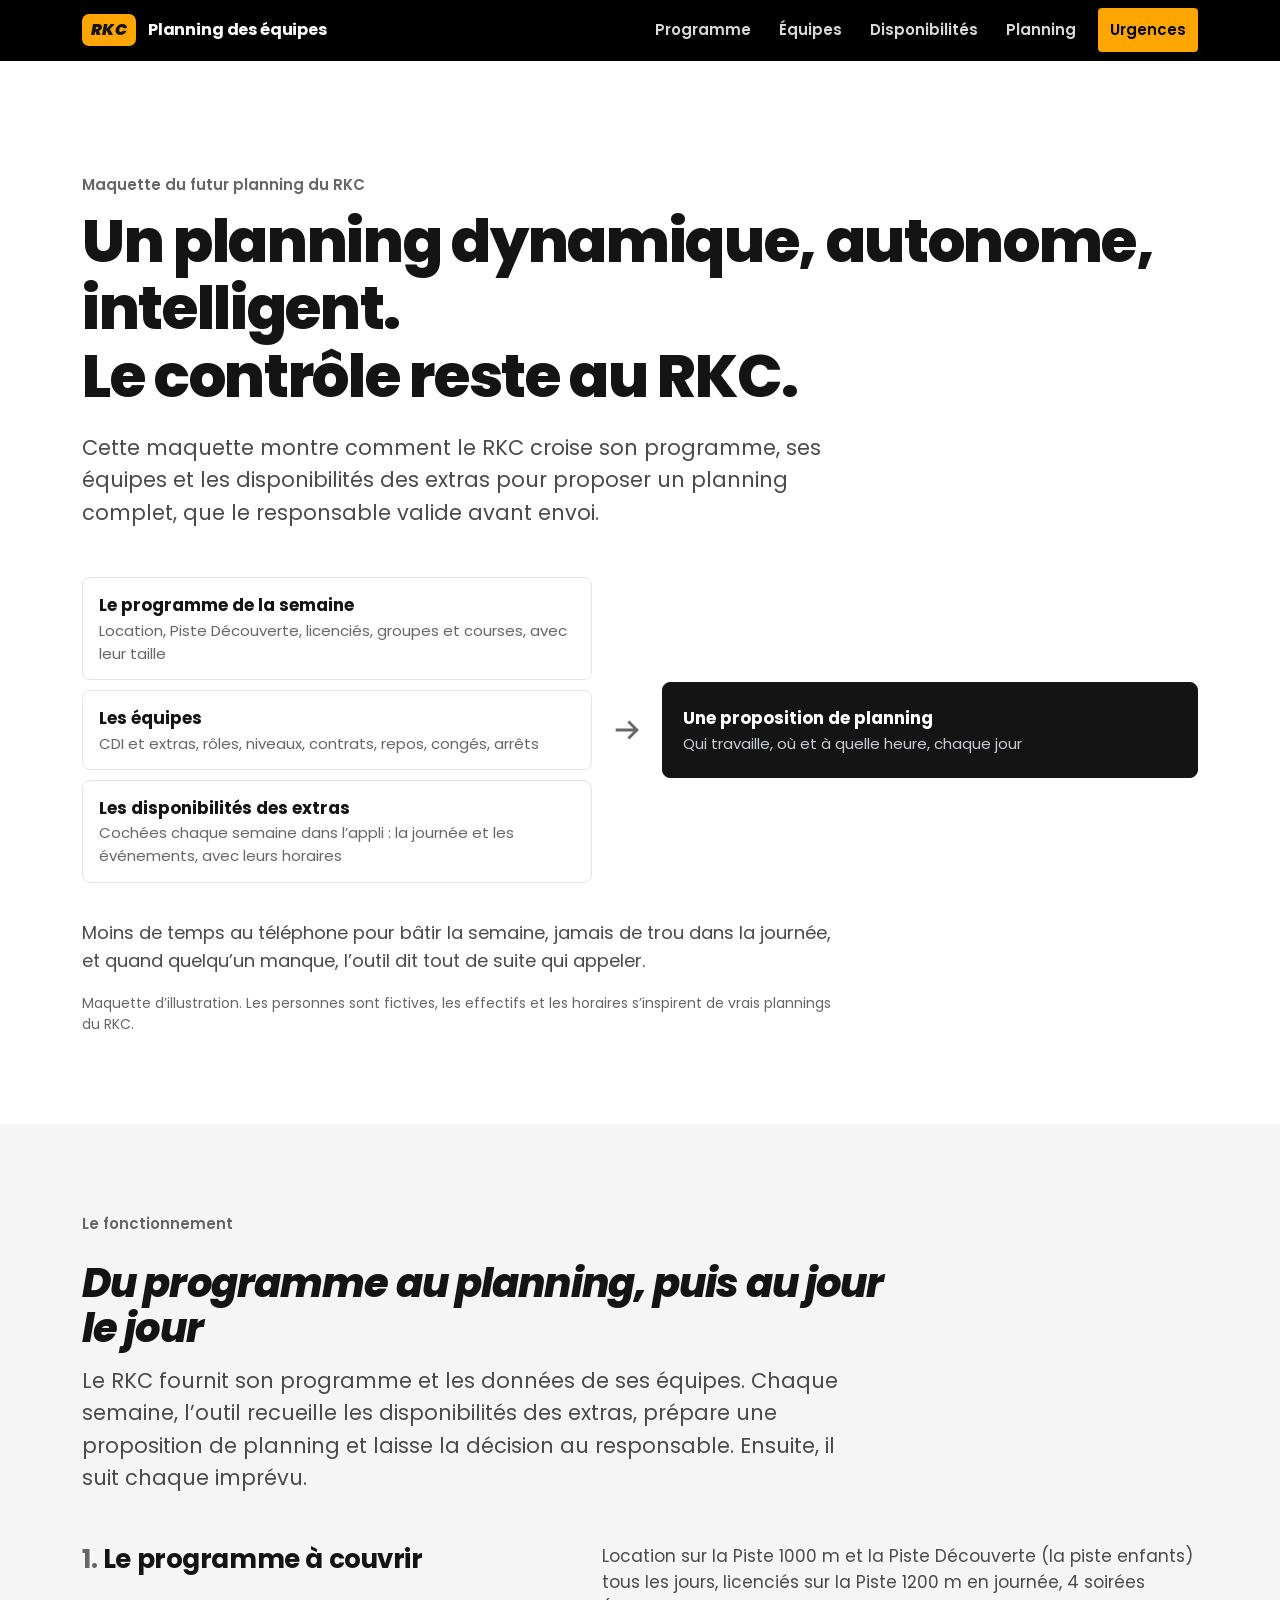
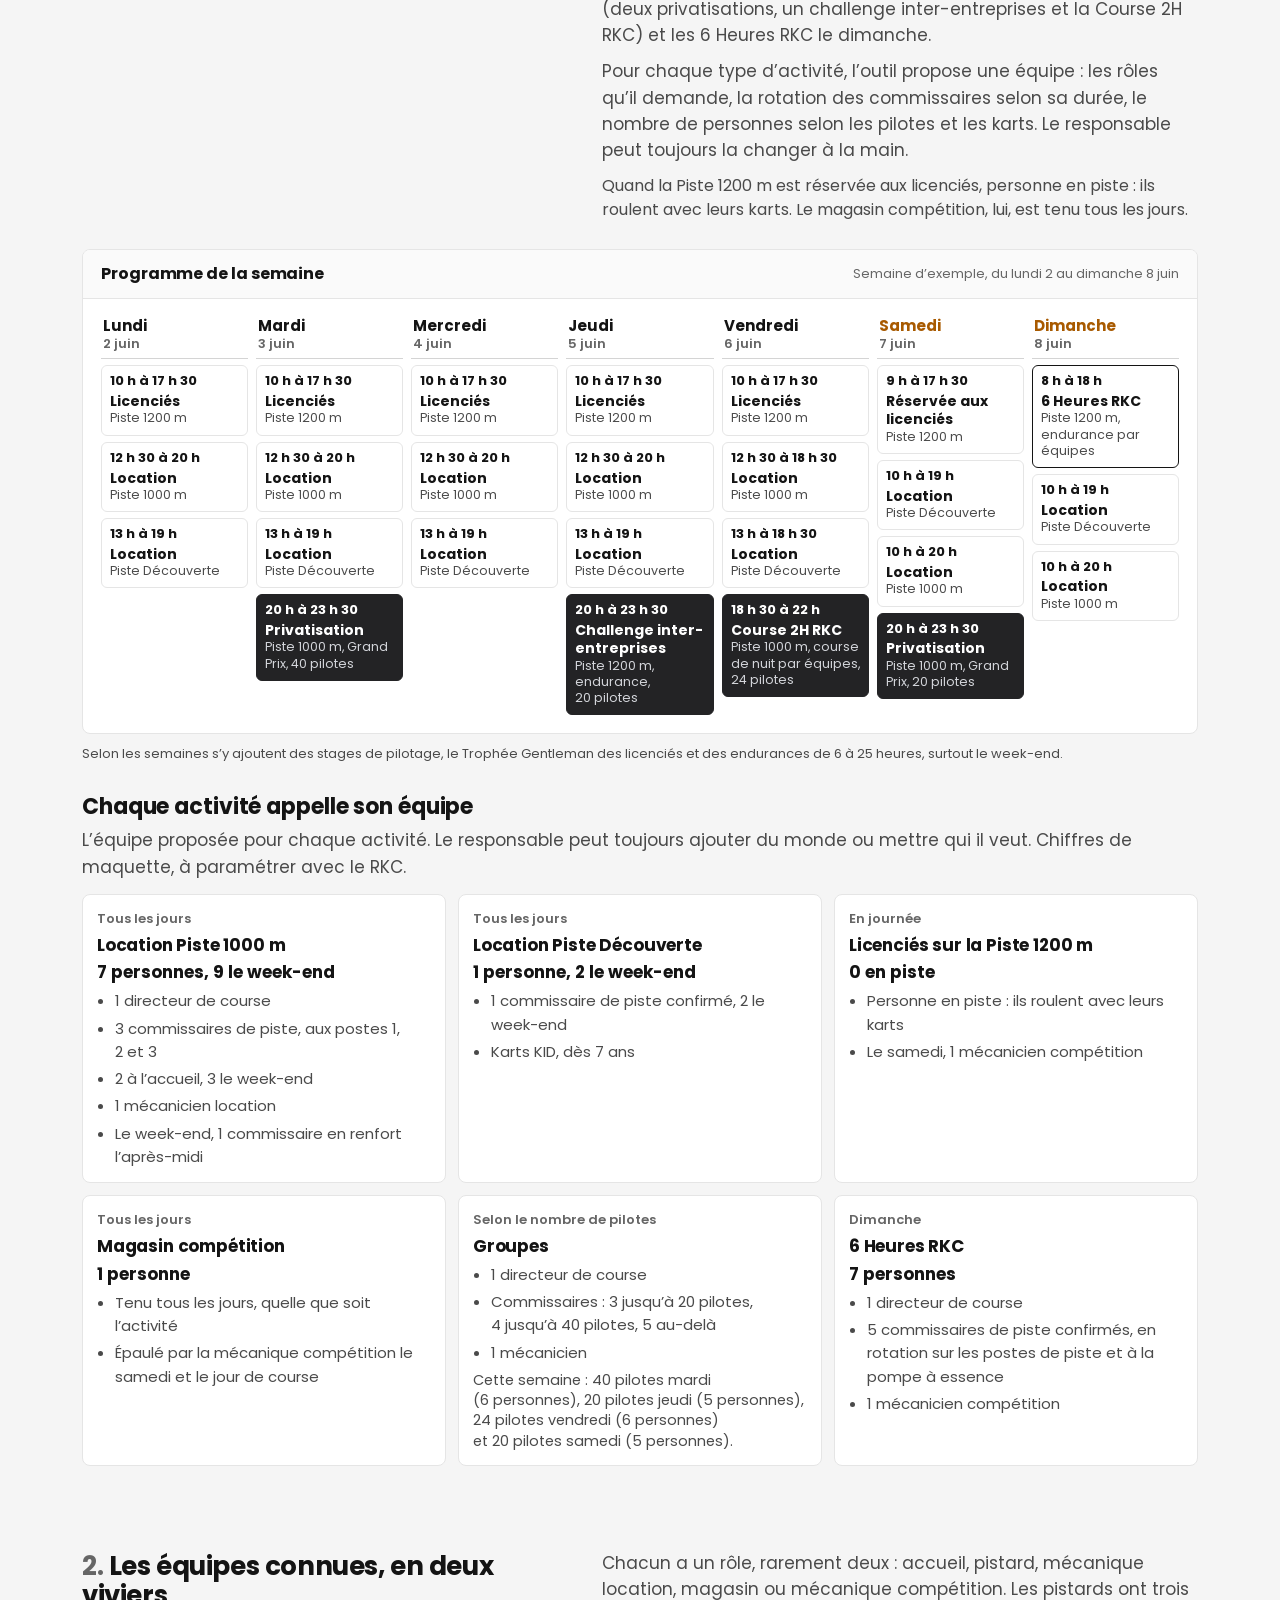
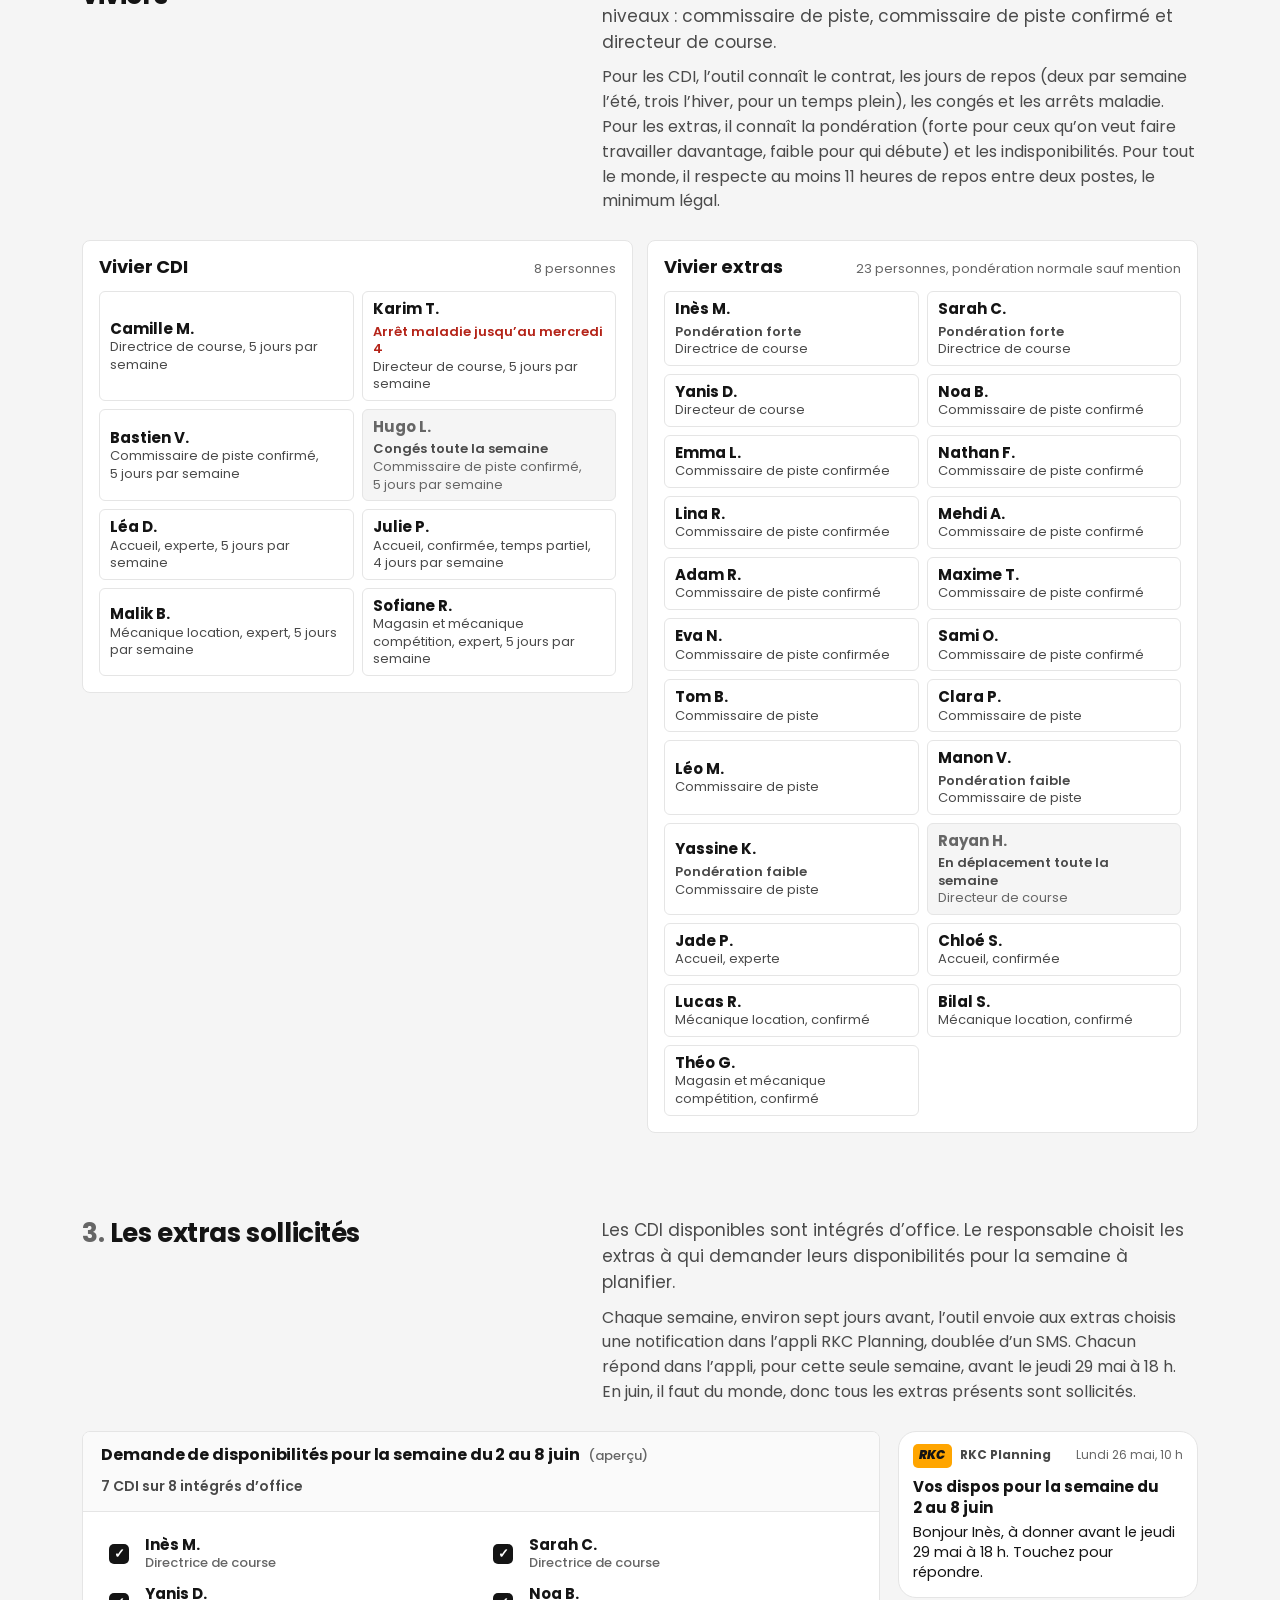
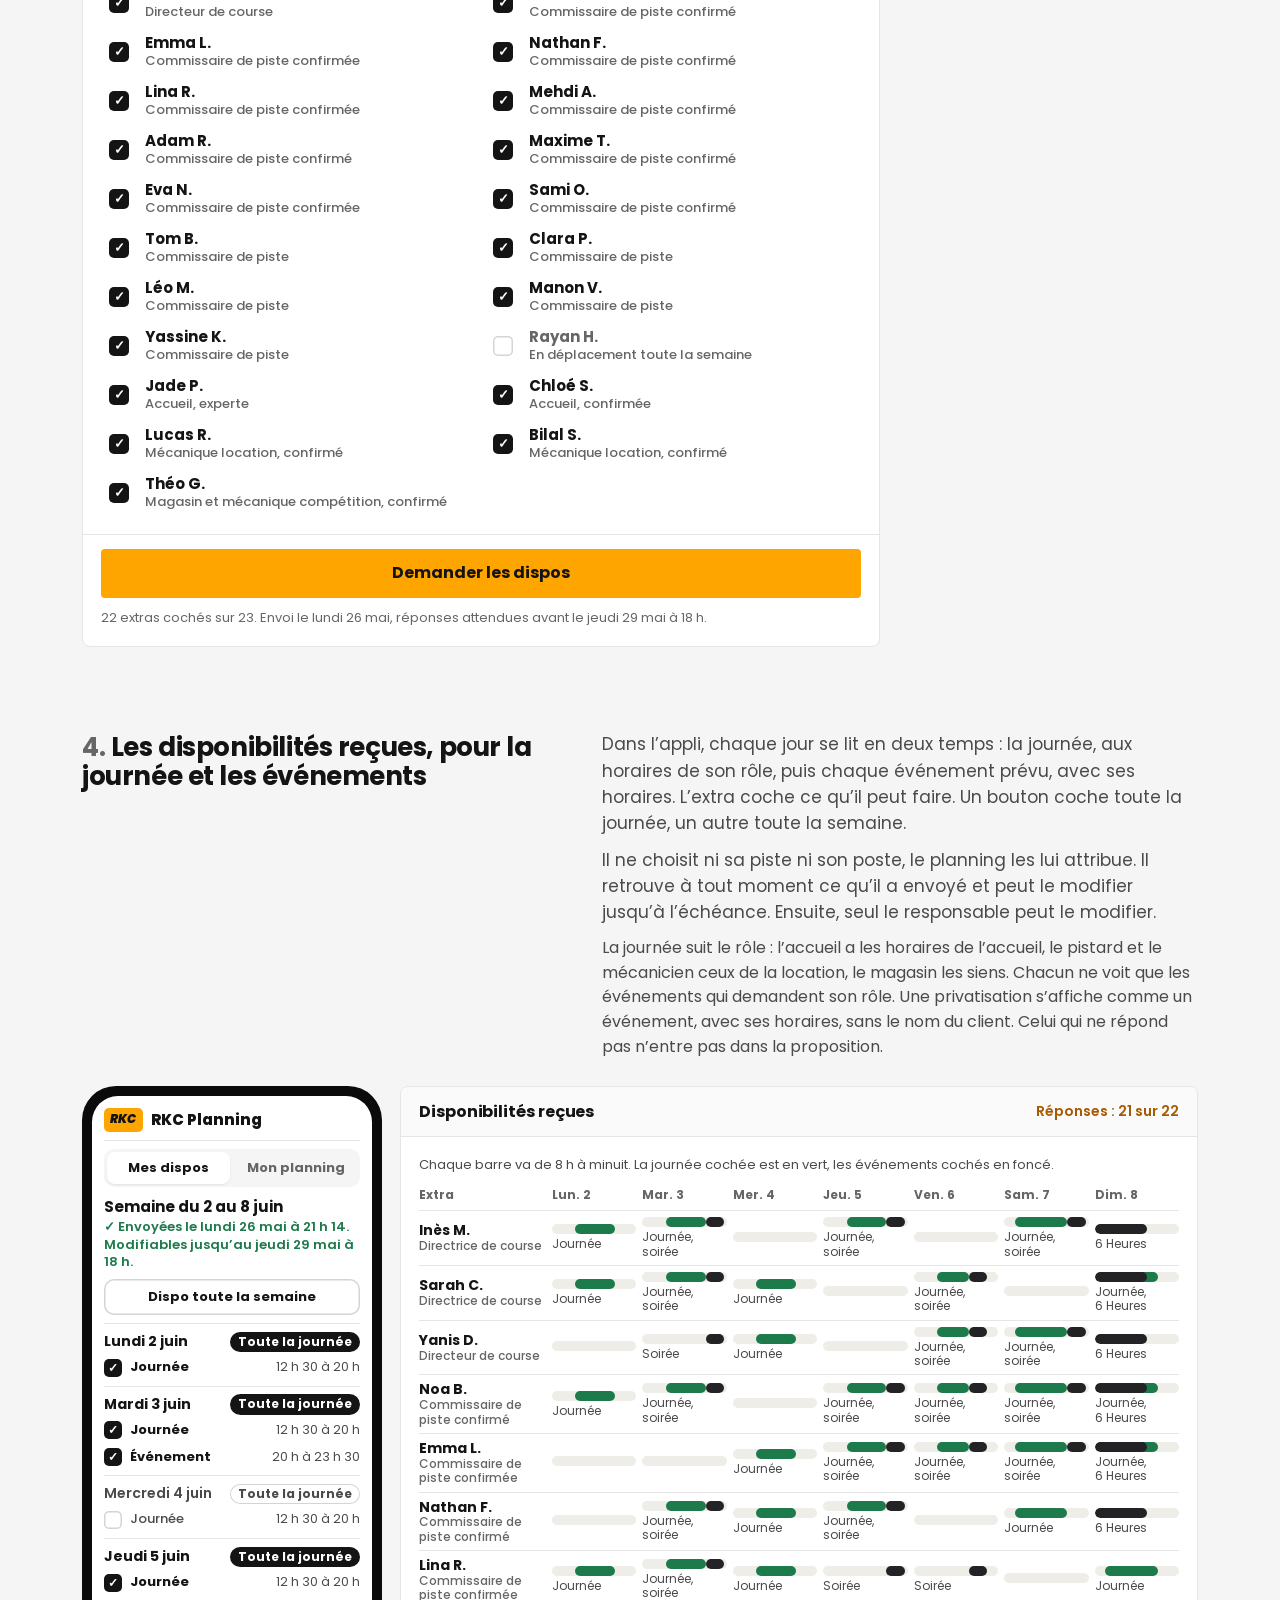
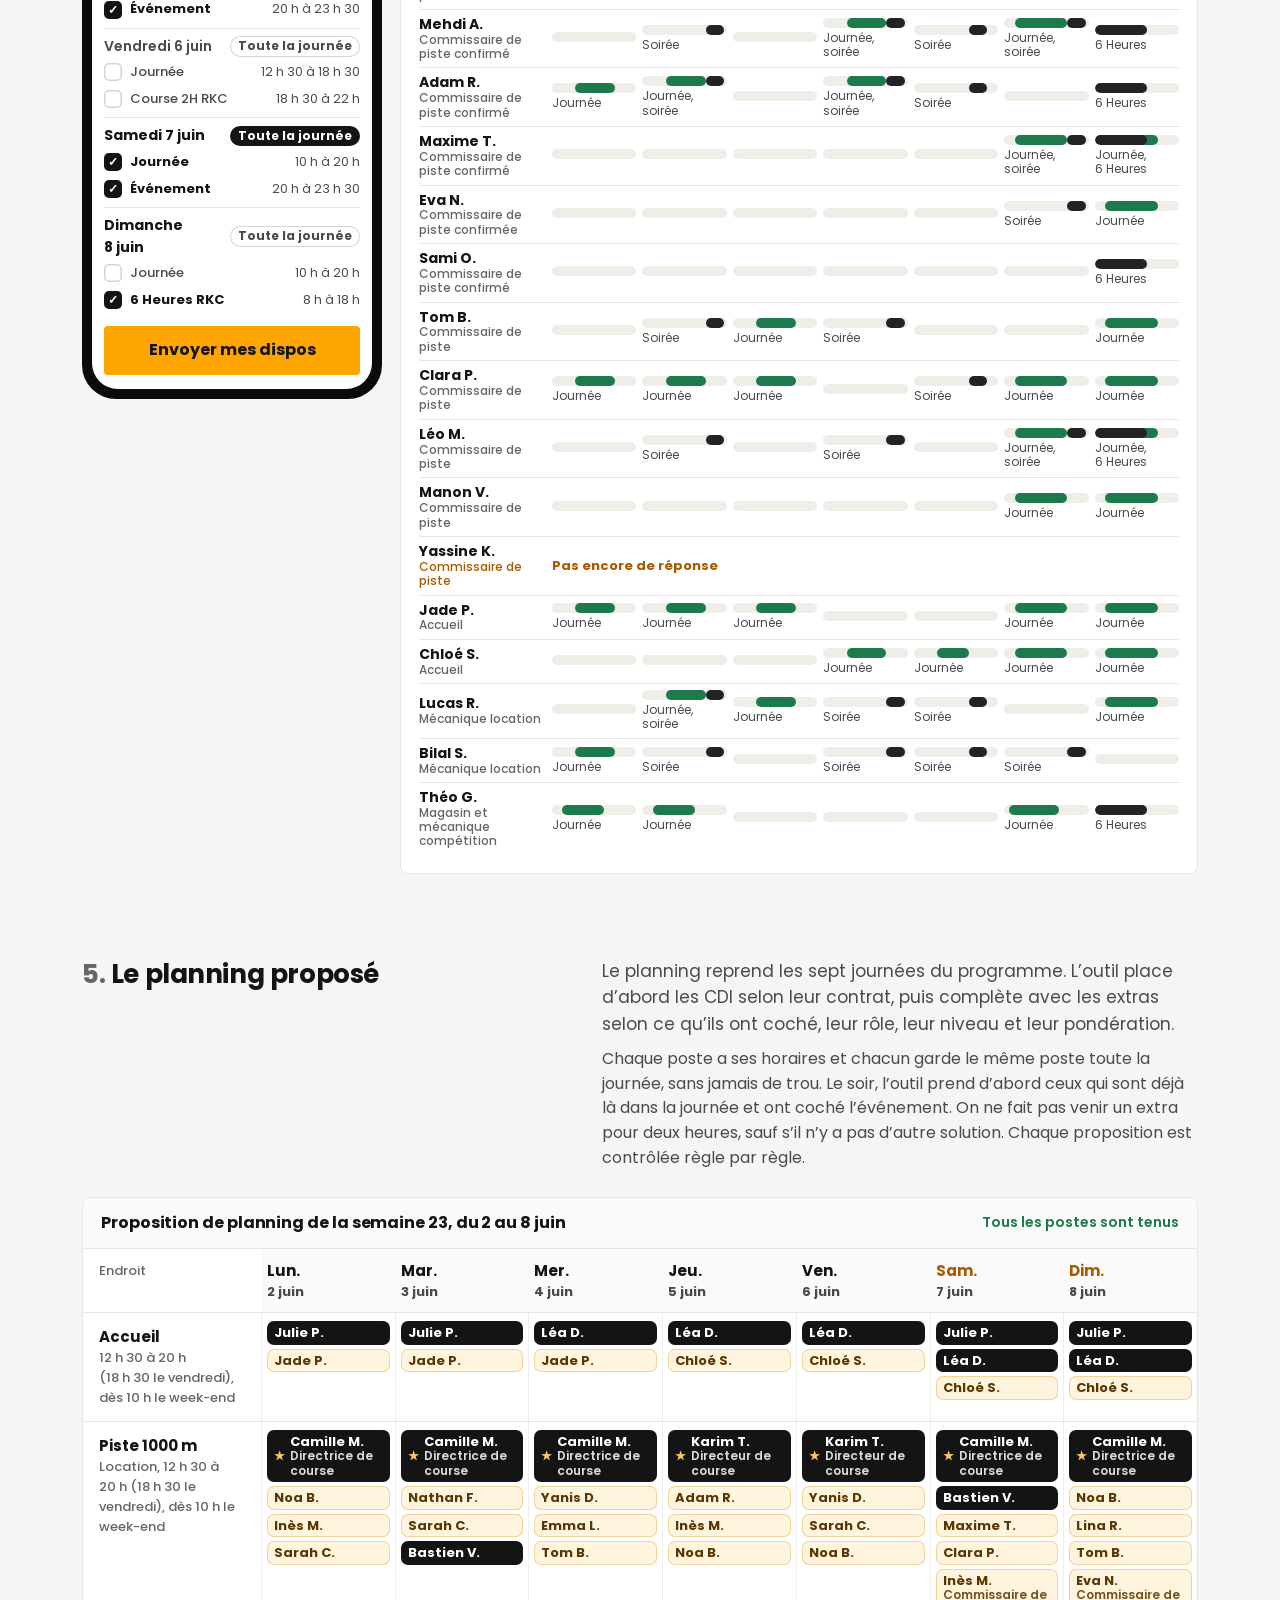
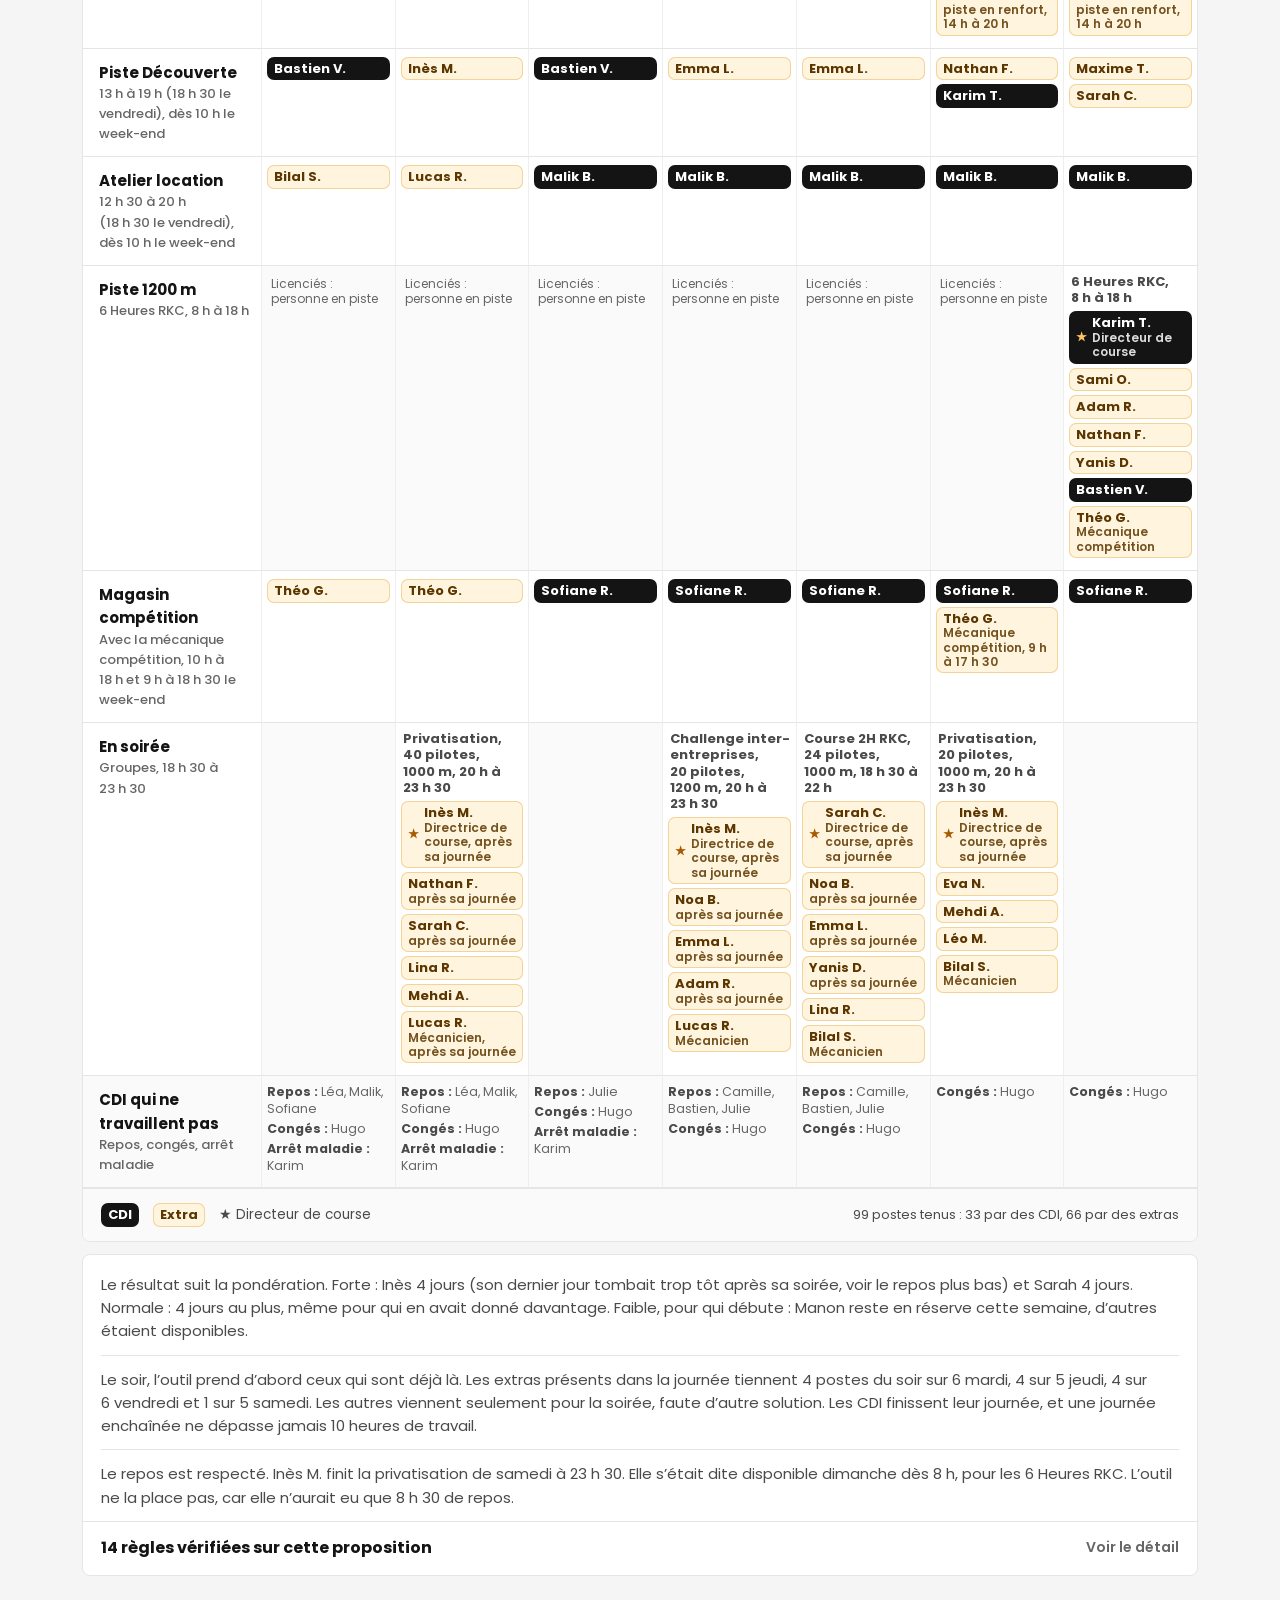
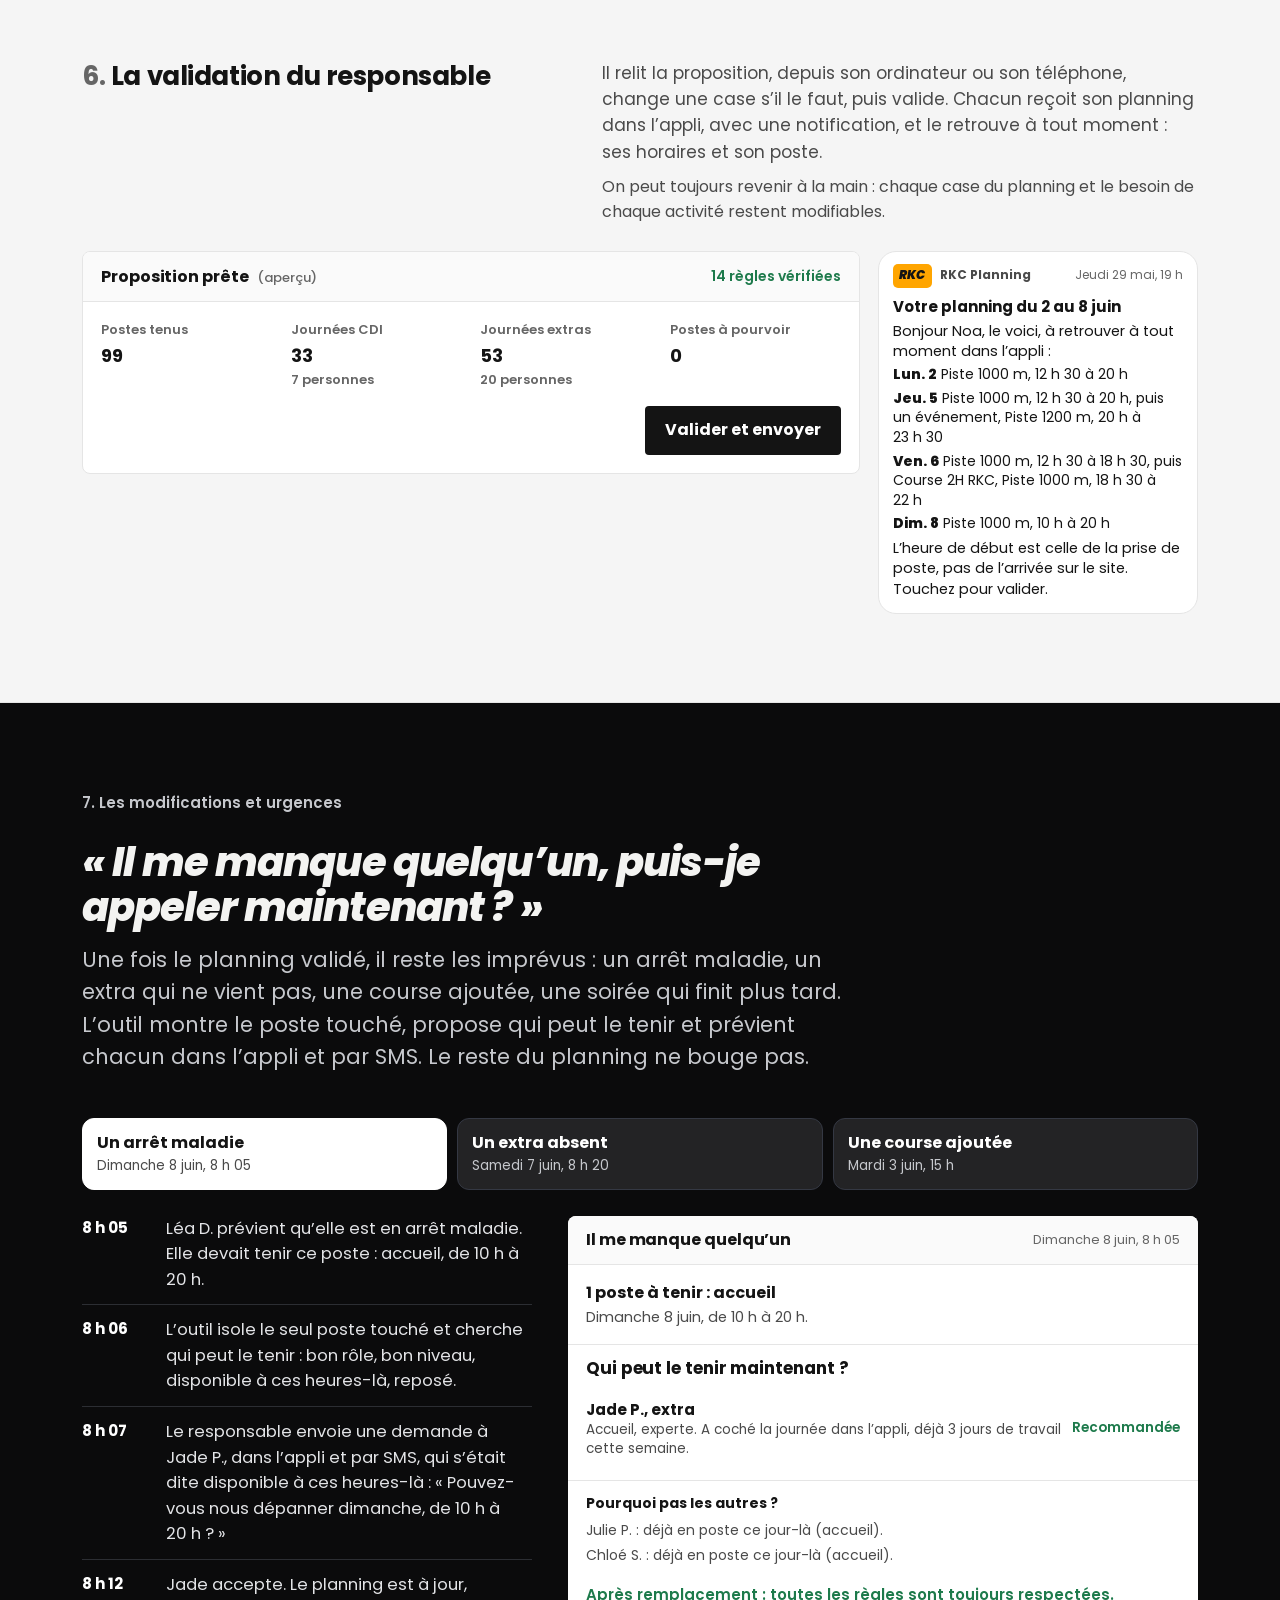
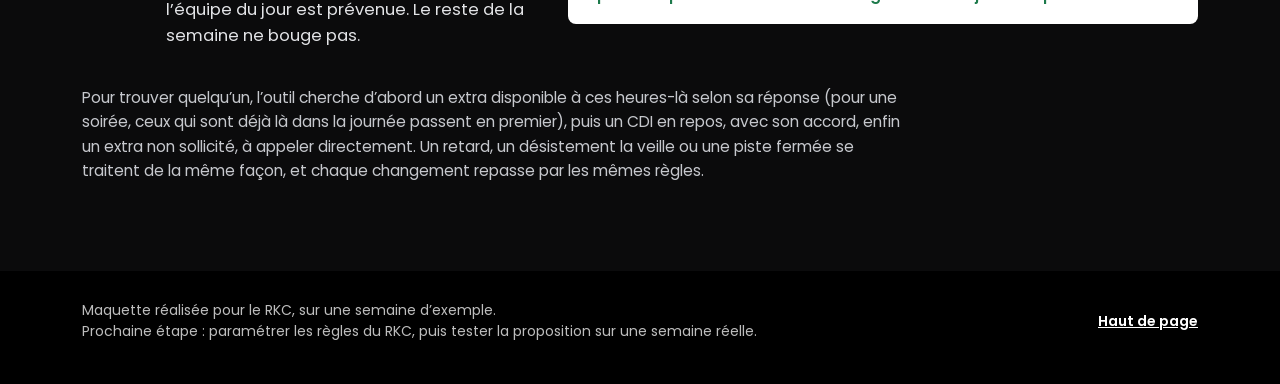
<file: index.html>
<!doctype html>
<html lang="fr">
<head>
  <meta charset="utf-8">
  <meta name="viewport" content="width=device-width, initial-scale=1">
  <title>Planning des équipes du RKC</title>
  <meta name="description" content="Maquette du futur planning des équipes du RKC. À partir du programme, des équipes et des disponibilités des extras, l’outil propose un planning que le responsable valide avant envoi.">
  <meta name="robots" content="noindex">
  <link rel="icon" href="data:image/svg+xml,%3Csvg xmlns='http://www.w3.org/2000/svg' viewBox='0 0 64 64'%3E%3Crect width='64' height='64' rx='14' fill='%23ffa500'/%3E%3Ctext x='32' y='42' font-family='Arial' font-size='26' font-weight='900' font-style='italic' text-anchor='middle' fill='%2315171c'%3ERKC%3C/text%3E%3C/svg%3E">
  <link rel="preconnect" href="https://fonts.googleapis.com">
  <link rel="preconnect" href="https://fonts.gstatic.com" crossorigin>
  <link rel="stylesheet" href="https://fonts.googleapis.com/css2?family=Poppins:ital,wght@0,400;0,500;0,600;0,700;0,800;1,700;1,800&display=swap">
  <style>
/* Maquette RKC · Planning des équipes. Une feuille, sans dépendance. */

:root {
  --encre: #141414;
  --encre-2: #4a4a4a;
  --encre-3: #666666;
  --fond: #ffffff;
  --fond-2: #f5f5f5;
  --fond-3: #eeeeee;
  --ligne: #e5e5e5;
  --ligne-2: #d4d4d4;
  --orange: #ffa500;
  --orange-fonce: #a85a00;
  --orange-pale: #fff4dd;
  --orange-ligne: #f3d39a;
  --nuit: #0b0b0c;
  --nuit-2: #232325;
  --cdi: #141414;
  --vert: #1d7a4b;
  --vert-pale: #e7f4ec;
  --rouge: #b42318;
  --rouge-pale: #fdecea;
  --bleu: #2c5aa0;
  --bleu-pale: #e9f0fa;
  --violet: #6a4bb3;
  --violet-pale: #f0ebfa;
  --rayon: 8px;
  --ombre: none;
  --police: "Poppins", -apple-system, BlinkMacSystemFont, "Segoe UI", Roboto, "Helvetica Neue", Arial, sans-serif;
  --largeur: 1180px;
  --marge: clamp(16px, 4vw, 32px);
}

*, *::before, *::after { box-sizing: border-box; }
html { -webkit-text-size-adjust: 100%; scroll-behavior: smooth; scroll-padding-top: 72px; }
@media (prefers-reduced-motion: reduce) { html { scroll-behavior: auto; } *, *::before, *::after { transition: none !important; animation: none !important; } }
body {
  margin: 0; background: var(--fond); color: var(--encre);
  font-family: var(--police); font-size: 17px; line-height: 1.55;
  -webkit-font-smoothing: antialiased; text-rendering: optimizeLegibility;
}
img, svg { display: block; max-width: 100%; }
button, input, select { font: inherit; color: inherit; }
button { cursor: pointer; }
:focus-visible { outline: 3px solid var(--orange); outline-offset: 2px; border-radius: 6px; }
.lien-evitement { position: absolute; left: 8px; top: 8px; z-index: 100; background: var(--encre); color: #fff; padding: 10px 14px; border-radius: 8px; transform: translateY(-160%); }
.lien-evitement:focus { transform: none; }
.conteneur { width: 100%; max-width: var(--largeur); margin: 0 auto; padding: 0 var(--marge); }
.chiffres { font-variant-numeric: tabular-nums; }

/* ---------- En-tête ---------- */
.entete {
  position: sticky; top: 0; z-index: 50; background: rgba(255, 255, 255, .92);
  backdrop-filter: saturate(1.4) blur(10px); -webkit-backdrop-filter: saturate(1.4) blur(10px);
  border-bottom: 1px solid var(--ligne);
}
.entete .conteneur { display: flex; align-items: center; justify-content: space-between; gap: 16px; min-height: 60px; }
.marque { display: flex; align-items: center; gap: 12px; text-decoration: none; color: var(--encre); }
.marque-logo {
  display: inline-grid; place-items: center; height: 32px; padding: 0 9px; border-radius: 7px;
  background: var(--orange); color: var(--encre); font-weight: 900; font-style: italic; letter-spacing: .02em; font-size: 16px;
}
.marque-nom { font-weight: 700; font-size: 16px; letter-spacing: -.01em; }
.entete nav { display: flex; align-items: center; gap: 4px; }
.entete nav a {
  text-decoration: none; color: var(--encre-2); font-size: 15px; font-weight: 600; padding: 10px 12px; border-radius: 8px;
}
.entete nav a:hover { background: var(--fond-2); color: var(--encre); }
.entete nav a.lien-fort { background: var(--encre); color: #fff; margin-left: 6px; }
.entete nav a.lien-fort:hover { background: #000; }
@media (max-width: 980px) { .entete nav a:not(.lien-fort) { display: none; } }
@media (max-width: 760px) { .marque-nom { font-size: 15px; } }

/* ---------- Typographie ---------- */
.surtitre { display: block; margin: 0 0 12px; font-size: 15px; font-weight: 600; color: var(--encre-3); }
h1, h2, h3, h4 { margin: 0; letter-spacing: -.022em; line-height: 1.12; }
h1 { font-size: clamp(36px, 6vw, 60px); font-weight: 800; }
h2 { font-size: clamp(28px, 3.8vw, 40px); font-weight: 800; font-style: italic; }
h3 { font-size: clamp(21px, 2.3vw, 26px); font-weight: 700; letter-spacing: -.016em; }
h4 { font-size: 17px; font-weight: 700; letter-spacing: -.005em; }
p { margin: 0; }
.chapo { font-size: clamp(18px, 2vw, 21px); line-height: 1.55; color: var(--encre-2); max-width: 760px; }
.texte-2 { color: var(--encre-2); }
.petit { font-size: 15px; }
.tres-petit { font-size: 13px; }

/* ---------- Sections ---------- */
.section { padding: clamp(48px, 7vw, 88px) 0; }
.section + .section { border-top: 1px solid var(--ligne); }
.section-claire { background: var(--fond-2); }
.section-nuit { background: var(--nuit); color: #f3f3f1; }
.section-nuit .chapo, .section-nuit .texte-2 { color: #c6c8cd; }
.section-nuit .surtitre { color: #c6c8cd; }
.tete-section { display: grid; gap: 14px; margin-bottom: clamp(26px, 4vw, 44px); max-width: 820px; }

/* ---------- Ouverture ---------- */
.ouverture { padding: clamp(48px, 9vw, 112px) 0 clamp(48px, 7vw, 88px); background: var(--fond); }
.ouverture h1 .accent { display: block; }
.ouverture .chapo { margin-top: 22px; }
.equation {
  margin-top: clamp(32px, 5vw, 48px); display: grid; grid-template-columns: 1fr auto 1.05fr; gap: 18px; align-items: stretch;
}
.entrees { display: grid; gap: 10px; }
.entree, .sortie {
  display: block; background: #fff; border: 1px solid var(--ligne); border-radius: var(--rayon); padding: 14px 16px;
}
.entree strong, .sortie strong { display: block; font-size: 17px; }
.entree span, .sortie span { display: block; font-size: 15px; color: var(--encre-3); }
.fleche-equation { display: grid; place-items: center; color: var(--encre-3); }
.fleche-equation svg { width: 34px; height: 34px; stroke: currentColor; fill: none; stroke-width: 2; }
.sortie { align-self: center; background: var(--encre); border-color: var(--encre); color: #fff; padding: 22px 20px; }
.sortie span { color: #c9ccd2; }
.benefices { margin-top: clamp(24px, 4vw, 36px); max-width: 760px; font-size: 18px; line-height: 1.55; color: var(--encre-2); }
@media (max-width: 860px) {
  .equation { grid-template-columns: 1fr; gap: 10px; }
  .entree, .sortie { padding: 11px 13px; }
  .fleche-equation svg { transform: rotate(90deg); }
}

/* ---------- Les quatre temps ---------- */
.temps { display: grid; gap: clamp(18px, 2.5vw, 26px); }
.temps + .temps { margin-top: clamp(48px, 7vw, 80px); }
.temps-texte { display: grid; grid-template-columns: minmax(0, 5fr) minmax(0, 6fr); gap: 10px 24px; align-items: start; }
.temps-texte h3 { padding-top: 6px; }
.temps-texte .explication { display: grid; gap: 10px; padding-top: 4px; }
.temps-numero { color: var(--encre-3); }
.temps-texte p { color: var(--encre-2); }
.temps-texte .note { font-size: 16px; color: var(--encre-2); }
@media (max-width: 760px) { .temps-texte .note { font-size: 15px; } }
.temps-visuel { min-width: 0; }
@media (max-width: 900px) {
  .temps-texte { grid-template-columns: minmax(0, 1fr); }
  .temps-texte .explication { grid-column: 1 / -1; }
}

/* Cadre « écran de l'outil » */
.ecran { position: relative; background: #fff; border: 1px solid var(--ligne); border-radius: var(--rayon); box-shadow: var(--ombre); overflow: hidden; }
.ecran-barre {
  display: flex; align-items: center; justify-content: space-between; gap: 12px; flex-wrap: wrap;
  padding: 14px 18px; border-bottom: 1px solid var(--ligne); background: #fafafa;
}
.ecran-barre h4 { font-size: 16px; }
.ecran-barre .tres-petit { color: var(--encre-3); }
.ecran-corps { padding: 18px; }
.pastille { display: inline; font-size: 14px; font-weight: 600; white-space: nowrap; color: var(--encre-2); }
.pastille.vert { color: var(--vert); }
.pastille.orange { color: var(--orange-fonce); }
.pastille.rouge { color: var(--rouge); }
.pastille.nuit { color: var(--encre); }

/* ---------- Temps 1 : le programme de la semaine ---------- */
table.programme { width: 100%; border-collapse: separate; border-spacing: 6px; table-layout: fixed; margin: -6px; width: calc(100% + 12px); }
.programme th { text-align: left; vertical-align: bottom; font-size: 13px; color: var(--encre-3); font-weight: 600; padding: 0 2px 4px; }
.programme thead th strong { display: block; font-size: 15px; color: var(--encre); }
.programme thead th.weekend strong { color: var(--orange-fonce); }
.programme th.piste { width: 132px; vertical-align: middle; font-size: 15px; color: var(--encre); font-weight: 700; }
.programme td { vertical-align: top; padding: 0; }
.bloc { border-radius: 8px; padding: 8px 9px 9px; font-size: 14px; line-height: 1.3; height: 100%; }
.bloc b { display: block; font-size: 14px; }
.bloc span { display: block; color: var(--encre-2); font-size: 13px; margin-top: 2px; }
.bloc.p1000 { background: var(--orange-pale); border-color: var(--orange); }
.bloc.enfants { background: var(--vert-pale); border-color: #3aa36b; }
.bloc.p1200 { background: var(--bleu-pale); border-color: var(--bleu); }
.bloc.soir { background: var(--nuit-2); border-color: #ffc560; color: #fff; }
.bloc.soir span { color: #d4d6db; }
.bloc.course { background: var(--rouge-pale); border-color: var(--rouge); }
.bloc.vide { background: transparent; border-left-color: transparent; color: #b8b4aa; }
.legende { display: flex; flex-wrap: wrap; gap: 8px 16px; margin-top: 14px; font-size: 14px; color: var(--encre-2); }
.legende i { display: inline-block; width: 12px; height: 12px; border-radius: 3px; margin-right: 6px; vertical-align: -1px; }
.semaine-mobile { display: none; }
@media (max-width: 760px) {
  table.programme { display: none; }
  .semaine-mobile { display: grid; gap: 10px; }
  .semaine-mobile .onglets-jours { display: flex; padding: 0 0 2px; }
  .semaine-mobile .jour[hidden] { display: none; }
  .semaine-mobile .jour { display: grid; grid-template-columns: 58px 1fr; gap: 10px; padding: 10px 0; border-top: 1px solid var(--ligne); }
  .semaine-mobile .jour:first-child { border-top: 0; padding-top: 0; }
  .semaine-mobile .jour-tete strong { display: block; font-size: 15px; }
  .semaine-mobile .jour-tete span { font-size: 13px; color: var(--encre-3); }
  .semaine-mobile .jour.weekend .jour-tete strong { color: var(--orange-fonce); }
  .semaine-mobile .jour-blocs { display: grid; gap: 6px; }
}

/* ---------- Temps 2 : les viviers ---------- */
.viviers { display: grid; grid-template-columns: minmax(0, 1fr) minmax(0, 1fr); gap: 14px; }
.vivier { border-radius: var(--rayon); padding: 16px; border: 1px solid var(--ligne); background: #fff; }
.vivier.cdi, .vivier.extras { background: #fff; border-color: var(--ligne); }
.vivier-tete { display: flex; align-items: baseline; justify-content: space-between; gap: 12px; margin-bottom: 12px; }
.vivier-tete h4 { font-size: 18px; }
.vivier-tete .tres-petit { color: var(--encre-3); }
.personnes { display: grid; grid-template-columns: 1fr; gap: 8px; }
.personne {
  display: grid; grid-template-columns: minmax(0, 1fr); gap: 9px; align-items: center;
  background: #fff; border: 1px solid var(--ligne); border-radius: 6px; padding: 7px 10px;
}
.personne.indispo { opacity: .78; background: var(--fond-2); }
.personne-nom { display: flex; align-items: center; gap: 4px 8px; flex-wrap: wrap; font-weight: 700; font-size: 15px; line-height: 1.3; }
.personne-metiers { font-size: 13px; color: var(--encre-2); line-height: 1.35; }
.niveau { font-weight: 650; }
.niveau.Expert { color: var(--encre); }
.niveau.Débutant { color: var(--orange-fonce); }
.etiquette { display: block; flex-basis: 100%; font-size: 13px; font-weight: 600; line-height: 1.35; color: var(--encre-2); }
.etiquette.arret { color: var(--rouge); }
@media (min-width: 1000px) { .personnes { grid-template-columns: minmax(0, 1fr) minmax(0, 1fr); } }
@media (max-width: 700px) { .viviers { grid-template-columns: 1fr; } }
@media (min-width: 360px) and (max-width: 700px) { .personnes { grid-template-columns: minmax(0, 1fr) minmax(0, 1fr); } .personne { grid-template-columns: 1fr; gap: 4px; } .personne .avatar { display: none; } }

/* ---------- Temps 3 : la demande de disponibilités ---------- */
.demande { display: grid; grid-template-columns: minmax(0, 5fr) minmax(0, 7fr); gap: 0; }
.demande > div { min-width: 0; }
.demande .colonne-choix { border-right: 1px solid var(--ligne); }
.liste-cases { display: grid; gap: 2px; margin: 0; padding: 0; list-style: none; }
.case {
  display: grid; grid-template-columns: 26px 1fr auto; gap: 10px; align-items: center;
  padding: 8px 10px; border-radius: 9px; min-height: 44px; cursor: pointer;
}
.case:hover { background: var(--fond-2); }
.case input { width: 20px; height: 20px; accent-color: var(--encre); margin: 0; }
.case .qui { font-weight: 650; font-size: 15px; line-height: 1.25; }
.case .qui small { display: block; font-weight: 500; color: var(--encre-3); font-size: 13px; }
.case.desactivee { cursor: not-allowed; opacity: .6; }
.case.desactivee:hover { background: transparent; }
.bouton {
  display: inline-flex; align-items: center; justify-content: center; gap: 10px; min-height: 48px; padding: 12px 20px;
  border-radius: 11px; border: 0; background: var(--encre); color: #fff; font-weight: 700; font-size: 16px; text-decoration: none;
}
.bouton:hover { background: #000; }
.bouton.orange { background: var(--orange); color: var(--encre); }
.bouton.orange:hover { background: #ffad1f; }
.bouton.discret { background: #fff; color: var(--encre); box-shadow: inset 0 0 0 1.5px var(--ligne-2); }
.bouton.discret:hover { background: var(--fond-2); }
.bouton[disabled] { opacity: .45; cursor: not-allowed; }
.bouton.large { width: 100%; }
.envoi { padding: 14px 18px 18px; border-top: 1px solid var(--ligne); display: grid; gap: 10px; }
.envoi .tres-petit { color: var(--encre-3); }
.reponses-tete { display: grid; grid-template-columns: 1fr repeat(7, 26px); gap: 4px; align-items: end; padding: 0 4px 8px; font-size: 12px; font-weight: 700; color: var(--encre-3); text-align: center; }
.reponses-tete span:first-child { text-align: left; }
.reponse { display: grid; grid-template-columns: 1fr repeat(7, 26px); gap: 4px; align-items: center; padding: 5px 4px; border-top: 1px solid var(--ligne); }
.reponse .qui { font-size: 14.5px; font-weight: 650; line-height: 1.2; min-width: 0; }
.reponse .qui small { display: block; font-weight: 500; font-size: 12.5px; color: var(--encre-3); }
.dispo { width: 22px; height: 22px; border-radius: 6px; justify-self: center; background: #f0eee9; position: relative; }
.dispo.journee { background: var(--vert); }
.dispo.soir { background: var(--nuit-2); }
.reponse.attente .qui small { color: var(--orange-fonce); font-weight: 650; }
.reponse.attente .dispo { background: transparent; box-shadow: inset 0 0 0 1.5px var(--ligne); }
@media (max-width: 760px) {
  .demande { grid-template-columns: 1fr; }
  .demande .colonne-choix { border-right: 0; border-bottom: 1px solid var(--ligne); }
  .reponses-tete, .reponse { grid-template-columns: 1fr repeat(7, 22px); gap: 3px; }
  .dispo { width: 19px; height: 19px; border-radius: 5px; }
}

/* ---------- Temps 4 : le planning ---------- */
.planning-cadre { position: relative; overflow-x: auto; -webkit-overflow-scrolling: touch; }
table.planning { width: 100%; border-collapse: separate; border-spacing: 0; min-width: 900px; table-layout: fixed; }
.planning th, .planning td { vertical-align: top; text-align: left; }
.planning thead th {
  position: sticky; top: 0; background: #fafafa; z-index: 1; padding: 10px 6px; font-size: 13px; color: var(--encre-2);
  border-bottom: 1px solid var(--ligne); font-weight: 700;
}
.planning thead th strong { display: block; font-size: 15px; color: var(--encre); }
.planning thead th.weekend strong { color: var(--orange-fonce); }
.planning th.endroit { width: 178px; padding: 12px 12px 12px 16px; font-size: 14px; border-bottom: 1px solid var(--ligne); background: #fff; }
.planning th.endroit strong { display: block; font-size: 15px; color: var(--encre); }
.planning th.endroit span { display: block; font-weight: 500; color: var(--encre-3); font-size: 13px; }
.planning td { padding: 8px 5px; border-bottom: 1px solid var(--ligne); border-left: 1px solid #eeeeee; }
.planning td.ferme { position: relative; background: #fafafa; }
.planning tr.repos-ligne th, .planning tr.repos-ligne td { background: #fafafa; }
.planning tr.repos-ligne td { font-size: 12.5px; color: var(--encre-3); line-height: 1.35; }
.absents { display: grid; gap: 3px; }
.absents b { color: var(--encre-2); font-weight: 700; }
.nom {
  display: flex; align-items: center; gap: 5px; border-radius: 7px; padding: 4px 7px; margin-bottom: 4px;
  font-size: 13px; font-weight: 650; line-height: 1.2; background: var(--cdi); color: #fff; min-width: 0;
}
.nom.extra { background: var(--orange-pale); color: #5c3600; box-shadow: inset 0 0 0 1px var(--orange-ligne); }
.nom .role { display: block; font-size: 12px; font-weight: 550; opacity: .85; }
.nom.vide { background: var(--rouge-pale); color: var(--rouge); box-shadow: inset 0 0 0 1.5px #f3b8b1; }
.nom.change { box-shadow: inset 0 0 0 2px var(--vert); }
.nom .etoile { color: #ffc560; font-size: 12px; }
.nom.extra .etoile { color: var(--orange-fonce); }
.nom span.txt { min-width: 0; overflow: hidden; text-overflow: ellipsis; }
.planning-pied { display: flex; flex-wrap: wrap; align-items: center; justify-content: space-between; gap: 12px; padding: 14px 18px; border-top: 1px solid var(--ligne); background: #fafafa; }
.legende-planning { display: flex; flex-wrap: wrap; gap: 8px 14px; font-size: 13.5px; color: var(--encre-2); align-items: center; }
.legende-planning .nom { display: inline-flex; margin: 0; }
.onglets-jours { display: none; }
@media (max-width: 1023px) {
  .planning-cadre.mobile-jour table.planning { display: none; }
  .onglets-jours { display: flex; gap: 5px; overflow-x: auto; padding: 12px 14px 4px; -webkit-overflow-scrolling: touch; }
  .onglets-jours button {
    flex: 1 0 44px; min-width: 44px; min-height: 48px; border-radius: 10px; border: 1px solid var(--ligne-2); background: #fff;
    font-size: 13px; font-weight: 700; line-height: 1.15; padding: 6px 2px;
  }
  .onglets-jours button[aria-selected="true"] { background: var(--encre); color: #fff; border-color: var(--encre); }
  .onglets-jours button small { display: block; font-weight: 600; font-size: 12px; opacity: .8; }
}
.vue-jour { display: none; }
@media (max-width: 1023px) {
  .planning-cadre.mobile-jour .vue-jour { display: grid; gap: 0; padding: 6px 14px 14px; }
  .vue-jour .rangee { display: grid; grid-template-columns: 112px 1fr; gap: 10px; padding: 10px 0; border-top: 1px solid var(--ligne); }
  .vue-jour .rangee:first-child { border-top: 0; }
  .vue-jour .rangee strong { font-size: 14px; display: block; line-height: 1.25; }
  .vue-jour .rangee small { font-size: 12.5px; color: var(--encre-3); display: block; }
  .vue-jour .noms { display: flex; flex-wrap: wrap; gap: 5px; }
  .vue-jour .nom { margin: 0; font-size: 13.5px; }
}

/* Règles tenues, sous le planning */
.regles { display: grid; grid-template-columns: repeat(3, minmax(0, 1fr)); gap: 0 18px; margin: 0; padding: 16px 18px; list-style: none; }
.regles li { font-size: 14.5px; color: var(--encre-2); line-height: 1.4; padding: 7px 0; border-top: 1px solid var(--ligne); }
.regles li.ko { color: var(--rouge); font-weight: 600; }
@media (max-width: 1000px) { .regles { grid-template-columns: repeat(2, minmax(0, 1fr)); } }
@media (max-width: 640px) { .regles { grid-template-columns: 1fr; } }
.exemple-repos { margin: 0 18px; padding: 12px 0; font-size: 15px; color: var(--encre-2); }

/* ---------- La piste seule ne suffit jamais ---------- */
.besoins { display: grid; grid-template-columns: repeat(auto-fit, minmax(230px, 1fr)); gap: 12px; }
@media (min-width: 1100px) { .besoins { grid-template-columns: repeat(5, minmax(0, 1fr)); } }
@media (min-width: 360px) and (max-width: 640px) { .besoins { grid-template-columns: repeat(2, minmax(0, 1fr)); gap: 8px; } .besoin { padding: 12px; } .besoin h4 { font-size: 16px; } .besoin ul { font-size: 14px; } }
.besoin { background: #fff; border: 1px solid var(--ligne); border-radius: var(--rayon); padding: 14px; display: grid; gap: 6px; align-content: start; }
.besoin .piste { font-size: 13px; font-weight: 600; color: var(--encre-3); }
.besoin h4 { font-size: 18px; }
.besoin ul { margin: 0; padding: 0 0 0 18px; list-style: disc; display: grid; gap: 4px; font-size: 15px; color: var(--encre-2); }
.besoin .total { font-size: 17px; font-weight: 700; line-height: 1.3; }
.besoin .total small { font-size: inherit; font-weight: inherit; color: inherit; }
.principes { margin-top: clamp(20px, 3vw, 28px); display: grid; grid-template-columns: 1fr; gap: 14px; }
.principe.bandeau { grid-template-columns: auto 1fr; align-items: center; gap: 6px 18px; padding: 20px 22px; }
.principe.bandeau strong { font-size: 20px; }
@media (max-width: 700px) { .principe.bandeau { grid-template-columns: 1fr; } }
.principe { padding: 18px; border-radius: var(--rayon); background: var(--encre); color: #fff; display: grid; gap: 6px; align-content: start; }
.principe strong { font-size: 18px; letter-spacing: -.01em; }
.principe span { color: #c9ccd2; font-size: 15.5px; }
@media (max-width: 860px) { .principes { grid-template-columns: 1fr; } }

/* ---------- Imprévus ---------- */
.situations { display: flex; flex-wrap: wrap; gap: 8px; margin: 0 0 clamp(24px, 4vw, 36px); padding: 0; list-style: none; }
.situations li { padding: 9px 14px; border-radius: 999px; background: var(--nuit-2); color: #fff; font-size: 15px; font-weight: 600; border: 1px solid #343843; }
.imprevu { display: grid; grid-template-columns: minmax(0, 5fr) minmax(0, 7fr); gap: clamp(20px, 3vw, 36px); align-items: start; }
.fil { margin: 0; padding: 0; list-style: none; display: grid; }
.fil li { display: grid; grid-template-columns: 70px minmax(0, 1fr); gap: 4px 14px; padding: 12px 0; border-top: 1px solid #2c2e33; }
.fil li:first-child { border-top: 0; padding-top: 0; }
.fil .heure { display: block; font-size: 15px; font-weight: 700; color: #fff; }
.fil p { color: #e3e4e7; font-size: 16.5px; }
.carte-appel { background: #fff; color: var(--encre); border-radius: var(--rayon); overflow: hidden; }
.carte-appel .ecran-barre { background: #fafafa; }
.alerte { display: block; padding: 16px 18px; border-bottom: 1px solid var(--ligne); }
.alerte .signe { display: none; }
.alerte strong { display: block; font-size: 16px; }
.alerte span { display: block; font-size: 14.5px; color: var(--encre-2); }
.candidats { margin: 0; padding: 6px 12px 12px; list-style: none; display: grid; gap: 6px; }
.candidat { display: grid; grid-template-columns: minmax(0, 1fr) auto; gap: 10px; align-items: center; padding: 10px 6px; }
.candidat + .candidat { border-top: 1px solid var(--ligne); }
.candidat strong { display: block; font-size: 15px; }
.candidat span { display: block; font-size: 13.5px; color: var(--encre-2); line-height: 1.35; }
.ecartes { padding: 12px 18px 16px; border-top: 1px solid var(--ligne); font-size: 14px; color: var(--encre-2); }
.ecartes strong { color: var(--encre); }
.ecartes ul { margin: 6px 0 0; padding: 0; list-style: none; display: grid; gap: 3px; }
@media (max-width: 900px) { .imprevu { grid-template-columns: 1fr; } }

.message-flash { display: block; margin-top: 12px; font-size: 15px; font-weight: 600; color: var(--vert); }
.message-flash.alerte-rouge { color: var(--rouge); }

/* ---------- Pied ---------- */
.pied { padding: 28px 0 40px; border-top: 1px solid var(--ligne); color: var(--encre-3); font-size: 14px; }
.pied a { color: var(--encre-2); font-weight: 600; }
.pied .conteneur { display: flex; flex-wrap: wrap; gap: 10px 24px; justify-content: space-between; align-items: center; }

/* Utilitaires */
.visuellement-cache { position: absolute !important; width: 1px; height: 1px; overflow: hidden; clip: rect(0 0 0 0); white-space: nowrap; }
.pile { display: grid; gap: 14px; }

/* Liste d'extras de l'étape 3 (visuel) : deux colonnes quand la place le permet */
.liste-cases.deux { grid-template-columns: repeat(2, minmax(0, 1fr)); gap: 2px 8px; }
.liste-cases.deux .case { min-height: 40px; padding: 6px 8px; }
@media (max-width: 1100px) { .liste-cases.deux { grid-template-columns: 1fr; } }
@media (min-width: 360px) and (max-width: 760px) { .liste-cases.deux.visuel { grid-template-columns: repeat(2, minmax(0, 1fr)); } }
.ponderation-resultat { margin: 0 18px; padding: 12px 0; font-size: 15px; color: var(--encre-2); }
.ponderation-resultat + .ponderation-resultat, .ponderation-resultat + .exemple-repos { border-top: 1px solid var(--ligne); }

/* Règles repliées derrière une ligne de synthèse */
details.controle { border-top: 1px solid var(--ligne); }
details.controle summary {
  list-style: none; cursor: pointer; display: flex; align-items: center; justify-content: space-between; gap: 12px;
  padding: 14px 18px; font-weight: 700; font-size: 16px; min-height: 52px;
}
details.controle summary::-webkit-details-marker { display: none; }
details.controle summary .ouvrir { font-weight: 600; font-size: 14px; color: var(--encre-3); white-space: nowrap; }
details.controle summary .ok { display: none; }

.la-suite { margin-top: 22px; font-size: 17px; color: var(--encre-2); max-width: 760px; }
.la-suite strong { color: var(--encre); }

/* Programme : ligne des postes à tenir */
.programme tr.postes th, .programme tr.postes td { border-top: 1px solid var(--ligne-2); padding-top: 8px; }
.programme tr.postes th small { display: block; font-size: 13px; font-weight: 500; color: var(--encre-3); }
.programme tr.postes .nombre { display: block; font-size: 24px; font-weight: 800; letter-spacing: -.02em; padding-left: 4px; }
.programme td[colspan] .bloc { display: flex; align-items: baseline; gap: 10px; flex-wrap: wrap; }
.programme td[colspan] .bloc span { margin-top: 0; }
@media (max-width: 760px) {
  .semaine-mobile .quotidien { font-size: 15px; color: var(--encre-2); padding: 4px 0 8px; }
  .semaine-mobile .jour { grid-template-columns: 64px 1fr; align-items: start; gap: 10px; padding: 9px 0; }
  .semaine-mobile .postes-jour { display: block; font-size: 13px; font-weight: 700; color: var(--encre-2); margin-top: 2px; }
  .semaine-mobile .jour-blocs { gap: 5px; }
  .semaine-mobile .jour-blocs:empty::before { content: "Licenciés sur la 1200 m"; font-size: 14px; color: var(--encre-3); }
}
/* La piste seule ne suffit jamais */
.piste-seule { margin-top: clamp(22px, 3vw, 30px); display: grid; gap: 8px; }
.piste-seule h4 { font-size: clamp(19px, 2vw, 22px); }
.piste-seule .besoins { grid-template-columns: repeat(4, minmax(0, 1fr)); margin-top: 6px; }
.besoin p { font-size: 14.5px; color: var(--encre-2); line-height: 1.4; }
.besoin .points { display: flex; gap: 4px; flex-wrap: wrap; min-height: 10px; }
@media (max-width: 900px) { .piste-seule .besoins { grid-template-columns: repeat(2, minmax(0, 1fr)); } }
@media (max-width: 359px) { .piste-seule .besoins { grid-template-columns: 1fr; } }

/* Cases dessinées (temps 3) : un aperçu, pas un contrôle */
.faux-case { width: 20px; height: 20px; border-radius: 5px; display: grid; place-items: center; font-size: 13px; font-weight: 900; box-shadow: inset 0 0 0 1.5px var(--ligne-2); }
.faux-case.cochee { background: var(--encre); color: #fff; box-shadow: none; }
.liste-cases.visuel .case { cursor: default; }
.liste-cases.visuel .case:hover { background: transparent; }
.entete-groupe { font-size: 13px; font-weight: 700; color: var(--encre-2); margin: 0 0 5px 2px; line-height: 1.25; }
/* Ouverture plus serrée sur téléphone : la sortie et les apports remontent */
@media (max-width: 760px) {
  .ouverture { padding-top: 28px; }
  .ouverture h1 { font-size: 32px; }
  .ouverture .chapo { margin-top: 14px; font-size: 17px; }
  .entree > div > span { display: none; }
  .entree, .sortie { padding: 9px 12px; }
  .equation { margin-top: 18px; }
  .benefices { margin-top: 18px; font-size: 17px; }
}

/* La validation du responsable, une étape à part entière */
.validation { margin-top: clamp(20px, 3vw, 28px); display: flex; align-items: center; justify-content: space-between; gap: 16px 24px; flex-wrap: wrap;
  padding: 18px 22px; border-radius: var(--rayon); background: #fff; border: 1.5px solid var(--encre); }
.validation h3 { font-size: 20px; margin-bottom: 4px; }
.validation p { color: var(--encre-2); max-width: 720px; }

.famille-regles { margin: 6px 18px 0; padding-top: 12px; font-size: 14px; font-weight: 750; color: var(--encre); }
.famille-regles + .regles { padding-top: 8px; }

/* ---------- Ouverture : la nature de la maquette ---------- */
.avertissement { margin-top: 18px; font-size: 14px; color: var(--encre-3); max-width: 760px; }

/* ---------- 1. Chaque activité appelle son équipe ---------- */
.equipe-activite { margin-top: clamp(22px, 3vw, 30px); display: grid; gap: 8px; }
.equipe-activite h4 { font-size: clamp(19px, 2vw, 22px); }
.equipe-activite .besoins { grid-template-columns: repeat(3, minmax(0, 1fr)); margin-top: 6px; }
.besoin h5 { margin: 0; font-size: 17px; letter-spacing: -.01em; line-height: 1.2; }
@media (max-width: 900px) { .equipe-activite .besoins { grid-template-columns: repeat(2, minmax(0, 1fr)); } }
@media (max-width: 560px) { .equipe-activite .besoins { grid-template-columns: 1fr; } }

/* ---------- 3. La demande et le SMS ---------- */
.sollicitation { display: grid; grid-template-columns: minmax(0, 1fr) 300px; gap: 18px; align-items: start; }
@media (max-width: 960px) { .sollicitation { grid-template-columns: 1fr; } }
.sms { background: #f4f4f7; border-radius: 22px; padding: 14px; box-shadow: var(--ombre); border: 1px solid var(--ligne); max-width: 340px; width: 100%; }
.sms-tete { display: flex; justify-content: space-between; gap: 8px; font-size: 12px; color: var(--encre-3); margin-bottom: 8px; }
.sms-exp { font-weight: 800; color: var(--encre); }
.sms-bulle { background: #e6e6eb; color: #111; border-radius: 18px 18px 18px 6px; padding: 10px 13px; font-size: 15px; line-height: 1.4; display: grid; gap: 4px; }
.sms-lien { color: #0a5cc2; text-decoration: underline; font-weight: 650; }
.sms-ligne { display: block; font-size: 14px; }
.sms-ligne b { font-weight: 800; }

/* ---------- 4. Le téléphone de l'extra et les réponses ---------- */
.dispos { display: grid; grid-template-columns: 300px minmax(0, 1fr); gap: 18px; align-items: start; }
@media (max-width: 1000px) { .dispos { grid-template-columns: 1fr; } .telephone { justify-self: center; } }
.telephone { margin: 0; width: 100%; max-width: 300px; border-radius: 34px; background: var(--nuit); padding: 10px; box-shadow: var(--ombre); }
.tel-ecran { background: #fff; border-radius: 26px; overflow: hidden; padding: 12px 12px 14px; display: grid; gap: 8px; }
.tel-barre { display: flex; align-items: center; gap: 8px; font-weight: 800; font-size: 15px; padding-bottom: 8px; border-bottom: 1px solid var(--ligne); }
.marque-logo.petit { height: 24px; font-size: 12px; padding: 0 6px; border-radius: 5px; }
.tel-intro strong { display: block; font-size: 15px; }
.tel-intro span { display: block; font-size: 13px; color: var(--encre-3); line-height: 1.35; }
/* L'écran « Mes dispos » : chaque jour, la journée puis les événements ; un raccourci par jour, un pour la semaine */
.tel-semaine { display: block; text-align: center; font-size: 13px; font-weight: 700; padding: 8px 10px; border-radius: 10px; box-shadow: inset 0 0 0 1.5px var(--ligne-2); color: var(--encre); }
.tel-jours { display: grid; }
.tel-jour { display: grid; gap: 3px; padding: 7px 0 6px; border-top: 1px solid var(--ligne); }
.tel-date { display: flex; justify-content: space-between; align-items: center; gap: 8px; }
.tel-date strong { font-size: 14px; }
.tel-jour.vide .tel-date strong { color: var(--encre-2); font-weight: 600; }
.tel-rapide { font-size: 12px; font-weight: 650; line-height: 1.2; padding: 3px 8px; border-radius: 999px; box-shadow: inset 0 0 0 1px var(--ligne-2); color: var(--encre-2); white-space: nowrap; }
.tel-semaine.choisi, .tel-rapide.choisi { background: var(--encre); color: #fff; box-shadow: none; }
.tel-ligne { display: grid; grid-template-columns: 18px minmax(0, 1fr); gap: 8px; align-items: center; min-height: 24px; }
.tel-ligne .faux-case { width: 18px; height: 18px; border-radius: 5px; font-size: 12px; }
.tel-quoi { display: flex; flex-wrap: wrap; justify-content: space-between; column-gap: 8px; font-size: 13px; line-height: 1.3; }
.tel-quoi b { font-weight: 700; color: var(--encre); }
.tel-quoi span { font-size: 12.5px; color: var(--encre-2); white-space: nowrap; }
.tel-ligne:not(.cochee) .tel-quoi b { font-weight: 500; color: var(--encre-2); }
.dispos-corps { overflow-x: auto; }
.dispos-ligne { display: grid; grid-template-columns: minmax(118px, 1.5fr) repeat(7, minmax(54px, 1fr)); gap: 6px; align-items: center; padding: 6px 0; border-top: 1px solid var(--ligne); }
.dispos-ligne.tete { border-top: 0; font-size: 12px; font-weight: 700; color: var(--encre-3); padding-top: 0; }
.dispos-ligne .qui { font-size: 14px; font-weight: 650; line-height: 1.2; min-width: 0; }
.dispos-ligne .qui small { display: block; font-size: 12px; font-weight: 500; color: var(--encre-3); }
.cellule-dispo { display: grid; gap: 3px; min-width: 0; }
.barre { position: relative; height: 10px; border-radius: 5px; background: #efede7; overflow: hidden; }
.barre i { position: absolute; top: 0; bottom: 0; background: var(--vert); border-radius: 5px; }
.barre i.soir { background: var(--nuit-2); }
.cellule-dispo .heures { font-size: 12px; color: var(--encre-2); line-height: 1.2; white-space: nowrap; overflow: hidden; text-overflow: ellipsis; }
.dispos-ligne.attente .attente-texte { grid-column: 2 / -1; font-size: 13px; color: var(--orange-fonce); font-weight: 650; }
.dispos-ligne.attente .qui small { color: var(--orange-fonce); }
@media (max-width: 640px) {
  .dispos-ligne { grid-template-columns: repeat(7, minmax(0, 1fr)); gap: 4px; }
  .dispos-ligne .qui { grid-column: 1 / -1; }
  .dispos-ligne.tete span:first-child { display: none; }
  .cellule-dispo .heures { display: none; }
  .dispos-ligne.attente .attente-texte { grid-column: 1 / -1; }
}

/* ---------- 5. Le planning : la 1200 m des licenciés ---------- */
.info-ferme { display: block; font-size: 12px; color: var(--encre-3); padding: 2px 4px; line-height: 1.3; }

/* ---------- 6. La validation ---------- */
.validation-visuel { display: grid; grid-template-columns: minmax(0, 1fr) 320px; gap: 18px; align-items: start; }
@media (max-width: 960px) { .validation-visuel { grid-template-columns: 1fr; } }
.chiffres-cles { display: grid; grid-template-columns: repeat(4, minmax(0, 1fr)); gap: 10px 18px; margin: 0 0 16px; }
.chiffres-cles div { padding: 0; }
.chiffres-cles dt { font-size: 13px; color: var(--encre-3); font-weight: 600; }
.chiffres-cles dd { margin: 2px 0 0; font-size: 18px; font-weight: 700; }
@media (max-width: 640px) { .chiffres-cles { grid-template-columns: repeat(2, minmax(0, 1fr)); } }
.actions-validation { display: flex; gap: 10px; flex-wrap: wrap; justify-content: flex-end; }

/* ---------- 7. Les urgences ---------- */
.onglets-urgences { display: grid; grid-template-columns: repeat(3, minmax(0, 1fr)); gap: 10px; margin-bottom: clamp(18px, 3vw, 26px); }
.onglets-urgences button { text-align: left; border: 1.5px solid #343843; background: var(--nuit-2); color: #fff; border-radius: 12px; padding: 12px 14px; min-height: 60px; }
.onglets-urgences button strong { display: block; font-size: 16px; }
.onglets-urgences button span { display: block; font-size: 13.5px; color: #c6c8cd; }
.onglets-urgences button[aria-selected="true"] { background: #fff; border-color: #fff; color: var(--encre); }
.onglets-urgences button[aria-selected="true"] span { color: var(--encre-2); }
@media (max-width: 760px) { .onglets-urgences { grid-template-columns: 1fr; } }
.autres-cas { margin-top: clamp(18px, 3vw, 26px); color: #c6c8cd; font-size: 15.5px; max-width: 820px; }
.places-ajout { margin: 0; padding: 4px 18px 12px; list-style: none; display: grid; gap: 6px; }
.place-ajout { display: grid; grid-template-columns: minmax(0, 1fr) minmax(0, 1.2fr); gap: 10px; padding: 9px 10px; border-radius: 10px; background: var(--vert-pale); font-size: 14.5px; line-height: 1.35; }
.place-ajout.a-pourvoir { background: var(--rouge-pale); }
.place-ajout .role-place { font-weight: 700; }

/* ---------- Charte du RKC : bandeaux noirs, Poppins, accent orange ---------- */
.entete { background: #000; border-bottom-color: #000; -webkit-backdrop-filter: none; backdrop-filter: none; }
.entete .marque { color: #fff; }
.entete nav a { color: #d9d9d9; }
.entete nav a:hover { background: transparent; color: #fff; }
.entete nav a.lien-fort { background: var(--orange); color: #000; border-radius: 4px; }
.entete nav a.lien-fort:hover { background: #ffb733; color: #000; box-shadow: none; border-radius: 4px; }
.pied { background: #000; color: #bdbdbd; border-top: 0; }
.pied a { color: #fff; display: inline-block; padding: 12px 0; }
.bouton { border-radius: 4px; }

.chiffres-cles dd small { display: block; font-size: 13px; font-weight: 600; color: var(--encre-3); letter-spacing: 0; }

/* ---------- 1. Le programme, jour par jour ---------- */
.agenda { display: grid; grid-template-columns: repeat(7, minmax(0, 1fr)); gap: 8px; }
.agenda-jour { display: grid; align-content: start; gap: 6px; min-width: 0; }
.agenda-tete { margin: 0; padding: 0 2px 6px; border-bottom: 1px solid var(--ligne-2); font-size: 13px; font-weight: 600; color: var(--encre-3); line-height: 1.25; }
.agenda-tete strong { display: block; font-size: 15px; color: var(--encre); }
.agenda-jour.weekend .agenda-tete strong { color: var(--orange-fonce); }
.agenda-liste { margin: 0; padding: 0; list-style: none; display: grid; gap: 6px; }
.agenda-evt { border-radius: 6px; padding: 7px 8px 8px; display: grid; gap: 2px; font-size: 13px; line-height: 1.3; min-width: 0; background: #fff; border: 1px solid var(--ligne); }
.agenda-heure { font-weight: 700; color: var(--encre); }
.agenda-quoi b { display: block; font-size: 14px; }
.agenda-quoi span { display: block; color: var(--encre-2); font-size: 12.5px; }
.agenda-evt.course { border-color: var(--encre); }
.agenda-evt.soir { background: var(--nuit-2); border-color: var(--nuit-2); color: #fff; }
.agenda-evt.soir .agenda-heure, .agenda-evt.soir .agenda-quoi b { color: #fff; }
.agenda-evt.soir .agenda-quoi span { color: #d4d6db; }
@media (max-width: 1100px) { .agenda { grid-template-columns: repeat(4, minmax(0, 1fr)); row-gap: 16px; } }
@media (max-width: 760px) {
  .agenda { grid-template-columns: 1fr; row-gap: 14px; }
  .agenda-tete { display: flex; align-items: baseline; gap: 6px; }
  .agenda-tete strong { display: inline; }
  .agenda-evt { grid-template-columns: 112px minmax(0, 1fr); gap: 2px 10px; align-items: baseline; }
}
/* Écrans d'aperçu : ce sont des images de l'outil, pas des boutons */
.apercu { display: inline; margin-left: 8px; font-size: 13px; font-weight: 500; color: var(--encre-3); vertical-align: baseline; letter-spacing: 0; }
span.bouton { cursor: default; }
span.bouton:hover { background: var(--encre); }
span.bouton.orange:hover { background: var(--orange); }
.cellule-dispo .heures { white-space: normal; overflow: visible; text-overflow: clip; }
.autres-cas strong { color: inherit; font-weight: inherit; }

/* ---------- Retouches de rendu (relecture du 8 novembre au soir) ---------- */
/* Les sept onglets des jours tiennent sur un petit téléphone */
@media (max-width: 1023px) {
  .onglets-jours { gap: 4px; padding: 12px 8px 4px; }
  .onglets-jours button { flex: 1 1 0; min-width: 0; padding: 6px 0; }
}
/* La pastille « Recommandée » passe sous le nom sur téléphone */
@media (max-width: 480px) {
  .candidat { grid-template-columns: minmax(0, 1fr); }
  .candidat .pastille { grid-column: 1; justify-self: start; }
}
/* Les dispos en clair sur téléphone */
.dispos-texte { display: none; }
@media (max-width: 640px) {
  .dispos-ligne .cellule-dispo, .dispos-ligne.tete { display: none; }
  .dispos-texte { display: block; grid-column: 1 / -1; margin: 0; font-size: 13.5px; line-height: 1.45; color: var(--encre-2); }
  .dispos-corps > p.tres-petit { display: none; }
}
/* Le programme plus compact sur téléphone : une ligne par activité */
@media (max-width: 760px) {
  .agenda-evt { padding: 6px 8px; grid-template-columns: 104px minmax(0, 1fr); }
  .agenda-quoi b, .agenda-quoi span { display: inline; }
  .agenda-quoi b::after { content: ", "; font-weight: 400; }
  .agenda-quoi span { font-size: 13px; }
}
/* Les personnes indisponibles : grisées par la couleur, pas par l'opacité */
.personne.indispo, .case.desactivee { opacity: 1; }
.personne.indispo .personne-nom, .personne.indispo .personne-metiers, .case.desactivee .qui, .case.desactivee .qui small { color: #666666; }
/* Les deux viviers gardent leur hauteur propre */
.viviers { align-items: start; }
@media (min-width: 701px) and (max-width: 999px) { .vivier.extras .personnes { grid-template-columns: repeat(2, minmax(0, 1fr)); } }

/* ---------- L'appli RKC Planning : notification et onglets ---------- */
.notif { background: #fff; border-radius: 18px; padding: 12px 14px 14px; border: 1px solid var(--ligne); max-width: 340px; width: 100%; display: grid; gap: 8px; }
.notif-tete { display: flex; align-items: center; gap: 8px; font-size: 12px; color: var(--encre-3); }
.notif-appli { font-weight: 700; color: var(--encre-2); }
.notif-heure { margin-left: auto; }
.notif-corps { display: grid; gap: 4px; font-size: 14.5px; line-height: 1.4; color: var(--encre); }
.notif-corps strong { font-size: 15px; }
.tel-onglets { display: grid; grid-template-columns: 1fr 1fr; gap: 4px; background: var(--fond-2); border-radius: 10px; padding: 3px; font-size: 13px; font-weight: 700; text-align: center; }
.tel-onglets span { padding: 6px 4px; border-radius: 8px; color: var(--encre-3); }
.tel-onglets span.actif { background: #fff; color: var(--encre); box-shadow: 0 1px 2px rgba(0, 0, 0, .08); }
.tel-etat { color: var(--vert) !important; font-weight: 600; }

</style>
</head>
<body>
  <a class="lien-evitement" href="#contenu">Aller au contenu</a>

  <header class="entete">
    <div class="conteneur">
      <a class="marque" href="#haut" aria-label="RKC, planning des équipes, haut de page">
        <span class="marque-logo">RKC</span>
        <span class="marque-nom">Planning des équipes</span>
      </a>
      <nav aria-label="Sections">
        <a href="#programme">Programme</a>
        <a href="#equipes">Équipes</a>
        <a href="#disponibilites">Disponibilités</a>
        <a href="#planning">Planning</a>
        <a class="lien-fort" href="#urgences">Urgences</a>
      </nav>
    </div>
  </header>

  <main id="contenu">
    <!-- Ouverture -->
    <section class="ouverture" id="haut" aria-labelledby="titre-ouverture">
      <div class="conteneur">
        <p class="surtitre">Maquette du futur planning du RKC</p>
        <h1 id="titre-ouverture">Un planning dynamique, autonome, intelligent. <span class="accent">Le contrôle reste au RKC.</span></h1>
        <p class="chapo">Cette maquette montre comment le RKC croise son programme, ses équipes et les disponibilités des extras pour proposer un planning complet, que le responsable valide avant envoi.</p>

        <div class="equation" aria-label="Ce que le RKC y met, et ce que l’outil rend">
          <div class="entrees">
            <div class="entree">
              <div><strong>Le programme de la semaine</strong><span>Location, Piste Découverte, licenciés, groupes et courses, avec leur taille</span></div>
            </div>
            <div class="entree">
              <div><strong>Les équipes</strong><span>CDI et extras, rôles, niveaux, contrats, repos, congés, arrêts</span></div>
            </div>
            <div class="entree">
              <div><strong>Les disponibilités des extras</strong><span>Cochées chaque semaine dans l’appli : la journée et les événements, avec leurs horaires</span></div>
            </div>
          </div>
          <div class="fleche-equation" aria-hidden="true"><svg viewBox="0 0 24 24"><path d="M4 12h15M13 6l6 6-6 6"/></svg></div>
          <div class="sortie">
            <div><strong>Une proposition de planning</strong><span>Qui travaille, où et à quelle heure, chaque jour</span></div>
          </div>
        </div>

        <p class="benefices">Moins de temps au téléphone pour bâtir la semaine, jamais de trou dans la journée, et quand quelqu’un manque, l’outil dit tout de suite qui appeler.</p>
        <p class="avertissement" data-avertissement></p>
      </div>
    </section>

    <!-- Fonctionnement -->
    <section class="section section-claire" id="fonctionnement" aria-labelledby="titre-fonctionnement">
      <div class="conteneur">
        <div class="tete-section">
          <p class="surtitre">Le fonctionnement</p>
          <h2 id="titre-fonctionnement">Du programme au planning, puis au jour le jour</h2>
          <p class="chapo">Le RKC fournit son programme et les données de ses équipes. Chaque semaine, l’outil recueille les disponibilités des extras, prépare une proposition de planning et laisse la décision au responsable. Ensuite, il suit chaque imprévu.</p>
        </div>

        <article class="temps" id="programme" aria-labelledby="t1">
          <div class="temps-texte">
            <h3 id="t1"><span class="temps-numero" aria-hidden="true">1.</span> Le programme à couvrir</h3>
            <div class="explication" data-texte-programme></div>
          </div>
          <div class="temps-visuel" data-programme></div>
        </article>

        <article class="temps" id="equipes" aria-labelledby="t2">
          <div class="temps-texte">
            <h3 id="t2"><span class="temps-numero" aria-hidden="true">2.</span> Les équipes connues, en deux viviers</h3>
            <div class="explication">
              <p>Chacun a un rôle, rarement deux : accueil, pistard, mécanique location, magasin ou mécanique compétition. Les pistards ont trois niveaux : commissaire de piste, commissaire de piste confirmé et directeur de course.</p>
              <p class="note">Pour les CDI, l’outil connaît le contrat, les jours de repos (deux par semaine l’été, trois l’hiver, pour un temps plein), les congés et les arrêts maladie. Pour les extras, il connaît la pondération (forte pour ceux qu’on veut faire travailler davantage, faible pour qui débute) et les indisponibilités. Pour tout le monde, il respecte au moins 11 heures de repos entre deux postes, le minimum légal.</p>
            </div>
          </div>
          <div class="temps-visuel" data-viviers></div>
        </article>

        <article class="temps" id="sollicitation" aria-labelledby="t3">
          <div class="temps-texte">
            <h3 id="t3"><span class="temps-numero" aria-hidden="true">3.</span> Les extras sollicités</h3>
            <div class="explication">
              <p>Les CDI disponibles sont intégrés d’office. Le responsable choisit les extras à qui demander leurs disponibilités pour la semaine à planifier.</p>
              <p class="note" data-texte-envoi></p>
            </div>
          </div>
          <div class="temps-visuel" data-sollicitation></div>
        </article>

        <article class="temps" id="disponibilites" aria-labelledby="t4">
          <div class="temps-texte">
            <h3 id="t4"><span class="temps-numero" aria-hidden="true">4.</span> Les disponibilités reçues, pour la journée et les événements</h3>
            <div class="explication">
              <p>Dans l’appli, chaque jour se lit en deux temps : la journée, aux horaires de son rôle, puis chaque événement prévu, avec ses horaires. L’extra coche ce qu’il peut faire. Un bouton coche toute la journée, un autre toute la semaine.</p>
              <p>Il ne choisit ni sa piste ni son poste, le planning les lui attribue. Il retrouve à tout moment ce qu’il a envoyé et peut le modifier jusqu’à l’échéance. Ensuite, seul le responsable peut le modifier.</p>
              <p class="note">La journée suit le rôle : l’accueil a les horaires de l’accueil, le pistard et le mécanicien ceux de la location, le magasin les siens. Chacun ne voit que les événements qui demandent son rôle. Une privatisation s’affiche comme un événement, avec ses horaires, sans le nom du client. Celui qui ne répond pas n’entre pas dans la proposition.</p>
            </div>
          </div>
          <div class="temps-visuel" data-disponibilites></div>
        </article>

        <article class="temps" id="planning" aria-labelledby="t5">
          <div class="temps-texte">
            <h3 id="t5"><span class="temps-numero" aria-hidden="true">5.</span> Le planning proposé</h3>
            <div class="explication">
              <p>Le planning reprend les sept journées du programme. L’outil place d’abord les CDI selon leur contrat, puis complète avec les extras selon ce qu’ils ont coché, leur rôle, leur niveau et leur pondération.</p>
              <p class="note">Chaque poste a ses horaires et chacun garde le même poste toute la journée, sans jamais de trou. Le soir, l’outil prend d’abord ceux qui sont déjà là dans la journée et ont coché l’événement. On ne fait pas venir un extra pour deux heures, sauf s’il n’y a pas d’autre solution. Chaque proposition est contrôlée règle par règle.</p>
            </div>
          </div>
          <div class="temps-visuel" data-planning></div>
        </article>

        <article class="temps" id="validation" aria-labelledby="t6">
          <div class="temps-texte">
            <h3 id="t6"><span class="temps-numero" aria-hidden="true">6.</span> La validation du responsable</h3>
            <div class="explication">
              <p>Il relit la proposition, depuis son ordinateur ou son téléphone, change une case s’il le faut, puis valide. Chacun reçoit son planning dans l’appli, avec une notification, et le retrouve à tout moment : ses horaires et son poste.</p>
              <p class="note">On peut toujours revenir à la main : chaque case du planning et le besoin de chaque activité restent modifiables.</p>
            </div>
          </div>
          <div class="temps-visuel" data-validation></div>
        </article>
      </div>
    </section>

    <!-- Urgences -->
    <section class="section section-nuit" id="urgences" aria-labelledby="titre-urgences">
      <div class="conteneur">
        <div class="tete-section">
          <p class="surtitre">7. Les modifications et urgences</p>
          <h2 id="titre-urgences">« Il me manque quelqu’un, puis-je appeler maintenant ? »</h2>
          <p class="chapo">Une fois le planning validé, il reste les imprévus : un arrêt maladie, un extra qui ne vient pas, une course ajoutée, une soirée qui finit plus tard. L’outil montre le poste touché, propose qui peut le tenir et prévient chacun dans l’appli et par SMS. Le reste du planning ne bouge pas.</p>
        </div>
        <div data-urgences></div>
      </div>
    </section>
  </main>

  <footer class="pied">
    <div class="conteneur">
      <span data-pied></span>
      <a href="#haut">Haut de page</a>
    </div>
  </footer>

  <script>
/* Données de la maquette RKC : une seule semaine, une seule vérité, reprise partout dans la page.
   Les personnes sont fictives. Les effectifs et les horaires s'inspirent de 57 plannings hebdomadaires réels du RKC
   (2015 à 2017) et des règles de terrain données par Anthony le 8 novembre 2026 :
   - une piste qui roule (location, groupe, course) : un directeur de course dans les stands et au moins trois commissaires en piste ;
   - la 1200 m réservée aux licenciés : personne en piste, ils roulent avec leurs karts ;
   - le magasin compétition est tenu tous les jours, quelle que soit l'activité ;
   - en général un seul rôle par personne ; magasin et mécanique compétition vont souvent de pair ;
   - les pistards ont trois niveaux : commissaire de piste, commissaire de piste confirmé, directeur de course. */
(function (racine) {
  // Groupes et soirées : l'effectif suit le nombre de pilotes (hypothèse de maquette, à paramétrer avec le RKC)
  const TAILLES = [[20, 3], [40, 4], [Infinity, 5]];
  const commissaires = (pilotes) => TAILLES.find(([max]) => pilotes <= max)[1];

  const activites = [
    { id: 'loc1000', type: 'location', libelle: 'Location', piste: 'Piste 1000 m', jours: 'tous', horaires: { semaine: ['12:30', '20:00'], weekend: ['10:00', '20:00'], ven: ['12:30', '18:30'] } },
    { id: 'enfants', type: 'enfants', libelle: 'Location', piste: 'Piste Découverte', jours: 'tous', horaires: { semaine: ['13:00', '19:00'], weekend: ['10:00', '19:00'], ven: ['13:00', '18:30'] } },
    { id: 'licencies', type: 'licencies', libelle: 'Licenciés', piste: 'Piste 1200 m', jours: ['lun', 'mar', 'mer', 'jeu', 'ven', 'sam'], horaires: { semaine: ['10:00', '17:30'], sam: ['09:00', '17:30'] } },
    { id: 'soiree', type: 'groupe', libelle: 'Privatisation', format: 'Grand Prix', pilotes: 40, piste: 'Piste 1000 m', jours: ['mar'], debut: '20:00', fin: '23:30' },
    { id: 'groupe', type: 'groupe', libelle: 'Challenge inter-entreprises', format: 'Endurance', pilotes: 20, piste: 'Piste 1200 m', jours: ['jeu'], debut: '20:00', fin: '23:30' },
    { id: 'course2h', type: 'groupe', libelle: 'Course 2H RKC', format: 'Course de nuit par équipes', pilotes: 24, piste: 'Piste 1000 m', jours: ['ven'], debut: '18:30', fin: '22:00' },
    { id: 'privSam', type: 'groupe', libelle: 'Privatisation', format: 'Grand Prix', pilotes: 20, piste: 'Piste 1000 m', jours: ['sam'], debut: '20:00', fin: '23:30' },
    { id: 'course', type: 'course', libelle: '6 Heures RKC', format: 'Endurance par équipes', piste: 'Piste 1200 m', jours: ['dim'], debut: '08:00', fin: '18:00' },
    // Le magasin compétition n'est pas une activité du programme : il est ouvert tous les jours
    { id: 'boutique', type: 'magasin', libelle: 'Magasin compétition', piste: 'Paddock', jours: 'tous', horsProgramme: true, horaires: { semaine: ['10:00', '18:00'], weekend: ['09:00', '18:30'] } },
  ];
  const act = Object.fromEntries(activites.map((a) => [a.id, a]));

  const postes = [
    // Location sur la 1000 m : accueil, piste, atelier
    { id: 'accueil', activite: 'loc1000', role: 'Accueil', metier: 'accueil', nombre: { semaine: 2, weekend: 3 } },
    { id: 'piste1000', activite: 'loc1000', role: 'Commissaire de piste', roleExpert: 'Directeur de course', metier: 'piste', nombre: 4, experts: 1 },
    { id: 'renfort1000', activite: 'loc1000', jours: ['sam', 'dim'], role: 'Commissaire de piste en renfort', metier: 'piste', nombre: 1, horaires: { weekend: ['14:00', '20:00'] } },
    { id: 'mecaLoc', activite: 'loc1000', role: 'Mécanicien location', metier: 'mecaLoc', nombre: 1 },
    // Piste enfants : un commissaire confirmé, deux le week-end
    { id: 'enfants', activite: 'enfants', role: 'Commissaire de piste', metier: 'piste', nombre: { semaine: 1, weekend: 2 }, niveauMin: 'Confirmé' },
    // Paddock : le magasin tous les jours, la mécanique compétition le samedi des licenciés
    { id: 'magasin', activite: 'boutique', role: 'Magasin compétition', metier: 'magasin', nombre: 1 },
    { id: 'mecaCompSam', activite: 'licencies', jours: ['sam'], role: 'Mécanique compétition', metier: 'mecaComp', nombre: 1 },
    // Groupes et soirées : un directeur de course, des commissaires selon le nombre de pilotes, un mécanicien
    ...['soiree', 'groupe', 'course2h', 'privSam'].flatMap((id) => [
      { id: id + 'Pistes', activite: id, role: 'Commissaire de piste', roleExpert: 'Directeur de course', metier: 'piste', nombre: 1 + commissaires(act[id].pilotes), experts: 1 },
      { id: id + 'Meca', activite: id, role: 'Mécanicien', metier: 'mecaLoc', nombre: 1 },
    ]),
    // L'endurance : un directeur de course, cinq commissaires confirmés en rotation sur les postes de piste et à la pompe, un mécanicien compétition
    { id: 'coursePistes', activite: 'course', role: 'Commissaire de piste', roleExpert: 'Directeur de course', metier: 'piste', nombre: 6, experts: 1, niveauMin: 'Confirmé' },
    { id: 'courseMeca', activite: 'course', role: 'Mécanique compétition', metier: 'mecaComp', nombre: 1 },
  ];

  racine.DONNEES_RKC = {
    semaine: 'Semaine du lundi 2 au dimanche 8 juin',
    jours: [
      { cle: 'lun', nom: 'Lundi', court: 'Lun.', date: 2, weekend: false },
      { cle: 'mar', nom: 'Mardi', court: 'Mar.', date: 3, weekend: false },
      { cle: 'mer', nom: 'Mercredi', court: 'Mer.', date: 4, weekend: false },
      { cle: 'jeu', nom: 'Jeudi', court: 'Jeu.', date: 5, weekend: false },
      { cle: 'ven', nom: 'Vendredi', court: 'Ven.', date: 6, weekend: false },
      { cle: 'sam', nom: 'Samedi', court: 'Sam.', date: 7, weekend: true },
      { cle: 'dim', nom: 'Dimanche', court: 'Dim.', date: 8, weekend: true },
    ],

    metiers: {
      accueil: 'Accueil',
      piste: 'Pistard',
      mecaLoc: 'Mécanique location',
      mecaComp: 'Mécanique compétition',
      magasin: 'Magasin compétition',
    },
    // Les niveaux d'un pistard portent leur nom de terrain ; les autres rôles gardent débutant, confirmé, expert
    niveauxPiste: { 'Débutant': 'Commissaire de piste', 'Confirmé': 'Commissaire de piste confirmé', 'Expert': 'Directeur de course' },
    tailles: TAILLES.map(([max, n]) => ({ max: max === Infinity ? null : max, commissaires: n })),

    activites,
    postes,

    // Les lignes du planning : une par endroit, dans l'ordre du site
    lignes: [
      { id: 'accueil', libelle: 'Accueil', postes: ['accueil'] },
      { id: 'p1000', libelle: 'Piste 1000 m', sous: 'Location', postes: ['piste1000', 'renfort1000'] },
      { id: 'enfants', libelle: 'Piste Découverte', postes: ['enfants'] },
      { id: 'atelier', libelle: 'Atelier location', postes: ['mecaLoc'] },
      { id: 'p1200', libelle: 'Piste 1200 m', postes: ['coursePistes', 'courseMeca'] },
      { id: 'paddock', libelle: 'Magasin compétition', sous: 'Avec la mécanique compétition', postes: ['magasin', 'mecaCompSam'] },
      { id: 'soir', libelle: 'En soirée', postes: ['soireePistes', 'soireeMeca', 'groupePistes', 'groupeMeca', 'course2hPistes', 'course2hMeca', 'privSamPistes', 'privSamMeca', 'courseMerPistes', 'courseMerMeca'] },
    ],

    // Les jours travaillés des CDI cette semaine, tels que l'outil les a calculés (contrat, congés, arrêt maladie)
    joursCDI: { camille: ['lun', 'mar', 'mer', 'sam', 'dim'], karim: ['jeu', 'ven', 'sam', 'dim'], bastien: ['lun', 'mar', 'mer', 'sam', 'dim'], hugo: [], lea: ['mer', 'jeu', 'ven', 'sam', 'dim'], julie: ['lun', 'mar', 'sam', 'dim'], malik: ['mer', 'jeu', 'ven', 'sam', 'dim'], sofiane: ['mer', 'jeu', 'ven', 'sam', 'dim'] },

    // Les deux viviers. En général un seul rôle par personne.
    personnes: [
      { id: 'camille', ordre: 1, nom: 'Camille M.', genre: 'f', type: 'CDI', metiers: { piste: 'Expert' }, contrat: { jours: 5 } },
      { id: 'karim', ordre: 2, nom: 'Karim T.', genre: 'm', type: 'CDI', metiers: { piste: 'Expert' }, contrat: { jours: 5 },
        absences: [{ motif: 'Arrêt maladie', jours: ['lun', 'mar', 'mer'] }] },
      { id: 'bastien', ordre: 3, nom: 'Bastien V.', genre: 'm', type: 'CDI', metiers: { piste: 'Confirmé' }, contrat: { jours: 5 } },
      { id: 'hugo', ordre: 4, nom: 'Hugo L.', genre: 'm', type: 'CDI', metiers: { piste: 'Confirmé' }, contrat: { jours: 5 },
        absences: [{ motif: 'Congés', jours: ['lun', 'mar', 'mer', 'jeu', 'ven', 'sam', 'dim'] }] },
      { id: 'lea', ordre: 5, nom: 'Léa D.', genre: 'f', type: 'CDI', metiers: { accueil: 'Expert' }, contrat: { jours: 5 } },
      { id: 'julie', ordre: 6, nom: 'Julie P.', genre: 'f', type: 'CDI', metiers: { accueil: 'Confirmé' }, contrat: { jours: 4 } },
      { id: 'malik', ordre: 7, nom: 'Malik B.', genre: 'm', type: 'CDI', metiers: { mecaLoc: 'Expert' }, contrat: { jours: 5 } },
      { id: 'sofiane', ordre: 8, nom: 'Sofiane R.', genre: 'm', type: 'CDI', metiers: { magasin: 'Expert', mecaComp: 'Expert' }, contrat: { jours: 5 } },

      { id: 'ines', ordre: 11, nom: 'Inès M.', genre: 'f', type: 'Extra', metiers: { piste: 'Expert' }, ponderation: 'forte' },
      { id: 'sarah', ordre: 12, nom: 'Sarah C.', genre: 'f', type: 'Extra', metiers: { piste: 'Expert' }, ponderation: 'forte' },
      { id: 'yanis', ordre: 13, nom: 'Yanis D.', genre: 'm', type: 'Extra', metiers: { piste: 'Expert' }, ponderation: 'normale' },
      { id: 'noa', ordre: 14, nom: 'Noa B.', genre: 'm', type: 'Extra', metiers: { piste: 'Confirmé' }, ponderation: 'normale' },
      { id: 'emma', ordre: 15, nom: 'Emma L.', genre: 'f', type: 'Extra', metiers: { piste: 'Confirmé' }, ponderation: 'normale' },
      { id: 'nathan', ordre: 16, nom: 'Nathan F.', genre: 'm', type: 'Extra', metiers: { piste: 'Confirmé' }, ponderation: 'normale' },
      { id: 'lina', ordre: 17, nom: 'Lina R.', genre: 'f', type: 'Extra', metiers: { piste: 'Confirmé' }, ponderation: 'normale' },
      { id: 'mehdi', ordre: 18, nom: 'Mehdi A.', genre: 'm', type: 'Extra', metiers: { piste: 'Confirmé' }, ponderation: 'normale' },
      { id: 'adam', ordre: 19, nom: 'Adam R.', genre: 'm', type: 'Extra', metiers: { piste: 'Confirmé' }, ponderation: 'normale' },
      { id: 'maxime', ordre: 19.1, nom: 'Maxime T.', genre: 'm', type: 'Extra', metiers: { piste: 'Confirmé' }, ponderation: 'normale' },
      { id: 'eva', ordre: 19.2, nom: 'Eva N.', genre: 'f', type: 'Extra', metiers: { piste: 'Confirmé' }, ponderation: 'normale' },
      { id: 'sami', ordre: 19.3, nom: 'Sami O.', genre: 'm', type: 'Extra', metiers: { piste: 'Confirmé' }, ponderation: 'normale' },
      { id: 'tom', ordre: 20, nom: 'Tom B.', genre: 'm', type: 'Extra', metiers: { piste: 'Débutant' }, ponderation: 'normale' },
      { id: 'clara', ordre: 21, nom: 'Clara P.', genre: 'f', type: 'Extra', metiers: { piste: 'Débutant' }, ponderation: 'normale' },
      { id: 'leo', ordre: 22, nom: 'Léo M.', genre: 'm', type: 'Extra', metiers: { piste: 'Débutant' }, ponderation: 'normale' },
      { id: 'manon', ordre: 23, nom: 'Manon V.', genre: 'f', type: 'Extra', metiers: { piste: 'Débutant' }, ponderation: 'faible' },
      { id: 'yassine', ordre: 24, nom: 'Yassine K.', genre: 'm', type: 'Extra', metiers: { piste: 'Débutant' }, ponderation: 'faible' },
      { id: 'rayan', ordre: 25, nom: 'Rayan H.', genre: 'm', type: 'Extra', metiers: { piste: 'Expert' }, ponderation: 'normale',
        absences: [{ motif: 'En déplacement', jours: ['lun', 'mar', 'mer', 'jeu', 'ven', 'sam', 'dim'] }] },
      { id: 'jade', ordre: 26, nom: 'Jade P.', genre: 'f', type: 'Extra', metiers: { accueil: 'Expert' }, ponderation: 'normale' },
      { id: 'chloe', ordre: 27, nom: 'Chloé S.', genre: 'f', type: 'Extra', metiers: { accueil: 'Confirmé' }, ponderation: 'normale' },
      { id: 'lucas', ordre: 28, nom: 'Lucas R.', genre: 'm', type: 'Extra', metiers: { mecaLoc: 'Confirmé' }, ponderation: 'normale' },
      { id: 'bilal', ordre: 29, nom: 'Bilal S.', genre: 'm', type: 'Extra', metiers: { mecaLoc: 'Confirmé' }, ponderation: 'normale' },
      { id: 'theo', ordre: 30, nom: 'Théo G.', genre: 'm', type: 'Extra', metiers: { magasin: 'Confirmé', mecaComp: 'Confirmé' }, ponderation: 'normale' },
    ],

    // La demande de disponibilités : envoyée chaque semaine par SMS, environ sept jours avant
    demande: { envoi: 'lundi 26 mai', echeance: 'jeudi 29 mai à 18 h' },
    sollicites: ['ines', 'sarah', 'yanis', 'noa', 'emma', 'nathan', 'lina', 'mehdi', 'adam', 'maxime', 'eva', 'sami', 'tom', 'clara', 'leo', 'manon', 'yassine', 'jade', 'chloe', 'lucas', 'bilal', 'theo'],

    // Les réponses reçues, jour par jour, telles que chaque extra les a cochées dans l'appli :
    // « journee » pour la journée, aux horaires de son rôle, et chaque événement coché (on reprend ses horaires).
    // L'extra ne choisit ni sa piste ni son poste : le planning le place. Yassine n'a pas encore répondu.
    reponses: {
      ines: { lun: ['journee'], mar: ['journee', 'soiree'], jeu: ['journee', 'groupe'], sam: ['journee', 'privSam'], dim: ['course'] },
      sarah: { lun: ['journee'], mar: ['journee', 'soiree'], mer: ['journee'], ven: ['journee', 'course2h'], dim: ['journee', 'course'] },
      yanis: { mar: ['soiree'], mer: ['journee'], ven: ['journee', 'course2h'], sam: ['journee', 'privSam'], dim: ['course'] },
      noa: { lun: ['journee'], mar: ['journee', 'soiree'], jeu: ['journee', 'groupe'], ven: ['journee', 'course2h'], sam: ['journee', 'privSam'], dim: ['journee', 'course'] },
      emma: { mer: ['journee'], jeu: ['journee', 'groupe'], ven: ['journee', 'course2h'], sam: ['journee', 'privSam'], dim: ['journee', 'course'] },
      nathan: { mar: ['journee', 'soiree'], mer: ['journee'], jeu: ['journee', 'groupe'], sam: ['journee'], dim: ['course'] },
      lina: { lun: ['journee'], mar: ['journee', 'soiree'], mer: ['journee'], jeu: ['groupe'], ven: ['course2h'], dim: ['journee'] },
      mehdi: { mar: ['soiree'], jeu: ['journee', 'groupe'], ven: ['course2h'], sam: ['journee', 'privSam'], dim: ['course'] },
      adam: { lun: ['journee'], mar: ['journee', 'soiree'], jeu: ['journee', 'groupe'], ven: ['course2h'], dim: ['course'] },
      maxime: { sam: ['journee', 'privSam'], dim: ['journee', 'course'] },
      eva: { sam: ['privSam'], dim: ['journee'] },
      sami: { dim: ['course'] },
      tom: { mar: ['soiree'], mer: ['journee'], jeu: ['groupe'], dim: ['journee'] },
      clara: { lun: ['journee'], mar: ['journee'], mer: ['journee'], ven: ['course2h'], sam: ['journee'], dim: ['journee'] },
      leo: { mar: ['soiree'], jeu: ['groupe'], sam: ['journee', 'privSam'], dim: ['journee', 'course'] },
      manon: { sam: ['journee'], dim: ['journee'] },
      jade: { lun: ['journee'], mar: ['journee'], mer: ['journee'], sam: ['journee'], dim: ['journee'] },
      chloe: { jeu: ['journee'], ven: ['journee'], sam: ['journee'], dim: ['journee'] },
      lucas: { mar: ['journee', 'soiree'], mer: ['journee'], jeu: ['groupe'], ven: ['course2h'], dim: ['journee'] },
      bilal: { lun: ['journee'], mar: ['soiree'], jeu: ['groupe'], ven: ['course2h'], sam: ['privSam'] },
      theo: { lun: ['journee'], mar: ['journee'], sam: ['journee'], dim: ['course'] },
    },

    // Les urgences, toutes tirées de cette même semaine
    imprevus: [
      { id: 'arret', titre: 'Un arrêt maladie', quand: 'Dimanche 8 juin, 8 h 05', message: 'Léa D. prévient qu’elle est en arrêt maladie.', absent: 'lea', jour: 'dim' },
      { id: 'absence', titre: 'Un extra absent', quand: 'Samedi 7 juin, 8 h 20', message: 'Clara P. prévient qu’elle ne pourra pas venir.', absent: 'clara', jour: 'sam' },
      // Une course réservée après la validation : l'équipe se calcule comme pour tout groupe, selon le nombre de pilotes
      { id: 'courseajoutee', titre: 'Une course ajoutée', quand: 'Mardi 3 juin, 15 h', jour: 'mer',
        message: 'Une entreprise réserve une course pour mercredi soir : 24 pilotes sur la Piste 1200 m, de 20 h à 23 h.',
        activite: { id: 'courseMer', type: 'groupe', libelle: 'Course entreprise', format: 'Grand Prix', pilotes: 24, piste: 'Piste 1200 m', jours: ['mer'], debut: '20:00', fin: '23:00' },
        ajouts: [
          { id: 'courseMerPistes', activite: 'courseMer', role: 'Commissaire de piste', roleExpert: 'Directeur de course', metier: 'piste', nombre: 1 + commissaires(24), experts: 1 },
          { id: 'courseMerMeca', activite: 'courseMer', role: 'Mécanicien', metier: 'mecaLoc', nombre: 1 },
        ],
        // Les réponses à la demande ciblée, envoyée dans l'appli et par SMS : d'abord à ceux qui sont déjà là ce jour-là
        reponsesDemande: {
          yanis: { reponse: 'oui', heure: '15 h 03' }, emma: { reponse: 'oui', heure: '15 h 05' }, tom: { reponse: 'oui', heure: '15 h 07' },
          maxime: { reponse: 'oui', heure: '15 h 11' }, clara: { reponse: 'non', heure: '15 h 14' }, sami: { reponse: 'oui', heure: '15 h 19' },
          bilal: { reponse: 'oui', heure: '15 h 26' },
        } },
    ],
  };
})(typeof window !== 'undefined' ? window : globalThis);

</script>
  <script>
/* Moteur de la maquette RKC.
   Prépare une proposition de planning à partir du programme, des besoins, des viviers et des disponibilités,
   la contrôle règle par règle, et cherche des remplaçants en cas d'imprévu.
   Script classique, sans module ni dépendance : il fonctionne tel quel dans la page et dans Node. */
(function (racine) {
  'use strict';

  const RANG = { 'Débutant': 1, 'Confirmé': 2, 'Expert': 3 };
  const POIDS = { forte: 3, normale: 2, faible: 1 };
  const PLAFOND = { forte: 5, normale: 4, faible: 1 };   // journées au plus dans la semaine, par pondération
  const REPOS_MIN = 11 * 60;                              // minutes entre la fin d'une mission et la suivante
  const JOURNEE_MAX = 10 * 60;                            // minutes de travail au plus dans une journée
  const HEBDO_MAX = 48 * 60;                              // minutes de travail au plus dans la semaine
  const ENCHAINEMENT_MAX = 60;                            // au plus une heure entre la fin de la journée et l'événement du soir
  const SEUL_SOIR = 300;                                  // faire venir un extra pour la seule soirée : s'il n'y a pas d'autre solution
  // La pause comprise dans une amplitude : 1 h pour 9 heures ou plus, 30 min au-delà de 6 heures (pratique des plannings du RKC)
  const pauseDe = (amplitude) => (amplitude >= 9 * 60 ? 60 : amplitude > 6 * 60 ? 30 : 0);
  const LIMITE_ESSAIS = 20000;

  const minutes = (h) => { const [a, b] = h.split(':').map(Number); return a * 60 + b; };
  const duree = (m) => Math.floor(m / 60) + ' h' + (m % 60 ? ' ' + String(m % 60).padStart(2, '0') : '');
  function texteHeure(m) {
    const x = ((m % 1440) + 1440) % 1440;
    const h = Math.floor(x / 60), mn = x % 60;
    return h + ' h' + (mn ? ' ' + String(mn).padStart(2, '0') : '');
  }

  function contexte(d) {
    return {
      d,
      jours: d.jours.map((j) => j.cle),
      jour: Object.fromEntries(d.jours.map((j) => [j.cle, j])),
      activite: Object.fromEntries(d.activites.map((a) => [a.id, a])),
      poste: Object.fromEntries(d.postes.map((p) => [p.id, p])),
      personne: Object.fromEntries(d.personnes.map((p) => [p.id, p])),
    };
  }

  const joursActivite = (ctx, a) => (a.jours === 'tous' ? ctx.jours : a.jours);

  // Horaires d'une activité un jour donné : ceux du jour, sinon ceux de la semaine ou du week-end, sinon les horaires communs
  function horairesActivite(ctx, a, jour) {
    const h = a.horaires || {};
    const x = h[jour] || (ctx.jour[jour] && ctx.jour[jour].weekend ? h.weekend : h.semaine) || [a.debut, a.fin];
    const debut = minutes(x[0]);
    let fin = minutes(x[1]);
    if (fin <= debut) fin += 1440;
    return { debut, fin };
  }
  // Horaires d'un poste : les siens s'il en a (par jour, semaine ou week-end), sinon ceux de son activité
  function horaires(ctx, poste, jour) {
    const a = ctx.activite[poste.activite];
    const propre = poste.horaires && (poste.horaires[jour] || (ctx.jour[jour] && ctx.jour[jour].weekend ? poste.horaires.weekend : poste.horaires.semaine));
    if (propre) {
      const debut = minutes(propre[0]);
      let fin = minutes(propre[1]);
      if (fin <= debut) fin += 1440;
      return { debut, fin };
    }
    if (poste.debut) {
      const debut = minutes(poste.debut);
      let fin = minutes(poste.fin);
      if (fin <= debut) fin += 1440;
      return { debut, fin };
    }
    return horairesActivite(ctx, a, jour);
  }

  function nombre(ctx, poste, jour) {
    if (typeof poste.nombre === 'number') return poste.nombre;
    if (poste.nombre[jour] != null) return poste.nombre[jour];
    return ctx.jour[jour].weekend ? poste.nombre.weekend : poste.nombre.semaine;
  }

  // Les places à tenir un jour donné. « ajouts » sert aux besoins nouveaux (un événement réservé au dernier moment).
  function placesDuJour(ctx, jour, ajouts) {
    const res = [];
    for (const p of ctx.d.postes.concat(ajouts || [])) {
      const a = ctx.activite[p.activite];
      if (!a || !joursActivite(ctx, a).includes(jour)) continue;
      if (p.jours && !p.jours.includes(jour)) continue;
      const n = nombre(ctx, p, jour);
      if (!n) continue;
      const { debut, fin } = horaires(ctx, p, jour);
      // Pause comprise dans l'amplitude : celle du poste, sinon une heure pour une journée de 9 heures ou plus,
      // 30 minutes au-delà de 6 heures (pratique des plannings du RKC : 1 h pour les journées, 30 min sinon)
      const amplitude = fin - debut;
      const pause = p.pause != null ? p.pause : pauseDe(amplitude);
      for (let i = 0; i < n; i++) {
        const expert = i < (p.experts || 0);
        res.push({
          id: jour + '/' + p.id + '/' + i, jour, poste: p.id, activite: p.activite, metier: p.metier,
          role: expert && p.roleExpert ? p.roleExpert : p.role,
          expert, niveauMin: p.niveauMin || null,
          encadre: (p.experts || 0) >= 1 && n >= 2 && i === n - 1, debut, fin, pause, soir: debut >= 17 * 60,
        });
      }
    }
    return res;
  }

  const absence = (p, jour) => (p.absences || []).find((a) => a.jours.includes(jour)) || null;

  // Un événement : un groupe, une privatisation, une course. La location, la Piste Découverte, les licenciés
  // et le magasin font la journée.
  const estEvenement = (ctx, id) => { const a = ctx.activite[id]; return !!a && (a.type === 'groupe' || a.type === 'course'); };

  // La journée d'une personne, un jour donné : de la première prise de poste à la dernière fin de poste des activités
  // du jour (hors événements), pour les rôles qu'elle tient. L'accueil a les horaires de l'accueil, un pistard ceux de
  // la location, le magasin les siens. Sans personne : la journée du site.
  function journee(ctx, jour, p) {
    const cle = jour + '|' + (p ? Object.keys(p.metiers).sort().join(',') : '');
    const memo = ctx.journees || (ctx.journees = {});
    if (cle in memo) return memo[cle];
    let de = Infinity, fin = -Infinity;
    for (const pl of placesDuJour(ctx, jour)) {
      if (estEvenement(ctx, pl.activite) || (p && !p.metiers[pl.metier])) continue;
      de = Math.min(de, pl.debut); fin = Math.max(fin, pl.fin);
    }
    return (memo[cle] = de < fin ? [de, fin] : null);
  }
  // Les événements du jour où une personne peut tenir un poste : ceux que l'appli lui montre
  function evenementsPour(ctx, jour, p) {
    const ids = [];
    for (const pl of placesDuJour(ctx, jour)) if (estEvenement(ctx, pl.activite) && p.metiers[pl.metier] && !ids.includes(pl.activite)) ids.push(pl.activite);
    return ids.sort((x, y) => horairesActivite(ctx, ctx.activite[x], jour).debut - horairesActivite(ctx, ctx.activite[y], jour).debut);
  }

  // ---------- La journée, puis la soirée : les mêmes personnes ----------
  // Le soir, le RKC prend d'abord ceux qui sont déjà là dans la journée : on ne fait pas venir un extra pour deux heures,
  // et quelqu'un présent depuis le matin sera là le soir. Deux places du même jour s'enchaînent quand la première est
  // une place de la journée et la seconde un événement qui commence à sa fin, ou au plus une heure après.
  function enchainables(ctx, a, b) {
    return !estEvenement(ctx, a.activite) && estEvenement(ctx, b.activite) && b.debut >= a.fin && b.debut - a.fin <= ENCHAINEMENT_MAX;
  }
  // Le travail d'une présence : une place seule, ou la journée et la soirée enchaînées, de la prise de poste à la fin
  // de la soirée, moins une seule pause (l'heure creuse entre les deux en tient lieu)
  function travailPresence(places) {
    if (places.length === 1) return places[0].fin - places[0].debut - places[0].pause;
    const t = places.slice().sort((x, y) => x.debut - y.debut);
    const amplitude = t[t.length - 1].fin - t[0].debut;
    let creux = 0;
    for (let k = 1; k < t.length; k++) creux += Math.max(0, t[k].debut - t[k - 1].fin);
    return amplitude - Math.max(pauseDe(amplitude), creux);
  }
  // Les places d'une personne un jour donné, regroupées en présences : la journée et la soirée enchaînées n'en font qu'une
  function blocsDuJour(ctx, places) {
    const t = places.slice().sort((x, y) => x.debut - y.debut);
    return t.length === 2 && enchainables(ctx, t[0], t[1]) ? [t] : t.map((x) => [x]);
  }
  const travailJour = (ctx, places) => blocsDuJour(ctx, places).reduce((n, b) => n + travailPresence(b), 0);
  // Les présences d'une personne dans un plan : [début, fin, travail, places], en minutes depuis le lundi 0 h
  function presencesDe(ctx, plan, id) {
    const res = [];
    ctx.jours.forEach((j, i) => {
      const pls = (plan.affectations[j] || []).filter((a) => a.personne === id).map((a) => a.place);
      for (const b of blocsDuJour(ctx, pls)) res.push([i * 1440 + b[0].debut, i * 1440 + b[b.length - 1].fin, travailPresence(b), b]);
    });
    return res;
  }

  // Les disponibilités, jour par jour, telles que l'extra les coche dans l'appli : « journee » pour la journée,
  // aux horaires de son rôle, et l'identifiant de chaque événement coché (on reprend ses horaires de ce jour-là).
  // Le moteur lit aussi « toute » (tout le jour et la nuit) et un créneau « 12:00-20:00 » (qui peut finir après minuit).
  function creneau(ctx, jour, s, p) {
    if (s === 'toute') return [0, 2880];
    if (s === 'journee') return journee(ctx, jour, p);
    if (ctx.activite[s]) { const h = horairesActivite(ctx, ctx.activite[s], jour); return [h.debut, h.fin]; }
    const [a, b] = s.split('-');
    const de = minutes(a);
    let fin = minutes(b);
    if (fin <= de) fin += 1440;
    return [de, fin];
  }
  // Les créneaux qui se touchent ou se chevauchent n'en font qu'un (l'événement du soir à la suite de la journée)
  function creneaux(ctx, jour, dispo, p) {
    if (!dispo) return [];
    const liste = (dispo === 'toute' ? ['toute'] : dispo).map((s) => creneau(ctx, jour, s, p)).filter(Boolean).sort((x, y) => x[0] - y[0]);
    const res = [];
    for (const c of liste) {
      const der = res[res.length - 1];
      if (der && c[0] <= der[1]) der[1] = Math.max(der[1], c[1]); else res.push(c.slice());
    }
    return res;
  }
  // Ce qui vaut pour une place : la journée pour un poste de la journée, l'événement lui-même pour un poste d'événement.
  // Cocher la journée ne dit rien de la soirée, ni cocher la soirée de la journée. « toute » et un créneau « de-à » valent
  // pour ce qu'ils couvrent.
  function couvre(ctx, jour, dispo, place, p) {
    if (!dispo) return false;
    const evt = estEvenement(ctx, place.activite);
    const vaut = (s) => (s === 'toute' ? true : s === 'journee' ? !evt : ctx.activite[s] ? (estEvenement(ctx, s) ? s === place.activite : !evt) : true);
    return creneaux(ctx, jour, (dispo === 'toute' ? ['toute'] : dispo).filter(vaut), p).some(([de, fin]) => de <= place.debut && place.fin <= fin);
  }
  // Disponible avant une heure donnée ce jour-là (pour la journée : avant 17 h ; pour le matin : avant midi)
  const dispoAvant = (ctx, jour, dispo, limite, p) => creneaux(ctx, jour, dispo, p).some(([de]) => de < limite);

  // A-t-elle le métier et le niveau pour cette place ? Un débutant ne tient qu'une place encadrée par un expert.
  function apte(p, place) {
    const niv = p.metiers[place.metier];
    if (!niv) return false;
    const r = RANG[niv];
    if (place.expert) return r === 3;
    if (place.niveauMin && r < RANG[place.niveauMin]) return false;
    if (r === 1 && !place.encadre) return false;
    return true;
  }

  // ---------- 1. Les jours des CDI : le contrat d'abord ----------

  function optionsCDI(ctx, p) {
    const presents = ctx.jours.filter((j) => !absence(p, j));
    const n = Math.min(p.contrat.jours, presents.length);
    if (presents.length <= n) return [presents];
    const k = presents.length - n;                       // jours de repos, pris d'affilée
    const res = [];
    for (let s = 0; s + k <= ctx.jours.length; s++) {
      const repos = ctx.jours.slice(s, s + k);
      if (repos.every((j) => presents.includes(j))) res.push({ jours: presents.filter((j) => !repos.includes(j)), weekend: repos.some((j) => ctx.jour[j].weekend) });
    }
    // Repos en semaine d'abord, quand l'activité est la plus faible ; le week-end seulement s'il n'y a pas d'autre choix
    const semaine = res.filter((o) => !o.weekend);
    const retenus = (semaine.length ? semaine : res).map((o) => o.jours);
    return retenus.length ? retenus : [presents.slice(0, n)];
  }

  function besoinsParJour(ctx) {
    const res = {};
    for (const j of ctx.jours) {
      const pls = placesDuJour(ctx, j);
      const parMetier = {}, experts = {};
      for (const pl of pls) {
        if (pl.soir) continue;
        parMetier[pl.metier] = (parMetier[pl.metier] || 0) + 1;
        if (pl.expert) experts[pl.metier] = (experts[pl.metier] || 0) + 1;
      }
      res[j] = { total: pls.length, journee: pls.filter((p) => !p.soir).length, parMetier, experts };
    }
    return res;
  }

  function noteCDI(ctx, combo, cdis, extras, reponses, besoins) {
    let note = 0;
    const dispoJour = (e, j) => !!reponses[e.id] && dispoAvant(ctx, j, reponses[e.id][j], 17 * 60, e);
    for (const j of ctx.jours) {
      const b = besoins[j];
      const presents = cdis.filter((p) => combo[p.id].includes(j));
      const offre = extras.filter((e) => dispoJour(e, j));
      if (presents.length > b.journee) note += 10000 * (presents.length - b.journee);   // CDI payé à attendre
      const manque = b.journee - presents.length - offre.length;
      if (manque > 0) note += 3000 * manque;
      for (const [m, n] of Object.entries(b.parMetier)) {
        const qui = presents.filter((p) => p.metiers[m]).length + offre.filter((e) => e.metiers[m]).length;
        if (qui < n) note += 2000 * (n - qui);
      }
      for (const [m, n] of Object.entries(b.experts)) {
        const qui = presents.filter((p) => p.metiers[m] === 'Expert').length + offre.filter((e) => e.metiers[m] === 'Expert').length;
        if (qui < n) note += 2000 * (n - qui);
      }
      note += (Math.max(0, b.journee - presents.length) * 10) / Math.max(1, offre.length);
    }
    for (const p of cdis) {
      for (const j of ctx.jours) {
        if (!combo[p.id].includes(j) && !absence(p, j) && ctx.jour[j].weekend) note += 400;   // repos le week-end : à éviter
      }
    }
    return note;
  }

  function combinaisonsCDI(ctx, cdis) {
    let combos = [{}];
    for (const p of cdis) {
      const opts = optionsCDI(ctx, p);
      const suivant = [];
      for (const c of combos) for (const o of opts) suivant.push(Object.assign({}, c, { [p.id]: o }));
      combos = suivant;
    }
    return combos;
  }

  // ---------- 2. Les places de chaque jour ----------

  function reposOk(etat, id, iJour, pl) {
    const f = etat.fin[id];
    return f == null || iJour * 1440 + pl.debut - f >= REPOS_MIN;
  }

  // Affectation optimale d'un jour : chaque place reçoit une personne, au moindre coût (méthode hongroise).
  function hongrois(cout) {
    const n = cout.length, m = cout[0].length;
    const u = new Array(n + 1).fill(0), v = new Array(m + 1).fill(0);
    const p = new Array(m + 1).fill(0), way = new Array(m + 1).fill(0);
    for (let i = 1; i <= n; i++) {
      p[0] = i;
      let j0 = 0;
      const minv = new Array(m + 1).fill(Infinity), used = new Array(m + 1).fill(false);
      do {
        used[j0] = true;
        const i0 = p[j0];
        let delta = Infinity, j1 = 0;
        for (let j = 1; j <= m; j++) {
          if (used[j]) continue;
          const cur = cout[i0 - 1][j - 1] - u[i0] - v[j];
          if (cur < minv[j]) { minv[j] = cur; way[j] = j0; }
          if (minv[j] < delta) { delta = minv[j]; j1 = j; }
        }
        for (let j = 0; j <= m; j++) {
          if (used[j]) { u[p[j]] += delta; v[j] -= delta; } else minv[j] -= delta;
        }
        j0 = j1;
      } while (p[j0] !== 0);
      do { const j1 = way[j0]; p[j0] = p[j1]; j0 = j1; } while (j0);
    }
    const res = new Array(n).fill(-1);
    for (let j = 1; j <= m; j++) if (p[j]) res[p[j] - 1] = j - 1;
    return res;
  }

  const INTERDIT = 1e7, VIDE = 1e5, CDI_PLACE = -1e4;

  // Un jour se résout en deux temps : les places de la journée, puis les événements du soir, tenus d'abord par ceux qui
  // sont déjà là et qui ont coché l'événement. Un extra ne vient pour la seule soirée que s'il n'y a pas d'autre solution.
  function resoudreJour(ctx, iJour, places, cdis, extras, reponses, etat, cdiTravailleDemain, extraDispoDemain) {
    const jour = ctx.jours[iJour];
    if (!places.length) return { affectations: [], vides: [], cout: 0 };
    const gens = cdis.concat(extras);
    const soirs = places.filter((pl) => pl.soir && estEvenement(ctx, pl.activite));
    const journee = places.filter((pl) => !soirs.includes(pl));
    const deja = (id) => etat.minutes[id] || 0;
    // Pourra-t-elle rester le soir après cette place ? Elle a coché l'événement, en a le rôle, et sa journée tient en 10 heures
    const resteLeSoir = (pl, p) => soirs.some((s) => apte(p, s) && enchainables(ctx, pl, s) && couvre(ctx, jour, reponses[p.id][jour], s, p)
      && travailPresence([pl, s]) <= JOURNEE_MAX && deja(p.id) + travailPresence([pl, s]) <= HEBDO_MAX);
    const prixJournee = (pl, p) => {
      if (!apte(p, pl) || !reposOk(etat, p.id, iJour, pl)) return INTERDIT;
      if (etat.interdits && etat.interdits.has(p.id + '|' + jour)) return INTERDIT;
      const niv = RANG[p.metiers[pl.metier]];
      // Garder les experts pour les places d'expert, et d'abord les experts CDI
      const gaspille = !pl.expert && niv === 3 ? (p.type === 'CDI' ? 8 : 5) : 0;
      if (p.type === 'CDI') {
        if (pl.soir) return INTERDIT;                              // les groupes du soir sont tenus par des extras
        const principal = Object.keys(p.metiers)[0] === pl.metier ? 0 : 60;
        return CDI_PLACE + principal + gaspille + (p.ordre || 0) * 0.001;
      }
      if (!couvre(ctx, jour, reponses[p.id][jour], pl, p)) return INTERDIT;
      if ((etat.joursExtra[p.id] || 0) >= PLAFOND[p.ponderation]) return INTERDIT;
      if (deja(p.id) + travailPresence([pl]) > HEBDO_MAX) return INTERDIT;
      const tour = 100 * (((etat.joursExtra[p.id] || 0) + 1) / POIDS[p.ponderation]);
      const soirPuisMatin = pl.soir && extraDispoDemain(p) ? 30 : 0;
      const debutant = niv === 1 ? 20 : 0;
      // Prioriser ceux qui sont disponibles pour tout : ils resteront pour l'événement du soir. Qui a coché la soirée mais ne
      // pourrait pas la tenir après cette place (journée trop longue) est gardé pour le soir, si d'autres peuvent tenir la journée.
      const soirPossible = soirs.length && soirs.some((s) => apte(p, s) && couvre(ctx, jour, reponses[p.id][jour], s, p));
      const pourTout = !soirPossible ? 0 : resteLeSoir(pl, p) ? -60 : 150;
      // Le directeur de course du soir : un expert qui a coché la soirée passe la journée sur place, puis dirige la soirée
      const dcDuSoir = pourTout < 0 && niv === 3 && soirs.some((s) => s.expert && apte(p, s) && enchainables(ctx, pl, s) && couvre(ctx, jour, reponses[p.id][jour], s, p) && travailPresence([pl, s]) <= JOURNEE_MAX) ? -120 : 0;
      return 200 + tour + gaspille + soirPuisMatin + debutant + pourTout + dcDuSoir + (p.ordre || 0) * 0.01;
    };
    const resoudre = (pls, prix) => {
      if (!pls.length) return [];
      const cout = pls.map((pl) => gens.map((p) => prix(pl, p)).concat(pls.map(() => VIDE)));
      const choix = hongrois(cout);
      const tenue = (k) => choix[k] >= 0 && choix[k] < gens.length && cout[k][choix[k]] < INTERDIT;
      // Un débutant n'est jamais seul : si la place d'expert de son poste reste vide, sa place l'est aussi
      for (let k = 0; k < pls.length; k++) {
        if (!tenue(k) || RANG[gens[choix[k]].metiers[pls[k].metier]] !== 1) continue;
        if (!pls.some((pl, x) => pl.poste === pls[k].poste && pl.expert && tenue(x))) choix[k] = -1;
      }
      return pls.map((pl, k) => (tenue(k) ? { place: pl, p: gens[choix[k]], cout: cout[k][choix[k]] } : { place: pl, p: null }));
    };
    const premier = resoudre(journee, prixJournee);
    const enJournee = {};
    for (const x of premier) if (x.p) enJournee[x.p.id] = x.place;
    const prixSoir = (pl, p) => {
      if (p.type === 'CDI' || !apte(p, pl)) return INTERDIT;      // les groupes du soir sont tenus par des extras
      if (etat.interdits && etat.interdits.has(p.id + '|' + jour)) return INTERDIT;
      if (!couvre(ctx, jour, reponses[p.id][jour], pl, p)) return INTERDIT;
      const niv = RANG[p.metiers[pl.metier]];
      const gaspille = !pl.expert && niv === 3 ? 5 : 0;
      const debutant = niv === 1 ? 20 : 0;
      const soirPuisMatin = extraDispoDemain(p) ? 30 : 0;
      const la = enJournee[p.id];
      if (la) {
        // Déjà là dans la journée : il enchaîne, si sa journée tient en 10 heures
        const t = travailPresence([la, pl]);
        if (!enchainables(ctx, la, pl) || t > JOURNEE_MAX || deja(p.id) + t > HEBDO_MAX) return INTERDIT;
        return 100 + gaspille + debutant + soirPuisMatin + (p.ordre || 0) * 0.01;
      }
      if (!reposOk(etat, p.id, iJour, pl)) return INTERDIT;
      if ((etat.joursExtra[p.id] || 0) >= PLAFOND[p.ponderation]) return INTERDIT;
      if (deja(p.id) + travailPresence([pl]) > HEBDO_MAX) return INTERDIT;
      const tour = 100 * (((etat.joursExtra[p.id] || 0) + 1) / POIDS[p.ponderation]);
      return 200 + SEUL_SOIR + tour + gaspille + debutant + soirPuisMatin + (p.ordre || 0) * 0.01;
    };
    const second = resoudre(soirs, prixSoir);
    const affectations = [], vides = [];
    let total = 0;
    for (const x of premier.concat(second).sort((a, b) => places.indexOf(a.place) - places.indexOf(b.place))) {
      if (x.p) { affectations.push({ place: x.place, personne: x.p.id }); total += x.cout - (x.p.type === 'CDI' ? CDI_PLACE : 0); }
      else vides.push(x.place);
    }
    return { affectations, vides, cout: total };
  }

  function affecterSemaine(ctx, joursCDI, extras, reponses, ajouts, interdits) {
    const etat = { joursExtra: {}, fin: {}, minutes: {}, interdits: interdits || new Set() };
    const affectations = {};
    const manques = [];
    let cout = 0;
    for (let i = 0; i < ctx.jours.length; i++) {
      const jour = ctx.jours[i];
      const demain = ctx.jours[i + 1];
      const cdis = ctx.d.personnes.filter((p) => p.type === 'CDI' && (joursCDI[p.id] || []).includes(jour));
      const ex = extras.filter((e) => reponses[e.id] && reponses[e.id][jour] && !absence(e, jour));
      const places = placesDuJour(ctx, jour, ajouts);
      const res = resoudreJour(
        ctx, i, places, cdis, ex, reponses, etat,
        (p) => !!demain && (joursCDI[p.id] || []).includes(demain),
        (p) => !!demain && !!reponses[p.id] && dispoAvant(ctx, demain, reponses[p.id][demain], 12 * 60, p),
      );
      affectations[jour] = res.affectations;
      manques.push(...res.vides);
      cout += res.cout;
      const parPersonne = {};
      for (const a of res.affectations) (parPersonne[a.personne] = parPersonne[a.personne] || []).push(a.place);
      for (const [id, pls] of Object.entries(parPersonne)) {
        etat.fin[id] = i * 1440 + Math.max(...pls.map((x) => x.fin));
        etat.minutes[id] = (etat.minutes[id] || 0) + travailJour(ctx, pls);
        if (ctx.personne[id].type === 'Extra') etat.joursExtra[id] = (etat.joursExtra[id] || 0) + 1;
      }
    }
    return { joursCDI, affectations, manques, cout };
  }

  // ---------- 2 bis. Le repos hebdomadaire : au moins 35 heures d'affilée dans la semaine ----------
  const REPOS_HEBDO = 35 * 60;
  function plusLongRepos(missions, finSemaine) {
    if (!missions.length) return finSemaine;
    const m = missions.slice().sort((x, y) => x[0] - y[0]);
    let plus = m[0][0];
    for (let k = 1; k < m.length; k++) plus = Math.max(plus, m[k][0] - m[k - 1][1]);
    return Math.max(plus, finSemaine - m[m.length - 1][1]);
  }
  function missionsDe(ctx, plan, id) {
    const res = [];
    ctx.jours.forEach((j, i) => { for (const a of plan.affectations[j] || []) if (a.personne === id) res.push([i * 1440 + a.place.debut, i * 1440 + a.place.fin]); });
    return res;
  }
  function reposHebdoKo(ctx, plan) {
    const fin = ctx.jours.length * 1440;
    return ctx.d.personnes.filter((p) => p.type === 'Extra').map((p) => p.id)
      .filter((id) => { const m = missionsDe(ctx, plan, id); return m.length && plusLongRepos(m, fin) < REPOS_HEBDO; });
  }
  // Si un extra n'a pas 35 heures d'affilée, on lui retire un jour et l'on recalcule, en gardant la meilleure solution
  function reparerReposHebdo(ctx, plan, recalcul) {
    let courant = plan, interdits = new Set();
    for (let tour = 0; tour < 12; tour++) {
      const ko = reposHebdoKo(ctx, courant);
      if (!ko.length) return courant;
      let mieux = null;
      for (const id of ko) {
        for (const j of ctx.jours.filter((x) => (courant.affectations[x] || []).some((a) => a.personne === id))) {
          const essai = new Set(interdits); essai.add(id + '|' + j);
          const res = recalcul(essai);
          if (res.manques.length > courant.manques.length) continue;
          const note = [reposHebdoKo(ctx, res).length, res.manques.length, res.cout];
          const meilleur = !mieux || note[0] < mieux.note[0] || (note[0] === mieux.note[0] && (note[1] < mieux.note[1] || (note[1] === mieux.note[1] && note[2] < mieux.note[2])));
          if (meilleur) mieux = { res, essai, note };
        }
      }
      if (!mieux || mieux.note[0] >= ko.length) return courant;
      courant = mieux.res; interdits = mieux.essai;
    }
    return courant;
  }

  // ---------- 3. La proposition complète ----------

  function proposer(d, opts) {
    opts = opts || {};
    const ctx = contexte(d);
    const reponses = opts.reponses || d.reponses;
    const sollicites = new Set(opts.sollicites || d.sollicites);
    const cdis = d.personnes.filter((p) => p.type === 'CDI');
    const extras = d.personnes.filter((p) => p.type === 'Extra' && sollicites.has(p.id) && reponses[p.id]);
    if (opts.joursCDI) {
      const base = affecterSemaine(ctx, opts.joursCDI, extras, reponses, opts.ajouts);
      return reparerReposHebdo(ctx, base, (interdits) => affecterSemaine(ctx, opts.joursCDI, extras, reponses, opts.ajouts, interdits));
    }
    const besoins = besoinsParJour(ctx);
    const combos = combinaisonsCDI(ctx, cdis)
      .map((c) => ({ c, note: noteCDI(ctx, c, cdis, extras, reponses, besoins) }))
      .sort((a, b) => a.note - b.note);
    if (opts.joursCDIDepart) combos.unshift({ c: opts.joursCDIDepart, note: -1 });
    // Repos du week-end, quand l'activité est la plus forte : à éviter pour les CDI
    const reposWeekend = (c) => cdis.reduce((n, p) => n + ctx.jours.filter((j) => ctx.jour[j].weekend && !absence(p, j) && !c[p.id].includes(j)).length, 0);
    let meilleur = null;
    for (const { c } of combos.slice(0, opts.essaisCDI || 60)) {
      const r = affecterSemaine(ctx, c, extras, reponses, opts.ajouts);
      r.cout += 150 * reposWeekend(c);
      if (!meilleur || r.manques.length < meilleur.manques.length ||
        (r.manques.length === meilleur.manques.length && r.cout < meilleur.cout)) meilleur = r;
    }
    return reparerReposHebdo(ctx, meilleur, (interdits) => affecterSemaine(ctx, meilleur.joursCDI, extras, reponses, opts.ajouts, interdits));
  }

  // ---------- 4. Le contrôle, règle par règle, sans faire confiance au moteur ----------

  function libellePoste(ctx, posteId) {
    const l = (ctx.d.lignes || []).find((x) => x.postes.includes(posteId));
    const p = ctx.poste[posteId] || {};
    const role = (p.role || '').toLowerCase();
    return (l ? l.libelle : posteId) + (role && l && l.libelle.toLowerCase() !== role ? ' (' + role + ')' : '');
  }

  // Quatre familles de règles, à ne pas confondre :
  //  - legal : minimums généraux du Code du travail (des dérogations encadrées existent par accord) ;
  //  - contrat : ce que disent le contrat et les données de chaque personne (congés, arrêt, réponses des extras) ;
  //  - rkc : règles d'organisation du RKC, paramétrables (hypothèses de la maquette) ;
  //  - ponderation : préférences et réglages d'optimisation.
  const FAMILLES = {
    legal: 'Règles légales générales',
    contrat: 'Contrats et données de chaque personne',
    rkc: 'Règles d’organisation du RKC, paramétrables',
    ponderation: 'Préférences et pondérations',
  };

  function controler(d, plan, opts) {
    opts = opts || {};
    const ctx = contexte(d);
    const reponses = opts.reponses || d.reponses;
    const sollicites = new Set(opts.sollicites || d.sollicites);
    const regles = [];
    const regle = (type, nom, erreurs, ref) => regles.push({ type, famille: FAMILLES[type], regle: nom, ref: ref || null, ok: erreurs.length === 0, erreurs });
    const toutes = [];
    for (let i = 0; i < ctx.jours.length; i++) {
      for (const a of plan.affectations[ctx.jours[i]] || []) toutes.push(Object.assign({ i }, a));
    }
    // Les présences de chacun : [début, fin, travail]. La journée et la soirée enchaînées n'en font qu'une, avec une seule pause.
    const parPersonne = {};
    for (const id of new Set(toutes.map((a) => a.personne))) parPersonne[id] = presencesDe(ctx, plan, id).sort((x, y) => x[0] - y[0]);
    let e;

    // ----- Règles légales générales -----
    e = [];
    for (const [id, missions] of Object.entries(parPersonne)) {
      for (let k = 1; k < missions.length; k++) {
        const ecart = missions[k][0] - missions[k - 1][1];
        if (ecart < 0) e.push(ctx.personne[id].nom + ' : deux postes qui se chevauchent');
        else if (ecart < REPOS_MIN) e.push(ctx.personne[id].nom + ' : ' + duree(ecart) + ' de repos seulement');
      }
    }
    regle('legal', 'Repos quotidien : au moins 11 heures entre la fin d’un poste et le début du suivant', e, 'Code du travail, art. L3131-1');

    e = [];
    const finSemaine = ctx.jours.length * 1440;
    for (const [id, missions] of Object.entries(parPersonne)) {
      let plusLong = missions[0][0];
      for (let k = 1; k < missions.length; k++) plusLong = Math.max(plusLong, missions[k][0] - missions[k - 1][1]);
      plusLong = Math.max(plusLong, finSemaine - missions[missions.length - 1][1]);
      if (plusLong < 35 * 60) e.push(ctx.personne[id].nom + ' : ' + duree(Math.max(0, plusLong)) + ' de repos d’affilée au plus dans la semaine');
    }
    regle('legal', 'Repos hebdomadaire : au moins 35 heures d’affilée dans la semaine, soit 24 heures plus les 11 heures quotidiennes', e, 'Code du travail, art. L3132-2');

    e = [];
    for (const [id, missions] of Object.entries(parPersonne)) {
      const parJour = {};
      for (const [deb, , t] of missions) { const j = Math.floor(deb / 1440); parJour[j] = (parJour[j] || 0) + t; }
      for (const [j, m] of Object.entries(parJour)) if (m > JOURNEE_MAX) e.push(ctx.personne[id].nom + ' : ' + duree(m) + ' de travail le ' + ctx.jour[ctx.jours[j]].nom.toLowerCase());
    }
    regle('legal', 'Durée quotidienne : pas plus de 10 heures de travail', e, 'Code du travail, art. L3121-18');

    e = [];
    for (const [id, missions] of Object.entries(parPersonne)) {
      const total = missions.reduce((n, m) => n + m[2], 0);
      if (total > 48 * 60) e.push(ctx.personne[id].nom + ' : ' + duree(total) + ' de travail dans la semaine');
    }
    regle('legal', 'Durée hebdomadaire : pas plus de 48 heures de travail', e, 'Code du travail, art. L3121-20');

    e = [];
    for (const [id, missions] of Object.entries(parPersonne)) {
      const n = new Set(missions.map(([deb]) => Math.floor(deb / 1440))).size;
      if (n > 6) e.push(ctx.personne[id].nom + ' : ' + n + ' jours de travail dans la semaine');
    }
    regle('legal', 'Pas plus de 6 jours de travail dans la semaine', e, 'Code du travail, art. L3132-1');

    // ----- Contrats et données de chaque personne -----
    e = [];
    for (const a of toutes) {
      const p = ctx.personne[a.personne];
      const abs = absence(p, ctx.jours[a.i]);
      if (abs) e.push(p.nom + ' planifié pendant : ' + abs.motif);
    }
    regle('contrat', 'Personne n’est planifié en congés, en arrêt maladie ou en déplacement', e);

    e = [];
    for (const a of toutes) {
      const p = ctx.personne[a.personne];
      if (p.type !== 'Extra') continue;
      if (!sollicites.has(p.id)) e.push(p.nom + ' planifié sans avoir été sollicité');
      else if (!reponses[p.id]) e.push(p.nom + ' planifié sans avoir répondu');
      else if (!couvre(ctx, ctx.jours[a.i], reponses[p.id][ctx.jours[a.i]], a.place, p)) e.push(p.nom + ' planifié sur ce qu’il n’a pas coché (' + ctx.jour[ctx.jours[a.i]].nom.toLowerCase() + ', ' + texteHeure(a.place.debut) + ' à ' + texteHeure(a.place.fin) + ')');
    }
    regle('contrat', 'Un extra ne travaille que sur ce qu’il a coché : la journée, aux horaires de son rôle, ou tel événement, à ses horaires', e);

    e = [];
    const travaillesCDI = {};
    for (const p of d.personnes.filter((x) => x.type === 'CDI')) {
      const presents = ctx.jours.filter((j) => !absence(p, j));
      const imprevus = ((opts.imprevus || {})[p.id] || []).length;   // absence survenue après la proposition
      const attendu = Math.min(p.contrat.jours, presents.length + imprevus) - imprevus;
      const travailles = ctx.jours.filter((j) => (plan.affectations[j] || []).some((a) => a.personne === p.id));
      travaillesCDI[p.id] = { presents, travailles };
      if (travailles.length !== attendu) e.push(p.nom + ' : ' + travailles.length + (travailles.length > 1 ? ' jours' : ' jour') + ' de travail au lieu des ' + attendu + ' prévus par son contrat');
    }
    regle('contrat', 'Chaque CDI travaille les jours prévus par son contrat (dans cette maquette, 5 par semaine l’été, 4 pour un temps partiel)', e);

    // ----- Règles d'organisation du RKC, paramétrables -----
    e = [];
    for (const j of ctx.jours) {
      const attendues = placesDuJour(ctx, j, opts.ajouts);
      const tenues = (plan.affectations[j] || []).map((a) => a.place.id);
      for (const pl of attendues) {
        const n = tenues.filter((x) => x === pl.id).length;
        if (n === 0) e.push(ctx.jour[j].nom + ' : ' + libellePoste(ctx, pl.poste) + ' sans personne');
        if (n > 1) e.push(ctx.jour[j].nom + ' : ' + libellePoste(ctx, pl.poste) + ' tenue deux fois');
      }
    }
    regle('rkc', 'Tous les postes sont tenus, sans trou', e);

    e = [];
    for (const j of ctx.jours) {
      const parP = {};
      for (const a of plan.affectations[j] || []) (parP[a.personne] = parP[a.personne] || []).push(a.place);
      for (const [id, pls] of Object.entries(parP)) {
        if (pls.length > 1 && blocsDuJour(ctx, pls).length > 1) e.push(ctx.jour[j].nom + ' : ' + ctx.personne[id].nom + ' sur ' + pls.length + ' postes qui ne s’enchaînent pas');
      }
    }
    regle('rkc', 'Une personne tient un seul poste à la fois : sa journée, puis au plus l’événement du soir qui la suit', e);

    e = [];
    for (const a of toutes) {
      const p = ctx.personne[a.personne];
      if (!apte(p, a.place)) e.push(ctx.jour[ctx.jours[a.i]].nom + ' : ' + p.nom + ' sans le métier ou le niveau pour ' + libellePoste(ctx, a.place.poste));
    }
    regle('rkc', 'Bon métier, bon niveau sur chaque poste', e);

    e = [];
    for (const j of ctx.jours) {
      const parPoste = {};
      for (const a of plan.affectations[j] || []) (parPoste[a.place.poste] = parPoste[a.place.poste] || []).push(a);
      for (const [poste, affs] of Object.entries(parPoste)) {
        const debutants = affs.filter((a) => RANG[ctx.personne[a.personne].metiers[a.place.metier]] === 1);
        const expert = affs.some((a) => a.place.expert && RANG[ctx.personne[a.personne].metiers[a.place.metier]] === 3);
        if (debutants.length > 1) e.push(ctx.jour[j].nom + ' : ' + debutants.length + ' débutants sur ' + libellePoste(ctx, poste));
        if (debutants.length && !expert) e.push(ctx.jour[j].nom + ' : débutant sans expert sur ' + libellePoste(ctx, poste));
      }
    }
    regle('rkc', 'Au plus un débutant par poste, toujours aux côtés d’un expert (pour les pistards : un commissaire de piste aux côtés d’un directeur de course)', e);

    e = [];
    for (const p of d.personnes.filter((x) => x.type === 'CDI')) {
      const { presents, travailles } = travaillesCDI[p.id];
      const malade = (opts.imprevus || {})[p.id] || [];
      const repos = presents.filter((j) => !travailles.includes(j) && !malade.includes(j));
      if (repos.length >= 2) {
        const idx = repos.map((j) => ctx.jours.indexOf(j));
        if (!idx.every((x, k) => k === 0 || x === idx[k - 1] + 1)) e.push(p.nom + ' : jours de repos non consécutifs');
      }
    }
    regle('rkc', 'Jours de repos des CDI pris d’affilée', e);

    // ----- Préférences et pondérations -----
    e = [];
    const joursExtra = {};
    for (const [id, pres] of Object.entries(parPersonne)) if (ctx.personne[id].type === 'Extra') joursExtra[id] = new Set(pres.map((m) => Math.floor(m[0] / 1440))).size;
    for (const [id, n] of Object.entries(joursExtra)) {
      const p = ctx.personne[id];
      if (n > PLAFOND[p.ponderation]) e.push(p.nom + ' : ' + n + ' jours de travail pour une pondération ' + p.ponderation + ' (' + PLAFOND[p.ponderation] + ' au plus)');
    }
    regle('ponderation', 'Pondération des extras : plafond de jours respecté (forte 5, normale 4, faible 1)', e);

    return { ok: regles.every((r) => r.ok), regles, places: toutes.length, manques: (plan.manques || []).length };
  }

  // ---------- 5. Les imprévus : qui appeler maintenant ? ----------

  function remplacants(d, plan, absentId, jour, opts) {
    opts = opts || {};
    const ctx = contexte(d);
    const reponses = opts.reponses || d.reponses;
    const sollicites = new Set(opts.sollicites || d.sollicites);
    const i = ctx.jours.indexOf(jour);
    const aff = (plan.affectations[jour] || []).find((a) => a.personne === absentId);
    const place = opts.place || (aff && aff.place);
    if (!place) return { place: null, candidats: [], ecartes: [] };
    const finVeille = {}, debutLendemain = {}, enPoste = {};
    if (i > 0) for (const a of plan.affectations[ctx.jours[i - 1]] || []) finVeille[a.personne] = Math.max(finVeille[a.personne] || 0, (i - 1) * 1440 + a.place.fin);
    if (i < ctx.jours.length - 1) for (const a of plan.affectations[ctx.jours[i + 1]] || []) debutLendemain[a.personne] = Math.min(debutLendemain[a.personne] == null ? Infinity : debutLendemain[a.personne], (i + 1) * 1440 + a.place.debut);
    for (const a of plan.affectations[jour] || []) (enPoste[a.personne] = enPoste[a.personne] || []).push(a.place);
    const deb = i * 1440 + place.debut, fin = i * 1440 + place.fin;
    const candidats = [], ecartes = [];
    for (const p of d.personnes) {
      if (p.id === absentId || !p.metiers[place.metier]) continue;
      const abs = absence(p, jour);
      if (abs) { ecartes.push({ id: p.id, nom: p.nom, raison: abs.motif }); continue; }
      const la = (enPoste[p.id] || []).filter((x) => x.id !== place.id);
      // Déjà là dans la journée : il peut enchaîner sur l'événement du soir, si sa journée tient en 10 heures
      const surPlace = la.length === 1 && p.type === 'Extra' && enchainables(ctx, la[0], place);
      if (la.length && !surPlace) { ecartes.push({ id: p.id, nom: p.nom, raison: 'déjà en poste ce jour-là', poste: la[0].poste }); continue; }
      if (surPlace && travailPresence([la[0], place]) > JOURNEE_MAX) { ecartes.push({ id: p.id, nom: p.nom, raison: 'déjà là dans la journée, mais sa journée dépasserait 10 heures', poste: la[0].poste }); continue; }
      if (!apte(p, place)) { ecartes.push({ id: p.id, nom: p.nom, raison: 'niveau insuffisant pour ce poste' }); continue; }
      if (p.type === 'CDI' && place.soir) { ecartes.push({ id: p.id, nom: p.nom, raison: 'les soirées sont tenues par des extras' }); continue; }
      const r = reponses[p.id];
      const aRepondu = p.type === 'Extra' && sollicites.has(p.id) && r;
      if (aRepondu && !couvre(ctx, jour, r[jour], place, p)) { ecartes.push({ id: p.id, nom: p.nom, raison: !r[jour] ? 'pas disponible ce jour-là' : estEvenement(ctx, place.activite) ? 'n’a pas coché cet événement' : 'n’a pas coché la journée' }); continue; }
      if (finVeille[p.id] != null && deb - finVeille[p.id] < REPOS_MIN) { ecartes.push({ id: p.id, nom: p.nom, raison: 'a fini à ' + texteHeure(finVeille[p.id]) + ' la veille, repos trop court' }); continue; }
      if (debutLendemain[p.id] != null && debutLendemain[p.id] - fin < REPOS_MIN) { ecartes.push({ id: p.id, nom: p.nom, raison: 'reprend trop tôt le lendemain' }); continue; }
      if (plusLongRepos(missionsDe(ctx, plan, p.id).concat([[deb, fin]]), ctx.jours.length * 1440) < REPOS_HEBDO) { ecartes.push({ id: p.id, nom: p.nom, raison: 'n’aurait plus 35 heures de repos d’affilée dans la semaine' }); continue; }
      if (presencesDe(ctx, ajouter(plan, jour, place, p.id), p.id).reduce((n, m) => n + m[2], 0) > HEBDO_MAX) { ecartes.push({ id: p.id, nom: p.nom, raison: 'dépasserait 48 heures de travail dans la semaine' }); continue; }
      if (p.type === 'CDI') {
        candidats.push({ id: p.id, nom: p.nom, type: 'CDI', rang: 2, statut: 'En repos ce jour-là', detail: 'seulement avec son accord' });
        continue;
      }
      const deja = ctx.jours.filter((j) => (plan.affectations[j] || []).some((a) => a.personne === p.id)).length;
      const semaine = deja ? 'déjà ' + deja + (deja > 1 ? ' jours' : ' jour') + ' de travail cette semaine' : '';
      if (!sollicites.has(p.id)) candidats.push({ id: p.id, nom: p.nom, type: 'Extra', rang: 3, statut: 'Pas sollicité cette semaine', detail: 'à appeler directement' });
      else if (!r) candidats.push({ id: p.id, nom: p.nom, type: 'Extra', rang: 3, statut: 'Pas de réponse à la demande', detail: 'à appeler directement' });
      else if (!surPlace && deja >= PLAFOND[p.ponderation]) candidats.push({ id: p.id, nom: p.nom, type: 'Extra', rang: 2.5, statut: 'Disponible, mais au-delà de sa pondération', detail: semaine });
      else candidats.push({ id: p.id, nom: p.nom, type: 'Extra', rang: 1, surPlace, statut: surPlace ? 'Déjà là dans la journée, a coché cet événement et enchaîne après son poste' : estEvenement(ctx, place.activite) ? 'A coché cet événement dans l’appli' : 'A coché la journée dans l’appli', detail: semaine, veille: finVeille[p.id] != null ? texteHeure(finVeille[p.id]) : null });
    }
    const poids = (c) => (ctx.personne[c.id].ponderation ? POIDS[ctx.personne[c.id].ponderation] : 0);
    const niveau = (c) => RANG[ctx.personne[c.id].metiers[place.metier]];
    // Ceux qui sont déjà là d'abord : on ne fait pas venir quelqu'un pour la seule soirée s'il y a une autre solution
    candidats.sort((a, b) => a.rang - b.rang || Number(!!b.surPlace) - Number(!!a.surPlace) || niveau(b) - niveau(a) || poids(b) - poids(a) || (ctx.personne[a.id].ordre || 0) - (ctx.personne[b.id].ordre || 0));
    return { place, candidats, ecartes };
  }

  function remplacer(plan, jour, absentId, remplacantId) {
    const copie = JSON.parse(JSON.stringify(plan));
    for (const a of copie.affectations[jour]) {
      if (a.personne === absentId) { a.personne = remplacantId; a.remplace = absentId; }
    }
    return copie;
  }

  function ajouter(plan, jour, place, id) {
    const copie = JSON.parse(JSON.stringify(plan));
    (copie.affectations[jour] = copie.affectations[jour] || []).push({ place, personne: id, ajout: true });
    return copie;
  }

  // Un événement ajouté après la validation : l'équipe qu'il demande, place par place, avec qui peut la tenir.
  // Les places d'expert d'abord ; chaque personne retenue entre dans le planning avant la recherche suivante.
  function renforts(d, plan, ajouts, jour, opts) {
    opts = opts || {};
    const ctx = contexte(d);
    const ids = new Set(ajouts.map((a) => a.id));
    const places = placesDuJour(ctx, jour, ajouts).filter((p) => ids.has(p.poste));
    places.sort((a, b) => (b.expert - a.expert) || (Number(a.encadre) - Number(b.encadre)));
    let courant = plan;
    const res = [];
    for (const place of places) {
      const r = remplacants(d, courant, '', jour, Object.assign({}, opts, { place }));
      const premier = r.candidats.find((c) => c.rang === 1) || null;
      if (premier) courant = ajouter(courant, jour, place, premier.id);
      res.push({ place, candidats: r.candidats, ecartes: r.ecartes, choisi: premier ? premier.id : null });
    }
    return { places: res, plan: courant };
  }

  // ---------- 6. La grille d'affichage : une ligne par endroit, une colonne par jour ----------

  function grille(d, plan) {
    const ctx = contexte(d);
    return d.lignes.map((l) => ({
      id: l.id,
      libelle: l.libelle,
      jours: ctx.jours.map((j) => {
        const affs = (plan.affectations[j] || []).filter((a) => l.postes.includes(a.place.poste));
        const vides = (plan.manques || []).filter((m) => m.jour === j && l.postes.includes(m.poste));
        return {
          jour: j,
          actif: affs.length + vides.length > 0,
          personnes: affs.map((a) => ({
            id: a.personne,
            nom: ctx.personne[a.personne].nom,
            type: ctx.personne[a.personne].type,
            poste: a.place.poste,
            role: a.place.role || (ctx.poste[a.place.poste] ? ctx.poste[a.place.poste].role : ''),
            expert: a.place.expert,
            debut: a.place.debut, fin: a.place.fin, pause: a.place.pause,
            horaire: texteHeure(a.place.debut) + ' à ' + texteHeure(a.place.fin),
            remplace: a.remplace ? ctx.personne[a.remplace].nom : null,
          })),
          vides: vides.length,
        };
      }),
    }));
  }

  racine.PlanningRKC = {
    proposer, controler, remplacants, remplacer, ajouter, renforts, grille, texteHeure,
    creneaux: (d, jour, dispo, personne) => { const ctx = contexte(d); return creneaux(ctx, jour, dispo, typeof personne === 'string' ? ctx.personne[personne] : personne); },
    journee: (d, jour, personne) => { const ctx = contexte(d); return journee(ctx, jour, typeof personne === 'string' ? ctx.personne[personne] : personne); },
    evenementsPour: (d, jour, personne) => { const ctx = contexte(d); return evenementsPour(ctx, jour, typeof personne === 'string' ? ctx.personne[personne] : personne); },
    estEvenement: (d, id) => estEvenement(contexte(d), id),
    presences: (d, plan, id) => presencesDe(contexte(d), plan, id),
    enchainables: (d, a, b) => enchainables(contexte(d), a, b),
    horairesActivite: (d, id, jour) => { const ctx = contexte(d); return horairesActivite(ctx, ctx.activite[id], jour); },
    libellePoste: (d, id) => libellePoste(contexte(d), id),
    placesDuJour: (d, jour, ajouts) => placesDuJour(contexte(d), jour, ajouts),
    RANG, POIDS, PLAFOND, REPOS_MIN, JOURNEE_MAX, HEBDO_MAX, ENCHAINEMENT_MAX, FAMILLES,
  };
})(typeof window !== 'undefined' ? window : globalThis);

</script>
  <script>
/* Maquette RKC : rendu de la page.
   Tout ce qui est affiché vient des données (donnees.js) et du moteur (planning.js) : rien n'est écrit à la main. */
(function () {
  'use strict';
  const d = window.DONNEES_RKC;
  const P = window.PlanningRKC;

  // ---------- Utilitaires ----------
  const NBSP = ' ';
  function typo(s) {
    return String(s)
      .replace(/(\d) (?=\p{L})/gu, '$1' + NBSP)
      .replace(/(\d) (h|m|min|juin|mai|ans|oui|non|jours?|journées?|postes?|personnes?|pilotes?|extras?|CDI|heures|sur|commissaires?|réponses?|règles?|soirées?|directeurs?|directrices?|mécaniciens?|créneaux?|semaines?|équipes?|groupes?)(?=[\s.,:;!?)]|$)/g, '$1' + NBSP + '$2')
      .replace(/ · /g, NBSP + '· ')
      .replace(/([A-Za-zÀ-ÿ]) ([A-Z]\.)(?=[\s,:;!?)]|$)/g, '$1' + NBSP + '$2')
      .replace(/ h (\d)/g, ' h' + NBSP + '$1')
      .replace(/(\d\u00a0h) (\d)/g, '$1' + NBSP + '$2')
      .replace(/([\s\u00a0])et (\d)/g, '$1et' + NBSP + '$2')
      .replace(/ ([:;?!»])/g, NBSP + '$1')
      .replace(/« /g, '«' + NBSP);
  }
  function typographier(racine) {
    const w = document.createTreeWalker(racine, NodeFilter.SHOW_TEXT);
    const noeuds = [];
    let n;
    while ((n = w.nextNode())) if (!n.parentElement.closest('script, style')) noeuds.push(n);
    for (const x of noeuds) { const v = typo(x.nodeValue); if (v !== x.nodeValue) x.nodeValue = v; }
  }
  function h(tag, attrs, ...enfants) {
    const el = document.createElement(tag);
    if (attrs) {
      for (const [k, v] of Object.entries(attrs)) {
        if (v == null || v === false) continue;
        if (k === 'class') el.className = v;
        else if (k.startsWith('on')) el.addEventListener(k.slice(2), v);
        else el.setAttribute(k, v === true ? '' : v);
      }
    }
    for (const e of enfants.flat(Infinity)) {
      if (e == null || e === false) continue;
      el.append(e.nodeType ? e : document.createTextNode(typo(e)));
    }
    return el;
  }
  const personne = (id) => d.personnes.find((p) => p.id === id);
  const jour = (cle) => d.jours.find((j) => j.cle === cle);
  const initiales = (p) => p.nom.replace('.', '').split(' ').map((x) => x[0]).join('').toUpperCase();
  const prenom = (p) => p.nom.split(' ')[0];
  const pluriel = (n, un, plusieurs) => n + ' ' + (n > 1 ? plusieurs : un);
  const hm = (m) => P.texteHeure(m);
  const plage = (de, a) => hm(de) + ' à ' + hm(a);
  const activite = (id) => d.activites.find((a) => a.id === id);
  const joursDe = (a) => (a.jours === 'tous' ? d.jours.map((j) => j.cle) : a.jours);
  const horaire = (id, j) => P.horairesActivite(d, id, j);
  const plageActivite = (id, j) => { const x = horaire(id, j); return plage(x.debut, x.fin); };
  const fem = (p) => p.genre === 'f';
  const dateLongue = (j) => j.nom.toLowerCase() + ' ' + j.date + ' juin';
  const majuscule = (s) => s.charAt(0).toUpperCase() + s.slice(1);
  const et = (xs) => (xs.length < 2 ? xs.join('') : xs.slice(0, -1).join(', ') + ' et ' + xs[xs.length - 1]);
  const groupes = d.activites.filter((a) => a.type === 'groupe');
  const course = d.activites.find((a) => a.type === 'course');

  // Rôles et niveaux : les pistards portent leur nom de terrain
  const NIV = { 'Débutant': ['débutant', 'débutante'], 'Confirmé': ['confirmé', 'confirmée'], 'Expert': ['expert', 'experte'] };
  function niveauPiste(p, n) {
    if (n === 'Expert') return fem(p) ? 'Directrice de course' : 'Directeur de course';
    if (n === 'Confirmé') return fem(p) ? 'Commissaire de piste confirmée' : 'Commissaire de piste confirmé';
    return 'Commissaire de piste';
  }
  function rolesDe(p) {
    const m = p.metiers;
    if (m.magasin && m.mecaComp) return 'Magasin et mécanique compétition, ' + NIV[m.magasin][fem(p) ? 1 : 0];
    return Object.entries(m).map(([k, n]) => (k === 'piste' ? niveauPiste(p, n) : d.metiers[k] + ', ' + NIV[n][fem(p) ? 1 : 0])).join(', ');
  }
  const roleAffiche = (p, role) => (role === 'Directeur de course' && fem(p) ? 'Directrice de course' : role);

  function statutSemaine(p) {
    const a = (p.absences || [])[0];
    if (!a) return null;
    const classe = a.motif === 'Congés' ? 'conges' : a.motif === 'Arrêt maladie' ? 'arret' : 'deplacement';
    if (a.jours.length === d.jours.length) return { classe, texte: a.motif + ' toute la semaine', semaine: true };
    const dernier = jour(a.jours[a.jours.length - 1]);
    return { classe, texte: a.motif + ' jusqu’au ' + dernier.nom.toLowerCase() + ' ' + dernier.date, semaine: false };
  }

  const joursFiges = d.joursCDI && Object.keys(d.joursCDI).length ? d.joursCDI : null;
  const PLAN = P.proposer(d, joursFiges ? { joursCDI: joursFiges } : {});
  const CONTROLE = P.controler(d, PLAN);
  const joursTravailles = (plan, id) => d.jours.filter((j) => (plan.affectations[j.cle] || []).some((a) => a.personne === id));
  // Le soir, d'abord ceux qui sont déjà là : qui enchaîne la journée et l'événement du soir, jour par jour (« jour|personne »)
  const estSoiree = (a) => a.place.soir && P.estEvenement(d, a.place.activite);
  const ENCHAINES = new Set();
  for (const j of d.jours) {
    const affs = PLAN.affectations[j.cle] || [];
    for (const a of affs) if (estSoiree(a) && affs.some((b) => b.personne === a.personne && !estSoiree(b))) ENCHAINES.add(j.cle + '|' + a.personne);
  }

  // ---------- 1. Le programme à couvrir ----------
  // « deux privatisations, un challenge inter-entreprises et la Course 2H RKC »
  function soirees() {
    const NOMBRES = ['', 'un', 'deux', 'trois', 'quatre'];
    const parNom = {};
    for (const a of groupes) parNom[a.libelle] = (parNom[a.libelle] || 0) + 1;
    const morceaux = Object.entries(parNom).map(([nom, n]) => {
      if (/RKC/.test(nom)) return (n > 1 ? NOMBRES[n] + ' ' : 'la ') + nom;
      const bas = nom.charAt(0).toLowerCase() + nom.slice(1);
      return n > 1 ? NOMBRES[n] + ' ' + bas.replace(/^(\S+)/, '$1s') : 'un' + (/^(privatisation)/.test(bas) ? 'e ' : ' ') + bas;
    });
    return morceaux.slice(0, -1).join(', ') + (morceaux.length > 1 ? ' et ' : '') + morceaux[morceaux.length - 1];
  }
  function rendreTexteProgramme(cible) {
    cible.append(
      h('p', null, 'Location sur la Piste 1000 m et la Piste Découverte (la piste enfants) tous les jours, licenciés sur la Piste 1200 m en journée, ' + groupes.length + ' soirées (' + soirees() + ') et les ' + course.libelle + ' le dimanche.'),
      h('p', null, 'Pour chaque type d’activité, l’outil propose une équipe : les rôles qu’il demande, la rotation des commissaires selon sa durée, le nombre de personnes selon les pilotes et les karts. Le responsable peut toujours la changer à la main.'),
      h('p', { class: 'note' }, 'Quand la Piste 1200 m est réservée aux licenciés, personne en piste : ils roulent avec leurs karts. Le magasin compétition, lui, est tenu tous les jours.'));
  }

  // Le programme, jour par jour : ce qui se passe sur chaque piste, dans l'ordre de la journée
  function evenementsDuJour(j) {
    const ids = ['loc1000', 'enfants', 'licencies', course.id, ...groupes.map((a) => a.id)];
    return ids.map(activite).filter((a) => a && joursDe(a).includes(j.cle)).map((a) => {
      const x = horaire(a.id, j.cle);
      let titre, classe, detail = a.piste;
      if (a.type === 'location') { titre = 'Location'; classe = 'p1000'; }
      else if (a.type === 'enfants') { titre = 'Location'; classe = 'enfants'; }
      else if (a.type === 'licencies') { titre = j.cle === 'sam' ? 'Réservée aux licenciés' : 'Licenciés'; classe = 'p1200'; }
      else if (a.type === 'course') { titre = a.libelle; classe = 'course'; detail = a.piste + ', endurance par équipes'; }
      else { titre = a.libelle; classe = 'soir'; detail = a.piste + ', ' + (a.format ? (/^Grand Prix/.test(a.format) ? a.format : a.format.charAt(0).toLowerCase() + a.format.slice(1)) + ', ' : '') + a.pilotes + ' pilotes'; }
      return { debut: x.debut, fin: x.fin, titre, classe, detail };
    }).sort((x, y) => x.debut - y.debut || x.fin - y.fin);
  }

  function rendreProgramme(cible) {
    const agenda = h('div', { class: 'agenda' }, d.jours.map((j) => h('section', { class: 'agenda-jour' + (j.weekend ? ' weekend' : ''), 'aria-label': j.nom + ' ' + j.date + ' juin' },
      h('h5', { class: 'agenda-tete' }, h('strong', null, j.nom), ' ' + j.date + ' juin'),
      h('ul', { class: 'agenda-liste' }, evenementsDuJour(j).map((e) => h('li', { class: 'agenda-evt ' + e.classe },
        h('span', { class: 'agenda-heure' }, plage(e.debut, e.fin)),
        h('span', { class: 'agenda-quoi' }, h('b', null, e.titre), h('span', null, e.detail))))))));
    cible.append(h('div', { class: 'ecran' },
      h('div', { class: 'ecran-barre' }, h('h4', null, 'Programme de la semaine'), h('span', { class: 'tres-petit' }, 'Semaine d’exemple, du lundi 2 au dimanche 8 juin')),
      h('div', { class: 'ecran-corps' }, agenda)),
      h('p', { class: 'tres-petit texte-2', style: 'margin-top:10px' }, 'Selon les semaines s’y ajoutent des stages de pilotage, le Trophée Gentleman des licenciés et des endurances de 6 à 25 heures, surtout le week-end.'));
  }

  // Chaque activité appelle son équipe : le type fixe les rôles, la taille fixe le nombre
  function rendreBesoins(cible) {
    const poste = (id) => d.postes.find((p) => p.id === id);
    const nb = (id, j) => P.placesDuJour(d, j).filter((x) => x.poste === id).length;
    const loc = poste('piste1000');
    const acc = poste('accueil').nombre;
    const enf = poste('enfants').nombre;
    const tailles = d.tailles.map((t, i) => (t.max ? t.commissaires + ' jusqu’à ' + t.max + ' pilotes' : t.commissaires + ' au-delà')).join(', ');
    const equipeGroupe = (a) => P.placesDuJour(d, joursDe(a)[0]).filter((x) => x.poste.startsWith(a.id)).length;
    const cp = poste('coursePistes');
    const cartes = [
      { classe: 'p1000', titre: 'Location Piste 1000 m', quand: 'Tous les jours', n: nb('accueil', 'lun') + nb('piste1000', 'lun') + nb('mecaLoc', 'lun'),
        apres: ', ' + (nb('accueil', 'sam') + nb('piste1000', 'sam') + nb('renfort1000', 'sam') + nb('mecaLoc', 'sam')) + ' le week-end',
        lignes: ['1 directeur de course', (loc.nombre - loc.experts) + ' commissaires de piste, aux postes 1, 2 et 3', acc.semaine + ' à l’accueil, ' + acc.weekend + ' le week-end', '1 mécanicien location', 'Le week-end, 1 commissaire en renfort l’après-midi'] },
      { classe: 'enfants', titre: 'Location Piste Découverte', quand: 'Tous les jours', n: enf.semaine, apres: ', ' + enf.weekend + ' le week-end',
        lignes: [enf.semaine + ' commissaire de piste confirmé, ' + enf.weekend + ' le week-end', 'Karts KID, dès 7 ans'] },
      { classe: 'p1200', titre: 'Licenciés sur la Piste 1200 m', quand: 'En journée', n: 0, unite: 'en piste', zero: true,
        lignes: ['Personne en piste : ils roulent avec leurs karts', 'Le samedi, 1 mécanicien compétition'] },
      { classe: 'paddock', titre: 'Magasin compétition', quand: 'Tous les jours', n: 1,
        lignes: ['Tenu tous les jours, quelle que soit l’activité', 'Épaulé par la mécanique compétition le samedi et le jour de course'] },
      { classe: 'soir', titre: 'Groupes', quand: 'Selon le nombre de pilotes', n: null,
        lignes: ['1 directeur de course', 'Commissaires : ' + tailles, '1 mécanicien'],
        semaine: 'Cette semaine : ' + et(groupes.map((a) => a.pilotes + ' pilotes ' + jour(joursDe(a)[0]).nom.toLowerCase() + ' (' + pluriel(equipeGroupe(a), 'personne', 'personnes') + ')')) + '.' },
      { classe: 'course', titre: course.libelle, quand: 'Dimanche', n: P.placesDuJour(d, joursDe(course)[0]).filter((x) => x.poste.startsWith('course')).length,
        lignes: ['1 directeur de course', (cp.nombre - cp.experts) + ' commissaires de piste confirmés, en rotation sur les postes de piste et à la pompe à essence', '1 mécanicien compétition'] },
    ];
    cible.append(h('div', { class: 'equipe-activite' },
      h('h4', null, 'Chaque activité appelle son équipe'),
      h('p', { class: 'texte-2' }, 'L’équipe proposée pour chaque activité. Le responsable peut toujours ajouter du monde ou mettre qui il veut. Chiffres de maquette, à paramétrer avec le RKC.'),
      h('div', { class: 'besoins' }, cartes.map((c) => h('div', { class: 'besoin ' + c.classe + (c.zero ? ' zero' : '') },
        h('span', { class: 'piste' }, c.quand),
        h('h5', null, c.titre),
        c.n != null ? h('div', { class: 'total chiffres' }, String(c.n) + '\u00a0', h('small', null, (c.unite || (c.n > 1 ? 'personnes' : 'personne')) + (c.apres || ''))) : null,
        h('ul', null, c.lignes.map((x) => h('li', null, x))),
        c.semaine ? h('p', null, c.semaine) : null)))));
  }

  // ---------- 2. Les équipes : deux viviers ----------
  function cartePersonne(p) {
    const st = statutSemaine(p);
    return h('div', { class: 'personne' + (st && st.semaine ? ' indispo' : '') },
      h('div', null,
        h('div', { class: 'personne-nom' }, p.nom,
          st ? h('span', { class: 'etiquette ' + st.classe }, st.texte) : null,
          p.type === 'Extra' && !st && p.ponderation !== 'normale' ? h('span', { class: 'etiquette ponderation ' + p.ponderation }, 'Pondération ' + p.ponderation) : null),
        h('div', { class: 'personne-metiers' }, rolesDe(p) + (p.type === 'CDI' ? ', ' + (p.contrat.jours < 5 ? 'temps partiel, ' : '') + p.contrat.jours + ' jours par semaine' : ''))));
  }
  function rendreViviers(cible) {
    const cdi = d.personnes.filter((p) => p.type === 'CDI');
    const ext = d.personnes.filter((p) => p.type === 'Extra');
    cible.append(h('div', { class: 'viviers' },
      h('div', { class: 'vivier cdi' },
        h('div', { class: 'vivier-tete' }, h('h4', null, 'Vivier CDI'), h('span', { class: 'tres-petit' }, pluriel(cdi.length, 'personne', 'personnes'))),
        h('div', { class: 'personnes' }, cdi.map(cartePersonne))),
      h('div', { class: 'vivier extras' },
        h('div', { class: 'vivier-tete' }, h('h4', null, 'Vivier extras'), h('span', { class: 'tres-petit' }, pluriel(ext.length, 'personne', 'personnes') + ', pondération normale sauf mention')),
        h('div', { class: 'personnes' }, ext.map(cartePersonne)))));
  }

  // ---------- 3. Les extras sollicités ----------
  // Une notification de l'appli RKC Planning (doublée d'un SMS en secours)
  function bulleAppli(entete, titre, corps) {
    return h('div', { class: 'notif', role: 'group', 'aria-label': 'Exemple de notification de l’appli RKC Planning' },
      h('div', { class: 'notif-tete' }, h('span', { class: 'marque-logo petit', 'aria-hidden': 'true' }, 'RKC'), h('span', { class: 'notif-appli' }, 'RKC Planning'), h('span', { class: 'notif-heure' }, entete)),
      h('div', { class: 'notif-corps' }, h('strong', null, titre), corps));
  }
  function rendreSollicitation(cible, cibleTexte) {
    const extras = d.personnes.filter((p) => p.type === 'Extra');
    const sol = new Set(d.sollicites);
    const cdis = d.personnes.filter((p) => p.type === 'CDI');
    const cdiDispo = cdis.filter((p) => !(statutSemaine(p) || {}).semaine).length;
    cibleTexte.append('Chaque semaine, environ sept jours avant, l’outil envoie aux extras choisis une notification dans l’appli RKC Planning, doublée d’un SMS. Chacun répond dans l’appli, pour cette seule semaine, avant le ' + d.demande.echeance + '. En juin, il faut du monde, donc tous les extras présents sont sollicités.');
    const exemple = personne(d.sollicites[0]);
    cible.append(h('div', { class: 'sollicitation' },
      h('div', { class: 'ecran' },
        h('div', { class: 'ecran-barre' }, h('h4', null, 'Demande de disponibilités pour la semaine du 2 au 8 juin', h('span', { class: 'apercu' }, '(aperçu)')),
          h('span', { class: 'pastille' }, cdiDispo + ' CDI sur ' + cdis.length + ' intégrés d’office')),
        h('div', { class: 'ecran-corps' },
          h('ul', { class: 'liste-cases deux visuel' }, extras.map((p) => {
            const st = statutSemaine(p);
            const coche = sol.has(p.id);
            return h('li', { class: 'case' + (st ? ' desactivee' : '') },
              h('span', { 'aria-hidden': 'true', class: 'faux-case' + (coche ? ' cochee' : '') }, coche ? '✓' : ''),
              h('span', { class: 'qui' }, p.nom, h('small', null, st ? st.texte : rolesDe(p))),
              h('span', { class: 'visuellement-cache' }, coche ? 'coché' : 'non coché'));
          }))),
        h('div', { class: 'envoi' },
          h('span', { class: 'bouton orange large', 'aria-hidden': 'true' }, 'Demander les dispos'),
          h('span', { class: 'tres-petit' }, pluriel(sol.size, 'extra coché', 'extras cochés') + ' sur ' + extras.length + '. Envoi le ' + d.demande.envoi + ', réponses attendues avant le ' + d.demande.echeance + '.'))),
      bulleAppli(d.demande.envoi.replace(/^./, (x) => x.toUpperCase()) + ', 10 h', 'Vos dispos pour la semaine du 2 au 8 juin',
        h('span', null, 'Bonjour ' + prenom(exemple) + ', à donner avant le ' + d.demande.echeance + '. Touchez pour répondre.'))));
  }

  // ---------- 4. Les disponibilités reçues ----------
  // L'appli montre à chacun, jour par jour, la journée aux horaires de son rôle, puis les événements où il peut être placé,
  // avec leurs horaires. Une privatisation ou un groupe s'affiche comme un « Événement », sans le nom du client.
  // L'extra ne choisit ni sa piste ni son poste : il dit quand il peut venir, le planning le place.
  const nomPourExtra = (a) => (/RKC/.test(a.libelle) ? a.libelle : 'Événement');
  function lignesAppli(p, j) {
    const v = (d.reponses[p.id] || {})[j.cle];
    const coche = (t) => v === 'toute' || (Array.isArray(v) && v.includes(t));
    const lignes = [];
    const jr = P.journee(d, j.cle, p.id);
    if (jr) lignes.push({ nom: 'Journée', de: jr[0], fin: jr[1], coche: coche('journee') });
    for (const id of P.evenementsPour(d, j.cle, p.id)) { const x = horaire(id, j.cle); lignes.push({ nom: nomPourExtra(activite(id)), de: x.debut, fin: x.fin, coche: coche(id), evt: true }); }
    return lignes;
  }
  function rendreTelephone(p) {
    const parJour = d.jours.map((j) => ({ j, lignes: lignesAppli(p, j) }));
    const tout = parJour.every((x) => x.lignes.every((l) => l.coche));
    const jours = parJour.map(({ j, lignes }) => {
      const plein = lignes.length > 0 && lignes.every((l) => l.coche);
      return h('div', { class: 'tel-jour' + (lignes.some((l) => l.coche) ? '' : ' vide') },
        h('div', { class: 'tel-date' }, h('strong', null, j.nom + ' ' + j.date + ' juin'), h('span', { class: 'tel-rapide' + (plein ? ' choisi' : ''), 'aria-hidden': 'true' }, 'Toute la journée')),
        lignes.map((l) => h('div', { class: 'tel-ligne' + (l.coche ? ' cochee' : '') },
          h('span', { class: 'faux-case' + (l.coche ? ' cochee' : ''), 'aria-hidden': 'true' }, l.coche ? '✓' : ''),
          h('span', { class: 'tel-quoi' }, h('b', null, l.nom), h('span', null, plage(l.de, l.fin))),
          h('span', { class: 'visuellement-cache' }, l.coche ? ', coché' : ', pas coché'))));
    });
    return h('figure', { class: 'telephone', 'aria-label': 'Les dispos de ' + p.nom + ' dans l’appli RKC Planning' },
      h('div', { class: 'tel-ecran' },
        h('div', { class: 'tel-barre' }, h('span', { class: 'marque-logo petit' }, 'RKC'), h('span', null, 'RKC Planning')),
        h('div', { class: 'tel-onglets', 'aria-hidden': 'true' }, h('span', { class: 'actif' }, 'Mes dispos'), h('span', null, 'Mon planning')),
        h('div', { class: 'tel-intro' }, h('strong', null, 'Semaine du 2 au 8 juin'), h('span', { class: 'tel-etat' }, '✓ Envoyées le lundi 26 mai à 21 h 14. Modifiables jusqu’au ' + d.demande.echeance + '.')),
        h('span', { class: 'tel-semaine' + (tout ? ' choisi' : ''), 'aria-hidden': 'true' }, 'Dispo toute la semaine'),
        h('div', { class: 'tel-jours' }, jours),
        h('span', { class: 'bouton orange large', 'aria-hidden': 'true' }, 'Envoyer mes dispos')));
  }

  // Ce qu'un extra a coché un jour donné : la journée (aux horaires de son rôle), puis chaque événement, avec ses horaires
  function cochesDuJour(p, j) {
    const v = (d.reponses[p.id] || {})[j.cle];
    if (!v) return [];
    return (v === 'toute' ? ['toute'] : v).map((t) => {
      const c = P.creneaux(d, j.cle, [t], p.id)[0];
      if (!c) return null;
      const a = activite(t);
      const evt = !!a && P.estEvenement(d, t);
      const mot = t === 'journee' ? 'journée' : t === 'toute' ? 'toute la journée' : evt ? (c[0] >= 17 * 60 ? 'soirée' : a.libelle.replace(/ RKC$/, '')) : a ? a.libelle : 'créneau';
      return { de: c[0], fin: c[1], evt, mot };
    }).filter(Boolean).sort((x, y) => (x.evt - y.evt) || (x.de - y.de));
  }
  // La barre d'une journée, de 8 h à minuit : en vert la journée, en foncé les événements
  const DEBUT_BARRE = 8 * 60, FIN_BARRE = 24 * 60;
  function barreDispo(p, j) {
    const cs = cochesDuJour(p, j);
    const texte = !cs.length ? 'pas disponible' : et(cs.map((c) => c.mot + ' de ' + plage(c.de, c.fin)));
    return h('div', { class: 'cellule-dispo' + (cs.length ? '' : ' vide'), title: j.nom + ' : ' + texte },
      h('div', { class: 'barre', 'aria-hidden': 'true' }, cs.map((c) => {
        const g = Math.max(c.de, DEBUT_BARRE), dr = Math.min(c.fin, FIN_BARRE);
        if (dr <= g) return null;
        return h('i', { class: c.evt ? 'soir' : '', style: 'left:' + ((g - DEBUT_BARRE) / (FIN_BARRE - DEBUT_BARRE) * 100).toFixed(2) + '%;width:' + ((dr - g) / (FIN_BARRE - DEBUT_BARRE) * 100).toFixed(2) + '%' });
      })),
      h('span', { class: 'heures', 'aria-hidden': 'true' }, cs.length ? majuscule(cs.map((c) => c.mot).join(', ')) : ''),
      h('span', { class: 'visuellement-cache' }, j.nom + ' : ' + texte));
  }
  // Sur téléphone : « Lun. 2 : journée · Mar. 3 : journée, soirée », les jours disponibles seulement
  function texteDispos(p) {
    const morceaux = d.jours.map((j) => ({ j, cs: cochesDuJour(p, j) })).filter((x) => x.cs.length).map(({ j, cs }) => j.court + ' ' + j.date + ' : ' + et(cs.map((c) => c.mot)));
    return h('p', { class: 'dispos-texte' }, morceaux.join(', '));
  }
  function rendreDisponibilites(cible) {
    const sol = d.sollicites.map(personne);
    const recues = sol.filter((p) => d.reponses[p.id]).length;
    const tete = h('div', { class: 'dispos-ligne tete', 'aria-hidden': 'true' }, h('span', null, 'Extra'), d.jours.map((j) => h('span', null, j.court + ' ' + j.date)));
    const lignes = sol.map((p) => {
      const attente = !d.reponses[p.id];
      return h('div', { class: 'dispos-ligne' + (attente ? ' attente' : '') },
        h('div', { class: 'qui' }, p.nom, h('small', null, rolesDe(p).split(', ')[0])),
        attente ? h('div', { class: 'attente-texte' }, 'Pas encore de réponse') : [d.jours.map((j) => barreDispo(p, j)), texteDispos(p)]);
    });
    cible.append(h('div', { class: 'dispos' },
      rendreTelephone(personne('ines')),
      h('div', { class: 'ecran' },
        h('div', { class: 'ecran-barre' }, h('h4', null, 'Disponibilités reçues'), h('span', { class: 'pastille orange' }, 'Réponses : ' + recues + ' sur ' + sol.length)),
        h('div', { class: 'ecran-corps dispos-corps' },
          h('p', { class: 'tres-petit texte-2', style: 'margin:0 0 10px' }, 'Chaque barre va de 8 h à minuit. La journée cochée est en vert, les événements cochés en foncé.'),
          tete, lignes))));
  }

  // ---------- 5. Le planning proposé ----------
  const ROLE_LIGNE = { accueil: 'Accueil', p1000: 'Commissaire de piste', enfants: 'Commissaire de piste', atelier: 'Mécanicien location', p1200: 'Commissaire de piste', paddock: 'Magasin compétition', soir: 'Commissaire de piste' };
  function horaireLigne(l, j) {
    const p0 = d.postes.find((p) => l.postes.includes(p.id) && P.placesDuJour(d, j).some((x) => x.poste === p.id));
    if (!p0) return null;
    const x = P.placesDuJour(d, j).find((y) => y.poste === p0.id);
    return [x.debut, x.fin];
  }
  function sousTitreLigne(l) {
    if (l.id === 'soir') return 'Groupes, ' + hm(Math.min(...groupes.map((a) => horaire(a.id, joursDe(a)[0]).debut))) + ' à ' + hm(Math.max(...groupes.map((a) => horaire(a.id, joursDe(a)[0]).fin)));
    if (l.id === 'p1200') return course.libelle + ', ' + plageActivite(course.id, joursDe(course)[0]);
    const sem = horaireLigne(l, 'lun'), we = horaireLigne(l, 'sam');
    const ecarts = d.jours.filter((j) => !j.weekend && j.cle !== 'lun').map((j) => [j, horaireLigne(l, j.cle)]).filter(([, x]) => x && (x[0] !== sem[0] || x[1] !== sem[1]));
    const base = (l.sous ? l.sous + ', ' : '') + plage(sem[0], sem[1]) + ecarts.map(([j, x]) => (x[0] === sem[0] ? ' (' + hm(x[1]) + ' le ' + j.nom.toLowerCase() + ')' : ' (' + plage(x[0], x[1]) + ' le ' + j.nom.toLowerCase() + ')')).join('');
    if (we && (we[0] !== sem[0] || we[1] !== sem[1])) return base + (we[1] === sem[1] ? ', dès ' + hm(we[0]) : ' et ' + plage(we[0], we[1])) + ' le week-end';
    return base;
  }
  function puceNom(x, l) {
    const p = personne(x.id);
    const role = roleAffiche(p, x.role);
    const defaut = horaireLigne(l, x.jour);
    const autreHoraire = l.id !== 'soir' && defaut && (defaut[0] !== x.debut || defaut[1] !== x.fin);
    const enchaine = l.id === 'soir' && ENCHAINES.has(x.jour + '|' + x.id);
    const sousTitre = [role !== ROLE_LIGNE[l.id] ? role : '', autreHoraire ? plage(x.debut, x.fin) : '', enchaine ? 'après sa journée' : ''].filter(Boolean).join(', ');
    const titre = p.nom + ', ' + (p.type === 'CDI' ? 'CDI' : 'extra') + ', ' + role.toLowerCase() + ', ' + plage(x.debut, x.fin) + (x.pause ? ', pause ' + x.pause + ' min' : '') + (enchaine ? ', après sa journée' : '') + (x.remplace ? ', à la place de ' + x.remplace : '');
    return h('div', { class: 'nom' + (p.type === 'Extra' ? ' extra' : '') + (x.change ? ' change' : ''), title: titre },
      x.expert ? h('span', { class: 'etoile', 'aria-hidden': 'true' }, '★') : null,
      h('span', { class: 'txt' }, p.nom, sousTitre ? h('span', { class: 'role' }, sousTitre) : null,
        x.remplace ? h('span', { class: 'role' }, 'à la place de ' + x.remplace) : null),
      h('span', { class: 'visuellement-cache' }, ', ' + (p.type === 'CDI' ? 'CDI' : 'extra') + ', ' + role + ', ' + plage(x.debut, x.fin)));
  }
  function enteteGroupe(cellule, jourCle) {
    const ids = [...new Set(cellule.personnes.map((x) => x.poste))];
    const act = ids.map((id) => activite((d.postes.find((p) => p.id === id) || {}).activite)).find((a) => a && (a.type === 'groupe' || a.type === 'course'));
    if (act && act.type === 'course') return h('div', { class: 'entete-groupe' }, act.libelle + ', ' + plageActivite(act.id, jourCle));
    if (!act) return null;
    return h('div', { class: 'entete-groupe' }, act.libelle + ', ' + act.pilotes + ' pilotes, ' + act.piste.replace('Piste ', '') + ', ' + plageActivite(act.id, jourCle));
  }
  function absentsDuJour(plan, j) {
    const groupesAbs = { 'Repos': [], 'Congés': [], 'Arrêt maladie': [] };
    const affs = plan.affectations[j.cle] || [];
    for (const p of d.personnes.filter((x) => x.type === 'CDI')) {
      if (affs.some((a) => a.personne === p.id)) continue;
      const abs = (p.absences || []).find((a) => a.jours.includes(j.cle));
      const cle = !abs ? 'Repos' : abs.motif === 'Congés' ? 'Congés' : 'Arrêt maladie';
      groupesAbs[cle].push(prenom(p));
    }
    return Object.entries(groupesAbs).filter(([, n]) => n.length);
  }
  const blocAbsents = (plan, j) => h('div', { class: 'absents' }, absentsDuJour(plan, j).map(([k, n]) => h('span', null, h('b', null, k + ' : '), n.join(', '))));

  function celluleLigne(l, c, jourCle) {
    if (c.actif) {
      return [enteteGroupe(c, jourCle), c.personnes.map((x) => puceNom(Object.assign({ jour: jourCle }, x), l)),
        Array.from({ length: c.vides }, () => h('div', { class: 'nom vide' }, h('span', { class: 'txt' }, 'À pourvoir')))];
    }
    return null;
  }
  function texteFerme(l, jourCle) {
    if (l.id === 'p1200' && activite('licencies') && joursDe(activite('licencies')).includes(jourCle)) return 'Licenciés : personne en piste';
    return null;
  }

  function rendrePlanning(cible, plan) {
    const grille = P.grille(d, plan);
    const tableau = h('table', { class: 'planning' },
      h('caption', { class: 'visuellement-cache' }, 'Proposition de planning, du lundi 2 au dimanche 8 juin'),
      h('thead', null, h('tr', null, h('th', { class: 'endroit', scope: 'col' }, h('span', null, 'Endroit')),
        d.jours.map((j) => h('th', { scope: 'col', class: j.weekend ? 'weekend' : '' }, h('strong', null, j.court), j.date + ' juin')))),
      h('tbody', null,
        grille.map((g) => {
          const l = d.lignes.find((x) => x.id === g.id);
          return h('tr', null,
            h('th', { class: 'endroit', scope: 'row' }, h('strong', null, g.libelle), h('span', null, sousTitreLigne(l))),
            g.jours.map((c) => (c.actif
              ? h('td', null, celluleLigne(l, c, c.jour))
              : h('td', { class: 'ferme' }, texteFerme(l, c.jour) ? h('span', { class: 'info-ferme' }, texteFerme(l, c.jour)) : h('span', { class: 'visuellement-cache' }, 'Pas d’activité')))));
        }),
        h('tr', { class: 'repos-ligne' },
          h('th', { class: 'endroit', scope: 'row' }, h('strong', null, 'CDI qui ne travaillent pas'), h('span', null, 'Repos, congés, arrêt maladie')),
          d.jours.map((j) => h('td', null, blocAbsents(plan, j))))));

    let jourActif = 'lun';
    const vueJour = h('div', { class: 'vue-jour', 'aria-live': 'polite' });
    const onglets = h('div', { class: 'onglets-jours', role: 'tablist', 'aria-label': 'Choisir le jour' });
    function dessinerJour() {
      vueJour.replaceChildren();
      for (const g of grille) {
        const l = d.lignes.find((x) => x.id === g.id);
        const c = g.jours.find((x) => x.jour === jourActif);
        if (!c.actif) {
          const t = texteFerme(l, jourActif);
          if (t) vueJour.append(h('div', { class: 'rangee' }, h('div', null, h('strong', null, g.libelle)), h('div', { class: 'tres-petit texte-2' }, t)));
          continue;
        }
        vueJour.append(h('div', { class: 'rangee' },
          h('div', null, h('strong', null, g.libelle), h('small', null, l.id === 'soir' ? 'Groupe' : (() => { const x = horaireLigne(l, jourActif); return x ? plage(x[0], x[1]) : ''; })())),
          h('div', null, enteteGroupe(c, jourActif), h('div', { class: 'noms' }, celluleLigne(l, c, jourActif).slice(1)))));
      }
      vueJour.append(h('div', { class: 'rangee' }, h('div', null, h('strong', null, 'CDI qui ne travaillent pas'), h('small', null, 'Repos, congés, arrêt')),
        h('div', { class: 'tres-petit texte-2' }, blocAbsents(plan, jour(jourActif)))));
      for (const b of onglets.children) b.setAttribute('aria-selected', String(b.dataset.jour === jourActif));
      typographier(vueJour);
    }
    for (const j of d.jours) onglets.append(h('button', { type: 'button', role: 'tab', 'data-jour': j.cle, onclick: () => { jourActif = j.cle; dessinerJour(); } }, j.court, h('small', null, String(j.date))));
    dessinerJour();

    const tenues = Object.values(plan.affectations).reduce((n, a) => n + a.length, 0);
    let jCdi = 0, jExtra = 0;
    for (const affs of Object.values(plan.affectations)) for (const a of affs) (personne(a.personne).type === 'CDI' ? jCdi++ : jExtra++);
    const vides = (plan.manques || []).length;
    cible.append(h('div', { class: 'ecran' },
      h('div', { class: 'ecran-barre' },
        h('h4', null, 'Proposition de planning de la semaine 23, du 2 au 8 juin'),
        vides
          ? h('span', { class: 'pastille rouge' }, pluriel(vides, 'poste à pourvoir', 'postes à pourvoir'))
          : h('span', { class: 'pastille vert' }, 'Tous les postes sont tenus')),
      h('div', { class: 'planning-cadre mobile-jour' }, onglets, vueJour, tableau),
      h('div', { class: 'planning-pied' },
        h('div', { class: 'legende-planning' },
          h('span', { class: 'nom' }, h('span', { class: 'txt' }, 'CDI')),
          h('span', { class: 'nom extra' }, h('span', { class: 'txt' }, 'Extra')),
          h('span', null, '★ Directeur de course')),
        h('span', { class: 'tres-petit texte-2 chiffres' }, tenues + ' postes tenus : ' + jCdi + ' par des CDI, ' + jExtra + ' par des extras'))));
  }

  function rendreRegles(cible, controle) {
    const c = controle;
    const ok = c.regles.filter((r) => r.ok).length;
    const familles = [...new Set(c.regles.map((r) => r.type))];
    const liste = h('div', null, familles.map((f) => {
      const rs = c.regles.filter((r) => r.type === f);
      return [h('p', { class: 'famille-regles' }, rs[0].famille + (f === 'legal' ? ' (minimums du Code du travail, avec des dérogations encadrées possibles par accord)' : f === 'rkc' ? ' (hypothèses de la maquette)' : '')),
        h('ul', { class: 'regles' }, rs.map((r) => h('li', { class: r.ok ? '' : 'ko' }, r.ok ? r.regle + (r.ref ? ' (' + r.ref + ')' : '') : r.regle + '. ' + r.erreurs.join('. ') + '.')))];
    }));
    const ko = c.regles.length - ok;
    cible.append(h('details', { class: 'controle', open: c.ok ? null : true },
      h('summary', null, h('span', null, h('span', { class: c.ok ? 'ok' : 'ok ko' }, c.ok ? '✓' : '!'),
        c.ok ? ok + ' règles vérifiées sur cette proposition' : ko + (ko > 1 ? ' règles non respectées' : ' règle non respectée')),
        h('span', { class: 'ouvrir' }, 'Voir le détail')),
      liste,
      h('p', { class: 'tres-petit texte-2', style: 'padding:0 18px 16px' }, 'Les règles légales sont les minimums généraux. La convention et les accords du RKC peuvent prévoir des dérogations encadrées. Les règles du RKC et les pondérations sont des hypothèses de maquette, à paramétrer avec le RKC.')));
  }

  // Un exemple vérifié dans la proposition : un extra qui finit tard le soir n'est pas rappelé trop tôt le lendemain,
  // alors qu'il s'était dit disponible à cette heure-là (moins de 11 heures de repos)
  function exempleRepos(plan) {
    for (let i = 1; i < d.jours.length; i++) {
      const veille = d.jours[i - 1], j = d.jours[i];
      for (const a of plan.affectations[veille.cle] || []) {
        if (!a.place.soir) continue;
        const p = personne(a.personne);
        const r = d.reponses[p.id];
        if (p.type !== 'Extra' || !r || !r[j.cle]) continue;
        const limite = a.place.fin + P.REPOS_MIN - 1440;
        const items = r[j.cle] === 'toute' ? ['toute'] : r[j.cle];
        const trop = items.map((x) => ({ x, c: P.creneaux(d, j.cle, [x], p.id)[0] })).find((y) => y.c && y.c[0] < limite);
        const travaille = (plan.affectations[j.cle] || []).find((x) => x.personne === p.id);
        if (trop && (!travaille || travaille.place.debut >= limite)) {
          const act = activite(trop.x);
          const evt = activite((d.postes.find((x) => x.id === a.place.poste) || {}).activite);
          return { p, veille, j, fin: hm(a.place.fin), debut: hm(Math.max(trop.c[0], 0)), repos: trop.c[0] + 1440 - a.place.fin, act, evt };
        }
      }
    }
    return null;
  }

  // « , aux côtés de [nom], directrice de course » : l'expert de son poste, ce jour-là
  function aCotes(p) {
    for (const j of d.jours) {
      const a = (PLAN.affectations[j.cle] || []).find((x) => x.personne === p.id);
      if (!a) continue;
      const exp = (PLAN.affectations[j.cle] || []).find((x) => x.place.poste === a.place.poste && x.place.expert);
      if (exp) { const e = personne(exp.personne); return ', aux côtés de ' + e.nom + ', ' + roleAffiche(e, exp.place.role).toLowerCase(); }
    }
    return '';
  }
  function rendreNotesPlanning(cible, plan) {
    const jours = (id) => joursTravailles(plan, id).length;
    const fortes = d.personnes.filter((p) => p.type === 'Extra' && p.ponderation === 'forte' && jours(p.id));
    const faibles = d.personnes.filter((p) => p.type === 'Extra' && p.ponderation === 'faible' && jours(p.id));
    const ecran = h('div', { class: 'ecran', style: 'margin-top:12px;box-shadow:none' });
    const normales = d.personnes.filter((p) => p.type === 'Extra' && p.ponderation === 'normale' && jours(p.id));
    const exRepos = exempleRepos(plan);
    const faiblesDispo = d.personnes.filter((p) => p.type === 'Extra' && p.ponderation === 'faible' && d.reponses[p.id] && d.sollicites.includes(p.id));
    if (fortes.length) {
      const fortesTxt = fortes.slice().sort((x, y) => jours(y.id) - jours(x.id)).map((p) => {
        const n = jours(p.id);
        const raison = n < P.PLAFOND.forte && exRepos && exRepos.p.id === p.id ? ' (son dernier jour tombait trop tôt après sa soirée, voir le repos plus bas)' : '';
        return prenom(p) + ' ' + pluriel(n, 'jour', 'jours') + raison;
      });
      const maxNormale = Math.max(...normales.map((p) => jours(p.id)));
      ecran.append(h('p', { class: 'ponderation-resultat', style: 'margin-top:6px' },
        'Le résultat suit la pondération. Forte : ' + et(fortesTxt) + '. Normale : ' + maxNormale + ' jours au plus, même pour qui en avait donné davantage. Faible, pour qui débute : ' + (faibles.length ? et(faibles.map((p) => prenom(p) + ' ' + pluriel(jours(p.id), 'jour', 'jours') + aCotes(p))) + '.' : faiblesDispo.length ? et(faiblesDispo.map(prenom)) + ' reste en réserve cette semaine, d’autres étaient disponibles.' : 'personne cette semaine.')));
    }
    // Le soir, d'abord ceux qui sont déjà là
    const soirs = d.jours.map((j) => {
      const affs = plan.affectations[j.cle] || [];
      const soir = affs.filter(estSoiree);
      return soir.length ? { j, n: soir.length, la: soir.filter((a) => ENCHAINES.has(j.cle + '|' + a.personne)).length } : null;
    }).filter(Boolean);
    if (soirs.length) {
      ecran.append(h('p', { class: 'ponderation-resultat' },
        'Le soir, l’outil prend d’abord ceux qui sont déjà là. Les extras présents dans la journée tiennent ' + et(soirs.map((x, k) => x.la + (k ? '' : x.la > 1 ? ' postes du soir' : ' poste du soir') + ' sur ' + x.n + ' ' + x.j.nom.toLowerCase())) + '. Les autres viennent seulement pour la soirée, faute d’autre solution. Les CDI finissent leur journée, et une journée enchaînée ne dépasse jamais 10 heures de travail.'));
    }
    const ex = exRepos;
    if (ex) {
      const il = fem(ex.p) ? 'Elle' : 'Il', le = fem(ex.p) ? 'la' : 'le', dit = fem(ex.p) ? 'dite' : 'dit';
      ecran.append(h('p', { class: 'exemple-repos' }, 'Le repos est respecté. ',
        ex.p.nom + ' finit ' + (ex.evt ? (ex.evt.type === 'groupe' ? 'la ' + ex.evt.libelle.toLowerCase() : ex.evt.libelle) : 'sa soirée') + ' de ' + ex.veille.nom.toLowerCase() + ' à ' + ex.fin + '. ' + il + ' s’était ' + dit + ' disponible ' + ex.j.nom.toLowerCase() + ' dès ' + ex.debut + (ex.act ? ', pour les ' + ex.act.libelle : '') + '. L’outil ne ' + le + ' place pas, car ' + il.toLowerCase() + ' n’aurait eu que ' + hm(ex.repos) + ' de repos.'));
    }
    rendreRegles(ecran, CONTROLE);
    cible.append(ecran);
  }

  // ---------- 6. La validation du responsable ----------
  function rendreValidation(cible) {
    const tenues = Object.values(PLAN.affectations).reduce((n, a) => n + a.length, 0);
    const ids = new Set();
    let jCdi = 0, jExtra = 0;
    for (const j of d.jours) for (const id of new Set((PLAN.affectations[j.cle] || []).map((a) => a.personne))) { ids.add(id); personne(id).type === 'CDI' ? jCdi++ : jExtra++; }
    const nCdi = [...ids].filter((id) => personne(id).type === 'CDI').length;
    const nExtra = ids.size - nCdi;
    // Le planning d'un extra, dans l'appli : ses journées, son poste, ses horaires
    const exemple = d.personnes.find((p) => p.id === 'noa') || personne(d.sollicites[0]);
    const lignesSms = d.jours.map((j) => {
      const affs = (PLAN.affectations[j.cle] || []).filter((x) => x.personne === exemple.id).sort((x, y) => x.place.debut - y.place.debut);
      if (!affs.length) return null;
      const morceau = (a) => {
        const l = d.lignes.find((x) => x.postes.includes(a.place.poste));
        const act = activite((d.postes.find((p) => p.id === a.place.poste) || {}).activite);
        return (act && act.type === 'groupe' ? nomPourExtra(act) + ', ' + act.piste : l.libelle) + ', ' + plage(a.place.debut, a.place.fin);
      };
      return h('span', { class: 'sms-ligne' }, h('b', null, j.court + ' ' + j.date), ' ' + affs.map((a, k) => { const m = morceau(a); return k && m.startsWith('Événement') ? 'un é' + m.slice(1) : m; }).join(', puis '));
    }).filter(Boolean);
    cible.append(h('div', { class: 'validation-visuel' },
      h('div', { class: 'ecran' },
        h('div', { class: 'ecran-barre' }, h('h4', null, 'Proposition prête', h('span', { class: 'apercu' }, '(aperçu)')), h('span', { class: 'pastille vert' }, CONTROLE.regles.filter((r) => r.ok).length + ' règles vérifiées')),
        h('div', { class: 'ecran-corps' },
          h('dl', { class: 'chiffres-cles chiffres' },
            h('div', null, h('dt', null, 'Postes tenus'), h('dd', null, String(tenues))),
            h('div', null, h('dt', null, 'Journées CDI'), h('dd', null, String(jCdi), h('small', null, pluriel(nCdi, 'personne', 'personnes')))),
            h('div', null, h('dt', null, 'Journées extras'), h('dd', null, String(jExtra), h('small', null, pluriel(nExtra, 'personne', 'personnes')))),
            h('div', null, h('dt', null, 'Postes à pourvoir'), h('dd', null, String((PLAN.manques || []).length)))),
          h('div', { class: 'actions-validation' },
            h('span', { class: 'bouton', 'aria-hidden': 'true' }, 'Valider et envoyer')))),
      bulleAppli('Jeudi 29 mai, 19 h', 'Votre planning du 2 au 8 juin', [h('span', null, 'Bonjour ' + prenom(exemple) + ', le voici, à retrouver à tout moment dans l’appli :'), lignesSms, h('span', null, 'L’heure de début est celle de la prise de poste, pas de l’arrivée sur le site. Touchez pour valider.')])));
  }

  // ---------- 7. Les modifications et urgences ----------
  const libelleLigne = (posteId) => (d.lignes.find((x) => x.postes.includes(posteId)) || {}).libelle || '';
  // « Piste 1000 m, commissaire de piste » ; « accueil » quand le lieu et le rôle se confondent
  function textePoste(place, p) {
    const l = libelleLigne(place.poste);
    const lieu = /^Piste/.test(l) ? l : l.toLowerCase();
    const role = roleAffiche(p, place.role).toLowerCase();
    return lieu.toLowerCase() === role ? lieu : lieu + ', ' + role;
  }
  function carteCandidats(r, max) {
    const cand = r.candidats.slice(0, max || 3);
    return h('ul', { class: 'candidats' }, cand.map((c, i) => {
      const p = personne(c.id);
      return h('li', { class: 'candidat' + (i === 0 && c.rang === 1 ? ' recommande' : '') },
          h('div', null, h('strong', null, p.nom + ', ' + (p.type === 'CDI' ? 'CDI' : 'extra')),
          h('span', null, rolesDe(p) + '. ' + c.statut + (c.detail ? (c.rang === 1 ? ', ' : ' : ') + c.detail : '') + '.')),
        i === 0 && c.rang === 1 ? h('span', { class: 'pastille vert' }, 'Recommandé' + (fem(p) ? 'e' : '')) : null);
    }));
  }
  function listeEcartes(r, max) {
    const utiles = r.ecartes.filter((x) => !/Congés|déplacement/i.test(x.raison)).slice(0, max || 4);
    if (!utiles.length) return null;
    return h('div', { class: 'ecartes' }, h('strong', null, 'Pourquoi pas les autres ?'),
      h('ul', null, utiles.map((x) => h('li', null, x.nom + ' : ' + (x.poste ? 'déjà en poste ce jour-là (' + (/^Piste/.test(libelleLigne(x.poste)) ? libelleLigne(x.poste) : libelleLigne(x.poste).toLowerCase()) + ')' : x.raison) + '.'))));
  }
  const ajouteMinutes = (hhmm, n) => { const m = hhmm.match(/(\d+) h(?: (\d+))?/); const t = +m[1] * 60 + +(m[2] || 0) + n; return hm(t); };

  function scenarioRemplacement(s) {
    const absent = personne(s.absent);
    const r = P.remplacants(d, PLAN, s.absent, s.jour);
    const choisi = r.candidats[0] && personne(r.candidats[0].id);
    const j = jour(s.jour);
    const heure = s.quand.split(', ')[1];
    const role = roleAffiche(absent, r.place.role);
    const apres = choisi ? P.remplacer(PLAN, s.jour, s.absent, choisi.id) : PLAN;
    const opts = absent.type === 'CDI' ? { imprevus: { [s.absent]: [s.jour] } } : {};
    const controle = P.controler(d, apres, opts);
    const fil = h('ol', { class: 'fil' },
      h('li', null, h('span', { class: 'heure' }, heure), h('p', null, s.message + ' ' + (fem(absent) ? 'Elle' : 'Il') + ' devait tenir ce poste : ' + textePoste(r.place, absent) + ', de ' + plage(r.place.debut, r.place.fin) + '.')),
      h('li', null, h('span', { class: 'heure' }, ajouteMinutes(heure, 1)), h('p', null, 'L’outil isole le seul poste touché et cherche qui peut le tenir : bon rôle, bon niveau, disponible à ces heures-là, reposé.')),
      choisi ? h('li', null, h('span', { class: 'heure' }, ajouteMinutes(heure, 2)), h('p', null, 'Le responsable envoie une demande à ' + choisi.nom + ', dans l’appli et par SMS, ' + (choisi.type === 'CDI' ? 'en repos ce jour-là' : 'qui s’était ' + (fem(choisi) ? 'dite' : 'dit') + ' disponible à ces heures-là') + ' : « Pouvez-vous nous dépanner ' + j.nom.toLowerCase() + ', de ' + plage(r.place.debut, r.place.fin) + ' ? »')) : null,
      choisi ? h('li', { class: 'fin' }, h('span', { class: 'heure' }, ajouteMinutes(heure, 7)), h('p', null, prenom(choisi) + ' accepte. Le planning est à jour, l’équipe du jour est prévenue. Le reste de la semaine ne bouge pas.')) : null);
    const carte = h('div', { class: 'carte-appel' },
      h('div', { class: 'ecran-barre' }, h('h4', null, 'Il me manque quelqu’un'), h('span', { class: 'tres-petit' }, s.quand)),
      h('div', { class: 'alerte' }, h('div', { class: 'signe', 'aria-hidden': 'true' }, '!'),
        h('div', null, h('strong', null, '1 poste à tenir : ' + textePoste(r.place, absent)), h('span', null, majuscule(dateLongue(j)) + ', de ' + plage(r.place.debut, r.place.fin) + '.'))),
      h('div', { class: 'ecran-corps', style: 'padding:14px 18px 4px' }, h('h4', null, 'Qui peut le tenir maintenant ?')),
      carteCandidats(r),
      listeEcartes(r),
      h('div', { class: 'message-flash', style: 'margin:0 18px 18px' }, 'Après remplacement : ' + (controle.ok ? 'toutes les règles sont toujours respectées.' : pluriel(controle.regles.filter((x) => !x.ok).length, 'règle à revoir', 'règles à revoir') + '.')));
    return [fil, carte];
  }

  function scenarioAjout(s) {
    const d2 = Object.assign({}, d, { activites: d.activites.concat([s.activite]) });
    const a = s.activite;
    const j = jour(s.jour);
    const avant = P.renforts(d2, PLAN, s.ajouts, s.jour);
    // La demande ciblée : les extras qui pourraient tenir au moins un de ces postes s'ils disaient oui
    // (bon rôle, bon niveau, reposés, pas déjà en poste, sous leur plafond) : on le vérifie en simulant un oui de chacun
    const extrasPresents = d.personnes.filter((p) => p.type === 'Extra' && !(p.absences || []).some((x) => x.jours.includes(s.jour)));
    const tousOui = JSON.parse(JSON.stringify(d.reponses));
    for (const p of extrasPresents) { tousOui[p.id] = tousOui[p.id] || {}; const v = tousOui[p.id][s.jour]; tousOui[p.id][s.jour] = (v === 'toute' ? ['toute'] : (v || [])).concat([a.id]); }
    const cibles = new Set();
    for (const x of avant.places) {
      const r = P.remplacants(d2, PLAN, '', s.jour, { place: x.place, reponses: tousOui, sollicites: extrasPresents.map((p) => p.id) });
      for (const c of r.candidats) if (c.rang === 1 && personne(c.id).type === 'Extra') cibles.add(c.id);
    }
    const oui = Object.entries(s.reponsesDemande).filter(([, v]) => v.reponse === 'oui').map(([id]) => id).filter((id) => cibles.has(id));
    const non = Object.entries(s.reponsesDemande).filter(([, v]) => v.reponse === 'non').map(([id]) => id).filter((id) => cibles.has(id));
    const reponses = JSON.parse(JSON.stringify(d.reponses));
    for (const id of oui) { reponses[id] = reponses[id] || {}; const v = reponses[id][s.jour]; reponses[id][s.jour] = (v === 'toute' ? ['toute'] : (v || [])).concat([a.id]); }
    const sollicites = [...new Set(d.sollicites.concat(oui))];
    const apres = P.renforts(d2, PLAN, s.ajouts, s.jour, { reponses, sollicites });
    const controle = P.controler(d2, apres.plan, { ajouts: s.ajouts, reponses, sollicites });
    const nPlaces = apres.places.length;
    const pourvues = apres.places.filter((x) => x.choisi).length;
    const tout = avant.places.filter((x) => x.choisi).length;
    const derniere = Object.values(s.reponsesDemande).map((v) => v.heure).sort().pop();
    const heure = s.quand.split(', ')[1];
    const equipe = (() => { const pl = apres.places; const dc = pl.filter((x) => x.place.expert).length; const com = pl.filter((x) => x.place.metier === 'piste' && !x.place.expert).length; const mec = pl.length - dc - com; return dc + ' directeur de course, ' + com + ' commissaires de piste et ' + mec + ' mécanicien'; })();
    const fil = h('ol', { class: 'fil' },
      h('li', null, h('span', { class: 'heure' }, heure), h('p', null, s.message)),
      h('li', null, h('span', { class: 'heure' }, ajouteMinutes(heure, 1)), h('p', null, 'L’outil calcule l’équipe comme pour tout groupe : ' + a.pilotes + ' pilotes, donc ' + equipe + '. ' + (tout ? pluriel(tout, 'extra encore libre avait', 'extras encore libres avaient') + ' déjà coché cette soirée.' : 'Personne n’avait pu cocher cette soirée, puisqu’elle n’était pas encore au programme.'))),
      h('li', null, h('span', { class: 'heure' }, ajouteMinutes(heure, 2)), h('p', null, 'Le responsable envoie en une fois la demande « Besoin de monde ' + j.nom.toLowerCase() + ' soir », dans l’appli et par SMS, aux ' + cibles.size + ' extras que l’outil a retenus, en commençant par ceux qui sont déjà là ce jour-là : bon rôle, bon niveau, reposés, sous leur plafond de pondération.')),
      h('li', { class: 'fin' }, h('span', { class: 'heure' }, derniere), h('p', null, oui.length + ' oui et ' + non.length + ' non : ' + (pourvues === nPlaces ? 'l’équipe est complète. Le responsable valide, et chacun reçoit son poste et son horaire. Le reste du planning ne bouge pas.' : (nPlaces - pourvues) + ' postes restent à pourvoir.'))));
    const ordreRole = (x) => (x.place.expert ? 0 : x.place.metier === 'piste' ? 1 : 2);
    const lignes = apres.places.slice().sort((x, y) => ordreRole(x) - ordreRole(y)).map((x) => {
      const p = x.choisi && personne(x.choisi);
      const rep = p && s.reponsesDemande[p.id];
      return h('li', { class: 'place-ajout' + (p ? '' : ' a-pourvoir') },
        h('span', { class: 'role-place' }, x.place.expert ? '★ ' + roleAffiche(p || {}, x.place.role) : x.place.role),
        p ? h('span', null, h('strong', null, p.nom), (PLAN.affectations[s.jour] || []).some((y) => y.personne === p.id) ? ', déjà là dans la journée' : '', rep ? ', oui à ' + rep.heure : '') : h('span', null, 'À pourvoir'));
    });
    const carte = h('div', { class: 'carte-appel' },
      h('div', { class: 'ecran-barre' }, h('h4', null, 'Une course ajoutée'), h('span', { class: 'tres-petit' }, s.quand)),
      h('div', { class: 'alerte' }, h('div', { class: 'signe plus', 'aria-hidden': 'true' }, '+'),
        h('div', null, h('strong', null, a.libelle + ', ' + a.pilotes + ' pilotes'), h('span', null, majuscule(dateLongue(j)) + ', ' + a.piste + ', de ' + (() => { const x = P.horairesActivite(d2, a.id, s.jour); return plage(x.debut, x.fin); })() + '. ' + pluriel(nPlaces, 'poste', 'postes') + ' à tenir.'))),
      h('div', { class: 'ecran-corps', style: 'padding:14px 18px 6px' }, h('h4', null, 'L’équipe, après la demande ciblée')),
      h('ul', { class: 'places-ajout' }, lignes),
      non.length ? h('div', { class: 'ecartes' }, h('strong', null, 'Ont répondu non : '), non.map((id) => personne(id).nom).join(', ').replace(/\.?$/, '.')) : null,
      h('div', { class: 'message-flash', style: 'margin:0 18px 18px' }, (controle.ok ? 'Toutes les règles sont toujours respectées, sur toute la semaine.' : pluriel(controle.regles.filter((x) => !x.ok).length, 'règle à revoir', 'règles à revoir') + '.')));
    return [fil, carte];
  }

  function rendreUrgences(cible) {
    const onglets = h('div', { class: 'onglets-urgences', role: 'tablist', 'aria-label': 'Choisir une situation' });
    const zone = h('div', { class: 'imprevu', role: 'tabpanel', 'aria-live': 'polite' });
    function montrer(id) {
      const s = d.imprevus.find((x) => x.id === id);
      zone.replaceChildren(...(s.ajouts ? scenarioAjout(s) : scenarioRemplacement(s)));
      for (const b of onglets.children) b.setAttribute('aria-selected', String(b.dataset.id === id));
      typographier(zone);
    }
    for (const s of d.imprevus) onglets.append(h('button', { type: 'button', role: 'tab', 'data-id': s.id, onclick: () => montrer(s.id) }, h('strong', null, s.titre), h('span', null, s.quand)));
    cible.append(onglets, zone,
      h('p', { class: 'autres-cas' }, 'Pour trouver quelqu’un, l’outil cherche d’abord un extra disponible à ces heures-là selon sa réponse (pour une soirée, ceux qui sont déjà là dans la journée passent en premier), puis un CDI en repos, avec son accord, enfin un extra non sollicité, à appeler directement. Un retard, un désistement la veille ou une piste fermée se traitent de la même façon, et chaque changement repasse par les mêmes règles.'));
    montrer(d.imprevus[0].id);
  }

  // ---------- Montage ----------
  function monter() {
    const q = (s) => document.querySelector(s);
    const av = q('[data-avertissement]');
    if (av) av.append('Maquette d’illustration. Les personnes sont fictives, les effectifs et les horaires s’inspirent de vrais plannings du RKC.');
    if (q('[data-texte-programme]')) rendreTexteProgramme(q('[data-texte-programme]'));
    if (q('[data-programme]')) { rendreProgramme(q('[data-programme]')); rendreBesoins(q('[data-programme]')); }
    if (q('[data-viviers]')) rendreViviers(q('[data-viviers]'));
    if (q('[data-sollicitation]')) rendreSollicitation(q('[data-sollicitation]'), q('[data-texte-envoi]'));
    if (q('[data-disponibilites]')) rendreDisponibilites(q('[data-disponibilites]'));
    if (q('[data-planning]')) { rendrePlanning(q('[data-planning]'), PLAN); rendreNotesPlanning(q('[data-planning]'), PLAN); }
    if (q('[data-validation]')) rendreValidation(q('[data-validation]'));
    if (q('[data-urgences]')) rendreUrgences(q('[data-urgences]'));
    const pied = q('[data-pied]');
    if (pied) pied.append('Maquette réalisée pour le RKC, sur une semaine d’exemple.', h('br'), 'Prochaine étape : paramétrer les règles du RKC, puis tester la proposition sur une semaine réelle.');
    typographier(document.body);
  }
  if (document.readyState === 'loading') document.addEventListener('DOMContentLoaded', monter); else monter();
})();

</script>
</body>
</html>
</file>
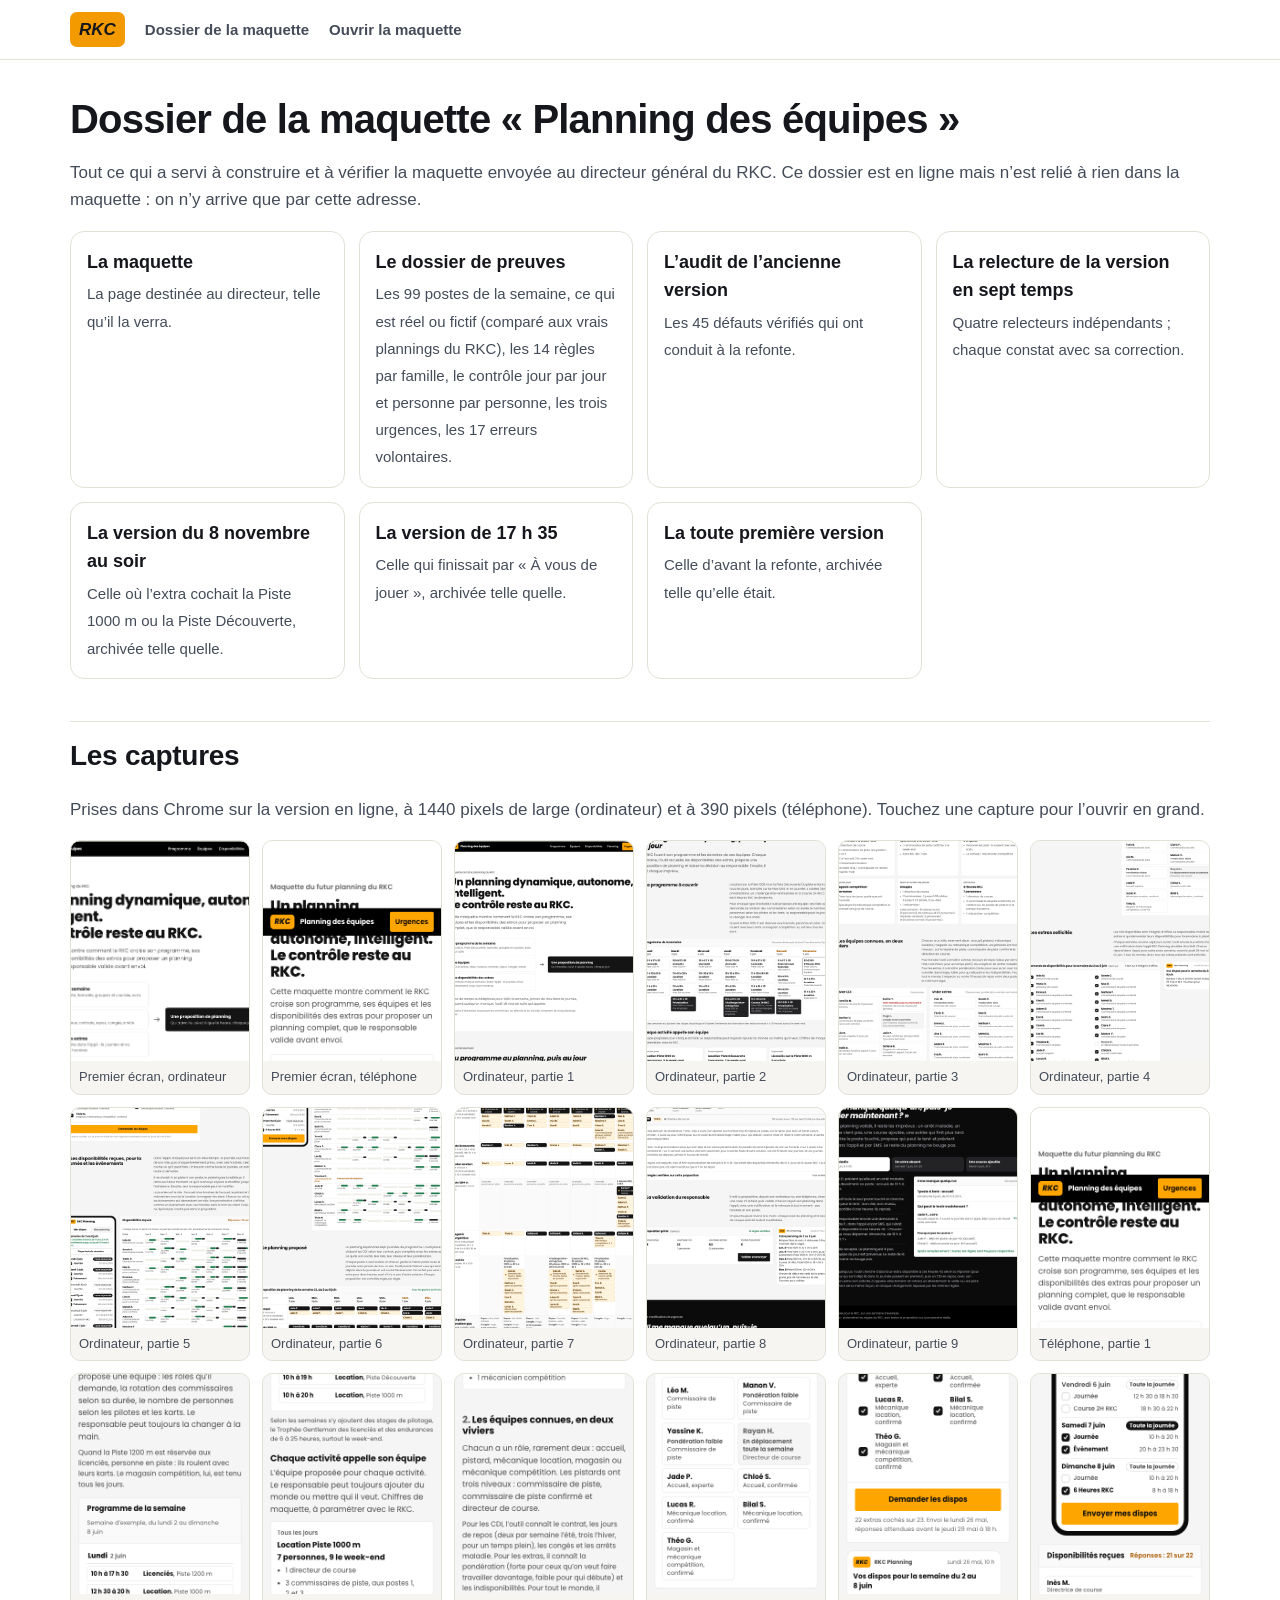
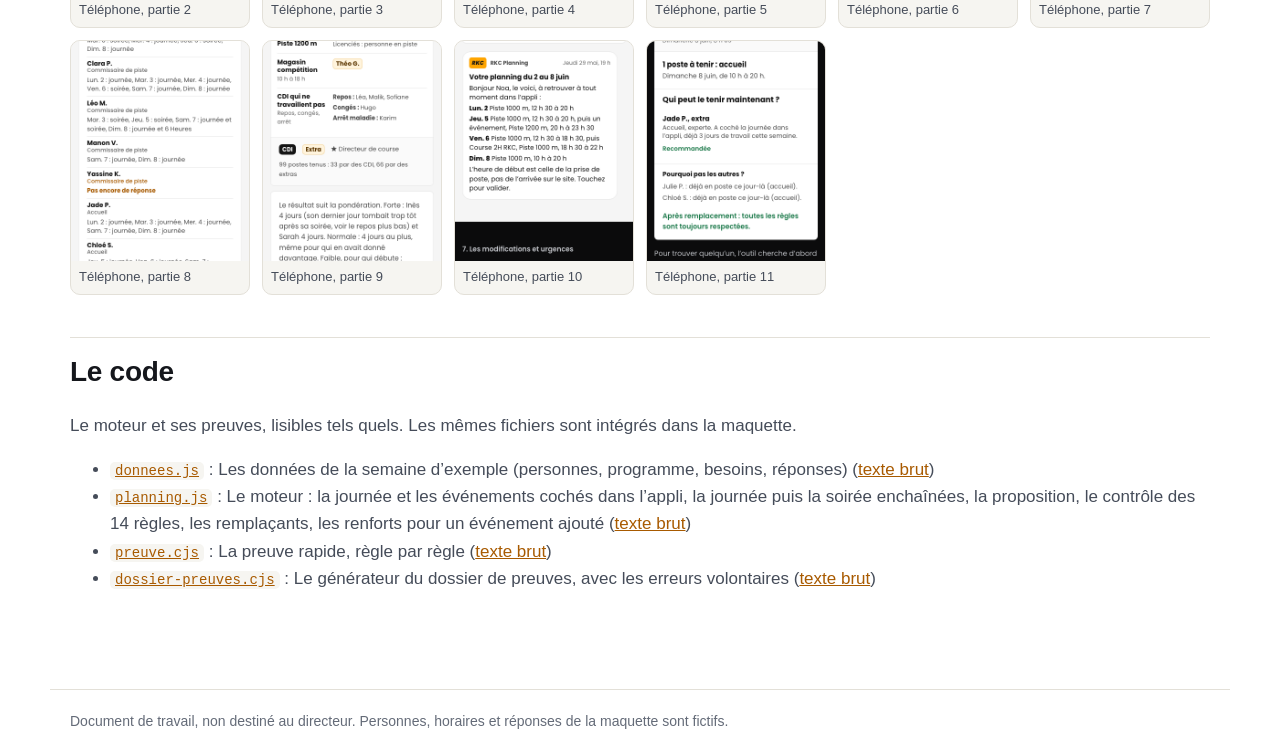
<file: preuves/index.html>
<!doctype html>
<html lang="fr"><head><meta charset="utf-8"><meta name="viewport" content="width=device-width, initial-scale=1">
<meta name="robots" content="noindex, nofollow"><title>Dossier · Dossier de la maquette RKC</title>
<link rel="icon" href="data:image/svg+xml,%3Csvg xmlns='http://www.w3.org/2000/svg' viewBox='0 0 64 64'%3E%3Crect width='64' height='64' rx='14' fill='%23ffa500'/%3E%3C/svg%3E">
<style>
:root { --encre:#15171c; --encre-2:#454c59; --encre-3:#646b78; --fond:#fff; --fond-2:#f6f5f1; --ligne:#e3e0d8; --orange:#f29a00; --orange-fonce:#a85a00; --vert:#1d7a4b; }
*{box-sizing:border-box} body{margin:0;background:var(--fond);color:var(--encre);font:17px/1.6 -apple-system,BlinkMacSystemFont,"Segoe UI",Roboto,Arial,sans-serif;-webkit-font-smoothing:antialiased}
header{border-bottom:1px solid var(--ligne);background:#fff;position:sticky;top:0;z-index:5}
header .in{max-width:1180px;margin:0 auto;padding:12px 20px;display:flex;gap:12px 20px;align-items:center;flex-wrap:wrap}
.logo{background:var(--orange);color:var(--encre);font-weight:900;font-style:italic;border-radius:7px;padding:4px 9px;text-decoration:none}
header a.lien{color:var(--encre-2);text-decoration:none;font-weight:600;font-size:15px} header a.lien:hover{color:var(--encre)}
main{max-width:1180px;margin:0 auto;padding:28px 20px 80px}
h1{font-size:clamp(28px,4vw,40px);line-height:1.15;letter-spacing:-.02em;margin:8px 0 16px}
h2{font-size:clamp(22px,3vw,28px);margin:42px 0 12px;letter-spacing:-.01em;padding-top:12px;border-top:1px solid var(--ligne)}
h3{font-size:20px;margin:28px 0 8px} h4{font-size:17px;margin:24px 0 6px}
p,li{color:var(--encre-2)} strong{color:var(--encre)} a{color:var(--orange-fonce)}
code{font:14px/1.4 ui-monospace,Menlo,monospace;background:var(--fond-2);padding:1px 5px;border-radius:5px;word-break:break-word}
.tableau{overflow-x:auto;margin:12px 0 18px;border:1px solid var(--ligne);border-radius:12px}
table{border-collapse:collapse;width:100%;font-size:14px;min-width:640px}
th,td{text-align:left;vertical-align:top;padding:8px 10px;border-bottom:1px solid var(--ligne)}
th{background:var(--fond-2);font-weight:700;color:var(--encre);position:sticky;top:0}
tr:nth-child(even) td{background:#fcfbf9}
blockquote{margin:12px 0;padding:10px 14px;border-left:4px solid var(--orange);background:var(--fond-2);border-radius:0 8px 8px 0;color:var(--encre-2)}
.correction{display:inline-block;margin-top:4px;color:var(--vert)}
.avertissement{background:#fff4dd;border:1px solid #f3d39a;border-radius:12px;padding:12px 16px;margin:0 0 20px;color:#5c3600}
.cartes{display:grid;grid-template-columns:repeat(auto-fill,minmax(260px,1fr));gap:14px;margin:14px 0}
.carte{display:block;border:1px solid var(--ligne);border-radius:14px;padding:16px;text-decoration:none;color:var(--encre);background:#fff}
.carte:hover{border-color:var(--encre)} .carte strong{display:block;font-size:18px;margin-bottom:4px} .carte span{color:var(--encre-2);font-size:15px}
.captures{display:grid;grid-template-columns:repeat(auto-fill,minmax(180px,1fr));gap:12px}
.captures a{display:block;border:1px solid var(--ligne);border-radius:10px;overflow:hidden;background:var(--fond-2);text-decoration:none;color:var(--encre-2);font-size:13px}
.captures img{display:block;width:100%;height:220px;object-fit:cover;object-position:top}
.captures span{display:block;padding:6px 8px}
footer{max-width:1180px;margin:0 auto;padding:20px;color:var(--encre-3);font-size:14px;border-top:1px solid var(--ligne)}
</style></head><body>
<header><div class="in"><a class="logo" href="./">RKC</a><a class="lien" href="./">Dossier de la maquette</a><a class="lien" href="./../?v=16">Ouvrir la maquette</a></div></header>
<main>
<h1>Dossier de la maquette « Planning des équipes »</h1>
<p>Tout ce qui a servi à construire et à vérifier la maquette envoyée au directeur général du RKC. Ce dossier est en ligne mais n’est relié à rien dans la maquette : on n’y arrive que par cette adresse.</p>
<div class="cartes">
  <a class="carte" href="../"><strong>La maquette</strong><span>La page destinée au directeur, telle qu’il la verra.</span></a>
  <a class="carte" href="dossier-de-preuves.html"><strong>Le dossier de preuves</strong><span>Les 99 postes de la semaine, ce qui est réel ou fictif (comparé aux vrais plannings du RKC), les 14 règles par famille, le contrôle jour par jour et personne par personne, les trois urgences, les 17 erreurs volontaires.</span></a>
  <a class="carte" href="audit-ancienne-version.html"><strong>L’audit de l’ancienne version</strong><span>Les 45 défauts vérifiés qui ont conduit à la refonte.</span></a>
  <a class="carte" href="relecture-nouvelle-version.html"><strong>La relecture de la version en sept temps</strong><span>Quatre relecteurs indépendants ; chaque constat avec sa correction.</span></a>
  <a class="carte" href="../archives/version-du-8-novembre-soir/"><strong>La version du 8 novembre au soir</strong><span>Celle où l’extra cochait la Piste 1000 m ou la Piste Découverte, archivée telle quelle.</span></a>
  <a class="carte" href="../archives/version-du-8-novembre-17h35/"><strong>La version de 17 h 35</strong><span>Celle qui finissait par « À vous de jouer », archivée telle quelle.</span></a>
  <a class="carte" href="../archives/version-du-8-novembre-14h40/"><strong>La toute première version</strong><span>Celle d’avant la refonte, archivée telle qu’elle était.</span></a>
</div>
<h2 id="captures">Les captures</h2>
<p>Prises dans Chrome sur la version en ligne, à 1440 pixels de large (ordinateur) et à 390 pixels (téléphone). Touchez une capture pour l’ouvrir en grand.</p>
<div class="captures"><a href="captures/premier-ecran-1440-ecran.png"><img src="captures/premier-ecran-1440-ecran.png" alt="Premier écran, ordinateur" loading="lazy"><span>Premier écran, ordinateur</span></a><a href="captures/premier-ecran-390-ecran.png"><img src="captures/premier-ecran-390-ecran.png" alt="Premier écran, téléphone" loading="lazy"><span>Premier écran, téléphone</span></a><a href="captures/ordinateur-1440-01.png"><img src="captures/ordinateur-1440-01.png" alt="Ordinateur, partie 1" loading="lazy"><span>Ordinateur, partie 1</span></a><a href="captures/ordinateur-1440-02.png"><img src="captures/ordinateur-1440-02.png" alt="Ordinateur, partie 2" loading="lazy"><span>Ordinateur, partie 2</span></a><a href="captures/ordinateur-1440-03.png"><img src="captures/ordinateur-1440-03.png" alt="Ordinateur, partie 3" loading="lazy"><span>Ordinateur, partie 3</span></a><a href="captures/ordinateur-1440-04.png"><img src="captures/ordinateur-1440-04.png" alt="Ordinateur, partie 4" loading="lazy"><span>Ordinateur, partie 4</span></a><a href="captures/ordinateur-1440-05.png"><img src="captures/ordinateur-1440-05.png" alt="Ordinateur, partie 5" loading="lazy"><span>Ordinateur, partie 5</span></a><a href="captures/ordinateur-1440-06.png"><img src="captures/ordinateur-1440-06.png" alt="Ordinateur, partie 6" loading="lazy"><span>Ordinateur, partie 6</span></a><a href="captures/ordinateur-1440-07.png"><img src="captures/ordinateur-1440-07.png" alt="Ordinateur, partie 7" loading="lazy"><span>Ordinateur, partie 7</span></a><a href="captures/ordinateur-1440-08.png"><img src="captures/ordinateur-1440-08.png" alt="Ordinateur, partie 8" loading="lazy"><span>Ordinateur, partie 8</span></a><a href="captures/ordinateur-1440-09.png"><img src="captures/ordinateur-1440-09.png" alt="Ordinateur, partie 9" loading="lazy"><span>Ordinateur, partie 9</span></a><a href="captures/telephone-390-01.png"><img src="captures/telephone-390-01.png" alt="Téléphone, partie 1" loading="lazy"><span>Téléphone, partie 1</span></a><a href="captures/telephone-390-02.png"><img src="captures/telephone-390-02.png" alt="Téléphone, partie 2" loading="lazy"><span>Téléphone, partie 2</span></a><a href="captures/telephone-390-03.png"><img src="captures/telephone-390-03.png" alt="Téléphone, partie 3" loading="lazy"><span>Téléphone, partie 3</span></a><a href="captures/telephone-390-04.png"><img src="captures/telephone-390-04.png" alt="Téléphone, partie 4" loading="lazy"><span>Téléphone, partie 4</span></a><a href="captures/telephone-390-05.png"><img src="captures/telephone-390-05.png" alt="Téléphone, partie 5" loading="lazy"><span>Téléphone, partie 5</span></a><a href="captures/telephone-390-06.png"><img src="captures/telephone-390-06.png" alt="Téléphone, partie 6" loading="lazy"><span>Téléphone, partie 6</span></a><a href="captures/telephone-390-07.png"><img src="captures/telephone-390-07.png" alt="Téléphone, partie 7" loading="lazy"><span>Téléphone, partie 7</span></a><a href="captures/telephone-390-08.png"><img src="captures/telephone-390-08.png" alt="Téléphone, partie 8" loading="lazy"><span>Téléphone, partie 8</span></a><a href="captures/telephone-390-09.png"><img src="captures/telephone-390-09.png" alt="Téléphone, partie 9" loading="lazy"><span>Téléphone, partie 9</span></a><a href="captures/telephone-390-10.png"><img src="captures/telephone-390-10.png" alt="Téléphone, partie 10" loading="lazy"><span>Téléphone, partie 10</span></a><a href="captures/telephone-390-11.png"><img src="captures/telephone-390-11.png" alt="Téléphone, partie 11" loading="lazy"><span>Téléphone, partie 11</span></a></div>
<h2 id="code">Le code</h2>
<p>Le moteur et ses preuves, lisibles tels quels. Les mêmes fichiers sont intégrés dans la maquette.</p>
<ul><li><a href="https://github.com/ariver-ops/rkc-planning-vision/blob/gh-pages/preuves/sources/donnees.js.txt"><code>donnees.js</code></a> : Les données de la semaine d’exemple (personnes, programme, besoins, réponses) (<a href="sources/donnees.js.txt">texte brut</a>)</li><li><a href="https://github.com/ariver-ops/rkc-planning-vision/blob/gh-pages/preuves/sources/planning.js.txt"><code>planning.js</code></a> : Le moteur : la journée et les événements cochés dans l’appli, la journée puis la soirée enchaînées, la proposition, le contrôle des 14 règles, les remplaçants, les renforts pour un événement ajouté (<a href="sources/planning.js.txt">texte brut</a>)</li><li><a href="https://github.com/ariver-ops/rkc-planning-vision/blob/gh-pages/preuves/sources/preuve.cjs.txt"><code>preuve.cjs</code></a> : La preuve rapide, règle par règle (<a href="sources/preuve.cjs.txt">texte brut</a>)</li><li><a href="https://github.com/ariver-ops/rkc-planning-vision/blob/gh-pages/preuves/sources/dossier-preuves.cjs.txt"><code>dossier-preuves.cjs</code></a> : Le générateur du dossier de preuves, avec les erreurs volontaires (<a href="sources/dossier-preuves.cjs.txt">texte brut</a>)</li></ul>
</main>
<footer>Document de travail, non destiné au directeur. Personnes, horaires et réponses de la maquette sont fictifs.</footer>
</body></html>
</file>
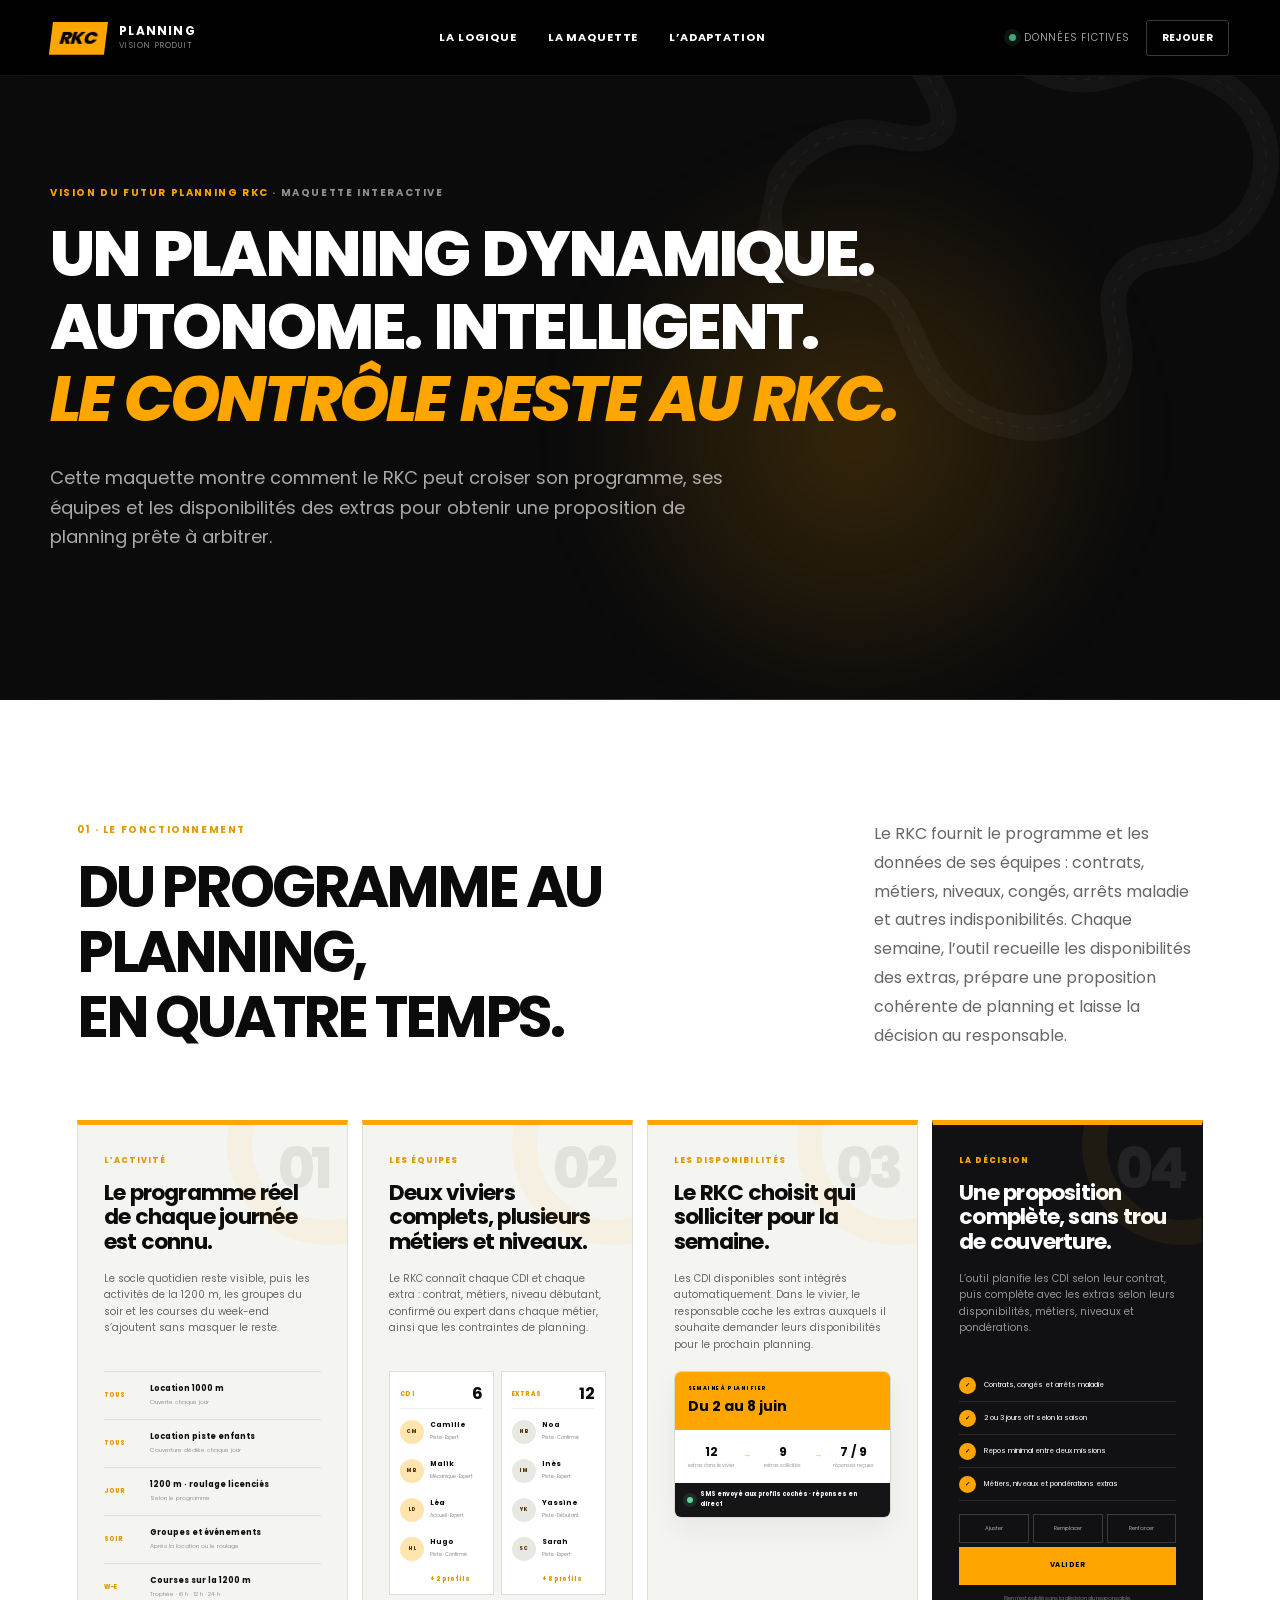
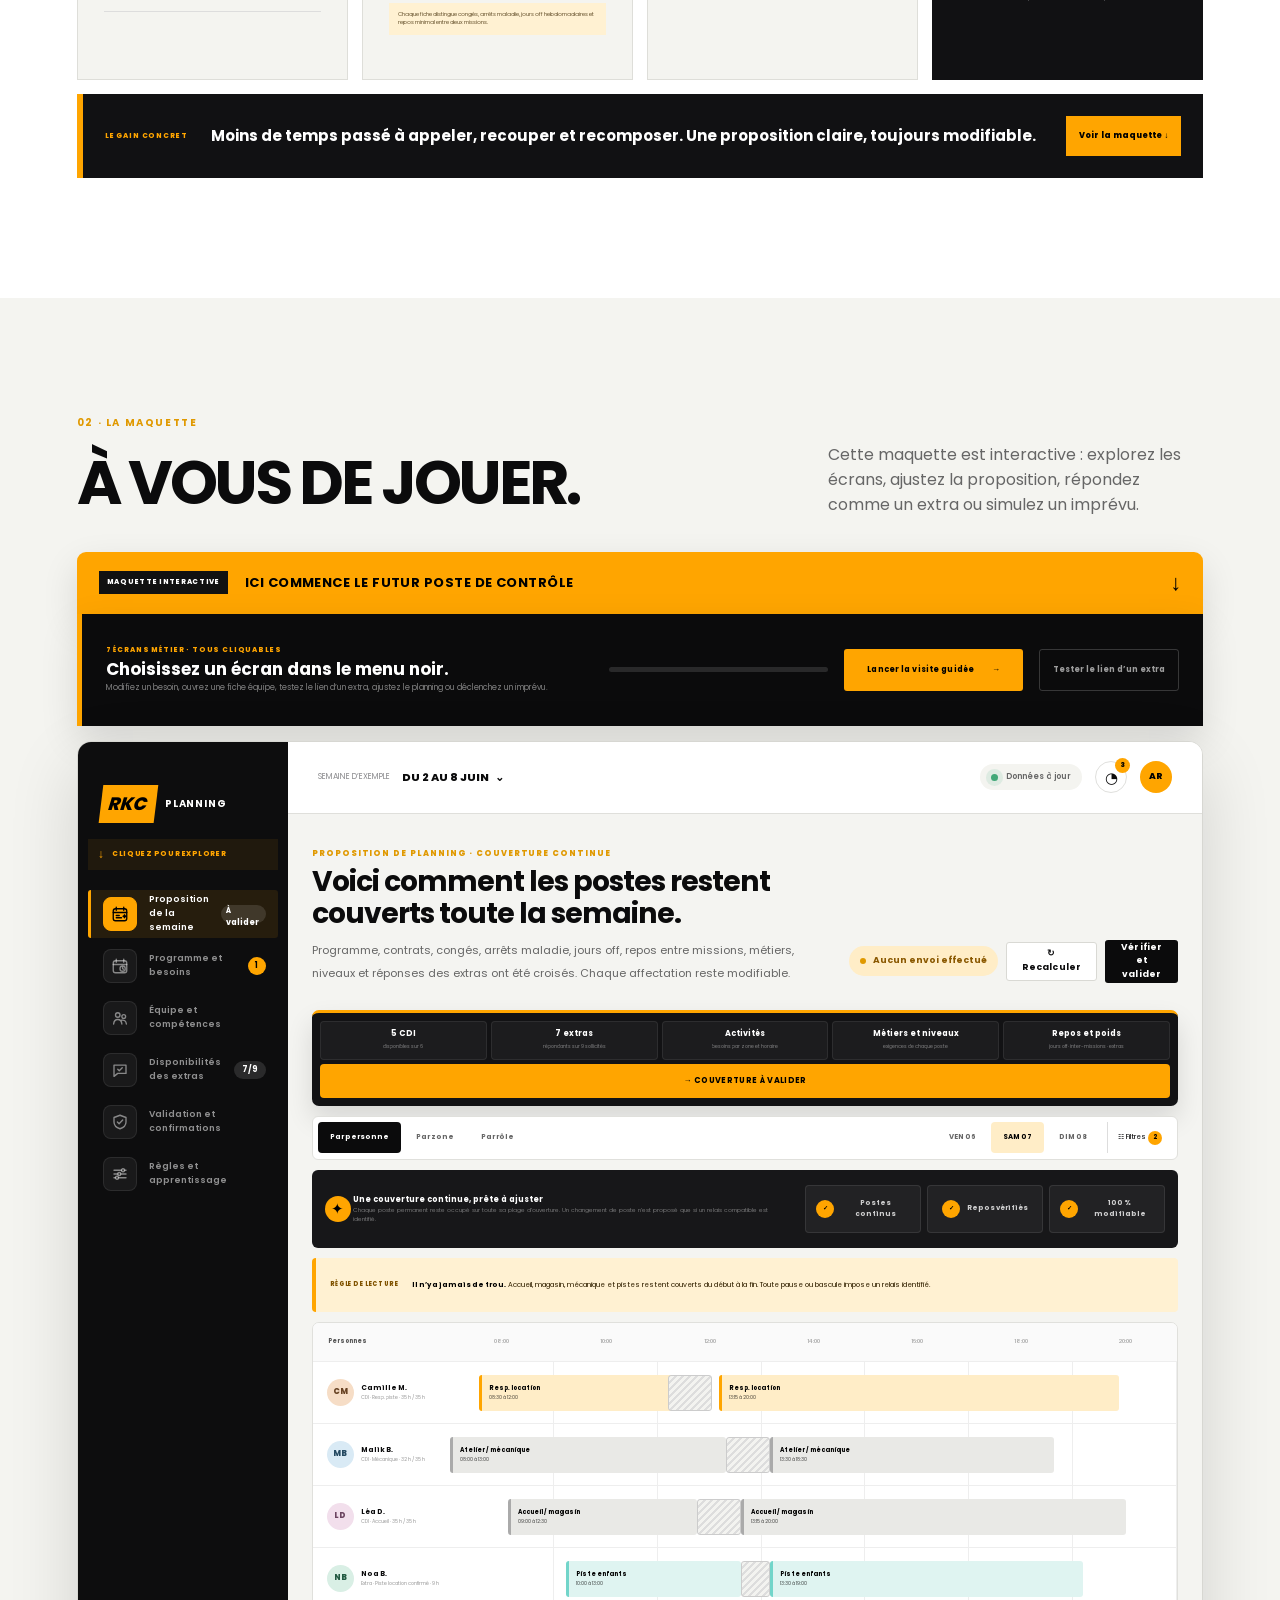
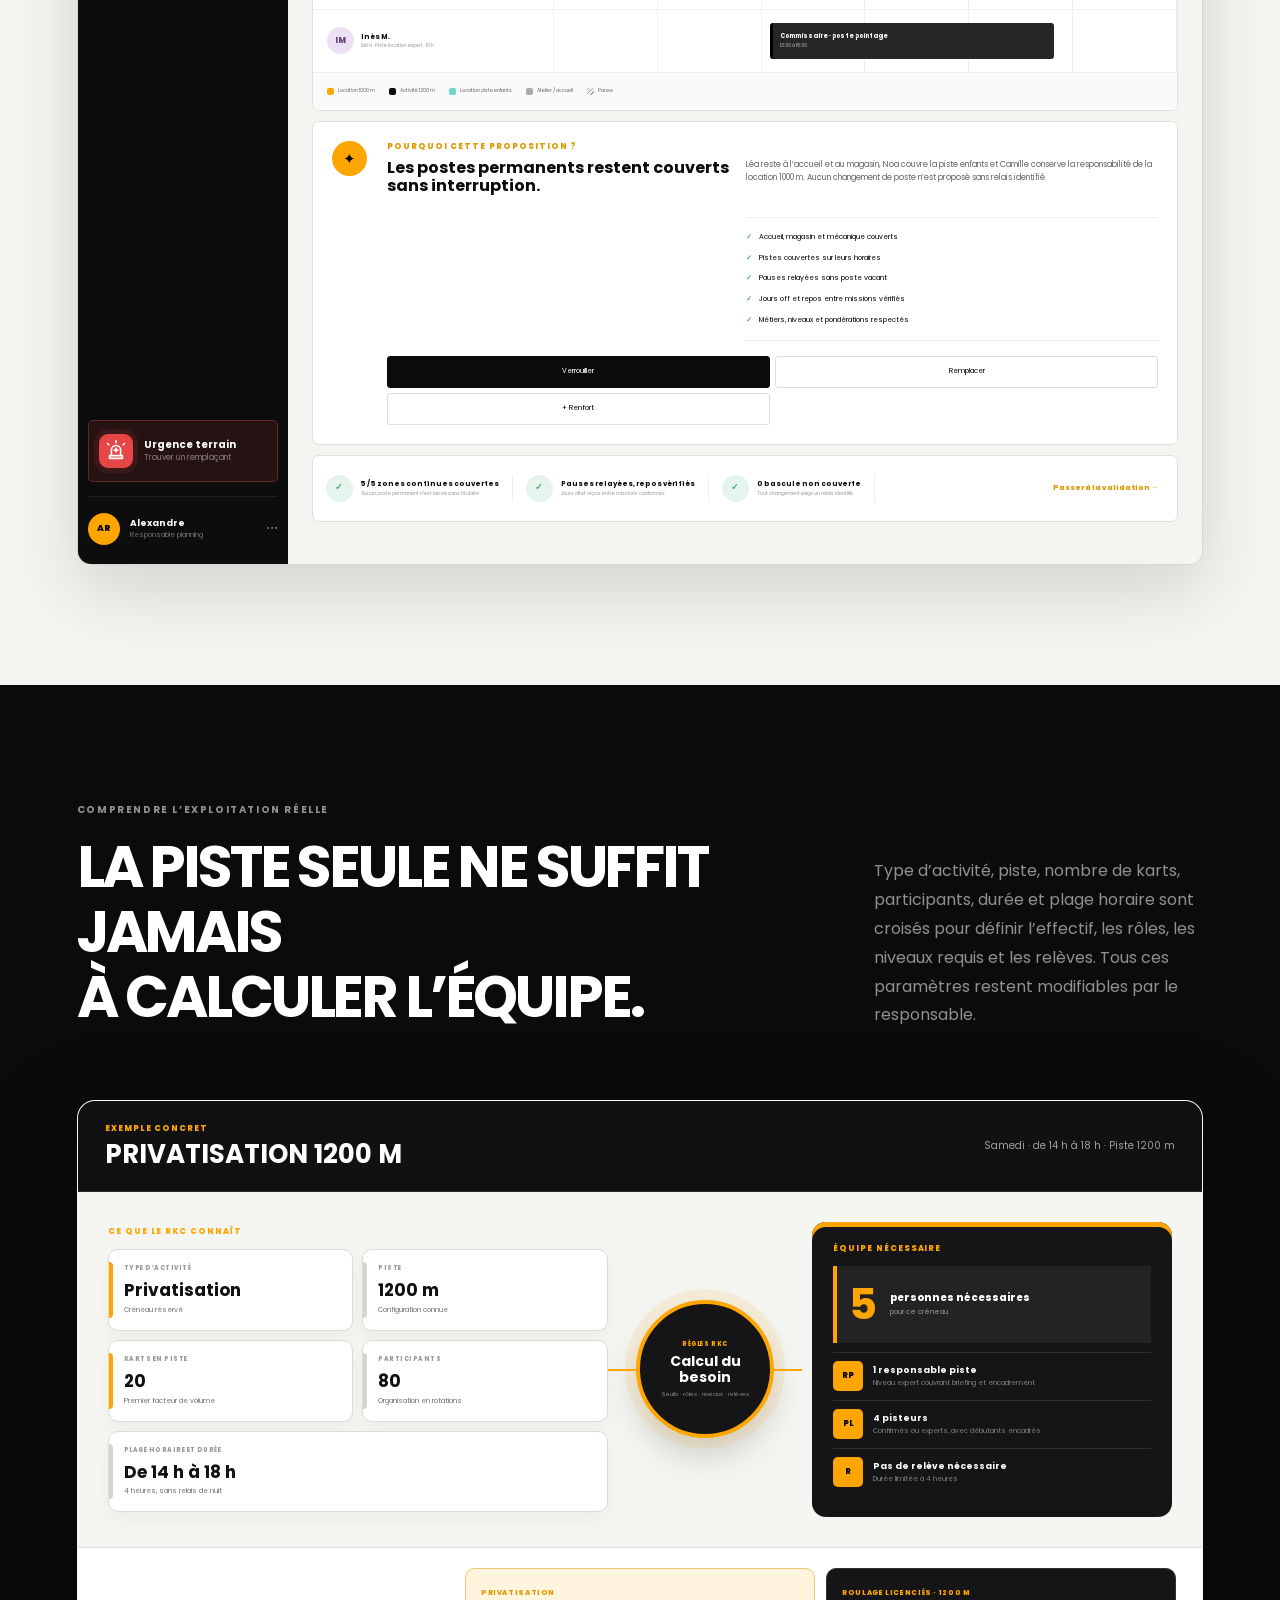
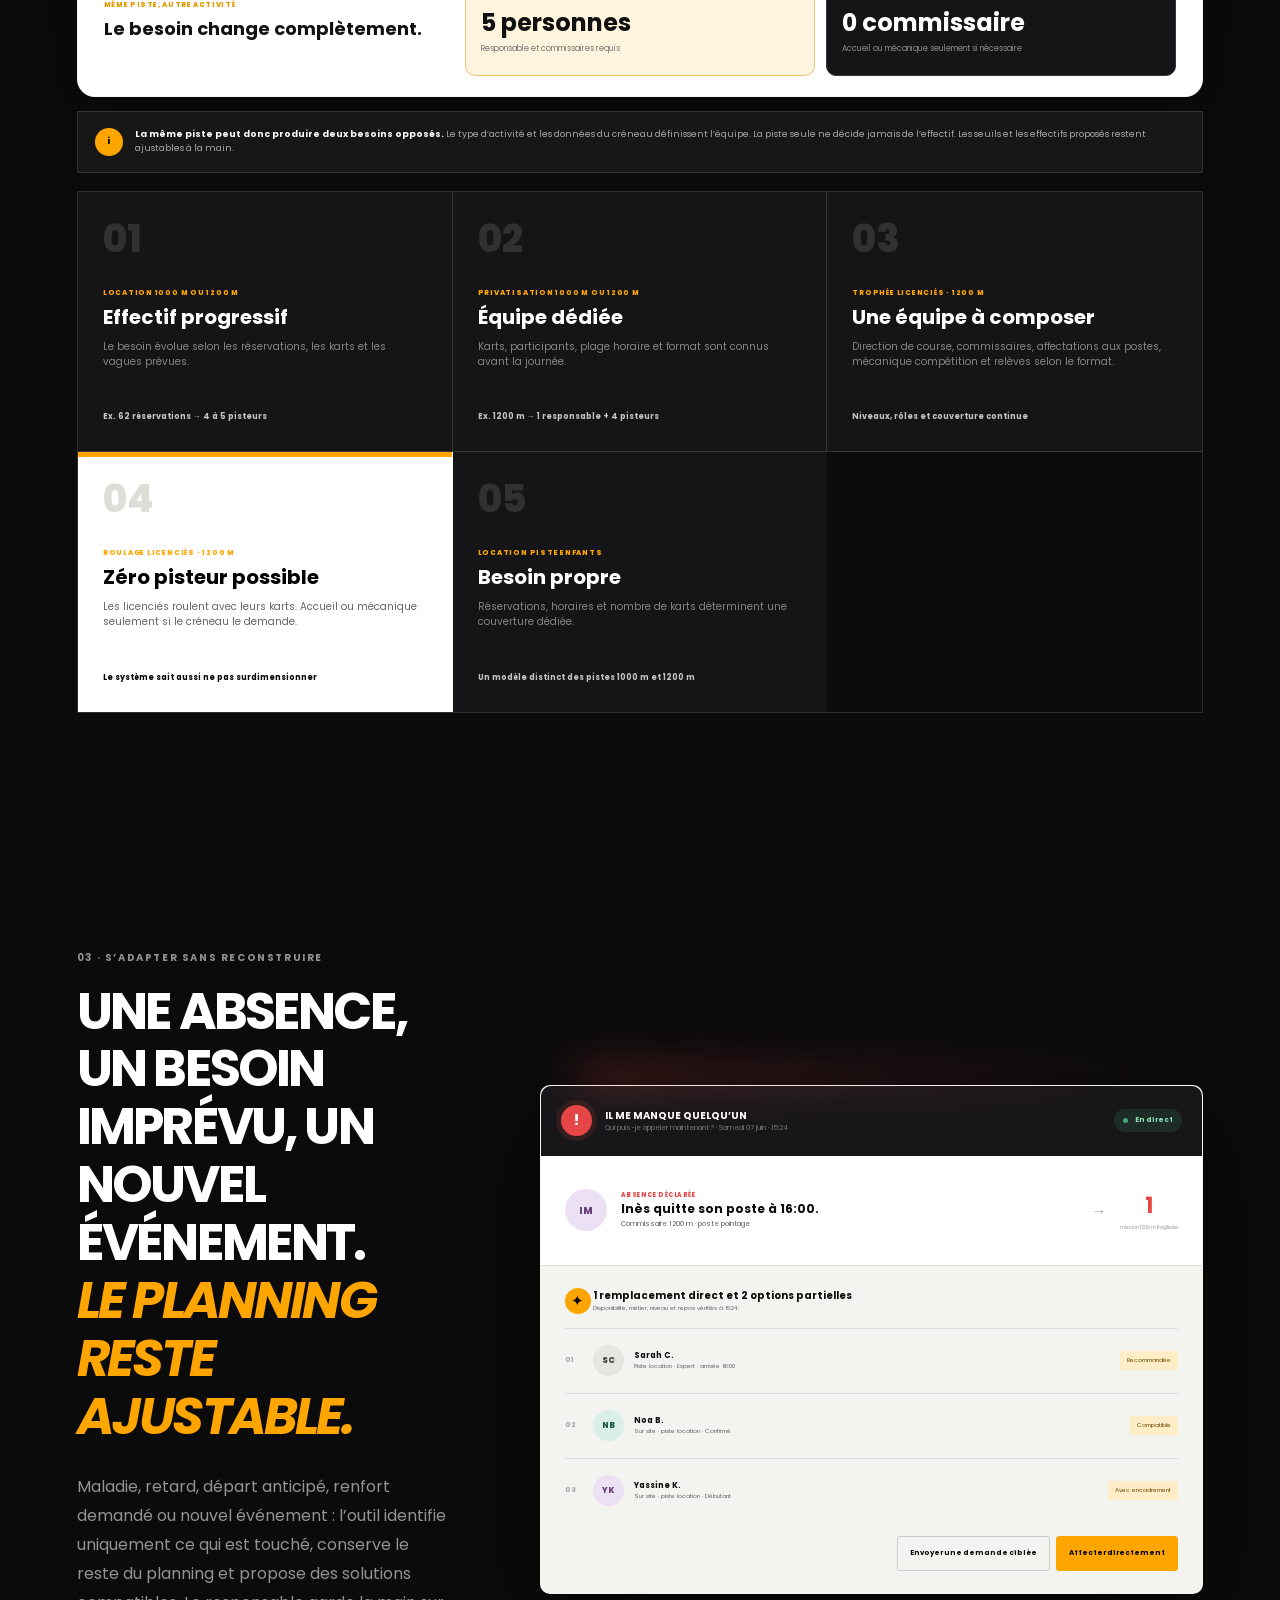
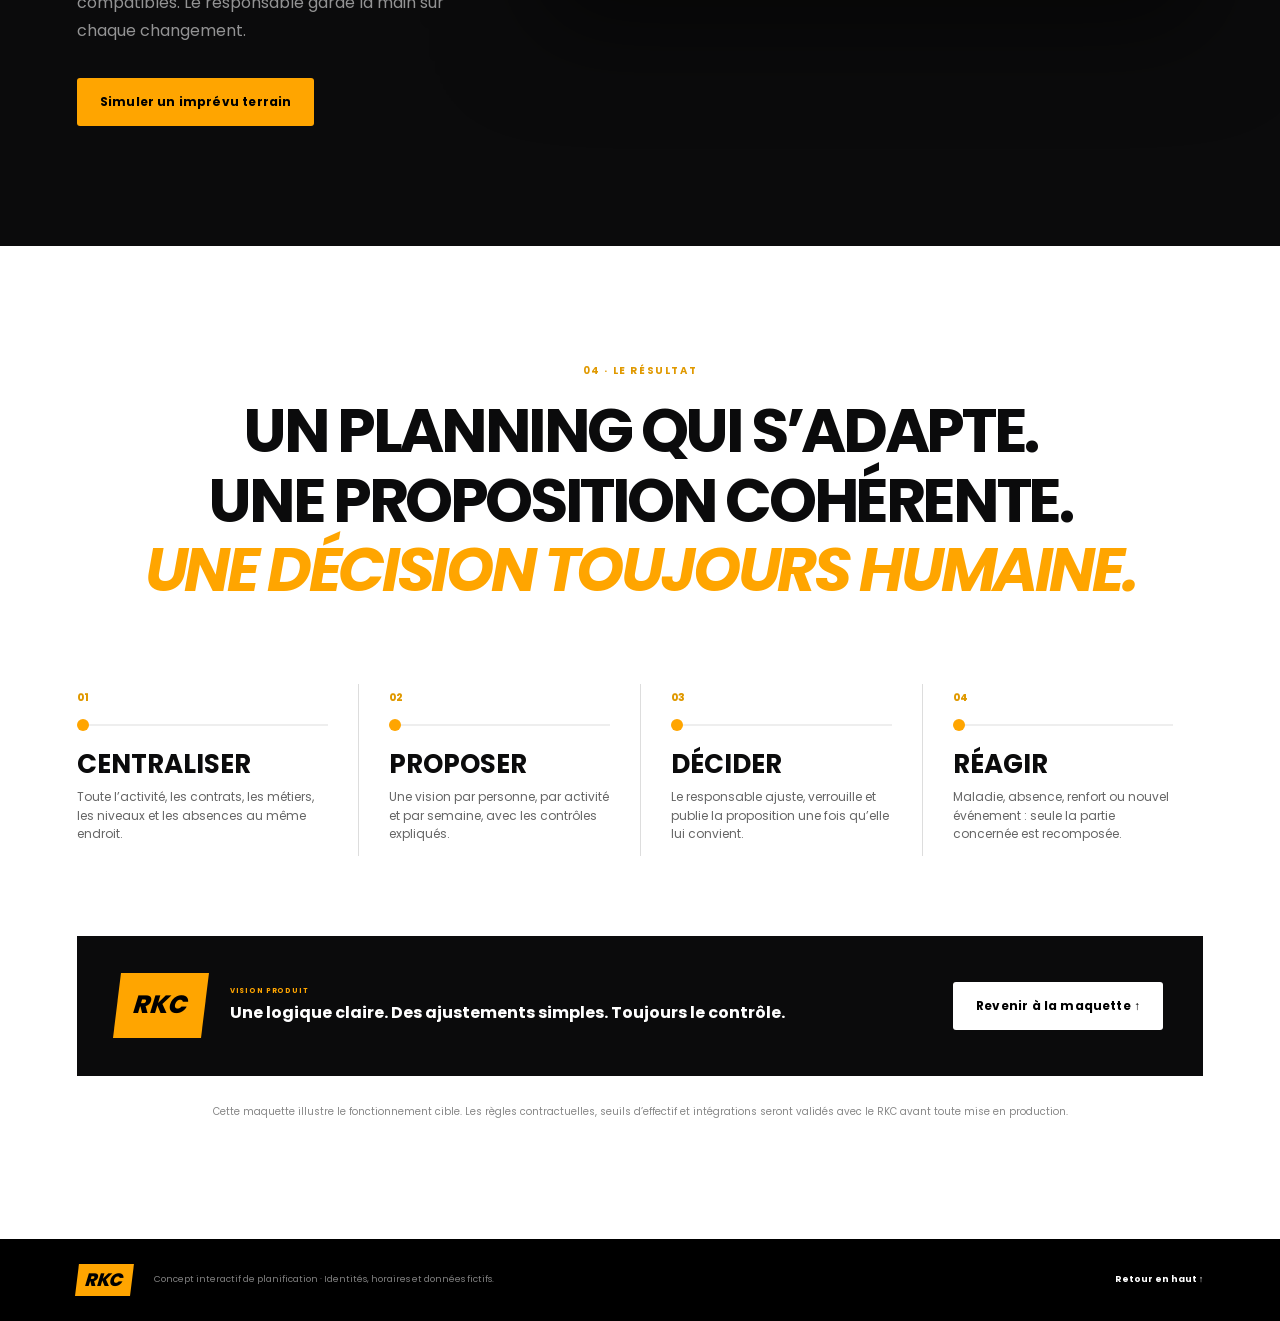
<file: archives/version-du-8-novembre-14h40/index.html>
<!doctype html>
<html lang="fr">
<head>
  <meta charset="utf-8">
  <meta name="viewport" content="width=device-width, initial-scale=1">
  <meta name="theme-color" content="#111111">
  <meta name="description" content="Maquette interactive d’un planning dynamique, autonome et intelligent pour le RKC.">
  <title>RKC | Vision du planning intelligent</title>
  <link rel="preconnect" href="https://fonts.googleapis.com">
  <link rel="preconnect" href="https://fonts.gstatic.com" crossorigin>
  <link href="https://fonts.googleapis.com/css2?family=Poppins:wght@400;500;600;700;800&amp;display=swap" rel="stylesheet">
  <link rel="stylesheet" href="./styles.css">
</head>
<body>
  <a class="skip-link" href="#main">Aller au contenu</a>
  <span class="top-anchor" id="top" aria-hidden="true"></span>

  <header class="site-header">
    <a class="brand" href="#top" aria-label="RKC planning, accueil">
      <span class="brand-mark">RKC</span>
      <span class="brand-copy"><strong>Planning</strong><small>Vision produit</small></span>
    </a>
    <nav class="main-nav" aria-label="Navigation principale">
      <a href="#vision">La logique</a>
      <a href="#experience">La maquette</a>
      <a href="#adaptation">L’adaptation</a>
    </nav>
    <div class="header-actions">
      <span class="concept-label"><i></i> Données fictives</span>
      <button class="button button-compact button-ghost" data-action="restart">Rejouer</button>
    </div>
  </header>

  <main id="main">
    <section class="hero section-dark">
      <div class="hero-track" aria-hidden="true">
        <svg viewBox="0 0 900 640" fill="none">
          <path d="M136 87c92-60 146 15 217 16 89 2 90-64 195-38 101 25 120 128 70 193-43 55-108 37-133 86-25 49 33 88 16 148-21 76-132 97-206 55-65-37-71-106-128-124-46-15-95 17-132-21-54-55-13-136 43-166 53-28 99-1 128-28 26-25-20-68-70-121Z" stroke="currentColor" stroke-width="34" stroke-linecap="round" stroke-linejoin="round"/>
          <path d="M136 87c92-60 146 15 217 16 89 2 90-64 195-38 101 25 120 128 70 193-43 55-108 37-133 86-25 49 33 88 16 148-21 76-132 97-206 55-65-37-71-106-128-124-46-15-95 17-132-21-54-55-13-136 43-166 53-28 99-1 128-28 26-25-20-68-70-121Z" stroke="currentColor" stroke-width="2" stroke-dasharray="8 12" stroke-linecap="round"/>
        </svg>
      </div>
      <div class="hero-copy">
        <p class="eyebrow"><span>Vision du futur planning RKC</span> · maquette interactive</p>
        <h1>Un planning dynamique.<br>Autonome. Intelligent.<br><em>Le contrôle reste au RKC.</em></h1>
        <p class="hero-lead">Cette maquette montre comment le RKC peut croiser son programme, ses équipes et les disponibilités des extras pour obtenir une proposition de planning prête à arbitrer.</p>
      </div>
    </section>

    <section class="story-section executive-flow" id="vision">
      <div class="section-heading split-heading">
        <div>
          <p class="eyebrow eyebrow-dark">01 · Le fonctionnement</p>
          <h2>Du programme au planning,<br>en quatre temps.</h2>
        </div>
        <p>Le RKC fournit le programme et les données de ses équipes : contrats, métiers, niveaux, congés, arrêts maladie et autres indisponibilités. Chaque semaine, l’outil recueille les disponibilités des extras, prépare une proposition cohérente de planning et laisse la décision au responsable.</p>
      </div>
      <div class="director-flow" aria-label="Les quatre temps de préparation du planning RKC">
        <article class="director-step">
          <span class="director-number">01</span><p class="director-kicker">L’activité</p><h3>Le programme réel de chaque journée est connu.</h3><p>Le socle quotidien reste visible, puis les activités de la 1200 m, les groupes du soir et les courses du week-end s’ajoutent sans masquer le reste.</p>
          <div class="director-events"><span><i>TOUS</i><b>Location 1000 m</b><small>Ouverte chaque jour</small></span><span><i>TOUS</i><b>Location piste enfants</b><small>Couverture dédiée chaque jour</small></span><span><i>JOUR</i><b>1200 m · roulage licenciés</b><small>Selon le programme</small></span><span><i>SOIR</i><b>Groupes et événements</b><small>Après la location ou le roulage</small></span><span><i>W-E</i><b>Courses sur la 1200 m</b><small>Trophée · 6 h · 12 h · 24 h</small></span></div>
        </article>
        <article class="director-step">
          <span class="director-number">02</span><p class="director-kicker">Les équipes</p><h3>Deux viviers complets, plusieurs métiers et niveaux.</h3><p>Le RKC connaît chaque CDI et chaque extra : contrat, métiers, niveau débutant, confirmé ou expert dans chaque métier, ainsi que les contraintes de planning.</p>
          <div class="director-pools"><section><header><span>CDI</span><b>6</b></header><div><span><i>CM</i><b>Camille</b><small>Piste · Expert</small></span><span><i>MB</i><b>Malik</b><small>Mécanique · Expert</small></span><span><i>LD</i><b>Léa</b><small>Accueil · Expert</small></span><span><i>HL</i><b>Hugo</b><small>Piste · Confirmé</small></span><em>+ 2 profils</em></div></section><section><header><span>EXTRAS</span><b>12</b></header><div><span><i>NB</i><b>Noa</b><small>Piste · Confirmé</small></span><span><i>IM</i><b>Inès</b><small>Piste · Expert</small></span><span><i>YK</i><b>Yassine</b><small>Piste · Débutant</small></span><span><i>SC</i><b>Sarah</b><small>Piste · Expert</small></span><em>+ 8 profils</em></div></section></div>
          <small class="director-note">Chaque fiche distingue congés, arrêts maladie, jours off hebdomadaires et repos minimal entre deux missions.</small>
        </article>
        <article class="director-step">
          <span class="director-number">03</span><p class="director-kicker">Les disponibilités</p><h3>Le RKC choisit qui solliciter pour la semaine.</h3><p>Les CDI disponibles sont intégrés automatiquement. Dans le vivier, le responsable coche les extras auxquels il souhaite demander leurs disponibilités pour le prochain planning.</p>
          <div class="director-week"><header><span>SEMAINE À PLANIFIER</span><b>Du 2 au 8 juin</b></header><div><span><b>12</b><small>extras dans le vivier</small></span><i>→</i><span><b>9</b><small>extras sollicités</small></span><i>→</i><span><b>7 / 9</b><small>réponses reçues</small></span></div><footer><i></i> SMS envoyé aux profils cochés · réponses en direct</footer></div>
        </article>
        <article class="director-step director-proposal">
          <span class="director-number">04</span><p class="director-kicker">La décision</p><h3>Une proposition complète, sans trou de couverture.</h3><p>L’outil planifie les CDI selon leur contrat, puis complète avec les extras selon leurs disponibilités, métiers, niveaux et pondérations.</p>
          <div class="director-checks"><span><i>✓</i> Contrats, congés et arrêts maladie</span><span><i>✓</i> 2 ou 3 jours off selon la saison</span><span><i>✓</i> Repos minimal entre deux missions</span><span><i>✓</i> Métiers, niveaux et pondérations extras</span></div>
          <div class="director-actions"><span>Ajuster</span><span>Remplacer</span><span>Renforcer</span><strong>VALIDER</strong></div><small>Rien n’est publié sans la décision du responsable.</small>
        </article>
      </div>
      <div class="director-result"><span>LE GAIN CONCRET</span><b>Moins de temps passé à appeler, recouper et recomposer. Une proposition claire, toujours modifiable.</b><a href="#experience">Voir la maquette ↓</a></div>
    </section>

    <section class="ecosystem-section section-dark">
      <div class="section-heading split-heading">
        <div>
          <p class="eyebrow">Comprendre l’exploitation réelle</p>
          <h2>La piste seule ne suffit jamais<br>à calculer l’équipe.</h2>
        </div>
        <p>Type d’activité, piste, nombre de karts, participants, durée et plage horaire sont croisés pour définir l’effectif, les rôles, les niveaux requis et les relèves. Tous ces paramètres restent modifiables par le responsable.</p>
      </div>
      <section class="staffing-map" aria-label="Exemple de calcul d’un besoin d’équipe">
        <header class="staffing-map-head">
          <div><span>EXEMPLE CONCRET</span><h3>Privatisation 1200 m</h3></div>
          <p>Samedi · de 14 h à 18 h · Piste 1200 m</p>
        </header>
        <div class="staffing-route">
          <section class="staffing-inputs" aria-label="Données connues du créneau">
            <p class="map-label">CE QUE LE RKC CONNAÎT</p>
            <div class="input-signal-grid">
              <article class="signal-activity"><small>TYPE D’ACTIVITÉ</small><b>Privatisation</b><em>Créneau réservé</em></article>
              <article><small>PISTE</small><b>1200 m</b><em>Configuration connue</em></article>
              <article class="signal-karts"><small>KARTS EN PISTE</small><b>20</b><em>Premier facteur de volume</em></article>
              <article><small>PARTICIPANTS</small><b>80</b><em>Organisation en rotations</em></article>
              <article class="input-wide"><small>PLAGE HORAIRE ET DURÉE</small><b>De 14 h à 18 h</b><em>4 heures, sans relais de nuit</em></article>
            </div>
          </section>
          <div class="rule-hub"><span>RÈGLES RKC</span><b>Calcul du besoin</b><small>Seuils · rôles · niveaux · relèves</small></div>
          <section class="staffing-output" aria-label="Équipe nécessaire pour le créneau">
            <p class="map-label">ÉQUIPE NÉCESSAIRE</p>
            <div class="output-total"><b>5</b><span>personnes nécessaires<small>pour ce créneau</small></span></div>
            <ul>
              <li><i>RP</i><span><b>1 responsable piste</b><small>Niveau expert couvrant briefing et encadrement</small></span></li>
              <li><i>PL</i><span><b>4 pisteurs</b><small>Confirmés ou experts, avec débutants encadrés</small></span></li>
              <li><i>R</i><span><b>Pas de relève nécessaire</b><small>Durée limitée à 4 heures</small></span></li>
            </ul>
          </section>
        </div>
        <div class="same-track-comparison">
          <div class="comparison-intro"><small>MÊME PISTE, AUTRE ACTIVITÉ</small><b>Le besoin change complètement.</b></div>
          <article class="comparison-case is-staffed"><span>PRIVATISATION</span><b>5 personnes</b><small>Responsable et commissaires requis</small></article>
          <article class="comparison-case is-zero"><span>ROULAGE LICENCIÉS · 1200 M</span><b>0 commissaire</b><small>Accueil ou mécanique seulement si nécessaire</small></article>
        </div>
      </section>
      <p class="staffing-proof"><i>i</i><span><b>La même piste peut donc produire deux besoins opposés.</b> Le type d’activité et les données du créneau définissent l’équipe. La piste seule ne décide jamais de l’effectif. Les seuils et les effectifs proposés restent ajustables à la main.</span></p>
      <div class="activity-type-grid">
        <article><span class="activity-number">01</span><small>LOCATION 1000 M OU 1200 M</small><h3>Effectif progressif</h3><p>Le besoin évolue selon les réservations, les karts et les vagues prévues.</p><b>Ex. 62 réservations → 4 à 5 pisteurs</b></article>
        <article><span class="activity-number">02</span><small>PRIVATISATION 1000 M OU 1200 M</small><h3>Équipe dédiée</h3><p>Karts, participants, plage horaire et format sont connus avant la journée.</p><b>Ex. 1200 m → 1 responsable + 4 pisteurs</b></article>
        <article><span class="activity-number">03</span><small>TROPHÉE LICENCIÉS · 1200 M</small><h3>Une équipe à composer</h3><p>Direction de course, commissaires, affectations aux postes, mécanique compétition et relèves selon le format.</p><b>Niveaux, rôles et couverture continue</b></article>
        <article class="activity-zero"><span class="activity-number">04</span><small>ROULAGE LICENCIÉS · 1200 M</small><h3>Zéro pisteur possible</h3><p>Les licenciés roulent avec leurs karts. Accueil ou mécanique seulement si le créneau le demande.</p><b>Le système sait aussi ne pas surdimensionner</b></article>
        <article><span class="activity-number">05</span><small>LOCATION PISTE ENFANTS</small><h3>Besoin propre</h3><p>Réservations, horaires et nombre de karts déterminent une couverture dédiée.</p><b>Un modèle distinct des pistes 1000 m et 1200 m</b></article>
      </div>
    </section>

    <section class="experience-section" id="experience">
      <div class="section-heading demo-heading">
        <div>
          <p class="eyebrow eyebrow-dark">02 · La maquette</p>
          <h2>À vous de jouer.</h2>
        </div>
        <p>Cette maquette est interactive : explorez les écrans, ajustez la proposition, répondez comme un extra ou simulez un imprévu.</p>
      </div>

      <div class="demo-start-marker"><span>MAQUETTE INTERACTIVE</span><b>ICI COMMENCE LE FUTUR POSTE DE CONTRÔLE</b><i>↓</i></div>
      <div class="guided-tour interactive-invite" id="guided-tour">
        <div><span class="tour-kicker">7 ÉCRANS MÉTIER · TOUS CLIQUABLES</span><h3 id="tour-title">Choisissez un écran dans le menu noir.</h3><p id="tour-copy">Modifiez un besoin, ouvrez une fiche équipe, testez le lien d’un extra, ajustez le planning ou déclenchez un imprévu.</p></div>
        <div class="tour-progress"><i id="tour-progress" style="width:0%"></i></div>
        <button class="button button-primary" data-action="guided-next"><span id="tour-button-label">Lancer la visite guidée</span> →</button>
        <button class="tour-free" data-open-screen="availability">Tester le lien d’un extra</button>
        <button class="mobile-open-screens" data-action="toggle-menu">☰ Ouvrir les écrans métier</button>
      </div>

      <div class="demo-shell" id="demo-shell">
        <aside class="demo-sidebar">
          <div class="demo-logo"><span>RKC</span><small>PLANNING</small></div>
          <button class="sidebar-close" data-action="toggle-menu" aria-label="Fermer le menu">× <span>Fermer</span></button>
          <p class="sidebar-explore"><span>↓</span> CLIQUEZ POUR EXPLORER</p>
          <nav aria-label="Écrans de la maquette">
            <button class="demo-nav is-active" data-screen="planning"><svg class="nav-icon" viewBox="0 0 24 24" aria-hidden="true"><rect x="3" y="5" width="18" height="16" rx="3"/><path d="M7 3v4M17 3v4M3 10h18M7 14h4M7 17h7"/><path d="m18 13 .5 1.2L20 15l-1.5.8L18 17l-.5-1.2L16 15l1.5-.8Z"/></svg><span>Proposition de la semaine</span><b class="nav-badge nav-badge-soft">À valider</b></button>
            <button class="demo-nav" data-screen="programme"><svg class="nav-icon" viewBox="0 0 24 24" aria-hidden="true"><rect x="3" y="5" width="18" height="16" rx="3"/><path d="M7 3v4M17 3v4M3 10h18"/><circle cx="15.5" cy="15.5" r="3.5"/><path d="M15.5 13.5v2l1.3.8"/></svg><span>Programme et besoins</span><b class="nav-badge">1</b></button>
            <button class="demo-nav" data-screen="team"><svg class="nav-icon" viewBox="0 0 24 24" aria-hidden="true"><circle cx="9" cy="8" r="3"/><circle cx="17" cy="10" r="2.5"/><path d="M3.5 20c.4-4 2.2-6 5.5-6s5.1 2 5.5 6M14 15c3.6-.8 6 1 6.5 5"/></svg><span>Équipe et compétences</span></button>
            <button class="demo-nav" data-screen="availability"><svg class="nav-icon" viewBox="0 0 24 24" aria-hidden="true"><path d="M4 5.5h16v11H9l-5 4v-15Z"/><path d="m9 11 2 2 4-4"/></svg><span>Disponibilités des extras</span><b class="nav-badge nav-badge-soft">7/9</b></button>
            <button class="demo-nav" data-screen="validation"><svg class="nav-icon" viewBox="0 0 24 24" aria-hidden="true"><path d="M12 3 20 6v6c0 4.5-3.2 7.5-8 9-4.8-1.5-8-4.5-8-9V6l8-3Z"/><path d="m8.5 12 2.3 2.3 4.8-5"/></svg><span>Validation et confirmations</span></button>
            <button class="demo-nav" data-screen="rules"><svg class="nav-icon" viewBox="0 0 24 24" aria-hidden="true"><path d="M4 7h10M18 7h2M4 17h2M10 17h10M4 12h5M13 12h7"/><circle cx="16" cy="7" r="2"/><circle cx="8" cy="17" r="2"/><circle cx="11" cy="12" r="2"/></svg><span>Règles et apprentissage</span></button>
          </nav>
          <div class="sidebar-bottom">
            <button class="emergency-button" data-action="open-emergency"><svg viewBox="0 0 24 24" aria-hidden="true"><path d="M7 17v-6a5 5 0 0 1 10 0v6M5 17h14v3H5zM12 3V1M4.2 5.2 2.8 3.8M19.8 5.2l1.4-1.4"/><path d="M10 11h4M12 9v4"/></svg><span><b>Urgence terrain</b><small>Trouver un remplaçant</small></span></button>
            <div class="demo-user"><span>AR</span><p><b>Alexandre</b><small>Responsable planning</small></p><i>•••</i></div>
          </div>
        </aside>
        <button class="sidebar-scrim" data-action="toggle-menu" aria-label="Fermer les écrans"></button>

        <div class="demo-main">
          <header class="demo-topbar">
            <button class="mobile-menu" aria-label="Explorer les écrans" aria-expanded="false" data-action="toggle-menu"><i></i><i></i><span>Explorer les écrans</span></button>
            <div><p>Semaine d’exemple</p><button class="week-picker">DU 2 AU 8 JUIN <span>⌄</span></button></div>
            <div class="topbar-actions">
              <span class="sync-chip"><i></i> Données à jour</span>
              <button class="icon-button" aria-label="Notifications"><span>3</span>◔</button>
              <span class="avatar">AR</span>
            </div>
          </header>

          <section class="demo-screen" data-screen-panel="programme">
            <div class="screen-heading">
              <div><p class="screen-kicker">Programme et besoins</p><h3>Transformer l’activité en effectifs.</h3><span>Les besoins sont proposés automatiquement, puis restent ajustables avant le calcul des affectations.</span></div>
              <div class="screen-actions"><button class="button button-light" data-demo-message="L’import de l’activité ouvrira la source de réservations connectée au RKC.">Importer une activité</button><button class="button button-dark" data-open-screen="planning">Calculer les affectations</button></div>
            </div>
            <div class="source-strip"><div><span class="source-logo">A</span><p><b>Apex Timing · intégration cible</b><small>31 dossiers de réservation et 4 événements synchronisés dans cet exemple</small></p></div><span><i></i> Simulation à jour · 09:42</span><button data-action="integration-info">Configurer</button></div>
            <div class="programme-layout">
              <div class="programme-list">
                <div class="list-toolbar"><h4>Semaine du 2 au 8 juin</h4><div><button class="chip is-active">Toute l’activité</button><button class="chip">Par typologie</button><button class="chip">Par piste</button></div></div>
                <button class="event-card event-zero" data-event="licensed">
                  <span class="event-time"><em>VEN. 06</em>18:00<small>22:00</small></span><i class="event-line line-blue"></i>
                  <span class="event-copy"><small>1200 M · ROULAGE</small><b>Réservation licenciés</b><em>24 pilotes inscrits · karts compétition</em></span>
                  <span class="event-staff"><b>0</b><small>commissaire requis</small></span><i class="event-arrow">›</i>
                </button>
                <button class="event-card" data-event="location">
                  <span class="event-time"><em>SAM. 07</em>09:00<small>20:00</small></span><i class="event-line line-orange"></i>
                  <span class="event-copy"><small>1000 M · LOCATION</small><b>Location 1000 m</b><em>62 réservations · 7 vagues prévues</em></span>
                  <span class="event-staff"><b>4 à 5</b><small>selon les créneaux</small></span><i class="event-arrow">›</i>
                </button>
                <button class="event-card is-selected" data-event="atlas">
                  <span class="event-time"><em>SAM. 07</em>14:00<small>18:00</small></span>
                  <i class="event-line line-dark"></i>
                  <span class="event-copy"><small>1200 M · PRIVATISATION</small><b>Privatisation Atlas · 1200 m</b><em>20 karts · 80 participants · endurance 2 h</em></span>
                  <span class="event-staff"><b id="event-total">5</b><small>personnes nécessaires</small></span>
                  <i class="event-arrow">›</i>
                </button>
                <button class="event-card" data-event="discovery">
                  <span class="event-time"><em>SAM. 07</em>10:00<small>19:00</small></span><i class="event-line line-teal"></i>
                  <span class="event-copy"><small>PISTE ENFANTS · LOCATION</small><b>Location piste enfants</b><em>18 réservations · 4 vagues</em></span>
                  <span class="event-staff"><b>2</b><small>personnes nécessaires</small></span><i class="event-arrow">›</i>
                </button>
                <button class="event-card" data-event="tg">
                  <span class="event-time"><em>DIM. 08</em>08:00<small>15:00</small></span><i class="event-line line-gray"></i>
                  <span class="event-copy"><small>1200 M · TROPHÉE LICENCIÉS</small><b>Trophée licenciés · 42 pilotes</b><em>Direction de course · commissaires · mécanique compétition</em></span>
                  <span class="event-staff"><b>8</b><small>plusieurs rôles</small></span><i class="event-arrow">›</i>
                </button>
              </div>
              <aside class="needs-panel" id="needs-panel">
                <div class="needs-head"><span class="event-tag">1200 M</span><button aria-label="Fermer" data-action="close-needs">×</button></div>
                <p class="screen-kicker">Privatisation Atlas · 1200 m</p><h4>20 karts · 80 participants</h4>
                <div class="event-facts"><span><small>Activité</small><b>Privatisation</b></span><span><small>Horaire</small><b>14:00 à 18:00</b></span><span><small>Piste</small><b>1200 m</b></span></div>
                <div class="needs-title"><div><p>Besoin proposé</p><small>Ajustez avant de calculer les affectations.</small></div><span><b id="need-total">5</b> pers.</span></div>
                <div class="need-role"><span class="role-symbol">RP</span><p><b>Responsable piste</b><small>Niveau expert en piste location</small></p><div class="stepper"><button aria-label="Diminuer le nombre de responsables" data-need="manager" data-delta="-1">-</button><b id="need-manager">1</b><button aria-label="Augmenter le nombre de responsables" data-need="manager" data-delta="1">+</button></div></div>
                <div class="need-role"><span class="role-symbol">PL</span><p><b>Pisteurs location</b><small>Un débutant reste encadré par un confirmé ou un expert</small></p><div class="stepper"><button aria-label="Diminuer le nombre de pisteurs" data-need="marshal" data-delta="-1">-</button><b id="need-marshal">4</b><button aria-label="Augmenter le nombre de pisteurs" data-need="marshal" data-delta="1">+</button></div></div>
                <div class="need-role"><span class="role-symbol">BR</span><p><b>Capacité briefing</b><small>Incluse dans le niveau expert en piste location</small></p><span class="skill-required">Requis ✓</span></div>
                <div class="recalc-note" id="recalc-note"><i>✦</i><p><b>Besoin issu du modèle « Privatisation 1200 m »</b><small>Dimensionné par la combinaison piste, karts, participants, format et durée.</small></p></div>
                <button class="button button-dark button-full" data-action="recalculate">Recalculer la proposition</button>
                <p class="needs-footnote">Les affectations déjà verrouillées seront conservées.</p>
              </aside>
            </div>
          </section>

          <section class="demo-screen" data-screen-panel="team">
            <div class="screen-heading">
              <div><p class="screen-kicker">Équipe et compétences</p><h3>Les métiers et le niveau de chaque personne.</h3><span>Le niveau se lit dans le métier concerné. Une personne peut par exemple être experte en piste location, confirmée à l’accueil et débutante en mécanique.</span></div>
              <div class="screen-actions"><button class="button button-light" data-demo-message="L’import permettra de reprendre les profils, contrats et indisponibilités depuis la source RH retenue.">Importer l’équipe</button><button class="button button-dark" data-demo-message="Une fiche permettra de créer un CDI ou un extra, puis de renseigner ses métiers, ses niveaux et ses indisponibilités.">+ Ajouter une personne</button></div>
            </div>
            <div class="team-toolbar">
              <div class="search-box">⌕ <input type="search" aria-label="Rechercher une personne" placeholder="Rechercher une personne"></div>
              <div class="filter-group" aria-label="Filtrer l'équipe"><button class="chip is-active" data-team-filter="all">Tous · 15</button><button class="chip" data-team-filter="cdi">CDI · 6</button><button class="chip" data-team-filter="extra">Extras · 9</button><button class="chip" data-team-filter="beginner">Débutants</button><button class="chip" data-team-filter="confirmed">Confirmés</button><button class="chip" data-team-filter="expert">Experts</button></div>
            </div>
            <p class="team-count">6 profils illustratifs affichés sur 15 · identités fictives</p>
            <div class="team-content">
              <div class="people-grid">
                <button class="person-card" data-type="cdi expert" data-person="camille"><span class="person-photo person-camille">CM</span><span class="contract-tag">CDI</span><h4>Camille M.</h4><p>Piste location · Expert</p><div class="skill-pills"><i>Niveau expert dans ce métier</i></div><footer><span><b>32 h</b> / 35 h</span><em>Voir la fiche →</em></footer></button>
                <button class="person-card" data-type="cdi expert confirmed beginner" data-person="malik"><span class="person-photo person-malik">MB</span><span class="contract-tag">CDI</span><h4>Malik B.</h4><p>Mécanique location · Expert</p><div class="skill-pills"><i>Mécanique compétition · Confirmé</i><i>Piste location · Débutant</i></div><footer><span><b>35 h</b> / 35 h</span><em>Voir la fiche →</em></footer></button>
                <button class="person-card" data-type="cdi expert confirmed beginner" data-person="lea"><span class="person-photo person-lea">LD</span><span class="contract-tag">CDI</span><h4>Léa D.</h4><p>Accueil · Expert</p><div class="skill-pills"><i>Magasin compétition · Confirmé</i><i>Piste location · Débutant</i></div><footer><span><b>29 h</b> / 35 h</span><em>Voir la fiche →</em></footer></button>
                <button class="person-card" data-type="extra confirmed" data-person="noa"><span class="person-photo person-noa">NB</span><span class="contract-tag contract-extra">EXTRA</span><h4>Noa B.</h4><p>Piste location · Confirmé</p><div class="skill-pills"><i>Accueil · Confirmé</i><i>Pondération normale</i></div><footer><span class="available"><i></i> Disponible sam.</span><em>Voir la fiche →</em></footer></button>
                <button class="person-card" data-type="extra expert" data-person="ines"><span class="person-photo person-ines">IM</span><span class="contract-tag contract-extra">EXTRA</span><h4>Inès M.</h4><p>Piste location · Expert</p><div class="skill-pills"><i>Pondération forte</i></div><footer><span class="available"><i></i> Disponible sam.</span><em>Voir la fiche →</em></footer></button>
                <button class="person-card" data-type="extra confirmed beginner" data-person="yassine"><span class="person-photo person-yassine">YK</span><span class="contract-tag contract-extra">EXTRA</span><h4>Yassine K.</h4><p>Accueil · Confirmé</p><div class="skill-pills"><i>Piste location · Débutant</i><i>Pondération faible</i></div><footer><span class="pending"><i></i> Réponse attendue</span><em>Voir la fiche →</em></footer></button>
              </div>
              <aside class="matrix-card">
                <p class="matrix-scroll-hint">Faites glisser pour voir toutes les catégories →</p>
                <div class="panel-heading"><div><p>Lecture transversale</p><h4>Niveau dans chaque métier</h4></div><button data-demo-message="La vue complète permettra de filtrer toutes les personnes par métier et par niveau.">Tout afficher ↗</button></div>
                <div class="matrix-legend"><span><i class="matrix-beginner">D</i> Débutant</span><span><i class="matrix-confirmed">C</i> Confirmé</span><span><i class="matrix-expert">E</i> Expert</span></div>
                <p class="matrix-subtitle">NIVEAU PAR MÉTIER</p>
                <div class="skills-matrix matrix-five">
                  <div class="matrix-header"><span>Personne</span><b>MÉCA.<br>LOC.</b><b>MÉCA.<br>COMP.</b><b>MAG.<br>COMP.</b><b>ACCUEIL</b><b>PISTE<br>LOC.</b></div>
                  <div><span>Camille M.</span><em></em><em></em><em></em><em></em><em class="matrix-expert">E</em></div>
                  <div><span>Malik B.</span><em class="matrix-expert">E</em><em class="matrix-confirmed">C</em><em class="matrix-confirmed">C</em><em></em><em class="matrix-beginner">D</em></div>
                  <div><span>Léa D.</span><em></em><em></em><em class="matrix-confirmed">C</em><em class="matrix-expert">E</em><em class="matrix-beginner">D</em></div>
                  <div><span>Noa B.</span><em></em><em></em><em></em><em class="matrix-confirmed">C</em><em class="matrix-confirmed">C</em></div>
                  <div><span>Inès M.</span><em></em><em></em><em></em><em></em><em class="matrix-expert">E</em></div>
                  <div><span>Yassine K.</span><em></em><em></em><em></em><em class="matrix-confirmed">C</em><em class="matrix-beginner">D</em></div>
                </div>
                <p class="matrix-note"><b>Règle de lecture.</b> Le niveau résume ce que la personne sait prendre en charge dans le métier concerné. En piste location, un niveau expert inclut par exemple le briefing et l’encadrement. Le pointage reste une affectation de mission et la nuit une disponibilité.</p>
              </aside>
            </div>
          </section>

          <section class="demo-screen" data-screen-panel="availability">
            <div class="screen-heading">
              <div><p class="screen-kicker">Campagne de disponibilités</p><h3>Choisir les extras, puis recueillir leurs réponses.</h3><span>Les CDI disponibles sont intégrés automatiquement. Congé, arrêt ou déplacement les écartent du calcul. Le responsable choisit librement les extras à interroger.</span></div>
              <div class="screen-actions"><button class="button button-light" data-action="preview-sms">Voir le lien reçu</button><button class="button button-dark" data-action="remind-extras">Relancer les <span data-nonresponse-count>2</span> sans réponse</button></div>
            </div>
            <div class="solicitation-map">
              <article><span class="map-step">01</span><div><p>Intégration automatique</p><h4>5 CDI disponibles sur 6</h4><small>Congés, arrêts et déplacements connus sont automatiquement écartés</small></div><ul><li>Contrats</li><li>Métiers</li><li>Niveaux</li><li>Indisponibilités</li></ul></article>
              <i class="map-arrow">→</i>
              <article><span class="map-step">02</span><div><p>Liste pilotée par le responsable</p><h4><span data-selected-extra-count>9</span> extras sélectionnés</h4><small>Chaque personne choisie est visible juste en dessous</small></div><ul class="selected-extra-list"><li><span data-selected-extra-count>9</span> personnes choisies</li><li>Voir la liste complète ↓</li></ul></article>
              <i class="map-arrow">→</i>
              <article class="map-highlight"><span class="map-step">03</span><div><p>Envoi de la demande</p><h4>Environ 7 jours avant</h4><small>Les <span data-selected-extra-count>9</span> extras reçoivent un SMS avec leur lien personnel</small></div><button id="send-campaign-button" data-action="send-campaign">Simuler l’envoi aux <span data-selected-extra-count>9</span> extras</button></article>
            </div>
            <article class="extras-selection-panel">
              <header><div><small>LISTE CHOISIE PAR LE RESPONSABLE</small><h4><span data-selected-extra-count>9</span> extras recevront la demande de disponibilités</h4><p>La sélection peut être modifiée avant l’envoi et complétée au fil de la semaine.</p></div><button data-action="selection-info">Modifier la sélection</button></header>
              <div class="selected-extra-grid">
                <label><input type="checkbox" checked><i>NB</i><span><b>Noa B.</b><small>Piste location · Confirmé</small></span></label>
                <label><input type="checkbox" checked><i>IM</i><span><b>Inès M.</b><small>Piste location · Expert</small></span></label>
                <label><input type="checkbox" checked><i>SC</i><span><b>Sarah C.</b><small>Piste location · Expert</small></span></label>
                <label><input type="checkbox" checked><i>YK</i><span><b>Yassine K.</b><small>Accueil confirmé · piste débutant</small></span></label>
                <label><input type="checkbox" checked><i>LR</i><span><b>Lucas R.</b><small>Mécanique location · Confirmé</small></span></label>
                <label><input type="checkbox" checked><i>JP</i><span><b>Jade P.</b><small>Accueil · Expert</small></span></label>
                <label><input type="checkbox" checked><i>HL</i><span><b>Hugo L.</b><small>Piste location · Confirmé</small></span></label>
                <label><input type="checkbox" checked><i>MV</i><span><b>Manon V.</b><small>Piste location · Débutant</small></span></label>
                <label><input type="checkbox" checked><i>TH</i><span><b>Théo G.</b><small>Mécanique compétition · Confirmé</small></span></label>
              </div>
              <footer><span><b><span data-selected-extra-count>9</span> sélectionnés sur 12 extras actifs</b><small>Seules les personnes cochées recevront la demande cette semaine.</small></span><button data-demo-message="Le responsable peut ajouter un extra au vivier ou sélectionner un profil déjà connu.">+ Ajouter un extra</button></footer>
            </article>
            <div class="availability-layout">
              <div class="campaign-column">
                <article class="campaign-card">
                  <header><div><span class="campaign-icon">✦</span><p><small>CAMPAGNE D’EXEMPLE · ENVOYÉE</small><b>Disponibilités du 2 au 8 juin</b></p></div><span class="live-badge"><i></i> Réponses en cours</span></header>
                  <div class="campaign-stats"><span><b>5</b><small>CDI disponibles sur 6</small></span><span><b data-selected-extra-count>9</b><small>extras sélectionnés sur 12</small></span><span><b><i data-response-count>7</i>/<i data-selected-extra-count>9</i></b><small>réponses fraîches</small></span><span><b data-nonresponse-count>2</b><small>extras à relancer</small></span></div>
                  <div class="campaign-progress"><div><span><b data-response-count>7</b> extras sur <b data-selected-extra-count>9</b> ont répondu</span><span data-response-percent>78 %</span></div><i><em data-response-progress style="width:78%"></em></i></div>
                  <footer><span>Envoyée aux <span data-selected-extra-count>9</span> extras le 21 mai à 10:00</span><b>Échéance : mercredi, 12:00</b></footer>
                </article>
                <article class="message-preview">
                  <div class="panel-heading"><div><p>Message personnel envoyé</p><h4>Un lien pour la semaine demandée.</h4></div><span class="sms-tag">SMS</span></div>
                  <div class="sms-bubble"><b>RKC</b><p>Bonjour Noa, le RKC prépare le planning du 2 au 8 juin. Indique toutes tes disponibilités, même larges, avant mercredi 12 h. Tu pourras aussi préciser les créneaux que tu peux couvrir.</p><a href="#phone-demo">planning.rkc.fr/mes-disponibilites/7H2K</a><small>Semaine du 2 au 8 juin · aucune création de compte</small></div>
                  <div class="solicitation-logic"><p><b>Pourquoi Noa reçoit-il cette demande ?</b><small>Le responsable l’a sélectionné pour cette semaine. Son métier, son niveau et sa pondération restent visibles pour préparer la proposition.</small></p><button data-action="selection-info">Gérer la liste</button></div>
                </article>
              </div>
              <div class="phone-stage" id="phone-demo">
                <div class="phone-label"><span>LE LIEN PERSONNEL DE L’EXTRA</span><p>Une seule page pour indiquer ses jours, ses horaires, les créneaux possibles et sa souplesse.</p></div>
                <div class="phone">
                  <div class="phone-top"><span>9:41</span><i></i><b>● ◔ ▰</b></div>
                  <div class="phone-app">
                    <header><span class="phone-logo">RKC</span><small>Disponibilités</small></header>
                    <div class="phone-copy"><span>MES DISPONIBILITÉS RKC</span><h4>Renseigne tes disponibilités du 2 au 8 juin.</h4><p>Donne les plages les plus larges possibles. Le RKC choisira ensuite ton rôle et ton affectation.</p></div>
                    <div class="availability-week"><span>SEMAINE DEMANDÉE</span><b>Du 2 au 8 juin</b><small>Cette réponse concerne uniquement cette semaine.</small></div>
                    <ol class="availability-guide"><li><b>1</b><span>Jours et horaires</span></li><li><b>2</b><span>Créneaux possibles</span></li><li><b>3</b><span>Souplesse</span></li></ol>
                    <div class="phone-mode-panel is-active is-always-visible" data-phone-panel="hours">
                      <div class="phone-section-title"><b>1. Mes jours et horaires</b><small>Touche une journée pour préciser une disponibilité large ou exacte.</small></div>
                      <button class="all-week-button" data-action="all-week">Je suis disponible toute la semaine</button>
                      <div class="day-list">
                        <button class="day-row" data-day-toggle><span><b>Lun.</b><small>02 juin</small></span><i class="day-state off">Indisponible</i></button>
                        <button class="day-row" data-day-toggle><span><b>Mar.</b><small>03 juin</small></span><i class="day-state custom">17:00 à 23:00</i></button>
                        <button class="day-row" data-day-toggle><span><b>Mer.</b><small>04 juin</small></span><i class="day-state off">Indisponible</i></button>
                        <button class="day-row" data-day-toggle><span><b>Jeu.</b><small>05 juin</small></span><i class="day-state custom">18:00 à 23:00</i></button>
                        <button class="day-row" data-day-toggle><span><b>Ven.</b><small>06 juin</small></span><i class="day-state on">Toute la journée</i></button>
                        <button class="day-row" data-day-toggle><span><b>Sam.</b><small>07 juin</small></span><i class="day-state on">Jour + nuit</i></button>
                        <button class="day-row" data-day-toggle><span><b>Dim.</b><small>08 juin</small></span><i class="day-state custom">Jusqu’à 18:00</i></button>
                      </div>
                      <article class="day-editor"><header><b>Mardi 3 juin</b><span>Horaires précis</span></header><div><label>De<input type="time" value="17:00"></label><label>À<input type="time" value="23:00"></label></div><small>Exemple : Noa peut aussi choisir Toute la journée ou Indisponible.</small></article>
                    </div>
                    <div class="phone-mode-panel is-always-visible" data-phone-panel="events">
                      <div class="phone-section-title"><b>2. Les créneaux que je peux couvrir</b><small>Cette information complète les horaires. Elle ne décide pas de l’affectation.</small></div>
                      <article class="phone-event"><header><span>VEN. 06 · 17:00 à 22:00</span><i>1000 M</i></header><h5>Location 1000 m</h5><p>Piste location · horaires flexibles</p><div><button class="is-selected" data-event-choice>Disponible</button><button data-event-choice>Possible si besoin</button><button data-event-choice>Impossible</button></div></article>
                      <article class="phone-event"><header><span>SAM. 07 · 14:00 à 18:00</span><i>1200 M</i></header><h5>Privatisation Atlas · 1200 m</h5><p>Possible uniquement sous supervision</p><div><button data-event-choice>Disponible</button><button class="is-selected" data-event-choice>Possible si besoin</button><button data-event-choice>Impossible</button></div></article>
                      <article class="phone-event"><header><span>SAM. 07 · 10:00 à 19:00</span><i>PISTE ENFANTS</i></header><h5>Location piste enfants</h5><p>Piste location · niveau confirmé</p><div><button class="is-selected" data-event-choice>Disponible</button><button data-event-choice>Possible si besoin</button><button data-event-choice>Impossible</button></div></article>
                    </div>
                    <div class="phone-flexibility"><p>3. Ma souplesse</p><label class="phone-check"><input type="checkbox" checked><span></span><b>Je peux enchaîner plusieurs activités.</b></label><label class="phone-check"><input type="checkbox" checked><span></span><b>Je préfère la piste mais j’accepte l’accueil.</b></label><label class="phone-check"><input type="checkbox" checked><span></span><b>Je peux être appelé avec un délai court.</b></label><label class="phone-check"><input type="checkbox" checked><span></span><b>Je peux travailler sur un relais de nuit.</b></label></div>
                    <div class="phone-response-summary"><span><b>5 jours</b><small>renseignés</small></span><span><b>38 h</b><small>potentiellement disponibles</small></span><span><b>3</b><small>créneaux précisés</small></span></div>
                    <button class="phone-submit" data-action="submit-availability">Envoyer mes disponibilités</button>
                    <small class="phone-legal">Le RKC choisira ensuite tes missions. Ceci n’est pas encore une affectation.</small>
                  </div>
                  <div class="phone-success" aria-live="polite"><span>✓</span><h4>Merci Noa !</h4><p>5 jours renseignés · 38 h possibles · 3 créneaux précisés · changement d’activité accepté.</p><small>Ta réponse alimente maintenant les propositions de planning. Ceci ne constitue pas encore une affectation.</small><button data-action="edit-availability">Modifier ma réponse</button></div>
                  <div class="phone-bottom"></div>
                </div>
              </div>
            </div>
            <article class="response-matrix-card">
              <div class="panel-heading"><div><p>Ce que voit le responsable</p><h4>Les réponses deviennent immédiatement comparables.</h4></div><span class="matrix-live"><i></i> Mise à jour en direct</span></div>
              <div class="response-matrix">
                <div class="response-matrix-head"><span>Personne</span><b>Ven. 06</b><b>Sam. 07</b><b>Dim. 08</b><b>Créneaux précisés</b><b>Réponse</b></div>
                <div id="noa-response-row"><span><i class="person-avatar person-noa">NB</i><b>Noa B.</b></span><em>17:00 à 23:00</em><em class="full">Journée + nuit</em><em>Jusqu’à 18:00</em><small>Location 1000 m · location piste enfants</small><strong class="response-partial" id="noa-response-status">Brouillon</strong></div>
                <div><span><i class="person-avatar person-ines">IM</i><b>Inès M.</b></span><em>14:00 à 23:00</em><em class="full">08:00 à 20:00</em><em class="off">Indisponible</em><small>Trophée licenciés · 1200 m</small><strong class="response-complete">Complète</strong></div>
                <div><span><i class="person-avatar avatar-lucas">SC</i><b>Sarah C.</b></span><em class="off">Indisponible</em><em>16:00 à 22:00</em><em>Matin</em><small>Atlas</small><strong class="response-partial">Partielle</strong></div>
                <div><span><i class="person-avatar person-yassine">YK</i><b>Yassine K.</b></span><em>Non renseigné</em><em>Non renseigné</em><em>Non renseigné</em><small>Aucune activité</small><strong class="response-wait">À relancer</strong></div>
              </div>
              <div class="mobile-response-cards">
                <article><header><span class="person-avatar person-noa">NB</span><p><b>Noa B.</b><small>Location 1000 m · location piste enfants</small></p><strong class="response-partial" id="noa-response-status-mobile">Brouillon</strong></header><div><span><b>VEN.</b><small>17:00 à 23:00</small></span><span><b>SAM.</b><small>Journée + nuit</small></span><span><b>DIM.</b><small>Jusqu’à 18:00</small></span></div></article>
                <article><header><span class="person-avatar person-ines">IM</span><p><b>Inès M.</b><small>Trophée licenciés · 1200 m</small></p><strong class="response-complete">Complète</strong></header><div><span><b>VEN.</b><small>14:00 à 23:00</small></span><span><b>SAM.</b><small>08:00 à 20:00</small></span><span><b>DIM.</b><small>Indisponible</small></span></div></article>
                <article><header><span class="person-avatar avatar-lucas">SC</span><p><b>Sarah C.</b><small>Privatisation Atlas</small></p><strong class="response-partial">Partielle</strong></header><div><span><b>VEN.</b><small>Indisponible</small></span><span><b>SAM.</b><small>16:00 à 22:00</small></span><span><b>DIM.</b><small>Matin</small></span></div></article>
                <article><header><span class="person-avatar person-yassine">YK</span><p><b>Yassine K.</b><small>Aucune réponse</small></p><strong class="response-wait">À relancer</strong></header><div><span class="no-response">Sans réponse, Yassine n’entre dans aucune proposition.</span></div></article>
              </div>
              <footer><span><b>31 missions potentiellement couvertes</b><small>Les réponses, métiers, niveaux et besoins peuvent maintenant être croisés.</small></span><button data-open-screen="planning">Préparer la proposition de planning →</button></footer>
            </article>
          </section>

          <section class="demo-screen is-active" data-screen-panel="planning">
            <div class="screen-heading">
              <div><p class="screen-kicker">Proposition de planning · couverture continue</p><h3>Voici comment les postes restent couverts toute la semaine.</h3><span>Programme, contrats, congés, arrêts maladie, jours off, repos entre missions, métiers, niveaux et réponses des extras ont été croisés. Chaque affectation reste modifiable.</span></div>
              <div class="screen-actions"><span class="status-pill status-prep" id="planning-status">Aucun envoi effectué</span><button class="button button-light" data-action="recalculate">↻ Recalculer</button><button class="button button-dark" data-open-screen="validation">Vérifier et valider</button></div>
            </div>
            <div class="planning-input-ribbon"><span><b>5 CDI</b><small>disponibles sur 6</small></span><i>+</i><span><b>7 extras</b><small>répondants sur 9 sollicités</small></span><i>+</i><span><b>Activités</b><small>besoins par zone et horaire</small></span><i>+</i><span><b>Métiers et niveaux</b><small>exigences de chaque poste</small></span><i>+</i><span><b>Repos et poids</b><small>jours off · inter-missions · extras</small></span><strong>→ COUVERTURE À VALIDER</strong></div>
            <div class="planning-toolbar">
              <div class="view-tabs" aria-label="Vue du planning"><button class="is-active" data-plan-view="person">Par personne</button><button data-plan-view="track">Par zone</button><button data-plan-view="role">Par rôle</button></div>
              <div class="date-tabs"><button data-plan-day="ven">VEN 06</button><button class="is-active" data-plan-day="sam">SAM 07</button><button data-plan-day="dim">DIM 08</button></div>
              <button class="filter-button" data-demo-message="Les filtres permettront d’isoler une piste, un rôle, un contrat ou une personne.">☷ Filtres <b>2</b></button>
            </div>
            <div class="proposal-strip proposal-single">
              <p><span>✦</span><b>Une couverture continue, prête à ajuster</b><small>Chaque poste permanent reste occupé sur toute sa plage d’ouverture. Un changement de poste n’est proposé que si un relais compatible est identifié.</small></p>
              <div class="proposal-principles"><span><i>✓</i> Postes continus</span><span><i>✓</i> Repos vérifiés</span><span><i>✓</i> 100 % modifiable</span></div>
            </div>
            <div class="coverage-rule"><span>RÈGLE DE LECTURE</span><p><b>Il n’y a jamais de trou.</b> Accueil, magasin, mécanique et pistes restent couverts du début à la fin. Toute pause ou bascule impose un relais identifié.</p></div>
            <div class="mobile-plan-cards" aria-label="Proposition de planning mobile">
              <article><header><span class="person-avatar person-camille">CM</span><p><b>Camille M.</b><small>CDI · responsable piste</small></p><em><b>35 h</b><small>/ 35 h cible</small></em></header><div><span><i>VEN. 06</i><b>Location 1000 m</b><small>08:30 à 17:00 · poste conservé</small></span><span><i>SAM. 07</i><b>Responsable location 1000 m</b><small>08:30 à 20:00 · pause relayée</small></span><span><i>DIM. 08</i><b>Direction trophée licenciés</b><small>08:00 à 15:00 · poste conservé</small></span></div><footer>✓ Affectations stables et repos conformes</footer></article>
              <article><header><span class="person-avatar person-malik">MB</span><p><b>Malik B.</b><small>CDI · mécanique</small></p><em><b>32 h</b><small>/ 35 h cible</small></em></header><div><span><i>VEN. 06</i><b>Préparation endurance</b><small>08:00 à 13:00</small></span><span><i>SAM. 07</i><b>Mécanique + support terrain</b><small>08:00 à 18:30 · pause incluse</small></span><span><i>DIM. 08</i><b>Atelier</b><small>09:00 à 16:00</small></span></div><footer>✓ Compétence mécanique couverte</footer></article>
              <article><header><span class="person-avatar person-lea">LD</span><p><b>Léa D.</b><small>CDI · accueil et magasin</small></p><em><b>35 h</b><small>/ 35 h cible</small></em></header><div><span><i>VEN. 06</i><b>Accueil et magasin</b><small>09:00 à 18:00 · poste conservé</small></span><span><i>SAM. 07</i><b>Accueil et magasin</b><small>09:00 à 20:00 · pause relayée</small></span><span><i>DIM. 08</i><b>Accueil et magasin</b><small>09:00 à 18:00 · poste conservé</small></span></div><footer>✓ Accueil couvert sur toute l’ouverture</footer></article>
              <article><header><span class="person-avatar person-noa">NB</span><p><b>Noa B.</b><small>Extra · piste location · Confirmé</small></p><em><b>21 h</b><small>3 journées</small></em></header><div><span><i>VEN. 06</i><b>Location 1000 m</b><small>17:00 à 22:00 · poste conservé</small></span><span><i>SAM. 07</i><b>Location piste enfants</b><small>10:00 à 19:00 · pause relayée</small></span><span><i>DIM. 08</i><b>Location 1000 m</b><small>10:00 à 18:00 · poste conservé</small></span></div><footer>✓ Repos entre journées vérifié</footer></article>
              <article><header><span class="person-avatar person-ines">IM</span><p><b>Inès M.</b><small>Extra · piste location · Expert</small></p><em><b>10 h</b><small>2 missions</small></em></header><div><span><i>SAM. 07</i><b>Privatisation Atlas · poste pointage</b><small>13:30 à 18:30</small></span><span><i>DIM. 08</i><b>Trophée licenciés · poste pointage</b><small>09:00 à 14:00</small></span></div><footer>✓ Repos et niveau vérifiés</footer></article>
            </div>
            <div class="planning-area">
              <div class="schedule-card">
                <div class="schedule-head"><span id="schedule-label">Personnes</span><b>08:00</b><b>10:00</b><b>12:00</b><b>14:00</b><b>16:00</b><b>18:00</b><b>20:00</b></div>
                <div class="schedule-body" id="schedule-body"></div>
                <div class="schedule-legend"><span><i class="legend-orange"></i> Location 1000 m</span><span><i class="legend-black"></i> Activité 1200 m</span><span><i class="legend-teal"></i> Location piste enfants</span><span><i class="legend-gray"></i> Atelier / accueil</span><span><i class="legend-break"></i> Pause</span></div>
              </div>
              <aside class="explanation-card" id="assignment-explanation">
                <span class="explanation-icon">✦</span><p class="screen-kicker">Pourquoi cette proposition ?</p><h4>Les postes permanents restent couverts sans interruption.</h4><p>Léa reste à l’accueil et au magasin, Noa couvre la piste enfants et Camille conserve la responsabilité de la location 1000 m. Aucun changement de poste n’est proposé sans relais identifié.</p>
                <ul><li><i>✓</i> Accueil, magasin et mécanique couverts</li><li><i>✓</i> Pistes couvertes sur leurs horaires</li><li><i>✓</i> Pauses relayées sans poste vacant</li><li><i>✓</i> Jours off et repos entre missions vérifiés</li><li><i>✓</i> Métiers, niveaux et pondérations respectés</li></ul>
                <div class="explanation-actions"><button data-action="lock-default">Verrouiller</button><button data-action="replace-default">Remplacer</button><button data-action="add-reinforcement">+ Renfort</button></div>
              </aside>
            </div>
            <div class="planning-summary"><span class="summary-good"><i>✓</i><p><b>5 / 5 zones continues couvertes</b><small>Aucun poste permanent n’est laissé sans titulaire</small></p></span><span class="summary-good"><i>✓</i><p><b>Pauses relayées, repos vérifiés</b><small>Jours off et repos entre missions conformes</small></p></span><span class="summary-good"><i>✓</i><p><b>0 bascule non couverte</b><small>Tout changement exige un relais identifié</small></p></span><button data-open-screen="validation">Passer à la validation →</button></div>
          </section>

          <section class="demo-screen" data-screen-panel="validation">
            <div class="screen-heading">
              <div><p class="screen-kicker">Validation et publication</p><h3>Le système contrôle. Le responsable décide.</h3><span>Avant publication, les contraintes, objectifs et préférences sont présentés séparément.</span></div>
              <div class="screen-actions"><button class="button button-light" data-open-screen="planning">← Revenir au planning</button><button class="button button-primary" data-action="open-publish">Valider et publier</button></div>
            </div>
            <div class="validation-layout">
              <article class="validation-card">
                <header><span class="validation-score"><b>6</b><small>/ 7</small></span><div><p class="screen-kicker">Contrôles avant publication</p><h4>Le planning est presque prêt.</h4><small>Un arbitrage reste à effectuer ; aucune règle impérative n’est enfreinte.</small></div></header>
                <div class="check-list">
                  <div class="check-ok"><i>✓</i><p><b>Encadrement et rôles couverts</b><small>Responsable piste, briefing et niveaux d’expérience vérifiés.</small></p><span>Conforme</span></div>
                  <div class="check-ok"><i>✓</i><p><b>Aucun chevauchement d’affectation</b><small>Les temps de transition entre zones sont intégrés.</small></p><span>Conforme</span></div>
                  <div class="check-ok"><i>✓</i><p><b>Pauses prévues</b><small>Durées illustratives, à confirmer avec les règles RKC.</small></p><span>Conforme</span></div>
                  <div class="check-ok"><i>✓</i><p><b>Jours off et repos entre missions contrôlés</b><small>Deux ou trois jours off selon la saison, puis repos minimal avant toute nouvelle prise de poste.</small></p><span>Conforme</span></div>
                  <div class="check-ok"><i>✓</i><p><b>Congés et arrêts maladie respectés</b><small>Aucune personne indisponible n’entre dans la proposition.</small></p><span>Conforme</span></div>
                  <div class="check-info"><i>i</i><p><b>Objectifs d’heures CDI visibles</b><small>184 h planifiées sur 196 h visées.</small></p><span>Information</span></div>
                  <div class="check-warn"><i>!</i><p><b>Une préférence souple non satisfaite</b><small>Noa préfère la piste mais couvre l’accueil de 09:00 à 10:30.</small></p><span>À arbitrer</span></div>
                </div>
              </article>
              <aside class="publish-summary">
                <p class="screen-kicker">Résumé de publication</p><h4>14 personnes seront notifiées.</h4>
                <div class="publish-numbers"><span><b>11</b><small>affectations inchangées</small></span><span><b>3</b><small>affectations modifiées</small></span><span><b>2</b><small>confirmations attendues</small></span></div>
                <div class="notification-preview"><span class="sms-tag">SMS</span><p><b>RKC : ton planning est publié.</b><br>Samedi : 10:00 à 19:00, piste enfants. Consulte ton poste et confirme ta présence :</p><a>planning.rkc.fr/mon-planning/7H2K</a></div>
                <label class="confirm-option"><input type="checkbox" checked><span></span><p><b>Demander une confirmation</b><small>aux extras et aux personnes modifiées</small></p></label>
                <button class="employee-preview-link" data-action="open-employee-plan">Voir l’expérience salarié sur mobile →</button>
                <button class="button button-primary button-full" data-action="open-publish">Valider et publier le planning</button>
                <small class="publish-note">Le planning ne sera jamais publié automatiquement.</small>
              </aside>
            </div>
          </section>

          <section class="demo-screen" data-screen-panel="rules">
            <div class="screen-heading">
              <div><p class="screen-kicker">Règles et apprentissage</p><h3>Automatiser ce qui est stable. Suggérer ce qui évolue.</h3><span>Les règles impératives sont distinctes des objectifs d’optimisation et des simples préférences.</span></div>
              <div class="screen-actions"><button class="button button-light" data-demo-message="L’historique expliquera chaque ajustement et la personne qui l’a validé.">Historique des décisions</button><button class="button button-dark" data-demo-message="Une nouvelle règle pourra être définie, testée puis validée par le responsable.">+ Nouvelle règle</button></div>
            </div>
            <div class="rule-categories"><article><span class="rule-icon rule-red">!</span><p><b>Obligatoire</b><small>Sécurité, niveau, rôle, repos et indisponibilité.</small></p><em>Bloque une proposition</em></article><article><span class="rule-icon rule-orange">↗</span><p><b>À optimiser</b><small>Heures CDI, continuité et pondération des extras.</small></p><em>Oriente la proposition</em></article><article><span class="rule-icon rule-blue">♡</span><p><b>Préférence</b><small>Activité souhaitée et habitudes.</small></p><em>Peut être arbitrée</em></article></div>
            <article class="hr-framework">
              <div class="hr-framework-title"><span>RH</span><p><small>PARAMÉTRAGE À VALIDER</small><b>Contrats, convention et accords applicables</b></p></div>
              <div class="hr-facts"><span><b>Contrats</b><small>heures hebdomadaires et annuelles<br>selon chaque salarié</small></span><span><b>Jours off</b><small>2 jours l’été, 3 jours l’hiver<br>selon les règles validées</small></span><span><b>Repos inter-missions</b><small>temps minimal entre une fin de service<br>et la prochaine prise de poste</small></span><span><b>Indisponibilités</b><small>congés et arrêts maladie<br>écartent la personne du calcul</small></span></div>
              <div class="hr-warning"><i>!</i><p><b>« Extra » n’est pas un type de contrat.</b><small>CDD saisonnier, CDI intermittent, intérim ou autre régime : le moteur applique les règles du contrat réel de chaque personne.</small></p></div>
              <p class="hr-disclaimer">Repérage public pour la maquette. Les bulletins, contrats et accords à jour devront être vérifiés avec le conseil social du RKC avant paramétrage définitif.</p>
            </article>
            <article class="relay-scenario">
              <div class="relay-title"><span>24H</span><p><small>CAS MÉTIER DIFFÉRENCIANT</small><b>Construire les relèves sans perdre la couverture.</b></p><button data-action="relay-info">Voir les contrôles →</button></div>
              <div class="relay-timeline">
                <div class="relay-hours"><span>SAM. 08:00</span><span>20:00</span><span>DIM. 08:00</span><span>20:00</span></div>
                <div class="relay-track"><span class="relay-block relay-day" style="--left:0;--width:33.33"><b>Équipe jour A</b><small>responsable · piste · mécanique</small></span><span class="relay-block relay-night" style="--left:33.33;--width:33.34"><b>Équipe nuit</b><small>disponibilités · pauses · relève</small></span><span class="relay-block relay-day-two" style="--left:66.67;--width:33.33"><b>Équipe jour B</b><small>retours autorisés selon le repos</small></span></div>
              </div>
              <div class="relay-checks"><span><i>✓</i> Couverture continue par rôle</span><span><i>✓</i> Relèves et temps de transmission</span><span><i>✓</i> Repos avant tout retour</span><span><i>!</i> Vacations longues soumises à validation RH</span></div>
            </article>
            <div class="rules-layout">
              <article class="rule-models">
                <div class="panel-heading"><div><p>Modèles d’activité</p><h4>Comment le besoin est calculé</h4></div><button>Gérer les modèles →</button></div>
                <div class="rule-model is-open"><button class="rule-model-head"><span class="model-color orange"></span><p><b>Location 1000 m</b><small>Modèle historique · à valider</small></p><em>Modifié il y a 12 j</em><i>⌃</i></button><div class="rule-model-body"><span><b>1 à 6</b><small>pilotes</small><em>1 personne</em></span><span><b>7 à 12</b><small>pilotes</small><em>2 personnes</em></span><span><b>13 à 24</b><small>pilotes</small><em>3 personnes</em></span><span><b>Forte affluence</b><small>selon le programme</small><em>Renfort conseillé</em></span><p>Exemple issu de l’historique ; les seuils actuels devront être confirmés par le RKC.</p></div></div>
                <div class="rule-model"><button class="rule-model-head" data-demo-message="Le modèle Privatisation 1200 m croise karts, participants, durée, rôles et niveaux requis."><span class="model-color dark"></span><p><b>Privatisation 1200 m</b><small>Karts · participants · format</small></p><em>8 utilisations</em><i>⌄</i></button></div>
                <div class="rule-model"><button class="rule-model-head" data-demo-message="Le modèle Location piste enfants dimensionne l’équipe selon les réservations, les karts et les horaires."><span class="model-color teal"></span><p><b>Location piste enfants</b><small>Réservations · karts · horaires</small></p><em>12 utilisations</em><i>⌄</i></button></div>
                <div class="rule-model"><button class="rule-model-head" data-demo-message="Le modèle Endurance contrôle la couverture continue, les relèves, les pauses, la nuit et les repos."><span class="model-color gray"></span><p><b>Endurance 6 h / 24 h</b><small>Relais · nuit · rôles obligatoires</small></p><em>Règles spécifiques</em><i>⌄</i></button></div>
              </article>
              <aside class="learning-card" id="learning-card">
                <span class="learning-badge">✦ SUGGESTION</span><p>Détecté dans les décisions du responsable</p><h4>Ajouter un renfort au-delà de 25 karts sur la 1200 m ?</h4><div class="learning-evidence"><span><b>8 / 8</b><small>dernières privatisations comparables</small></span><span><b>+1</b><small>renfort ajouté manuellement</small></span></div><p class="learning-copy">Cette suggestion ne devient jamais une règle sans validation. Elle pourra être modifiée ou désactivée à tout moment.</p><div class="threshold"><label>Seuil proposé</label><button aria-label="Diminuer le seuil">-</button><b id="threshold-value">25 karts</b><button aria-label="Augmenter le seuil">+</button></div><button class="button button-primary button-full" data-action="accept-rule">Accepter comme règle</button><button class="text-button" data-action="ignore-rule">Ignorer la suggestion</button>
              </aside>
            </div>
          </section>
        </div>
      </div>
    </section>

    <section class="emergency-story section-dark" id="adaptation">
      <div class="emergency-copy">
        <p class="eyebrow">03 · S’adapter sans reconstruire</p>
        <h2>Une absence, un besoin imprévu, un nouvel événement.<br><em>Le planning reste ajustable.</em></h2>
        <p>Maladie, retard, départ anticipé, renfort demandé ou nouvel événement : l’outil identifie uniquement ce qui est touché, conserve le reste du planning et propose des solutions compatibles. Le responsable garde la main sur chaque changement.</p>
        <button class="button button-primary" data-action="open-emergency">Simuler un imprévu terrain</button>
      </div>
      <div class="emergency-demo">
        <div class="emergency-header"><span class="emergency-pulse">!</span><p><b>IL ME MANQUE QUELQU’UN</b><small>Qui puis-je appeler maintenant ? · Samedi 07 juin · 15:24</small></p><span class="live-badge dark-live"><i></i> En direct</span></div>
        <div class="emergency-issue"><span class="person-photo person-ines">IM</span><p><small>ABSENCE DÉCLARÉE</small><b>Inès quitte son poste à 16:00.</b><em>Commissaire 1200 m · poste pointage</em></p><i>→</i><span class="coverage-loss"><b>1</b><small>mission 1200 m fragilisée</small></span></div>
        <div class="emergency-response"><p><span>✦</span><b>1 remplacement direct et 2 options partielles</b><small>Disponibilité, métier, niveau et repos vérifiés à 15:24.</small></p><ul><li><span>01</span><i class="person-avatar avatar-lucas">SC</i><p><b>Sarah C.</b><small>Piste location · Expert · arrivée 16:00</small></p><em>Recommandée</em></li><li><span>02</span><i class="person-avatar avatar-noa">NB</i><p><b>Noa B.</b><small>Sur site · piste location · Confirmé</small></p><em>Compatible</em></li><li><span>03</span><i class="person-avatar avatar-ines">YK</i><p><b>Yassine K.</b><small>Sur site · piste location · Débutant</small></p><em>Avec encadrement</em></li></ul><div><button data-demo-message="Une demande ciblée serait envoyée uniquement aux remplaçants compatibles.">Envoyer une demande ciblée</button><button data-demo-message="Le responsable pourrait affecter directement Sarah et notifier les personnes concernées.">Affecter directement</button></div></div>
      </div>
    </section>

    <section class="conclusion-section" id="conclusion">
      <p class="eyebrow eyebrow-dark">04 · Le résultat</p>
      <h2>Un planning qui s’adapte.<br>Une proposition cohérente.<br><em>Une décision toujours humaine.</em></h2>
      <div class="outcome-grid">
        <article><span>01</span><i class="outcome-line"></i><h3>Centraliser</h3><p>Toute l’activité, les contrats, les métiers, les niveaux et les absences au même endroit.</p></article>
        <article><span>02</span><i class="outcome-line"></i><h3>Proposer</h3><p>Une vision par personne, par activité et par semaine, avec les contrôles expliqués.</p></article>
        <article><span>03</span><i class="outcome-line"></i><h3>Décider</h3><p>Le responsable ajuste, verrouille et publie la proposition une fois qu’elle lui convient.</p></article>
        <article><span>04</span><i class="outcome-line"></i><h3>Réagir</h3><p>Maladie, absence, renfort ou nouvel événement : seule la partie concernée est recomposée.</p></article>
      </div>
      <div class="closing-card">
        <div><span class="closing-mark">RKC</span><p><small>VISION PRODUIT</small><b>Une logique claire. Des ajustements simples. Toujours le contrôle.</b></p></div>
        <a class="button button-dark" href="#experience">Revenir à la maquette ↑</a>
      </div>
      <p class="disclaimer">Cette maquette illustre le fonctionnement cible. Les règles contractuelles, seuils d’effectif et intégrations seront validés avec le RKC avant toute mise en production.</p>
    </section>
  </main>

  <div class="modal-backdrop" id="person-modal" hidden>
    <section class="modal person-modal" role="dialog" aria-modal="true" aria-labelledby="person-modal-title">
      <button class="modal-close" data-action="close-modal" aria-label="Fermer">×</button>
      <div class="person-modal-head"><span class="person-photo person-camille" id="modal-avatar">CM</span><div><span class="contract-tag" id="modal-contract">CDI</span><h3 id="person-modal-title">Camille M.</h3><p id="modal-role">Responsable exploitation piste</p></div></div>
      <div class="person-modal-grid"><span><small>Statut</small><b id="modal-status">Contrat actif</b></span><span><small>Objectif illustratif</small><b id="modal-hours">35 h / semaine</b></span><span><small>Indisponibilité</small><b id="modal-leave">Jeudi</b></span></div>
      <div class="modal-section"><p class="screen-kicker">Métiers et niveaux</p><div class="modal-skills" id="modal-skills"></div></div>
      <div class="modal-section"><p class="screen-kicker">Modèle de travail</p><p id="modal-pattern">Haute saison : mercredi à dimanche. Jours de repos proposés : lundi et mardi.</p></div>
      <footer><button class="button button-light" data-action="close-modal">Fermer</button><button class="button button-dark" data-demo-message="Cette action ouvrirait l’édition du contrat, des métiers, des niveaux et des indisponibilités.">Modifier la fiche</button></footer>
    </section>
  </div>

  <div class="modal-backdrop" id="publish-modal" hidden>
    <section class="modal publish-modal" role="dialog" aria-modal="true" aria-labelledby="publish-modal-title">
      <button class="modal-close" data-action="close-modal" aria-label="Fermer">×</button>
      <span class="modal-icon">↗</span><p class="screen-kicker">Dernière vérification</p><h3 id="publish-modal-title">Publier le planning d’exemple du 2 au 8 juin ?</h3><p>14 personnes recevront leur planning individuel. Trois sont concernées par une modification et deux devront confirmer leur présence.</p>
      <div class="publish-modal-stats"><span><b>14</b><small>notifications</small></span><span><b>3</b><small>modifications</small></span><span><b>2</b><small>confirmations</small></span></div>
      <label class="confirm-option"><input type="checkbox" id="publish-sms" checked><span></span><p><b>Envoyer maintenant par SMS</b><small>Chaque personne ne verra que ses propres missions.</small></p></label>
      <footer><button class="button button-light" data-action="close-modal">Annuler</button><button class="button button-primary" data-action="confirm-publish">Confirmer la publication</button></footer>
    </section>
  </div>

  <div class="modal-backdrop" id="employee-plan-modal" hidden>
    <section class="modal employee-plan-modal" role="dialog" aria-modal="true" aria-labelledby="employee-plan-title">
      <button class="modal-close" data-action="close-modal" aria-label="Fermer">×</button>
      <div class="employee-modal-heading"><p class="screen-kicker">Après la publication</p><h3 id="employee-plan-title">Chacun reçoit un planning personnel et lisible.</h3><p>Voici ce que voit Noa sur son téléphone, puis ce que le responsable suit côté administration.</p></div>
      <div class="employee-modal-layout">
        <div class="employee-phone">
          <header><span class="phone-logo">RKC</span><small>Mon planning</small></header>
          <div class="employee-date"><span>SAMEDI 7 JUIN · EXEMPLE</span><b>10:00 à 19:00</b><small>1 poste · pause relayée</small></div>
          <div class="change-banner"><i>✓</i><p><b>Poste stable confirmé</b><small>Location piste enfants sur toute la journée</small></p></div>
          <div class="employee-segments">
            <article><time>10:00<small>13:00</small></time><i class="segment-line teal"></i><p><b>Pisteur · location piste enfants</b><small>Poste conservé · couverture continue</small></p></article>
            <article class="transition-segment"><time>13:00<small>13:30</small></time><i class="segment-line break"></i><p><b>Pause relayée</b><small>Le poste reste couvert par le remplaçant prévu</small></p></article>
            <article><time>13:30<small>19:00</small></time><i class="segment-line teal"></i><p><b>Pisteur · location piste enfants</b><small>Même poste · relève à 19:00</small></p></article>
          </div>
          <button class="employee-confirm" data-action="confirm-employee-plan">Confirmer ma présence</button>
          <button class="employee-issue" data-action="employee-issue">Signaler un problème</button>
        </div>
        <aside class="confirmation-tracker">
          <p class="screen-kicker">Suivi administrateur</p><h4>Confirmations en temps réel</h4>
          <div class="tracker-progress"><span><b>12</b> / 14 confirmées</span><i><em style="width:86%"></em></i></div>
          <ul>
            <li><span class="person-avatar person-camille">CM</span><p><b>Camille M.</b><small>Planning reçu à 09:42</small></p><em class="tracker-ok">Confirmé</em></li>
            <li><span class="person-avatar person-noa">NB</span><p><b>Noa B.</b><small>Poste stable à confirmer</small></p><em class="tracker-wait" id="noa-confirmation">À confirmer</em></li>
            <li><span class="person-avatar person-ines">IM</span><p><b>Inès M.</b><small>Planning reçu à 09:43</small></p><em class="tracker-ok">Confirmé</em></li>
            <li><span class="person-avatar avatar-lucas">SC</span><p><b>Sarah C.</b><small>SMS reçu · aucune action</small></p><em class="tracker-late">Relancer</em></li>
          </ul>
          <div class="tracker-note"><i>i</i><p><b>CDI et extras peuvent voir le même format.</b><small>Le sens de la confirmation dépend ensuite du contrat et du processus RH retenu.</small></p></div>
        </aside>
      </div>
    </section>
  </div>

  <div class="emergency-drawer" id="emergency-drawer" aria-hidden="true">
    <button class="drawer-scrim" data-action="close-emergency" aria-label="Fermer"></button>
    <section class="drawer-panel" role="dialog" aria-modal="true" aria-labelledby="emergency-title">
      <header><div><span class="emergency-pulse">!</span><p><small>URGENCE TERRAIN</small><b id="emergency-title">Trouver un remplaçant maintenant</b></p></div><button data-action="close-emergency">×</button></header>
      <div class="emergency-steps"><span class="is-active"><i>1</i> Incident</span><span><i>2</i> Impact</span><span><i>3</i> Remplacement</span></div>
      <div class="drawer-content" id="emergency-form">
        <p class="screen-kicker">Que se passe-t-il ?</p><div class="incident-types"><button class="is-active">Maladie / accident</button><button>Départ anticipé</button><button>Absence</button><button>Renfort urgent</button></div>
        <label>Personne concernée<select id="incident-person"><option>Inès M. : commissaire 1200 m</option><option>Noa B. : commissaire 1000 m</option><option>Malik B. : mécanique</option><option>Léa D. : accueil</option></select></label>
        <div class="time-fields"><label>Indisponible à partir de<input type="time" value="16:00"></label><label>Jusqu’à<input type="time" value="20:00"></label></div>
        <label>Commentaire facultatif<textarea rows="3" placeholder="Information utile pour le responsable…"></textarea></label>
        <button class="button button-primary button-full" data-action="analyze-emergency">Analyser l’impact</button>
      </div>
      <div class="drawer-content emergency-results" id="emergency-results" hidden>
        <div class="impact-banner"><span>!</span><p><b>Une mission devient non couverte à 16:00</b><small>Poste pointage sur la piste. Le reste du planning est conservé.</small></p></div>
        <p class="screen-kicker">Remplaçants compatibles maintenant</p>
        <div class="candidate is-best"><span class="candidate-rank">01</span><span class="person-avatar avatar-lucas">SC</span><p><b>Sarah C.</b><small>Disponible à 16:00 · arrivée estimée à l’heure</small><em>Piste location · Expert</em></p><strong>96 %<small>compatibilité</small></strong><button data-action="contact-candidate">Contacter</button></div>
        <div class="candidate"><span class="candidate-rank">02</span><span class="person-avatar avatar-noa">NB</span><p><b>Noa B.</b><small>Disponible à 15:45 · sur site</small><em>Piste location · Confirmé</em></p><strong>88 %<small>compatibilité</small></strong><button data-action="contact-candidate">Contacter</button></div>
        <div class="candidate"><span class="candidate-rank">03</span><span class="person-avatar avatar-ines">YK</span><p><b>Yassine K.</b><small>Disponible immédiatement · sur site</small><em>Piste location · Débutant · encadrement requis</em></p><strong>64 %<small>compatibilité</small></strong><button data-action="contact-candidate">Contacter</button></div>
        <div class="emergency-options"><button>Élargir la recherche</button><button>Répartir la mission</button></div>
      </div>
    </section>
  </div>

  <div class="toast" id="toast" role="status" aria-live="polite"><span>✓</span><p><b id="toast-title">Mise à jour enregistrée</b><small id="toast-copy">La maquette a été actualisée.</small></p></div>

  <footer class="site-footer"><span class="brand-mark">RKC</span><p>Concept interactif de planification · Identités, horaires et données fictifs.</p><a href="#top">Retour en haut ↑</a></footer>
  <script src="./app.js"></script>
</body>
</html>
</file>
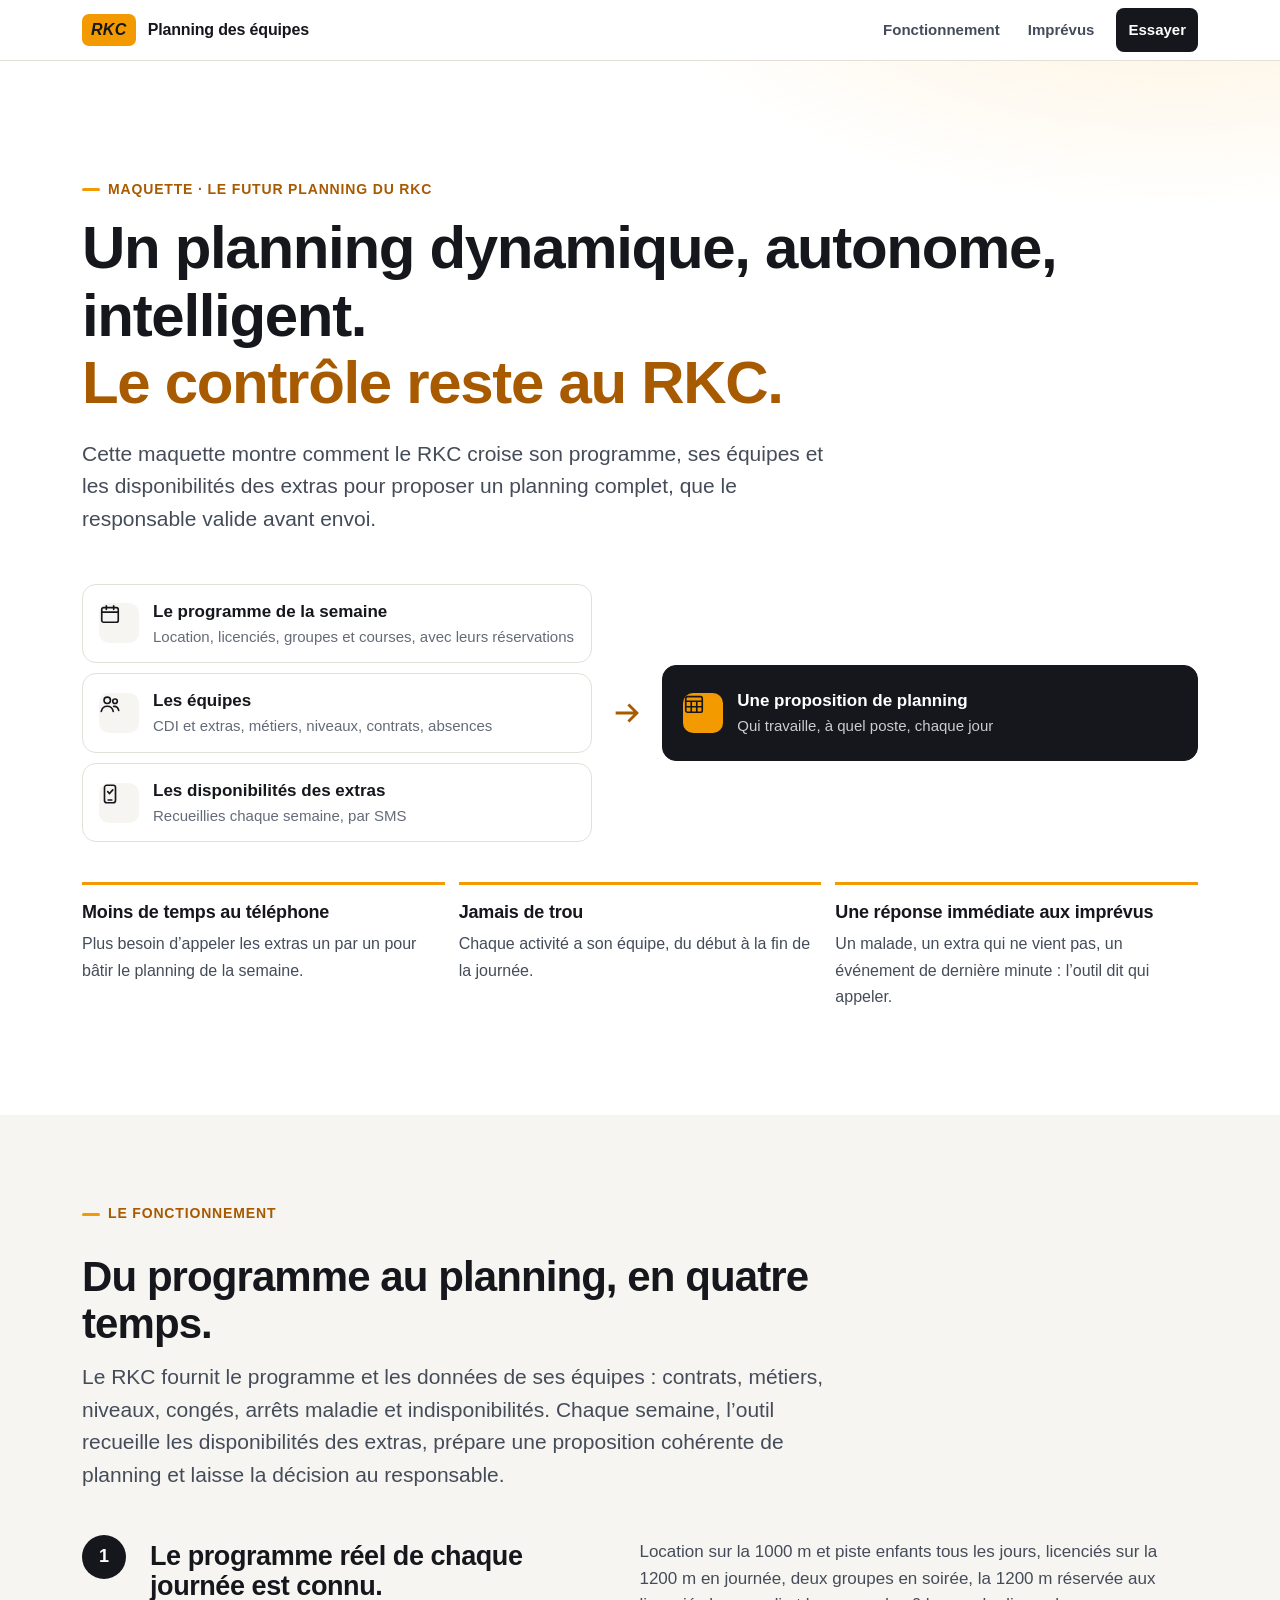
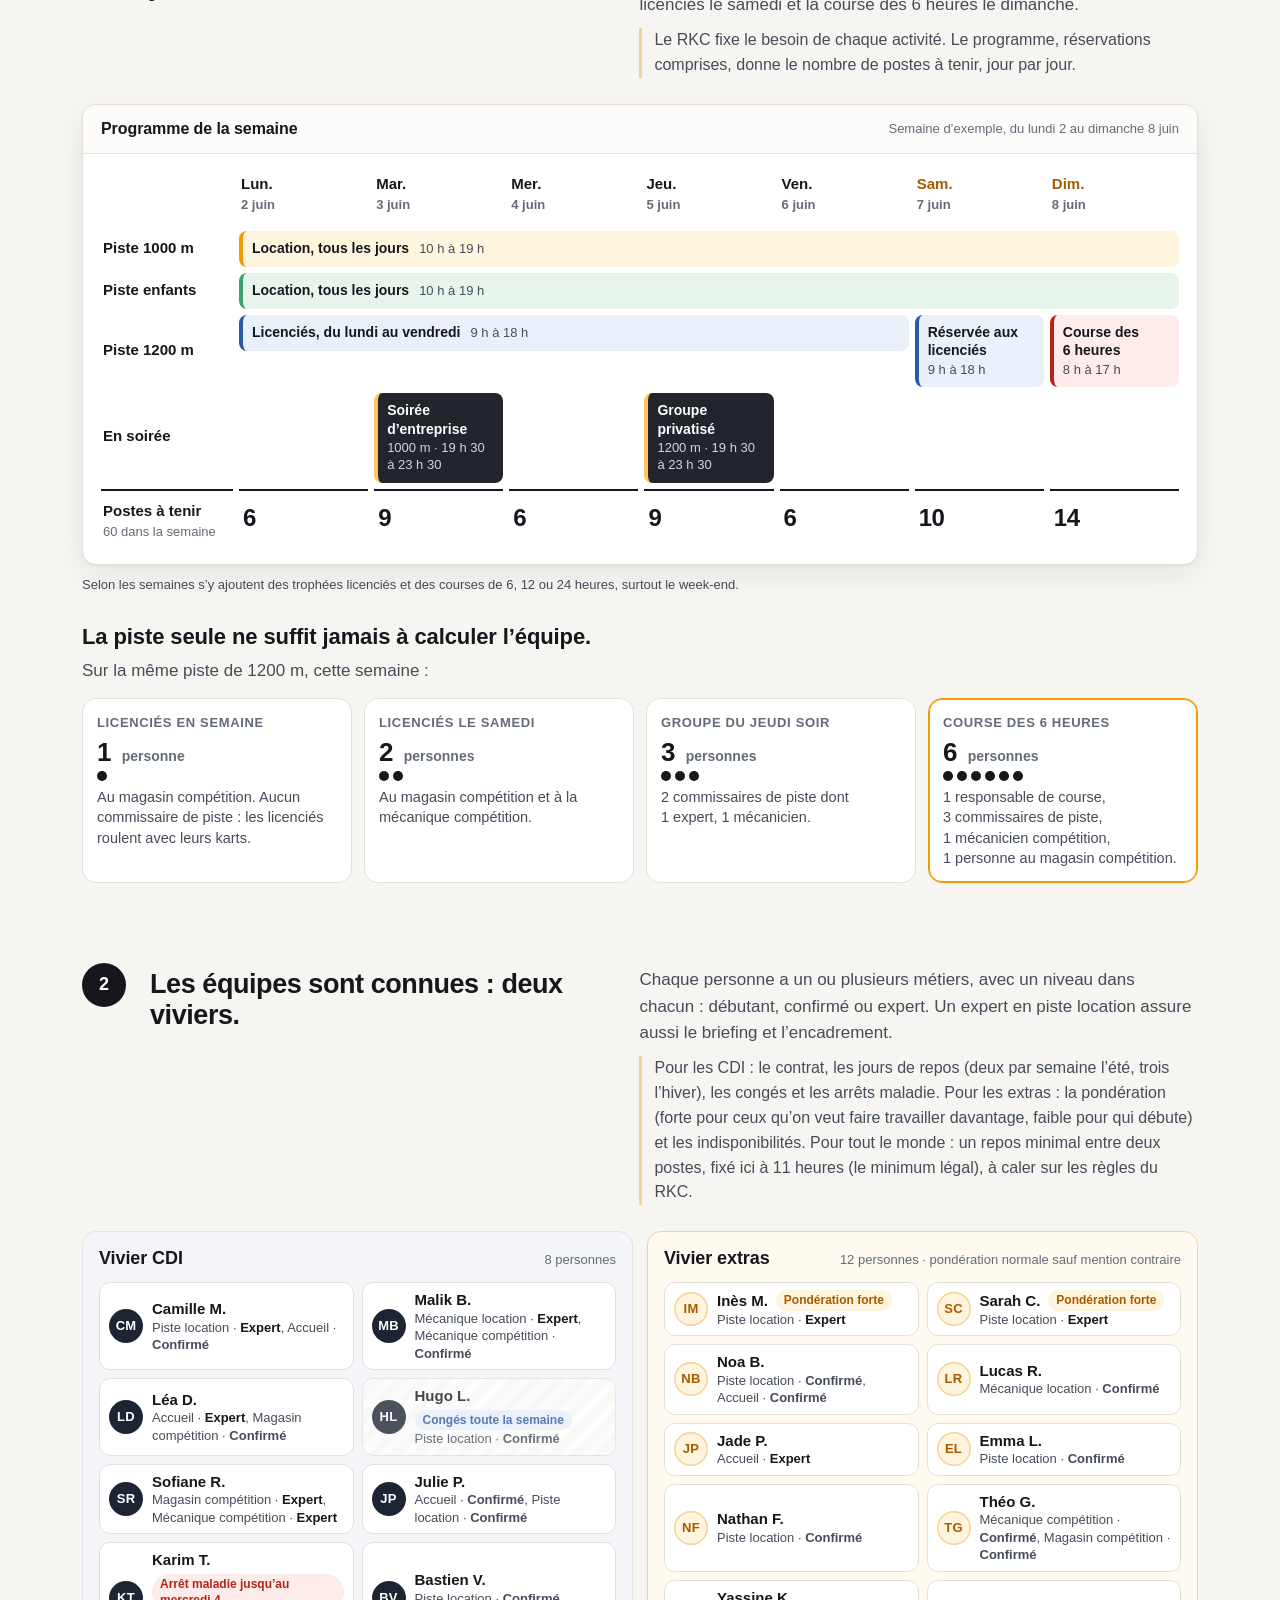
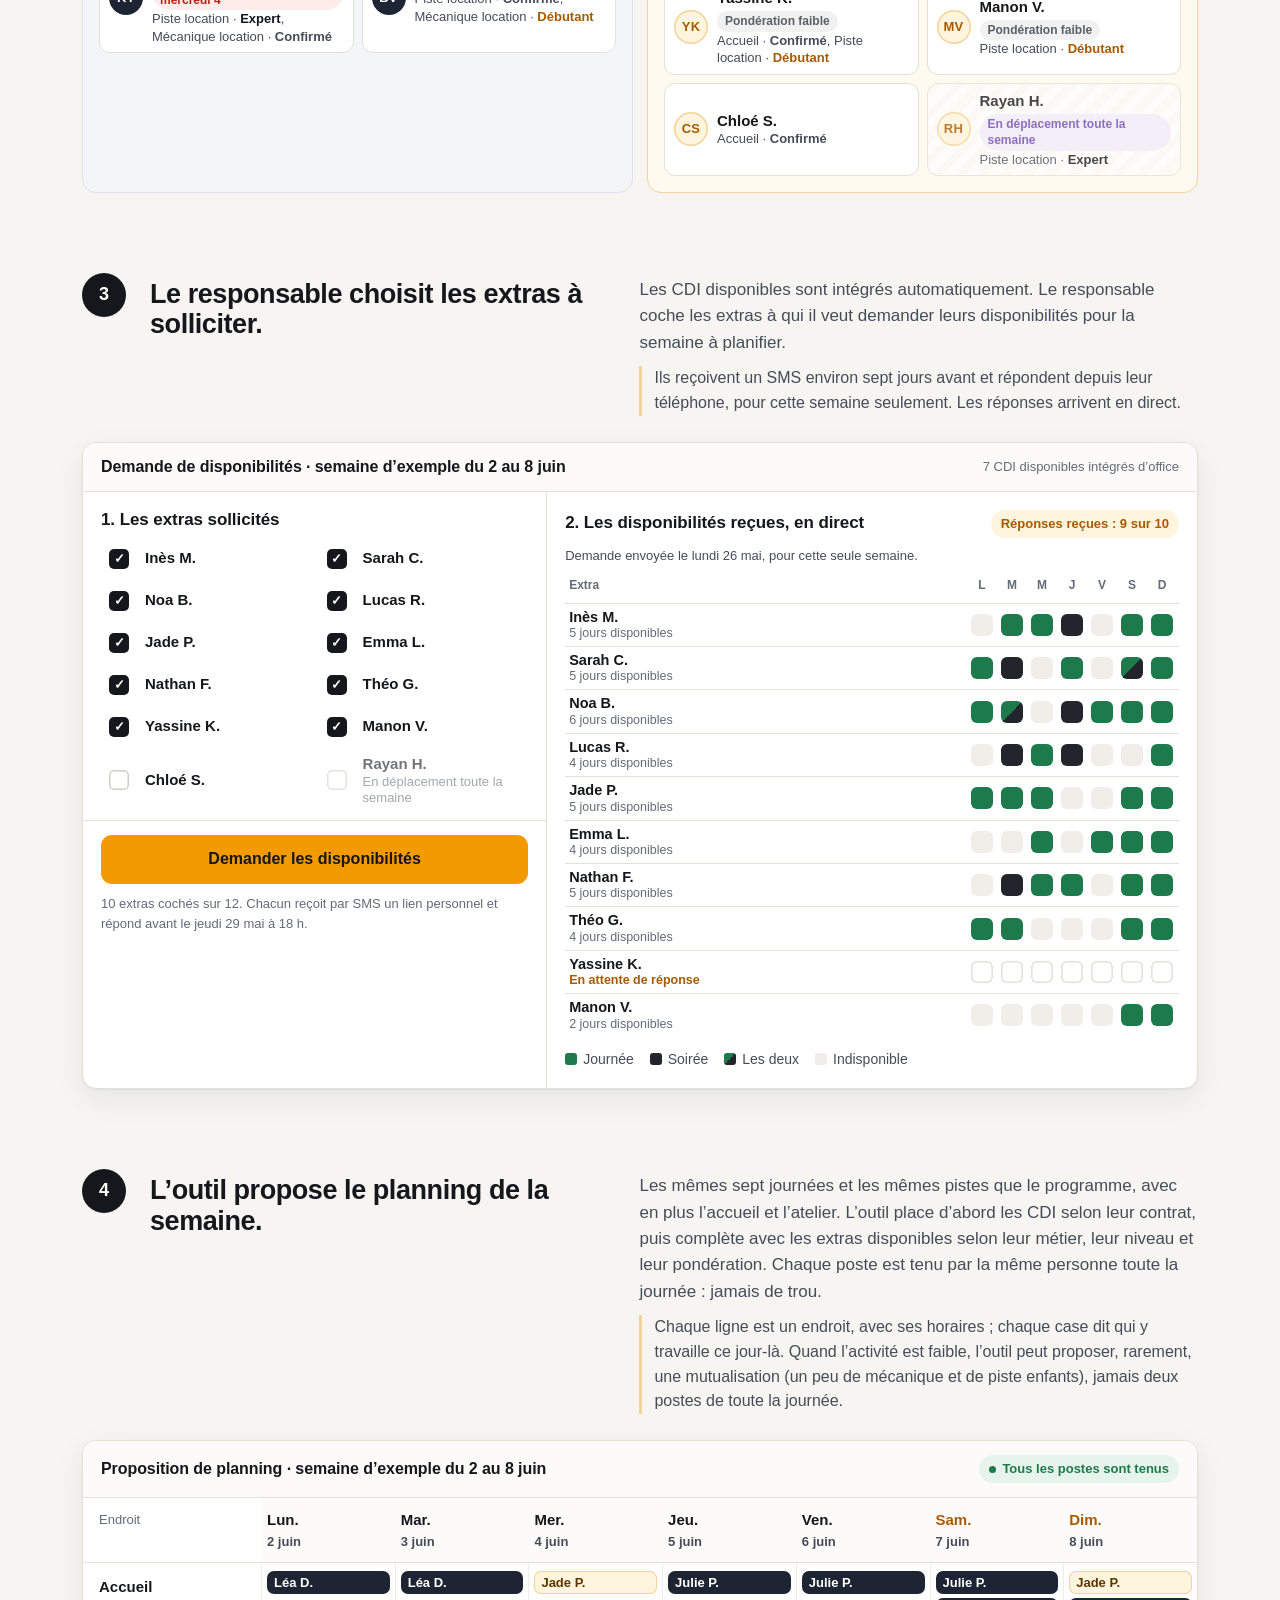
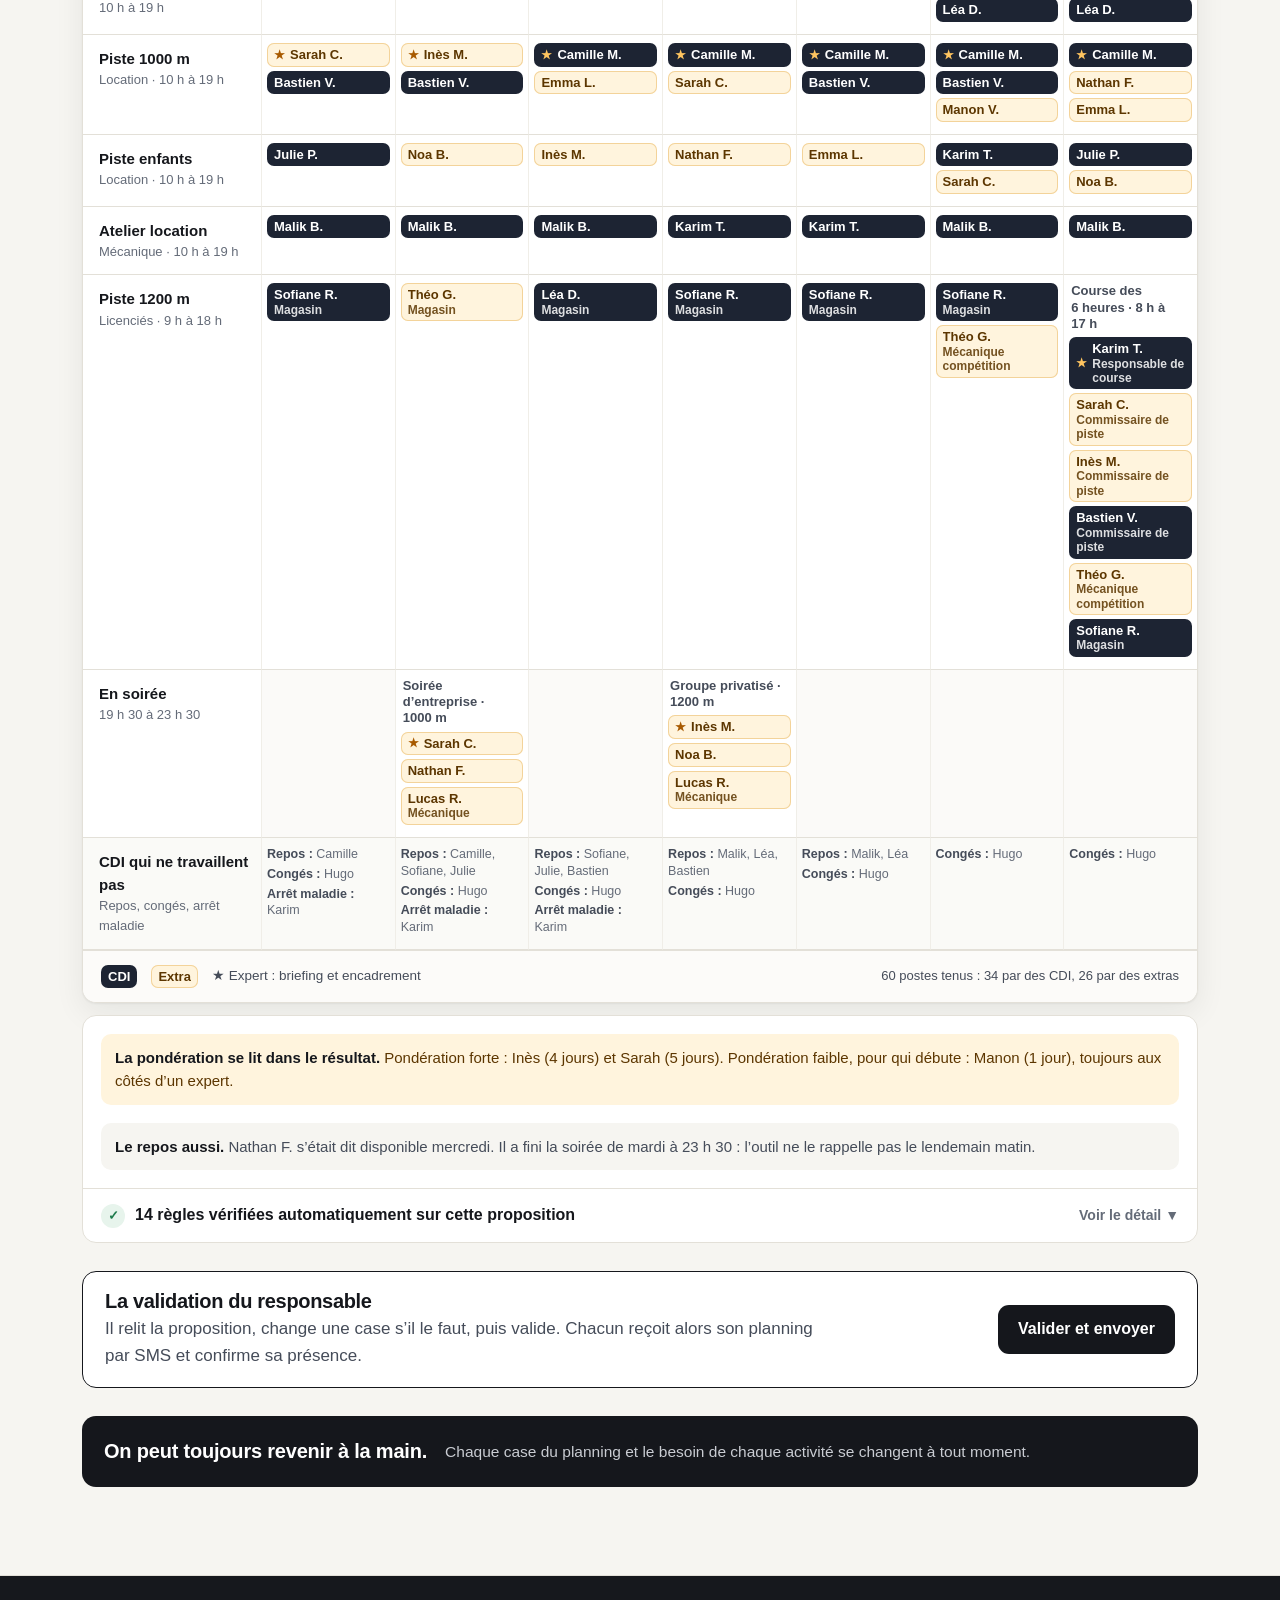
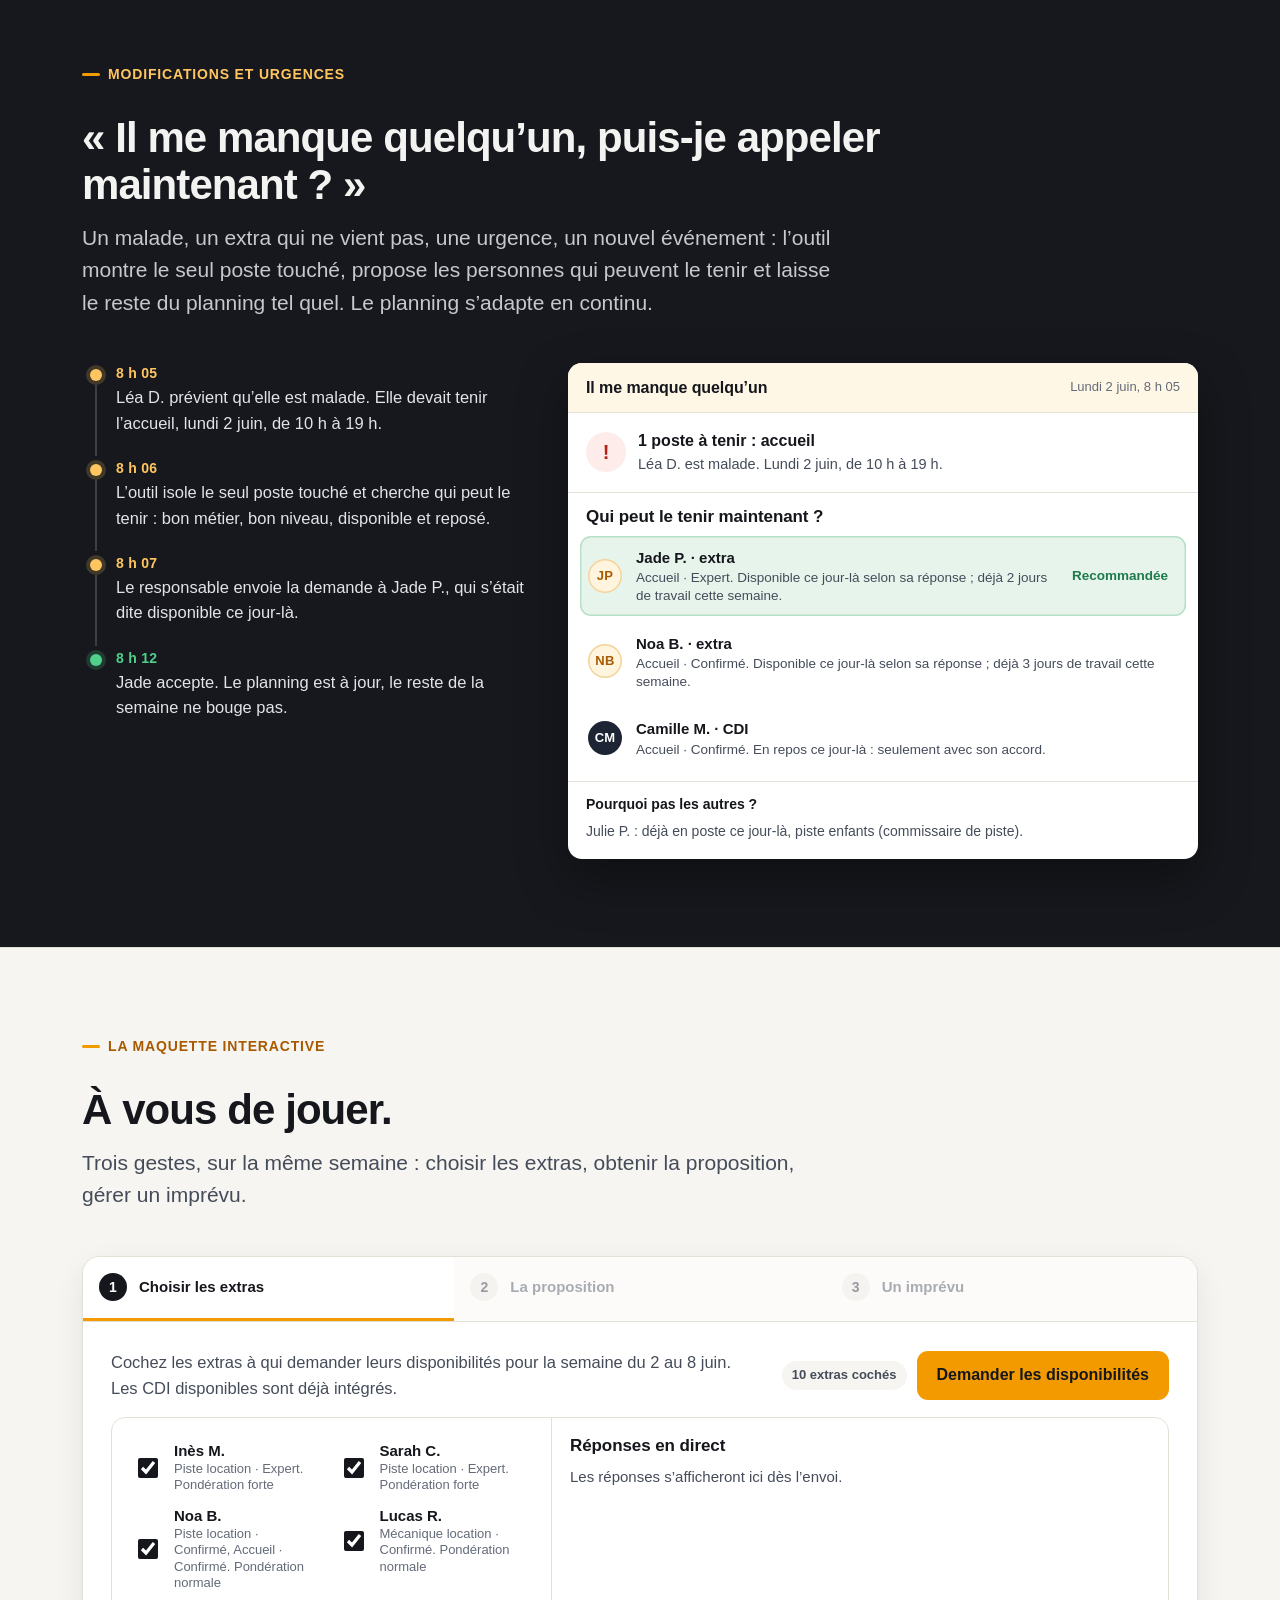
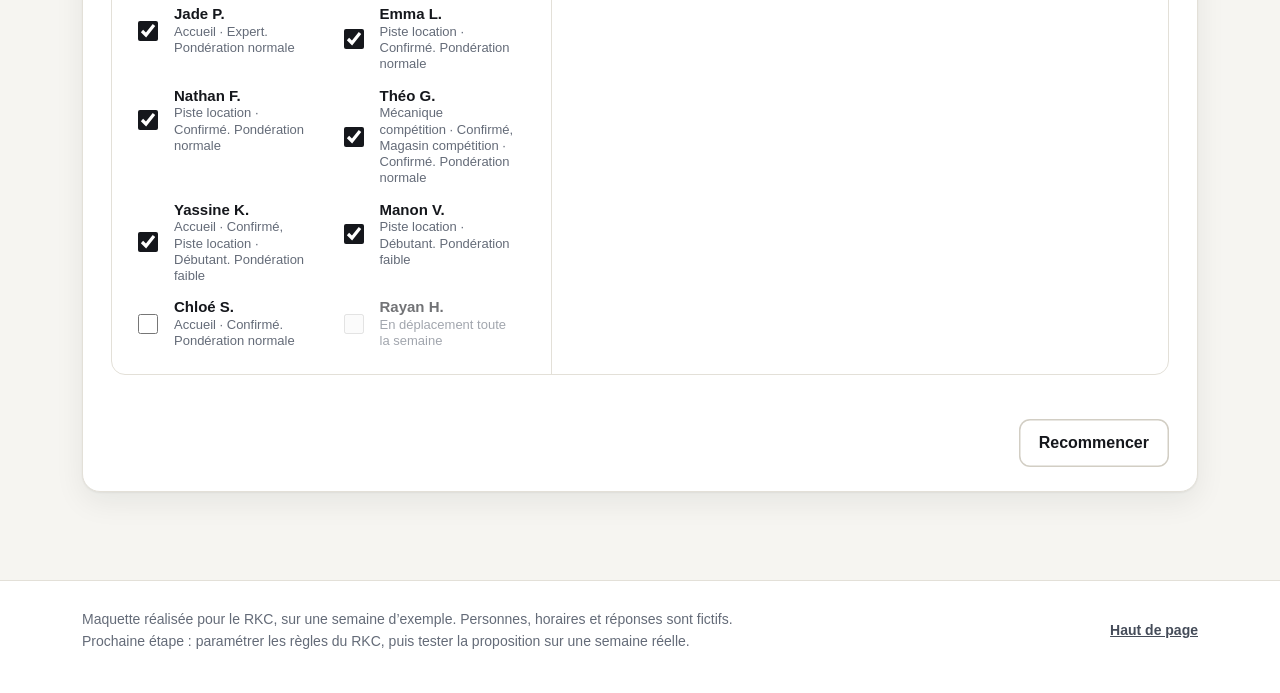
<file: archives/version-du-8-novembre-17h35/index.html>
<!doctype html>
<html lang="fr">
<head>
  <meta charset="utf-8">
  <meta name="viewport" content="width=device-width, initial-scale=1">
  <title>RKC · Planning des équipes</title>
  <meta name="description" content="Maquette : comment le RKC croise son programme, ses équipes et les disponibilités des extras pour proposer un planning complet, que le responsable valide avant envoi.">
  <meta name="robots" content="noindex">
  <link rel="icon" href="data:image/svg+xml,%3Csvg xmlns='http://www.w3.org/2000/svg' viewBox='0 0 64 64'%3E%3Crect width='64' height='64' rx='14' fill='%23f29a00'/%3E%3Ctext x='32' y='42' font-family='Arial' font-size='26' font-weight='900' font-style='italic' text-anchor='middle' fill='%2315171c'%3ERKC%3C/text%3E%3C/svg%3E">
  <style>
/* Maquette RKC · Planning des équipes. Une feuille, sans dépendance. */

:root {
  --encre: #15171c;
  --encre-2: #454c59;
  --encre-3: #646b78;
  --fond: #ffffff;
  --fond-2: #f6f5f1;
  --fond-3: #efede7;
  --ligne: #e3e0d8;
  --ligne-2: #d2cec4;
  --orange: #f29a00;
  --orange-fonce: #a85a00;
  --orange-pale: #fff4dd;
  --orange-ligne: #f3d39a;
  --nuit: #16181d;
  --nuit-2: #22252c;
  --cdi: #1d2433;
  --vert: #1d7a4b;
  --vert-pale: #e7f4ec;
  --rouge: #b42318;
  --rouge-pale: #fdecea;
  --bleu: #2c5aa0;
  --bleu-pale: #e9f0fa;
  --violet: #6a4bb3;
  --violet-pale: #f0ebfa;
  --rayon: 14px;
  --rayon-petit: 9px;
  --ombre: 0 1px 2px rgba(20, 22, 28, .05), 0 10px 30px rgba(20, 22, 28, .07);
  --police: -apple-system, BlinkMacSystemFont, "SF Pro Text", "Segoe UI", Roboto, "Helvetica Neue", Arial, sans-serif;
  --largeur: 1180px;
  --marge: clamp(16px, 4vw, 32px);
}

*, *::before, *::after { box-sizing: border-box; }
html { -webkit-text-size-adjust: 100%; scroll-behavior: smooth; scroll-padding-top: 72px; }
@media (prefers-reduced-motion: reduce) { html { scroll-behavior: auto; } *, *::before, *::after { transition: none !important; animation: none !important; } }
body {
  margin: 0; background: var(--fond); color: var(--encre);
  font-family: var(--police); font-size: 17px; line-height: 1.55;
  -webkit-font-smoothing: antialiased; text-rendering: optimizeLegibility;
}
img, svg { display: block; max-width: 100%; }
button, input, select { font: inherit; color: inherit; }
button { cursor: pointer; }
:focus-visible { outline: 3px solid var(--orange); outline-offset: 2px; border-radius: 6px; }
.lien-evitement { position: absolute; left: 8px; top: 8px; z-index: 100; background: var(--encre); color: #fff; padding: 10px 14px; border-radius: 8px; transform: translateY(-160%); }
.lien-evitement:focus { transform: none; }
.conteneur { width: 100%; max-width: var(--largeur); margin: 0 auto; padding: 0 var(--marge); }
.chiffres { font-variant-numeric: tabular-nums; }

/* ---------- En-tête ---------- */
.entete {
  position: sticky; top: 0; z-index: 50; background: rgba(255, 255, 255, .92);
  backdrop-filter: saturate(1.4) blur(10px); -webkit-backdrop-filter: saturate(1.4) blur(10px);
  border-bottom: 1px solid var(--ligne);
}
.entete .conteneur { display: flex; align-items: center; justify-content: space-between; gap: 16px; min-height: 60px; }
.marque { display: flex; align-items: center; gap: 12px; text-decoration: none; color: var(--encre); }
.marque-logo {
  display: inline-grid; place-items: center; height: 32px; padding: 0 9px; border-radius: 7px;
  background: var(--orange); color: var(--encre); font-weight: 900; font-style: italic; letter-spacing: .02em; font-size: 16px;
}
.marque-nom { font-weight: 700; font-size: 16px; letter-spacing: -.01em; }
.entete nav { display: flex; align-items: center; gap: 4px; }
.entete nav a {
  text-decoration: none; color: var(--encre-2); font-size: 15px; font-weight: 600; padding: 10px 12px; border-radius: 8px;
}
.entete nav a:hover { background: var(--fond-2); color: var(--encre); }
.entete nav a.bouton-essayer { background: var(--encre); color: #fff; margin-left: 6px; }
.entete nav a.bouton-essayer:hover { background: #000; }
@media (max-width: 760px) { .entete nav a:not(.bouton-essayer) { display: none; } .marque-nom { font-size: 15px; } }

/* ---------- Typographie ---------- */
.surtitre {
  display: inline-flex; align-items: center; gap: 8px; margin: 0 0 14px;
  font-size: 14px; font-weight: 700; letter-spacing: .06em; text-transform: uppercase; color: var(--orange-fonce);
}
.surtitre::before { content: ""; width: 18px; height: 3px; border-radius: 2px; background: var(--orange); }
h1, h2, h3, h4 { margin: 0; letter-spacing: -.022em; line-height: 1.12; }
h1 { font-size: clamp(36px, 6vw, 60px); font-weight: 800; }
h2 { font-size: clamp(29px, 4vw, 42px); font-weight: 800; }
h3 { font-size: clamp(22px, 2.4vw, 27px); font-weight: 750; letter-spacing: -.016em; }
h4 { font-size: 17px; font-weight: 700; letter-spacing: -.005em; }
p { margin: 0; }
.chapo { font-size: clamp(18px, 2vw, 21px); line-height: 1.55; color: var(--encre-2); max-width: 760px; }
.texte-2 { color: var(--encre-2); }
.petit { font-size: 15px; }
.tres-petit { font-size: 13px; }

/* ---------- Sections ---------- */
.section { padding: clamp(48px, 7vw, 88px) 0; }
.section + .section { border-top: 1px solid var(--ligne); }
.section-claire { background: var(--fond-2); }
.section-nuit { background: var(--nuit); color: #f3f3f1; }
.section-nuit .chapo, .section-nuit .texte-2 { color: #c6c8cd; }
.section-nuit .surtitre { color: #ffc560; }
.tete-section { display: grid; gap: 14px; margin-bottom: clamp(26px, 4vw, 44px); max-width: 820px; }

/* ---------- Ouverture ---------- */
.ouverture { padding: clamp(48px, 9vw, 112px) 0 clamp(48px, 7vw, 88px); background:
  radial-gradient(900px 420px at 92% -10%, rgba(242, 154, 0, .14), transparent 60%), var(--fond); }
.ouverture h1 .accent { display: block; color: var(--orange-fonce); }
.ouverture .chapo { margin-top: 22px; }
.equation {
  margin-top: clamp(32px, 5vw, 48px); display: grid; grid-template-columns: 1fr auto 1.05fr; gap: 18px; align-items: stretch;
}
.entrees { display: grid; gap: 10px; }
.entree, .sortie {
  display: grid; grid-template-columns: 40px 1fr; gap: 14px; align-items: center;
  background: #fff; border: 1px solid var(--ligne); border-radius: var(--rayon); padding: 14px 16px;
}
.entree strong, .sortie strong { display: block; font-size: 17px; }
.entree span, .sortie span { display: block; font-size: 15px; color: var(--encre-3); }
.pictogramme { width: 40px; height: 40px; border-radius: 10px; display: grid; place-items: center; background: var(--fond-2); }
.pictogramme svg { width: 22px; height: 22px; stroke: var(--encre); fill: none; stroke-width: 1.8; stroke-linecap: round; stroke-linejoin: round; }
.fleche-equation { display: grid; place-items: center; color: var(--orange-fonce); }
.fleche-equation svg { width: 34px; height: 34px; stroke: currentColor; fill: none; stroke-width: 2; }
.sortie { align-self: center; background: var(--encre); border-color: var(--encre); color: #fff; padding: 22px 20px; }
.sortie span { color: #c9ccd2; }
.sortie .pictogramme { background: var(--orange); }
.benefices { margin-top: clamp(28px, 4vw, 40px); display: grid; grid-template-columns: repeat(3, 1fr); gap: 14px; padding: 0; list-style: none; }
.benefices li { border-top: 3px solid var(--orange); padding-top: 14px; }
.benefices strong { display: block; font-size: 18px; letter-spacing: -.01em; margin-bottom: 4px; }
.benefices span { color: var(--encre-2); font-size: 16px; }
@media (max-width: 860px) {
  .equation { grid-template-columns: 1fr; gap: 10px; }
  .entree, .sortie { padding: 11px 13px; }
  .benefices li { padding-top: 10px; }
  .fleche-equation svg { transform: rotate(90deg); }
  .benefices { grid-template-columns: 1fr; }
}

/* ---------- Les quatre temps ---------- */
.temps { display: grid; gap: clamp(18px, 2.5vw, 26px); }
.temps + .temps { margin-top: clamp(48px, 7vw, 80px); }
.temps-texte { display: grid; grid-template-columns: 44px minmax(0, 5fr) minmax(0, 6fr); gap: 10px 24px; align-items: start; }
.temps-texte h3 { padding-top: 6px; }
.temps-texte .explication { display: grid; gap: 10px; padding-top: 4px; }
.temps-numero {
  display: inline-grid; place-items: center; width: 44px; height: 44px; border-radius: 50%;
  background: var(--encre); color: #fff; font-weight: 800; font-size: 18px;
}
.temps-texte p { color: var(--encre-2); }
.temps-texte .note { font-size: 16px; color: var(--encre-2); border-left: 3px solid var(--orange-ligne); padding-left: 12px; }
@media (max-width: 760px) { .temps-texte .note { font-size: 15px; } }
.temps-visuel { min-width: 0; }
@media (max-width: 900px) {
  .temps-texte { grid-template-columns: 44px minmax(0, 1fr); }
  .temps-texte .explication { grid-column: 1 / -1; }
}

/* Cadre « écran de l'outil » */
.ecran { position: relative; background: #fff; border: 1px solid var(--ligne); border-radius: var(--rayon); box-shadow: var(--ombre); overflow: hidden; }
.ecran-barre {
  display: flex; align-items: center; justify-content: space-between; gap: 12px; flex-wrap: wrap;
  padding: 14px 18px; border-bottom: 1px solid var(--ligne); background: #fcfbf9;
}
.ecran-barre h4 { font-size: 16px; }
.ecran-barre .tres-petit { color: var(--encre-3); }
.ecran-corps { padding: 18px; }
.pastille {
  display: inline-flex; align-items: center; gap: 6px; padding: 4px 10px; border-radius: 999px;
  font-size: 13px; font-weight: 650; white-space: nowrap; background: var(--fond-2); color: var(--encre-2);
}
.pastille.vert { background: var(--vert-pale); color: var(--vert); }
.pastille.orange { background: var(--orange-pale); color: var(--orange-fonce); }
.pastille.rouge { background: var(--rouge-pale); color: var(--rouge); }
.pastille.nuit { background: var(--encre); color: #fff; }
.pastille .point { width: 7px; height: 7px; border-radius: 50%; background: currentColor; }

/* ---------- Temps 1 : le programme de la semaine ---------- */
table.programme { width: 100%; border-collapse: separate; border-spacing: 6px; table-layout: fixed; margin: -6px; width: calc(100% + 12px); }
.programme th { text-align: left; vertical-align: bottom; font-size: 13px; color: var(--encre-3); font-weight: 600; padding: 0 2px 4px; }
.programme thead th strong { display: block; font-size: 15px; color: var(--encre); }
.programme thead th.weekend strong { color: var(--orange-fonce); }
.programme th.piste { width: 132px; vertical-align: middle; font-size: 15px; color: var(--encre); font-weight: 700; }
.programme td { vertical-align: top; padding: 0; }
.bloc { border-radius: 8px; padding: 8px 9px 9px; font-size: 14px; line-height: 1.3; border-left: 4px solid; height: 100%; }
.bloc b { display: block; font-size: 14px; }
.bloc span { display: block; color: var(--encre-2); font-size: 13px; margin-top: 2px; }
.bloc.p1000 { background: var(--orange-pale); border-color: var(--orange); }
.bloc.enfants { background: var(--vert-pale); border-color: #3aa36b; }
.bloc.p1200 { background: var(--bleu-pale); border-color: var(--bleu); }
.bloc.soir { background: var(--nuit-2); border-color: #ffc560; color: #fff; }
.bloc.soir span { color: #d4d6db; }
.bloc.course { background: var(--rouge-pale); border-color: var(--rouge); }
.bloc.vide { background: transparent; border-left-color: transparent; color: #b8b4aa; }
.legende { display: flex; flex-wrap: wrap; gap: 8px 16px; margin-top: 14px; font-size: 14px; color: var(--encre-2); }
.legende i { display: inline-block; width: 12px; height: 12px; border-radius: 3px; margin-right: 6px; vertical-align: -1px; }
.semaine-mobile { display: none; }
@media (max-width: 760px) {
  table.programme { display: none; }
  .semaine-mobile { display: grid; gap: 10px; }
  .semaine-mobile .onglets-jours { display: flex; padding: 0 0 2px; }
  .semaine-mobile .jour[hidden] { display: none; }
  .semaine-mobile .jour { display: grid; grid-template-columns: 58px 1fr; gap: 10px; padding: 10px 0; border-top: 1px solid var(--ligne); }
  .semaine-mobile .jour:first-child { border-top: 0; padding-top: 0; }
  .semaine-mobile .jour-tete strong { display: block; font-size: 15px; }
  .semaine-mobile .jour-tete span { font-size: 13px; color: var(--encre-3); }
  .semaine-mobile .jour.weekend .jour-tete strong { color: var(--orange-fonce); }
  .semaine-mobile .jour-blocs { display: grid; gap: 6px; }
}

/* ---------- Temps 2 : les viviers ---------- */
.viviers { display: grid; grid-template-columns: minmax(0, 1fr) minmax(0, 1fr); gap: 14px; }
.vivier { border-radius: var(--rayon); padding: 16px; border: 1px solid var(--ligne); background: #fff; }
.vivier.cdi { background: #f4f5f8; border-color: #dfe2ea; }
.vivier.extras { background: #fffaf0; border-color: var(--orange-ligne); }
.vivier-tete { display: flex; align-items: baseline; justify-content: space-between; gap: 12px; margin-bottom: 12px; }
.vivier-tete h4 { font-size: 18px; }
.vivier-tete .tres-petit { color: var(--encre-3); }
.personnes { display: grid; grid-template-columns: 1fr; gap: 8px; }
.personne {
  display: grid; grid-template-columns: 34px minmax(0, 1fr); gap: 9px; align-items: center;
  background: #fff; border: 1px solid var(--ligne); border-radius: 11px; padding: 7px 9px;
}
.personne.indispo { opacity: .78; background: repeating-linear-gradient(-45deg, #fff, #fff 8px, #faf9f6 8px, #faf9f6 16px); }
.avatar {
  width: 34px; height: 34px; border-radius: 50%; display: grid; place-items: center;
  font-size: 13px; font-weight: 800; letter-spacing: .02em; background: var(--cdi); color: #fff;
}
.avatar.extra { background: var(--orange-pale); color: var(--orange-fonce); box-shadow: inset 0 0 0 1.5px var(--orange-ligne); }
.personne-nom { display: flex; align-items: center; gap: 4px 8px; flex-wrap: wrap; font-weight: 700; font-size: 15px; line-height: 1.3; }
.personne-metiers { font-size: 13px; color: var(--encre-2); line-height: 1.35; }
.niveau { font-weight: 650; }
.niveau.Expert { color: var(--encre); }
.niveau.Débutant { color: var(--orange-fonce); }
.etiquette { font-size: 12px; font-weight: 700; padding: 2px 8px; border-radius: 999px; line-height: 1.35; }
.etiquette.conges { background: var(--bleu-pale); color: var(--bleu); }
.etiquette.arret { background: var(--rouge-pale); color: var(--rouge); }
.etiquette.deplacement { background: var(--violet-pale); color: var(--violet); }
.etiquette.ponderation { background: var(--fond-2); color: var(--encre-2); }
.etiquette.ponderation.forte { background: var(--orange-pale); color: var(--orange-fonce); }
.etiquette.ponderation.faible { background: #f1f1f1; color: #5b5f66; }
@media (min-width: 1000px) { .personnes { grid-template-columns: minmax(0, 1fr) minmax(0, 1fr); } }
@media (max-width: 700px) { .viviers { grid-template-columns: 1fr; } }
@media (min-width: 360px) and (max-width: 700px) { .personnes { grid-template-columns: minmax(0, 1fr) minmax(0, 1fr); } .personne { grid-template-columns: 1fr; gap: 4px; } .personne .avatar { display: none; } }

/* ---------- Temps 3 : la demande de disponibilités ---------- */
.demande { display: grid; grid-template-columns: minmax(0, 5fr) minmax(0, 7fr); gap: 0; }
.demande > div { min-width: 0; }
.demande .colonne-choix { border-right: 1px solid var(--ligne); }
.liste-cases { display: grid; gap: 2px; margin: 0; padding: 0; list-style: none; }
.case {
  display: grid; grid-template-columns: 26px 1fr auto; gap: 10px; align-items: center;
  padding: 8px 10px; border-radius: 9px; min-height: 44px; cursor: pointer;
}
.case:hover { background: var(--fond-2); }
.case input { width: 20px; height: 20px; accent-color: var(--encre); margin: 0; }
.case .qui { font-weight: 650; font-size: 15px; line-height: 1.25; }
.case .qui small { display: block; font-weight: 500; color: var(--encre-3); font-size: 13px; }
.case.desactivee { cursor: not-allowed; opacity: .6; }
.case.desactivee:hover { background: transparent; }
.bouton {
  display: inline-flex; align-items: center; justify-content: center; gap: 10px; min-height: 48px; padding: 12px 20px;
  border-radius: 11px; border: 0; background: var(--encre); color: #fff; font-weight: 700; font-size: 16px; text-decoration: none;
}
.bouton:hover { background: #000; }
.bouton.orange { background: var(--orange); color: var(--encre); }
.bouton.orange:hover { background: #ffad1f; }
.bouton.discret { background: #fff; color: var(--encre); box-shadow: inset 0 0 0 1.5px var(--ligne-2); }
.bouton.discret:hover { background: var(--fond-2); }
.bouton[disabled] { opacity: .45; cursor: not-allowed; }
.bouton.large { width: 100%; }
.envoi { padding: 14px 18px 18px; border-top: 1px solid var(--ligne); display: grid; gap: 10px; }
.envoi .tres-petit { color: var(--encre-3); }
.reponses-tete { display: grid; grid-template-columns: 1fr repeat(7, 26px); gap: 4px; align-items: end; padding: 0 4px 8px; font-size: 12px; font-weight: 700; color: var(--encre-3); text-align: center; }
.reponses-tete span:first-child { text-align: left; }
.reponse { display: grid; grid-template-columns: 1fr repeat(7, 26px); gap: 4px; align-items: center; padding: 5px 4px; border-top: 1px solid var(--ligne); }
.reponse .qui { font-size: 14.5px; font-weight: 650; line-height: 1.2; min-width: 0; }
.reponse .qui small { display: block; font-weight: 500; font-size: 12.5px; color: var(--encre-3); }
.dispo { width: 22px; height: 22px; border-radius: 6px; justify-self: center; background: #f0eee9; position: relative; }
.dispo.journee { background: var(--vert); }
.dispo.soir { background: var(--nuit-2); }
.dispo.journee-soir { background: linear-gradient(135deg, var(--vert) 50%, var(--nuit-2) 50%); }
.reponse.attente .qui small { color: var(--orange-fonce); font-weight: 650; }
.reponse.attente .dispo { background: transparent; box-shadow: inset 0 0 0 1.5px var(--ligne); }
@media (max-width: 760px) {
  .demande { grid-template-columns: 1fr; }
  .demande .colonne-choix { border-right: 0; border-bottom: 1px solid var(--ligne); }
  .reponses-tete, .reponse { grid-template-columns: 1fr repeat(7, 22px); gap: 3px; }
  .dispo { width: 19px; height: 19px; border-radius: 5px; }
}

/* ---------- Temps 4 : le planning ---------- */
.planning-cadre { position: relative; overflow-x: auto; -webkit-overflow-scrolling: touch; }
table.planning { width: 100%; border-collapse: separate; border-spacing: 0; min-width: 900px; table-layout: fixed; }
.planning th, .planning td { vertical-align: top; text-align: left; }
.planning thead th {
  position: sticky; top: 0; background: #fcfbf9; z-index: 1; padding: 10px 6px; font-size: 13px; color: var(--encre-2);
  border-bottom: 1px solid var(--ligne); font-weight: 700;
}
.planning thead th strong { display: block; font-size: 15px; color: var(--encre); }
.planning thead th.weekend strong { color: var(--orange-fonce); }
.planning th.endroit { width: 178px; padding: 12px 12px 12px 16px; font-size: 14px; border-bottom: 1px solid var(--ligne); background: #fff; }
.planning th.endroit strong { display: block; font-size: 15px; color: var(--encre); }
.planning th.endroit span { display: block; font-weight: 500; color: var(--encre-3); font-size: 13px; }
.planning td { padding: 8px 5px; border-bottom: 1px solid var(--ligne); border-left: 1px solid #f0eee8; }
.planning td.ferme { position: relative; background: #fbfaf8; }
.planning tr.repos-ligne th, .planning tr.repos-ligne td { background: #fafaf7; }
.planning tr.repos-ligne td { font-size: 12.5px; color: var(--encre-3); line-height: 1.35; }
.absents { display: grid; gap: 3px; }
.absents b { color: var(--encre-2); font-weight: 700; }
.nom {
  display: flex; align-items: center; gap: 5px; border-radius: 7px; padding: 4px 7px; margin-bottom: 4px;
  font-size: 13px; font-weight: 650; line-height: 1.2; background: var(--cdi); color: #fff; min-width: 0;
}
.nom.extra { background: var(--orange-pale); color: #5c3600; box-shadow: inset 0 0 0 1px var(--orange-ligne); }
.nom .role { display: block; font-size: 12px; font-weight: 550; opacity: .85; }
.nom.vide { background: var(--rouge-pale); color: var(--rouge); box-shadow: inset 0 0 0 1.5px #f3b8b1; }
.nom.change { box-shadow: inset 0 0 0 2px var(--vert); }
.nom .etoile { color: #ffc560; font-size: 12px; }
.nom.extra .etoile { color: var(--orange-fonce); }
.nom span.txt { min-width: 0; overflow: hidden; text-overflow: ellipsis; }
.planning-pied { display: flex; flex-wrap: wrap; align-items: center; justify-content: space-between; gap: 12px; padding: 14px 18px; border-top: 1px solid var(--ligne); background: #fcfbf9; }
.legende-planning { display: flex; flex-wrap: wrap; gap: 8px 14px; font-size: 13.5px; color: var(--encre-2); align-items: center; }
.legende-planning .nom { display: inline-flex; margin: 0; }
.onglets-jours { display: none; }
@media (max-width: 1023px) {
  .planning-cadre.mobile-jour table.planning { display: none; }
  .onglets-jours { display: flex; gap: 5px; overflow-x: auto; padding: 12px 14px 4px; -webkit-overflow-scrolling: touch; }
  .onglets-jours button {
    flex: 1 0 44px; min-width: 44px; min-height: 48px; border-radius: 10px; border: 1px solid var(--ligne-2); background: #fff;
    font-size: 13px; font-weight: 700; line-height: 1.15; padding: 6px 2px;
  }
  .onglets-jours button[aria-selected="true"] { background: var(--encre); color: #fff; border-color: var(--encre); }
  .onglets-jours button small { display: block; font-weight: 600; font-size: 12px; opacity: .8; }
}
.vue-jour { display: none; }
@media (max-width: 1023px) {
  .planning-cadre.mobile-jour .vue-jour { display: grid; gap: 0; padding: 6px 14px 14px; }
  .vue-jour .rangee { display: grid; grid-template-columns: 112px 1fr; gap: 10px; padding: 10px 0; border-top: 1px solid var(--ligne); }
  .vue-jour .rangee:first-child { border-top: 0; }
  .vue-jour .rangee strong { font-size: 14px; display: block; line-height: 1.25; }
  .vue-jour .rangee small { font-size: 12.5px; color: var(--encre-3); display: block; }
  .vue-jour .noms { display: flex; flex-wrap: wrap; gap: 5px; }
  .vue-jour .nom { margin: 0; font-size: 13.5px; }
}

/* Règles tenues, sous le planning */
.regles { display: grid; grid-template-columns: repeat(3, minmax(0, 1fr)); gap: 8px 18px; margin: 0; padding: 16px 18px; list-style: none; }
.regles li { display: grid; grid-template-columns: 22px 1fr; gap: 8px; font-size: 14.5px; color: var(--encre-2); line-height: 1.4; }
.regles li::before { content: "✓"; width: 20px; height: 20px; border-radius: 50%; background: var(--vert-pale); color: var(--vert); font-size: 12px; font-weight: 900; display: grid; place-items: center; margin-top: 1px; }
.regles li.ko::before { content: "!"; background: var(--rouge-pale); color: var(--rouge); }
@media (max-width: 1000px) { .regles { grid-template-columns: repeat(2, minmax(0, 1fr)); } }
@media (max-width: 640px) { .regles { grid-template-columns: 1fr; } }
.exemple-repos { margin: 0 18px 18px; padding: 12px 14px; border-radius: 10px; background: var(--fond-2); font-size: 15px; color: var(--encre-2); }
.exemple-repos strong { color: var(--encre); }

/* ---------- La piste seule ne suffit jamais ---------- */
.besoins { display: grid; grid-template-columns: repeat(auto-fit, minmax(230px, 1fr)); gap: 12px; }
@media (min-width: 1100px) { .besoins { grid-template-columns: repeat(5, minmax(0, 1fr)); } }
@media (min-width: 360px) and (max-width: 640px) { .besoins { grid-template-columns: repeat(2, minmax(0, 1fr)); gap: 8px; } .besoin { padding: 12px; } .besoin h4 { font-size: 16px; } .besoin ul { font-size: 14px; } }
.besoin { background: #fff; border: 1px solid var(--ligne); border-radius: var(--rayon); padding: 14px; display: grid; gap: 6px; align-content: start; }
.besoin .piste { font-size: 13px; font-weight: 700; color: var(--encre-3); text-transform: uppercase; letter-spacing: .05em; }
.besoin h4 { font-size: 18px; }
.besoin ul { margin: 0; padding: 0; list-style: none; display: grid; gap: 4px; font-size: 15px; color: var(--encre-2); }
.besoin ul li::before { content: "·"; font-weight: 900; margin-right: 6px; color: var(--orange-fonce); }
.besoin .total { font-size: 26px; font-weight: 800; letter-spacing: -.02em; line-height: 1; }
.besoin .total small { font-size: 14px; font-weight: 600; color: var(--encre-3); letter-spacing: 0; margin-left: 4px; }
.besoin.zero .total { color: var(--vert); }
.principes { margin-top: clamp(20px, 3vw, 28px); display: grid; grid-template-columns: 1fr; gap: 14px; }
.principe.bandeau { grid-template-columns: auto 1fr; align-items: center; gap: 6px 18px; padding: 20px 22px; }
.principe.bandeau strong { font-size: 20px; }
@media (max-width: 700px) { .principe.bandeau { grid-template-columns: 1fr; } }
.principe { padding: 18px; border-radius: var(--rayon); background: var(--encre); color: #fff; display: grid; gap: 6px; align-content: start; }
.principe strong { font-size: 18px; letter-spacing: -.01em; }
.principe span { color: #c9ccd2; font-size: 15.5px; }
@media (max-width: 860px) { .principes { grid-template-columns: 1fr; } }

/* ---------- Imprévus ---------- */
.situations { display: flex; flex-wrap: wrap; gap: 8px; margin: 0 0 clamp(24px, 4vw, 36px); padding: 0; list-style: none; }
.situations li { padding: 9px 14px; border-radius: 999px; background: var(--nuit-2); color: #fff; font-size: 15px; font-weight: 600; border: 1px solid #343843; }
.imprevu { display: grid; grid-template-columns: minmax(0, 5fr) minmax(0, 7fr); gap: clamp(20px, 3vw, 36px); align-items: start; }
.fil { margin: 0; padding: 0; list-style: none; display: grid; gap: 0; }
.fil li { position: relative; padding: 0 0 22px 34px; }
.fil li::before { content: ""; position: absolute; left: 8px; top: 6px; width: 12px; height: 12px; border-radius: 50%; background: #ffc560; box-shadow: 0 0 0 4px rgba(255, 197, 96, .18); }
.fil li::after { content: ""; position: absolute; left: 13px; top: 22px; bottom: 2px; width: 2px; background: #3a3e48; }
.fil li:last-child::after { display: none; }
.fil li.fin::before { background: #4fd18b; box-shadow: 0 0 0 4px rgba(79, 209, 139, .18); }
.fil .heure { display: block; font-size: 14px; font-weight: 800; color: #ffc560; letter-spacing: .02em; }
.fil li.fin .heure { color: #4fd18b; }
.fil p { color: #e3e4e7; font-size: 16.5px; }
.carte-appel { background: #fff; color: var(--encre); border-radius: var(--rayon); overflow: hidden; box-shadow: 0 20px 50px rgba(0, 0, 0, .35); }
.carte-appel .ecran-barre { background: #fff7e6; }
.alerte { display: grid; grid-template-columns: 40px 1fr; gap: 12px; align-items: center; padding: 16px 18px; border-bottom: 1px solid var(--ligne); }
.alerte .signe { width: 40px; height: 40px; border-radius: 50%; display: grid; place-items: center; background: var(--rouge-pale); color: var(--rouge); font-weight: 900; font-size: 20px; }
.alerte strong { display: block; font-size: 16px; }
.alerte span { display: block; font-size: 14.5px; color: var(--encre-2); }
.candidats { margin: 0; padding: 6px 12px 12px; list-style: none; display: grid; gap: 6px; }
.candidat { display: grid; grid-template-columns: 38px 1fr auto; gap: 10px; align-items: center; padding: 10px 8px; border-radius: 11px; }
.candidat.recommande { background: var(--vert-pale); box-shadow: inset 0 0 0 1.5px #b7e0c8; }
.candidat strong { display: block; font-size: 15px; }
.candidat span { display: block; font-size: 13.5px; color: var(--encre-2); line-height: 1.35; }
.ecartes { padding: 12px 18px 16px; border-top: 1px solid var(--ligne); font-size: 14px; color: var(--encre-2); }
.ecartes strong { color: var(--encre); }
.ecartes ul { margin: 6px 0 0; padding: 0; list-style: none; display: grid; gap: 3px; }
@media (max-width: 900px) { .imprevu { grid-template-columns: 1fr; } }

/* ---------- À vous de jouer ---------- */
.demo { background: #fff; border: 1px solid var(--ligne); border-radius: 18px; box-shadow: var(--ombre); overflow: hidden; }
.etapes-demo { display: grid; grid-template-columns: repeat(3, 1fr); border-bottom: 1px solid var(--ligne); background: #fcfbf9; margin: 0; padding: 0; list-style: none; }
.etapes-demo button {
  width: 100%; min-height: 64px; border: 0; background: transparent; text-align: left; padding: 12px 16px; display: grid; grid-template-columns: 30px 1fr; gap: 10px; align-items: center;
  border-bottom: 3px solid transparent; color: var(--encre-3); font-weight: 650; font-size: 15px; line-height: 1.25;
}
.etapes-demo button .n { width: 28px; height: 28px; border-radius: 50%; display: grid; place-items: center; background: var(--fond-3); color: var(--encre-2); font-weight: 800; font-size: 14px; }
.etapes-demo button[aria-selected="true"] { color: var(--encre); border-bottom-color: var(--orange); background: #fff; }
.etapes-demo button[aria-selected="true"] .n { background: var(--encre); color: #fff; }
.etapes-demo button.faite .n { background: var(--vert); color: #fff; }
.etapes-demo button[disabled] { cursor: not-allowed; opacity: .55; }
.panneau-demo { padding: clamp(16px, 3vw, 28px); }
.panneau-demo[hidden] { display: none; }
.consigne { display: flex; flex-wrap: wrap; align-items: center; justify-content: space-between; gap: 12px; margin-bottom: 16px; }
.consigne p { font-size: 16.5px; color: var(--encre-2); max-width: 640px; }
.choix-imprevus { display: grid; grid-template-columns: repeat(3, minmax(0, 1fr)); gap: 10px; margin-bottom: 16px; }
.choix-imprevus button { text-align: left; border: 1.5px solid var(--ligne-2); background: #fff; border-radius: 12px; padding: 14px; min-height: 64px; }
.choix-imprevus button strong { display: block; font-size: 16px; }
.choix-imprevus button span { display: block; font-size: 14px; color: var(--encre-3); }
.choix-imprevus button[aria-pressed="true"] { border-color: var(--encre); box-shadow: 0 0 0 1px var(--encre); }
@media (max-width: 760px) { .etapes-demo button { grid-template-columns: 1fr; text-align: center; justify-items: center; font-size: 13px; padding: 10px 6px; } .choix-imprevus { grid-template-columns: 1fr; } }
.message-flash { display: flex; gap: 10px; align-items: flex-start; padding: 12px 14px; border-radius: 10px; background: var(--vert-pale); color: #135c37; font-size: 15px; margin-top: 12px; }
.message-flash.alerte-rouge { background: var(--rouge-pale); color: var(--rouge); }

/* ---------- Pied ---------- */
.pied { padding: 28px 0 40px; border-top: 1px solid var(--ligne); color: var(--encre-3); font-size: 14px; }
.pied a { color: var(--encre-2); font-weight: 600; }
.pied .conteneur { display: flex; flex-wrap: wrap; gap: 10px 24px; justify-content: space-between; align-items: center; }

/* Utilitaires */
.visuellement-cache { position: absolute !important; width: 1px; height: 1px; overflow: hidden; clip: rect(0 0 0 0); white-space: nowrap; }
.pile { display: grid; gap: 14px; }

/* Liste d'extras de l'étape 3 (visuel) : deux colonnes quand la place le permet */
.liste-cases.deux { grid-template-columns: repeat(2, minmax(0, 1fr)); gap: 2px 8px; }
.liste-cases.deux .case { min-height: 40px; padding: 6px 8px; }
@media (max-width: 1100px) { .liste-cases.deux { grid-template-columns: 1fr; } }
@media (min-width: 360px) and (max-width: 760px) { .liste-cases.deux.visuel { grid-template-columns: repeat(2, minmax(0, 1fr)); } }
.ponderation-resultat { margin: 0 18px 18px; padding: 12px 14px; border-radius: 10px; background: var(--orange-pale); font-size: 15px; color: #5c3600; }
.ponderation-resultat strong { color: var(--encre); }

/* Règles repliées derrière une ligne de synthèse */
details.controle { border-top: 1px solid var(--ligne); }
details.controle summary {
  list-style: none; cursor: pointer; display: flex; align-items: center; justify-content: space-between; gap: 12px;
  padding: 14px 18px; font-weight: 700; font-size: 16px; min-height: 52px;
}
details.controle summary::-webkit-details-marker { display: none; }
details.controle summary .ouvrir { font-weight: 600; font-size: 14px; color: var(--encre-3); white-space: nowrap; }
details.controle[open] summary .ouvrir::after { content: " ▲"; }
details.controle:not([open]) summary .ouvrir::after { content: " ▼"; }
details.controle summary .ok { display: inline-grid; place-items: center; width: 24px; height: 24px; border-radius: 50%; background: var(--vert-pale); color: var(--vert); font-weight: 900; font-size: 13px; margin-right: 10px; }

.la-suite { margin-top: 22px; font-size: 17px; color: var(--encre-2); max-width: 760px; }
.la-suite strong { color: var(--encre); }

/* Programme : ligne des postes à tenir */
.programme tr.postes th, .programme tr.postes td { border-top: 2px solid var(--encre); padding-top: 8px; }
.programme tr.postes th small { display: block; font-size: 13px; font-weight: 500; color: var(--encre-3); }
.programme tr.postes .nombre { display: block; font-size: 24px; font-weight: 800; letter-spacing: -.02em; padding-left: 4px; }
.programme td[colspan] .bloc { display: flex; align-items: baseline; gap: 10px; flex-wrap: wrap; }
.programme td[colspan] .bloc span { margin-top: 0; }
@media (max-width: 760px) {
  .semaine-mobile .quotidien { font-size: 15px; color: var(--encre-2); padding: 4px 0 8px; }
  .semaine-mobile .jour { grid-template-columns: 64px 1fr; align-items: start; gap: 10px; padding: 9px 0; }
  .semaine-mobile .postes-jour { display: block; font-size: 13px; font-weight: 700; color: var(--encre-2); margin-top: 2px; }
  .semaine-mobile .jour-blocs { gap: 5px; }
  .semaine-mobile .jour-blocs:empty::before { content: "Licenciés sur la 1200 m"; font-size: 14px; color: var(--encre-3); }
}
/* La piste seule ne suffit jamais */
.piste-seule { margin-top: clamp(22px, 3vw, 30px); display: grid; gap: 8px; }
.piste-seule h4 { font-size: clamp(19px, 2vw, 22px); }
.piste-seule .besoins { grid-template-columns: repeat(4, minmax(0, 1fr)); margin-top: 6px; }
.besoin p { font-size: 14.5px; color: var(--encre-2); line-height: 1.4; }
.besoin.fort { border-color: var(--orange); box-shadow: inset 0 0 0 1px var(--orange); }
.besoin .points { display: flex; gap: 4px; flex-wrap: wrap; min-height: 10px; }
.besoin .points i { width: 10px; height: 10px; border-radius: 50%; background: var(--encre); }
@media (max-width: 900px) { .piste-seule .besoins { grid-template-columns: repeat(2, minmax(0, 1fr)); } }
@media (max-width: 359px) { .piste-seule .besoins { grid-template-columns: 1fr; } }

/* Cases dessinées (temps 3) : un aperçu, pas un contrôle */
.faux-case { width: 20px; height: 20px; border-radius: 5px; display: grid; place-items: center; font-size: 13px; font-weight: 900; box-shadow: inset 0 0 0 1.5px var(--ligne-2); }
.faux-case.cochee { background: var(--encre); color: #fff; box-shadow: none; }
.liste-cases.visuel .case { cursor: default; }
.liste-cases.visuel .case:hover { background: transparent; }
.entete-groupe { font-size: 13px; font-weight: 700; color: var(--encre-2); margin: 0 0 5px 2px; line-height: 1.25; }
/* Noms modifiables à la main dans la démonstration */
button.nom { width: 100%; border: 0; text-align: left; font: inherit; font-size: 13px; font-weight: 650; cursor: pointer; min-height: 30px; }
button.nom:hover { box-shadow: inset 0 0 0 2px var(--orange); }
button.nom.extra:hover { box-shadow: inset 0 0 0 2px var(--orange-fonce); }
.vue-jour button.nom { width: auto; }
/* Ouverture plus serrée sur téléphone : la sortie et les apports remontent */
@media (max-width: 760px) {
  .ouverture { padding-top: 28px; }
  .ouverture h1 { font-size: 32px; }
  .ouverture .chapo { margin-top: 14px; font-size: 17px; }
  .entree > div > span { display: none; }
  .entree, .sortie { padding: 9px 12px; grid-template-columns: 34px 1fr; }
  .pictogramme { width: 34px; height: 34px; }
  .equation { margin-top: 18px; }
  .benefices { margin-top: 18px; gap: 10px; }
  .benefices strong { font-size: 17px; }
}

/* La validation du responsable, une étape à part entière */
.validation { margin-top: clamp(20px, 3vw, 28px); display: flex; align-items: center; justify-content: space-between; gap: 16px 24px; flex-wrap: wrap;
  padding: 18px 22px; border-radius: var(--rayon); background: #fff; border: 1.5px solid var(--encre); }
.validation h3 { font-size: 20px; margin-bottom: 4px; }
.validation p { color: var(--encre-2); max-width: 720px; }

.famille-regles { margin: 6px 18px 0; padding-top: 12px; font-size: 14px; font-weight: 750; color: var(--encre); }
.famille-regles + .regles { padding-top: 8px; }

</style>
</head>
<body>
  <a class="lien-evitement" href="#contenu">Aller au contenu</a>

  <header class="entete">
    <div class="conteneur">
      <a class="marque" href="#haut" aria-label="RKC, planning des équipes, haut de page">
        <span class="marque-logo">RKC</span>
        <span class="marque-nom">Planning des équipes</span>
      </a>
      <nav aria-label="Sections">
        <a href="#fonctionnement">Fonctionnement</a>
        <a href="#imprevus">Imprévus</a>
        <a class="bouton-essayer" href="#essayer">Essayer</a>
      </nav>
    </div>
  </header>

  <main id="contenu">
    <!-- Ouverture -->
    <section class="ouverture" id="haut" aria-labelledby="titre-ouverture">
      <div class="conteneur">
        <p class="surtitre">Maquette · le futur planning du RKC</p>
        <h1 id="titre-ouverture">Un planning dynamique, autonome, intelligent. <span class="accent">Le contrôle reste au RKC.</span></h1>
        <p class="chapo">Cette maquette montre comment le RKC croise son programme, ses équipes et les disponibilités des extras pour proposer un planning complet, que le responsable valide avant envoi.</p>

        <div class="equation" aria-label="Ce que le RKC y met, et ce que l’outil rend">
          <div class="entrees">
            <div class="entree">
              <span class="pictogramme" aria-hidden="true"><svg viewBox="0 0 24 24"><rect x="3" y="5" width="18" height="16" rx="2"/><path d="M3 10h18M8 3v4M16 3v4"/></svg></span>
              <div><strong>Le programme de la semaine</strong><span>Location, licenciés, groupes et courses, avec leurs réservations</span></div>
            </div>
            <div class="entree">
              <span class="pictogramme" aria-hidden="true"><svg viewBox="0 0 24 24"><circle cx="9" cy="8" r="3.5"/><path d="M2.5 20c.8-3.6 3.4-5.5 6.5-5.5s5.7 1.9 6.5 5.5"/><circle cx="17.5" cy="9" r="2.5"/><path d="M16 14.6c2.7-.3 4.8 1.2 5.5 4.4"/></svg></span>
              <div><strong>Les équipes</strong><span>CDI et extras, métiers, niveaux, contrats, absences</span></div>
            </div>
            <div class="entree">
              <span class="pictogramme" aria-hidden="true"><svg viewBox="0 0 24 24"><rect x="6" y="2.5" width="12" height="19" rx="2.5"/><path d="M10 18.5h4M9.5 9.5l2 2 3.5-4"/></svg></span>
              <div><strong>Les disponibilités des extras</strong><span>Recueillies chaque semaine, par SMS</span></div>
            </div>
          </div>
          <div class="fleche-equation" aria-hidden="true"><svg viewBox="0 0 24 24"><path d="M4 12h15M13 6l6 6-6 6"/></svg></div>
          <div class="sortie">
            <span class="pictogramme" aria-hidden="true"><svg viewBox="0 0 24 24"><rect x="3" y="4" width="18" height="17" rx="2"/><path d="M3 9h18M9 9v12M15 9v12M3 15h18"/></svg></span>
            <div><strong>Une proposition de planning</strong><span>Qui travaille, à quel poste, chaque jour</span></div>
          </div>
        </div>

        <ul class="benefices">
          <li><strong>Moins de temps au téléphone</strong><span>Plus besoin d’appeler les extras un par un pour bâtir le planning de la semaine.</span></li>
          <li><strong>Jamais de trou</strong><span>Chaque activité a son équipe, du début à la fin de la journée.</span></li>
          <li><strong>Une réponse immédiate aux imprévus</strong><span>Un malade, un extra qui ne vient pas, un événement de dernière minute : l’outil dit qui appeler.</span></li>
        </ul>
      </div>
    </section>

    <!-- Fonctionnement -->
    <section class="section section-claire" id="fonctionnement" aria-labelledby="titre-fonctionnement">
      <div class="conteneur">
        <div class="tete-section">
          <p class="surtitre">Le fonctionnement</p>
          <h2 id="titre-fonctionnement">Du programme au planning, en quatre temps.</h2>
          <p class="chapo">Le RKC fournit le programme et les données de ses équipes : contrats, métiers, niveaux, congés, arrêts maladie et indisponibilités. Chaque semaine, l’outil recueille les disponibilités des extras, prépare une proposition cohérente de planning et laisse la décision au responsable.</p>
        </div>

        <article class="temps" aria-labelledby="t1">
          <div class="temps-texte">
            <span class="temps-numero" aria-hidden="true">1</span>
            <h3 id="t1">Le programme réel de chaque journée est connu.</h3>
            <div class="explication">
              <p>Location sur la 1000 m et piste enfants tous les jours, licenciés sur la 1200 m en journée, deux groupes en soirée, la 1200 m réservée aux licenciés le samedi et la course des 6 heures le dimanche.</p>
              <p class="note">Le RKC fixe le besoin de chaque activité. Le programme, réservations comprises, donne le nombre de postes à tenir, jour par jour.</p>
            </div>
          </div>
          <div class="temps-visuel" data-programme></div>
        </article>

        <article class="temps" aria-labelledby="t2">
          <div class="temps-texte">
            <span class="temps-numero" aria-hidden="true">2</span>
            <h3 id="t2">Les équipes sont connues : deux viviers.</h3>
            <div class="explication">
              <p>Chaque personne a un ou plusieurs métiers, avec un niveau dans chacun : débutant, confirmé ou expert. Un expert en piste location assure aussi le briefing et l’encadrement.</p>
              <p class="note">Pour les CDI : le contrat, les jours de repos (deux par semaine l’été, trois l’hiver), les congés et les arrêts maladie. Pour les extras : la pondération (forte pour ceux qu’on veut faire travailler davantage, faible pour qui débute) et les indisponibilités. Pour tout le monde : un repos minimal entre deux postes, fixé ici à 11 heures (le minimum légal), à caler sur les règles du RKC.</p>
            </div>
          </div>
          <div class="temps-visuel" data-viviers></div>
        </article>

        <article class="temps" aria-labelledby="t3">
          <div class="temps-texte">
            <span class="temps-numero" aria-hidden="true">3</span>
            <h3 id="t3">Le responsable choisit les extras à solliciter.</h3>
            <div class="explication">
              <p>Les CDI disponibles sont intégrés automatiquement. Le responsable coche les extras à qui il veut demander leurs disponibilités pour la semaine à planifier.</p>
              <p class="note">Ils reçoivent un SMS environ sept jours avant et répondent depuis leur téléphone, pour cette semaine seulement. Les réponses arrivent en direct.</p>
            </div>
          </div>
          <div class="temps-visuel" data-demande></div>
        </article>

        <article class="temps" aria-labelledby="t4">
          <div class="temps-texte">
            <span class="temps-numero" aria-hidden="true">4</span>
            <h3 id="t4">L’outil propose le planning de la semaine.</h3>
            <div class="explication">
              <p>Les mêmes sept journées et les mêmes pistes que le programme, avec en plus l’accueil et l’atelier. L’outil place d’abord les CDI selon leur contrat, puis complète avec les extras disponibles selon leur métier, leur niveau et leur pondération. Chaque poste est tenu par la même personne toute la journée : jamais de trou.</p>
              <p class="note">Chaque ligne est un endroit, avec ses horaires ; chaque case dit qui y travaille ce jour-là. Quand l’activité est faible, l’outil peut proposer, rarement, une mutualisation (un peu de mécanique et de piste enfants), jamais deux postes de toute la journée.</p>
            </div>
          </div>
          <div class="temps-visuel" data-planning></div>
        </article>

        <div class="validation" aria-labelledby="titre-validation">
          <div>
            <h3 id="titre-validation">La validation du responsable</h3>
            <p>Il relit la proposition, change une case s’il le faut, puis valide. Chacun reçoit alors son planning par SMS et confirme sa présence.</p>
          </div>
          <a class="bouton" href="#essayer">Valider et envoyer</a>
        </div>

        <div class="principe bandeau" style="margin-top:clamp(20px,3vw,28px)"><strong>On peut toujours revenir à la main.</strong><span>Chaque case du planning et le besoin de chaque activité se changent à tout moment.</span></div>
      </div>
    </section>

    <!-- Imprévus -->
    <section class="section section-nuit" id="imprevus" aria-labelledby="titre-imprevus">
      <div class="conteneur">
        <div class="tete-section">
          <p class="surtitre">Modifications et urgences</p>
          <h2 id="titre-imprevus">« Il me manque quelqu’un, puis-je appeler maintenant ? »</h2>
          <p class="chapo">Un malade, un extra qui ne vient pas, une urgence, un nouvel événement : l’outil montre le seul poste touché, propose les personnes qui peuvent le tenir et laisse le reste du planning tel quel. Le planning s’adapte en continu.</p>
        </div>
        <div class="imprevu">
          <div data-imprevu-fil></div>
          <div data-imprevu-carte></div>
        </div>
      </div>
    </section>

    <!-- À vous de jouer -->
    <section class="section section-claire" id="essayer" aria-labelledby="titre-essayer">
      <div class="conteneur">
        <div class="tete-section">
          <p class="surtitre">La maquette interactive</p>
          <h2 id="titre-essayer">À vous de jouer.</h2>
          <p class="chapo">Trois gestes, sur la même semaine : choisir les extras, obtenir la proposition, gérer un imprévu.</p>
        </div>
        <div class="demo" data-demo>
          <ol class="etapes-demo" role="tablist" aria-label="Étapes de la démonstration">
            <li><button type="button" role="tab" aria-selected="true"><span class="n">1</span>Choisir les extras</button></li>
            <li><button type="button" role="tab" aria-selected="false"><span class="n">2</span>La proposition</button></li>
            <li><button type="button" role="tab" aria-selected="false"><span class="n">3</span>Un imprévu</button></li>
          </ol>
          <div class="panneau-demo" role="tabpanel" data-etape="1"></div>
          <div class="panneau-demo" role="tabpanel" data-etape="2" hidden></div>
          <div class="panneau-demo" role="tabpanel" data-etape="3" hidden></div>
          <div style="padding:0 clamp(16px,3vw,28px) clamp(16px,3vw,24px);display:flex;justify-content:flex-end">
            <button type="button" class="bouton discret" data-recommencer>Recommencer</button>
          </div>
        </div>
      </div>
    </section>
  </main>

  <footer class="pied">
    <div class="conteneur">
      <span>Maquette réalisée pour le RKC, sur une semaine d’exemple. Personnes, horaires et réponses sont fictifs.<br>Prochaine étape : paramétrer les règles du RKC, puis tester la proposition sur une semaine réelle.</span>
      <a href="#haut">Haut de page</a>
    </div>
  </footer>

  <script>
/* Données fictives de la maquette RKC : une seule semaine, une seule vérité, reprise partout dans la page. */
(typeof window !== 'undefined' ? window : globalThis).DONNEES_RKC = {
  semaine: 'Semaine du lundi 2 au dimanche 8 juin',
  jours: [
    { cle: 'lun', nom: 'Lundi', court: 'Lun.', date: 2, weekend: false },
    { cle: 'mar', nom: 'Mardi', court: 'Mar.', date: 3, weekend: false },
    { cle: 'mer', nom: 'Mercredi', court: 'Mer.', date: 4, weekend: false },
    { cle: 'jeu', nom: 'Jeudi', court: 'Jeu.', date: 5, weekend: false },
    { cle: 'ven', nom: 'Vendredi', court: 'Ven.', date: 6, weekend: false },
    { cle: 'sam', nom: 'Samedi', court: 'Sam.', date: 7, weekend: true },
    { cle: 'dim', nom: 'Dimanche', court: 'Dim.', date: 8, weekend: true },
  ],

  metiers: {
    accueil: 'Accueil',
    piste: 'Piste location',
    mecaLoc: 'Mécanique location',
    mecaComp: 'Mécanique compétition',
    magasin: 'Magasin compétition',
  },

  // Le programme de la semaine
  activites: [
    { id: 'loc1000', libelle: 'Location', piste: 'Piste 1000 m', jours: 'tous', debut: '10:00', fin: '19:00' },
    { id: 'enfants', libelle: 'Piste enfants', piste: 'Piste enfants', jours: 'tous', debut: '10:00', fin: '19:00' },
    { id: 'licencies', libelle: 'Licenciés', piste: 'Piste 1200 m', jours: ['lun', 'mar', 'mer', 'jeu', 'ven', 'sam'], debut: '09:00', fin: '18:00', samedi: 'Réservée aux licenciés' },
    { id: 'soiree', libelle: 'Soirée d’entreprise', piste: 'Piste 1000 m', jours: ['mar'], debut: '19:30', fin: '23:30' },
    { id: 'groupe', libelle: 'Groupe privatisé', piste: 'Piste 1200 m', jours: ['jeu'], debut: '19:30', fin: '23:30' },
    { id: 'course', libelle: 'Course des 6 heures', piste: 'Piste 1200 m', jours: ['dim'], debut: '08:00', fin: '17:00' },
  ],

  // Les besoins de chaque activité : « la piste seule ne suffit jamais à calculer l'équipe »
  postes: [
    { id: 'accueil', activite: 'loc1000', role: 'Accueil', metier: 'accueil', nombre: { semaine: 1, weekend: 2 } },
    { id: 'pistards1000', activite: 'loc1000', role: 'Commissaire de piste', metier: 'piste', nombre: { semaine: 2, weekend: 3 }, experts: 1 },
    { id: 'mecaLoc', activite: 'loc1000', role: 'Mécanique', metier: 'mecaLoc', nombre: 1 },
    { id: 'enfants', activite: 'enfants', role: 'Commissaire de piste', metier: 'piste', nombre: { semaine: 1, weekend: 2 } },
    { id: 'magasin', activite: 'licencies', role: 'Magasin', metier: 'magasin', nombre: 1 },
    { id: 'mecaCompSam', activite: 'licencies', jours: ['sam'], role: 'Mécanique compétition', metier: 'mecaComp', nombre: 1 },
    { id: 'soireePistards', activite: 'soiree', role: 'Commissaire de piste', metier: 'piste', nombre: 2, experts: 1 },
    { id: 'soireeMeca', activite: 'soiree', role: 'Mécanique', metier: 'mecaLoc', nombre: 1 },
    { id: 'groupePistards', activite: 'groupe', role: 'Commissaire de piste', metier: 'piste', nombre: 2, experts: 1 },
    { id: 'groupeMeca', activite: 'groupe', role: 'Mécanique', metier: 'mecaLoc', nombre: 1 },
    { id: 'courseResp', activite: 'course', role: 'Responsable de course', metier: 'piste', nombre: 1, experts: 1 },
    { id: 'courseComm', activite: 'course', role: 'Commissaire de piste', metier: 'piste', nombre: 3, niveauMin: 'Confirmé' },
    { id: 'courseMeca', activite: 'course', role: 'Mécanique compétition', metier: 'mecaComp', nombre: 1 },
    { id: 'courseMagasin', activite: 'course', role: 'Magasin', metier: 'magasin', nombre: 1 },
  ],

  // Les lignes du planning : une par endroit, dans l'ordre du site
  lignes: [
    { id: 'accueil', libelle: 'Accueil', postes: ['accueil'] },
    { id: 'loc1000', libelle: 'Piste 1000 m', postes: ['pistards1000'] },
    { id: 'enfants', libelle: 'Piste enfants', postes: ['enfants', 'renfortEnfants'] },
    { id: 'atelier', libelle: 'Atelier location', postes: ['mecaLoc'] },
    { id: 'p1200', libelle: 'Piste 1200 m', postes: ['magasin', 'mecaCompSam', 'courseResp', 'courseComm', 'courseMeca', 'courseMagasin'] },
    { id: 'soir', libelle: 'En soirée', postes: ['soireePistards', 'soireeMeca', 'groupePistards', 'groupeMeca'] },
  ],

  // Les jours travaillés des CDI cette semaine, tels que l'outil les a calculés (contrat, congés, arrêt maladie)
  joursCDI: {
    camille: ['mer', 'jeu', 'ven', 'sam', 'dim'],
    malik: ['lun', 'mar', 'mer', 'sam', 'dim'],
    lea: ['lun', 'mar', 'mer', 'sam', 'dim'],
    hugo: [],
    sofiane: ['lun', 'jeu', 'ven', 'sam', 'dim'],
    julie: ['lun', 'jeu', 'ven', 'sam', 'dim'],
    karim: ['jeu', 'ven', 'sam', 'dim'],
    bastien: ['lun', 'mar', 'ven', 'sam', 'dim'],
  },

  // Les imprévus, tous tirés de cette même semaine : un exemple raconté dans la page, trois à jouer dans la démonstration
  imprevus: [
    { id: 'exemple', exemple: true, titre: 'Un CDI malade', quand: 'Lundi 2 juin, 8 h 05', message: 'Léa D. prévient qu’elle est malade.', absent: 'lea', jour: 'lun' },
    { id: 'malade', titre: 'Un CDI malade', quand: 'Samedi 7 juin, 8 h 20', message: 'Julie P. prévient qu’elle est malade.', absent: 'julie', jour: 'sam' },
    { id: 'absent', titre: 'Un extra qui ne vient pas', quand: 'Samedi 7 juin, 9 h 40', message: 'Manon V. ne répond plus. Elle devait être en piste à 10 h.', absent: 'manon', jour: 'sam' },
    { id: 'evenement', titre: 'Un nouvel événement réservé', quand: 'Vendredi 6 juin, 9 h', message: 'Un anniversaire de 12 enfants vient d’être réservé pour 14 h.', jour: 'ven',
      ajout: { id: 'renfortEnfants', activite: 'enfants', jours: ['ven'], role: 'Commissaire de piste en renfort', metier: 'piste', nombre: 1, debut: '14:00', fin: '18:00' } },
  ],

  // Les deux viviers
  personnes: [
    { id: 'camille', ordre: 1, nom: 'Camille M.', type: 'CDI', metiers: { piste: 'Expert', accueil: 'Confirmé' }, contrat: { jours: 5 } },
    { id: 'malik', ordre: 2, nom: 'Malik B.', type: 'CDI', metiers: { mecaLoc: 'Expert', mecaComp: 'Confirmé' }, contrat: { jours: 5 } },
    { id: 'lea', ordre: 3, nom: 'Léa D.', type: 'CDI', metiers: { accueil: 'Expert', magasin: 'Confirmé' }, contrat: { jours: 5 } },
    { id: 'hugo', ordre: 4, nom: 'Hugo L.', type: 'CDI', metiers: { piste: 'Confirmé' }, contrat: { jours: 5 },
      absences: [{ motif: 'Congés', jours: ['lun', 'mar', 'mer', 'jeu', 'ven', 'sam', 'dim'] }] },
    { id: 'sofiane', ordre: 5, nom: 'Sofiane R.', type: 'CDI', metiers: { magasin: 'Expert', mecaComp: 'Expert' }, contrat: { jours: 5 } },
    { id: 'julie', ordre: 6, nom: 'Julie P.', type: 'CDI', metiers: { accueil: 'Confirmé', piste: 'Confirmé' }, contrat: { jours: 5 } },
    { id: 'karim', ordre: 7, nom: 'Karim T.', type: 'CDI', metiers: { piste: 'Expert', mecaLoc: 'Confirmé' }, contrat: { jours: 5 },
      absences: [{ motif: 'Arrêt maladie', jours: ['lun', 'mar', 'mer'] }] },
    { id: 'bastien', ordre: 8, nom: 'Bastien V.', type: 'CDI', metiers: { piste: 'Confirmé', mecaLoc: 'Débutant' }, contrat: { jours: 5 } },

    { id: 'ines', ordre: 11, nom: 'Inès M.', type: 'Extra', metiers: { piste: 'Expert' }, ponderation: 'forte' },
    { id: 'sarah', ordre: 12, nom: 'Sarah C.', type: 'Extra', metiers: { piste: 'Expert' }, ponderation: 'forte' },
    { id: 'noa', ordre: 13, nom: 'Noa B.', type: 'Extra', metiers: { piste: 'Confirmé', accueil: 'Confirmé' }, ponderation: 'normale' },
    { id: 'lucas', ordre: 14, nom: 'Lucas R.', type: 'Extra', metiers: { mecaLoc: 'Confirmé' }, ponderation: 'normale' },
    { id: 'jade', ordre: 15, nom: 'Jade P.', type: 'Extra', metiers: { accueil: 'Expert' }, ponderation: 'normale' },
    { id: 'emma', ordre: 16, nom: 'Emma L.', type: 'Extra', metiers: { piste: 'Confirmé' }, ponderation: 'normale' },
    { id: 'nathan', ordre: 17, nom: 'Nathan F.', type: 'Extra', metiers: { piste: 'Confirmé' }, ponderation: 'normale' },
    { id: 'theo', ordre: 18, nom: 'Théo G.', type: 'Extra', metiers: { mecaComp: 'Confirmé', magasin: 'Confirmé' }, ponderation: 'normale' },
    { id: 'yassine', ordre: 19, nom: 'Yassine K.', type: 'Extra', metiers: { accueil: 'Confirmé', piste: 'Débutant' }, ponderation: 'faible' },
    { id: 'manon', ordre: 20, nom: 'Manon V.', type: 'Extra', metiers: { piste: 'Débutant' }, ponderation: 'faible' },
    { id: 'chloe', ordre: 21, nom: 'Chloé S.', type: 'Extra', metiers: { accueil: 'Confirmé' }, ponderation: 'normale' },
    { id: 'rayan', ordre: 22, nom: 'Rayan H.', type: 'Extra', metiers: { piste: 'Expert' }, ponderation: 'normale',
      absences: [{ motif: 'En déplacement', jours: ['lun', 'mar', 'mer', 'jeu', 'ven', 'sam', 'dim'] }] },
  ],

  // La demande de disponibilités : une seule semaine, environ sept jours avant
  demande: { envoi: 'lundi 26 mai', echeance: 'jeudi 29 mai à 18 h' },
  sollicites: ['ines', 'sarah', 'noa', 'lucas', 'jade', 'emma', 'nathan', 'theo', 'yassine', 'manon'],

  // Les réponses reçues (Yassine n'a pas encore répondu)
  reponses: {
    ines: { mar: 'journee', mer: 'journee', jeu: 'soir', sam: 'journee', dim: 'journee' },
    sarah: { lun: 'journee', mar: 'soir', jeu: 'journee', sam: 'journee+soir', dim: 'journee' },
    noa: { lun: 'journee', mar: 'journee+soir', jeu: 'soir', ven: 'journee', sam: 'journee', dim: 'journee' },
    lucas: { mar: 'soir', mer: 'journee', jeu: 'soir', dim: 'journee' },
    jade: { lun: 'journee', mar: 'journee', mer: 'journee', sam: 'journee', dim: 'journee' },
    nathan: { mar: 'soir', mer: 'journee', jeu: 'journee', sam: 'journee', dim: 'journee' },
    emma: { mer: 'journee', ven: 'journee', sam: 'journee', dim: 'journee' },
    theo: { lun: 'journee', mar: 'journee', sam: 'journee', dim: 'journee' },
    manon: { sam: 'journee', dim: 'journee' },
  },
};

</script>
  <script>
/* Moteur de la maquette RKC.
   Prépare une proposition de planning à partir du programme, des besoins, des viviers et des disponibilités,
   la contrôle règle par règle, et cherche des remplaçants en cas d'imprévu.
   Script classique, sans module ni dépendance : il fonctionne tel quel dans la page et dans Node. */
(function (racine) {
  'use strict';

  const RANG = { 'Débutant': 1, 'Confirmé': 2, 'Expert': 3 };
  const POIDS = { forte: 3, normale: 2, faible: 1 };
  const PLAFOND = { forte: 5, normale: 4, faible: 1 };   // journées au plus dans la semaine, par pondération
  const REPOS_MIN = 11 * 60;                              // minutes entre la fin d'une mission et la suivante
  const JOURNEE_MAX = 10 * 60;                            // minutes de travail au plus dans une journée
  const LIMITE_ESSAIS = 20000;

  const minutes = (h) => { const [a, b] = h.split(':').map(Number); return a * 60 + b; };
  const duree = (m) => Math.floor(m / 60) + ' h' + (m % 60 ? ' ' + String(m % 60).padStart(2, '0') : '');
  function texteHeure(m) {
    const x = ((m % 1440) + 1440) % 1440;
    const h = Math.floor(x / 60), mn = x % 60;
    return h + ' h' + (mn ? ' ' + String(mn).padStart(2, '0') : '');
  }

  function contexte(d) {
    return {
      d,
      jours: d.jours.map((j) => j.cle),
      jour: Object.fromEntries(d.jours.map((j) => [j.cle, j])),
      activite: Object.fromEntries(d.activites.map((a) => [a.id, a])),
      poste: Object.fromEntries(d.postes.map((p) => [p.id, p])),
      personne: Object.fromEntries(d.personnes.map((p) => [p.id, p])),
    };
  }

  const joursActivite = (ctx, a) => (a.jours === 'tous' ? ctx.jours : a.jours);

  function horaires(ctx, poste) {
    const a = ctx.activite[poste.activite];
    const debut = minutes(poste.debut || a.debut);
    let fin = minutes(poste.fin || a.fin);
    if (fin <= debut) fin += 1440;
    return { debut, fin };
  }

  function nombre(ctx, poste, jour) {
    if (typeof poste.nombre === 'number') return poste.nombre;
    return ctx.jour[jour].weekend ? poste.nombre.weekend : poste.nombre.semaine;
  }

  // Les places à tenir un jour donné. « ajouts » sert aux besoins nouveaux (un événement réservé au dernier moment).
  function placesDuJour(ctx, jour, ajouts) {
    const res = [];
    for (const p of ctx.d.postes.concat(ajouts || [])) {
      const a = ctx.activite[p.activite];
      if (!a || !joursActivite(ctx, a).includes(jour)) continue;
      if (p.jours && !p.jours.includes(jour)) continue;
      const n = nombre(ctx, p, jour);
      const { debut, fin } = horaires(ctx, p);
      for (let i = 0; i < n; i++) {
        res.push({
          id: jour + '/' + p.id + '/' + i, jour, poste: p.id, metier: p.metier,
          expert: i < (p.experts || 0), niveauMin: p.niveauMin || null,
          encadre: (p.experts || 0) >= 1 && n >= 2 && i === n - 1, debut, fin, soir: debut >= 17 * 60,
        });
      }
    }
    return res;
  }

  const absence = (p, jour) => (p.absences || []).find((a) => a.jours.includes(jour)) || null;

  function couvre(dispo, place) {
    if (!dispo) return false;
    if (dispo === 'journee+soir') return true;
    return place.soir ? dispo === 'soir' : dispo === 'journee';
  }

  // A-t-elle le métier et le niveau pour cette place ? Un débutant ne tient qu'une place encadrée par un expert.
  function apte(p, place) {
    const niv = p.metiers[place.metier];
    if (!niv) return false;
    const r = RANG[niv];
    if (place.expert) return r === 3;
    if (place.niveauMin && r < RANG[place.niveauMin]) return false;
    if (r === 1 && !place.encadre) return false;
    return true;
  }

  // ---------- 1. Les jours des CDI : le contrat d'abord ----------

  function optionsCDI(ctx, p) {
    const presents = ctx.jours.filter((j) => !absence(p, j));
    const n = Math.min(p.contrat.jours, presents.length);
    if (presents.length <= n) return [presents];
    const k = presents.length - n;                       // jours de repos, pris d'affilée
    const res = [];
    for (let s = 0; s + k <= ctx.jours.length; s++) {
      const repos = ctx.jours.slice(s, s + k);
      if (repos.every((j) => presents.includes(j))) res.push({ jours: presents.filter((j) => !repos.includes(j)), weekend: repos.some((j) => ctx.jour[j].weekend) });
    }
    // Repos en semaine d'abord, quand l'activité est la plus faible ; le week-end seulement s'il n'y a pas d'autre choix
    const semaine = res.filter((o) => !o.weekend);
    const retenus = (semaine.length ? semaine : res).map((o) => o.jours);
    return retenus.length ? retenus : [presents.slice(0, n)];
  }

  function besoinsParJour(ctx) {
    const res = {};
    for (const j of ctx.jours) {
      const pls = placesDuJour(ctx, j);
      const parMetier = {}, experts = {};
      for (const pl of pls) {
        if (pl.soir) continue;
        parMetier[pl.metier] = (parMetier[pl.metier] || 0) + 1;
        if (pl.expert) experts[pl.metier] = (experts[pl.metier] || 0) + 1;
      }
      res[j] = { total: pls.length, journee: pls.filter((p) => !p.soir).length, parMetier, experts };
    }
    return res;
  }

  function noteCDI(ctx, combo, cdis, extras, reponses, besoins) {
    let note = 0;
    const dispoJour = (e, j) => reponses[e.id] && reponses[e.id][j] && reponses[e.id][j] !== 'soir';
    for (const j of ctx.jours) {
      const b = besoins[j];
      const presents = cdis.filter((p) => combo[p.id].includes(j));
      const offre = extras.filter((e) => dispoJour(e, j));
      if (presents.length > b.journee) note += 10000 * (presents.length - b.journee);   // CDI payé à attendre
      const manque = b.journee - presents.length - offre.length;
      if (manque > 0) note += 3000 * manque;
      for (const [m, n] of Object.entries(b.parMetier)) {
        const qui = presents.filter((p) => p.metiers[m]).length + offre.filter((e) => e.metiers[m]).length;
        if (qui < n) note += 2000 * (n - qui);
      }
      for (const [m, n] of Object.entries(b.experts)) {
        const qui = presents.filter((p) => p.metiers[m] === 'Expert').length + offre.filter((e) => e.metiers[m] === 'Expert').length;
        if (qui < n) note += 2000 * (n - qui);
      }
      note += (Math.max(0, b.journee - presents.length) * 10) / Math.max(1, offre.length);
    }
    for (const p of cdis) {
      for (const j of ctx.jours) {
        if (!combo[p.id].includes(j) && !absence(p, j) && ctx.jour[j].weekend) note += 400;   // repos le week-end : à éviter
      }
    }
    return note;
  }

  function combinaisonsCDI(ctx, cdis) {
    let combos = [{}];
    for (const p of cdis) {
      const opts = optionsCDI(ctx, p);
      const suivant = [];
      for (const c of combos) for (const o of opts) suivant.push(Object.assign({}, c, { [p.id]: o }));
      combos = suivant;
    }
    return combos;
  }

  // ---------- 2. Les places de chaque jour ----------

  function reposOk(etat, id, iJour, pl) {
    const f = etat.fin[id];
    return f == null || iJour * 1440 + pl.debut - f >= REPOS_MIN;
  }

  // Affectation optimale d'un jour : chaque place reçoit une personne, au moindre coût (méthode hongroise).
  function hongrois(cout) {
    const n = cout.length, m = cout[0].length;
    const u = new Array(n + 1).fill(0), v = new Array(m + 1).fill(0);
    const p = new Array(m + 1).fill(0), way = new Array(m + 1).fill(0);
    for (let i = 1; i <= n; i++) {
      p[0] = i;
      let j0 = 0;
      const minv = new Array(m + 1).fill(Infinity), used = new Array(m + 1).fill(false);
      do {
        used[j0] = true;
        const i0 = p[j0];
        let delta = Infinity, j1 = 0;
        for (let j = 1; j <= m; j++) {
          if (used[j]) continue;
          const cur = cout[i0 - 1][j - 1] - u[i0] - v[j];
          if (cur < minv[j]) { minv[j] = cur; way[j] = j0; }
          if (minv[j] < delta) { delta = minv[j]; j1 = j; }
        }
        for (let j = 0; j <= m; j++) {
          if (used[j]) { u[p[j]] += delta; v[j] -= delta; } else minv[j] -= delta;
        }
        j0 = j1;
      } while (p[j0] !== 0);
      do { const j1 = way[j0]; p[j0] = p[j1]; j0 = j1; } while (j0);
    }
    const res = new Array(n).fill(-1);
    for (let j = 1; j <= m; j++) if (p[j]) res[p[j] - 1] = j - 1;
    return res;
  }

  const INTERDIT = 1e7, VIDE = 1e5, CDI_PLACE = -1e4;

  function resoudreJour(ctx, iJour, places, cdis, extras, reponses, etat, cdiTravailleDemain, extraDispoDemain) {
    const jour = ctx.jours[iJour];
    const gens = cdis.concat(extras);
    const n = places.length;
    if (!n) return { affectations: [], vides: [], cout: 0 };
    // Coût de chaque personne sur chaque place : CDI d'abord et à leur métier principal, extras selon leur pondération
    const prix = (pl, p) => {
      if (!apte(p, pl) || !reposOk(etat, p.id, iJour, pl)) return INTERDIT;
      if (etat.interdits && etat.interdits.has(p.id + '|' + jour)) return INTERDIT;
      const niv = RANG[p.metiers[pl.metier]];
      // Garder les experts pour les places d'expert, et d'abord les experts CDI
      const gaspille = !pl.expert && niv === 3 ? (p.type === 'CDI' ? 8 : 5) : 0;
      if (p.type === 'CDI') {
        if (pl.soir) return INTERDIT;                              // les groupes du soir sont tenus par des extras
        const principal = Object.keys(p.metiers)[0] === pl.metier ? 0 : 60;
        return CDI_PLACE + principal + gaspille + (p.ordre || 0) * 0.001;
      }
      if (!couvre(reponses[p.id][jour], pl)) return INTERDIT;
      if ((etat.joursExtra[p.id] || 0) >= PLAFOND[p.ponderation]) return INTERDIT;
      const tour = 100 * (((etat.joursExtra[p.id] || 0) + 1) / POIDS[p.ponderation]);
      const soirPuisMatin = pl.soir && extraDispoDemain(p) ? 30 : 0;
      const debutant = niv === 1 ? 20 : 0;
      return 200 + tour + gaspille + soirPuisMatin + debutant + (p.ordre || 0) * 0.01;
    };
    const cout = places.map((pl) => gens.map((p) => prix(pl, p)).concat(places.map(() => VIDE)));
    let choix = hongrois(cout);
    // Un débutant n'est jamais seul : si la place d'expert de son poste reste vide, sa place l'est aussi
    const tenue = (k) => choix[k] >= 0 && choix[k] < gens.length && cout[k][choix[k]] < INTERDIT;
    for (let k = 0; k < n; k++) {
      if (!tenue(k)) continue;
      const p = gens[choix[k]];
      if (RANG[p.metiers[places[k].metier]] !== 1) continue;
      const expertTenu = places.some((pl, x) => pl.poste === places[k].poste && pl.expert && tenue(x));
      if (!expertTenu) choix[k] = -1;
    }
    const affectations = [], vides = [];
    let total = 0;
    places.forEach((pl, k) => {
      if (tenue(k)) {
        affectations.push({ place: pl, personne: gens[choix[k]].id });
        total += cout[k][choix[k]] - (gens[choix[k]].type === 'CDI' ? CDI_PLACE : 0);
      } else vides.push(pl);
    });
    return { affectations, vides, cout: total };
  }

  function affecterSemaine(ctx, joursCDI, extras, reponses, ajouts, interdits) {
    const etat = { joursExtra: {}, fin: {}, interdits: interdits || new Set() };
    const affectations = {};
    const manques = [];
    let cout = 0;
    for (let i = 0; i < ctx.jours.length; i++) {
      const jour = ctx.jours[i];
      const demain = ctx.jours[i + 1];
      const cdis = ctx.d.personnes.filter((p) => p.type === 'CDI' && (joursCDI[p.id] || []).includes(jour));
      const ex = extras.filter((e) => reponses[e.id] && reponses[e.id][jour] && !absence(e, jour));
      const places = placesDuJour(ctx, jour, ajouts);
      const res = resoudreJour(
        ctx, i, places, cdis, ex, reponses, etat,
        (p) => !!demain && (joursCDI[p.id] || []).includes(demain),
        (p) => !!demain && !!reponses[p.id] && !!reponses[p.id][demain] && reponses[p.id][demain] !== 'soir',
      );
      affectations[jour] = res.affectations;
      manques.push(...res.vides);
      cout += res.cout;
      for (const a of res.affectations) {
        etat.fin[a.personne] = i * 1440 + a.place.fin;
        if (ctx.personne[a.personne].type === 'Extra') etat.joursExtra[a.personne] = (etat.joursExtra[a.personne] || 0) + 1;
      }
    }
    return { joursCDI, affectations, manques, cout };
  }

  // ---------- 2 bis. Le repos hebdomadaire : au moins 35 heures d'affilée dans la semaine ----------
  const REPOS_HEBDO = 35 * 60;
  function plusLongRepos(missions, finSemaine) {
    if (!missions.length) return finSemaine;
    const m = missions.slice().sort((x, y) => x[0] - y[0]);
    let plus = m[0][0];
    for (let k = 1; k < m.length; k++) plus = Math.max(plus, m[k][0] - m[k - 1][1]);
    return Math.max(plus, finSemaine - m[m.length - 1][1]);
  }
  function missionsDe(ctx, plan, id) {
    const res = [];
    ctx.jours.forEach((j, i) => { for (const a of plan.affectations[j] || []) if (a.personne === id) res.push([i * 1440 + a.place.debut, i * 1440 + a.place.fin]); });
    return res;
  }
  function reposHebdoKo(ctx, plan) {
    const fin = ctx.jours.length * 1440;
    return ctx.d.personnes.filter((p) => p.type === 'Extra').map((p) => p.id)
      .filter((id) => { const m = missionsDe(ctx, plan, id); return m.length && plusLongRepos(m, fin) < REPOS_HEBDO; });
  }
  // Si un extra n'a pas 35 heures d'affilée, on lui retire un jour et l'on recalcule, en gardant la meilleure solution
  function reparerReposHebdo(ctx, plan, recalcul) {
    let courant = plan, interdits = new Set();
    for (let tour = 0; tour < 12; tour++) {
      const ko = reposHebdoKo(ctx, courant);
      if (!ko.length) return courant;
      let mieux = null;
      for (const id of ko) {
        for (const j of ctx.jours.filter((x) => (courant.affectations[x] || []).some((a) => a.personne === id))) {
          const essai = new Set(interdits); essai.add(id + '|' + j);
          const res = recalcul(essai);
          if (res.manques.length > courant.manques.length) continue;
          const note = [reposHebdoKo(ctx, res).length, res.manques.length, res.cout];
          const meilleur = !mieux || note[0] < mieux.note[0] || (note[0] === mieux.note[0] && (note[1] < mieux.note[1] || (note[1] === mieux.note[1] && note[2] < mieux.note[2])));
          if (meilleur) mieux = { res, essai, note };
        }
      }
      if (!mieux || mieux.note[0] >= ko.length) return courant;
      courant = mieux.res; interdits = mieux.essai;
    }
    return courant;
  }

  // ---------- 3. La proposition complète ----------

  function proposer(d, opts) {
    opts = opts || {};
    const ctx = contexte(d);
    const reponses = opts.reponses || d.reponses;
    const sollicites = new Set(opts.sollicites || d.sollicites);
    const cdis = d.personnes.filter((p) => p.type === 'CDI');
    const extras = d.personnes.filter((p) => p.type === 'Extra' && sollicites.has(p.id) && reponses[p.id]);
    if (opts.joursCDI) {
      const base = affecterSemaine(ctx, opts.joursCDI, extras, reponses, opts.ajouts);
      return reparerReposHebdo(ctx, base, (interdits) => affecterSemaine(ctx, opts.joursCDI, extras, reponses, opts.ajouts, interdits));
    }
    const besoins = besoinsParJour(ctx);
    const combos = combinaisonsCDI(ctx, cdis)
      .map((c) => ({ c, note: noteCDI(ctx, c, cdis, extras, reponses, besoins) }))
      .sort((a, b) => a.note - b.note);
    if (opts.joursCDIDepart) combos.unshift({ c: opts.joursCDIDepart, note: -1 });
    // Repos du week-end, quand l'activité est la plus forte : à éviter pour les CDI
    const reposWeekend = (c) => cdis.reduce((n, p) => n + ctx.jours.filter((j) => ctx.jour[j].weekend && !absence(p, j) && !c[p.id].includes(j)).length, 0);
    let meilleur = null;
    for (const { c } of combos.slice(0, opts.essaisCDI || 60)) {
      const r = affecterSemaine(ctx, c, extras, reponses, opts.ajouts);
      r.cout += 150 * reposWeekend(c);
      if (!meilleur || r.manques.length < meilleur.manques.length ||
        (r.manques.length === meilleur.manques.length && r.cout < meilleur.cout)) meilleur = r;
    }
    return reparerReposHebdo(ctx, meilleur, (interdits) => affecterSemaine(ctx, meilleur.joursCDI, extras, reponses, opts.ajouts, interdits));
  }

  // ---------- 4. Le contrôle, règle par règle, sans faire confiance au moteur ----------

  function libellePoste(ctx, posteId) {
    const l = (ctx.d.lignes || []).find((x) => x.postes.includes(posteId));
    const p = ctx.poste[posteId] || {};
    const role = (p.role || '').toLowerCase();
    return (l ? l.libelle : posteId) + (role && l && l.libelle.toLowerCase() !== role ? ' (' + role + ')' : '');
  }

  // Quatre familles de règles, à ne pas confondre :
  //  - legal : minimums généraux du Code du travail (des dérogations encadrées existent par accord) ;
  //  - contrat : ce que disent le contrat et les données de chaque personne (congés, arrêt, réponses des extras) ;
  //  - rkc : règles d'organisation du RKC, paramétrables (hypothèses de la maquette) ;
  //  - ponderation : préférences et réglages d'optimisation.
  const FAMILLES = {
    legal: 'Règles légales générales',
    contrat: 'Contrats et données de chaque personne',
    rkc: 'Règles d’organisation du RKC, paramétrables',
    ponderation: 'Préférences et pondérations',
  };

  function controler(d, plan, opts) {
    opts = opts || {};
    const ctx = contexte(d);
    const reponses = opts.reponses || d.reponses;
    const sollicites = new Set(opts.sollicites || d.sollicites);
    const regles = [];
    const regle = (type, nom, erreurs, ref) => regles.push({ type, famille: FAMILLES[type], regle: nom, ref: ref || null, ok: erreurs.length === 0, erreurs });
    const toutes = [];
    for (let i = 0; i < ctx.jours.length; i++) {
      for (const a of plan.affectations[ctx.jours[i]] || []) toutes.push(Object.assign({ i }, a));
    }
    const travail = (deb, fin) => fin - deb - (fin - deb > 6 * 60 ? 60 : 0);   // pause d'une heure au-delà de 6 heures
    const parPersonne = {};
    for (const a of toutes) (parPersonne[a.personne] = parPersonne[a.personne] || []).push([a.i * 1440 + a.place.debut, a.i * 1440 + a.place.fin]);
    for (const m of Object.values(parPersonne)) m.sort((x, y) => x[0] - y[0]);
    let e;

    // ----- Règles légales générales -----
    e = [];
    for (const [id, missions] of Object.entries(parPersonne)) {
      for (let k = 1; k < missions.length; k++) {
        const ecart = missions[k][0] - missions[k - 1][1];
        if (ecart < 0) e.push(ctx.personne[id].nom + ' : deux postes qui se chevauchent');
        else if (ecart < REPOS_MIN) e.push(ctx.personne[id].nom + ' : ' + duree(ecart) + ' de repos seulement');
      }
    }
    regle('legal', 'Repos quotidien : au moins 11 heures entre la fin d’un poste et le début du suivant', e, 'Code du travail, art. L3131-1');

    e = [];
    const finSemaine = ctx.jours.length * 1440;
    for (const [id, missions] of Object.entries(parPersonne)) {
      let plusLong = missions[0][0];
      for (let k = 1; k < missions.length; k++) plusLong = Math.max(plusLong, missions[k][0] - missions[k - 1][1]);
      plusLong = Math.max(plusLong, finSemaine - missions[missions.length - 1][1]);
      if (plusLong < 35 * 60) e.push(ctx.personne[id].nom + ' : ' + duree(Math.max(0, plusLong)) + ' de repos d’affilée au plus dans la semaine');
    }
    regle('legal', 'Repos hebdomadaire : au moins 35 heures d’affilée dans la semaine (24 heures plus les 11 heures quotidiennes)', e, 'Code du travail, art. L3132-2');

    e = [];
    for (const [id, missions] of Object.entries(parPersonne)) {
      const parJour = {};
      for (const [deb, fin] of missions) { const j = Math.floor(deb / 1440); parJour[j] = (parJour[j] || 0) + travail(deb, fin); }
      for (const [j, m] of Object.entries(parJour)) if (m > JOURNEE_MAX) e.push(ctx.personne[id].nom + ' : ' + duree(m) + ' de travail le ' + ctx.jour[ctx.jours[j]].nom.toLowerCase());
    }
    regle('legal', 'Durée quotidienne : pas plus de 10 heures de travail', e, 'Code du travail, art. L3121-18');

    e = [];
    for (const [id, missions] of Object.entries(parPersonne)) {
      const total = missions.reduce((n, [deb, fin]) => n + travail(deb, fin), 0);
      if (total > 48 * 60) e.push(ctx.personne[id].nom + ' : ' + duree(total) + ' de travail dans la semaine');
    }
    regle('legal', 'Durée hebdomadaire : pas plus de 48 heures de travail', e, 'Code du travail, art. L3121-20');

    e = [];
    for (const [id, missions] of Object.entries(parPersonne)) {
      const n = new Set(missions.map(([deb]) => Math.floor(deb / 1440))).size;
      if (n > 6) e.push(ctx.personne[id].nom + ' : ' + n + ' jours de travail dans la semaine');
    }
    regle('legal', 'Pas plus de 6 jours de travail dans la semaine', e, 'Code du travail, art. L3132-1');

    // ----- Contrats et données de chaque personne -----
    e = [];
    for (const a of toutes) {
      const p = ctx.personne[a.personne];
      const abs = absence(p, ctx.jours[a.i]);
      if (abs) e.push(p.nom + ' planifié pendant : ' + abs.motif);
    }
    regle('contrat', 'Personne n’est planifié en congés, en arrêt maladie ou en déplacement', e);

    e = [];
    for (const a of toutes) {
      const p = ctx.personne[a.personne];
      if (p.type !== 'Extra') continue;
      if (!sollicites.has(p.id)) e.push(p.nom + ' planifié sans avoir été sollicité');
      else if (!reponses[p.id]) e.push(p.nom + ' planifié sans avoir répondu');
      else if (!couvre(reponses[p.id][ctx.jours[a.i]], a.place)) e.push(p.nom + ' planifié hors de ses disponibilités (' + ctx.jour[ctx.jours[a.i]].nom.toLowerCase() + ')');
    }
    regle('contrat', 'Un extra ne travaille que les jours et soirées où il s’est dit disponible', e);

    e = [];
    const travaillesCDI = {};
    for (const p of d.personnes.filter((x) => x.type === 'CDI')) {
      const presents = ctx.jours.filter((j) => !absence(p, j));
      const imprevus = ((opts.imprevus || {})[p.id] || []).length;   // absence survenue après la proposition
      const attendu = Math.min(p.contrat.jours, presents.length + imprevus) - imprevus;
      const travailles = ctx.jours.filter((j) => (plan.affectations[j] || []).some((a) => a.personne === p.id));
      travaillesCDI[p.id] = { presents, travailles };
      if (travailles.length !== attendu) e.push(p.nom + ' : ' + travailles.length + (travailles.length > 1 ? ' jours' : ' jour') + ' de travail au lieu des ' + attendu + ' prévus par son contrat');
    }
    regle('contrat', 'Chaque CDI travaille les jours prévus par son contrat (5 par semaine l’été dans cette maquette)', e);

    // ----- Règles d'organisation du RKC, paramétrables -----
    e = [];
    for (const j of ctx.jours) {
      const attendues = placesDuJour(ctx, j, opts.ajouts);
      const tenues = (plan.affectations[j] || []).map((a) => a.place.id);
      for (const pl of attendues) {
        const n = tenues.filter((x) => x === pl.id).length;
        if (n === 0) e.push(ctx.jour[j].nom + ' : ' + libellePoste(ctx, pl.poste) + ' sans personne');
        if (n > 1) e.push(ctx.jour[j].nom + ' : ' + libellePoste(ctx, pl.poste) + ' tenue deux fois');
      }
    }
    regle('rkc', 'Tous les postes sont tenus, sans trou', e);

    e = [];
    for (const j of ctx.jours) {
      const vu = {};
      for (const a of plan.affectations[j] || []) {
        if (vu[a.personne]) e.push(ctx.jour[j].nom + ' : ' + ctx.personne[a.personne].nom + ' sur deux postes');
        vu[a.personne] = true;
      }
    }
    regle('rkc', 'Une personne tient un seul poste dans la journée', e);

    e = [];
    for (const a of toutes) {
      const p = ctx.personne[a.personne];
      if (!apte(p, a.place)) e.push(ctx.jour[ctx.jours[a.i]].nom + ' : ' + p.nom + ' sans le métier ou le niveau pour ' + libellePoste(ctx, a.place.poste));
    }
    regle('rkc', 'Bon métier, bon niveau sur chaque poste', e);

    e = [];
    for (const j of ctx.jours) {
      const parPoste = {};
      for (const a of plan.affectations[j] || []) (parPoste[a.place.poste] = parPoste[a.place.poste] || []).push(a);
      for (const [poste, affs] of Object.entries(parPoste)) {
        const debutants = affs.filter((a) => RANG[ctx.personne[a.personne].metiers[a.place.metier]] === 1);
        const expert = affs.some((a) => a.place.expert && RANG[ctx.personne[a.personne].metiers[a.place.metier]] === 3);
        if (debutants.length > 1) e.push(ctx.jour[j].nom + ' : ' + debutants.length + ' débutants sur ' + libellePoste(ctx, poste));
        if (debutants.length && !expert) e.push(ctx.jour[j].nom + ' : débutant sans expert sur ' + libellePoste(ctx, poste));
      }
    }
    regle('rkc', 'Au plus un débutant par poste, toujours aux côtés d’un expert', e);

    e = [];
    for (const p of d.personnes.filter((x) => x.type === 'CDI')) {
      const { presents, travailles } = travaillesCDI[p.id];
      const malade = (opts.imprevus || {})[p.id] || [];
      const repos = presents.filter((j) => !travailles.includes(j) && !malade.includes(j));
      if (repos.length >= 2) {
        const idx = repos.map((j) => ctx.jours.indexOf(j));
        if (!idx.every((x, k) => k === 0 || x === idx[k - 1] + 1)) e.push(p.nom + ' : jours de repos non consécutifs');
      }
    }
    regle('rkc', 'Jours de repos des CDI pris d’affilée', e);

    // ----- Préférences et pondérations -----
    e = [];
    const joursExtra = {};
    for (const a of toutes) if (ctx.personne[a.personne].type === 'Extra') joursExtra[a.personne] = (joursExtra[a.personne] || 0) + 1;
    for (const [id, n] of Object.entries(joursExtra)) {
      const p = ctx.personne[id];
      if (n > PLAFOND[p.ponderation]) e.push(p.nom + ' : ' + n + ' jours de travail pour une pondération ' + p.ponderation + ' (' + PLAFOND[p.ponderation] + ' au plus)');
    }
    regle('ponderation', 'Pondération des extras : plafond de jours respecté (forte 5, normale 4, faible 1)', e);

    return { ok: regles.every((r) => r.ok), regles, places: toutes.length, manques: (plan.manques || []).length };
  }

  // ---------- 5. Les imprévus : qui appeler maintenant ? ----------

  function remplacants(d, plan, absentId, jour, opts) {
    opts = opts || {};
    const ctx = contexte(d);
    const reponses = opts.reponses || d.reponses;
    const sollicites = new Set(opts.sollicites || d.sollicites);
    const i = ctx.jours.indexOf(jour);
    const aff = (plan.affectations[jour] || []).find((a) => a.personne === absentId);
    const place = opts.place || (aff && aff.place);
    if (!place) return { place: null, candidats: [], ecartes: [] };
    const finVeille = {}, debutLendemain = {}, enPoste = {};
    if (i > 0) for (const a of plan.affectations[ctx.jours[i - 1]] || []) finVeille[a.personne] = (i - 1) * 1440 + a.place.fin;
    if (i < ctx.jours.length - 1) for (const a of plan.affectations[ctx.jours[i + 1]] || []) debutLendemain[a.personne] = (i + 1) * 1440 + a.place.debut;
    for (const a of plan.affectations[jour] || []) enPoste[a.personne] = a.place;
    const deb = i * 1440 + place.debut, fin = i * 1440 + place.fin;
    const candidats = [], ecartes = [];
    for (const p of d.personnes) {
      if (p.id === absentId || !p.metiers[place.metier]) continue;
      const abs = absence(p, jour);
      if (abs) { ecartes.push({ id: p.id, nom: p.nom, raison: abs.motif }); continue; }
      if (enPoste[p.id] && enPoste[p.id].id !== place.id) { ecartes.push({ id: p.id, nom: p.nom, raison: 'déjà en poste ce jour-là', poste: enPoste[p.id].poste }); continue; }
      if (!apte(p, place)) { ecartes.push({ id: p.id, nom: p.nom, raison: 'niveau insuffisant pour ce poste' }); continue; }
      const r = reponses[p.id];
      const aRepondu = p.type === 'Extra' && sollicites.has(p.id) && r;
      if (aRepondu && !couvre(r[jour], place)) { ecartes.push({ id: p.id, nom: p.nom, raison: 'indisponible ce jour-là' }); continue; }
      if (finVeille[p.id] != null && deb - finVeille[p.id] < REPOS_MIN) { ecartes.push({ id: p.id, nom: p.nom, raison: 'repos trop court : a fini à ' + texteHeure(finVeille[p.id]) + ' la veille' }); continue; }
      if (debutLendemain[p.id] != null && debutLendemain[p.id] - fin < REPOS_MIN) { ecartes.push({ id: p.id, nom: p.nom, raison: 'reprend trop tôt le lendemain' }); continue; }
      if (plusLongRepos(missionsDe(ctx, plan, p.id).concat([[deb, fin]]), ctx.jours.length * 1440) < REPOS_HEBDO) { ecartes.push({ id: p.id, nom: p.nom, raison: 'n’aurait plus 35 heures de repos d’affilée dans la semaine' }); continue; }
      if (p.type === 'CDI') {
        candidats.push({ id: p.id, nom: p.nom, type: 'CDI', rang: 2, statut: 'En repos ce jour-là', detail: 'seulement avec son accord' });
        continue;
      }
      const deja = Object.values(plan.affectations).reduce((n, affs) => n + affs.filter((a) => a.personne === p.id).length, 0);
      const semaine = deja ? 'déjà ' + deja + (deja > 1 ? ' jours' : ' jour') + ' de travail cette semaine' : '';
      if (!sollicites.has(p.id)) candidats.push({ id: p.id, nom: p.nom, type: 'Extra', rang: 3, statut: 'Pas sollicité cette semaine', detail: 'à appeler directement' });
      else if (!r) candidats.push({ id: p.id, nom: p.nom, type: 'Extra', rang: 3, statut: 'Pas de réponse à la demande', detail: 'à appeler directement' });
      else if (deja >= PLAFOND[p.ponderation]) candidats.push({ id: p.id, nom: p.nom, type: 'Extra', rang: 2.5, statut: 'Disponible, mais au-delà de sa pondération', detail: semaine });
      else candidats.push({ id: p.id, nom: p.nom, type: 'Extra', rang: 1, statut: 'Disponible ce jour-là selon sa réponse', detail: semaine, veille: finVeille[p.id] != null ? texteHeure(finVeille[p.id]) : null });
    }
    const poids = (c) => (ctx.personne[c.id].ponderation ? POIDS[ctx.personne[c.id].ponderation] : 0);
    const niveau = (c) => RANG[ctx.personne[c.id].metiers[place.metier]];
    candidats.sort((a, b) => a.rang - b.rang || niveau(b) - niveau(a) || poids(b) - poids(a) || (ctx.personne[a.id].ordre || 0) - (ctx.personne[b.id].ordre || 0));
    return { place, candidats, ecartes };
  }

  function remplacer(plan, jour, absentId, remplacantId) {
    const copie = JSON.parse(JSON.stringify(plan));
    for (const a of copie.affectations[jour]) {
      if (a.personne === absentId) { a.personne = remplacantId; a.remplace = absentId; }
    }
    return copie;
  }

  // ---------- 6. La grille d'affichage : une ligne par endroit, une colonne par jour ----------

  function grille(d, plan) {
    const ctx = contexte(d);
    return d.lignes.map((l) => ({
      id: l.id,
      libelle: l.libelle,
      jours: ctx.jours.map((j) => {
        const affs = (plan.affectations[j] || []).filter((a) => l.postes.includes(a.place.poste));
        const vides = (plan.manques || []).filter((m) => m.jour === j && l.postes.includes(m.poste));
        return {
          jour: j,
          actif: affs.length + vides.length > 0,
          personnes: affs.map((a) => ({
            id: a.personne,
            nom: ctx.personne[a.personne].nom,
            type: ctx.personne[a.personne].type,
            poste: a.place.poste,
            role: ctx.poste[a.place.poste] ? ctx.poste[a.place.poste].role : '',
            expert: a.place.expert,
            horaire: texteHeure(a.place.debut) + ' à ' + texteHeure(a.place.fin),
            remplace: a.remplace ? ctx.personne[a.remplace].nom : null,
          })),
          vides: vides.length,
        };
      }),
    }));
  }

  racine.PlanningRKC = {
    proposer, controler, remplacants, remplacer, grille, texteHeure,
    libellePoste: (d, id) => libellePoste(contexte(d), id),
    placesDuJour: (d, jour, ajouts) => placesDuJour(contexte(d), jour, ajouts),
    RANG, POIDS, PLAFOND, REPOS_MIN, JOURNEE_MAX, FAMILLES,
  };
})(typeof window !== 'undefined' ? window : globalThis);

</script>
  <script>
/* Maquette RKC : rendu de la page et démonstration interactive.
   Tout ce qui est affiché vient des données (donnees.js) et du moteur (planning.js) : rien n'est écrit à la main. */
(function () {
  'use strict';
  const d = window.DONNEES_RKC;
  const P = window.PlanningRKC;

  // ---------- Utilitaires ----------
  const NBSP = '\u00a0';
  function typo(s) {
    return String(s)
      .replace(/(\d) (h|m|juin|mai|jours?|journées?|postes?|personnes?|extras?|CDI|heures|sur|pistards?|commissaires?|experts?|mécaniciens?|réponses?|règles?)(?=[\s.,:;!?)]|$)/g, '$1' + NBSP + '$2')
      .replace(/ · /g, NBSP + '· ')
      .replace(/([A-Za-zÀ-ÿ]) ([A-Z]\.)(?=[\s,:;!?)]|$)/g, '$1' + NBSP + '$2')
      .replace(/ h (\d)/g, ' h' + NBSP + '$1')
      .replace(/ ([:;?!»])/g, NBSP + '$1')
      .replace(/« /g, '«' + NBSP);
  }
  function typographier(racine) {
    const w = document.createTreeWalker(racine, NodeFilter.SHOW_TEXT);
    const noeuds = [];
    let n;
    while ((n = w.nextNode())) if (!n.parentElement.closest('script, style')) noeuds.push(n);
    for (const x of noeuds) { const v = typo(x.nodeValue); if (v !== x.nodeValue) x.nodeValue = v; }
  }
  function h(tag, attrs, ...enfants) {
    const el = document.createElement(tag);
    if (attrs) {
      for (const [k, v] of Object.entries(attrs)) {
        if (v == null || v === false) continue;
        if (k === 'class') el.className = v;
        else if (k === 'text') el.textContent = typo(v);
        else if (k.startsWith('on')) el.addEventListener(k.slice(2), v);
        else el.setAttribute(k, v === true ? '' : v);
      }
    }
    for (const e of enfants.flat(Infinity)) {
      if (e == null || e === false) continue;
      el.append(e.nodeType ? e : document.createTextNode(typo(e)));
    }
    return el;
  }
  const personne = (id) => d.personnes.find((p) => p.id === id);
  const jour = (cle) => d.jours.find((j) => j.cle === cle);
  const initiales = (p) => p.nom.replace('.', '').split(' ').map((x) => x[0]).join('').toUpperCase();
  const prenom = (p) => p.nom.split(' ')[0];
  const minutes = (hm) => { const [a, b] = hm.split(':').map(Number); return a * 60 + b; };
  const heure = (hm) => P.texteHeure(minutes(hm));
  const plage = (a, b) => heure(a) + ' à ' + heure(b);
  const activite = (id) => d.activites.find((a) => a.id === id);
  const poste = (id) => d.postes.find((p) => p.id === id) || (d.imprevus.find((s) => s.ajout && s.ajout.id === id) || {}).ajout;
  const joursDe = (a) => (a.jours === 'tous' ? d.jours.map((j) => j.cle) : a.jours);
  const metiers = (p) => Object.entries(p.metiers).map(([m, n]) => [d.metiers[m], n]);
  const pluriel = (n, un, plusieurs) => n + ' ' + (n > 1 ? plusieurs : un);

  function statutSemaine(p) {
    const a = (p.absences || [])[0];
    if (!a) return null;
    const classe = a.motif === 'Congés' ? 'conges' : a.motif === 'Arrêt maladie' ? 'arret' : 'deplacement';
    if (a.jours.length === d.jours.length) return { classe, texte: a.motif + ' toute la semaine', semaine: true };
    const dernier = jour(a.jours[a.jours.length - 1]);
    return { classe, texte: a.motif + ' jusqu’au ' + dernier.nom.toLowerCase() + ' ' + dernier.date, semaine: false };
  }

  const PLAN = P.proposer(d, { joursCDI: d.joursCDI });

  // ---------- Temps 1 : le programme ----------
  // Une ligne par piste, une colonne par jour : les mêmes que celles du planning
  const LIGNES_PROGRAMME = [
    { libelle: 'Piste 1000 m', activites: ['loc1000'] },
    { libelle: 'Piste enfants', activites: ['enfants'] },
    { libelle: 'Piste 1200 m', activites: ['licencies', 'course'] },
    { libelle: 'En soirée', activites: ['soiree', 'groupe'] },
  ];
  function bloc(a, j) {
    const h1 = plage(a.debut, a.fin);
    if (a.id === 'loc1000') return ['p1000', 'Location', h1];
    if (a.id === 'enfants') return ['enfants', 'Location', h1];
    if (a.id === 'licencies') return ['p1200', j.cle === 'sam' ? 'Réservée aux licenciés' : 'Licenciés', h1];
    if (a.id === 'course') return ['course', a.libelle, h1];
    return ['soir', a.libelle, a.piste.replace('Piste ', '') + ' · ' + h1];
  }
  function blocsDuJour(j) {
    const res = [];
    for (const l of LIGNES_PROGRAMME) {
      for (const id of l.activites) {
        const a = activite(id);
        if (!joursDe(a).includes(j.cle)) continue;
        const [c, t, s2] = bloc(a, j);
        res.push([c, a.id === 'soiree' || a.id === 'groupe' ? t : l.libelle + (a.id === 'course' ? '' : ' · ' + t), a.id === 'course' ? 'Piste 1200 m · ' + s2 : s2]);
      }
    }
    return res;
  }

  // Regroupe les jours consécutifs qui portent la même activité, pour l'écrire une seule fois
  function segments(l) {
    const res = [];
    d.jours.forEach((j, i) => {
      const a = l.activites.map(activite).find((x) => joursDe(x).includes(j.cle));
      const cle = a ? a.id + '|' + bloc(a, j)[1] : null;
      const der = res[res.length - 1];
      if (der && der.cle === cle) { der.fin = i; return; }
      res.push({ cle, a, debut: i, fin: i, j });
    });
    return res;
  }
  function libelleSegment(sg) {
    const [c, t, s2] = bloc(sg.a, sg.j);
    const n = sg.fin - sg.debut + 1;
    if (n === d.jours.length) return [c, t + ', tous les jours', s2];
    if (n > 1) return [c, t + ', du ' + d.jours[sg.debut].nom.toLowerCase() + ' au ' + d.jours[sg.fin].nom.toLowerCase(), s2];
    return [c, t, s2];
  }
  const postesDuJour = (j) => P.placesDuJour(d, j.cle).length;

  function rendreProgramme(cible) {
    const total = d.jours.reduce((n, j) => n + postesDuJour(j), 0);
    const tableau = h('table', { class: 'programme' },
      h('caption', { class: 'visuellement-cache' }, 'Programme de la semaine, par piste et par jour'),
      h('thead', null, h('tr', null, h('th', { class: 'piste', scope: 'col' }, h('span', { class: 'visuellement-cache' }, 'Piste')),
        d.jours.map((j) => h('th', { scope: 'col', class: j.weekend ? 'weekend' : '' }, h('strong', null, j.court), j.date + ' juin')))),
      h('tbody', null,
        LIGNES_PROGRAMME.map((l) => h('tr', null,
          h('th', { class: 'piste', scope: 'row' }, l.libelle),
          segments(l).map((sg) => {
            const span = sg.fin - sg.debut + 1;
            if (!sg.a) return Array.from({ length: span }, () => h('td', null, h('div', { class: 'bloc vide' }, h('span', { class: 'visuellement-cache' }, 'Pas d’activité'))));
            const [c, t2, s2] = libelleSegment(sg);
            return h('td', { colspan: span > 1 ? String(span) : null }, h('div', { class: 'bloc ' + c }, h('b', null, t2), h('span', null, s2)));
          }))),
        h('tr', { class: 'postes' },
          h('th', { class: 'piste', scope: 'row' }, 'Postes à tenir', h('small', null, total + ' dans la semaine')),
          d.jours.map((j) => h('td', null, h('span', { class: 'nombre chiffres' }, String(postesDuJour(j))))))));

    // Sur téléphone : ce qui revient chaque jour, puis une ligne par jour
    const quotidien = LIGNES_PROGRAMME.filter((l) => l.activites.every((id) => joursDe(activite(id)).length === d.jours.length));
    const lignesMobiles = d.jours.map((j) => {
      const autres = LIGNES_PROGRAMME.filter((l) => !quotidien.includes(l)).flatMap((l) => l.activites.map(activite).filter((a) => joursDe(a).includes(j.cle)).map((a) => {
        const [c, t2, s2] = bloc(a, j);
        return h('div', { class: 'bloc ' + c }, h('b', null, a.id === 'licencies' ? (j.cle === 'sam' ? '1200 m réservée aux licenciés' : 'Licenciés sur la 1200 m') : t2), h('span', null, a.id === 'soiree' || a.id === 'groupe' ? s2 : (a.id === 'course' ? 'Piste 1200 m · ' : '') + s2));
      }));
      return h('div', { class: 'jour' + (j.weekend ? ' weekend' : '') },
        h('div', { class: 'jour-tete' }, h('strong', null, j.court + ' ' + j.date), h('span', { class: 'postes-jour chiffres' }, pluriel(postesDuJour(j), 'poste', 'postes'))),
        h('div', { class: 'jour-blocs' }, autres));
    });
    const mobile = h('div', { class: 'semaine-mobile' },
      h('p', { class: 'quotidien' }, h('strong', null, 'Tous les jours, ' + plage(activite('loc1000').debut, activite('loc1000').fin) + ' : '), 'location sur la 1000 m et piste enfants.'),
      lignesMobiles,
      h('p', { class: 'quotidien' }, h('strong', null, total + ' postes à tenir dans la semaine.')));
    cible.append(h('div', { class: 'ecran' },
      h('div', { class: 'ecran-barre' }, h('h4', null, 'Programme de la semaine'), h('span', { class: 'tres-petit' }, 'Semaine d’exemple, du lundi 2 au dimanche 8 juin')),
      h('div', { class: 'ecran-corps' }, tableau, mobile)),
      h('p', { class: 'tres-petit texte-2', style: 'margin-top:10px' }, 'Selon les semaines s’y ajoutent des trophées licenciés et des courses de 6, 12 ou 24 heures, surtout le week-end.'));
  }

  // La piste seule ne suffit jamais à calculer l'équipe : la même 1200 m, quatre besoins différents
  function rendrePisteSeule(cible) {
    const compte = (jour, postes) => P.placesDuJour(d, jour).filter((p) => postes.includes(p.poste)).length;
    const cartes = [
      { libelle: 'Licenciés en semaine', n: compte('lun', ['magasin', 'mecaCompSam']), texte: 'Au magasin compétition. Aucun commissaire de piste : les licenciés roulent avec leurs karts.' },
      { libelle: 'Licenciés le samedi', n: compte('sam', ['magasin', 'mecaCompSam']), texte: 'Au magasin compétition et à la mécanique compétition.' },
      { libelle: 'Groupe du jeudi soir', n: compte('jeu', ['groupePistards', 'groupeMeca']), texte: '2 commissaires de piste dont 1 expert, 1 mécanicien.' },
      { libelle: 'Course des 6 heures', n: compte('dim', ['courseResp', 'courseComm', 'courseMeca', 'courseMagasin']), texte: '1 responsable de course, 3 commissaires de piste, 1 mécanicien compétition, 1 personne au magasin compétition.', fort: true },
    ];
    cible.append(h('div', { class: 'piste-seule' },
      h('h4', null, 'La piste seule ne suffit jamais à calculer l’équipe.'),
      h('p', { class: 'texte-2' }, 'Sur la même piste de 1200 m, cette semaine :'),
      h('div', { class: 'besoins' }, cartes.map((c) => h('div', { class: 'besoin' + (c.fort ? ' fort' : '') },
        h('span', { class: 'piste' }, c.libelle),
        h('div', { class: 'total chiffres' }, String(c.n) + ' ', h('small', null, c.n > 1 ? 'personnes' : 'personne')),
        h('div', { class: 'points', 'aria-hidden': 'true' }, Array.from({ length: c.n }, () => h('i'))),
        h('p', null, c.texte))))));
  }

  // ---------- Temps 2 : les viviers ----------
  function cartePersonne(p) {
    const st = statutSemaine(p);
    return h('div', { class: 'personne' + (st && st.semaine ? ' indispo' : '') },
      h('div', { class: 'avatar' + (p.type === 'Extra' ? ' extra' : ''), 'aria-hidden': 'true' }, initiales(p)),
      h('div', null,
        h('div', { class: 'personne-nom' }, p.nom,
          st ? h('span', { class: 'etiquette ' + st.classe }, st.texte) : null,
          p.type === 'Extra' && !st && p.ponderation !== 'normale' ? h('span', { class: 'etiquette ponderation ' + p.ponderation }, 'Pondération ' + p.ponderation) : null),
        h('div', { class: 'personne-metiers' }, metiers(p).map(([m, n], i) => [i ? ', ' : '', m + ' · ', h('span', { class: 'niveau ' + n }, n)]))));
  }

  function rendreViviers(cible) {
    const cdi = d.personnes.filter((p) => p.type === 'CDI');
    const ext = d.personnes.filter((p) => p.type === 'Extra');
    cible.append(h('div', { class: 'viviers' },
      h('div', { class: 'vivier cdi' },
        h('div', { class: 'vivier-tete' }, h('h4', null, 'Vivier CDI'), h('span', { class: 'tres-petit' }, pluriel(cdi.length, 'personne', 'personnes'))),
        h('div', { class: 'personnes' }, cdi.map(cartePersonne))),
      h('div', { class: 'vivier extras' },
        h('div', { class: 'vivier-tete' }, h('h4', null, 'Vivier extras'), h('span', { class: 'tres-petit' }, pluriel(ext.length, 'personne', 'personnes') + ' · pondération normale sauf mention contraire')),
        h('div', { class: 'personnes' }, ext.map(cartePersonne)))));
  }

  // ---------- Temps 3 : la demande et les réponses ----------
  function ligneReponse(p, recue) {
    const r = d.reponses[p.id];
    const attente = !r || !recue;
    return h('div', { class: 'reponse' + (attente ? ' attente' : '') },
      h('div', { class: 'qui' }, p.nom, h('small', null, attente ? 'En attente de réponse' : resumeReponse(r))),
      d.jours.map((j) => {
        const v = !attente && r[j.cle];
        const classe = v === 'journee' ? 'journee' : v === 'soir' ? 'soir' : v === 'journee+soir' ? 'journee-soir' : '';
        const lib = v === 'journee' ? 'journée' : v === 'soir' ? 'soirée' : v === 'journee+soir' ? 'journée et soirée' : 'indisponible';
        return h('span', { class: 'dispo ' + classe, title: j.nom + ' : ' + (attente ? 'en attente' : lib), 'aria-label': j.nom + ' : ' + (attente ? 'en attente' : lib) });
      }));
  }
  function resumeReponse(r) {
    const n = Object.keys(r).length;
    return pluriel(n, 'jour disponible', 'jours disponibles');
  }
  function enteteReponses() {
    return h('div', { class: 'reponses-tete', 'aria-hidden': 'true' }, h('span', null, 'Extra'), d.jours.map((j) => h('span', null, j.court.slice(0, 1))));
  }
  function legendeDispo() {
    return h('div', { class: 'legende', style: 'margin-top:12px' },
      h('span', null, h('i', { style: 'background:var(--vert)' }), 'Journée'),
      h('span', null, h('i', { style: 'background:var(--nuit-2)' }), 'Soirée'),
      h('span', null, h('i', { style: 'background:linear-gradient(135deg,var(--vert) 50%,var(--nuit-2) 50%)' }), 'Les deux'),
      h('span', null, h('i', { style: 'background:#f0eee9' }), 'Indisponible'));
  }

  function rendreDemande(cible) {
    const extras = d.personnes.filter((p) => p.type === 'Extra');
    const sol = d.sollicites;
    const cdiDispo = d.personnes.filter((p) => p.type === 'CDI' && !(statutSemaine(p) || {}).semaine).length;
    const recues = sol.filter((id) => d.reponses[id]).length;
    cible.append(h('div', { class: 'ecran' },
      h('div', { class: 'ecran-barre' }, h('h4', null, 'Demande de disponibilités · semaine d’exemple du 2 au 8 juin'),
        h('span', { class: 'tres-petit' }, pluriel(cdiDispo, 'CDI disponible intégré', 'CDI disponibles intégrés') + ' d’office')),
      h('div', { class: 'demande' },
        h('div', { class: 'colonne-choix' },
          h('div', { class: 'ecran-corps', style: 'padding-bottom:8px' },
            h('h4', { style: 'margin-bottom:10px' }, '1. Les extras sollicités'),
            h('ul', { class: 'liste-cases deux visuel' }, extras.map((p) => {
              const st = statutSemaine(p);
              const coche = sol.includes(p.id);
              return h('li', { class: 'case' + (st ? ' desactivee' : '') },
                h('span', { 'aria-hidden': 'true', class: 'faux-case' + (coche ? ' cochee' : '') }, coche ? '✓' : ''),
                h('span', { class: 'qui' }, p.nom, st ? h('small', null, st.texte) : null),
                h('span', { class: 'visuellement-cache' }, coche ? 'coché' : 'non coché'));
            }))),
          h('div', { class: 'envoi' },
            h('a', { class: 'bouton orange large', href: '#essayer' }, 'Demander les disponibilités'),
            h('span', { class: 'tres-petit' }, pluriel(sol.length, 'extra coché', 'extras cochés') + ' sur ' + extras.length + '. Chacun reçoit par SMS un lien personnel et répond avant le ' + d.demande.echeance + '.'))),
        h('div', null,
          h('div', { class: 'ecran-corps' },
            h('div', { style: 'display:flex;justify-content:space-between;align-items:baseline;gap:10px;flex-wrap:wrap;margin-bottom:12px' },
              h('h4', null, '2. Les disponibilités reçues, en direct'),
              h('span', { class: 'pastille orange' }, 'Réponses reçues : ' + recues + ' sur ' + sol.length)),
            h('p', { class: 'tres-petit texte-2', style: 'margin:-4px 0 10px' }, 'Demande envoyée le ' + d.demande.envoi + ', pour cette seule semaine.'),
            enteteReponses(),
            sol.map((id) => ligneReponse(personne(id), true)),
            legendeDispo())))));
  }

  // ---------- Temps 4 : le planning ----------
  const HORAIRES_LIGNES = {
    accueil: '10 h à 19 h', loc1000: 'Location · 10 h à 19 h', enfants: 'Location · 10 h à 19 h',
    atelier: 'Mécanique · 10 h à 19 h', p1200: 'Licenciés · 9 h à 18 h', soir: '19 h 30 à 23 h 30',
  };
  const ROLE_PAR_DEFAUT = { accueil: ['Accueil'], loc1000: ['Commissaire de piste'], enfants: ['Commissaire de piste'], atelier: ['Mécanique'], p1200: [], soir: ['Commissaire de piste'] };

  function puceNom(x, ligne, marque, clic) {
    const p = personne(x.id);
    const role = x.role || ((poste(x.poste) || {}).role || '');
    const horaireAutre = !(HORAIRES_LIGNES[ligne] || '').includes(x.horaire) && !['p1200'].includes(ligne);
    const sousTitre = [!ROLE_PAR_DEFAUT[ligne].includes(role) ? role : '', horaireAutre ? x.horaire : ''].filter(Boolean).join(' · ');
    const titre = p.nom + ' · ' + (p.type === 'CDI' ? 'CDI' : 'extra') + (x.expert ? ' · expert : briefing et encadrement' : '') + ' · ' + x.horaire + (x.remplace ? ' · à la place de ' + x.remplace : '');
    return h(clic ? 'button' : 'div', { type: clic ? 'button' : null, class: 'nom' + (p.type === 'Extra' ? ' extra' : '') + (marque ? ' change' : '') + (clic ? ' cliquable' : ''), title: titre,
      onclick: clic ? () => clic(x) : null, 'aria-label': clic ? 'Changer ' + p.nom + ' à la main' : null },
      x.expert ? h('span', { class: 'etoile', 'aria-hidden': 'true' }, '★') : null,
      h('span', { class: 'txt' }, p.nom, sousTitre ? h('span', { class: 'role' }, sousTitre) : null,
        x.remplace ? h('span', { class: 'role' }, 'à la place de ' + x.remplace) : null));
  }

  function enteteGroupe(cellule) {
    const postesDuJour = [...new Set(cellule.personnes.map((x) => x.poste))];
    const act = postesDuJour.map((id) => activite((poste(id) || {}).activite)).filter(Boolean)[0];
    if (!act || ['licencies', 'loc1000', 'enfants'].includes(act.id)) return null;
    const sous = act.id === 'course' ? plage(act.debut, act.fin) : act.piste.replace('Piste ', '');
    return h('div', { class: 'entete-groupe' }, act.libelle + ' · ' + sous);
  }

  function absentsDuJour(plan, j) {
    const groupes = { 'Repos': [], 'Congés': [], 'Arrêt maladie': [] };
    const affs = plan.affectations[j.cle] || [];
    for (const p of d.personnes.filter((x) => x.type === 'CDI')) {
      if (affs.some((a) => a.personne === p.id)) continue;
      const malade = (plan.malades || {})[j.cle] && plan.malades[j.cle].includes(p.id);
      const abs = (p.absences || []).find((a) => a.jours.includes(j.cle));
      const cle = malade ? 'Arrêt maladie' : !abs ? 'Repos' : abs.motif === 'Congés' ? 'Congés' : 'Arrêt maladie';
      groupes[cle].push(prenom(p));
    }
    return Object.entries(groupes).filter(([, n]) => n.length);
  }
  const blocAbsents = (plan, j) => h('div', { class: 'absents' }, absentsDuJour(plan, j).map(([k, n]) => h('span', null, h('b', null, k + ' : '), n.join(', '))));

  function rendrePlanning(cible, plan, options) {
    options = options || {};
    const grille = P.grille(d, plan);
    const changes = options.changes || [];
    const estChange = (j, id) => changes.some((c) => c.jour === j && c.id === id);
    const clic = options.clic ? (jourCle) => (x) => options.clic(x, jourCle) : () => null;
    const tableau = h('table', { class: 'planning' },
      h('caption', { class: 'visuellement-cache' }, 'Proposition de planning, du lundi 2 au dimanche 8 juin'),
      h('thead', null, h('tr', null, h('th', { class: 'endroit', scope: 'col' }, h('span', null, 'Endroit')),
        d.jours.map((j) => h('th', { scope: 'col', class: j.weekend ? 'weekend' : '' }, h('strong', null, j.court), j.date + ' juin')))),
      h('tbody', null,
        grille.map((l) => h('tr', null,
          h('th', { class: 'endroit', scope: 'row' }, h('strong', null, l.libelle), h('span', null, HORAIRES_LIGNES[l.id])),
          l.jours.map((c) => (c.actif
            ? h('td', null, enteteGroupe(c), c.personnes.map((x) => puceNom(x, l.id, estChange(c.jour, x.id), clic(c.jour))),
              Array.from({ length: c.vides }, () => h('div', { class: 'nom vide' }, h('span', { class: 'txt' }, 'À pourvoir'))))
            : h('td', { class: 'ferme' }, h('span', { class: 'visuellement-cache' }, 'Pas d’activité')))))),
        h('tr', { class: 'repos-ligne' },
          h('th', { class: 'endroit', scope: 'row' }, h('strong', null, 'CDI qui ne travaillent pas'), h('span', null, 'Repos, congés, arrêt maladie')),
          d.jours.map((j) => h('td', null, blocAbsents(plan, j))))));

    let jourActif = options.jour || 'lun';
    const vueJour = h('div', { class: 'vue-jour', 'aria-live': 'polite' });
    const onglets = h('div', { class: 'onglets-jours', role: 'tablist', 'aria-label': 'Choisir le jour' });
    function dessinerJour() {
      vueJour.replaceChildren();
      for (const l of grille) {
        const c = l.jours.find((x) => x.jour === jourActif);
        if (!c.actif) continue;
        vueJour.append(h('div', { class: 'rangee' },
          h('div', null, h('strong', null, l.libelle), h('small', null, HORAIRES_LIGNES[l.id])),
          h('div', null, enteteGroupe(c), h('div', { class: 'noms' }, c.personnes.map((x) => puceNom(x, l.id, estChange(c.jour, x.id), clic(c.jour))),
            Array.from({ length: c.vides }, () => h('div', { class: 'nom vide' }, h('span', { class: 'txt' }, 'À pourvoir')))))));
      }
      vueJour.append(h('div', { class: 'rangee' }, h('div', null, h('strong', null, 'CDI qui ne travaillent pas'), h('small', null, 'Repos, congés, arrêt maladie')),
        h('div', { class: 'tres-petit texte-2' }, blocAbsents(plan, jour(jourActif)))));
      for (const b of onglets.children) b.setAttribute('aria-selected', String(b.dataset.jour === jourActif));
    }
    for (const j of d.jours) {
      onglets.append(h('button', { type: 'button', role: 'tab', 'data-jour': j.cle, onclick: () => { jourActif = j.cle; dessinerJour(); } }, j.court, h('small', null, j.date)));
    }
    dessinerJour();

    const tenues = Object.values(plan.affectations).reduce((n, a) => n + a.length, 0);
    let jCdi = 0, jExtra = 0;
    for (const affs of Object.values(plan.affectations)) for (const a of affs) (personne(a.personne).type === 'CDI' ? jCdi++ : jExtra++);
    const vides = (plan.manques || []).length;

    const ecran = h('div', { class: 'ecran' },
      h('div', { class: 'ecran-barre' },
        h('h4', null, options.titre || 'Proposition de planning · semaine d’exemple du 2 au 8 juin'),
        vides
          ? h('span', { class: 'pastille rouge' }, h('span', { class: 'point' }), pluriel(vides, 'poste à pourvoir', 'postes à pourvoir'))
          : h('span', { class: 'pastille vert' }, h('span', { class: 'point' }), 'Tous les postes sont tenus')),
      h('div', { class: 'planning-cadre mobile-jour' }, onglets, vueJour, tableau),
      h('div', { class: 'planning-pied' },
        h('div', { class: 'legende-planning' },
          h('span', { class: 'nom' }, h('span', { class: 'txt' }, 'CDI')),
          h('span', { class: 'nom extra' }, h('span', { class: 'txt' }, 'Extra')),
          h('span', null, '★ Expert : briefing et encadrement')),
        h('span', { class: 'tres-petit texte-2 chiffres' }, tenues + ' postes tenus : ' + jCdi + ' par des CDI, ' + jExtra + ' par des extras')));
    cible.replaceChildren(ecran);
    return ecran;
  }

  function rendreRegles(cible, plan, opts) {
    const c = P.controler(d, plan, opts);
    const ok = c.regles.filter((r) => r.ok).length;
    const texteKo = (r) => (r.regle.startsWith('Tous les postes')
      ? 'Postes sans personne : ' + r.erreurs.map((e) => e.replace(' sans personne', '').replace(/^(\S+) : (.)/, (m, j, c) => j.toLowerCase() + ', ' + c.toLowerCase())).join(' ; ')
      : 'Règle non respectée, « ' + r.regle + ' » : ' + r.erreurs.join(' ; '));
    const familles = [...new Set(c.regles.map((r) => r.type))];
    const liste = h('div', null, familles.map((f) => {
      const rs = c.regles.filter((r) => r.type === f);
      return [h('p', { class: 'famille-regles' }, rs[0].famille + (f === 'legal' ? ' (minimums du Code du travail ; des dérogations encadrées existent par accord)' : f === 'rkc' ? ' (hypothèses de la maquette)' : '')),
        h('ul', { class: 'regles' }, rs.map((r) => h('li', { class: r.ok ? '' : 'ko' }, r.ok ? r.regle + (r.ref ? ' (' + r.ref + ')' : '') : texteKo(r))))];
    }));
    const ko = c.regles.length - ok;
    cible.replaceChildren(h('details', { class: 'controle', open: c.ok ? null : true },
      h('summary', null, h('span', null, h('span', { class: c.ok ? 'ok' : 'ok ko' }, c.ok ? '✓' : '!'),
        c.ok ? ok + ' règles vérifiées automatiquement sur cette proposition' : ko + (ko > 1 ? ' règles non respectées' : ' règle non respectée')),
        h('span', { class: 'ouvrir' }, 'Voir le détail')),
      liste,
      h('p', { class: 'tres-petit texte-2', style: 'padding:0 18px 16px' }, 'Les règles légales sont les minimums généraux ; la convention et les accords du RKC peuvent prévoir des dérogations encadrées. Les règles du RKC et les pondérations sont des hypothèses de maquette, à paramétrer avec le RKC.')));
    return c;
  }

  // Un exemple vérifié dans la proposition : un extra disponible qui n'est pas rappelé après une soirée
  function exempleRepos(plan) {
    for (let i = 1; i < d.jours.length; i++) {
      const veille = d.jours[i - 1], j = d.jours[i];
      for (const a of plan.affectations[veille.cle]) {
        if (!a.place.soir) continue;
        const p = personne(a.personne);
        const r = d.reponses[p.id];
        const travaille = plan.affectations[j.cle].some((x) => x.personne === p.id);
        if (p.type === 'Extra' && r && r[j.cle] && r[j.cle] !== 'soir' && !travaille) {
          return { p, veille, j, fin: P.texteHeure(a.place.fin) };
        }
      }
    }
    return null;
  }

  // ---------- Imprévus : l'exemple ----------
  function carteCandidats(r, options) {
    options = options || {};
    const cand = r.candidats.slice(0, options.max || 3);
    return h('ul', { class: 'candidats' }, cand.map((c, i) => {
      const p = personne(c.id);
      const niveau = p.metiers[r.place.metier];
      return h('li', { class: 'candidat' + (i === 0 ? ' recommande' : '') },
        h('div', { class: 'avatar' + (p.type === 'Extra' ? ' extra' : ''), 'aria-hidden': 'true' }, initiales(p)),
        h('div', null, h('strong', null, p.nom + ' · ' + (p.type === 'CDI' ? 'CDI' : 'extra')),
          h('span', null, d.metiers[r.place.metier] + ' · ' + niveau + '. ' + c.statut + (c.detail ? (c.rang === 1 ? ' ; ' : ' : ') + c.detail : '') + '.')),
        options.action ? options.action(c, i) : (i === 0 ? h('span', { class: 'pastille vert' }, 'Recommandée') : null));
    }));
  }
  function listeEcartes(r) {
    const utiles = r.ecartes.filter((x) => !/Congés|déplacement/i.test(x.raison)).slice(0, 4);
    if (!utiles.length) return null;
    return h('div', { class: 'ecartes' }, h('strong', null, 'Pourquoi pas les autres ?'),
      h('ul', null, utiles.map((x) => h('li', null, x.nom + ' : ' + (x.poste ? 'déjà en poste ce jour-là, ' + P.libellePoste(d, x.poste).replace(/^Piste/, 'piste').replace(/^Accueil/, 'accueil').replace(/^Atelier/, 'atelier') : x.raison) + '.'))));
  }
  function libellePlace(place) {
    const p = poste(place.poste);
    const l = d.lignes.find((x) => x.postes.includes(place.poste));
    return (l ? l.libelle : p.role) + ', ' + jour(place.jour).nom.toLowerCase() + ' ' + jour(place.jour).date + ' juin, de ' + P.texteHeure(place.debut) + ' à ' + P.texteHeure(place.fin);
  }

  function rendreExempleImprevu(cibleFil, cibleCarte) {
    const s = d.imprevus[0];
    const absent = personne(s.absent);
    const r = P.remplacants(d, PLAN, s.absent, s.jour);
    const choisi = personne(r.candidats[0].id);
    const heureAlerte = s.quand.split(', ')[1];
    cibleFil.append(h('ol', { class: 'fil' },
      h('li', null, h('span', { class: 'heure' }, heureAlerte), h('p', null, absent.nom + ' prévient qu’elle est malade. Elle devait tenir l’' + libellePlace(r.place).replace(/^Accueil/, 'accueil') + '.')),
      h('li', null, h('span', { class: 'heure' }, '8 h 06'), h('p', null, 'L’outil isole le seul poste touché et cherche qui peut le tenir : bon métier, bon niveau, disponible et reposé.')),
      h('li', null, h('span', { class: 'heure' }, '8 h 07'), h('p', null, 'Le responsable envoie la demande à ' + choisi.nom + ', qui s’était dite disponible ce jour-là.')),
      h('li', { class: 'fin' }, h('span', { class: 'heure' }, '8 h 12'), h('p', null, prenom(choisi) + ' accepte. Le planning est à jour, le reste de la semaine ne bouge pas.'))));
    cibleCarte.append(h('div', { class: 'carte-appel' },
      h('div', { class: 'ecran-barre' }, h('h4', null, 'Il me manque quelqu’un'), h('span', { class: 'tres-petit' }, s.quand)),
      h('div', { class: 'alerte' }, h('div', { class: 'signe', 'aria-hidden': 'true' }, '!'),
        h('div', null, h('strong', null, '1 poste à tenir : ' + libellePlace(r.place).split(',')[0].toLowerCase()), h('span', null, absent.nom + ' est malade. ' + libellePlace(r.place).split(', ').slice(1).join(', ').replace(/^./, (x) => x.toUpperCase()) + '.'))),
      h('div', { class: 'ecran-corps', style: 'padding:14px 18px 4px' }, h('h4', null, 'Qui peut le tenir maintenant ?')),
      carteCandidats(r),
      listeEcartes(r)));
  }

  // ---------- Démonstration : À vous de jouer ----------
  function demarrerDemo(racine) {
    const extras = d.personnes.filter((p) => p.type === 'Extra');
    const etat = { coches: new Set(d.sollicites), envoye: false, recues: new Set(), plan: null, valide: false };
    const onglets = racine.querySelectorAll('.etapes-demo button');
    const panneaux = racine.querySelectorAll('.panneau-demo');
    let minuteurs = [];
    const stop = () => { minuteurs.forEach(clearTimeout); minuteurs = []; };
    const amener = (el) => { if (window.innerWidth < 768 && el && el.scrollIntoView) el.scrollIntoView({ behavior: 'smooth', block: 'start' }); };

    function montrer(n) {
      onglets.forEach((b, i) => b.setAttribute('aria-selected', String(i === n - 1)));
      panneaux.forEach((p, i) => { p.hidden = i !== n - 1; });
      if (n === 2) dessinerEtape2();
      if (n === 3) dessinerEtape3();
      amener(racine);
    }
    onglets.forEach((b, i) => b.addEventListener('click', () => { if (!b.disabled) montrer(i + 1); }));

    // Étape 1
    const zone1 = racine.querySelector('[data-etape="1"]');
    function dessinerEtape1() {
      zone1.replaceChildren();
      const bouton = h('button', { type: 'button', class: 'bouton orange', onclick: envoyer }, 'Demander les disponibilités');
      const compte = h('span', { class: 'pastille' });
      const maj = () => {
        compte.textContent = typo(pluriel(etat.coches.size, 'extra coché', 'extras cochés'));
        bouton.disabled = etat.coches.size === 0 || etat.envoye;
        if (etat.envoye) bouton.textContent = 'Demande envoyée';
      };
      const liste = h('ul', { class: 'liste-cases deux demo-liste' }, extras.map((p) => {
        const st = statutSemaine(p);
        const id = 'demo-case-' + p.id;
        const input = h('input', { type: 'checkbox', id, checked: etat.coches.has(p.id), disabled: !!st || etat.envoye,
          onchange: (e) => { e.target.checked ? etat.coches.add(p.id) : etat.coches.delete(p.id); maj(); } });
        return h('li', null, h('label', { class: 'case' + (st ? ' desactivee' : ''), for: id }, input,
          h('span', { class: 'qui' }, p.nom, h('small', null, st ? st.texte : metiers(p).map(([m, n]) => m + ' · ' + n).join(', ') + '. Pondération ' + p.ponderation)), h('span')));
      }));
      const reponses = h('div', { 'aria-live': 'polite' });
      const suite = h('div', { class: 'consigne', style: 'margin:16px 0 0' });
      zone1.append(
        h('div', { class: 'consigne' }, h('p', null, 'Cochez les extras à qui demander leurs disponibilités pour la semaine du 2 au 8 juin. Les CDI disponibles sont déjà intégrés.'),
          h('div', { style: 'display:flex;align-items:center;gap:10px;flex-wrap:wrap' }, compte, bouton)),
        h('div', { class: 'demande ecran', style: 'box-shadow:none' },
          h('div', { class: 'colonne-choix ecran-corps' }, liste),
          h('div', { class: 'ecran-corps' }, h('h4', { style: 'margin-bottom:10px' }, 'Réponses en direct'), reponses)),
        suite);
      maj();
      function dessinerReponses() {
        reponses.replaceChildren();
        if (!etat.envoye) { reponses.append(h('p', { class: 'petit texte-2' }, 'Les réponses s’afficheront ici dès l’envoi.')); return; }
        const sol = extras.filter((p) => etat.coches.has(p.id));
        reponses.append(h('p', { class: 'tres-petit texte-2', style: 'margin-bottom:8px' }, 'Réponses reçues : ' + etat.recues.size + ' sur ' + sol.length), enteteReponses(),
          ...sol.map((p) => ligneReponse(p, etat.recues.has(p.id))), legendeDispo());
      }
      function envoyer() {
        if (etat.envoye) return;
        etat.envoye = true; etat.recues.clear(); etat.plan = null; etat.valide = false;
        liste.querySelectorAll('input').forEach((i) => { i.disabled = true; });
        maj();
        dessinerReponses();
        amener(reponses);
        const ordre = extras.filter((p) => etat.coches.has(p.id) && d.reponses[p.id]);
        ordre.forEach((p, i) => minuteurs.push(setTimeout(() => {
          etat.recues.add(p.id); dessinerReponses();
          if (etat.recues.size === ordre.length) finir();
        }, 250 + i * 160)));
        if (!ordre.length) finir();
      }
      function finir() {
        onglets[1].disabled = false;
        const sol = extras.filter((p) => etat.coches.has(p.id));
        const sans = sol.filter((p) => !d.reponses[p.id]);
        const total = sol.length - sans.length;
        suite.replaceChildren(h('p', null, pluriel(total, 'réponse', 'réponses') + ' sur ' + sol.length + '.' +
            (sans.length ? ' Sans réponse, ' + sans.map((p) => p.nom).join(' et ') + (sans.length > 1 ? ' n’entrent' : ' n’entre') + ' pas dans la proposition.' : '')),
          h('button', { type: 'button', class: 'bouton', onclick: () => montrer(2) }, 'Voir la proposition de planning'));
        amener(suite);
      }
      dessinerReponses();
      if (etat.envoye && etat.recues.size) finir();
      typographier(zone1);
    }

    // Étape 2
    const zone2 = racine.querySelector('[data-etape="2"]');
    function dessinerEtape2(garder) {
      const sol = [...etat.coches];
      const reponses = Object.fromEntries(Object.entries(d.reponses).filter(([id]) => etat.recues.has(id)));
      const parDefaut = sol.length === d.sollicites.length && sol.every((x) => d.sollicites.includes(x));
      if (!garder) {
        etat.plan = parDefaut ? P.proposer(d, { joursCDI: d.joursCDI, sollicites: sol, reponses }) : P.proposer(d, { sollicites: sol, reponses, essaisCDI: 40, joursCDIDepart: d.joursCDI });
        etat.changes = [];
      }
      const vides = etat.plan.manques.length;
      const cadre = h('div');
      const regles = h('div');
      const message = h('div', { 'aria-live': 'polite' });
      const changer = (x, jourCle) => {
        const r = P.remplacants(d, etat.plan, x.id, jourCle, { sollicites: sol, reponses });
        const qui = personne(x.id);
        message.replaceChildren(h('div', { class: 'carte-appel', style: 'box-shadow:var(--ombre);margin-bottom:14px' },
          h('div', { class: 'ecran-barre' }, h('h4', null, 'Changer à la main : ' + qui.nom), h('span', { class: 'tres-petit' }, libellePlace(r.place))),
          r.candidats.length
            ? carteCandidats(r, { max: 3, action: (c) => h('button', { type: 'button', class: 'bouton', style: 'min-height:44px;padding:8px 14px;font-size:15px', onclick: () => {
                etat.plan = P.remplacer(etat.plan, jourCle, x.id, c.id);
                etat.changes.push({ jour: jourCle, id: c.id });
                etat.valide = false;
                dessinerEtape2(true);
              } }, 'Mettre à sa place') })
            : h('p', { class: 'ecran-corps' }, 'Personne d’autre ne peut tenir ce poste ce jour-là.'),
          listeEcartes(r)));
        amener(message);
      };
      zone2.replaceChildren(
        h('div', { class: 'consigne' },
          h('p', null, vides
            ? 'Il manque du monde : ' + pluriel(vides, 'poste reste', 'postes restent') + ' à pourvoir. Sollicitez d’autres extras ou appelez directement.'
            : 'Les CDI sont placés selon leur contrat, les extras complètent selon leurs réponses, leur niveau et leur pondération. Touchez un nom pour le changer à la main.'),
          h('div', { style: 'display:flex;gap:8px;flex-wrap:wrap' },
            vides ? h('button', { type: 'button', class: 'bouton discret', onclick: () => { stop(); etat.envoye = false; etat.recues.clear(); onglets[1].disabled = true; onglets[2].disabled = true; dessinerEtape1(); montrer(1); } }, 'Revenir au choix des extras') : null,
            h('button', { type: 'button', class: 'bouton', disabled: !!vides, onclick: () => {
              etat.valide = true; onglets[2].disabled = false;
              message.replaceChildren(h('div', { class: 'message-flash' }, '✓ Planning validé et envoyé. Chacun reçoit son planning par SMS et peut confirmer sa présence.'),
                h('div', { style: 'margin-top:12px' }, h('button', { type: 'button', class: 'bouton orange', onclick: () => montrer(3) }, 'Simuler un imprévu')));
              amener(message);
            } }, 'Valider et envoyer'))),
        message, cadre, h('div', { class: 'ecran', style: 'margin-top:12px;box-shadow:none' }, regles));
      rendrePlanning(cadre, etat.plan, { changes: etat.changes, clic: vides ? null : changer });
      rendreRegles(regles, etat.plan, { sollicites: sol, reponses });
      if (etat.valide && !vides) onglets[2].disabled = false;
      typographier(zone2);
    }

    // Étape 3
    const zone3 = racine.querySelector('[data-etape="3"]');
    function dessinerEtape3(choix) {
      const scen = d.imprevus.filter((s) => !s.exemple);
      const base = etat.plan && !etat.plan.manques.length ? etat.plan : PLAN;
      const boutons = h('div', { class: 'choix-imprevus' }, scen.map((s) => h('button', { type: 'button', 'aria-pressed': String(choix === s.id), onclick: () => dessinerEtape3(s.id) },
        h('strong', null, s.titre), h('span', null, s.quand))));
      const zone = h('div', { 'aria-live': 'polite' });
      zone3.replaceChildren(h('div', { class: 'consigne' }, h('p', null, 'Choisissez une situation. L’outil montre le poste touché et qui peut le tenir.')), boutons, zone);
      if (!choix) return;
      const s = scen.find((x) => x.id === choix);
      let plan = base;
      let place = null, ajouts = null;
      if (s.ajout) { ajouts = [s.ajout]; place = P.placesDuJour(d, s.jour, ajouts).find((p) => p.poste === s.ajout.id); }
      if (s.absent && !plan.affectations[s.jour].some((a) => a.personne === s.absent)) plan = PLAN;
      const r = P.remplacants(d, plan, s.absent || '', s.jour, place ? { place, sollicites: [...etat.coches] } : { sollicites: [...etat.coches] });
      const cadre = h('div', { style: 'margin-top:14px' });
      const detail = s.absent
        ? personne(s.absent).nom + ' : ' + libellePlace(r.place).split(', ')[0].toLowerCase() + ', ' + libellePlace(r.place).split(', ').slice(1).join(', ') + '.'
        : 'Nouveau besoin : un commissaire de piste en renfort sur la piste enfants, ' + libellePlace(r.place).split(', ').slice(1).join(', ') + '.';
      zone.append(h('div', { class: 'carte-appel', style: 'box-shadow:var(--ombre)' },
        h('div', { class: 'ecran-barre' }, h('h4', null, s.message), h('span', { class: 'tres-petit' }, s.quand)),
        h('div', { class: 'alerte' }, h('div', { class: 'signe', 'aria-hidden': 'true' }, '!'),
          h('div', null, h('strong', null, '1 poste à tenir'), h('span', null, detail))),
        r.candidats.length
          ? carteCandidats(r, { max: 3, action: (c, i) => h('button', { type: 'button', class: 'bouton' + (i === 0 ? '' : ' discret'), style: 'min-height:44px;padding:8px 14px;font-size:15px', onclick: (e) => appeler(c, e.currentTarget) }, 'Envoyer la demande') })
          : h('p', { class: 'ecran-corps' }, 'Personne n’est disponible avec ce niveau ce jour-là : il faut élargir la recherche.'),
        listeEcartes(r)), cadre);
      function appeler(c, bouton) {
        zone.querySelectorAll('.candidats button').forEach((b) => { b.disabled = true; });
        bouton.textContent = 'Demande envoyée…';
        minuteurs.push(setTimeout(() => {
          let apres;
          if (s.ajout) {
            apres = JSON.parse(JSON.stringify(plan));
            apres.affectations[s.jour].push({ place, personne: c.id });
          } else {
            apres = P.remplacer(plan, s.jour, s.absent, c.id);
            if (personne(s.absent).type === 'CDI') apres.malades = { [s.jour]: [s.absent] };
          }
          const opts = s.ajout ? { ajouts, sollicites: [...etat.coches] } : { imprevus: { [s.absent]: [s.jour] }, sollicites: [...etat.coches] };
          const controle = P.controler(d, apres, opts);
          const reglesKo = controle.regles.filter((x) => !x.ok);
          cadre.replaceChildren(
            h('div', { class: 'message-flash' }, '✓ ' + personne(c.id).nom + ' a accepté. Le planning est à jour, le reste de la semaine ne bouge pas.' +
              (reglesKo.length ? '' : ' Toutes les règles sont toujours respectées.')),
            h('div', { style: 'margin-top:12px' }));
          rendrePlanning(cadre.lastChild, apres, { jour: s.jour, changes: [{ jour: s.jour, id: c.id }], titre: 'Planning mis à jour' });
          typographier(cadre);
          amener(cadre);
        }, 1100));
      }
    }

    racine.querySelector('[data-recommencer]').addEventListener('click', () => {
      stop(); etat.coches = new Set(d.sollicites); etat.envoye = false; etat.recues.clear(); etat.plan = null; etat.valide = false;
      onglets[1].disabled = true; onglets[2].disabled = true; dessinerEtape1(); montrer(1);
    });
    onglets[1].disabled = true; onglets[2].disabled = true;
    dessinerEtape1();
    montrer(1);
  }

  // ---------- Montage ----------
  function monter() {
    const q = (s) => document.querySelector(s);
    if (q('[data-programme]')) { rendreProgramme(q('[data-programme]')); rendrePisteSeule(q('[data-programme]')); }
    if (q('[data-viviers]')) rendreViviers(q('[data-viviers]'));
    if (q('[data-demande]')) rendreDemande(q('[data-demande]'));
    if (q('[data-planning]')) {
      const cadre = q('[data-planning]');
      const zonePlanning = h('div');
      cadre.append(zonePlanning);
      rendrePlanning(zonePlanning, PLAN);
      const regles = h('div');
      cadre.append(h('div', { class: 'ecran', style: 'margin-top:12px;box-shadow:none' }, regles));
      rendreRegles(regles, PLAN);
      const jours = (id) => Object.values(PLAN.affectations).reduce((n, affs) => n + affs.filter((a) => a.personne === id).length, 0);
      const fortes = d.personnes.filter((p) => p.type === 'Extra' && p.ponderation === 'forte' && jours(p.id));
      const faibles = d.personnes.filter((p) => p.type === 'Extra' && p.ponderation === 'faible' && jours(p.id));
      if (fortes.length && faibles.length) {
        const liste = (ps) => ps.map((p) => prenom(p) + ' (' + pluriel(jours(p.id), 'jour', 'jours') + ')').join(' et ');
        regles.prepend(h('p', { class: 'ponderation-resultat', style: 'margin-top:18px' }, h('strong', null, 'La pondération se lit dans le résultat. '),
          'Pondération forte : ' + liste(fortes) + '. Pondération faible, pour qui débute : ' + liste(faibles) + ', toujours aux côtés d’un expert.'));
      }
      const ex = exempleRepos(PLAN);
      if (ex) {
        regles.querySelector('details').before(h('p', { class: 'exemple-repos' }, h('strong', null, 'Le repos aussi. '), ex.p.nom + ' s’était dit disponible ' + ex.j.nom.toLowerCase() + '. Il a fini la soirée de ' + ex.veille.nom.toLowerCase() + ' à ' + ex.fin + ' : l’outil ne le rappelle pas le lendemain matin.'));
      }
    }
    if (q('[data-imprevu-fil]')) rendreExempleImprevu(q('[data-imprevu-fil]'), q('[data-imprevu-carte]'));
    if (q('[data-demo]')) demarrerDemo(q('[data-demo]'));
    typographier(document.body);
  }
  if (document.readyState === 'loading') document.addEventListener('DOMContentLoaded', monter); else monter();
})();

</script>
</body>
</html>
</file>
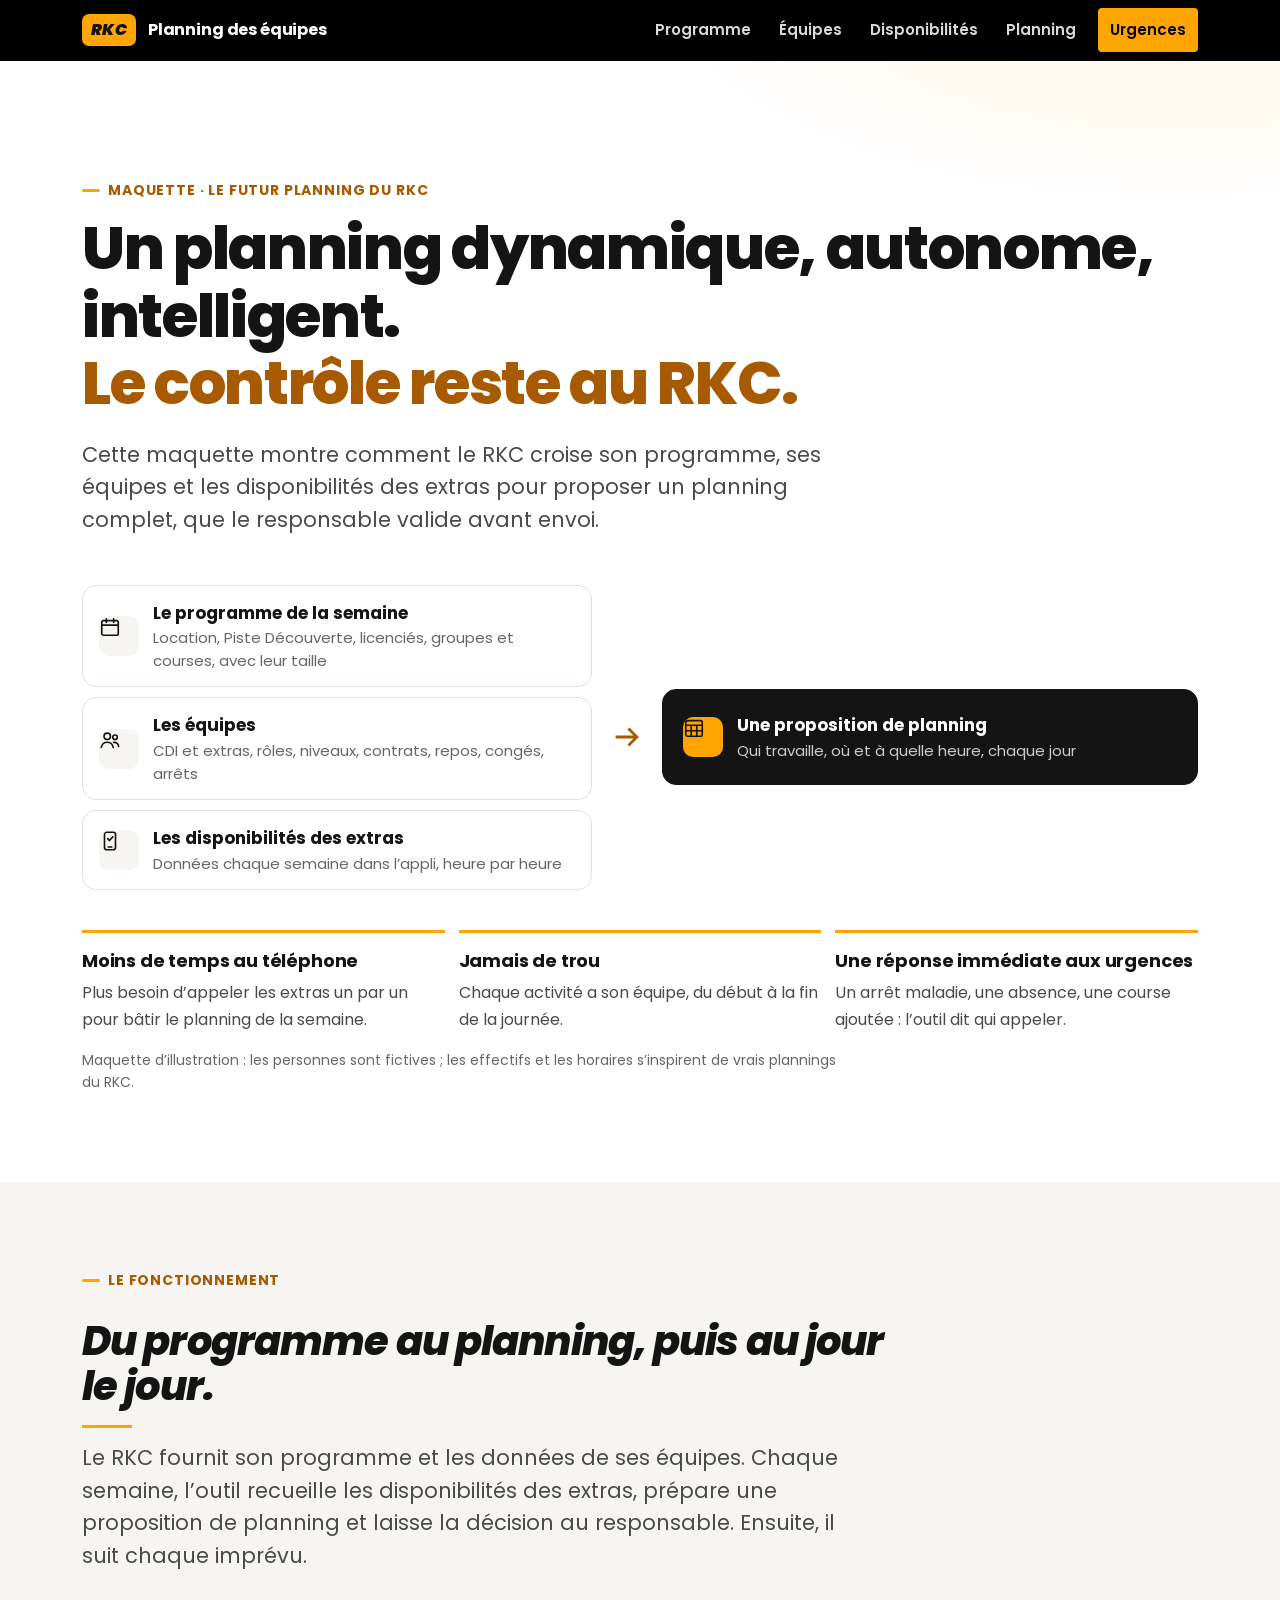
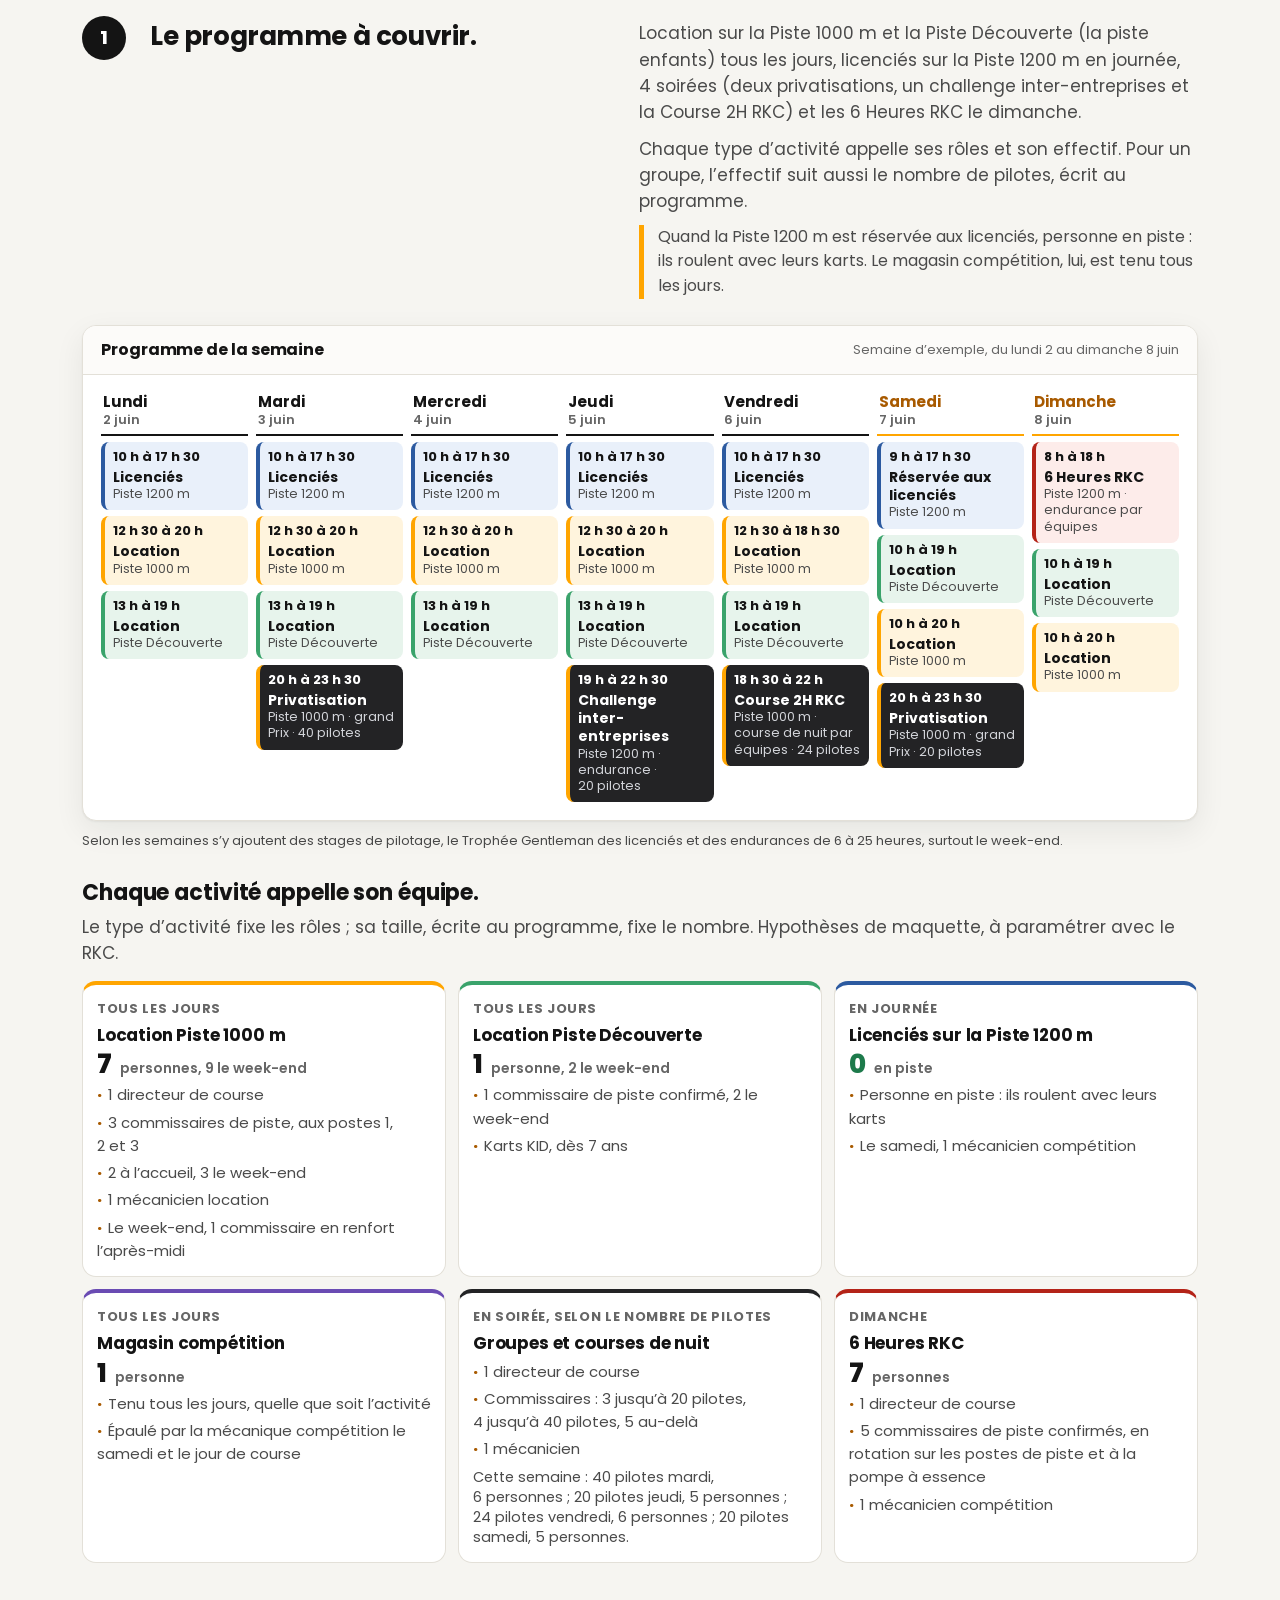
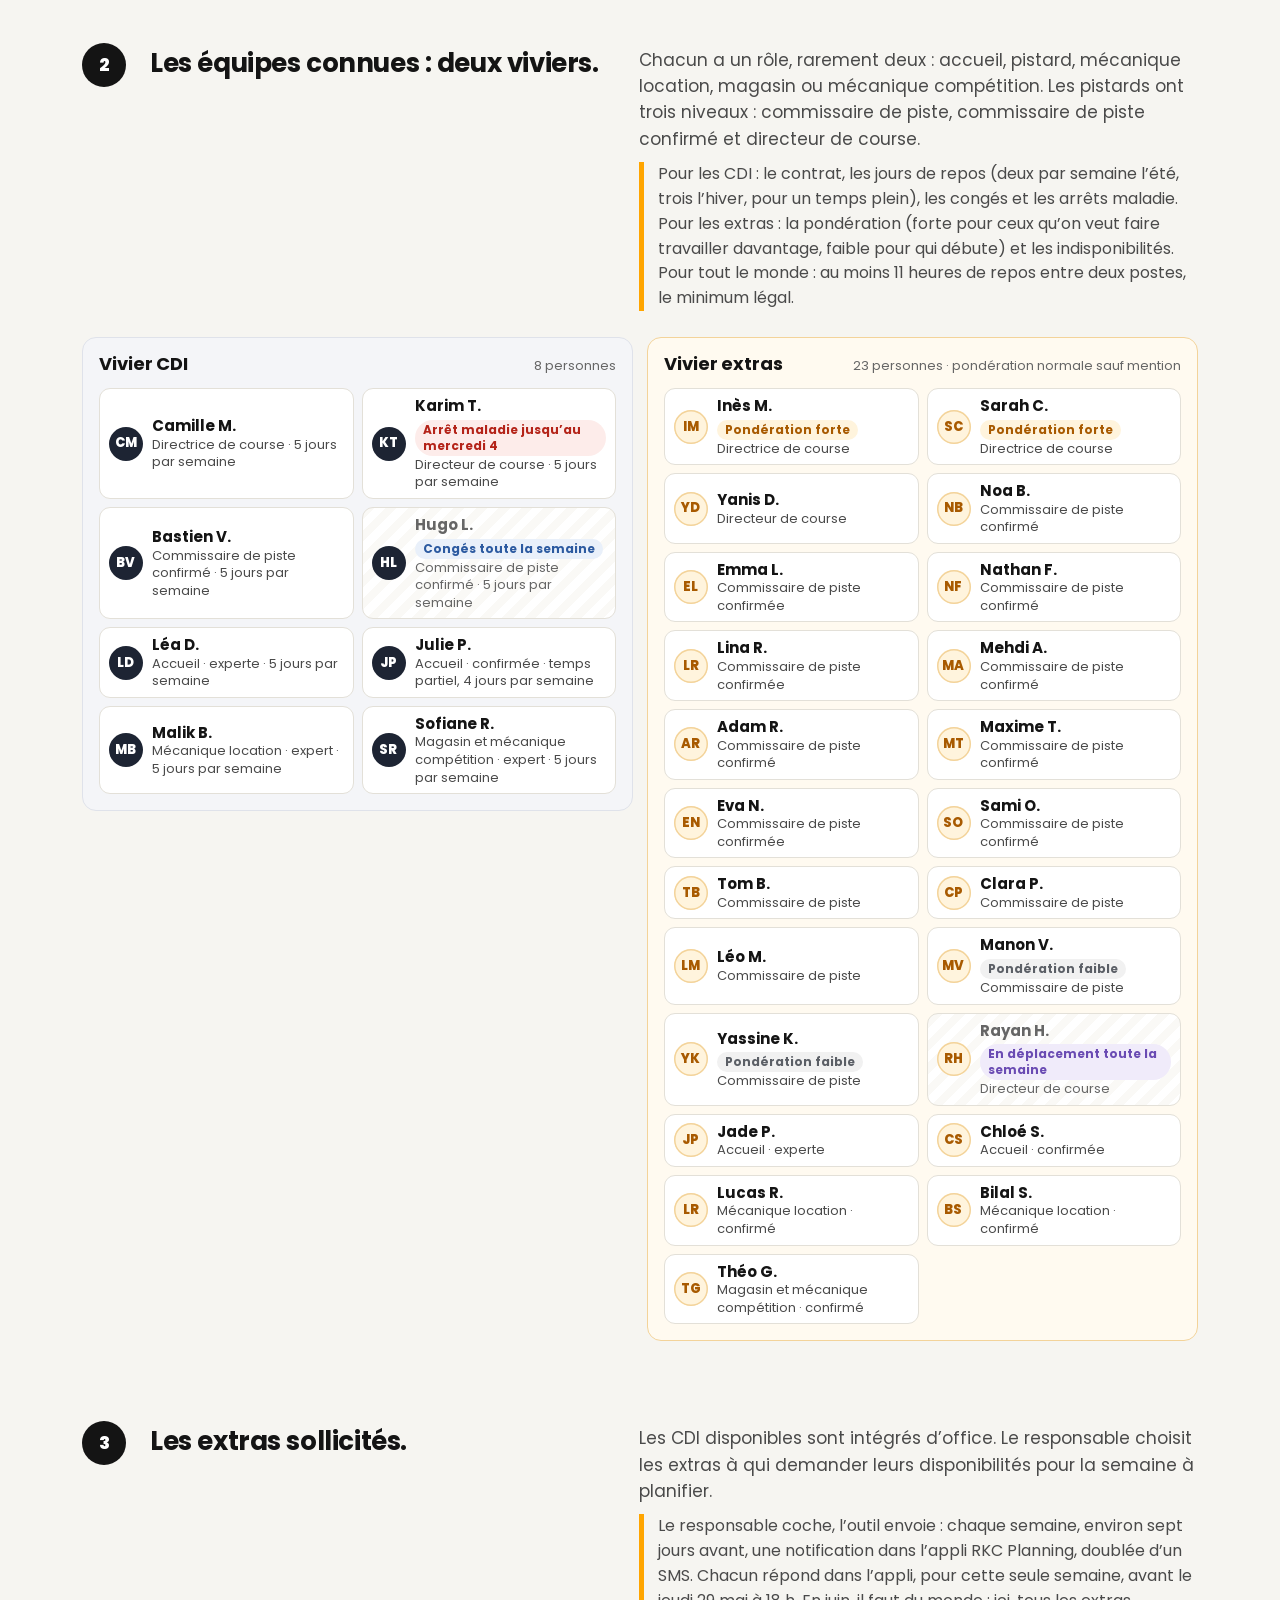
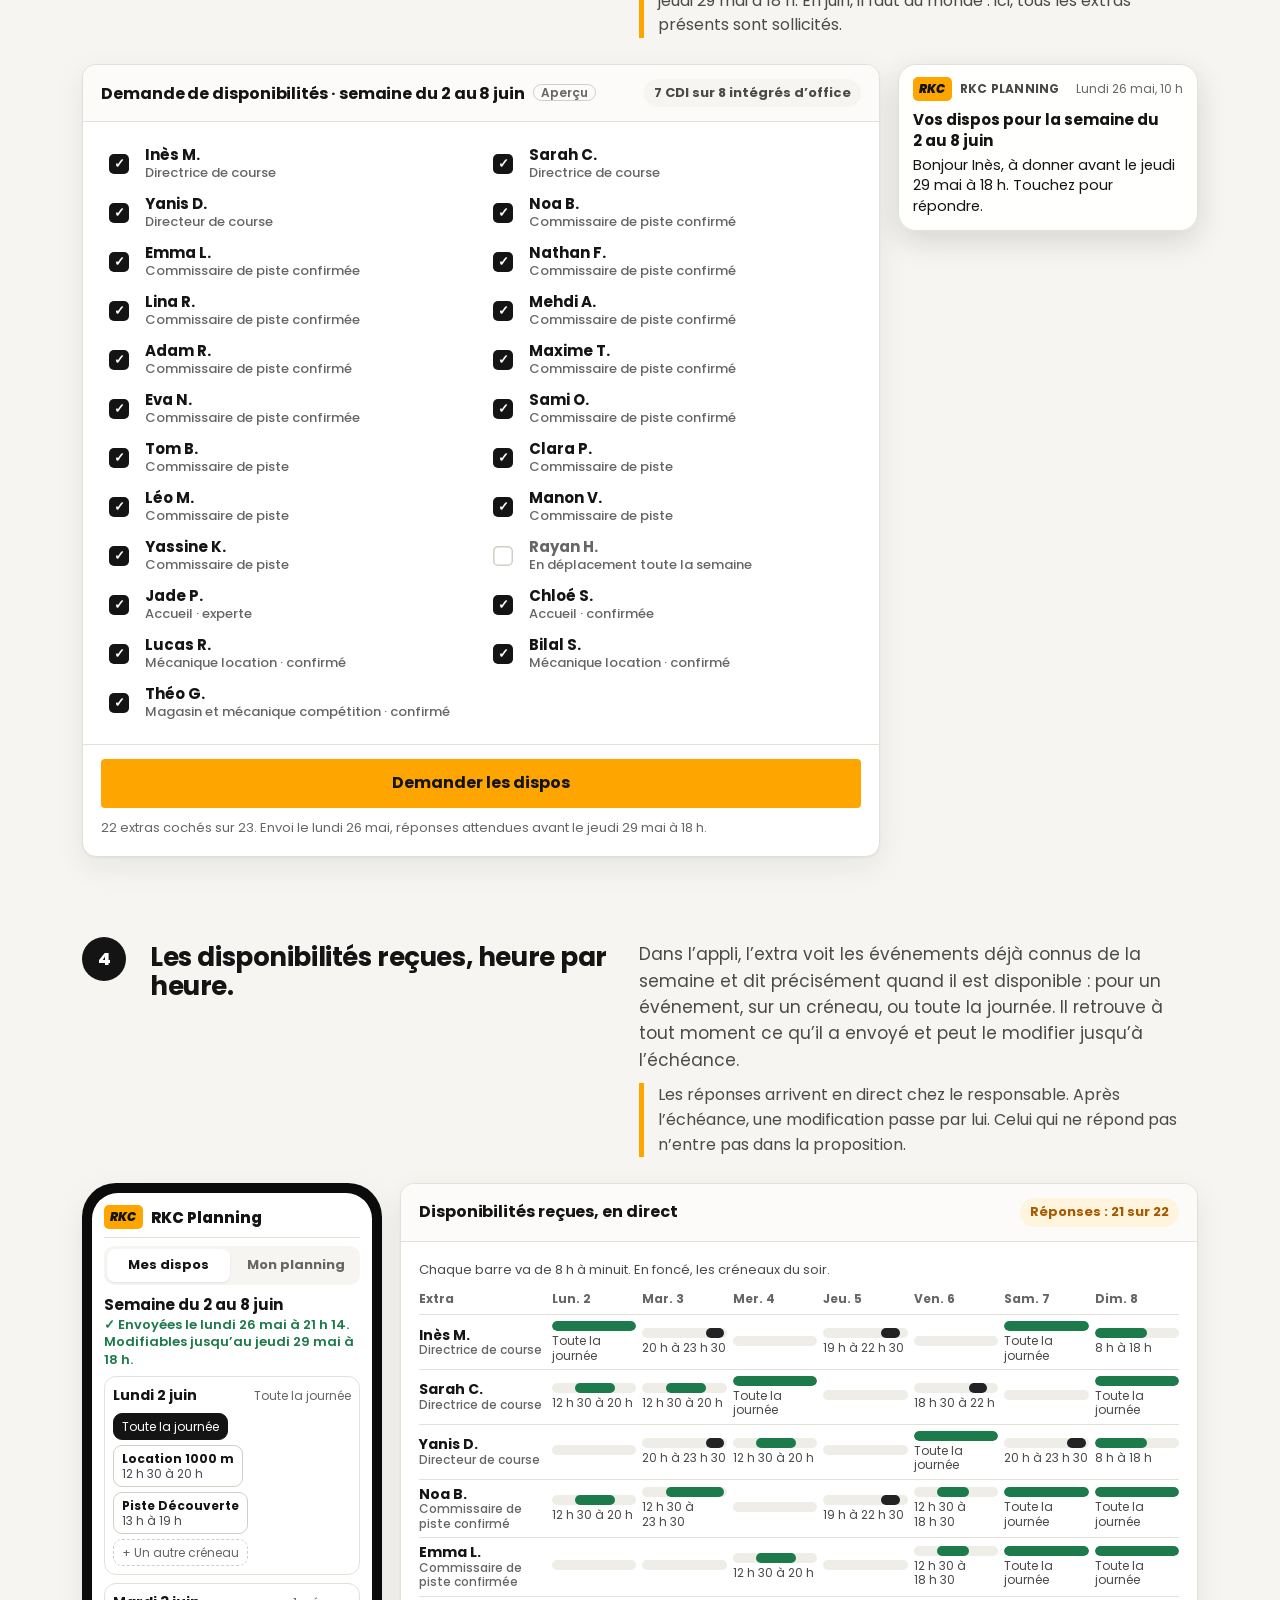
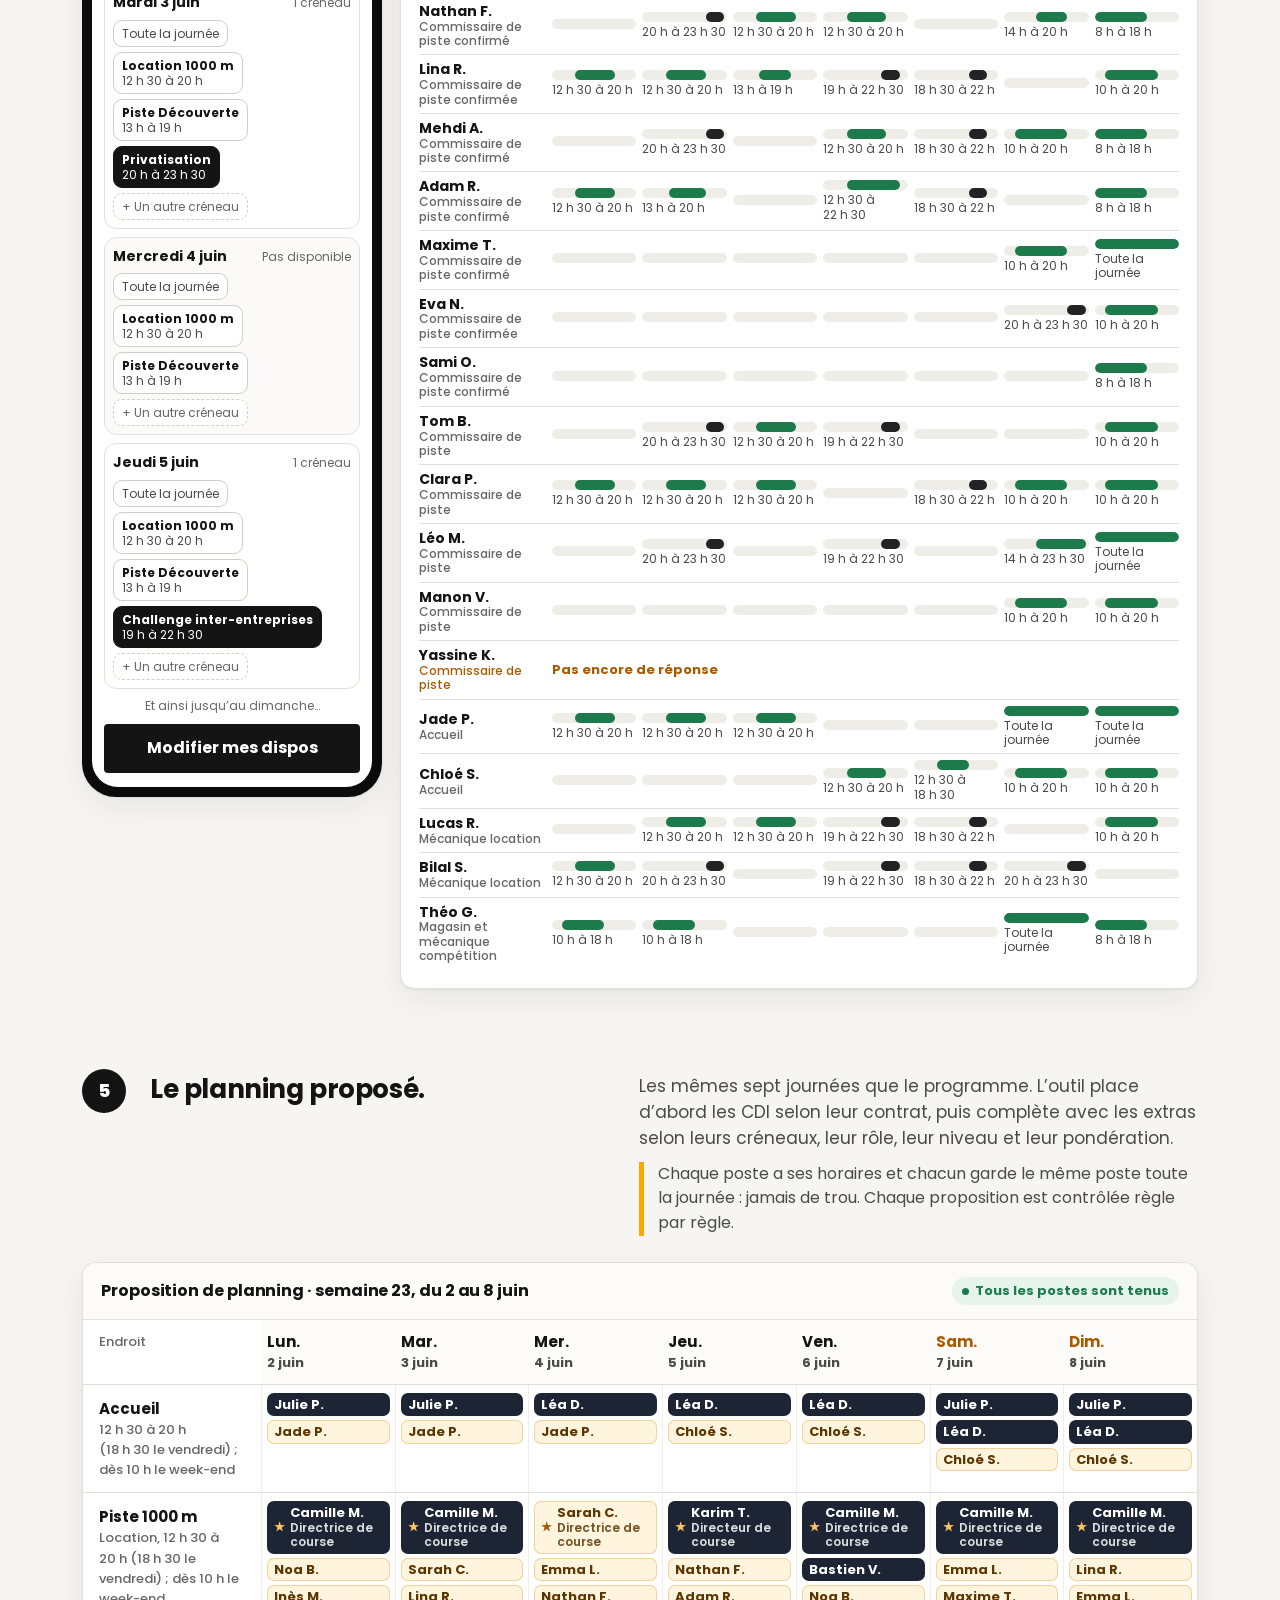
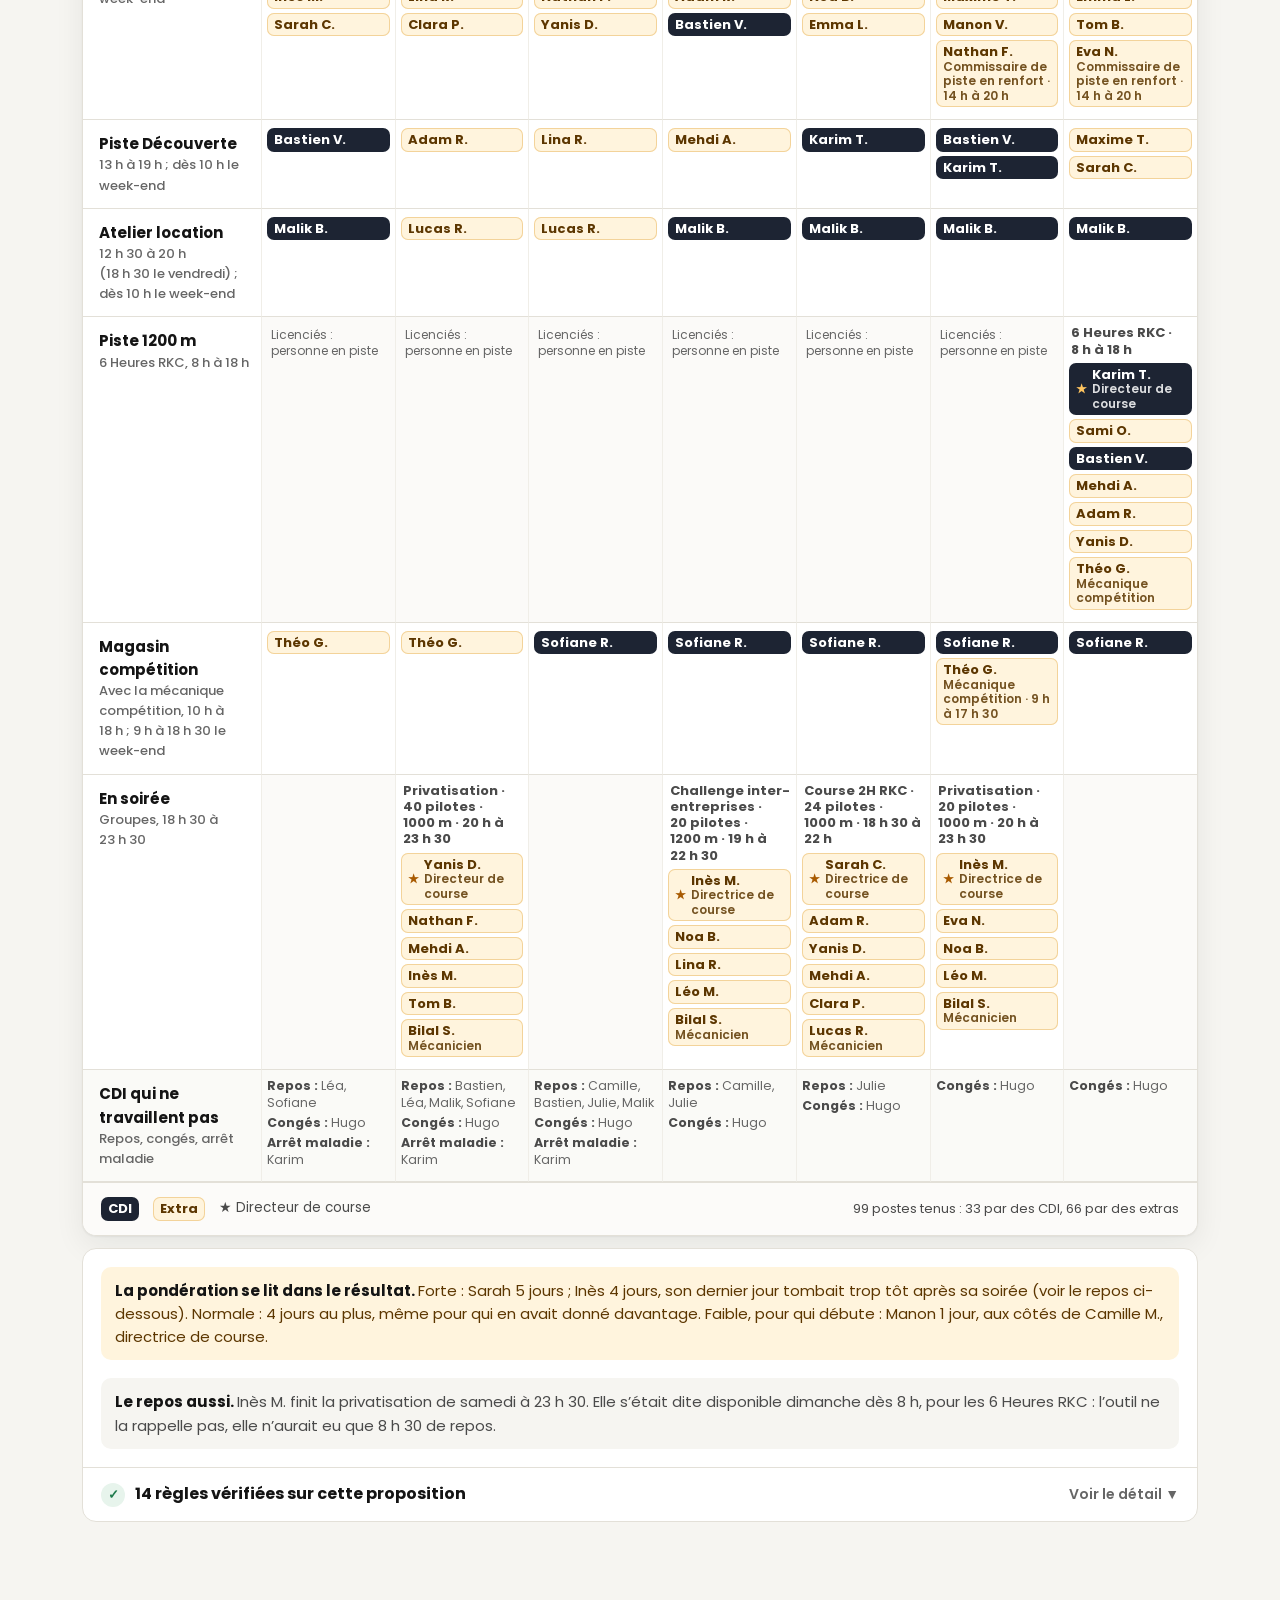
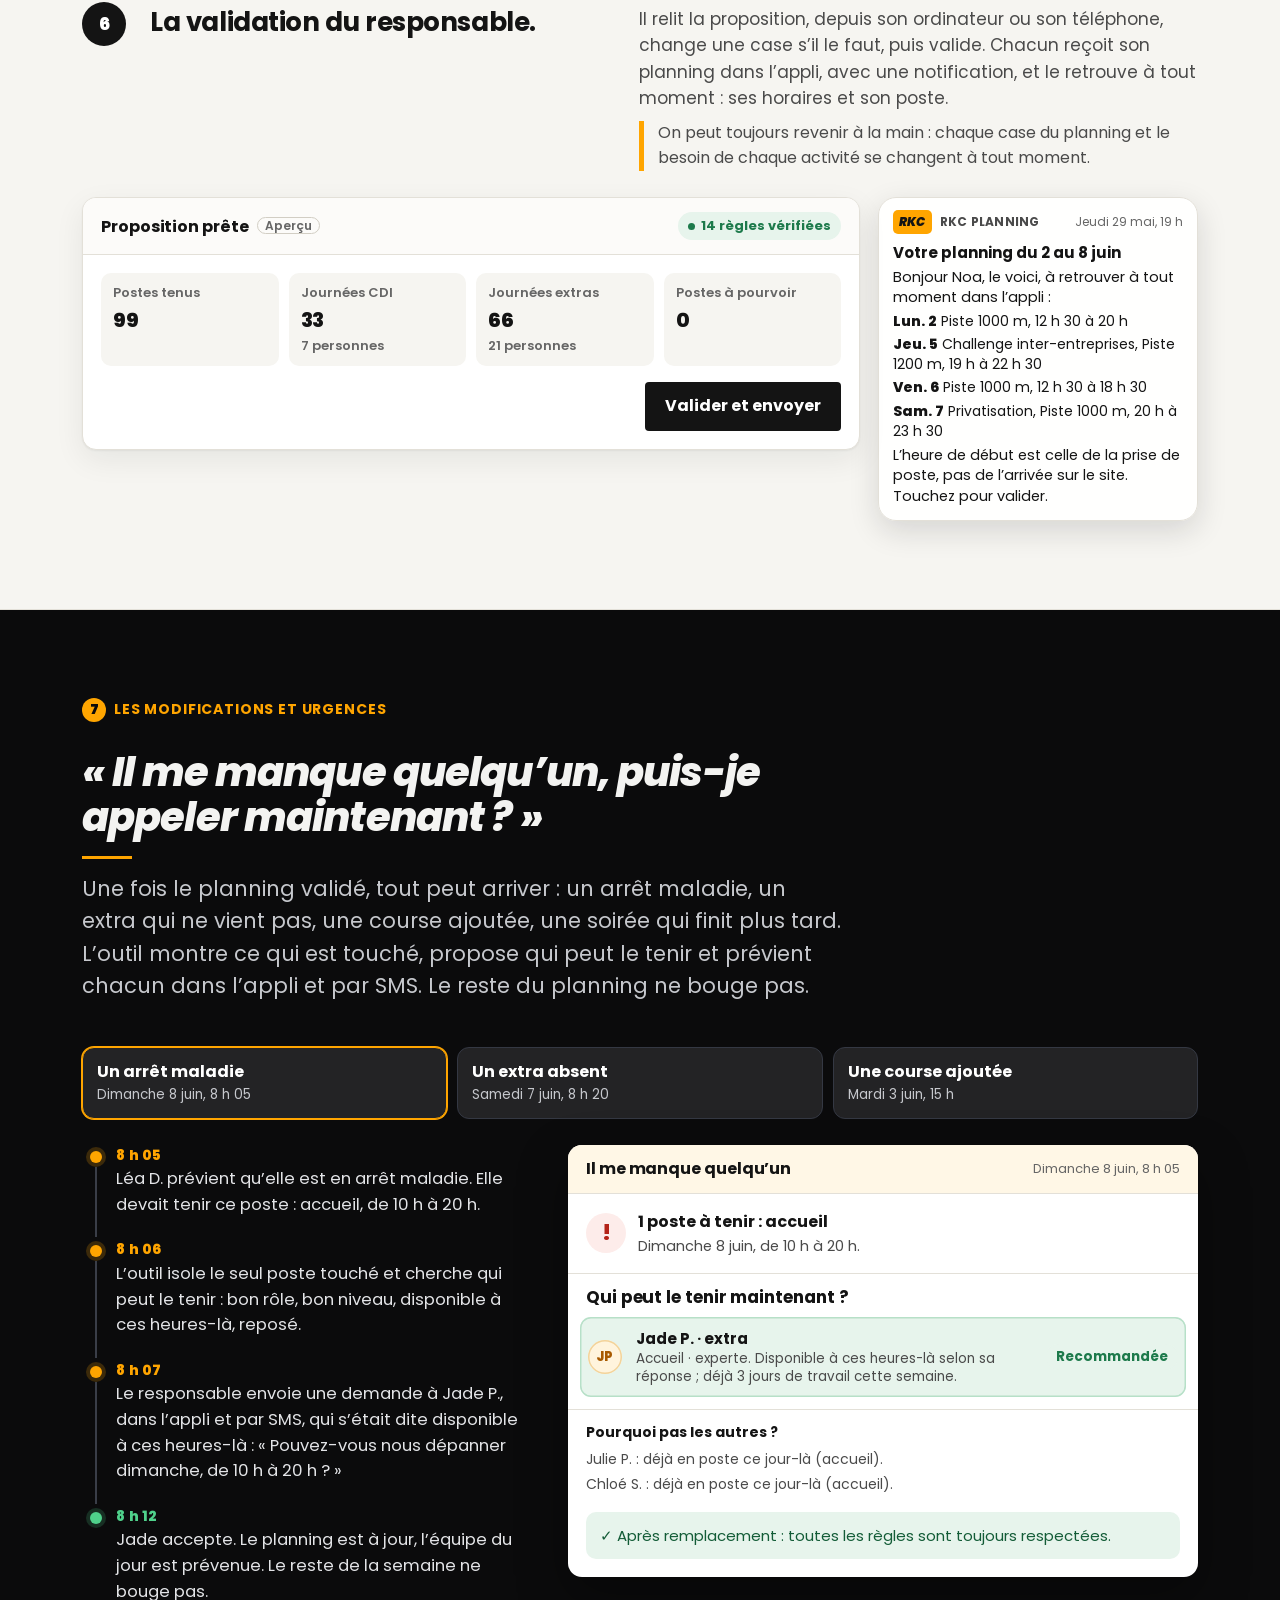
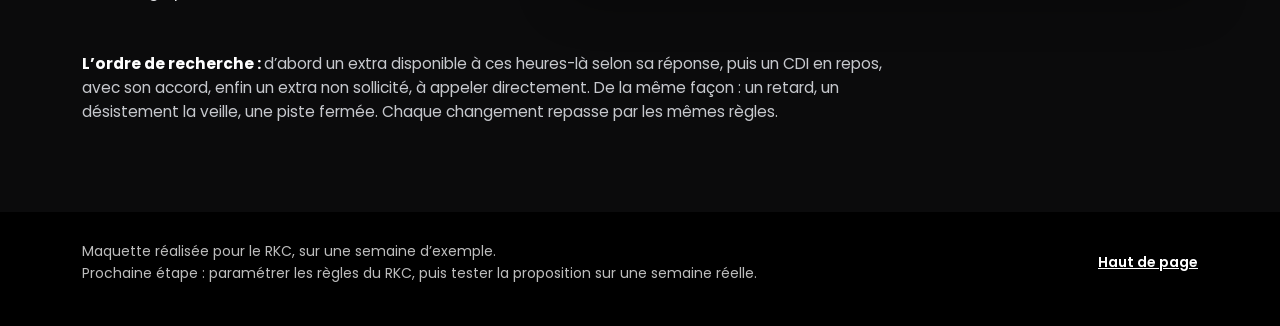
<file: archives/version-du-8-novembre-soir/index.html>
<!doctype html>
<html lang="fr">
<head>
  <meta charset="utf-8">
  <meta name="viewport" content="width=device-width, initial-scale=1">
  <title>RKC · Planning des équipes</title>
  <meta name="description" content="Maquette : comment le RKC croise son programme, ses équipes et les disponibilités des extras pour proposer un planning complet, que le responsable valide avant envoi.">
  <meta name="robots" content="noindex">
  <link rel="icon" href="data:image/svg+xml,%3Csvg xmlns='http://www.w3.org/2000/svg' viewBox='0 0 64 64'%3E%3Crect width='64' height='64' rx='14' fill='%23ffa500'/%3E%3Ctext x='32' y='42' font-family='Arial' font-size='26' font-weight='900' font-style='italic' text-anchor='middle' fill='%2315171c'%3ERKC%3C/text%3E%3C/svg%3E">
  <link rel="preconnect" href="https://fonts.googleapis.com">
  <link rel="preconnect" href="https://fonts.gstatic.com" crossorigin>
  <link rel="stylesheet" href="https://fonts.googleapis.com/css2?family=Poppins:ital,wght@0,400;0,500;0,600;0,700;0,800;1,700;1,800&display=swap">
  <style>
/* Maquette RKC · Planning des équipes. Une feuille, sans dépendance. */

:root {
  --encre: #141414;
  --encre-2: #4a4a4a;
  --encre-3: #666666;
  --fond: #ffffff;
  --fond-2: #f6f5f1;
  --fond-3: #efede7;
  --ligne: #e3e0d8;
  --ligne-2: #d2cec4;
  --orange: #ffa500;
  --orange-fonce: #a85a00;
  --orange-pale: #fff4dd;
  --orange-ligne: #f3d39a;
  --nuit: #0b0b0c;
  --nuit-2: #232325;
  --cdi: #1d2433;
  --vert: #1d7a4b;
  --vert-pale: #e7f4ec;
  --rouge: #b42318;
  --rouge-pale: #fdecea;
  --bleu: #2c5aa0;
  --bleu-pale: #e9f0fa;
  --violet: #6a4bb3;
  --violet-pale: #f0ebfa;
  --rayon: 14px;
  --rayon-petit: 9px;
  --ombre: 0 1px 2px rgba(20, 22, 28, .05), 0 10px 30px rgba(20, 22, 28, .07);
  --police: "Poppins", -apple-system, BlinkMacSystemFont, "Segoe UI", Roboto, "Helvetica Neue", Arial, sans-serif;
  --largeur: 1180px;
  --marge: clamp(16px, 4vw, 32px);
}

*, *::before, *::after { box-sizing: border-box; }
html { -webkit-text-size-adjust: 100%; scroll-behavior: smooth; scroll-padding-top: 72px; }
@media (prefers-reduced-motion: reduce) { html { scroll-behavior: auto; } *, *::before, *::after { transition: none !important; animation: none !important; } }
body {
  margin: 0; background: var(--fond); color: var(--encre);
  font-family: var(--police); font-size: 17px; line-height: 1.55;
  -webkit-font-smoothing: antialiased; text-rendering: optimizeLegibility;
}
img, svg { display: block; max-width: 100%; }
button, input, select { font: inherit; color: inherit; }
button { cursor: pointer; }
:focus-visible { outline: 3px solid var(--orange); outline-offset: 2px; border-radius: 6px; }
.lien-evitement { position: absolute; left: 8px; top: 8px; z-index: 100; background: var(--encre); color: #fff; padding: 10px 14px; border-radius: 8px; transform: translateY(-160%); }
.lien-evitement:focus { transform: none; }
.conteneur { width: 100%; max-width: var(--largeur); margin: 0 auto; padding: 0 var(--marge); }
.chiffres { font-variant-numeric: tabular-nums; }

/* ---------- En-tête ---------- */
.entete {
  position: sticky; top: 0; z-index: 50; background: rgba(255, 255, 255, .92);
  backdrop-filter: saturate(1.4) blur(10px); -webkit-backdrop-filter: saturate(1.4) blur(10px);
  border-bottom: 1px solid var(--ligne);
}
.entete .conteneur { display: flex; align-items: center; justify-content: space-between; gap: 16px; min-height: 60px; }
.marque { display: flex; align-items: center; gap: 12px; text-decoration: none; color: var(--encre); }
.marque-logo {
  display: inline-grid; place-items: center; height: 32px; padding: 0 9px; border-radius: 7px;
  background: var(--orange); color: var(--encre); font-weight: 900; font-style: italic; letter-spacing: .02em; font-size: 16px;
}
.marque-nom { font-weight: 700; font-size: 16px; letter-spacing: -.01em; }
.entete nav { display: flex; align-items: center; gap: 4px; }
.entete nav a {
  text-decoration: none; color: var(--encre-2); font-size: 15px; font-weight: 600; padding: 10px 12px; border-radius: 8px;
}
.entete nav a:hover { background: var(--fond-2); color: var(--encre); }
.entete nav a.lien-fort { background: var(--encre); color: #fff; margin-left: 6px; }
.entete nav a.lien-fort:hover { background: #000; }
@media (max-width: 980px) { .entete nav a:not(.lien-fort) { display: none; } }
@media (max-width: 760px) { .marque-nom { font-size: 15px; } }

/* ---------- Typographie ---------- */
.surtitre {
  display: inline-flex; align-items: center; gap: 8px; margin: 0 0 14px;
  font-size: 14px; font-weight: 700; letter-spacing: .06em; text-transform: uppercase; color: var(--orange-fonce);
}
.surtitre::before { content: ""; width: 18px; height: 3px; border-radius: 2px; background: var(--orange); }
h1, h2, h3, h4 { margin: 0; letter-spacing: -.022em; line-height: 1.12; }
h1 { font-size: clamp(36px, 6vw, 60px); font-weight: 800; }
h2 { font-size: clamp(28px, 3.8vw, 40px); font-weight: 800; font-style: italic; }
h3 { font-size: clamp(21px, 2.3vw, 26px); font-weight: 700; letter-spacing: -.016em; }
h4 { font-size: 17px; font-weight: 700; letter-spacing: -.005em; }
p { margin: 0; }
.chapo { font-size: clamp(18px, 2vw, 21px); line-height: 1.55; color: var(--encre-2); max-width: 760px; }
.texte-2 { color: var(--encre-2); }
.petit { font-size: 15px; }
.tres-petit { font-size: 13px; }

/* ---------- Sections ---------- */
.section { padding: clamp(48px, 7vw, 88px) 0; }
.section + .section { border-top: 1px solid var(--ligne); }
.section-claire { background: var(--fond-2); }
.section-nuit { background: var(--nuit); color: #f3f3f1; }
.section-nuit .chapo, .section-nuit .texte-2 { color: #c6c8cd; }
.section-nuit .surtitre { color: #ffc560; }
.tete-section { display: grid; gap: 14px; margin-bottom: clamp(26px, 4vw, 44px); max-width: 820px; }

/* ---------- Ouverture ---------- */
.ouverture { padding: clamp(48px, 9vw, 112px) 0 clamp(48px, 7vw, 88px); background:
  radial-gradient(900px 420px at 92% -10%, rgba(255, 165, 0, .14), transparent 60%), var(--fond); }
.ouverture h1 .accent { display: block; color: var(--orange-fonce); }
.ouverture .chapo { margin-top: 22px; }
.equation {
  margin-top: clamp(32px, 5vw, 48px); display: grid; grid-template-columns: 1fr auto 1.05fr; gap: 18px; align-items: stretch;
}
.entrees { display: grid; gap: 10px; }
.entree, .sortie {
  display: grid; grid-template-columns: 40px 1fr; gap: 14px; align-items: center;
  background: #fff; border: 1px solid var(--ligne); border-radius: var(--rayon); padding: 14px 16px;
}
.entree strong, .sortie strong { display: block; font-size: 17px; }
.entree span, .sortie span { display: block; font-size: 15px; color: var(--encre-3); }
.pictogramme { width: 40px; height: 40px; border-radius: 10px; display: grid; place-items: center; background: var(--fond-2); }
.pictogramme svg { width: 22px; height: 22px; stroke: var(--encre); fill: none; stroke-width: 1.8; stroke-linecap: round; stroke-linejoin: round; }
.fleche-equation { display: grid; place-items: center; color: var(--orange-fonce); }
.fleche-equation svg { width: 34px; height: 34px; stroke: currentColor; fill: none; stroke-width: 2; }
.sortie { align-self: center; background: var(--encre); border-color: var(--encre); color: #fff; padding: 22px 20px; }
.sortie span { color: #c9ccd2; }
.sortie .pictogramme { background: var(--orange); }
.benefices { margin-top: clamp(28px, 4vw, 40px); display: grid; grid-template-columns: repeat(3, 1fr); gap: 14px; padding: 0; list-style: none; }
.benefices li { border-top: 3px solid var(--orange); padding-top: 14px; }
.benefices strong { display: block; font-size: 18px; letter-spacing: -.01em; margin-bottom: 4px; }
.benefices span { color: var(--encre-2); font-size: 16px; }
@media (max-width: 860px) {
  .equation { grid-template-columns: 1fr; gap: 10px; }
  .entree, .sortie { padding: 11px 13px; }
  .benefices li { padding-top: 10px; }
  .fleche-equation svg { transform: rotate(90deg); }
  .benefices { grid-template-columns: 1fr; }
}

/* ---------- Les quatre temps ---------- */
.temps { display: grid; gap: clamp(18px, 2.5vw, 26px); }
.temps + .temps { margin-top: clamp(48px, 7vw, 80px); }
.temps-texte { display: grid; grid-template-columns: 44px minmax(0, 5fr) minmax(0, 6fr); gap: 10px 24px; align-items: start; }
.temps-texte h3 { padding-top: 6px; }
.temps-texte .explication { display: grid; gap: 10px; padding-top: 4px; }
.temps-numero {
  display: inline-grid; place-items: center; width: 44px; height: 44px; border-radius: 50%;
  background: var(--encre); color: #fff; font-weight: 800; font-size: 18px;
}
.temps-texte p { color: var(--encre-2); }
.temps-texte .note { font-size: 16px; color: var(--encre-2); border-left: 5px solid var(--orange); padding-left: 14px; }
@media (max-width: 760px) { .temps-texte .note { font-size: 15px; } }
.temps-visuel { min-width: 0; }
@media (max-width: 900px) {
  .temps-texte { grid-template-columns: 44px minmax(0, 1fr); }
  .temps-texte .explication { grid-column: 1 / -1; }
}

/* Cadre « écran de l'outil » */
.ecran { position: relative; background: #fff; border: 1px solid var(--ligne); border-radius: var(--rayon); box-shadow: var(--ombre); overflow: hidden; }
.ecran-barre {
  display: flex; align-items: center; justify-content: space-between; gap: 12px; flex-wrap: wrap;
  padding: 14px 18px; border-bottom: 1px solid var(--ligne); background: #fcfbf9;
}
.ecran-barre h4 { font-size: 16px; }
.ecran-barre .tres-petit { color: var(--encre-3); }
.ecran-corps { padding: 18px; }
.pastille {
  display: inline-flex; align-items: center; gap: 6px; padding: 4px 10px; border-radius: 999px;
  font-size: 13px; font-weight: 650; white-space: nowrap; background: var(--fond-2); color: var(--encre-2);
}
.pastille.vert { background: var(--vert-pale); color: var(--vert); }
.pastille.orange { background: var(--orange-pale); color: var(--orange-fonce); }
.pastille.rouge { background: var(--rouge-pale); color: var(--rouge); }
.pastille.nuit { background: var(--encre); color: #fff; }
.pastille .point { width: 7px; height: 7px; border-radius: 50%; background: currentColor; }

/* ---------- Temps 1 : le programme de la semaine ---------- */
table.programme { width: 100%; border-collapse: separate; border-spacing: 6px; table-layout: fixed; margin: -6px; width: calc(100% + 12px); }
.programme th { text-align: left; vertical-align: bottom; font-size: 13px; color: var(--encre-3); font-weight: 600; padding: 0 2px 4px; }
.programme thead th strong { display: block; font-size: 15px; color: var(--encre); }
.programme thead th.weekend strong { color: var(--orange-fonce); }
.programme th.piste { width: 132px; vertical-align: middle; font-size: 15px; color: var(--encre); font-weight: 700; }
.programme td { vertical-align: top; padding: 0; }
.bloc { border-radius: 8px; padding: 8px 9px 9px; font-size: 14px; line-height: 1.3; border-left: 4px solid; height: 100%; }
.bloc b { display: block; font-size: 14px; }
.bloc span { display: block; color: var(--encre-2); font-size: 13px; margin-top: 2px; }
.bloc.p1000 { background: var(--orange-pale); border-color: var(--orange); }
.bloc.enfants { background: var(--vert-pale); border-color: #3aa36b; }
.bloc.p1200 { background: var(--bleu-pale); border-color: var(--bleu); }
.bloc.soir { background: var(--nuit-2); border-color: #ffc560; color: #fff; }
.bloc.soir span { color: #d4d6db; }
.bloc.course { background: var(--rouge-pale); border-color: var(--rouge); }
.bloc.vide { background: transparent; border-left-color: transparent; color: #b8b4aa; }
.legende { display: flex; flex-wrap: wrap; gap: 8px 16px; margin-top: 14px; font-size: 14px; color: var(--encre-2); }
.legende i { display: inline-block; width: 12px; height: 12px; border-radius: 3px; margin-right: 6px; vertical-align: -1px; }
.semaine-mobile { display: none; }
@media (max-width: 760px) {
  table.programme { display: none; }
  .semaine-mobile { display: grid; gap: 10px; }
  .semaine-mobile .onglets-jours { display: flex; padding: 0 0 2px; }
  .semaine-mobile .jour[hidden] { display: none; }
  .semaine-mobile .jour { display: grid; grid-template-columns: 58px 1fr; gap: 10px; padding: 10px 0; border-top: 1px solid var(--ligne); }
  .semaine-mobile .jour:first-child { border-top: 0; padding-top: 0; }
  .semaine-mobile .jour-tete strong { display: block; font-size: 15px; }
  .semaine-mobile .jour-tete span { font-size: 13px; color: var(--encre-3); }
  .semaine-mobile .jour.weekend .jour-tete strong { color: var(--orange-fonce); }
  .semaine-mobile .jour-blocs { display: grid; gap: 6px; }
}

/* ---------- Temps 2 : les viviers ---------- */
.viviers { display: grid; grid-template-columns: minmax(0, 1fr) minmax(0, 1fr); gap: 14px; }
.vivier { border-radius: var(--rayon); padding: 16px; border: 1px solid var(--ligne); background: #fff; }
.vivier.cdi { background: #f4f5f8; border-color: #dfe2ea; }
.vivier.extras { background: #fffaf0; border-color: var(--orange-ligne); }
.vivier-tete { display: flex; align-items: baseline; justify-content: space-between; gap: 12px; margin-bottom: 12px; }
.vivier-tete h4 { font-size: 18px; }
.vivier-tete .tres-petit { color: var(--encre-3); }
.personnes { display: grid; grid-template-columns: 1fr; gap: 8px; }
.personne {
  display: grid; grid-template-columns: 34px minmax(0, 1fr); gap: 9px; align-items: center;
  background: #fff; border: 1px solid var(--ligne); border-radius: 11px; padding: 7px 9px;
}
.personne.indispo { opacity: .78; background: repeating-linear-gradient(-45deg, #fff, #fff 8px, #faf9f6 8px, #faf9f6 16px); }
.avatar {
  width: 34px; height: 34px; border-radius: 50%; display: grid; place-items: center;
  font-size: 13px; font-weight: 800; letter-spacing: .02em; background: var(--cdi); color: #fff;
}
.avatar.extra { background: var(--orange-pale); color: var(--orange-fonce); box-shadow: inset 0 0 0 1.5px var(--orange-ligne); }
.personne-nom { display: flex; align-items: center; gap: 4px 8px; flex-wrap: wrap; font-weight: 700; font-size: 15px; line-height: 1.3; }
.personne-metiers { font-size: 13px; color: var(--encre-2); line-height: 1.35; }
.niveau { font-weight: 650; }
.niveau.Expert { color: var(--encre); }
.niveau.Débutant { color: var(--orange-fonce); }
.etiquette { font-size: 12px; font-weight: 700; padding: 2px 8px; border-radius: 999px; line-height: 1.35; }
.etiquette.conges { background: var(--bleu-pale); color: var(--bleu); }
.etiquette.arret { background: var(--rouge-pale); color: var(--rouge); }
.etiquette.deplacement { background: var(--violet-pale); color: var(--violet); }
.etiquette.ponderation { background: var(--fond-2); color: var(--encre-2); }
.etiquette.ponderation.forte { background: var(--orange-pale); color: var(--orange-fonce); }
.etiquette.ponderation.faible { background: #f1f1f1; color: #5b5f66; }
@media (min-width: 1000px) { .personnes { grid-template-columns: minmax(0, 1fr) minmax(0, 1fr); } }
@media (max-width: 700px) { .viviers { grid-template-columns: 1fr; } }
@media (min-width: 360px) and (max-width: 700px) { .personnes { grid-template-columns: minmax(0, 1fr) minmax(0, 1fr); } .personne { grid-template-columns: 1fr; gap: 4px; } .personne .avatar { display: none; } }

/* ---------- Temps 3 : la demande de disponibilités ---------- */
.demande { display: grid; grid-template-columns: minmax(0, 5fr) minmax(0, 7fr); gap: 0; }
.demande > div { min-width: 0; }
.demande .colonne-choix { border-right: 1px solid var(--ligne); }
.liste-cases { display: grid; gap: 2px; margin: 0; padding: 0; list-style: none; }
.case {
  display: grid; grid-template-columns: 26px 1fr auto; gap: 10px; align-items: center;
  padding: 8px 10px; border-radius: 9px; min-height: 44px; cursor: pointer;
}
.case:hover { background: var(--fond-2); }
.case input { width: 20px; height: 20px; accent-color: var(--encre); margin: 0; }
.case .qui { font-weight: 650; font-size: 15px; line-height: 1.25; }
.case .qui small { display: block; font-weight: 500; color: var(--encre-3); font-size: 13px; }
.case.desactivee { cursor: not-allowed; opacity: .6; }
.case.desactivee:hover { background: transparent; }
.bouton {
  display: inline-flex; align-items: center; justify-content: center; gap: 10px; min-height: 48px; padding: 12px 20px;
  border-radius: 11px; border: 0; background: var(--encre); color: #fff; font-weight: 700; font-size: 16px; text-decoration: none;
}
.bouton:hover { background: #000; }
.bouton.orange { background: var(--orange); color: var(--encre); }
.bouton.orange:hover { background: #ffad1f; }
.bouton.discret { background: #fff; color: var(--encre); box-shadow: inset 0 0 0 1.5px var(--ligne-2); }
.bouton.discret:hover { background: var(--fond-2); }
.bouton[disabled] { opacity: .45; cursor: not-allowed; }
.bouton.large { width: 100%; }
.envoi { padding: 14px 18px 18px; border-top: 1px solid var(--ligne); display: grid; gap: 10px; }
.envoi .tres-petit { color: var(--encre-3); }
.reponses-tete { display: grid; grid-template-columns: 1fr repeat(7, 26px); gap: 4px; align-items: end; padding: 0 4px 8px; font-size: 12px; font-weight: 700; color: var(--encre-3); text-align: center; }
.reponses-tete span:first-child { text-align: left; }
.reponse { display: grid; grid-template-columns: 1fr repeat(7, 26px); gap: 4px; align-items: center; padding: 5px 4px; border-top: 1px solid var(--ligne); }
.reponse .qui { font-size: 14.5px; font-weight: 650; line-height: 1.2; min-width: 0; }
.reponse .qui small { display: block; font-weight: 500; font-size: 12.5px; color: var(--encre-3); }
.dispo { width: 22px; height: 22px; border-radius: 6px; justify-self: center; background: #f0eee9; position: relative; }
.dispo.journee { background: var(--vert); }
.dispo.soir { background: var(--nuit-2); }
.dispo.journee-soir { background: linear-gradient(135deg, var(--vert) 50%, var(--nuit-2) 50%); }
.reponse.attente .qui small { color: var(--orange-fonce); font-weight: 650; }
.reponse.attente .dispo { background: transparent; box-shadow: inset 0 0 0 1.5px var(--ligne); }
@media (max-width: 760px) {
  .demande { grid-template-columns: 1fr; }
  .demande .colonne-choix { border-right: 0; border-bottom: 1px solid var(--ligne); }
  .reponses-tete, .reponse { grid-template-columns: 1fr repeat(7, 22px); gap: 3px; }
  .dispo { width: 19px; height: 19px; border-radius: 5px; }
}

/* ---------- Temps 4 : le planning ---------- */
.planning-cadre { position: relative; overflow-x: auto; -webkit-overflow-scrolling: touch; }
table.planning { width: 100%; border-collapse: separate; border-spacing: 0; min-width: 900px; table-layout: fixed; }
.planning th, .planning td { vertical-align: top; text-align: left; }
.planning thead th {
  position: sticky; top: 0; background: #fcfbf9; z-index: 1; padding: 10px 6px; font-size: 13px; color: var(--encre-2);
  border-bottom: 1px solid var(--ligne); font-weight: 700;
}
.planning thead th strong { display: block; font-size: 15px; color: var(--encre); }
.planning thead th.weekend strong { color: var(--orange-fonce); }
.planning th.endroit { width: 178px; padding: 12px 12px 12px 16px; font-size: 14px; border-bottom: 1px solid var(--ligne); background: #fff; }
.planning th.endroit strong { display: block; font-size: 15px; color: var(--encre); }
.planning th.endroit span { display: block; font-weight: 500; color: var(--encre-3); font-size: 13px; }
.planning td { padding: 8px 5px; border-bottom: 1px solid var(--ligne); border-left: 1px solid #f0eee8; }
.planning td.ferme { position: relative; background: #fbfaf8; }
.planning tr.repos-ligne th, .planning tr.repos-ligne td { background: #fafaf7; }
.planning tr.repos-ligne td { font-size: 12.5px; color: var(--encre-3); line-height: 1.35; }
.absents { display: grid; gap: 3px; }
.absents b { color: var(--encre-2); font-weight: 700; }
.nom {
  display: flex; align-items: center; gap: 5px; border-radius: 7px; padding: 4px 7px; margin-bottom: 4px;
  font-size: 13px; font-weight: 650; line-height: 1.2; background: var(--cdi); color: #fff; min-width: 0;
}
.nom.extra { background: var(--orange-pale); color: #5c3600; box-shadow: inset 0 0 0 1px var(--orange-ligne); }
.nom .role { display: block; font-size: 12px; font-weight: 550; opacity: .85; }
.nom.vide { background: var(--rouge-pale); color: var(--rouge); box-shadow: inset 0 0 0 1.5px #f3b8b1; }
.nom.change { box-shadow: inset 0 0 0 2px var(--vert); }
.nom .etoile { color: #ffc560; font-size: 12px; }
.nom.extra .etoile { color: var(--orange-fonce); }
.nom span.txt { min-width: 0; overflow: hidden; text-overflow: ellipsis; }
.planning-pied { display: flex; flex-wrap: wrap; align-items: center; justify-content: space-between; gap: 12px; padding: 14px 18px; border-top: 1px solid var(--ligne); background: #fcfbf9; }
.legende-planning { display: flex; flex-wrap: wrap; gap: 8px 14px; font-size: 13.5px; color: var(--encre-2); align-items: center; }
.legende-planning .nom { display: inline-flex; margin: 0; }
.onglets-jours { display: none; }
@media (max-width: 1023px) {
  .planning-cadre.mobile-jour table.planning { display: none; }
  .onglets-jours { display: flex; gap: 5px; overflow-x: auto; padding: 12px 14px 4px; -webkit-overflow-scrolling: touch; }
  .onglets-jours button {
    flex: 1 0 44px; min-width: 44px; min-height: 48px; border-radius: 10px; border: 1px solid var(--ligne-2); background: #fff;
    font-size: 13px; font-weight: 700; line-height: 1.15; padding: 6px 2px;
  }
  .onglets-jours button[aria-selected="true"] { background: var(--encre); color: #fff; border-color: var(--encre); }
  .onglets-jours button small { display: block; font-weight: 600; font-size: 12px; opacity: .8; }
}
.vue-jour { display: none; }
@media (max-width: 1023px) {
  .planning-cadre.mobile-jour .vue-jour { display: grid; gap: 0; padding: 6px 14px 14px; }
  .vue-jour .rangee { display: grid; grid-template-columns: 112px 1fr; gap: 10px; padding: 10px 0; border-top: 1px solid var(--ligne); }
  .vue-jour .rangee:first-child { border-top: 0; }
  .vue-jour .rangee strong { font-size: 14px; display: block; line-height: 1.25; }
  .vue-jour .rangee small { font-size: 12.5px; color: var(--encre-3); display: block; }
  .vue-jour .noms { display: flex; flex-wrap: wrap; gap: 5px; }
  .vue-jour .nom { margin: 0; font-size: 13.5px; }
}

/* Règles tenues, sous le planning */
.regles { display: grid; grid-template-columns: repeat(3, minmax(0, 1fr)); gap: 8px 18px; margin: 0; padding: 16px 18px; list-style: none; }
.regles li { display: grid; grid-template-columns: 22px 1fr; gap: 8px; font-size: 14.5px; color: var(--encre-2); line-height: 1.4; }
.regles li::before { content: "✓"; width: 20px; height: 20px; border-radius: 50%; background: var(--vert-pale); color: var(--vert); font-size: 12px; font-weight: 900; display: grid; place-items: center; margin-top: 1px; }
.regles li.ko::before { content: "!"; background: var(--rouge-pale); color: var(--rouge); }
@media (max-width: 1000px) { .regles { grid-template-columns: repeat(2, minmax(0, 1fr)); } }
@media (max-width: 640px) { .regles { grid-template-columns: 1fr; } }
.exemple-repos { margin: 0 18px 18px; padding: 12px 14px; border-radius: 10px; background: var(--fond-2); font-size: 15px; color: var(--encre-2); }
.exemple-repos strong { color: var(--encre); }

/* ---------- La piste seule ne suffit jamais ---------- */
.besoins { display: grid; grid-template-columns: repeat(auto-fit, minmax(230px, 1fr)); gap: 12px; }
@media (min-width: 1100px) { .besoins { grid-template-columns: repeat(5, minmax(0, 1fr)); } }
@media (min-width: 360px) and (max-width: 640px) { .besoins { grid-template-columns: repeat(2, minmax(0, 1fr)); gap: 8px; } .besoin { padding: 12px; } .besoin h4 { font-size: 16px; } .besoin ul { font-size: 14px; } }
.besoin { background: #fff; border: 1px solid var(--ligne); border-radius: var(--rayon); padding: 14px; display: grid; gap: 6px; align-content: start; }
.besoin .piste { font-size: 13px; font-weight: 700; color: var(--encre-3); text-transform: uppercase; letter-spacing: .05em; }
.besoin h4 { font-size: 18px; }
.besoin ul { margin: 0; padding: 0; list-style: none; display: grid; gap: 4px; font-size: 15px; color: var(--encre-2); }
.besoin ul li::before { content: "·"; font-weight: 900; margin-right: 6px; color: var(--orange-fonce); }
.besoin .total { font-size: 26px; font-weight: 800; letter-spacing: -.02em; line-height: 1; }
.besoin .total small { font-size: 14px; font-weight: 600; color: var(--encre-3); letter-spacing: 0; margin-left: 4px; }
.besoin.zero .total { color: var(--vert); }
.principes { margin-top: clamp(20px, 3vw, 28px); display: grid; grid-template-columns: 1fr; gap: 14px; }
.principe.bandeau { grid-template-columns: auto 1fr; align-items: center; gap: 6px 18px; padding: 20px 22px; }
.principe.bandeau strong { font-size: 20px; }
@media (max-width: 700px) { .principe.bandeau { grid-template-columns: 1fr; } }
.principe { padding: 18px; border-radius: var(--rayon); background: var(--encre); color: #fff; display: grid; gap: 6px; align-content: start; }
.principe strong { font-size: 18px; letter-spacing: -.01em; }
.principe span { color: #c9ccd2; font-size: 15.5px; }
@media (max-width: 860px) { .principes { grid-template-columns: 1fr; } }

/* ---------- Imprévus ---------- */
.situations { display: flex; flex-wrap: wrap; gap: 8px; margin: 0 0 clamp(24px, 4vw, 36px); padding: 0; list-style: none; }
.situations li { padding: 9px 14px; border-radius: 999px; background: var(--nuit-2); color: #fff; font-size: 15px; font-weight: 600; border: 1px solid #343843; }
.imprevu { display: grid; grid-template-columns: minmax(0, 5fr) minmax(0, 7fr); gap: clamp(20px, 3vw, 36px); align-items: start; }
.fil { margin: 0; padding: 0; list-style: none; display: grid; gap: 0; }
.fil li { position: relative; padding: 0 0 22px 34px; }
.fil li::before { content: ""; position: absolute; left: 8px; top: 6px; width: 12px; height: 12px; border-radius: 50%; background: #ffc560; box-shadow: 0 0 0 4px rgba(255, 197, 96, .18); }
.fil li::after { content: ""; position: absolute; left: 13px; top: 22px; bottom: 2px; width: 2px; background: #3a3e48; }
.fil li:last-child::after { display: none; }
.fil li.fin::before { background: #4fd18b; box-shadow: 0 0 0 4px rgba(79, 209, 139, .18); }
.fil .heure { display: block; font-size: 14px; font-weight: 800; color: #ffc560; letter-spacing: .02em; }
.fil li.fin .heure { color: #4fd18b; }
.fil p { color: #e3e4e7; font-size: 16.5px; }
.carte-appel { background: #fff; color: var(--encre); border-radius: var(--rayon); overflow: hidden; box-shadow: 0 20px 50px rgba(0, 0, 0, .35); }
.carte-appel .ecran-barre { background: #fff7e6; }
.alerte { display: grid; grid-template-columns: 40px 1fr; gap: 12px; align-items: center; padding: 16px 18px; border-bottom: 1px solid var(--ligne); }
.alerte .signe { width: 40px; height: 40px; border-radius: 50%; display: grid; place-items: center; background: var(--rouge-pale); color: var(--rouge); font-weight: 900; font-size: 20px; }
.alerte strong { display: block; font-size: 16px; }
.alerte span { display: block; font-size: 14.5px; color: var(--encre-2); }
.candidats { margin: 0; padding: 6px 12px 12px; list-style: none; display: grid; gap: 6px; }
.candidat { display: grid; grid-template-columns: 38px 1fr auto; gap: 10px; align-items: center; padding: 10px 8px; border-radius: 11px; }
.candidat.recommande { background: var(--vert-pale); box-shadow: inset 0 0 0 1.5px #b7e0c8; }
.candidat strong { display: block; font-size: 15px; }
.candidat span { display: block; font-size: 13.5px; color: var(--encre-2); line-height: 1.35; }
.ecartes { padding: 12px 18px 16px; border-top: 1px solid var(--ligne); font-size: 14px; color: var(--encre-2); }
.ecartes strong { color: var(--encre); }
.ecartes ul { margin: 6px 0 0; padding: 0; list-style: none; display: grid; gap: 3px; }
@media (max-width: 900px) { .imprevu { grid-template-columns: 1fr; } }

.message-flash { display: flex; gap: 10px; align-items: flex-start; padding: 12px 14px; border-radius: 10px; background: var(--vert-pale); color: #135c37; font-size: 15px; margin-top: 12px; }
.message-flash.alerte-rouge { background: var(--rouge-pale); color: var(--rouge); }

/* ---------- Pied ---------- */
.pied { padding: 28px 0 40px; border-top: 1px solid var(--ligne); color: var(--encre-3); font-size: 14px; }
.pied a { color: var(--encre-2); font-weight: 600; }
.pied .conteneur { display: flex; flex-wrap: wrap; gap: 10px 24px; justify-content: space-between; align-items: center; }

/* Utilitaires */
.visuellement-cache { position: absolute !important; width: 1px; height: 1px; overflow: hidden; clip: rect(0 0 0 0); white-space: nowrap; }
.pile { display: grid; gap: 14px; }

/* Liste d'extras de l'étape 3 (visuel) : deux colonnes quand la place le permet */
.liste-cases.deux { grid-template-columns: repeat(2, minmax(0, 1fr)); gap: 2px 8px; }
.liste-cases.deux .case { min-height: 40px; padding: 6px 8px; }
@media (max-width: 1100px) { .liste-cases.deux { grid-template-columns: 1fr; } }
@media (min-width: 360px) and (max-width: 760px) { .liste-cases.deux.visuel { grid-template-columns: repeat(2, minmax(0, 1fr)); } }
.ponderation-resultat { margin: 0 18px 18px; padding: 12px 14px; border-radius: 10px; background: var(--orange-pale); font-size: 15px; color: #5c3600; }
.ponderation-resultat strong { color: var(--encre); }

/* Règles repliées derrière une ligne de synthèse */
details.controle { border-top: 1px solid var(--ligne); }
details.controle summary {
  list-style: none; cursor: pointer; display: flex; align-items: center; justify-content: space-between; gap: 12px;
  padding: 14px 18px; font-weight: 700; font-size: 16px; min-height: 52px;
}
details.controle summary::-webkit-details-marker { display: none; }
details.controle summary .ouvrir { font-weight: 600; font-size: 14px; color: var(--encre-3); white-space: nowrap; }
details.controle[open] summary .ouvrir::after { content: " ▲"; }
details.controle:not([open]) summary .ouvrir::after { content: " ▼"; }
details.controle summary .ok { display: inline-grid; place-items: center; width: 24px; height: 24px; border-radius: 50%; background: var(--vert-pale); color: var(--vert); font-weight: 900; font-size: 13px; margin-right: 10px; }

.la-suite { margin-top: 22px; font-size: 17px; color: var(--encre-2); max-width: 760px; }
.la-suite strong { color: var(--encre); }

/* Programme : ligne des postes à tenir */
.programme tr.postes th, .programme tr.postes td { border-top: 2px solid var(--encre); padding-top: 8px; }
.programme tr.postes th small { display: block; font-size: 13px; font-weight: 500; color: var(--encre-3); }
.programme tr.postes .nombre { display: block; font-size: 24px; font-weight: 800; letter-spacing: -.02em; padding-left: 4px; }
.programme td[colspan] .bloc { display: flex; align-items: baseline; gap: 10px; flex-wrap: wrap; }
.programme td[colspan] .bloc span { margin-top: 0; }
@media (max-width: 760px) {
  .semaine-mobile .quotidien { font-size: 15px; color: var(--encre-2); padding: 4px 0 8px; }
  .semaine-mobile .jour { grid-template-columns: 64px 1fr; align-items: start; gap: 10px; padding: 9px 0; }
  .semaine-mobile .postes-jour { display: block; font-size: 13px; font-weight: 700; color: var(--encre-2); margin-top: 2px; }
  .semaine-mobile .jour-blocs { gap: 5px; }
  .semaine-mobile .jour-blocs:empty::before { content: "Licenciés sur la 1200 m"; font-size: 14px; color: var(--encre-3); }
}
/* La piste seule ne suffit jamais */
.piste-seule { margin-top: clamp(22px, 3vw, 30px); display: grid; gap: 8px; }
.piste-seule h4 { font-size: clamp(19px, 2vw, 22px); }
.piste-seule .besoins { grid-template-columns: repeat(4, minmax(0, 1fr)); margin-top: 6px; }
.besoin p { font-size: 14.5px; color: var(--encre-2); line-height: 1.4; }
.besoin.fort { border-color: var(--orange); box-shadow: inset 0 0 0 1px var(--orange); }
.besoin .points { display: flex; gap: 4px; flex-wrap: wrap; min-height: 10px; }
.besoin .points i { width: 10px; height: 10px; border-radius: 50%; background: var(--encre); }
@media (max-width: 900px) { .piste-seule .besoins { grid-template-columns: repeat(2, minmax(0, 1fr)); } }
@media (max-width: 359px) { .piste-seule .besoins { grid-template-columns: 1fr; } }

/* Cases dessinées (temps 3) : un aperçu, pas un contrôle */
.faux-case { width: 20px; height: 20px; border-radius: 5px; display: grid; place-items: center; font-size: 13px; font-weight: 900; box-shadow: inset 0 0 0 1.5px var(--ligne-2); }
.faux-case.cochee { background: var(--encre); color: #fff; box-shadow: none; }
.liste-cases.visuel .case { cursor: default; }
.liste-cases.visuel .case:hover { background: transparent; }
.entete-groupe { font-size: 13px; font-weight: 700; color: var(--encre-2); margin: 0 0 5px 2px; line-height: 1.25; }
/* Ouverture plus serrée sur téléphone : la sortie et les apports remontent */
@media (max-width: 760px) {
  .ouverture { padding-top: 28px; }
  .ouverture h1 { font-size: 32px; }
  .ouverture .chapo { margin-top: 14px; font-size: 17px; }
  .entree > div > span { display: none; }
  .entree, .sortie { padding: 9px 12px; grid-template-columns: 34px 1fr; }
  .pictogramme { width: 34px; height: 34px; }
  .equation { margin-top: 18px; }
  .benefices { margin-top: 18px; gap: 10px; }
  .benefices strong { font-size: 17px; }
}

/* La validation du responsable, une étape à part entière */
.validation { margin-top: clamp(20px, 3vw, 28px); display: flex; align-items: center; justify-content: space-between; gap: 16px 24px; flex-wrap: wrap;
  padding: 18px 22px; border-radius: var(--rayon); background: #fff; border: 1.5px solid var(--encre); }
.validation h3 { font-size: 20px; margin-bottom: 4px; }
.validation p { color: var(--encre-2); max-width: 720px; }

.famille-regles { margin: 6px 18px 0; padding-top: 12px; font-size: 14px; font-weight: 750; color: var(--encre); }
.famille-regles + .regles { padding-top: 8px; }

/* ---------- Ouverture : la nature de la maquette ---------- */
.avertissement { margin-top: 18px; font-size: 14px; color: var(--encre-3); max-width: 760px; }
.numero-clair { display: inline-grid; place-items: center; width: 24px; height: 24px; border-radius: 50%; background: #ffc560; color: var(--nuit); font-weight: 900; letter-spacing: 0; }
.section-nuit .surtitre:has(.numero-clair)::before { display: none; }

/* ---------- 1. Chaque activité appelle son équipe ---------- */
.equipe-activite { margin-top: clamp(22px, 3vw, 30px); display: grid; gap: 8px; }
.equipe-activite h4 { font-size: clamp(19px, 2vw, 22px); }
.equipe-activite .besoins { grid-template-columns: repeat(3, minmax(0, 1fr)); margin-top: 6px; }
.besoin h5 { margin: 0; font-size: 17px; letter-spacing: -.01em; line-height: 1.2; }
.besoin { border-top: 4px solid var(--ligne-2); }
.besoin.p1000 { border-top-color: var(--orange); }
.besoin.enfants { border-top-color: #3aa36b; }
.besoin.p1200 { border-top-color: var(--bleu); }
.besoin.paddock { border-top-color: var(--violet); }
.besoin.soir { border-top-color: var(--nuit-2); }
.besoin.course { border-top-color: var(--rouge); }
@media (max-width: 900px) { .equipe-activite .besoins { grid-template-columns: repeat(2, minmax(0, 1fr)); } }
@media (max-width: 560px) { .equipe-activite .besoins { grid-template-columns: 1fr; } }

/* ---------- 3. La demande et le SMS ---------- */
.sollicitation { display: grid; grid-template-columns: minmax(0, 1fr) 300px; gap: 18px; align-items: start; }
@media (max-width: 960px) { .sollicitation { grid-template-columns: 1fr; } }
.sms { background: #f4f4f7; border-radius: 22px; padding: 14px; box-shadow: var(--ombre); border: 1px solid var(--ligne); max-width: 340px; width: 100%; }
.sms-tete { display: flex; justify-content: space-between; gap: 8px; font-size: 12px; color: var(--encre-3); margin-bottom: 8px; }
.sms-exp { font-weight: 800; color: var(--encre); }
.sms-bulle { background: #e6e6eb; color: #111; border-radius: 18px 18px 18px 6px; padding: 10px 13px; font-size: 15px; line-height: 1.4; display: grid; gap: 4px; }
.sms-lien { color: #0a5cc2; text-decoration: underline; font-weight: 650; }
.sms-ligne { display: block; font-size: 14px; }
.sms-ligne b { font-weight: 800; }

/* ---------- 4. Le téléphone de l'extra et les réponses ---------- */
.dispos { display: grid; grid-template-columns: 300px minmax(0, 1fr); gap: 18px; align-items: start; }
@media (max-width: 1000px) { .dispos { grid-template-columns: 1fr; } .telephone { justify-self: center; } }
.telephone { margin: 0; width: 100%; max-width: 300px; border-radius: 34px; background: var(--nuit); padding: 10px; box-shadow: var(--ombre); }
.tel-ecran { background: #fff; border-radius: 26px; overflow: hidden; padding: 12px 12px 14px; display: grid; gap: 8px; }
.tel-barre { display: flex; align-items: center; gap: 8px; font-weight: 800; font-size: 15px; padding-bottom: 8px; border-bottom: 1px solid var(--ligne); }
.marque-logo.petit { height: 24px; font-size: 12px; padding: 0 6px; border-radius: 5px; }
.tel-intro strong { display: block; font-size: 15px; }
.tel-intro span { display: block; font-size: 13px; color: var(--encre-3); line-height: 1.35; }
.tel-jour { border: 1px solid var(--ligne); border-radius: 12px; padding: 8px; display: grid; gap: 6px; }
.tel-jour.vide { background: #fbfaf8; }
.tel-date { display: flex; justify-content: space-between; align-items: baseline; gap: 8px; }
.tel-date strong { font-size: 14px; }
.tel-date small { font-size: 12px; color: var(--encre-3); }
.tel-puces { display: flex; flex-wrap: wrap; gap: 5px; }
.puce-choix { font-size: 12px; line-height: 1.25; padding: 5px 8px; border-radius: 9px; border: 1px solid var(--ligne-2); color: var(--encre-2); background: #fff; }
.puce-choix b { display: block; font-size: 12px; color: var(--encre); }
.puce-choix.choisie { background: var(--encre); border-color: var(--encre); color: #fff; }
.puce-choix.choisie b { color: #fff; }
.puce-choix.autre { border-style: dashed; color: var(--encre-3); }
.tel-suite { font-size: 12px; color: var(--encre-3); text-align: center; }
.dispos-corps { overflow-x: auto; }
.dispos-ligne { display: grid; grid-template-columns: minmax(118px, 1.5fr) repeat(7, minmax(54px, 1fr)); gap: 6px; align-items: center; padding: 6px 0; border-top: 1px solid var(--ligne); }
.dispos-ligne.tete { border-top: 0; font-size: 12px; font-weight: 700; color: var(--encre-3); padding-top: 0; }
.dispos-ligne .qui { font-size: 14px; font-weight: 650; line-height: 1.2; min-width: 0; }
.dispos-ligne .qui small { display: block; font-size: 12px; font-weight: 500; color: var(--encre-3); }
.cellule-dispo { display: grid; gap: 3px; min-width: 0; }
.barre { position: relative; height: 10px; border-radius: 5px; background: #efede7; overflow: hidden; }
.barre i { position: absolute; top: 0; bottom: 0; background: var(--vert); border-radius: 5px; }
.barre i.soir { background: var(--nuit-2); }
.cellule-dispo .heures { font-size: 12px; color: var(--encre-2); line-height: 1.2; white-space: nowrap; overflow: hidden; text-overflow: ellipsis; }
.dispos-ligne.attente .attente-texte { grid-column: 2 / -1; font-size: 13px; color: var(--orange-fonce); font-weight: 650; }
.dispos-ligne.attente .qui small { color: var(--orange-fonce); }
@media (max-width: 640px) {
  .dispos-ligne { grid-template-columns: repeat(7, minmax(0, 1fr)); gap: 4px; }
  .dispos-ligne .qui { grid-column: 1 / -1; }
  .dispos-ligne.tete span:first-child { display: none; }
  .cellule-dispo .heures { display: none; }
  .dispos-ligne.attente .attente-texte { grid-column: 1 / -1; }
}

/* ---------- 5. Le planning : la 1200 m des licenciés ---------- */
.info-ferme { display: block; font-size: 12px; color: var(--encre-3); padding: 2px 4px; line-height: 1.3; }

/* ---------- 6. La validation ---------- */
.validation-visuel { display: grid; grid-template-columns: minmax(0, 1fr) 320px; gap: 18px; align-items: start; }
@media (max-width: 960px) { .validation-visuel { grid-template-columns: 1fr; } }
.chiffres-cles { display: grid; grid-template-columns: repeat(4, minmax(0, 1fr)); gap: 10px; margin: 0 0 16px; }
.chiffres-cles div { background: var(--fond-2); border-radius: 10px; padding: 10px 12px; }
.chiffres-cles dt { font-size: 13px; color: var(--encre-3); font-weight: 600; }
.chiffres-cles dd { margin: 2px 0 0; font-size: 20px; font-weight: 800; letter-spacing: -.01em; }
@media (max-width: 640px) { .chiffres-cles { grid-template-columns: repeat(2, minmax(0, 1fr)); } }
.actions-validation { display: flex; gap: 10px; flex-wrap: wrap; justify-content: flex-end; }

/* ---------- 7. Les urgences ---------- */
.onglets-urgences { display: grid; grid-template-columns: repeat(3, minmax(0, 1fr)); gap: 10px; margin-bottom: clamp(18px, 3vw, 26px); }
.onglets-urgences button { text-align: left; border: 1.5px solid #343843; background: var(--nuit-2); color: #fff; border-radius: 12px; padding: 12px 14px; min-height: 60px; }
.onglets-urgences button strong { display: block; font-size: 16px; }
.onglets-urgences button span { display: block; font-size: 13.5px; color: #c6c8cd; }
.onglets-urgences button[aria-selected="true"] { border-color: #ffc560; box-shadow: 0 0 0 1px #ffc560; }
@media (max-width: 760px) { .onglets-urgences { grid-template-columns: 1fr; } }
.autres-cas { margin-top: clamp(18px, 3vw, 26px); color: #c6c8cd; font-size: 15.5px; max-width: 820px; }
.places-ajout { margin: 0; padding: 4px 18px 12px; list-style: none; display: grid; gap: 6px; }
.place-ajout { display: grid; grid-template-columns: minmax(0, 1fr) minmax(0, 1.2fr); gap: 10px; padding: 9px 10px; border-radius: 10px; background: var(--vert-pale); font-size: 14.5px; line-height: 1.35; }
.place-ajout.a-pourvoir { background: var(--rouge-pale); }
.place-ajout .role-place { font-weight: 700; }
.alerte .signe.plus { background: var(--orange-pale); color: var(--orange-fonce); }

/* ---------- Charte du RKC : bandeaux noirs, Poppins, accent orange ---------- */
.entete { background: #000; border-bottom-color: #000; -webkit-backdrop-filter: none; backdrop-filter: none; }
.entete .marque { color: #fff; }
.entete nav a { color: #d9d9d9; }
.entete nav a:hover { background: transparent; color: #fff; box-shadow: inset 0 -2px 0 var(--orange); border-radius: 0; }
.entete nav a.lien-fort { background: var(--orange); color: #000; border-radius: 4px; }
.entete nav a.lien-fort:hover { background: #ffb733; color: #000; box-shadow: none; border-radius: 4px; }
.tete-section h2::after { content: ""; display: block; width: 50px; height: 3px; background: var(--orange); margin-top: 16px; }
.pied { background: #000; color: #bdbdbd; border-top: 0; }
.pied a { color: #fff; display: inline-block; padding: 12px 0; }
.bouton { border-radius: 4px; }
.section-nuit .surtitre { color: var(--orange); }
.numero-clair { background: var(--orange); }
.onglets-urgences button[aria-selected="true"] { border-color: var(--orange); box-shadow: 0 0 0 1px var(--orange); }
.fil li::before { background: var(--orange); box-shadow: 0 0 0 4px rgba(255, 165, 0, .2); }
.fil .heure { color: var(--orange); }
.bloc.soir { border-color: var(--orange); }

.chiffres-cles dd small { display: block; font-size: 13px; font-weight: 600; color: var(--encre-3); letter-spacing: 0; }

/* ---------- 1. Le programme, jour par jour ---------- */
.agenda { display: grid; grid-template-columns: repeat(7, minmax(0, 1fr)); gap: 8px; }
.agenda-jour { display: grid; align-content: start; gap: 6px; min-width: 0; }
.agenda-tete { margin: 0; padding: 0 2px 6px; border-bottom: 2px solid var(--encre); font-size: 13px; font-weight: 600; color: var(--encre-3); line-height: 1.25; }
.agenda-tete strong { display: block; font-size: 15px; color: var(--encre); }
.agenda-jour.weekend .agenda-tete { border-bottom-color: var(--orange); }
.agenda-jour.weekend .agenda-tete strong { color: var(--orange-fonce); }
.agenda-liste { margin: 0; padding: 0; list-style: none; display: grid; gap: 6px; }
.agenda-evt { border-radius: 8px; padding: 7px 8px 8px; border-left: 4px solid; display: grid; gap: 2px; font-size: 13px; line-height: 1.3; min-width: 0; }
.agenda-heure { font-weight: 700; color: var(--encre); }
.agenda-quoi b { display: block; font-size: 14px; }
.agenda-quoi span { display: block; color: var(--encre-2); font-size: 12.5px; }
.agenda-evt.p1000 { background: var(--orange-pale); border-color: var(--orange); }
.agenda-evt.enfants { background: var(--vert-pale); border-color: #3aa36b; }
.agenda-evt.p1200 { background: var(--bleu-pale); border-color: var(--bleu); }
.agenda-evt.course { background: var(--rouge-pale); border-color: var(--rouge); }
.agenda-evt.soir { background: var(--nuit-2); border-color: var(--orange); color: #fff; }
.agenda-evt.soir .agenda-heure, .agenda-evt.soir .agenda-quoi b { color: #fff; }
.agenda-evt.soir .agenda-quoi span { color: #d4d6db; }
@media (max-width: 1100px) { .agenda { grid-template-columns: repeat(4, minmax(0, 1fr)); row-gap: 16px; } }
@media (max-width: 760px) {
  .agenda { grid-template-columns: 1fr; row-gap: 14px; }
  .agenda-tete { display: flex; align-items: baseline; gap: 6px; }
  .agenda-tete strong { display: inline; }
  .agenda-evt { grid-template-columns: 112px minmax(0, 1fr); gap: 2px 10px; align-items: baseline; }
}
/* Écrans d'aperçu : ce sont des images de l'outil, pas des boutons */
.apercu { display: inline-block; margin-left: 8px; padding: 1px 7px; border-radius: 999px; border: 1px solid var(--ligne-2); font-size: 12px; font-weight: 600; color: var(--encre-3); vertical-align: 2px; letter-spacing: 0; }
span.bouton { cursor: default; }
span.bouton:hover { background: var(--encre); }
span.bouton.orange:hover { background: var(--orange); }
.cellule-dispo .heures { white-space: normal; overflow: visible; text-overflow: clip; }
.autres-cas strong { color: #fff; }

/* ---------- Retouches de rendu (relecture du 8 novembre au soir) ---------- */
/* Les sept onglets des jours tiennent sur un petit téléphone */
@media (max-width: 1023px) {
  .onglets-jours { gap: 4px; padding: 12px 8px 4px; }
  .onglets-jours button { flex: 1 1 0; min-width: 0; padding: 6px 0; }
}
/* La pastille « Recommandée » passe sous le nom sur téléphone */
@media (max-width: 480px) {
  .candidat { grid-template-columns: 38px minmax(0, 1fr); }
  .candidat .pastille { grid-column: 2; justify-self: start; }
}
/* Les dispos en clair sur téléphone */
.dispos-texte { display: none; }
@media (max-width: 640px) {
  .dispos-ligne .cellule-dispo, .dispos-ligne.tete { display: none; }
  .dispos-texte { display: block; grid-column: 1 / -1; margin: 0; font-size: 13.5px; line-height: 1.45; color: var(--encre-2); }
  .dispos-corps > p.tres-petit { display: none; }
}
/* Le programme plus compact sur téléphone : une ligne par activité */
@media (max-width: 760px) {
  .agenda-evt { padding: 6px 8px; grid-template-columns: 104px minmax(0, 1fr); }
  .agenda-quoi b, .agenda-quoi span { display: inline; }
  .agenda-quoi b::after { content: " · "; font-weight: 400; }
  .agenda-quoi span { font-size: 13px; }
}
/* Les personnes indisponibles : grisées par la couleur, pas par l'opacité */
.personne.indispo, .case.desactivee { opacity: 1; }
.personne.indispo .personne-nom, .personne.indispo .personne-metiers, .case.desactivee .qui, .case.desactivee .qui small { color: #666666; }
/* Les deux viviers gardent leur hauteur propre */
.viviers { align-items: start; }
@media (min-width: 701px) and (max-width: 999px) { .vivier.extras .personnes { grid-template-columns: repeat(2, minmax(0, 1fr)); } }

/* ---------- L'appli RKC Planning : notification et onglets ---------- */
.notif { background: rgba(255, 255, 255, .96); border-radius: 18px; padding: 12px 14px 14px; box-shadow: 0 10px 30px rgba(20, 22, 28, .14); border: 1px solid var(--ligne); max-width: 340px; width: 100%; display: grid; gap: 8px; }
.notif-tete { display: flex; align-items: center; gap: 8px; font-size: 12px; color: var(--encre-3); }
.notif-appli { font-weight: 700; color: var(--encre-2); letter-spacing: .02em; text-transform: uppercase; }
.notif-heure { margin-left: auto; }
.notif-corps { display: grid; gap: 4px; font-size: 14.5px; line-height: 1.4; color: var(--encre); }
.notif-corps strong { font-size: 15px; }
.tel-onglets { display: grid; grid-template-columns: 1fr 1fr; gap: 4px; background: var(--fond-2); border-radius: 10px; padding: 3px; font-size: 13px; font-weight: 700; text-align: center; }
.tel-onglets span { padding: 6px 4px; border-radius: 8px; color: var(--encre-3); }
.tel-onglets span.actif { background: #fff; color: var(--encre); box-shadow: 0 1px 2px rgba(0, 0, 0, .08); }
.tel-etat { color: var(--vert) !important; font-weight: 600; }

</style>
</head>
<body>
  <a class="lien-evitement" href="#contenu">Aller au contenu</a>

  <header class="entete">
    <div class="conteneur">
      <a class="marque" href="#haut" aria-label="RKC, planning des équipes, haut de page">
        <span class="marque-logo">RKC</span>
        <span class="marque-nom">Planning des équipes</span>
      </a>
      <nav aria-label="Sections">
        <a href="#programme">Programme</a>
        <a href="#equipes">Équipes</a>
        <a href="#disponibilites">Disponibilités</a>
        <a href="#planning">Planning</a>
        <a class="lien-fort" href="#urgences">Urgences</a>
      </nav>
    </div>
  </header>

  <main id="contenu">
    <!-- Ouverture -->
    <section class="ouverture" id="haut" aria-labelledby="titre-ouverture">
      <div class="conteneur">
        <p class="surtitre">Maquette · le futur planning du RKC</p>
        <h1 id="titre-ouverture">Un planning dynamique, autonome, intelligent. <span class="accent">Le contrôle reste au RKC.</span></h1>
        <p class="chapo">Cette maquette montre comment le RKC croise son programme, ses équipes et les disponibilités des extras pour proposer un planning complet, que le responsable valide avant envoi.</p>

        <div class="equation" aria-label="Ce que le RKC y met, et ce que l’outil rend">
          <div class="entrees">
            <div class="entree">
              <span class="pictogramme" aria-hidden="true"><svg viewBox="0 0 24 24"><rect x="3" y="5" width="18" height="16" rx="2"/><path d="M3 10h18M8 3v4M16 3v4"/></svg></span>
              <div><strong>Le programme de la semaine</strong><span>Location, Piste Découverte, licenciés, groupes et courses, avec leur taille</span></div>
            </div>
            <div class="entree">
              <span class="pictogramme" aria-hidden="true"><svg viewBox="0 0 24 24"><circle cx="9" cy="8" r="3.5"/><path d="M2.5 20c.8-3.6 3.4-5.5 6.5-5.5s5.7 1.9 6.5 5.5"/><circle cx="17.5" cy="9" r="2.5"/><path d="M16 14.6c2.7-.3 4.8 1.2 5.5 4.4"/></svg></span>
              <div><strong>Les équipes</strong><span>CDI et extras, rôles, niveaux, contrats, repos, congés, arrêts</span></div>
            </div>
            <div class="entree">
              <span class="pictogramme" aria-hidden="true"><svg viewBox="0 0 24 24"><rect x="6" y="2.5" width="12" height="19" rx="2.5"/><path d="M10 18.5h4M9.5 9.5l2 2 3.5-4"/></svg></span>
              <div><strong>Les disponibilités des extras</strong><span>Données chaque semaine dans l’appli, heure par heure</span></div>
            </div>
          </div>
          <div class="fleche-equation" aria-hidden="true"><svg viewBox="0 0 24 24"><path d="M4 12h15M13 6l6 6-6 6"/></svg></div>
          <div class="sortie">
            <span class="pictogramme" aria-hidden="true"><svg viewBox="0 0 24 24"><rect x="3" y="4" width="18" height="17" rx="2"/><path d="M3 9h18M9 9v12M15 9v12M3 15h18"/></svg></span>
            <div><strong>Une proposition de planning</strong><span>Qui travaille, où et à quelle heure, chaque jour</span></div>
          </div>
        </div>

        <ul class="benefices">
          <li><strong>Moins de temps au téléphone</strong><span>Plus besoin d’appeler les extras un par un pour bâtir le planning de la semaine.</span></li>
          <li><strong>Jamais de trou</strong><span>Chaque activité a son équipe, du début à la fin de la journée.</span></li>
          <li><strong>Une réponse immédiate aux urgences</strong><span>Un arrêt maladie, une absence, une course ajoutée : l’outil dit qui appeler.</span></li>
        </ul>
        <p class="avertissement" data-avertissement></p>
      </div>
    </section>

    <!-- Fonctionnement -->
    <section class="section section-claire" id="fonctionnement" aria-labelledby="titre-fonctionnement">
      <div class="conteneur">
        <div class="tete-section">
          <p class="surtitre">Le fonctionnement</p>
          <h2 id="titre-fonctionnement">Du programme au planning, puis au jour le jour.</h2>
          <p class="chapo">Le RKC fournit son programme et les données de ses équipes. Chaque semaine, l’outil recueille les disponibilités des extras, prépare une proposition de planning et laisse la décision au responsable. Ensuite, il suit chaque imprévu.</p>
        </div>

        <article class="temps" id="programme" aria-labelledby="t1">
          <div class="temps-texte">
            <span class="temps-numero" aria-hidden="true">1</span>
            <h3 id="t1">Le programme à couvrir.</h3>
            <div class="explication" data-texte-programme></div>
          </div>
          <div class="temps-visuel" data-programme></div>
        </article>

        <article class="temps" id="equipes" aria-labelledby="t2">
          <div class="temps-texte">
            <span class="temps-numero" aria-hidden="true">2</span>
            <h3 id="t2">Les équipes connues : deux viviers.</h3>
            <div class="explication">
              <p>Chacun a un rôle, rarement deux : accueil, pistard, mécanique location, magasin ou mécanique compétition. Les pistards ont trois niveaux : commissaire de piste, commissaire de piste confirmé et directeur de course.</p>
              <p class="note">Pour les CDI : le contrat, les jours de repos (deux par semaine l’été, trois l’hiver, pour un temps plein), les congés et les arrêts maladie. Pour les extras : la pondération (forte pour ceux qu’on veut faire travailler davantage, faible pour qui débute) et les indisponibilités. Pour tout le monde : au moins 11 heures de repos entre deux postes, le minimum légal.</p>
            </div>
          </div>
          <div class="temps-visuel" data-viviers></div>
        </article>

        <article class="temps" id="sollicitation" aria-labelledby="t3">
          <div class="temps-texte">
            <span class="temps-numero" aria-hidden="true">3</span>
            <h3 id="t3">Les extras sollicités.</h3>
            <div class="explication">
              <p>Les CDI disponibles sont intégrés d’office. Le responsable choisit les extras à qui demander leurs disponibilités pour la semaine à planifier.</p>
              <p class="note" data-texte-envoi></p>
            </div>
          </div>
          <div class="temps-visuel" data-sollicitation></div>
        </article>

        <article class="temps" id="disponibilites" aria-labelledby="t4">
          <div class="temps-texte">
            <span class="temps-numero" aria-hidden="true">4</span>
            <h3 id="t4">Les disponibilités reçues, heure par heure.</h3>
            <div class="explication">
              <p>Dans l’appli, l’extra voit les événements déjà connus de la semaine et dit précisément quand il est disponible : pour un événement, sur un créneau, ou toute la journée. Il retrouve à tout moment ce qu’il a envoyé et peut le modifier jusqu’à l’échéance.</p>
              <p class="note">Les réponses arrivent en direct chez le responsable. Après l’échéance, une modification passe par lui. Celui qui ne répond pas n’entre pas dans la proposition.</p>
            </div>
          </div>
          <div class="temps-visuel" data-disponibilites></div>
        </article>

        <article class="temps" id="planning" aria-labelledby="t5">
          <div class="temps-texte">
            <span class="temps-numero" aria-hidden="true">5</span>
            <h3 id="t5">Le planning proposé.</h3>
            <div class="explication">
              <p>Les mêmes sept journées que le programme. L’outil place d’abord les CDI selon leur contrat, puis complète avec les extras selon leurs créneaux, leur rôle, leur niveau et leur pondération.</p>
              <p class="note">Chaque poste a ses horaires et chacun garde le même poste toute la journée : jamais de trou. Chaque proposition est contrôlée règle par règle.</p>
            </div>
          </div>
          <div class="temps-visuel" data-planning></div>
        </article>

        <article class="temps" id="validation" aria-labelledby="t6">
          <div class="temps-texte">
            <span class="temps-numero" aria-hidden="true">6</span>
            <h3 id="t6">La validation du responsable.</h3>
            <div class="explication">
              <p>Il relit la proposition, depuis son ordinateur ou son téléphone, change une case s’il le faut, puis valide. Chacun reçoit son planning dans l’appli, avec une notification, et le retrouve à tout moment : ses horaires et son poste.</p>
              <p class="note">On peut toujours revenir à la main : chaque case du planning et le besoin de chaque activité se changent à tout moment.</p>
            </div>
          </div>
          <div class="temps-visuel" data-validation></div>
        </article>
      </div>
    </section>

    <!-- Urgences -->
    <section class="section section-nuit" id="urgences" aria-labelledby="titre-urgences">
      <div class="conteneur">
        <div class="tete-section">
          <p class="surtitre"><span class="numero-clair">7</span>Les modifications et urgences</p>
          <h2 id="titre-urgences">« Il me manque quelqu’un, puis-je appeler maintenant ? »</h2>
          <p class="chapo">Une fois le planning validé, tout peut arriver : un arrêt maladie, un extra qui ne vient pas, une course ajoutée, une soirée qui finit plus tard. L’outil montre ce qui est touché, propose qui peut le tenir et prévient chacun dans l’appli et par SMS. Le reste du planning ne bouge pas.</p>
        </div>
        <div data-urgences></div>
      </div>
    </section>
  </main>

  <footer class="pied">
    <div class="conteneur">
      <span data-pied></span>
      <a href="#haut">Haut de page</a>
    </div>
  </footer>

  <script>
/* Données de la maquette RKC : une seule semaine, une seule vérité, reprise partout dans la page.
   Les personnes sont fictives. Les effectifs et les horaires s'inspirent de 57 plannings hebdomadaires réels du RKC
   (2015 à 2017) et des règles de terrain données par Anthony le 8 novembre 2026 :
   - une piste qui roule (location, groupe, course) : un directeur de course dans les stands et au moins trois commissaires en piste ;
   - la 1200 m réservée aux licenciés : personne en piste, ils roulent avec leurs karts ;
   - le magasin compétition est tenu tous les jours, quelle que soit l'activité ;
   - en général un seul rôle par personne ; magasin et mécanique compétition vont souvent de pair ;
   - les pistards ont trois niveaux : commissaire de piste, commissaire de piste confirmé, directeur de course. */
(function (racine) {
  // Groupes et soirées : l'effectif suit le nombre de pilotes (hypothèse de maquette, à paramétrer avec le RKC)
  const TAILLES = [[20, 3], [40, 4], [Infinity, 5]];
  const commissaires = (pilotes) => TAILLES.find(([max]) => pilotes <= max)[1];

  const activites = [
    { id: 'loc1000', type: 'location', libelle: 'Location', piste: 'Piste 1000 m', jours: 'tous', horaires: { semaine: ['12:30', '20:00'], weekend: ['10:00', '20:00'], ven: ['12:30', '18:30'] } },
    { id: 'enfants', type: 'enfants', libelle: 'Location', piste: 'Piste Découverte', jours: 'tous', horaires: { semaine: ['13:00', '19:00'], weekend: ['10:00', '19:00'] } },
    { id: 'licencies', type: 'licencies', libelle: 'Licenciés', piste: 'Piste 1200 m', jours: ['lun', 'mar', 'mer', 'jeu', 'ven', 'sam'], horaires: { semaine: ['10:00', '17:30'], sam: ['09:00', '17:30'] } },
    { id: 'soiree', type: 'groupe', libelle: 'Privatisation', format: 'Grand Prix', pilotes: 40, piste: 'Piste 1000 m', jours: ['mar'], debut: '20:00', fin: '23:30' },
    { id: 'groupe', type: 'groupe', libelle: 'Challenge inter-entreprises', format: 'Endurance', pilotes: 20, piste: 'Piste 1200 m', jours: ['jeu'], debut: '19:00', fin: '22:30' },
    { id: 'course2h', type: 'groupe', libelle: 'Course 2H RKC', format: 'Course de nuit par équipes', pilotes: 24, piste: 'Piste 1000 m', jours: ['ven'], debut: '18:30', fin: '22:00' },
    { id: 'privSam', type: 'groupe', libelle: 'Privatisation', format: 'Grand Prix', pilotes: 20, piste: 'Piste 1000 m', jours: ['sam'], debut: '20:00', fin: '23:30' },
    { id: 'course', type: 'course', libelle: '6 Heures RKC', format: 'Endurance par équipes', piste: 'Piste 1200 m', jours: ['dim'], debut: '08:00', fin: '18:00' },
    // Le magasin compétition n'est pas une activité du programme : il est ouvert tous les jours
    { id: 'boutique', type: 'magasin', libelle: 'Magasin compétition', piste: 'Paddock', jours: 'tous', horsProgramme: true, horaires: { semaine: ['10:00', '18:00'], weekend: ['09:00', '18:30'] } },
  ];
  const act = Object.fromEntries(activites.map((a) => [a.id, a]));

  const postes = [
    // Location sur la 1000 m : accueil, piste, atelier
    { id: 'accueil', activite: 'loc1000', role: 'Accueil', metier: 'accueil', nombre: { semaine: 2, weekend: 3 } },
    { id: 'piste1000', activite: 'loc1000', role: 'Commissaire de piste', roleExpert: 'Directeur de course', metier: 'piste', nombre: 4, experts: 1 },
    { id: 'renfort1000', activite: 'loc1000', jours: ['sam', 'dim'], role: 'Commissaire de piste en renfort', metier: 'piste', nombre: 1, horaires: { weekend: ['14:00', '20:00'] } },
    { id: 'mecaLoc', activite: 'loc1000', role: 'Mécanicien location', metier: 'mecaLoc', nombre: 1 },
    // Piste enfants : un commissaire confirmé, deux le week-end
    { id: 'enfants', activite: 'enfants', role: 'Commissaire de piste', metier: 'piste', nombre: { semaine: 1, weekend: 2 }, niveauMin: 'Confirmé' },
    // Paddock : le magasin tous les jours, la mécanique compétition le samedi des licenciés
    { id: 'magasin', activite: 'boutique', role: 'Magasin compétition', metier: 'magasin', nombre: 1 },
    { id: 'mecaCompSam', activite: 'licencies', jours: ['sam'], role: 'Mécanique compétition', metier: 'mecaComp', nombre: 1 },
    // Groupes et soirées : un directeur de course, des commissaires selon le nombre de pilotes, un mécanicien
    ...['soiree', 'groupe', 'course2h', 'privSam'].flatMap((id) => [
      { id: id + 'Pistes', activite: id, role: 'Commissaire de piste', roleExpert: 'Directeur de course', metier: 'piste', nombre: 1 + commissaires(act[id].pilotes), experts: 1 },
      { id: id + 'Meca', activite: id, role: 'Mécanicien', metier: 'mecaLoc', nombre: 1 },
    ]),
    // L'endurance : un directeur de course, cinq commissaires confirmés en rotation sur les postes de piste et à la pompe, un mécanicien compétition
    { id: 'coursePistes', activite: 'course', role: 'Commissaire de piste', roleExpert: 'Directeur de course', metier: 'piste', nombre: 6, experts: 1, niveauMin: 'Confirmé' },
    { id: 'courseMeca', activite: 'course', role: 'Mécanique compétition', metier: 'mecaComp', nombre: 1 },
  ];

  racine.DONNEES_RKC = {
    semaine: 'Semaine du lundi 2 au dimanche 8 juin',
    jours: [
      { cle: 'lun', nom: 'Lundi', court: 'Lun.', date: 2, weekend: false },
      { cle: 'mar', nom: 'Mardi', court: 'Mar.', date: 3, weekend: false },
      { cle: 'mer', nom: 'Mercredi', court: 'Mer.', date: 4, weekend: false },
      { cle: 'jeu', nom: 'Jeudi', court: 'Jeu.', date: 5, weekend: false },
      { cle: 'ven', nom: 'Vendredi', court: 'Ven.', date: 6, weekend: false },
      { cle: 'sam', nom: 'Samedi', court: 'Sam.', date: 7, weekend: true },
      { cle: 'dim', nom: 'Dimanche', court: 'Dim.', date: 8, weekend: true },
    ],

    metiers: {
      accueil: 'Accueil',
      piste: 'Pistard',
      mecaLoc: 'Mécanique location',
      mecaComp: 'Mécanique compétition',
      magasin: 'Magasin compétition',
    },
    // Les niveaux d'un pistard portent leur nom de terrain ; les autres rôles gardent débutant, confirmé, expert
    niveauxPiste: { 'Débutant': 'Commissaire de piste', 'Confirmé': 'Commissaire de piste confirmé', 'Expert': 'Directeur de course' },
    tailles: TAILLES.map(([max, n]) => ({ max: max === Infinity ? null : max, commissaires: n })),

    activites,
    postes,

    // Les lignes du planning : une par endroit, dans l'ordre du site
    lignes: [
      { id: 'accueil', libelle: 'Accueil', postes: ['accueil'] },
      { id: 'p1000', libelle: 'Piste 1000 m', sous: 'Location', postes: ['piste1000', 'renfort1000'] },
      { id: 'enfants', libelle: 'Piste Découverte', postes: ['enfants'] },
      { id: 'atelier', libelle: 'Atelier location', postes: ['mecaLoc'] },
      { id: 'p1200', libelle: 'Piste 1200 m', postes: ['coursePistes', 'courseMeca'] },
      { id: 'paddock', libelle: 'Magasin compétition', sous: 'Avec la mécanique compétition', postes: ['magasin', 'mecaCompSam'] },
      { id: 'soir', libelle: 'En soirée', postes: ['soireePistes', 'soireeMeca', 'groupePistes', 'groupeMeca', 'course2hPistes', 'course2hMeca', 'privSamPistes', 'privSamMeca', 'courseMerPistes', 'courseMerMeca'] },
    ],

    // Les jours travaillés des CDI cette semaine, tels que l'outil les a calculés (contrat, congés, arrêt maladie)
    joursCDI: { camille: ['lun', 'mar', 'ven', 'sam', 'dim'], karim: ['jeu', 'ven', 'sam', 'dim'], bastien: ['lun', 'jeu', 'ven', 'sam', 'dim'], hugo: [], lea: ['mer', 'jeu', 'ven', 'sam', 'dim'], julie: ['lun', 'mar', 'sam', 'dim'], malik: ['lun', 'jeu', 'ven', 'sam', 'dim'], sofiane: ['mer', 'jeu', 'ven', 'sam', 'dim'] },

    // Les deux viviers. En général un seul rôle par personne.
    personnes: [
      { id: 'camille', ordre: 1, nom: 'Camille M.', genre: 'f', type: 'CDI', metiers: { piste: 'Expert' }, contrat: { jours: 5 } },
      { id: 'karim', ordre: 2, nom: 'Karim T.', genre: 'm', type: 'CDI', metiers: { piste: 'Expert' }, contrat: { jours: 5 },
        absences: [{ motif: 'Arrêt maladie', jours: ['lun', 'mar', 'mer'] }] },
      { id: 'bastien', ordre: 3, nom: 'Bastien V.', genre: 'm', type: 'CDI', metiers: { piste: 'Confirmé' }, contrat: { jours: 5 } },
      { id: 'hugo', ordre: 4, nom: 'Hugo L.', genre: 'm', type: 'CDI', metiers: { piste: 'Confirmé' }, contrat: { jours: 5 },
        absences: [{ motif: 'Congés', jours: ['lun', 'mar', 'mer', 'jeu', 'ven', 'sam', 'dim'] }] },
      { id: 'lea', ordre: 5, nom: 'Léa D.', genre: 'f', type: 'CDI', metiers: { accueil: 'Expert' }, contrat: { jours: 5 } },
      { id: 'julie', ordre: 6, nom: 'Julie P.', genre: 'f', type: 'CDI', metiers: { accueil: 'Confirmé' }, contrat: { jours: 4 } },
      { id: 'malik', ordre: 7, nom: 'Malik B.', genre: 'm', type: 'CDI', metiers: { mecaLoc: 'Expert' }, contrat: { jours: 5 } },
      { id: 'sofiane', ordre: 8, nom: 'Sofiane R.', genre: 'm', type: 'CDI', metiers: { magasin: 'Expert', mecaComp: 'Expert' }, contrat: { jours: 5 } },

      { id: 'ines', ordre: 11, nom: 'Inès M.', genre: 'f', type: 'Extra', metiers: { piste: 'Expert' }, ponderation: 'forte' },
      { id: 'sarah', ordre: 12, nom: 'Sarah C.', genre: 'f', type: 'Extra', metiers: { piste: 'Expert' }, ponderation: 'forte' },
      { id: 'yanis', ordre: 13, nom: 'Yanis D.', genre: 'm', type: 'Extra', metiers: { piste: 'Expert' }, ponderation: 'normale' },
      { id: 'noa', ordre: 14, nom: 'Noa B.', genre: 'm', type: 'Extra', metiers: { piste: 'Confirmé' }, ponderation: 'normale' },
      { id: 'emma', ordre: 15, nom: 'Emma L.', genre: 'f', type: 'Extra', metiers: { piste: 'Confirmé' }, ponderation: 'normale' },
      { id: 'nathan', ordre: 16, nom: 'Nathan F.', genre: 'm', type: 'Extra', metiers: { piste: 'Confirmé' }, ponderation: 'normale' },
      { id: 'lina', ordre: 17, nom: 'Lina R.', genre: 'f', type: 'Extra', metiers: { piste: 'Confirmé' }, ponderation: 'normale' },
      { id: 'mehdi', ordre: 18, nom: 'Mehdi A.', genre: 'm', type: 'Extra', metiers: { piste: 'Confirmé' }, ponderation: 'normale' },
      { id: 'adam', ordre: 19, nom: 'Adam R.', genre: 'm', type: 'Extra', metiers: { piste: 'Confirmé' }, ponderation: 'normale' },
      { id: 'maxime', ordre: 19.1, nom: 'Maxime T.', genre: 'm', type: 'Extra', metiers: { piste: 'Confirmé' }, ponderation: 'normale' },
      { id: 'eva', ordre: 19.2, nom: 'Eva N.', genre: 'f', type: 'Extra', metiers: { piste: 'Confirmé' }, ponderation: 'normale' },
      { id: 'sami', ordre: 19.3, nom: 'Sami O.', genre: 'm', type: 'Extra', metiers: { piste: 'Confirmé' }, ponderation: 'normale' },
      { id: 'tom', ordre: 20, nom: 'Tom B.', genre: 'm', type: 'Extra', metiers: { piste: 'Débutant' }, ponderation: 'normale' },
      { id: 'clara', ordre: 21, nom: 'Clara P.', genre: 'f', type: 'Extra', metiers: { piste: 'Débutant' }, ponderation: 'normale' },
      { id: 'leo', ordre: 22, nom: 'Léo M.', genre: 'm', type: 'Extra', metiers: { piste: 'Débutant' }, ponderation: 'normale' },
      { id: 'manon', ordre: 23, nom: 'Manon V.', genre: 'f', type: 'Extra', metiers: { piste: 'Débutant' }, ponderation: 'faible' },
      { id: 'yassine', ordre: 24, nom: 'Yassine K.', genre: 'm', type: 'Extra', metiers: { piste: 'Débutant' }, ponderation: 'faible' },
      { id: 'rayan', ordre: 25, nom: 'Rayan H.', genre: 'm', type: 'Extra', metiers: { piste: 'Expert' }, ponderation: 'normale',
        absences: [{ motif: 'En déplacement', jours: ['lun', 'mar', 'mer', 'jeu', 'ven', 'sam', 'dim'] }] },
      { id: 'jade', ordre: 26, nom: 'Jade P.', genre: 'f', type: 'Extra', metiers: { accueil: 'Expert' }, ponderation: 'normale' },
      { id: 'chloe', ordre: 27, nom: 'Chloé S.', genre: 'f', type: 'Extra', metiers: { accueil: 'Confirmé' }, ponderation: 'normale' },
      { id: 'lucas', ordre: 28, nom: 'Lucas R.', genre: 'm', type: 'Extra', metiers: { mecaLoc: 'Confirmé' }, ponderation: 'normale' },
      { id: 'bilal', ordre: 29, nom: 'Bilal S.', genre: 'm', type: 'Extra', metiers: { mecaLoc: 'Confirmé' }, ponderation: 'normale' },
      { id: 'theo', ordre: 30, nom: 'Théo G.', genre: 'm', type: 'Extra', metiers: { magasin: 'Confirmé', mecaComp: 'Confirmé' }, ponderation: 'normale' },
    ],

    // La demande de disponibilités : envoyée chaque semaine par SMS, environ sept jours avant
    demande: { envoi: 'lundi 26 mai', echeance: 'jeudi 29 mai à 18 h' },
    sollicites: ['ines', 'sarah', 'yanis', 'noa', 'emma', 'nathan', 'lina', 'mehdi', 'adam', 'maxime', 'eva', 'sami', 'tom', 'clara', 'leo', 'manon', 'yassine', 'jade', 'chloe', 'lucas', 'bilal', 'theo'],

    // Les réponses reçues, jour par jour : un événement du programme (on reprend ses horaires),
    // un créneau « de-à », ou « toute » la journée. Yassine n'a pas encore répondu.
    reponses: {
      ines: { lun: 'toute', mar: ['soiree'], jeu: ['groupe'], sam: 'toute', dim: ['course'] },
      sarah: { lun: ['loc1000'], mar: ['loc1000'], mer: 'toute', ven: ['course2h'], dim: 'toute' },
      yanis: { mar: ['soiree'], mer: ['loc1000'], ven: 'toute', sam: ['privSam'], dim: ['course'] },
      noa: { lun: ['loc1000'], mar: ['loc1000', 'soiree'], jeu: ['groupe'], ven: ['loc1000'], sam: 'toute', dim: 'toute' },
      emma: { mer: ['loc1000'], ven: ['loc1000'], sam: 'toute', dim: 'toute' },
      nathan: { mar: ['soiree'], mer: ['loc1000'], jeu: ['loc1000'], sam: ['14:00-20:00'], dim: ['course'] },
      lina: { lun: ['loc1000'], mar: ['loc1000'], mer: ['enfants'], jeu: ['groupe'], ven: ['course2h'], dim: ['loc1000'] },
      mehdi: { mar: ['soiree'], jeu: ['loc1000'], ven: ['course2h'], sam: ['loc1000'], dim: ['course'] },
      adam: { lun: ['loc1000'], mar: ['13:00-20:00'], jeu: ['loc1000', 'groupe'], ven: ['course2h'], dim: ['course'] },
      maxime: { sam: ['loc1000'], dim: 'toute' },
      eva: { sam: ['privSam'], dim: ['loc1000'] },
      sami: { dim: ['course'] },
      tom: { mar: ['soiree'], mer: ['loc1000'], jeu: ['groupe'], dim: ['loc1000'] },
      clara: { lun: ['loc1000'], mar: ['loc1000'], mer: ['loc1000'], ven: ['course2h'], sam: ['loc1000'], dim: ['loc1000'] },
      leo: { mar: ['soiree'], jeu: ['groupe'], sam: ['14:00-20:00', 'privSam'], dim: 'toute' },
      manon: { sam: ['loc1000'], dim: ['loc1000'] },
      jade: { lun: ['loc1000'], mar: ['loc1000'], mer: ['loc1000'], sam: 'toute', dim: 'toute' },
      chloe: { jeu: ['loc1000'], ven: ['loc1000'], sam: ['loc1000'], dim: ['loc1000'] },
      lucas: { mar: ['loc1000'], mer: ['loc1000'], jeu: ['groupe'], ven: ['course2h'], dim: ['loc1000'] },
      bilal: { lun: ['loc1000'], mar: ['soiree'], jeu: ['groupe'], ven: ['course2h'], sam: ['privSam'] },
      theo: { lun: ['boutique'], mar: ['boutique'], sam: 'toute', dim: ['course'] },
    },

    // Les urgences, toutes tirées de cette même semaine
    imprevus: [
      { id: 'arret', titre: 'Un arrêt maladie', quand: 'Dimanche 8 juin, 8 h 05', message: 'Léa D. prévient qu’elle est en arrêt maladie.', absent: 'lea', jour: 'dim' },
      { id: 'absence', titre: 'Un extra absent', quand: 'Samedi 7 juin, 8 h 20', message: 'Manon V. prévient qu’elle ne pourra pas venir.', absent: 'manon', jour: 'sam' },
      // Une course réservée après la validation : l'équipe se calcule comme pour tout groupe, selon le nombre de pilotes
      { id: 'courseajoutee', titre: 'Une course ajoutée', quand: 'Mardi 3 juin, 15 h', jour: 'mer',
        message: 'Une entreprise réserve une course pour mercredi soir : 24 pilotes sur la Piste 1200 m, de 20 h à 23 h.',
        activite: { id: 'courseMer', type: 'groupe', libelle: 'Course entreprise', format: 'Grand Prix', pilotes: 24, piste: 'Piste 1200 m', jours: ['mer'], debut: '20:00', fin: '23:00' },
        ajouts: [
          { id: 'courseMerPistes', activite: 'courseMer', role: 'Commissaire de piste', roleExpert: 'Directeur de course', metier: 'piste', nombre: 1 + commissaires(24), experts: 1 },
          { id: 'courseMerMeca', activite: 'courseMer', role: 'Mécanicien', metier: 'mecaLoc', nombre: 1 },
        ],
        // Les réponses à la demande ciblée, envoyée par SMS aux extras qui peuvent tenir ces postes
        reponsesDemande: {
          ines: { reponse: 'oui', heure: '15 h 04' }, maxime: { reponse: 'oui', heure: '15 h 06' }, bilal: { reponse: 'oui', heure: '15 h 09' },
          eva: { reponse: 'oui', heure: '15 h 12' }, clara: { reponse: 'non', heure: '15 h 14' }, leo: { reponse: 'oui', heure: '15 h 17' },
          sami: { reponse: 'oui', heure: '15 h 26' },
        } },
    ],
  };
})(typeof window !== 'undefined' ? window : globalThis);

</script>
  <script>
/* Moteur de la maquette RKC.
   Prépare une proposition de planning à partir du programme, des besoins, des viviers et des disponibilités,
   la contrôle règle par règle, et cherche des remplaçants en cas d'imprévu.
   Script classique, sans module ni dépendance : il fonctionne tel quel dans la page et dans Node. */
(function (racine) {
  'use strict';

  const RANG = { 'Débutant': 1, 'Confirmé': 2, 'Expert': 3 };
  const POIDS = { forte: 3, normale: 2, faible: 1 };
  const PLAFOND = { forte: 5, normale: 4, faible: 1 };   // journées au plus dans la semaine, par pondération
  const REPOS_MIN = 11 * 60;                              // minutes entre la fin d'une mission et la suivante
  const JOURNEE_MAX = 10 * 60;                            // minutes de travail au plus dans une journée
  const LIMITE_ESSAIS = 20000;

  const minutes = (h) => { const [a, b] = h.split(':').map(Number); return a * 60 + b; };
  const duree = (m) => Math.floor(m / 60) + ' h' + (m % 60 ? ' ' + String(m % 60).padStart(2, '0') : '');
  function texteHeure(m) {
    const x = ((m % 1440) + 1440) % 1440;
    const h = Math.floor(x / 60), mn = x % 60;
    return h + ' h' + (mn ? ' ' + String(mn).padStart(2, '0') : '');
  }

  function contexte(d) {
    return {
      d,
      jours: d.jours.map((j) => j.cle),
      jour: Object.fromEntries(d.jours.map((j) => [j.cle, j])),
      activite: Object.fromEntries(d.activites.map((a) => [a.id, a])),
      poste: Object.fromEntries(d.postes.map((p) => [p.id, p])),
      personne: Object.fromEntries(d.personnes.map((p) => [p.id, p])),
    };
  }

  const joursActivite = (ctx, a) => (a.jours === 'tous' ? ctx.jours : a.jours);

  // Horaires d'une activité un jour donné : ceux du jour, sinon ceux de la semaine ou du week-end, sinon les horaires communs
  function horairesActivite(ctx, a, jour) {
    const h = a.horaires || {};
    const x = h[jour] || (ctx.jour[jour] && ctx.jour[jour].weekend ? h.weekend : h.semaine) || [a.debut, a.fin];
    const debut = minutes(x[0]);
    let fin = minutes(x[1]);
    if (fin <= debut) fin += 1440;
    return { debut, fin };
  }
  // Horaires d'un poste : les siens s'il en a (par jour, semaine ou week-end), sinon ceux de son activité
  function horaires(ctx, poste, jour) {
    const a = ctx.activite[poste.activite];
    const propre = poste.horaires && (poste.horaires[jour] || (ctx.jour[jour] && ctx.jour[jour].weekend ? poste.horaires.weekend : poste.horaires.semaine));
    if (propre) {
      const debut = minutes(propre[0]);
      let fin = minutes(propre[1]);
      if (fin <= debut) fin += 1440;
      return { debut, fin };
    }
    if (poste.debut) {
      const debut = minutes(poste.debut);
      let fin = minutes(poste.fin);
      if (fin <= debut) fin += 1440;
      return { debut, fin };
    }
    return horairesActivite(ctx, a, jour);
  }

  function nombre(ctx, poste, jour) {
    if (typeof poste.nombre === 'number') return poste.nombre;
    if (poste.nombre[jour] != null) return poste.nombre[jour];
    return ctx.jour[jour].weekend ? poste.nombre.weekend : poste.nombre.semaine;
  }

  // Les places à tenir un jour donné. « ajouts » sert aux besoins nouveaux (un événement réservé au dernier moment).
  function placesDuJour(ctx, jour, ajouts) {
    const res = [];
    for (const p of ctx.d.postes.concat(ajouts || [])) {
      const a = ctx.activite[p.activite];
      if (!a || !joursActivite(ctx, a).includes(jour)) continue;
      if (p.jours && !p.jours.includes(jour)) continue;
      const n = nombre(ctx, p, jour);
      if (!n) continue;
      const { debut, fin } = horaires(ctx, p, jour);
      // Pause comprise dans l'amplitude : celle du poste, sinon une heure pour une journée de 9 heures ou plus,
      // 30 minutes au-delà de 6 heures (pratique des plannings du RKC : 1 h pour les journées, 30 min sinon)
      const amplitude = fin - debut;
      const pause = p.pause != null ? p.pause : (amplitude >= 9 * 60 ? 60 : amplitude > 6 * 60 ? 30 : 0);
      for (let i = 0; i < n; i++) {
        const expert = i < (p.experts || 0);
        res.push({
          id: jour + '/' + p.id + '/' + i, jour, poste: p.id, metier: p.metier,
          role: expert && p.roleExpert ? p.roleExpert : p.role,
          expert, niveauMin: p.niveauMin || null,
          encadre: (p.experts || 0) >= 1 && n >= 2 && i === n - 1, debut, fin, pause, soir: debut >= 17 * 60,
        });
      }
    }
    return res;
  }

  const absence = (p, jour) => (p.absences || []).find((a) => a.jours.includes(jour)) || null;

  // Les disponibilités sont des créneaux horaires, jour par jour : « toute » pour toute la journée,
  // un événement du programme (son identifiant : on reprend ses horaires de ce jour-là),
  // ou un créneau « 12:00-20:00 » (un créneau qui finit après minuit déborde sur la nuit).
  function creneau(ctx, jour, s) {
    if (s === 'toute') return [0, 2880];
    if (ctx.activite[s]) { const h = horairesActivite(ctx, ctx.activite[s], jour); return [h.debut, h.fin]; }
    const [a, b] = s.split('-');
    const de = minutes(a);
    let fin = minutes(b);
    if (fin <= de) fin += 1440;
    return [de, fin];
  }
  // Les créneaux qui se touchent ou se chevauchent n'en font qu'un (l'événement du soir à la suite de la journée)
  function creneaux(ctx, jour, dispo) {
    if (!dispo) return [];
    const liste = (dispo === 'toute' ? ['toute'] : dispo).map((s) => creneau(ctx, jour, s)).sort((x, y) => x[0] - y[0]);
    const res = [];
    for (const c of liste) {
      const der = res[res.length - 1];
      if (der && c[0] <= der[1]) der[1] = Math.max(der[1], c[1]); else res.push(c.slice());
    }
    return res;
  }
  function couvre(ctx, jour, dispo, place) {
    return creneaux(ctx, jour, dispo).some(([de, fin]) => de <= place.debut && place.fin <= fin);
  }
  // Disponible avant une heure donnée ce jour-là (pour la journée : avant 17 h ; pour le matin : avant midi)
  const dispoAvant = (ctx, jour, dispo, limite) => creneaux(ctx, jour, dispo).some(([de]) => de < limite);

  // A-t-elle le métier et le niveau pour cette place ? Un débutant ne tient qu'une place encadrée par un expert.
  function apte(p, place) {
    const niv = p.metiers[place.metier];
    if (!niv) return false;
    const r = RANG[niv];
    if (place.expert) return r === 3;
    if (place.niveauMin && r < RANG[place.niveauMin]) return false;
    if (r === 1 && !place.encadre) return false;
    return true;
  }

  // ---------- 1. Les jours des CDI : le contrat d'abord ----------

  function optionsCDI(ctx, p) {
    const presents = ctx.jours.filter((j) => !absence(p, j));
    const n = Math.min(p.contrat.jours, presents.length);
    if (presents.length <= n) return [presents];
    const k = presents.length - n;                       // jours de repos, pris d'affilée
    const res = [];
    for (let s = 0; s + k <= ctx.jours.length; s++) {
      const repos = ctx.jours.slice(s, s + k);
      if (repos.every((j) => presents.includes(j))) res.push({ jours: presents.filter((j) => !repos.includes(j)), weekend: repos.some((j) => ctx.jour[j].weekend) });
    }
    // Repos en semaine d'abord, quand l'activité est la plus faible ; le week-end seulement s'il n'y a pas d'autre choix
    const semaine = res.filter((o) => !o.weekend);
    const retenus = (semaine.length ? semaine : res).map((o) => o.jours);
    return retenus.length ? retenus : [presents.slice(0, n)];
  }

  function besoinsParJour(ctx) {
    const res = {};
    for (const j of ctx.jours) {
      const pls = placesDuJour(ctx, j);
      const parMetier = {}, experts = {};
      for (const pl of pls) {
        if (pl.soir) continue;
        parMetier[pl.metier] = (parMetier[pl.metier] || 0) + 1;
        if (pl.expert) experts[pl.metier] = (experts[pl.metier] || 0) + 1;
      }
      res[j] = { total: pls.length, journee: pls.filter((p) => !p.soir).length, parMetier, experts };
    }
    return res;
  }

  function noteCDI(ctx, combo, cdis, extras, reponses, besoins) {
    let note = 0;
    const dispoJour = (e, j) => !!reponses[e.id] && dispoAvant(ctx, j, reponses[e.id][j], 17 * 60);
    for (const j of ctx.jours) {
      const b = besoins[j];
      const presents = cdis.filter((p) => combo[p.id].includes(j));
      const offre = extras.filter((e) => dispoJour(e, j));
      if (presents.length > b.journee) note += 10000 * (presents.length - b.journee);   // CDI payé à attendre
      const manque = b.journee - presents.length - offre.length;
      if (manque > 0) note += 3000 * manque;
      for (const [m, n] of Object.entries(b.parMetier)) {
        const qui = presents.filter((p) => p.metiers[m]).length + offre.filter((e) => e.metiers[m]).length;
        if (qui < n) note += 2000 * (n - qui);
      }
      for (const [m, n] of Object.entries(b.experts)) {
        const qui = presents.filter((p) => p.metiers[m] === 'Expert').length + offre.filter((e) => e.metiers[m] === 'Expert').length;
        if (qui < n) note += 2000 * (n - qui);
      }
      note += (Math.max(0, b.journee - presents.length) * 10) / Math.max(1, offre.length);
    }
    for (const p of cdis) {
      for (const j of ctx.jours) {
        if (!combo[p.id].includes(j) && !absence(p, j) && ctx.jour[j].weekend) note += 400;   // repos le week-end : à éviter
      }
    }
    return note;
  }

  function combinaisonsCDI(ctx, cdis) {
    let combos = [{}];
    for (const p of cdis) {
      const opts = optionsCDI(ctx, p);
      const suivant = [];
      for (const c of combos) for (const o of opts) suivant.push(Object.assign({}, c, { [p.id]: o }));
      combos = suivant;
    }
    return combos;
  }

  // ---------- 2. Les places de chaque jour ----------

  function reposOk(etat, id, iJour, pl) {
    const f = etat.fin[id];
    return f == null || iJour * 1440 + pl.debut - f >= REPOS_MIN;
  }

  // Affectation optimale d'un jour : chaque place reçoit une personne, au moindre coût (méthode hongroise).
  function hongrois(cout) {
    const n = cout.length, m = cout[0].length;
    const u = new Array(n + 1).fill(0), v = new Array(m + 1).fill(0);
    const p = new Array(m + 1).fill(0), way = new Array(m + 1).fill(0);
    for (let i = 1; i <= n; i++) {
      p[0] = i;
      let j0 = 0;
      const minv = new Array(m + 1).fill(Infinity), used = new Array(m + 1).fill(false);
      do {
        used[j0] = true;
        const i0 = p[j0];
        let delta = Infinity, j1 = 0;
        for (let j = 1; j <= m; j++) {
          if (used[j]) continue;
          const cur = cout[i0 - 1][j - 1] - u[i0] - v[j];
          if (cur < minv[j]) { minv[j] = cur; way[j] = j0; }
          if (minv[j] < delta) { delta = minv[j]; j1 = j; }
        }
        for (let j = 0; j <= m; j++) {
          if (used[j]) { u[p[j]] += delta; v[j] -= delta; } else minv[j] -= delta;
        }
        j0 = j1;
      } while (p[j0] !== 0);
      do { const j1 = way[j0]; p[j0] = p[j1]; j0 = j1; } while (j0);
    }
    const res = new Array(n).fill(-1);
    for (let j = 1; j <= m; j++) if (p[j]) res[p[j] - 1] = j - 1;
    return res;
  }

  const INTERDIT = 1e7, VIDE = 1e5, CDI_PLACE = -1e4;

  function resoudreJour(ctx, iJour, places, cdis, extras, reponses, etat, cdiTravailleDemain, extraDispoDemain) {
    const jour = ctx.jours[iJour];
    const gens = cdis.concat(extras);
    const n = places.length;
    if (!n) return { affectations: [], vides: [], cout: 0 };
    // Coût de chaque personne sur chaque place : CDI d'abord et à leur métier principal, extras selon leur pondération
    const prix = (pl, p) => {
      if (!apte(p, pl) || !reposOk(etat, p.id, iJour, pl)) return INTERDIT;
      if (etat.interdits && etat.interdits.has(p.id + '|' + jour)) return INTERDIT;
      const niv = RANG[p.metiers[pl.metier]];
      // Garder les experts pour les places d'expert, et d'abord les experts CDI
      const gaspille = !pl.expert && niv === 3 ? (p.type === 'CDI' ? 8 : 5) : 0;
      if (p.type === 'CDI') {
        if (pl.soir) return INTERDIT;                              // les groupes du soir sont tenus par des extras
        const principal = Object.keys(p.metiers)[0] === pl.metier ? 0 : 60;
        return CDI_PLACE + principal + gaspille + (p.ordre || 0) * 0.001;
      }
      if (!couvre(ctx, jour, reponses[p.id][jour], pl)) return INTERDIT;
      if ((etat.joursExtra[p.id] || 0) >= PLAFOND[p.ponderation]) return INTERDIT;
      const tour = 100 * (((etat.joursExtra[p.id] || 0) + 1) / POIDS[p.ponderation]);
      const soirPuisMatin = pl.soir && extraDispoDemain(p) ? 30 : 0;
      const debutant = niv === 1 ? 20 : 0;
      return 200 + tour + gaspille + soirPuisMatin + debutant + (p.ordre || 0) * 0.01;
    };
    const cout = places.map((pl) => gens.map((p) => prix(pl, p)).concat(places.map(() => VIDE)));
    let choix = hongrois(cout);
    // Un débutant n'est jamais seul : si la place d'expert de son poste reste vide, sa place l'est aussi
    const tenue = (k) => choix[k] >= 0 && choix[k] < gens.length && cout[k][choix[k]] < INTERDIT;
    for (let k = 0; k < n; k++) {
      if (!tenue(k)) continue;
      const p = gens[choix[k]];
      if (RANG[p.metiers[places[k].metier]] !== 1) continue;
      const expertTenu = places.some((pl, x) => pl.poste === places[k].poste && pl.expert && tenue(x));
      if (!expertTenu) choix[k] = -1;
    }
    const affectations = [], vides = [];
    let total = 0;
    places.forEach((pl, k) => {
      if (tenue(k)) {
        affectations.push({ place: pl, personne: gens[choix[k]].id });
        total += cout[k][choix[k]] - (gens[choix[k]].type === 'CDI' ? CDI_PLACE : 0);
      } else vides.push(pl);
    });
    return { affectations, vides, cout: total };
  }

  function affecterSemaine(ctx, joursCDI, extras, reponses, ajouts, interdits) {
    const etat = { joursExtra: {}, fin: {}, interdits: interdits || new Set() };
    const affectations = {};
    const manques = [];
    let cout = 0;
    for (let i = 0; i < ctx.jours.length; i++) {
      const jour = ctx.jours[i];
      const demain = ctx.jours[i + 1];
      const cdis = ctx.d.personnes.filter((p) => p.type === 'CDI' && (joursCDI[p.id] || []).includes(jour));
      const ex = extras.filter((e) => reponses[e.id] && reponses[e.id][jour] && !absence(e, jour));
      const places = placesDuJour(ctx, jour, ajouts);
      const res = resoudreJour(
        ctx, i, places, cdis, ex, reponses, etat,
        (p) => !!demain && (joursCDI[p.id] || []).includes(demain),
        (p) => !!demain && !!reponses[p.id] && dispoAvant(ctx, demain, reponses[p.id][demain], 12 * 60),
      );
      affectations[jour] = res.affectations;
      manques.push(...res.vides);
      cout += res.cout;
      for (const a of res.affectations) {
        etat.fin[a.personne] = i * 1440 + a.place.fin;
        if (ctx.personne[a.personne].type === 'Extra') etat.joursExtra[a.personne] = (etat.joursExtra[a.personne] || 0) + 1;
      }
    }
    return { joursCDI, affectations, manques, cout };
  }

  // ---------- 2 bis. Le repos hebdomadaire : au moins 35 heures d'affilée dans la semaine ----------
  const REPOS_HEBDO = 35 * 60;
  function plusLongRepos(missions, finSemaine) {
    if (!missions.length) return finSemaine;
    const m = missions.slice().sort((x, y) => x[0] - y[0]);
    let plus = m[0][0];
    for (let k = 1; k < m.length; k++) plus = Math.max(plus, m[k][0] - m[k - 1][1]);
    return Math.max(plus, finSemaine - m[m.length - 1][1]);
  }
  function missionsDe(ctx, plan, id) {
    const res = [];
    ctx.jours.forEach((j, i) => { for (const a of plan.affectations[j] || []) if (a.personne === id) res.push([i * 1440 + a.place.debut, i * 1440 + a.place.fin]); });
    return res;
  }
  function reposHebdoKo(ctx, plan) {
    const fin = ctx.jours.length * 1440;
    return ctx.d.personnes.filter((p) => p.type === 'Extra').map((p) => p.id)
      .filter((id) => { const m = missionsDe(ctx, plan, id); return m.length && plusLongRepos(m, fin) < REPOS_HEBDO; });
  }
  // Si un extra n'a pas 35 heures d'affilée, on lui retire un jour et l'on recalcule, en gardant la meilleure solution
  function reparerReposHebdo(ctx, plan, recalcul) {
    let courant = plan, interdits = new Set();
    for (let tour = 0; tour < 12; tour++) {
      const ko = reposHebdoKo(ctx, courant);
      if (!ko.length) return courant;
      let mieux = null;
      for (const id of ko) {
        for (const j of ctx.jours.filter((x) => (courant.affectations[x] || []).some((a) => a.personne === id))) {
          const essai = new Set(interdits); essai.add(id + '|' + j);
          const res = recalcul(essai);
          if (res.manques.length > courant.manques.length) continue;
          const note = [reposHebdoKo(ctx, res).length, res.manques.length, res.cout];
          const meilleur = !mieux || note[0] < mieux.note[0] || (note[0] === mieux.note[0] && (note[1] < mieux.note[1] || (note[1] === mieux.note[1] && note[2] < mieux.note[2])));
          if (meilleur) mieux = { res, essai, note };
        }
      }
      if (!mieux || mieux.note[0] >= ko.length) return courant;
      courant = mieux.res; interdits = mieux.essai;
    }
    return courant;
  }

  // ---------- 3. La proposition complète ----------

  function proposer(d, opts) {
    opts = opts || {};
    const ctx = contexte(d);
    const reponses = opts.reponses || d.reponses;
    const sollicites = new Set(opts.sollicites || d.sollicites);
    const cdis = d.personnes.filter((p) => p.type === 'CDI');
    const extras = d.personnes.filter((p) => p.type === 'Extra' && sollicites.has(p.id) && reponses[p.id]);
    if (opts.joursCDI) {
      const base = affecterSemaine(ctx, opts.joursCDI, extras, reponses, opts.ajouts);
      return reparerReposHebdo(ctx, base, (interdits) => affecterSemaine(ctx, opts.joursCDI, extras, reponses, opts.ajouts, interdits));
    }
    const besoins = besoinsParJour(ctx);
    const combos = combinaisonsCDI(ctx, cdis)
      .map((c) => ({ c, note: noteCDI(ctx, c, cdis, extras, reponses, besoins) }))
      .sort((a, b) => a.note - b.note);
    if (opts.joursCDIDepart) combos.unshift({ c: opts.joursCDIDepart, note: -1 });
    // Repos du week-end, quand l'activité est la plus forte : à éviter pour les CDI
    const reposWeekend = (c) => cdis.reduce((n, p) => n + ctx.jours.filter((j) => ctx.jour[j].weekend && !absence(p, j) && !c[p.id].includes(j)).length, 0);
    let meilleur = null;
    for (const { c } of combos.slice(0, opts.essaisCDI || 60)) {
      const r = affecterSemaine(ctx, c, extras, reponses, opts.ajouts);
      r.cout += 150 * reposWeekend(c);
      if (!meilleur || r.manques.length < meilleur.manques.length ||
        (r.manques.length === meilleur.manques.length && r.cout < meilleur.cout)) meilleur = r;
    }
    return reparerReposHebdo(ctx, meilleur, (interdits) => affecterSemaine(ctx, meilleur.joursCDI, extras, reponses, opts.ajouts, interdits));
  }

  // ---------- 4. Le contrôle, règle par règle, sans faire confiance au moteur ----------

  function libellePoste(ctx, posteId) {
    const l = (ctx.d.lignes || []).find((x) => x.postes.includes(posteId));
    const p = ctx.poste[posteId] || {};
    const role = (p.role || '').toLowerCase();
    return (l ? l.libelle : posteId) + (role && l && l.libelle.toLowerCase() !== role ? ' (' + role + ')' : '');
  }

  // Quatre familles de règles, à ne pas confondre :
  //  - legal : minimums généraux du Code du travail (des dérogations encadrées existent par accord) ;
  //  - contrat : ce que disent le contrat et les données de chaque personne (congés, arrêt, réponses des extras) ;
  //  - rkc : règles d'organisation du RKC, paramétrables (hypothèses de la maquette) ;
  //  - ponderation : préférences et réglages d'optimisation.
  const FAMILLES = {
    legal: 'Règles légales générales',
    contrat: 'Contrats et données de chaque personne',
    rkc: 'Règles d’organisation du RKC, paramétrables',
    ponderation: 'Préférences et pondérations',
  };

  function controler(d, plan, opts) {
    opts = opts || {};
    const ctx = contexte(d);
    const reponses = opts.reponses || d.reponses;
    const sollicites = new Set(opts.sollicites || d.sollicites);
    const regles = [];
    const regle = (type, nom, erreurs, ref) => regles.push({ type, famille: FAMILLES[type], regle: nom, ref: ref || null, ok: erreurs.length === 0, erreurs });
    const toutes = [];
    for (let i = 0; i < ctx.jours.length; i++) {
      for (const a of plan.affectations[ctx.jours[i]] || []) toutes.push(Object.assign({ i }, a));
    }
    // Temps de travail d'un poste : son amplitude moins sa pause
    const travail = (deb, fin, pause) => fin - deb - (pause != null ? pause : (fin - deb > 6 * 60 ? 30 : 0));
    const parPersonne = {};
    for (const a of toutes) (parPersonne[a.personne] = parPersonne[a.personne] || []).push([a.i * 1440 + a.place.debut, a.i * 1440 + a.place.fin, a.place.pause]);
    for (const m of Object.values(parPersonne)) m.sort((x, y) => x[0] - y[0]);
    let e;

    // ----- Règles légales générales -----
    e = [];
    for (const [id, missions] of Object.entries(parPersonne)) {
      for (let k = 1; k < missions.length; k++) {
        const ecart = missions[k][0] - missions[k - 1][1];
        if (ecart < 0) e.push(ctx.personne[id].nom + ' : deux postes qui se chevauchent');
        else if (ecart < REPOS_MIN) e.push(ctx.personne[id].nom + ' : ' + duree(ecart) + ' de repos seulement');
      }
    }
    regle('legal', 'Repos quotidien : au moins 11 heures entre la fin d’un poste et le début du suivant', e, 'Code du travail, art. L3131-1');

    e = [];
    const finSemaine = ctx.jours.length * 1440;
    for (const [id, missions] of Object.entries(parPersonne)) {
      let plusLong = missions[0][0];
      for (let k = 1; k < missions.length; k++) plusLong = Math.max(plusLong, missions[k][0] - missions[k - 1][1]);
      plusLong = Math.max(plusLong, finSemaine - missions[missions.length - 1][1]);
      if (plusLong < 35 * 60) e.push(ctx.personne[id].nom + ' : ' + duree(Math.max(0, plusLong)) + ' de repos d’affilée au plus dans la semaine');
    }
    regle('legal', 'Repos hebdomadaire : au moins 35 heures d’affilée dans la semaine (24 heures plus les 11 heures quotidiennes)', e, 'Code du travail, art. L3132-2');

    e = [];
    for (const [id, missions] of Object.entries(parPersonne)) {
      const parJour = {};
      for (const [deb, fin, pause] of missions) { const j = Math.floor(deb / 1440); parJour[j] = (parJour[j] || 0) + travail(deb, fin, pause); }
      for (const [j, m] of Object.entries(parJour)) if (m > JOURNEE_MAX) e.push(ctx.personne[id].nom + ' : ' + duree(m) + ' de travail le ' + ctx.jour[ctx.jours[j]].nom.toLowerCase());
    }
    regle('legal', 'Durée quotidienne : pas plus de 10 heures de travail', e, 'Code du travail, art. L3121-18');

    e = [];
    for (const [id, missions] of Object.entries(parPersonne)) {
      const total = missions.reduce((n, [deb, fin, pause]) => n + travail(deb, fin, pause), 0);
      if (total > 48 * 60) e.push(ctx.personne[id].nom + ' : ' + duree(total) + ' de travail dans la semaine');
    }
    regle('legal', 'Durée hebdomadaire : pas plus de 48 heures de travail', e, 'Code du travail, art. L3121-20');

    e = [];
    for (const [id, missions] of Object.entries(parPersonne)) {
      const n = new Set(missions.map(([deb]) => Math.floor(deb / 1440))).size;
      if (n > 6) e.push(ctx.personne[id].nom + ' : ' + n + ' jours de travail dans la semaine');
    }
    regle('legal', 'Pas plus de 6 jours de travail dans la semaine', e, 'Code du travail, art. L3132-1');

    // ----- Contrats et données de chaque personne -----
    e = [];
    for (const a of toutes) {
      const p = ctx.personne[a.personne];
      const abs = absence(p, ctx.jours[a.i]);
      if (abs) e.push(p.nom + ' planifié pendant : ' + abs.motif);
    }
    regle('contrat', 'Personne n’est planifié en congés, en arrêt maladie ou en déplacement', e);

    e = [];
    for (const a of toutes) {
      const p = ctx.personne[a.personne];
      if (p.type !== 'Extra') continue;
      if (!sollicites.has(p.id)) e.push(p.nom + ' planifié sans avoir été sollicité');
      else if (!reponses[p.id]) e.push(p.nom + ' planifié sans avoir répondu');
      else if (!couvre(ctx, ctx.jours[a.i], reponses[p.id][ctx.jours[a.i]], a.place)) e.push(p.nom + ' planifié hors de ses créneaux (' + ctx.jour[ctx.jours[a.i]].nom.toLowerCase() + ', ' + texteHeure(a.place.debut) + ' à ' + texteHeure(a.place.fin) + ')');
    }
    regle('contrat', 'Un extra ne travaille que dans les créneaux horaires qu’il a donnés', e);

    e = [];
    const travaillesCDI = {};
    for (const p of d.personnes.filter((x) => x.type === 'CDI')) {
      const presents = ctx.jours.filter((j) => !absence(p, j));
      const imprevus = ((opts.imprevus || {})[p.id] || []).length;   // absence survenue après la proposition
      const attendu = Math.min(p.contrat.jours, presents.length + imprevus) - imprevus;
      const travailles = ctx.jours.filter((j) => (plan.affectations[j] || []).some((a) => a.personne === p.id));
      travaillesCDI[p.id] = { presents, travailles };
      if (travailles.length !== attendu) e.push(p.nom + ' : ' + travailles.length + (travailles.length > 1 ? ' jours' : ' jour') + ' de travail au lieu des ' + attendu + ' prévus par son contrat');
    }
    regle('contrat', 'Chaque CDI travaille les jours prévus par son contrat (dans cette maquette, 5 par semaine l’été, 4 pour un temps partiel)', e);

    // ----- Règles d'organisation du RKC, paramétrables -----
    e = [];
    for (const j of ctx.jours) {
      const attendues = placesDuJour(ctx, j, opts.ajouts);
      const tenues = (plan.affectations[j] || []).map((a) => a.place.id);
      for (const pl of attendues) {
        const n = tenues.filter((x) => x === pl.id).length;
        if (n === 0) e.push(ctx.jour[j].nom + ' : ' + libellePoste(ctx, pl.poste) + ' sans personne');
        if (n > 1) e.push(ctx.jour[j].nom + ' : ' + libellePoste(ctx, pl.poste) + ' tenue deux fois');
      }
    }
    regle('rkc', 'Tous les postes sont tenus, sans trou', e);

    e = [];
    for (const j of ctx.jours) {
      const vu = {};
      for (const a of plan.affectations[j] || []) {
        if (vu[a.personne]) e.push(ctx.jour[j].nom + ' : ' + ctx.personne[a.personne].nom + ' sur deux postes');
        vu[a.personne] = true;
      }
    }
    regle('rkc', 'Une personne tient un seul poste dans la journée', e);

    e = [];
    for (const a of toutes) {
      const p = ctx.personne[a.personne];
      if (!apte(p, a.place)) e.push(ctx.jour[ctx.jours[a.i]].nom + ' : ' + p.nom + ' sans le métier ou le niveau pour ' + libellePoste(ctx, a.place.poste));
    }
    regle('rkc', 'Bon métier, bon niveau sur chaque poste', e);

    e = [];
    for (const j of ctx.jours) {
      const parPoste = {};
      for (const a of plan.affectations[j] || []) (parPoste[a.place.poste] = parPoste[a.place.poste] || []).push(a);
      for (const [poste, affs] of Object.entries(parPoste)) {
        const debutants = affs.filter((a) => RANG[ctx.personne[a.personne].metiers[a.place.metier]] === 1);
        const expert = affs.some((a) => a.place.expert && RANG[ctx.personne[a.personne].metiers[a.place.metier]] === 3);
        if (debutants.length > 1) e.push(ctx.jour[j].nom + ' : ' + debutants.length + ' débutants sur ' + libellePoste(ctx, poste));
        if (debutants.length && !expert) e.push(ctx.jour[j].nom + ' : débutant sans expert sur ' + libellePoste(ctx, poste));
      }
    }
    regle('rkc', 'Au plus un débutant par poste, toujours aux côtés d’un expert (pour les pistards : un commissaire de piste aux côtés d’un directeur de course)', e);

    e = [];
    for (const p of d.personnes.filter((x) => x.type === 'CDI')) {
      const { presents, travailles } = travaillesCDI[p.id];
      const malade = (opts.imprevus || {})[p.id] || [];
      const repos = presents.filter((j) => !travailles.includes(j) && !malade.includes(j));
      if (repos.length >= 2) {
        const idx = repos.map((j) => ctx.jours.indexOf(j));
        if (!idx.every((x, k) => k === 0 || x === idx[k - 1] + 1)) e.push(p.nom + ' : jours de repos non consécutifs');
      }
    }
    regle('rkc', 'Jours de repos des CDI pris d’affilée', e);

    // ----- Préférences et pondérations -----
    e = [];
    const joursExtra = {};
    for (const a of toutes) if (ctx.personne[a.personne].type === 'Extra') joursExtra[a.personne] = (joursExtra[a.personne] || 0) + 1;
    for (const [id, n] of Object.entries(joursExtra)) {
      const p = ctx.personne[id];
      if (n > PLAFOND[p.ponderation]) e.push(p.nom + ' : ' + n + ' jours de travail pour une pondération ' + p.ponderation + ' (' + PLAFOND[p.ponderation] + ' au plus)');
    }
    regle('ponderation', 'Pondération des extras : plafond de jours respecté (forte 5, normale 4, faible 1)', e);

    return { ok: regles.every((r) => r.ok), regles, places: toutes.length, manques: (plan.manques || []).length };
  }

  // ---------- 5. Les imprévus : qui appeler maintenant ? ----------

  function remplacants(d, plan, absentId, jour, opts) {
    opts = opts || {};
    const ctx = contexte(d);
    const reponses = opts.reponses || d.reponses;
    const sollicites = new Set(opts.sollicites || d.sollicites);
    const i = ctx.jours.indexOf(jour);
    const aff = (plan.affectations[jour] || []).find((a) => a.personne === absentId);
    const place = opts.place || (aff && aff.place);
    if (!place) return { place: null, candidats: [], ecartes: [] };
    const finVeille = {}, debutLendemain = {}, enPoste = {};
    if (i > 0) for (const a of plan.affectations[ctx.jours[i - 1]] || []) finVeille[a.personne] = (i - 1) * 1440 + a.place.fin;
    if (i < ctx.jours.length - 1) for (const a of plan.affectations[ctx.jours[i + 1]] || []) debutLendemain[a.personne] = (i + 1) * 1440 + a.place.debut;
    for (const a of plan.affectations[jour] || []) enPoste[a.personne] = a.place;
    const deb = i * 1440 + place.debut, fin = i * 1440 + place.fin;
    const candidats = [], ecartes = [];
    for (const p of d.personnes) {
      if (p.id === absentId || !p.metiers[place.metier]) continue;
      const abs = absence(p, jour);
      if (abs) { ecartes.push({ id: p.id, nom: p.nom, raison: abs.motif }); continue; }
      if (enPoste[p.id] && enPoste[p.id].id !== place.id) { ecartes.push({ id: p.id, nom: p.nom, raison: 'déjà en poste ce jour-là', poste: enPoste[p.id].poste }); continue; }
      if (!apte(p, place)) { ecartes.push({ id: p.id, nom: p.nom, raison: 'niveau insuffisant pour ce poste' }); continue; }
      if (p.type === 'CDI' && place.soir) { ecartes.push({ id: p.id, nom: p.nom, raison: 'les soirées sont tenues par des extras' }); continue; }
      const r = reponses[p.id];
      const aRepondu = p.type === 'Extra' && sollicites.has(p.id) && r;
      if (aRepondu && !couvre(ctx, jour, r[jour], place)) { ecartes.push({ id: p.id, nom: p.nom, raison: r[jour] ? 'pas disponible à ces heures-là' : 'pas disponible ce jour-là' }); continue; }
      if (finVeille[p.id] != null && deb - finVeille[p.id] < REPOS_MIN) { ecartes.push({ id: p.id, nom: p.nom, raison: 'repos trop court : a fini à ' + texteHeure(finVeille[p.id]) + ' la veille' }); continue; }
      if (debutLendemain[p.id] != null && debutLendemain[p.id] - fin < REPOS_MIN) { ecartes.push({ id: p.id, nom: p.nom, raison: 'reprend trop tôt le lendemain' }); continue; }
      if (plusLongRepos(missionsDe(ctx, plan, p.id).concat([[deb, fin]]), ctx.jours.length * 1440) < REPOS_HEBDO) { ecartes.push({ id: p.id, nom: p.nom, raison: 'n’aurait plus 35 heures de repos d’affilée dans la semaine' }); continue; }
      if (p.type === 'CDI') {
        candidats.push({ id: p.id, nom: p.nom, type: 'CDI', rang: 2, statut: 'En repos ce jour-là', detail: 'seulement avec son accord' });
        continue;
      }
      const deja = Object.values(plan.affectations).reduce((n, affs) => n + affs.filter((a) => a.personne === p.id).length, 0);
      const semaine = deja ? 'déjà ' + deja + (deja > 1 ? ' jours' : ' jour') + ' de travail cette semaine' : '';
      if (!sollicites.has(p.id)) candidats.push({ id: p.id, nom: p.nom, type: 'Extra', rang: 3, statut: 'Pas sollicité cette semaine', detail: 'à appeler directement' });
      else if (!r) candidats.push({ id: p.id, nom: p.nom, type: 'Extra', rang: 3, statut: 'Pas de réponse à la demande', detail: 'à appeler directement' });
      else if (deja >= PLAFOND[p.ponderation]) candidats.push({ id: p.id, nom: p.nom, type: 'Extra', rang: 2.5, statut: 'Disponible, mais au-delà de sa pondération', detail: semaine });
      else candidats.push({ id: p.id, nom: p.nom, type: 'Extra', rang: 1, statut: 'Disponible à ces heures-là selon sa réponse', detail: semaine, veille: finVeille[p.id] != null ? texteHeure(finVeille[p.id]) : null });
    }
    const poids = (c) => (ctx.personne[c.id].ponderation ? POIDS[ctx.personne[c.id].ponderation] : 0);
    const niveau = (c) => RANG[ctx.personne[c.id].metiers[place.metier]];
    candidats.sort((a, b) => a.rang - b.rang || niveau(b) - niveau(a) || poids(b) - poids(a) || (ctx.personne[a.id].ordre || 0) - (ctx.personne[b.id].ordre || 0));
    return { place, candidats, ecartes };
  }

  function remplacer(plan, jour, absentId, remplacantId) {
    const copie = JSON.parse(JSON.stringify(plan));
    for (const a of copie.affectations[jour]) {
      if (a.personne === absentId) { a.personne = remplacantId; a.remplace = absentId; }
    }
    return copie;
  }

  function ajouter(plan, jour, place, id) {
    const copie = JSON.parse(JSON.stringify(plan));
    (copie.affectations[jour] = copie.affectations[jour] || []).push({ place, personne: id, ajout: true });
    return copie;
  }

  // Un événement ajouté après la validation : l'équipe qu'il demande, place par place, avec qui peut la tenir.
  // Les places d'expert d'abord ; chaque personne retenue entre dans le planning avant la recherche suivante.
  function renforts(d, plan, ajouts, jour, opts) {
    opts = opts || {};
    const ctx = contexte(d);
    const ids = new Set(ajouts.map((a) => a.id));
    const places = placesDuJour(ctx, jour, ajouts).filter((p) => ids.has(p.poste));
    places.sort((a, b) => (b.expert - a.expert) || (Number(a.encadre) - Number(b.encadre)));
    let courant = plan;
    const res = [];
    for (const place of places) {
      const r = remplacants(d, courant, '', jour, Object.assign({}, opts, { place }));
      const premier = r.candidats.find((c) => c.rang === 1) || null;
      if (premier) courant = ajouter(courant, jour, place, premier.id);
      res.push({ place, candidats: r.candidats, ecartes: r.ecartes, choisi: premier ? premier.id : null });
    }
    return { places: res, plan: courant };
  }

  // ---------- 6. La grille d'affichage : une ligne par endroit, une colonne par jour ----------

  function grille(d, plan) {
    const ctx = contexte(d);
    return d.lignes.map((l) => ({
      id: l.id,
      libelle: l.libelle,
      jours: ctx.jours.map((j) => {
        const affs = (plan.affectations[j] || []).filter((a) => l.postes.includes(a.place.poste));
        const vides = (plan.manques || []).filter((m) => m.jour === j && l.postes.includes(m.poste));
        return {
          jour: j,
          actif: affs.length + vides.length > 0,
          personnes: affs.map((a) => ({
            id: a.personne,
            nom: ctx.personne[a.personne].nom,
            type: ctx.personne[a.personne].type,
            poste: a.place.poste,
            role: a.place.role || (ctx.poste[a.place.poste] ? ctx.poste[a.place.poste].role : ''),
            expert: a.place.expert,
            debut: a.place.debut, fin: a.place.fin, pause: a.place.pause,
            horaire: texteHeure(a.place.debut) + ' à ' + texteHeure(a.place.fin),
            remplace: a.remplace ? ctx.personne[a.remplace].nom : null,
          })),
          vides: vides.length,
        };
      }),
    }));
  }

  racine.PlanningRKC = {
    proposer, controler, remplacants, remplacer, ajouter, renforts, grille, texteHeure,
    creneaux: (d, jour, dispo) => creneaux(contexte(d), jour, dispo),
    horairesActivite: (d, id, jour) => { const ctx = contexte(d); return horairesActivite(ctx, ctx.activite[id], jour); },
    libellePoste: (d, id) => libellePoste(contexte(d), id),
    placesDuJour: (d, jour, ajouts) => placesDuJour(contexte(d), jour, ajouts),
    RANG, POIDS, PLAFOND, REPOS_MIN, JOURNEE_MAX, FAMILLES,
  };
})(typeof window !== 'undefined' ? window : globalThis);

</script>
  <script>
/* Maquette RKC : rendu de la page.
   Tout ce qui est affiché vient des données (donnees.js) et du moteur (planning.js) : rien n'est écrit à la main. */
(function () {
  'use strict';
  const d = window.DONNEES_RKC;
  const P = window.PlanningRKC;

  // ---------- Utilitaires ----------
  const NBSP = ' ';
  function typo(s) {
    return String(s)
      .replace(/(\d) (?=\p{L})/gu, '$1' + NBSP)
      .replace(/(\d) (h|m|min|juin|mai|ans|oui|non|jours?|journées?|postes?|personnes?|pilotes?|extras?|CDI|heures|sur|commissaires?|réponses?|règles?|soirées?|directeurs?|directrices?|mécaniciens?|créneaux?|semaines?|équipes?|groupes?)(?=[\s.,:;!?)]|$)/g, '$1' + NBSP + '$2')
      .replace(/ · /g, NBSP + '· ')
      .replace(/([A-Za-zÀ-ÿ]) ([A-Z]\.)(?=[\s,:;!?)]|$)/g, '$1' + NBSP + '$2')
      .replace(/ h (\d)/g, ' h' + NBSP + '$1')
      .replace(/(\d\u00a0h) (\d)/g, '$1' + NBSP + '$2')
      .replace(/([\s\u00a0])et (\d)/g, '$1et' + NBSP + '$2')
      .replace(/ ([:;?!»])/g, NBSP + '$1')
      .replace(/« /g, '«' + NBSP);
  }
  function typographier(racine) {
    const w = document.createTreeWalker(racine, NodeFilter.SHOW_TEXT);
    const noeuds = [];
    let n;
    while ((n = w.nextNode())) if (!n.parentElement.closest('script, style')) noeuds.push(n);
    for (const x of noeuds) { const v = typo(x.nodeValue); if (v !== x.nodeValue) x.nodeValue = v; }
  }
  function h(tag, attrs, ...enfants) {
    const el = document.createElement(tag);
    if (attrs) {
      for (const [k, v] of Object.entries(attrs)) {
        if (v == null || v === false) continue;
        if (k === 'class') el.className = v;
        else if (k.startsWith('on')) el.addEventListener(k.slice(2), v);
        else el.setAttribute(k, v === true ? '' : v);
      }
    }
    for (const e of enfants.flat(Infinity)) {
      if (e == null || e === false) continue;
      el.append(e.nodeType ? e : document.createTextNode(typo(e)));
    }
    return el;
  }
  const personne = (id) => d.personnes.find((p) => p.id === id);
  const jour = (cle) => d.jours.find((j) => j.cle === cle);
  const initiales = (p) => p.nom.replace('.', '').split(' ').map((x) => x[0]).join('').toUpperCase();
  const prenom = (p) => p.nom.split(' ')[0];
  const pluriel = (n, un, plusieurs) => n + ' ' + (n > 1 ? plusieurs : un);
  const hm = (m) => P.texteHeure(m);
  const plage = (de, a) => hm(de) + ' à ' + hm(a);
  const activite = (id) => d.activites.find((a) => a.id === id);
  const joursDe = (a) => (a.jours === 'tous' ? d.jours.map((j) => j.cle) : a.jours);
  const horaire = (id, j) => P.horairesActivite(d, id, j);
  const plageActivite = (id, j) => { const x = horaire(id, j); return plage(x.debut, x.fin); };
  const fem = (p) => p.genre === 'f';
  const dateLongue = (j) => j.nom.toLowerCase() + ' ' + j.date + ' juin';
  const majuscule = (s) => s.charAt(0).toUpperCase() + s.slice(1);
  const groupes = d.activites.filter((a) => a.type === 'groupe');
  const course = d.activites.find((a) => a.type === 'course');

  // Rôles et niveaux : les pistards portent leur nom de terrain
  const NIV = { 'Débutant': ['débutant', 'débutante'], 'Confirmé': ['confirmé', 'confirmée'], 'Expert': ['expert', 'experte'] };
  function niveauPiste(p, n) {
    if (n === 'Expert') return fem(p) ? 'Directrice de course' : 'Directeur de course';
    if (n === 'Confirmé') return fem(p) ? 'Commissaire de piste confirmée' : 'Commissaire de piste confirmé';
    return 'Commissaire de piste';
  }
  function rolesDe(p) {
    const m = p.metiers;
    if (m.magasin && m.mecaComp) return 'Magasin et mécanique compétition · ' + NIV[m.magasin][fem(p) ? 1 : 0];
    return Object.entries(m).map(([k, n]) => (k === 'piste' ? niveauPiste(p, n) : d.metiers[k] + ' · ' + NIV[n][fem(p) ? 1 : 0])).join(', ');
  }
  const roleAffiche = (p, role) => (role === 'Directeur de course' && fem(p) ? 'Directrice de course' : role);

  function statutSemaine(p) {
    const a = (p.absences || [])[0];
    if (!a) return null;
    const classe = a.motif === 'Congés' ? 'conges' : a.motif === 'Arrêt maladie' ? 'arret' : 'deplacement';
    if (a.jours.length === d.jours.length) return { classe, texte: a.motif + ' toute la semaine', semaine: true };
    const dernier = jour(a.jours[a.jours.length - 1]);
    return { classe, texte: a.motif + ' jusqu’au ' + dernier.nom.toLowerCase() + ' ' + dernier.date, semaine: false };
  }

  const joursFiges = d.joursCDI && Object.keys(d.joursCDI).length ? d.joursCDI : null;
  const PLAN = P.proposer(d, joursFiges ? { joursCDI: joursFiges } : {});
  const CONTROLE = P.controler(d, PLAN);
  const joursTravailles = (plan, id) => d.jours.filter((j) => (plan.affectations[j.cle] || []).some((a) => a.personne === id));

  // ---------- 1. Le programme à couvrir ----------
  // « deux privatisations, un challenge inter-entreprises et la Course 2H RKC »
  function soirees() {
    const NOMBRES = ['', 'un', 'deux', 'trois', 'quatre'];
    const parNom = {};
    for (const a of groupes) parNom[a.libelle] = (parNom[a.libelle] || 0) + 1;
    const morceaux = Object.entries(parNom).map(([nom, n]) => {
      if (/RKC/.test(nom)) return (n > 1 ? NOMBRES[n] + ' ' : 'la ') + nom;
      const bas = nom.charAt(0).toLowerCase() + nom.slice(1);
      return n > 1 ? NOMBRES[n] + ' ' + bas.replace(/^(\S+)/, '$1s') : 'un' + (/^(privatisation)/.test(bas) ? 'e ' : ' ') + bas;
    });
    return morceaux.slice(0, -1).join(', ') + (morceaux.length > 1 ? ' et ' : '') + morceaux[morceaux.length - 1];
  }
  function rendreTexteProgramme(cible) {
    cible.append(
      h('p', null, 'Location sur la Piste 1000 m et la Piste Découverte (la piste enfants) tous les jours, licenciés sur la Piste 1200 m en journée, ' + groupes.length + ' soirées (' + soirees() + ') et les ' + course.libelle + ' le dimanche.'),
      h('p', null, 'Chaque type d’activité appelle ses rôles et son effectif. Pour un groupe, l’effectif suit aussi le nombre de pilotes, écrit au programme.'),
      h('p', { class: 'note' }, 'Quand la Piste 1200 m est réservée aux licenciés, personne en piste : ils roulent avec leurs karts. Le magasin compétition, lui, est tenu tous les jours.'));
  }

  // Le programme, jour par jour : ce qui se passe sur chaque piste, dans l'ordre de la journée
  function evenementsDuJour(j) {
    const ids = ['loc1000', 'enfants', 'licencies', course.id, ...groupes.map((a) => a.id)];
    return ids.map(activite).filter((a) => a && joursDe(a).includes(j.cle)).map((a) => {
      const x = horaire(a.id, j.cle);
      let titre, classe, detail = a.piste;
      if (a.type === 'location') { titre = 'Location'; classe = 'p1000'; }
      else if (a.type === 'enfants') { titre = 'Location'; classe = 'enfants'; }
      else if (a.type === 'licencies') { titre = j.cle === 'sam' ? 'Réservée aux licenciés' : 'Licenciés'; classe = 'p1200'; }
      else if (a.type === 'course') { titre = a.libelle; classe = 'course'; detail = a.piste + ' · endurance par équipes'; }
      else { titre = a.libelle; classe = 'soir'; detail = a.piste + ' · ' + (a.format ? a.format.charAt(0).toLowerCase() + a.format.slice(1) + ' · ' : '') + a.pilotes + ' pilotes'; }
      return { debut: x.debut, fin: x.fin, titre, classe, detail };
    }).sort((x, y) => x.debut - y.debut || x.fin - y.fin);
  }

  function rendreProgramme(cible) {
    const agenda = h('div', { class: 'agenda' }, d.jours.map((j) => h('section', { class: 'agenda-jour' + (j.weekend ? ' weekend' : ''), 'aria-label': j.nom + ' ' + j.date + ' juin' },
      h('h5', { class: 'agenda-tete' }, h('strong', null, j.nom), ' ' + j.date + ' juin'),
      h('ul', { class: 'agenda-liste' }, evenementsDuJour(j).map((e) => h('li', { class: 'agenda-evt ' + e.classe },
        h('span', { class: 'agenda-heure' }, plage(e.debut, e.fin)),
        h('span', { class: 'agenda-quoi' }, h('b', null, e.titre), h('span', null, e.detail))))))));
    cible.append(h('div', { class: 'ecran' },
      h('div', { class: 'ecran-barre' }, h('h4', null, 'Programme de la semaine'), h('span', { class: 'tres-petit' }, 'Semaine d’exemple, du lundi 2 au dimanche 8 juin')),
      h('div', { class: 'ecran-corps' }, agenda)),
      h('p', { class: 'tres-petit texte-2', style: 'margin-top:10px' }, 'Selon les semaines s’y ajoutent des stages de pilotage, le Trophée Gentleman des licenciés et des endurances de 6 à 25 heures, surtout le week-end.'));
  }

  // Chaque activité appelle son équipe : le type fixe les rôles, la taille fixe le nombre
  function rendreBesoins(cible) {
    const poste = (id) => d.postes.find((p) => p.id === id);
    const nb = (id, j) => P.placesDuJour(d, j).filter((x) => x.poste === id).length;
    const loc = poste('piste1000');
    const acc = poste('accueil').nombre;
    const enf = poste('enfants').nombre;
    const tailles = d.tailles.map((t, i) => (t.max ? t.commissaires + ' jusqu’à ' + t.max + ' pilotes' : t.commissaires + ' au-delà')).join(', ');
    const equipeGroupe = (a) => P.placesDuJour(d, joursDe(a)[0]).filter((x) => x.poste.startsWith(a.id)).length;
    const cp = poste('coursePistes');
    const cartes = [
      { classe: 'p1000', titre: 'Location Piste 1000 m', quand: 'Tous les jours', n: nb('accueil', 'lun') + nb('piste1000', 'lun') + nb('mecaLoc', 'lun'),
        apres: ', ' + (nb('accueil', 'sam') + nb('piste1000', 'sam') + nb('renfort1000', 'sam') + nb('mecaLoc', 'sam')) + ' le week-end',
        lignes: ['1 directeur de course', (loc.nombre - loc.experts) + ' commissaires de piste, aux postes 1, 2 et 3', acc.semaine + ' à l’accueil, ' + acc.weekend + ' le week-end', '1 mécanicien location', 'Le week-end, 1 commissaire en renfort l’après-midi'] },
      { classe: 'enfants', titre: 'Location Piste Découverte', quand: 'Tous les jours', n: enf.semaine, apres: ', ' + enf.weekend + ' le week-end',
        lignes: [enf.semaine + ' commissaire de piste confirmé, ' + enf.weekend + ' le week-end', 'Karts KID, dès 7 ans'] },
      { classe: 'p1200', titre: 'Licenciés sur la Piste 1200 m', quand: 'En journée', n: 0, unite: 'en piste', zero: true,
        lignes: ['Personne en piste : ils roulent avec leurs karts', 'Le samedi, 1 mécanicien compétition'] },
      { classe: 'paddock', titre: 'Magasin compétition', quand: 'Tous les jours', n: 1,
        lignes: ['Tenu tous les jours, quelle que soit l’activité', 'Épaulé par la mécanique compétition le samedi et le jour de course'] },
      { classe: 'soir', titre: 'Groupes et courses de nuit', quand: 'En soirée, selon le nombre de pilotes', n: null,
        lignes: ['1 directeur de course', 'Commissaires : ' + tailles, '1 mécanicien'],
        semaine: 'Cette semaine : ' + groupes.map((a) => a.pilotes + ' pilotes ' + jour(joursDe(a)[0]).nom.toLowerCase() + ', ' + pluriel(equipeGroupe(a), 'personne', 'personnes')).join(' ; ') + '.' },
      { classe: 'course', titre: course.libelle, quand: 'Dimanche', n: P.placesDuJour(d, joursDe(course)[0]).filter((x) => x.poste.startsWith('course')).length,
        lignes: ['1 directeur de course', (cp.nombre - cp.experts) + ' commissaires de piste confirmés, en rotation sur les postes de piste et à la pompe à essence', '1 mécanicien compétition'] },
    ];
    cible.append(h('div', { class: 'equipe-activite' },
      h('h4', null, 'Chaque activité appelle son équipe.'),
      h('p', { class: 'texte-2' }, 'Le type d’activité fixe les rôles ; sa taille, écrite au programme, fixe le nombre. Hypothèses de maquette, à paramétrer avec le RKC.'),
      h('div', { class: 'besoins' }, cartes.map((c) => h('div', { class: 'besoin ' + c.classe + (c.zero ? ' zero' : '') },
        h('span', { class: 'piste' }, c.quand),
        h('h5', null, c.titre),
        c.n != null ? h('div', { class: 'total chiffres' }, String(c.n) + '\u00a0', h('small', null, (c.unite || (c.n > 1 ? 'personnes' : 'personne')) + (c.apres || ''))) : null,
        h('ul', null, c.lignes.map((x) => h('li', null, x))),
        c.semaine ? h('p', null, c.semaine) : null)))));
  }

  // ---------- 2. Les équipes : deux viviers ----------
  function cartePersonne(p) {
    const st = statutSemaine(p);
    return h('div', { class: 'personne' + (st && st.semaine ? ' indispo' : '') },
      h('div', { class: 'avatar' + (p.type === 'Extra' ? ' extra' : ''), 'aria-hidden': 'true' }, initiales(p)),
      h('div', null,
        h('div', { class: 'personne-nom' }, p.nom,
          st ? h('span', { class: 'etiquette ' + st.classe }, st.texte) : null,
          p.type === 'Extra' && !st && p.ponderation !== 'normale' ? h('span', { class: 'etiquette ponderation ' + p.ponderation }, 'Pondération ' + p.ponderation) : null),
        h('div', { class: 'personne-metiers' }, rolesDe(p) + (p.type === 'CDI' ? ' · ' + (p.contrat.jours < 5 ? 'temps partiel, ' : '') + p.contrat.jours + ' jours par semaine' : ''))));
  }
  function rendreViviers(cible) {
    const cdi = d.personnes.filter((p) => p.type === 'CDI');
    const ext = d.personnes.filter((p) => p.type === 'Extra');
    cible.append(h('div', { class: 'viviers' },
      h('div', { class: 'vivier cdi' },
        h('div', { class: 'vivier-tete' }, h('h4', null, 'Vivier CDI'), h('span', { class: 'tres-petit' }, pluriel(cdi.length, 'personne', 'personnes'))),
        h('div', { class: 'personnes' }, cdi.map(cartePersonne))),
      h('div', { class: 'vivier extras' },
        h('div', { class: 'vivier-tete' }, h('h4', null, 'Vivier extras'), h('span', { class: 'tres-petit' }, pluriel(ext.length, 'personne', 'personnes') + ' · pondération normale sauf mention')),
        h('div', { class: 'personnes' }, ext.map(cartePersonne)))));
  }

  // ---------- 3. Les extras sollicités ----------
  // Une notification de l'appli RKC Planning (doublée d'un SMS en secours)
  function bulleAppli(entete, titre, corps) {
    return h('div', { class: 'notif', role: 'group', 'aria-label': 'Exemple de notification de l’appli RKC Planning' },
      h('div', { class: 'notif-tete' }, h('span', { class: 'marque-logo petit', 'aria-hidden': 'true' }, 'RKC'), h('span', { class: 'notif-appli' }, 'RKC Planning'), h('span', { class: 'notif-heure' }, entete)),
      h('div', { class: 'notif-corps' }, h('strong', null, titre), corps));
  }
  function rendreSollicitation(cible, cibleTexte) {
    const extras = d.personnes.filter((p) => p.type === 'Extra');
    const sol = new Set(d.sollicites);
    const cdis = d.personnes.filter((p) => p.type === 'CDI');
    const cdiDispo = cdis.filter((p) => !(statutSemaine(p) || {}).semaine).length;
    cibleTexte.append('Le responsable coche, l’outil envoie : chaque semaine, environ sept jours avant, une notification dans l’appli RKC Planning, doublée d’un SMS. Chacun répond dans l’appli, pour cette seule semaine, avant le ' + d.demande.echeance + '. En juin, il faut du monde : ici, tous les extras présents sont sollicités.');
    const exemple = personne(d.sollicites[0]);
    cible.append(h('div', { class: 'sollicitation' },
      h('div', { class: 'ecran' },
        h('div', { class: 'ecran-barre' }, h('h4', null, 'Demande de disponibilités · semaine du 2 au 8 juin', h('span', { class: 'apercu' }, 'Aperçu')),
          h('span', { class: 'pastille' }, cdiDispo + ' CDI sur ' + cdis.length + ' intégrés d’office')),
        h('div', { class: 'ecran-corps' },
          h('ul', { class: 'liste-cases deux visuel' }, extras.map((p) => {
            const st = statutSemaine(p);
            const coche = sol.has(p.id);
            return h('li', { class: 'case' + (st ? ' desactivee' : '') },
              h('span', { 'aria-hidden': 'true', class: 'faux-case' + (coche ? ' cochee' : '') }, coche ? '✓' : ''),
              h('span', { class: 'qui' }, p.nom, h('small', null, st ? st.texte : rolesDe(p))),
              h('span', { class: 'visuellement-cache' }, coche ? 'coché' : 'non coché'));
          }))),
        h('div', { class: 'envoi' },
          h('span', { class: 'bouton orange large', 'aria-hidden': 'true' }, 'Demander les dispos'),
          h('span', { class: 'tres-petit' }, pluriel(sol.size, 'extra coché', 'extras cochés') + ' sur ' + extras.length + '. Envoi le ' + d.demande.envoi + ', réponses attendues avant le ' + d.demande.echeance + '.'))),
      bulleAppli(d.demande.envoi.replace(/^./, (x) => x.toUpperCase()) + ', 10 h', 'Vos dispos pour la semaine du 2 au 8 juin',
        h('span', null, 'Bonjour ' + prenom(exemple) + ', à donner avant le ' + d.demande.echeance + '. Touchez pour répondre.'))));
  }

  // ---------- 4. Les disponibilités reçues ----------
  // Ce que l'extra voit sur son téléphone : les événements déjà connus du jour, selon son rôle
  function evenementsPour(p, j) {
    const m = p.metiers;
    const ids = [];
    if (m.piste) ids.push('loc1000', 'enfants', ...groupes.map((a) => a.id), course.id);
    if (m.accueil) ids.push('loc1000');
    if (m.mecaLoc) ids.push('loc1000', ...groupes.map((a) => a.id));
    if (m.magasin || m.mecaComp) ids.push('boutique', 'licencies', course.id);
    return [...new Set(ids)].map(activite).filter((a) => joursDe(a).includes(j.cle));
  }
  const nomCourt = (a) => (a.type === 'location' ? 'Location 1000 m' : a.type === 'enfants' ? 'Piste Découverte' : a.type === 'licencies' ? 'Licenciés' : a.libelle);

  function rendreTelephone(p) {
    const r = d.reponses[p.id] || {};
    const jours = d.jours.slice(0, 4).map((j) => {
      const choix = r[j.cle];
      const liste = Array.isArray(choix) ? choix : [];
      const perso = liste.filter((x) => !activite(x));
      return h('div', { class: 'tel-jour' + (!choix ? ' vide' : '') },
        h('div', { class: 'tel-date' }, h('strong', null, j.nom + ' ' + j.date + ' juin'), h('small', null, !choix ? 'Pas disponible' : choix === 'toute' ? 'Toute la journée' : pluriel(liste.length, 'créneau', 'créneaux'))),
        h('div', { class: 'tel-puces' },
          h('span', { class: 'puce-choix' + (choix === 'toute' ? ' choisie' : '') }, 'Toute la journée'),
          evenementsPour(p, j).map((a) => h('span', { class: 'puce-choix' + (liste.includes(a.id) ? ' choisie' : '') }, h('b', null, nomCourt(a)), plageActivite(a.id, j.cle))),
          perso.map((x) => h('span', { class: 'puce-choix choisie' }, h('b', null, 'Mon créneau'), x.split('-').map((t) => hm(+t.split(':')[0] * 60 + +t.split(':')[1])).join(' à '))),
          h('span', { class: 'puce-choix autre' }, '+ Un autre créneau')));
    });
    return h('figure', { class: 'telephone', 'aria-label': 'Les dispos de ' + p.nom + ' dans l’appli RKC Planning' },
      h('div', { class: 'tel-ecran' },
        h('div', { class: 'tel-barre' }, h('span', { class: 'marque-logo petit' }, 'RKC'), h('span', null, 'RKC Planning')),
        h('div', { class: 'tel-onglets', 'aria-hidden': 'true' }, h('span', { class: 'actif' }, 'Mes dispos'), h('span', null, 'Mon planning')),
        h('div', { class: 'tel-intro' }, h('strong', null, 'Semaine du 2 au 8 juin'), h('span', { class: 'tel-etat' }, '✓ Envoyées le lundi 26 mai à 21 h 14. Modifiables jusqu’au ' + d.demande.echeance + '.')),
        jours,
        h('div', { class: 'tel-suite' }, 'Et ainsi jusqu’au dimanche…'),
        h('span', { class: 'bouton large', 'aria-hidden': 'true' }, 'Modifier mes dispos')));
  }

  // La barre d'une journée, de 8 h à minuit
  const DEBUT_BARRE = 8 * 60, FIN_BARRE = 24 * 60;
  function barreDispo(p, j) {
    const r = d.reponses[p.id];
    const v = r && r[j.cle];
    const crs = v ? P.creneaux(d, j.cle, v) : [];
    const texte = !v ? 'pas disponible' : v === 'toute' ? 'toute la journée' : crs.map(([a, b]) => plage(a, b)).join(' et ');
    const court = !v ? '' : v === 'toute' ? 'Toute la journée' : crs.map(([a, b]) => plage(a, b)).join(', ');
    return h('div', { class: 'cellule-dispo' + (v ? '' : ' vide'), title: j.nom + ' : ' + texte },
      h('div', { class: 'barre', 'aria-hidden': 'true' }, crs.map(([a, b]) => {
        const g = Math.max(a, DEBUT_BARRE), dr = Math.min(b, FIN_BARRE);
        if (dr <= g) return null;
        return h('i', { class: a >= 17 * 60 ? 'soir' : '', style: 'left:' + ((g - DEBUT_BARRE) / (FIN_BARRE - DEBUT_BARRE) * 100).toFixed(2) + '%;width:' + ((dr - g) / (FIN_BARRE - DEBUT_BARRE) * 100).toFixed(2) + '%' });
      })),
      h('span', { class: 'heures' }, court),
      h('span', { class: 'visuellement-cache' }, j.nom + ' : ' + texte));
  }
  // Sur téléphone : « Lun. 2 : 12 h 30 à 20 h · Sam. 7 : toute la journée », les jours disponibles seulement
  function texteDispos(p) {
    const r = d.reponses[p.id] || {};
    const morceaux = d.jours.filter((j) => r[j.cle]).map((j) => j.court + ' ' + j.date + ' : ' + (r[j.cle] === 'toute' ? 'toute la journée' : P.creneaux(d, j.cle, r[j.cle]).map(([a, b]) => plage(a, b)).join(' et ')));
    return h('p', { class: 'dispos-texte' }, morceaux.join(' · '));
  }
  function rendreDisponibilites(cible) {
    const sol = d.sollicites.map(personne);
    const recues = sol.filter((p) => d.reponses[p.id]).length;
    const tete = h('div', { class: 'dispos-ligne tete', 'aria-hidden': 'true' }, h('span', null, 'Extra'), d.jours.map((j) => h('span', null, j.court + ' ' + j.date)));
    const lignes = sol.map((p) => {
      const attente = !d.reponses[p.id];
      return h('div', { class: 'dispos-ligne' + (attente ? ' attente' : '') },
        h('div', { class: 'qui' }, p.nom, h('small', null, attente ? rolesDe(p).split(' · ')[0] : rolesDe(p).split(' · ')[0])),
        attente ? h('div', { class: 'attente-texte' }, 'Pas encore de réponse') : [d.jours.map((j) => barreDispo(p, j)), texteDispos(p)]);
    });
    cible.append(h('div', { class: 'dispos' },
      rendreTelephone(personne('ines')),
      h('div', { class: 'ecran' },
        h('div', { class: 'ecran-barre' }, h('h4', null, 'Disponibilités reçues, en direct'), h('span', { class: 'pastille orange' }, 'Réponses : ' + recues + ' sur ' + sol.length)),
        h('div', { class: 'ecran-corps dispos-corps' },
          h('p', { class: 'tres-petit texte-2', style: 'margin:0 0 10px' }, 'Chaque barre va de 8 h à minuit. En foncé, les créneaux du soir.'),
          tete, lignes))));
  }

  // ---------- 5. Le planning proposé ----------
  const ROLE_LIGNE = { accueil: 'Accueil', p1000: 'Commissaire de piste', enfants: 'Commissaire de piste', atelier: 'Mécanicien location', p1200: 'Commissaire de piste', paddock: 'Magasin compétition', soir: 'Commissaire de piste' };
  function horaireLigne(l, j) {
    const p0 = d.postes.find((p) => l.postes.includes(p.id) && P.placesDuJour(d, j).some((x) => x.poste === p.id));
    if (!p0) return null;
    const x = P.placesDuJour(d, j).find((y) => y.poste === p0.id);
    return [x.debut, x.fin];
  }
  function sousTitreLigne(l) {
    if (l.id === 'soir') return 'Groupes, ' + hm(Math.min(...groupes.map((a) => horaire(a.id, joursDe(a)[0]).debut))) + ' à ' + hm(Math.max(...groupes.map((a) => horaire(a.id, joursDe(a)[0]).fin)));
    if (l.id === 'p1200') return course.libelle + ', ' + plageActivite(course.id, joursDe(course)[0]);
    const sem = horaireLigne(l, 'lun'), we = horaireLigne(l, 'sam');
    const ecarts = d.jours.filter((j) => !j.weekend && j.cle !== 'lun').map((j) => [j, horaireLigne(l, j.cle)]).filter(([, x]) => x && (x[0] !== sem[0] || x[1] !== sem[1]));
    const base = (l.sous ? l.sous + ', ' : '') + plage(sem[0], sem[1]) + ecarts.map(([j, x]) => (x[0] === sem[0] ? ' (' + hm(x[1]) + ' le ' + j.nom.toLowerCase() + ')' : ' (' + plage(x[0], x[1]) + ' le ' + j.nom.toLowerCase() + ')')).join('');
    if (we && (we[0] !== sem[0] || we[1] !== sem[1])) return base + (we[1] === sem[1] ? ' ; dès ' + hm(we[0]) : ' ; ' + plage(we[0], we[1])) + ' le week-end';
    return base;
  }
  function puceNom(x, l) {
    const p = personne(x.id);
    const role = roleAffiche(p, x.role);
    const defaut = horaireLigne(l, x.jour);
    const autreHoraire = l.id !== 'soir' && defaut && (defaut[0] !== x.debut || defaut[1] !== x.fin);
    const sousTitre = [role !== ROLE_LIGNE[l.id] ? role : '', autreHoraire ? plage(x.debut, x.fin) : ''].filter(Boolean).join(' · ');
    const titre = p.nom + ' · ' + (p.type === 'CDI' ? 'CDI' : 'extra') + ' · ' + role + ' · ' + plage(x.debut, x.fin) + (x.pause ? ', pause ' + x.pause + ' min' : '') + (x.remplace ? ' · à la place de ' + x.remplace : '');
    return h('div', { class: 'nom' + (p.type === 'Extra' ? ' extra' : '') + (x.change ? ' change' : ''), title: titre },
      x.expert ? h('span', { class: 'etoile', 'aria-hidden': 'true' }, '★') : null,
      h('span', { class: 'txt' }, p.nom, sousTitre ? h('span', { class: 'role' }, sousTitre) : null,
        x.remplace ? h('span', { class: 'role' }, 'à la place de ' + x.remplace) : null),
      h('span', { class: 'visuellement-cache' }, ', ' + (p.type === 'CDI' ? 'CDI' : 'extra') + ', ' + role + ', ' + plage(x.debut, x.fin)));
  }
  function enteteGroupe(cellule, jourCle) {
    const ids = [...new Set(cellule.personnes.map((x) => x.poste))];
    const act = ids.map((id) => activite((d.postes.find((p) => p.id === id) || {}).activite)).find((a) => a && (a.type === 'groupe' || a.type === 'course'));
    if (act && act.type === 'course') return h('div', { class: 'entete-groupe' }, act.libelle + ' · ' + plageActivite(act.id, jourCle));
    if (!act) return null;
    return h('div', { class: 'entete-groupe' }, act.libelle + ' · ' + act.pilotes + ' pilotes · ' + act.piste.replace('Piste ', '') + ' · ' + plageActivite(act.id, jourCle));
  }
  function absentsDuJour(plan, j) {
    const groupesAbs = { 'Repos': [], 'Congés': [], 'Arrêt maladie': [] };
    const affs = plan.affectations[j.cle] || [];
    for (const p of d.personnes.filter((x) => x.type === 'CDI')) {
      if (affs.some((a) => a.personne === p.id)) continue;
      const abs = (p.absences || []).find((a) => a.jours.includes(j.cle));
      const cle = !abs ? 'Repos' : abs.motif === 'Congés' ? 'Congés' : 'Arrêt maladie';
      groupesAbs[cle].push(prenom(p));
    }
    return Object.entries(groupesAbs).filter(([, n]) => n.length);
  }
  const blocAbsents = (plan, j) => h('div', { class: 'absents' }, absentsDuJour(plan, j).map(([k, n]) => h('span', null, h('b', null, k + ' : '), n.join(', '))));

  function celluleLigne(l, c, jourCle) {
    if (c.actif) {
      return [enteteGroupe(c, jourCle), c.personnes.map((x) => puceNom(Object.assign({ jour: jourCle }, x), l)),
        Array.from({ length: c.vides }, () => h('div', { class: 'nom vide' }, h('span', { class: 'txt' }, 'À pourvoir')))];
    }
    return null;
  }
  function texteFerme(l, jourCle) {
    if (l.id === 'p1200' && activite('licencies') && joursDe(activite('licencies')).includes(jourCle)) return 'Licenciés : personne en piste';
    return null;
  }

  function rendrePlanning(cible, plan) {
    const grille = P.grille(d, plan);
    const tableau = h('table', { class: 'planning' },
      h('caption', { class: 'visuellement-cache' }, 'Proposition de planning, du lundi 2 au dimanche 8 juin'),
      h('thead', null, h('tr', null, h('th', { class: 'endroit', scope: 'col' }, h('span', null, 'Endroit')),
        d.jours.map((j) => h('th', { scope: 'col', class: j.weekend ? 'weekend' : '' }, h('strong', null, j.court), j.date + ' juin')))),
      h('tbody', null,
        grille.map((g) => {
          const l = d.lignes.find((x) => x.id === g.id);
          return h('tr', null,
            h('th', { class: 'endroit', scope: 'row' }, h('strong', null, g.libelle), h('span', null, sousTitreLigne(l))),
            g.jours.map((c) => (c.actif
              ? h('td', null, celluleLigne(l, c, c.jour))
              : h('td', { class: 'ferme' }, texteFerme(l, c.jour) ? h('span', { class: 'info-ferme' }, texteFerme(l, c.jour)) : h('span', { class: 'visuellement-cache' }, 'Pas d’activité')))));
        }),
        h('tr', { class: 'repos-ligne' },
          h('th', { class: 'endroit', scope: 'row' }, h('strong', null, 'CDI qui ne travaillent pas'), h('span', null, 'Repos, congés, arrêt maladie')),
          d.jours.map((j) => h('td', null, blocAbsents(plan, j))))));

    let jourActif = 'lun';
    const vueJour = h('div', { class: 'vue-jour', 'aria-live': 'polite' });
    const onglets = h('div', { class: 'onglets-jours', role: 'tablist', 'aria-label': 'Choisir le jour' });
    function dessinerJour() {
      vueJour.replaceChildren();
      for (const g of grille) {
        const l = d.lignes.find((x) => x.id === g.id);
        const c = g.jours.find((x) => x.jour === jourActif);
        if (!c.actif) {
          const t = texteFerme(l, jourActif);
          if (t) vueJour.append(h('div', { class: 'rangee' }, h('div', null, h('strong', null, g.libelle)), h('div', { class: 'tres-petit texte-2' }, t)));
          continue;
        }
        vueJour.append(h('div', { class: 'rangee' },
          h('div', null, h('strong', null, g.libelle), h('small', null, l.id === 'soir' ? 'Groupe' : (() => { const x = horaireLigne(l, jourActif); return x ? plage(x[0], x[1]) : ''; })())),
          h('div', null, enteteGroupe(c, jourActif), h('div', { class: 'noms' }, celluleLigne(l, c, jourActif).slice(1)))));
      }
      vueJour.append(h('div', { class: 'rangee' }, h('div', null, h('strong', null, 'CDI qui ne travaillent pas'), h('small', null, 'Repos, congés, arrêt')),
        h('div', { class: 'tres-petit texte-2' }, blocAbsents(plan, jour(jourActif)))));
      for (const b of onglets.children) b.setAttribute('aria-selected', String(b.dataset.jour === jourActif));
      typographier(vueJour);
    }
    for (const j of d.jours) onglets.append(h('button', { type: 'button', role: 'tab', 'data-jour': j.cle, onclick: () => { jourActif = j.cle; dessinerJour(); } }, j.court, h('small', null, String(j.date))));
    dessinerJour();

    const tenues = Object.values(plan.affectations).reduce((n, a) => n + a.length, 0);
    let jCdi = 0, jExtra = 0;
    for (const affs of Object.values(plan.affectations)) for (const a of affs) (personne(a.personne).type === 'CDI' ? jCdi++ : jExtra++);
    const vides = (plan.manques || []).length;
    cible.append(h('div', { class: 'ecran' },
      h('div', { class: 'ecran-barre' },
        h('h4', null, 'Proposition de planning · semaine 23, du 2 au 8 juin'),
        vides
          ? h('span', { class: 'pastille rouge' }, h('span', { class: 'point' }), pluriel(vides, 'poste à pourvoir', 'postes à pourvoir'))
          : h('span', { class: 'pastille vert' }, h('span', { class: 'point' }), 'Tous les postes sont tenus')),
      h('div', { class: 'planning-cadre mobile-jour' }, onglets, vueJour, tableau),
      h('div', { class: 'planning-pied' },
        h('div', { class: 'legende-planning' },
          h('span', { class: 'nom' }, h('span', { class: 'txt' }, 'CDI')),
          h('span', { class: 'nom extra' }, h('span', { class: 'txt' }, 'Extra')),
          h('span', null, '★ Directeur de course')),
        h('span', { class: 'tres-petit texte-2 chiffres' }, tenues + ' postes tenus : ' + jCdi + ' par des CDI, ' + jExtra + ' par des extras'))));
  }

  function rendreRegles(cible, controle) {
    const c = controle;
    const ok = c.regles.filter((r) => r.ok).length;
    const familles = [...new Set(c.regles.map((r) => r.type))];
    const liste = h('div', null, familles.map((f) => {
      const rs = c.regles.filter((r) => r.type === f);
      return [h('p', { class: 'famille-regles' }, rs[0].famille + (f === 'legal' ? ' (minimums du Code du travail ; des dérogations encadrées existent par accord)' : f === 'rkc' ? ' (hypothèses de la maquette)' : '')),
        h('ul', { class: 'regles' }, rs.map((r) => h('li', { class: r.ok ? '' : 'ko' }, r.ok ? r.regle + (r.ref ? ' (' + r.ref + ')' : '') : r.regle + ' : ' + r.erreurs.join(' ; '))))];
    }));
    const ko = c.regles.length - ok;
    cible.append(h('details', { class: 'controle', open: c.ok ? null : true },
      h('summary', null, h('span', null, h('span', { class: c.ok ? 'ok' : 'ok ko' }, c.ok ? '✓' : '!'),
        c.ok ? ok + ' règles vérifiées sur cette proposition' : ko + (ko > 1 ? ' règles non respectées' : ' règle non respectée')),
        h('span', { class: 'ouvrir' }, 'Voir le détail')),
      liste,
      h('p', { class: 'tres-petit texte-2', style: 'padding:0 18px 16px' }, 'Les règles légales sont les minimums généraux ; la convention et les accords du RKC peuvent prévoir des dérogations encadrées. Les règles du RKC et les pondérations sont des hypothèses de maquette, à paramétrer avec le RKC.')));
  }

  // Un exemple vérifié dans la proposition : un extra qui finit tard le soir n'est pas rappelé trop tôt le lendemain,
  // alors qu'il s'était dit disponible à cette heure-là (moins de 11 heures de repos)
  function exempleRepos(plan) {
    for (let i = 1; i < d.jours.length; i++) {
      const veille = d.jours[i - 1], j = d.jours[i];
      for (const a of plan.affectations[veille.cle] || []) {
        if (!a.place.soir) continue;
        const p = personne(a.personne);
        const r = d.reponses[p.id];
        if (p.type !== 'Extra' || !r || !r[j.cle]) continue;
        const limite = a.place.fin + P.REPOS_MIN - 1440;
        const items = r[j.cle] === 'toute' ? ['toute'] : r[j.cle];
        const trop = items.map((x) => ({ x, c: P.creneaux(d, j.cle, [x])[0] })).find((y) => y.c && y.c[0] < limite);
        const travaille = (plan.affectations[j.cle] || []).find((x) => x.personne === p.id);
        if (trop && (!travaille || travaille.place.debut >= limite)) {
          const act = activite(trop.x);
          const evt = activite((d.postes.find((x) => x.id === a.place.poste) || {}).activite);
          return { p, veille, j, fin: hm(a.place.fin), debut: hm(Math.max(trop.c[0], 0)), repos: trop.c[0] + 1440 - a.place.fin, act, evt };
        }
      }
    }
    return null;
  }

  // « , aux côtés de [nom], directrice de course » : l'expert de son poste, ce jour-là
  function aCotes(p) {
    for (const j of d.jours) {
      const a = (PLAN.affectations[j.cle] || []).find((x) => x.personne === p.id);
      if (!a) continue;
      const exp = (PLAN.affectations[j.cle] || []).find((x) => x.place.poste === a.place.poste && x.place.expert);
      if (exp) { const e = personne(exp.personne); return ', aux côtés de ' + e.nom + ', ' + roleAffiche(e, exp.place.role).toLowerCase(); }
    }
    return '';
  }
  function rendreNotesPlanning(cible, plan) {
    const jours = (id) => joursTravailles(plan, id).length;
    const fortes = d.personnes.filter((p) => p.type === 'Extra' && p.ponderation === 'forte' && jours(p.id));
    const faibles = d.personnes.filter((p) => p.type === 'Extra' && p.ponderation === 'faible' && jours(p.id));
    const ecran = h('div', { class: 'ecran', style: 'margin-top:12px;box-shadow:none' });
    const normales = d.personnes.filter((p) => p.type === 'Extra' && p.ponderation === 'normale' && jours(p.id));
    const exRepos = exempleRepos(plan);
    if (fortes.length && faibles.length) {
      const fortesTxt = fortes.slice().sort((x, y) => jours(y.id) - jours(x.id)).map((p) => {
        const n = jours(p.id);
        const raison = n < P.PLAFOND.forte && exRepos && exRepos.p.id === p.id ? ', son dernier jour tombait trop tôt après sa soirée (voir le repos ci-dessous)' : '';
        return prenom(p) + ' ' + pluriel(n, 'jour', 'jours') + raison;
      }).join(' ; ');
      const maxNormale = Math.max(...normales.map((p) => jours(p.id)));
      ecran.append(h('p', { class: 'ponderation-resultat', style: 'margin-top:18px' }, h('strong', null, 'La pondération se lit dans le résultat. '),
        'Forte : ' + fortesTxt + '. Normale : ' + maxNormale + ' jours au plus, même pour qui en avait donné davantage. Faible, pour qui débute : ' + faibles.map((p) => prenom(p) + ' ' + pluriel(jours(p.id), 'jour', 'jours') + aCotes(p)).join(', ') + '.'));
    }
    const ex = exRepos;
    if (ex) {
      const il = fem(ex.p) ? 'Elle' : 'Il', le = fem(ex.p) ? 'la' : 'le', dit = fem(ex.p) ? 'dite' : 'dit';
      ecran.append(h('p', { class: 'exemple-repos' }, h('strong', null, 'Le repos aussi. '),
        ex.p.nom + ' finit ' + (ex.evt ? (ex.evt.type === 'groupe' ? 'la ' + ex.evt.libelle.toLowerCase() : ex.evt.libelle) : 'sa soirée') + ' de ' + ex.veille.nom.toLowerCase() + ' à ' + ex.fin + '. ' + il + ' s’était ' + dit + ' disponible ' + ex.j.nom.toLowerCase() + ' dès ' + ex.debut + (ex.act ? ', pour les ' + ex.act.libelle : '') + ' : l’outil ne ' + le + ' rappelle pas, ' + il.toLowerCase() + ' n’aurait eu que ' + hm(ex.repos) + ' de repos.'));
    }
    rendreRegles(ecran, CONTROLE);
    cible.append(ecran);
  }

  // ---------- 6. La validation du responsable ----------
  function rendreValidation(cible) {
    const tenues = Object.values(PLAN.affectations).reduce((n, a) => n + a.length, 0);
    const ids = new Set();
    let jCdi = 0, jExtra = 0;
    for (const affs of Object.values(PLAN.affectations)) for (const a of affs) { ids.add(a.personne); personne(a.personne).type === 'CDI' ? jCdi++ : jExtra++; }
    const nCdi = [...ids].filter((id) => personne(id).type === 'CDI').length;
    const nExtra = ids.size - nCdi;
    // Le planning d'un extra, dans l'appli : ses journées, son poste, ses horaires
    const exemple = d.personnes.find((p) => p.id === 'noa') || personne(d.sollicites[0]);
    const lignesSms = d.jours.map((j) => {
      const a = (PLAN.affectations[j.cle] || []).find((x) => x.personne === exemple.id);
      if (!a) return null;
      const l = d.lignes.find((x) => x.postes.includes(a.place.poste));
      const act = activite((d.postes.find((p) => p.id === a.place.poste) || {}).activite);
      const lieu = act && act.type === 'groupe' ? act.libelle + ', ' + act.piste : l.libelle;
      return h('span', { class: 'sms-ligne' }, h('b', null, j.court + ' ' + j.date), ' ' + lieu + ', ' + plage(a.place.debut, a.place.fin));
    }).filter(Boolean);
    cible.append(h('div', { class: 'validation-visuel' },
      h('div', { class: 'ecran' },
        h('div', { class: 'ecran-barre' }, h('h4', null, 'Proposition prête', h('span', { class: 'apercu' }, 'Aperçu')), h('span', { class: 'pastille vert' }, h('span', { class: 'point' }), CONTROLE.regles.filter((r) => r.ok).length + ' règles vérifiées')),
        h('div', { class: 'ecran-corps' },
          h('dl', { class: 'chiffres-cles chiffres' },
            h('div', null, h('dt', null, 'Postes tenus'), h('dd', null, String(tenues))),
            h('div', null, h('dt', null, 'Journées CDI'), h('dd', null, String(jCdi), h('small', null, pluriel(nCdi, 'personne', 'personnes')))),
            h('div', null, h('dt', null, 'Journées extras'), h('dd', null, String(jExtra), h('small', null, pluriel(nExtra, 'personne', 'personnes')))),
            h('div', null, h('dt', null, 'Postes à pourvoir'), h('dd', null, String((PLAN.manques || []).length)))),
          h('div', { class: 'actions-validation' },
            h('span', { class: 'bouton', 'aria-hidden': 'true' }, 'Valider et envoyer')))),
      bulleAppli('Jeudi 29 mai, 19 h', 'Votre planning du 2 au 8 juin', [h('span', null, 'Bonjour ' + prenom(exemple) + ', le voici, à retrouver à tout moment dans l’appli :'), lignesSms, h('span', null, 'L’heure de début est celle de la prise de poste, pas de l’arrivée sur le site. Touchez pour valider.')])));
  }

  // ---------- 7. Les modifications et urgences ----------
  const libelleLigne = (posteId) => (d.lignes.find((x) => x.postes.includes(posteId)) || {}).libelle || '';
  // « Piste 1000 m, commissaire de piste » ; « accueil » quand le lieu et le rôle se confondent
  function textePoste(place, p) {
    const l = libelleLigne(place.poste);
    const lieu = /^Piste/.test(l) ? l : l.toLowerCase();
    const role = roleAffiche(p, place.role).toLowerCase();
    return lieu.toLowerCase() === role ? lieu : lieu + ', ' + role;
  }
  function carteCandidats(r, max) {
    const cand = r.candidats.slice(0, max || 3);
    return h('ul', { class: 'candidats' }, cand.map((c, i) => {
      const p = personne(c.id);
      return h('li', { class: 'candidat' + (i === 0 && c.rang === 1 ? ' recommande' : '') },
        h('div', { class: 'avatar' + (p.type === 'Extra' ? ' extra' : ''), 'aria-hidden': 'true' }, initiales(p)),
        h('div', null, h('strong', null, p.nom + ' · ' + (p.type === 'CDI' ? 'CDI' : 'extra')),
          h('span', null, rolesDe(p) + '. ' + c.statut + (c.detail ? (c.rang === 1 ? ' ; ' : ' : ') + c.detail : '') + '.')),
        i === 0 && c.rang === 1 ? h('span', { class: 'pastille vert' }, 'Recommandé' + (fem(p) ? 'e' : '')) : null);
    }));
  }
  function listeEcartes(r, max) {
    const utiles = r.ecartes.filter((x) => !/Congés|déplacement/i.test(x.raison)).slice(0, max || 4);
    if (!utiles.length) return null;
    return h('div', { class: 'ecartes' }, h('strong', null, 'Pourquoi pas les autres ?'),
      h('ul', null, utiles.map((x) => h('li', null, x.nom + ' : ' + (x.poste ? 'déjà en poste ce jour-là (' + (/^Piste/.test(libelleLigne(x.poste)) ? libelleLigne(x.poste) : libelleLigne(x.poste).toLowerCase()) + ')' : x.raison) + '.'))));
  }
  const ajouteMinutes = (hhmm, n) => { const m = hhmm.match(/(\d+) h(?: (\d+))?/); const t = +m[1] * 60 + +(m[2] || 0) + n; return hm(t); };

  function scenarioRemplacement(s) {
    const absent = personne(s.absent);
    const r = P.remplacants(d, PLAN, s.absent, s.jour);
    const choisi = r.candidats[0] && personne(r.candidats[0].id);
    const j = jour(s.jour);
    const heure = s.quand.split(', ')[1];
    const role = roleAffiche(absent, r.place.role);
    const apres = choisi ? P.remplacer(PLAN, s.jour, s.absent, choisi.id) : PLAN;
    const opts = absent.type === 'CDI' ? { imprevus: { [s.absent]: [s.jour] } } : {};
    const controle = P.controler(d, apres, opts);
    const fil = h('ol', { class: 'fil' },
      h('li', null, h('span', { class: 'heure' }, heure), h('p', null, s.message + ' ' + (fem(absent) ? 'Elle' : 'Il') + ' devait tenir ce poste : ' + textePoste(r.place, absent) + ', de ' + plage(r.place.debut, r.place.fin) + '.')),
      h('li', null, h('span', { class: 'heure' }, ajouteMinutes(heure, 1)), h('p', null, 'L’outil isole le seul poste touché et cherche qui peut le tenir : bon rôle, bon niveau, disponible à ces heures-là, reposé.')),
      choisi ? h('li', null, h('span', { class: 'heure' }, ajouteMinutes(heure, 2)), h('p', null, 'Le responsable envoie une demande à ' + choisi.nom + ', dans l’appli et par SMS, ' + (choisi.type === 'CDI' ? 'en repos ce jour-là' : 'qui s’était ' + (fem(choisi) ? 'dite' : 'dit') + ' disponible à ces heures-là') + ' : « Pouvez-vous nous dépanner ' + j.nom.toLowerCase() + ', de ' + plage(r.place.debut, r.place.fin) + ' ? »')) : null,
      choisi ? h('li', { class: 'fin' }, h('span', { class: 'heure' }, ajouteMinutes(heure, 7)), h('p', null, prenom(choisi) + ' accepte. Le planning est à jour, l’équipe du jour est prévenue. Le reste de la semaine ne bouge pas.')) : null);
    const carte = h('div', { class: 'carte-appel' },
      h('div', { class: 'ecran-barre' }, h('h4', null, 'Il me manque quelqu’un'), h('span', { class: 'tres-petit' }, s.quand)),
      h('div', { class: 'alerte' }, h('div', { class: 'signe', 'aria-hidden': 'true' }, '!'),
        h('div', null, h('strong', null, '1 poste à tenir : ' + textePoste(r.place, absent)), h('span', null, majuscule(dateLongue(j)) + ', de ' + plage(r.place.debut, r.place.fin) + '.'))),
      h('div', { class: 'ecran-corps', style: 'padding:14px 18px 4px' }, h('h4', null, 'Qui peut le tenir maintenant ?')),
      carteCandidats(r),
      listeEcartes(r),
      h('div', { class: 'message-flash', style: 'margin:0 18px 18px' }, '✓ Après remplacement : ' + (controle.ok ? 'toutes les règles sont toujours respectées.' : pluriel(controle.regles.filter((x) => !x.ok).length, 'règle à revoir', 'règles à revoir') + '.')));
    return [fil, carte];
  }

  function scenarioAjout(s) {
    const d2 = Object.assign({}, d, { activites: d.activites.concat([s.activite]) });
    const a = s.activite;
    const j = jour(s.jour);
    const avant = P.renforts(d2, PLAN, s.ajouts, s.jour);
    // La demande ciblée : les extras qui pourraient tenir au moins un de ces postes s'ils disaient oui
    // (bon rôle, bon niveau, reposés, pas déjà en poste, sous leur plafond) : on le vérifie en simulant un oui de chacun
    const extrasPresents = d.personnes.filter((p) => p.type === 'Extra' && !(p.absences || []).some((x) => x.jours.includes(s.jour)));
    const tousOui = JSON.parse(JSON.stringify(d.reponses));
    for (const p of extrasPresents) { tousOui[p.id] = tousOui[p.id] || {}; const v = tousOui[p.id][s.jour]; tousOui[p.id][s.jour] = (v === 'toute' ? ['toute'] : (v || [])).concat([a.id]); }
    const cibles = new Set();
    for (const x of avant.places) {
      const r = P.remplacants(d2, PLAN, '', s.jour, { place: x.place, reponses: tousOui, sollicites: extrasPresents.map((p) => p.id) });
      for (const c of r.candidats) if (c.rang === 1 && personne(c.id).type === 'Extra') cibles.add(c.id);
    }
    const oui = Object.entries(s.reponsesDemande).filter(([, v]) => v.reponse === 'oui').map(([id]) => id).filter((id) => cibles.has(id));
    const non = Object.entries(s.reponsesDemande).filter(([, v]) => v.reponse === 'non').map(([id]) => id).filter((id) => cibles.has(id));
    const reponses = JSON.parse(JSON.stringify(d.reponses));
    for (const id of oui) { reponses[id] = reponses[id] || {}; const v = reponses[id][s.jour]; reponses[id][s.jour] = (v === 'toute' ? ['toute'] : (v || [])).concat([a.id]); }
    const sollicites = [...new Set(d.sollicites.concat(oui))];
    const apres = P.renforts(d2, PLAN, s.ajouts, s.jour, { reponses, sollicites });
    const controle = P.controler(d2, apres.plan, { ajouts: s.ajouts, reponses, sollicites });
    const nPlaces = apres.places.length;
    const pourvues = apres.places.filter((x) => x.choisi).length;
    const tout = avant.places.filter((x) => x.choisi).length;
    const derniere = Object.values(s.reponsesDemande).map((v) => v.heure).sort().pop();
    const heure = s.quand.split(', ')[1];
    const equipe = (() => { const pl = apres.places; const dc = pl.filter((x) => x.place.expert).length; const com = pl.filter((x) => x.place.metier === 'piste' && !x.place.expert).length; const mec = pl.length - dc - com; return dc + ' directeur de course, ' + com + ' commissaires de piste et ' + mec + ' mécanicien'; })();
    const fil = h('ol', { class: 'fil' },
      h('li', null, h('span', { class: 'heure' }, heure), h('p', null, s.message)),
      h('li', null, h('span', { class: 'heure' }, ajouteMinutes(heure, 1)), h('p', null, 'L’outil calcule l’équipe comme pour tout groupe : ' + a.pilotes + ' pilotes, donc ' + equipe + '. ' + (tout ? pluriel(tout, 'extra encore libre avait', 'extras encore libres avaient') + ' déjà donné ce créneau.' : 'Aucun extra encore libre ce soir-là n’avait donné ce créneau.'))),
      h('li', null, h('span', { class: 'heure' }, ajouteMinutes(heure, 2)), h('p', null, 'Le responsable envoie en un geste la demande « Besoin de monde ' + j.nom.toLowerCase() + ' soir », dans l’appli et par SMS, aux ' + cibles.size + ' extras que l’outil a retenus : bon rôle, bon niveau, reposés, pas déjà en poste, sous leur plafond de pondération.')),
      h('li', { class: 'fin' }, h('span', { class: 'heure' }, derniere), h('p', null, oui.length + ' oui et ' + non.length + ' non : ' + (pourvues === nPlaces ? 'l’équipe est complète. Le responsable valide ; chacun reçoit son poste et son horaire. Le reste du planning ne bouge pas.' : (nPlaces - pourvues) + ' postes restent à pourvoir.'))));
    const ordreRole = (x) => (x.place.expert ? 0 : x.place.metier === 'piste' ? 1 : 2);
    const lignes = apres.places.slice().sort((x, y) => ordreRole(x) - ordreRole(y)).map((x) => {
      const p = x.choisi && personne(x.choisi);
      const rep = p && s.reponsesDemande[p.id];
      return h('li', { class: 'place-ajout' + (p ? '' : ' a-pourvoir') },
        h('span', { class: 'role-place' }, x.place.expert ? '★ ' + roleAffiche(p || {}, x.place.role) : x.place.role),
        p ? h('span', null, h('strong', null, p.nom), rep ? ' · oui à ' + rep.heure : '') : h('span', null, 'À pourvoir'));
    });
    const carte = h('div', { class: 'carte-appel' },
      h('div', { class: 'ecran-barre' }, h('h4', null, 'Une course ajoutée'), h('span', { class: 'tres-petit' }, s.quand)),
      h('div', { class: 'alerte' }, h('div', { class: 'signe plus', 'aria-hidden': 'true' }, '+'),
        h('div', null, h('strong', null, a.libelle + ' · ' + a.pilotes + ' pilotes'), h('span', null, majuscule(dateLongue(j)) + ', ' + a.piste + ', de ' + (() => { const x = P.horairesActivite(d2, a.id, s.jour); return plage(x.debut, x.fin); })() + '. ' + pluriel(nPlaces, 'poste', 'postes') + ' à tenir.'))),
      h('div', { class: 'ecran-corps', style: 'padding:14px 18px 6px' }, h('h4', null, 'L’équipe, après la demande ciblée')),
      h('ul', { class: 'places-ajout' }, lignes),
      non.length ? h('div', { class: 'ecartes' }, h('strong', null, 'Ont répondu non : '), non.map((id) => personne(id).nom).join(', ').replace(/\.?$/, '.')) : null,
      h('div', { class: 'message-flash', style: 'margin:0 18px 18px' }, '✓ ' + (controle.ok ? 'Toutes les règles sont toujours respectées, sur toute la semaine.' : pluriel(controle.regles.filter((x) => !x.ok).length, 'règle à revoir', 'règles à revoir') + '.')));
    return [fil, carte];
  }

  function rendreUrgences(cible) {
    const onglets = h('div', { class: 'onglets-urgences', role: 'tablist', 'aria-label': 'Choisir une situation' });
    const zone = h('div', { class: 'imprevu', role: 'tabpanel', 'aria-live': 'polite' });
    function montrer(id) {
      const s = d.imprevus.find((x) => x.id === id);
      zone.replaceChildren(...(s.ajouts ? scenarioAjout(s) : scenarioRemplacement(s)));
      for (const b of onglets.children) b.setAttribute('aria-selected', String(b.dataset.id === id));
      typographier(zone);
    }
    for (const s of d.imprevus) onglets.append(h('button', { type: 'button', role: 'tab', 'data-id': s.id, onclick: () => montrer(s.id) }, h('strong', null, s.titre), h('span', null, s.quand)));
    cible.append(onglets, zone,
      h('p', { class: 'autres-cas' }, h('strong', null, 'L’ordre de recherche : '), 'd’abord un extra disponible à ces heures-là selon sa réponse, puis un CDI en repos, avec son accord, enfin un extra non sollicité, à appeler directement. De la même façon : un retard, un désistement la veille, une piste fermée. Chaque changement repasse par les mêmes règles.'));
    montrer(d.imprevus[0].id);
  }

  // ---------- Montage ----------
  function monter() {
    const q = (s) => document.querySelector(s);
    const av = q('[data-avertissement]');
    if (av) av.append('Maquette d’illustration : les personnes sont fictives ; les effectifs et les horaires s’inspirent de vrais plannings du RKC.');
    if (q('[data-texte-programme]')) rendreTexteProgramme(q('[data-texte-programme]'));
    if (q('[data-programme]')) { rendreProgramme(q('[data-programme]')); rendreBesoins(q('[data-programme]')); }
    if (q('[data-viviers]')) rendreViviers(q('[data-viviers]'));
    if (q('[data-sollicitation]')) rendreSollicitation(q('[data-sollicitation]'), q('[data-texte-envoi]'));
    if (q('[data-disponibilites]')) rendreDisponibilites(q('[data-disponibilites]'));
    if (q('[data-planning]')) { rendrePlanning(q('[data-planning]'), PLAN); rendreNotesPlanning(q('[data-planning]'), PLAN); }
    if (q('[data-validation]')) rendreValidation(q('[data-validation]'));
    if (q('[data-urgences]')) rendreUrgences(q('[data-urgences]'));
    const pied = q('[data-pied]');
    if (pied) pied.append('Maquette réalisée pour le RKC, sur une semaine d’exemple.', h('br'), 'Prochaine étape : paramétrer les règles du RKC, puis tester la proposition sur une semaine réelle.');
    typographier(document.body);
  }
  if (document.readyState === 'loading') document.addEventListener('DOMContentLoaded', monter); else monter();
})();

</script>
</body>
</html>
</file>
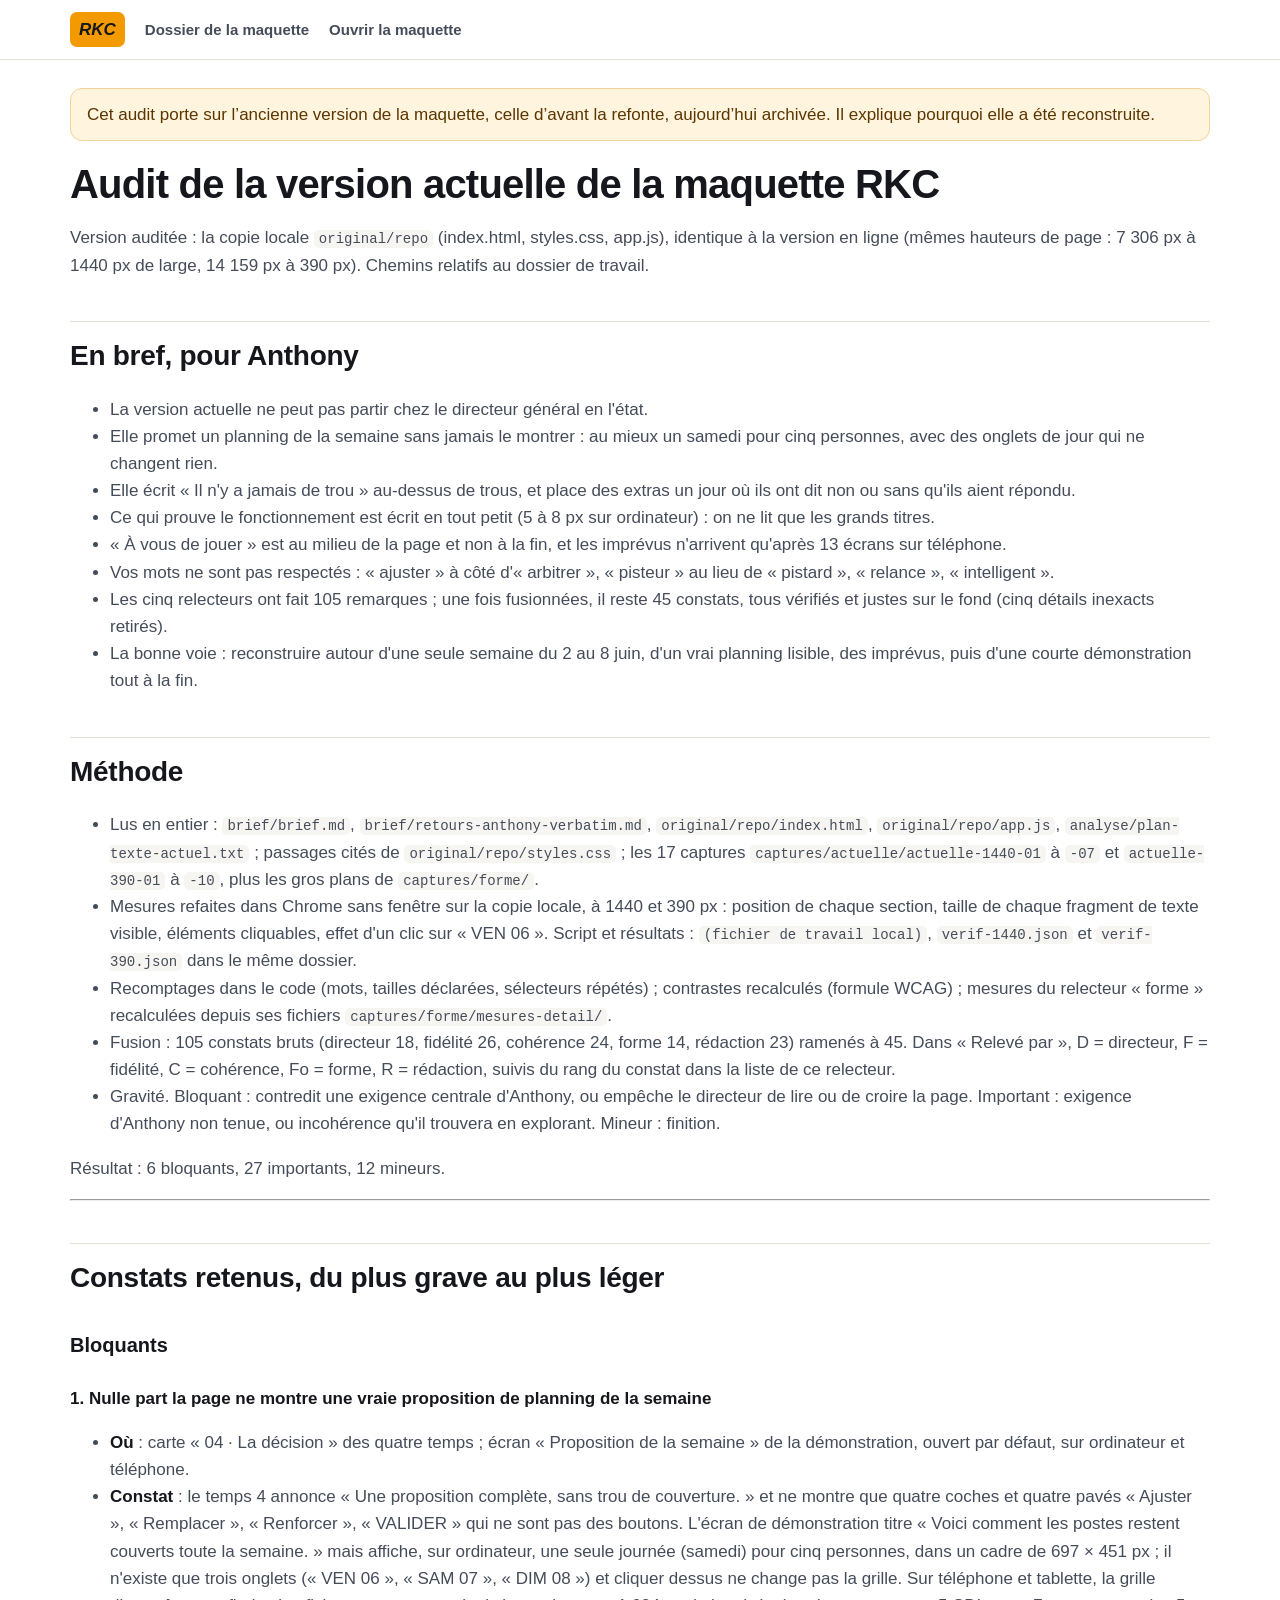
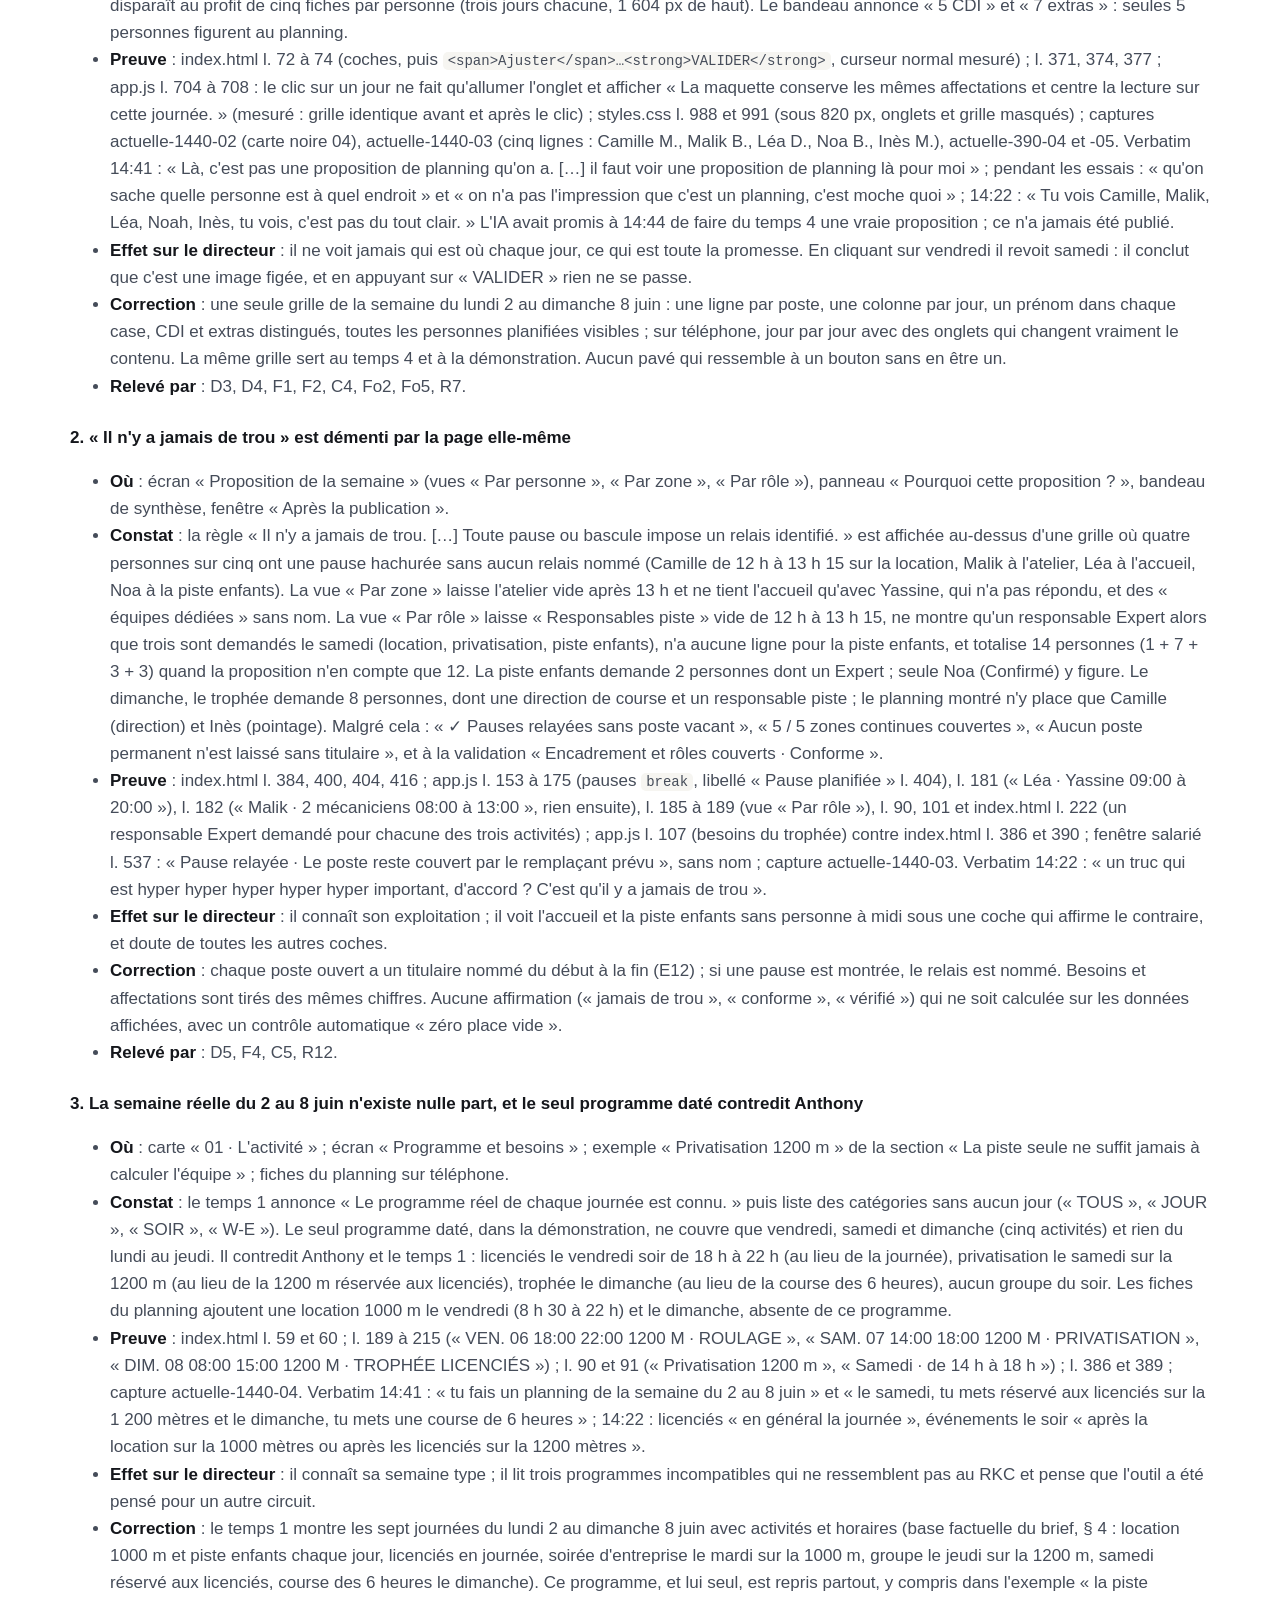
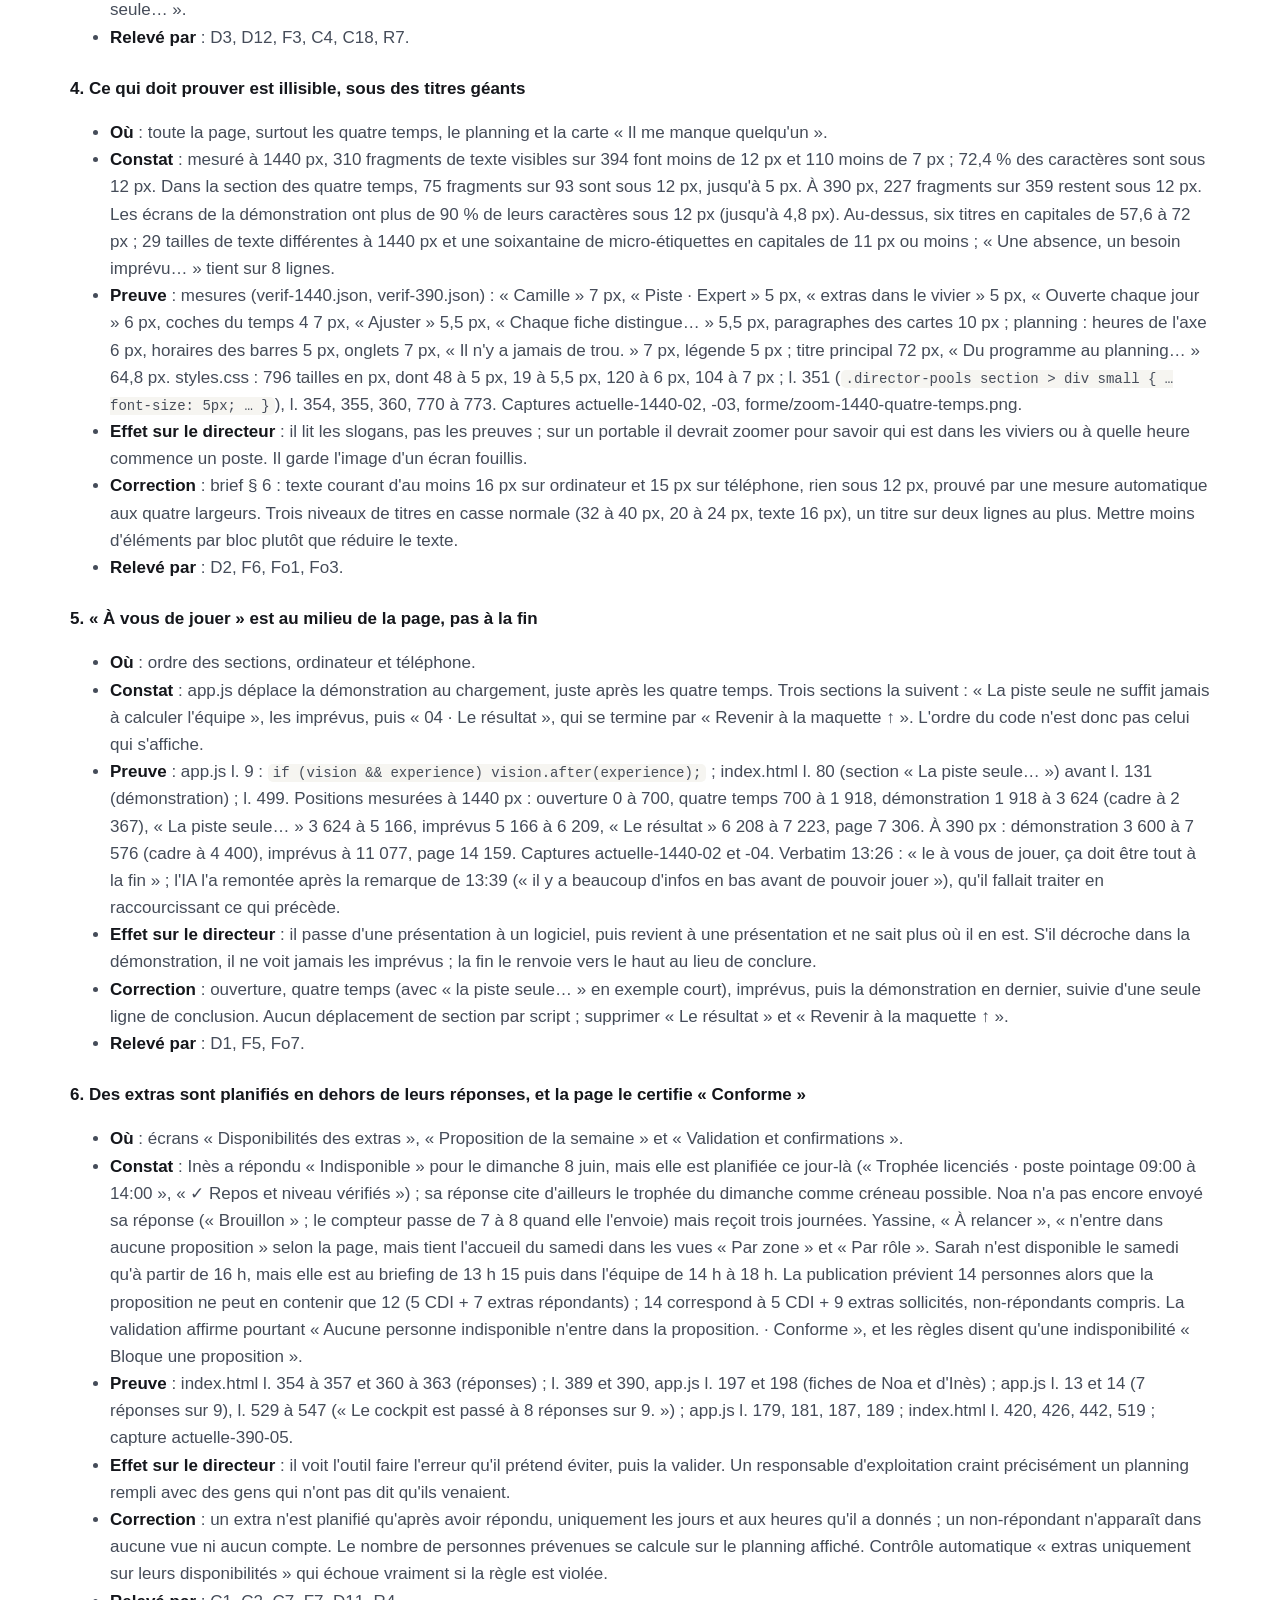
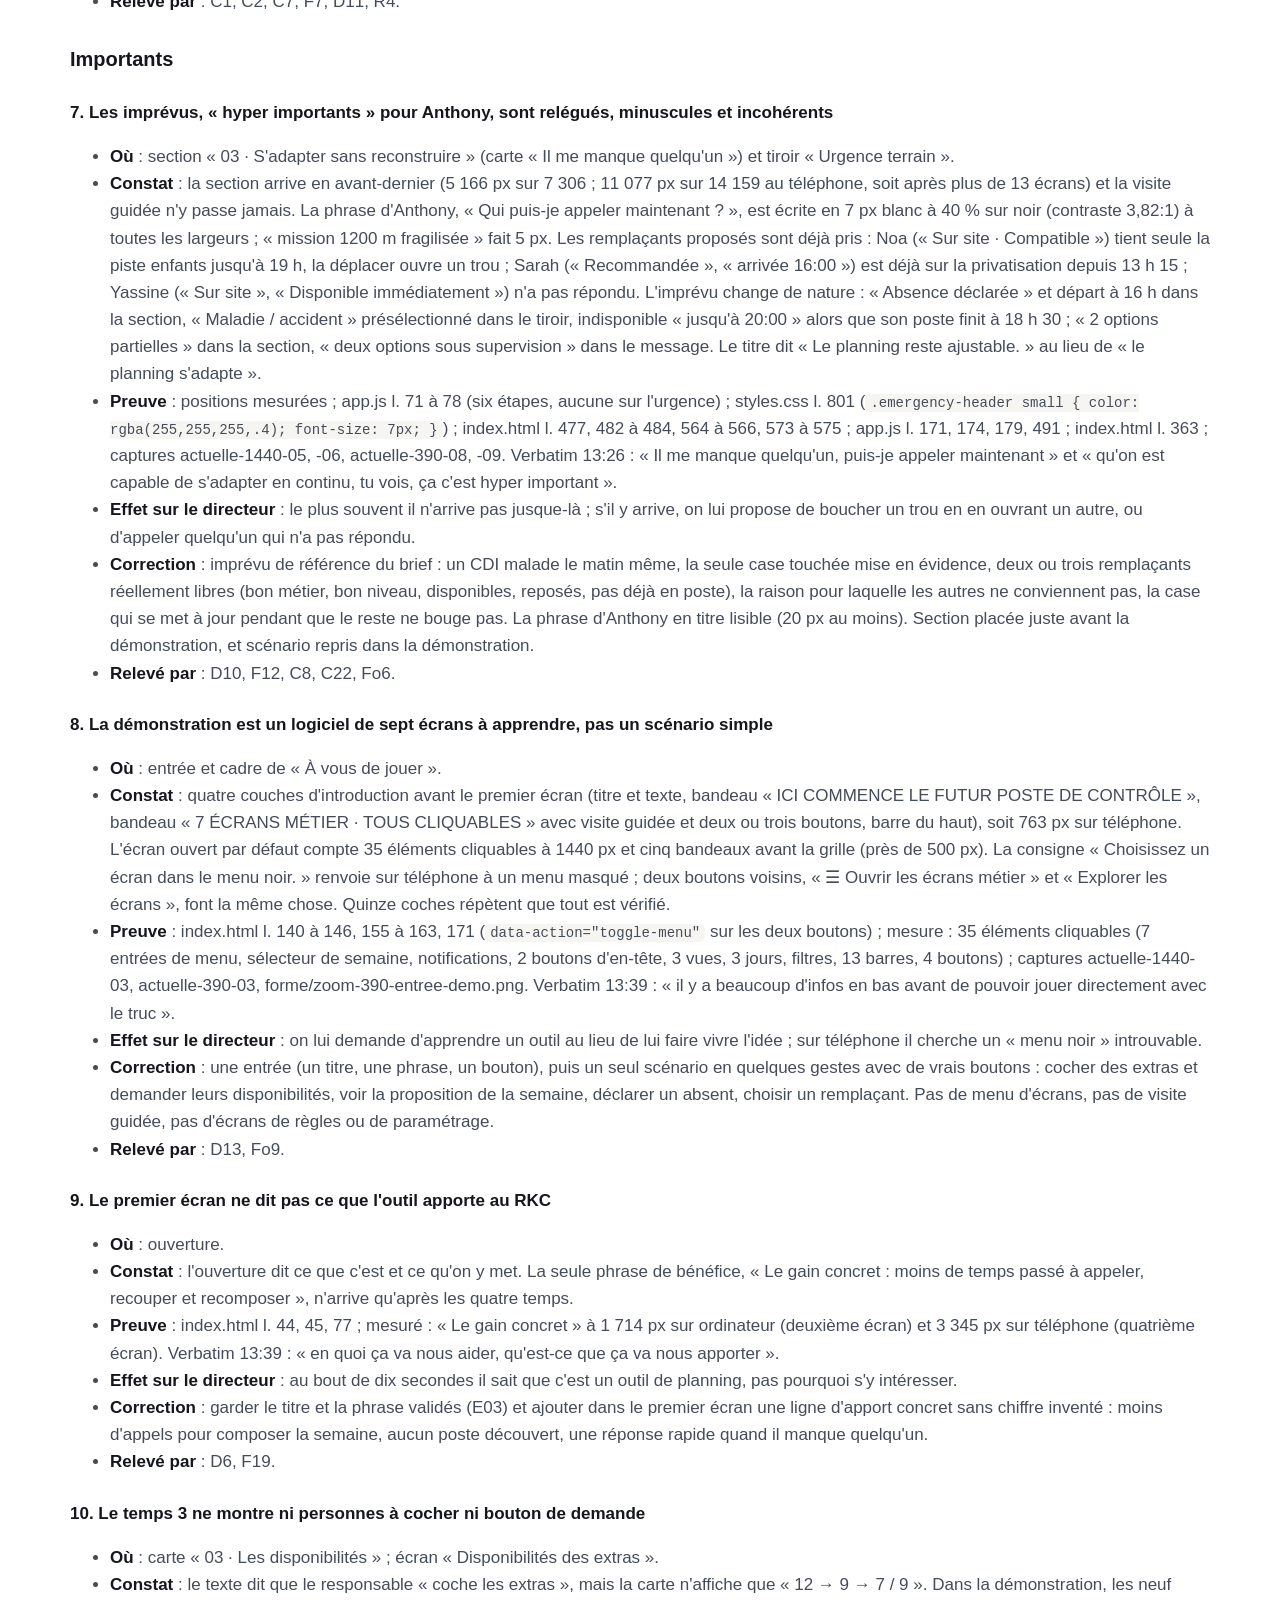
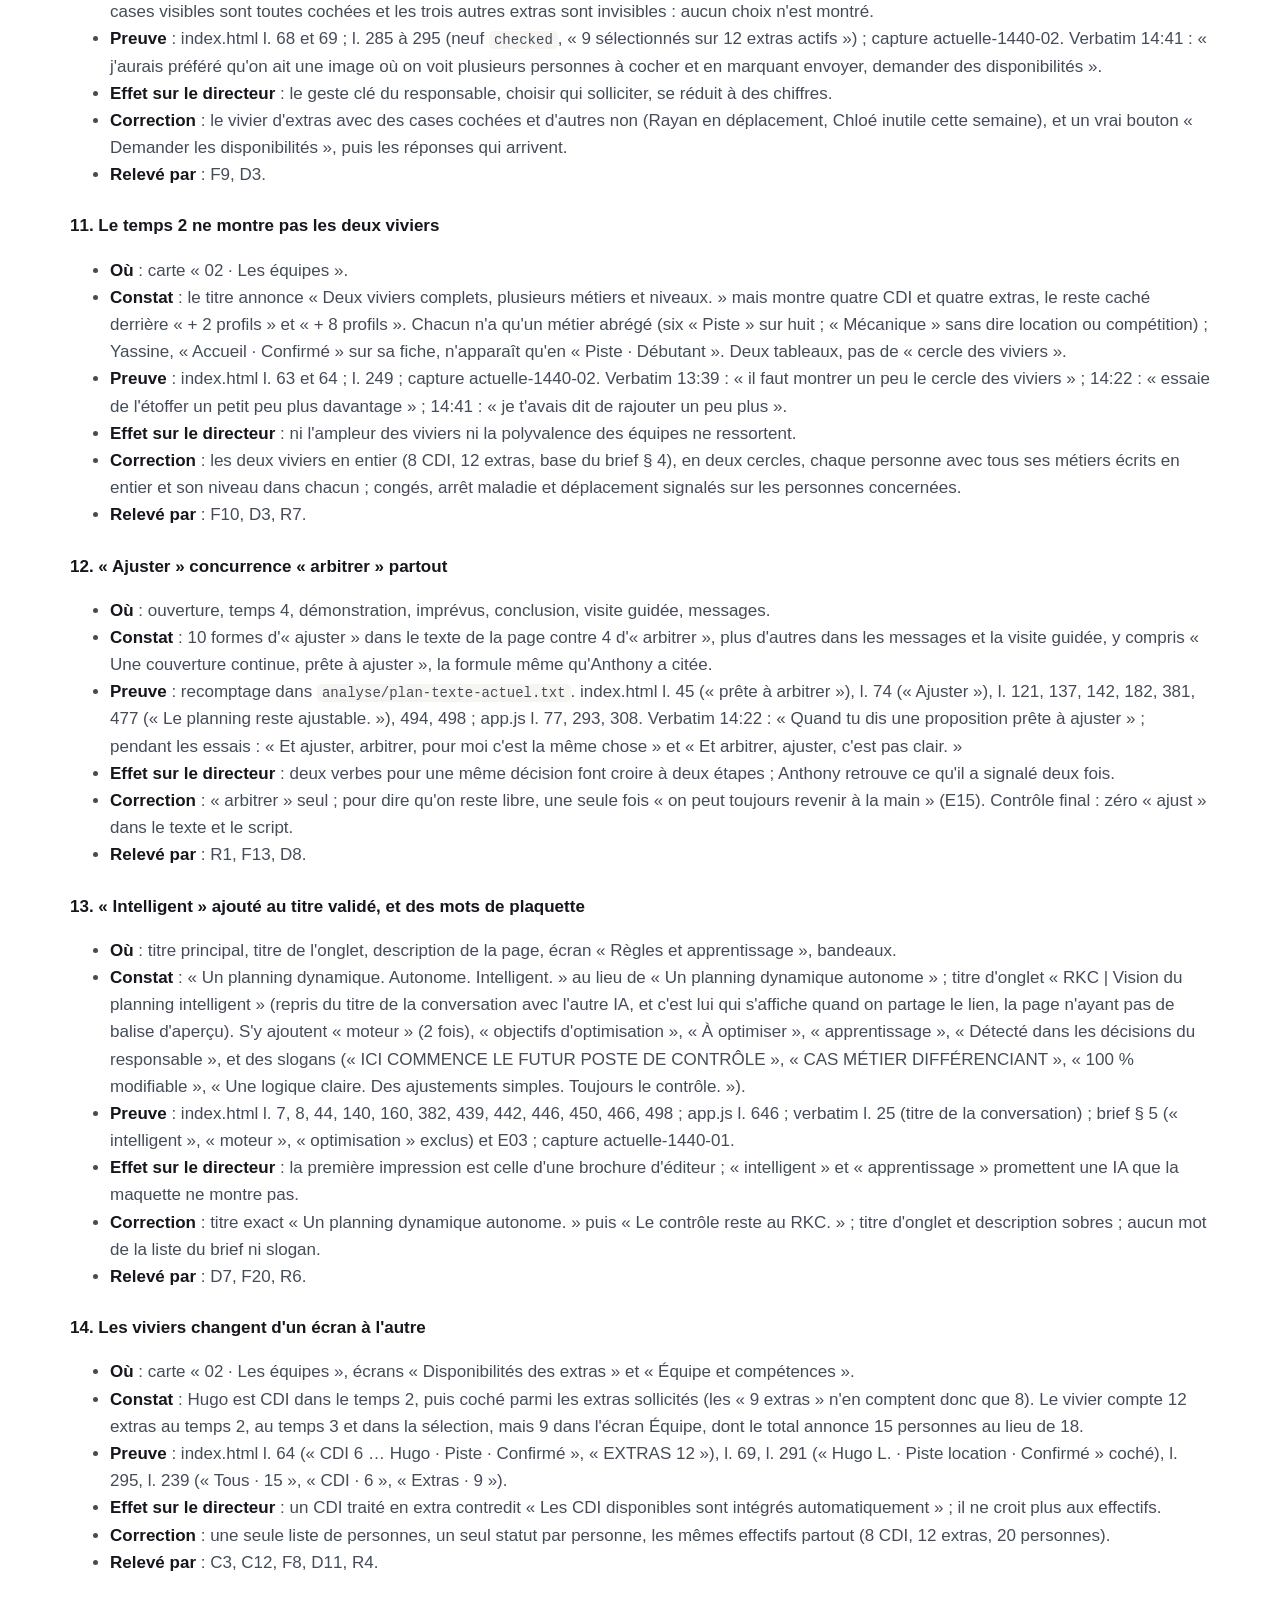
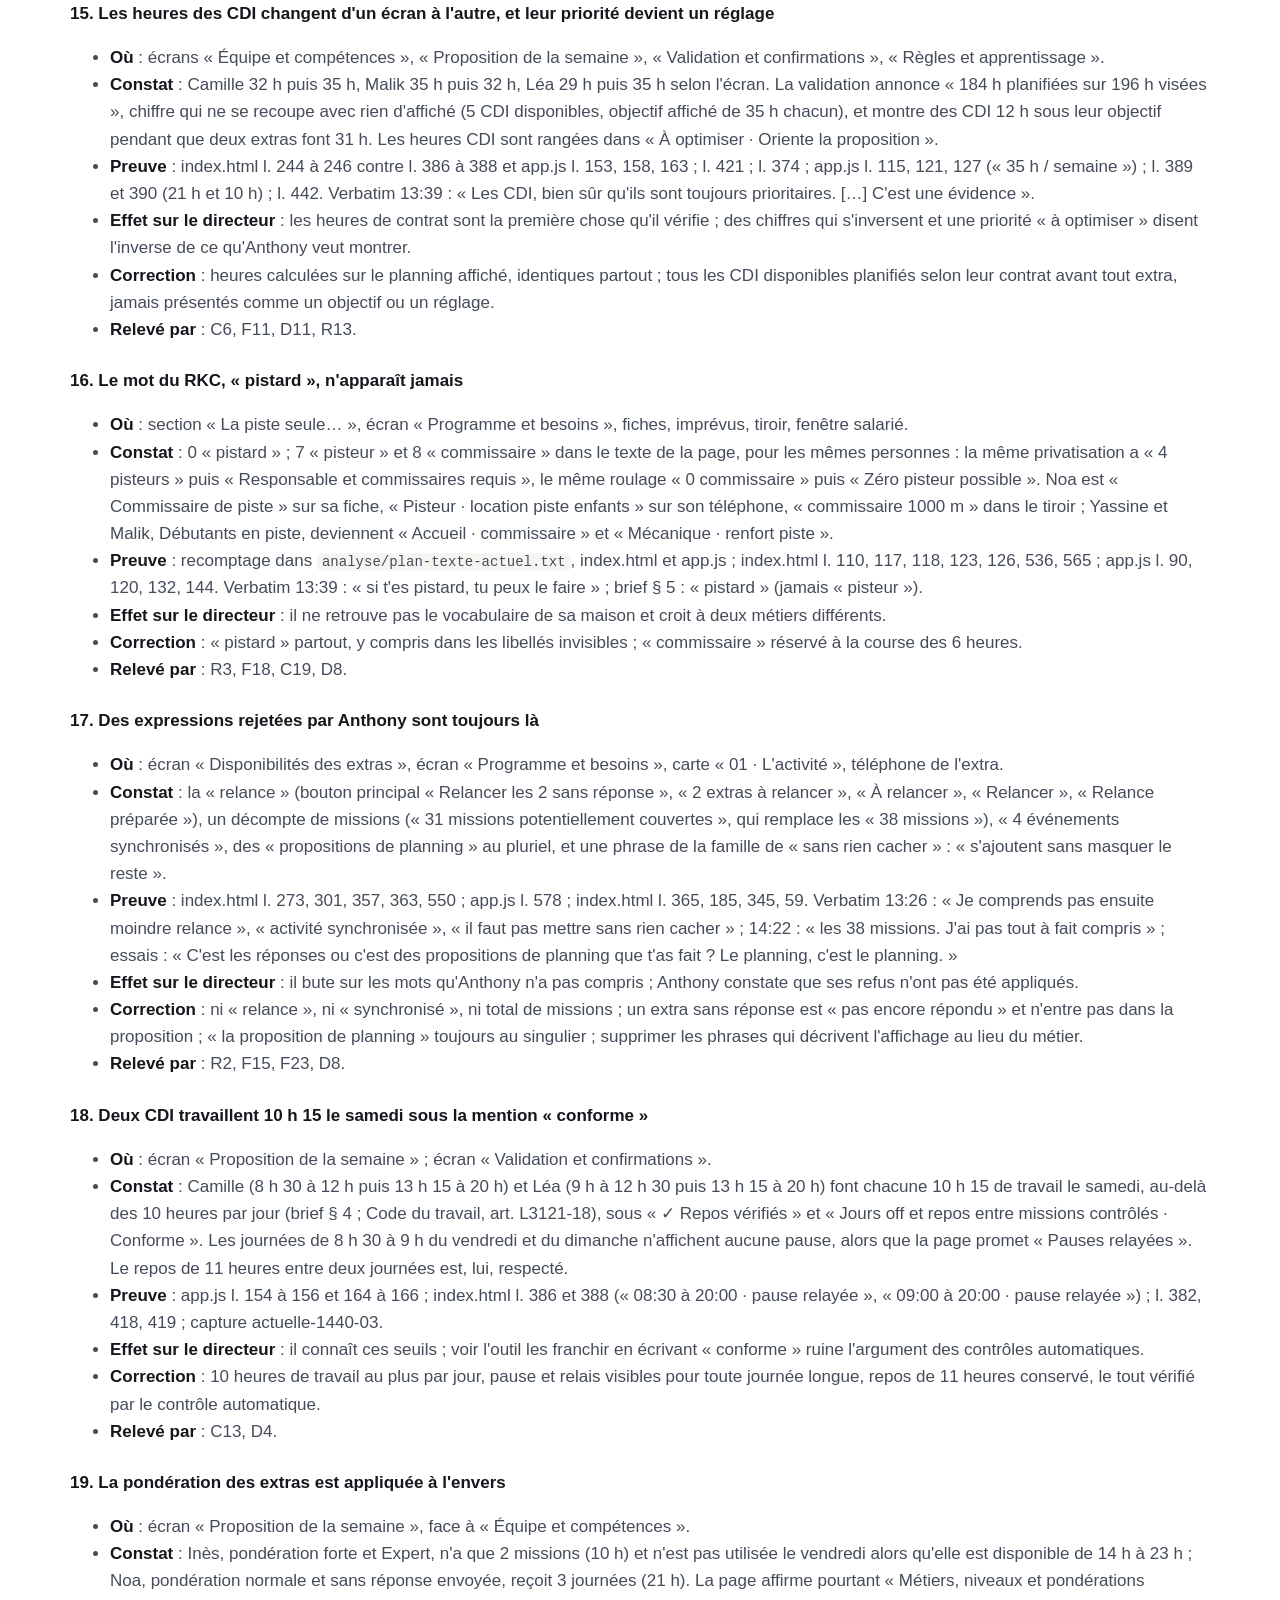
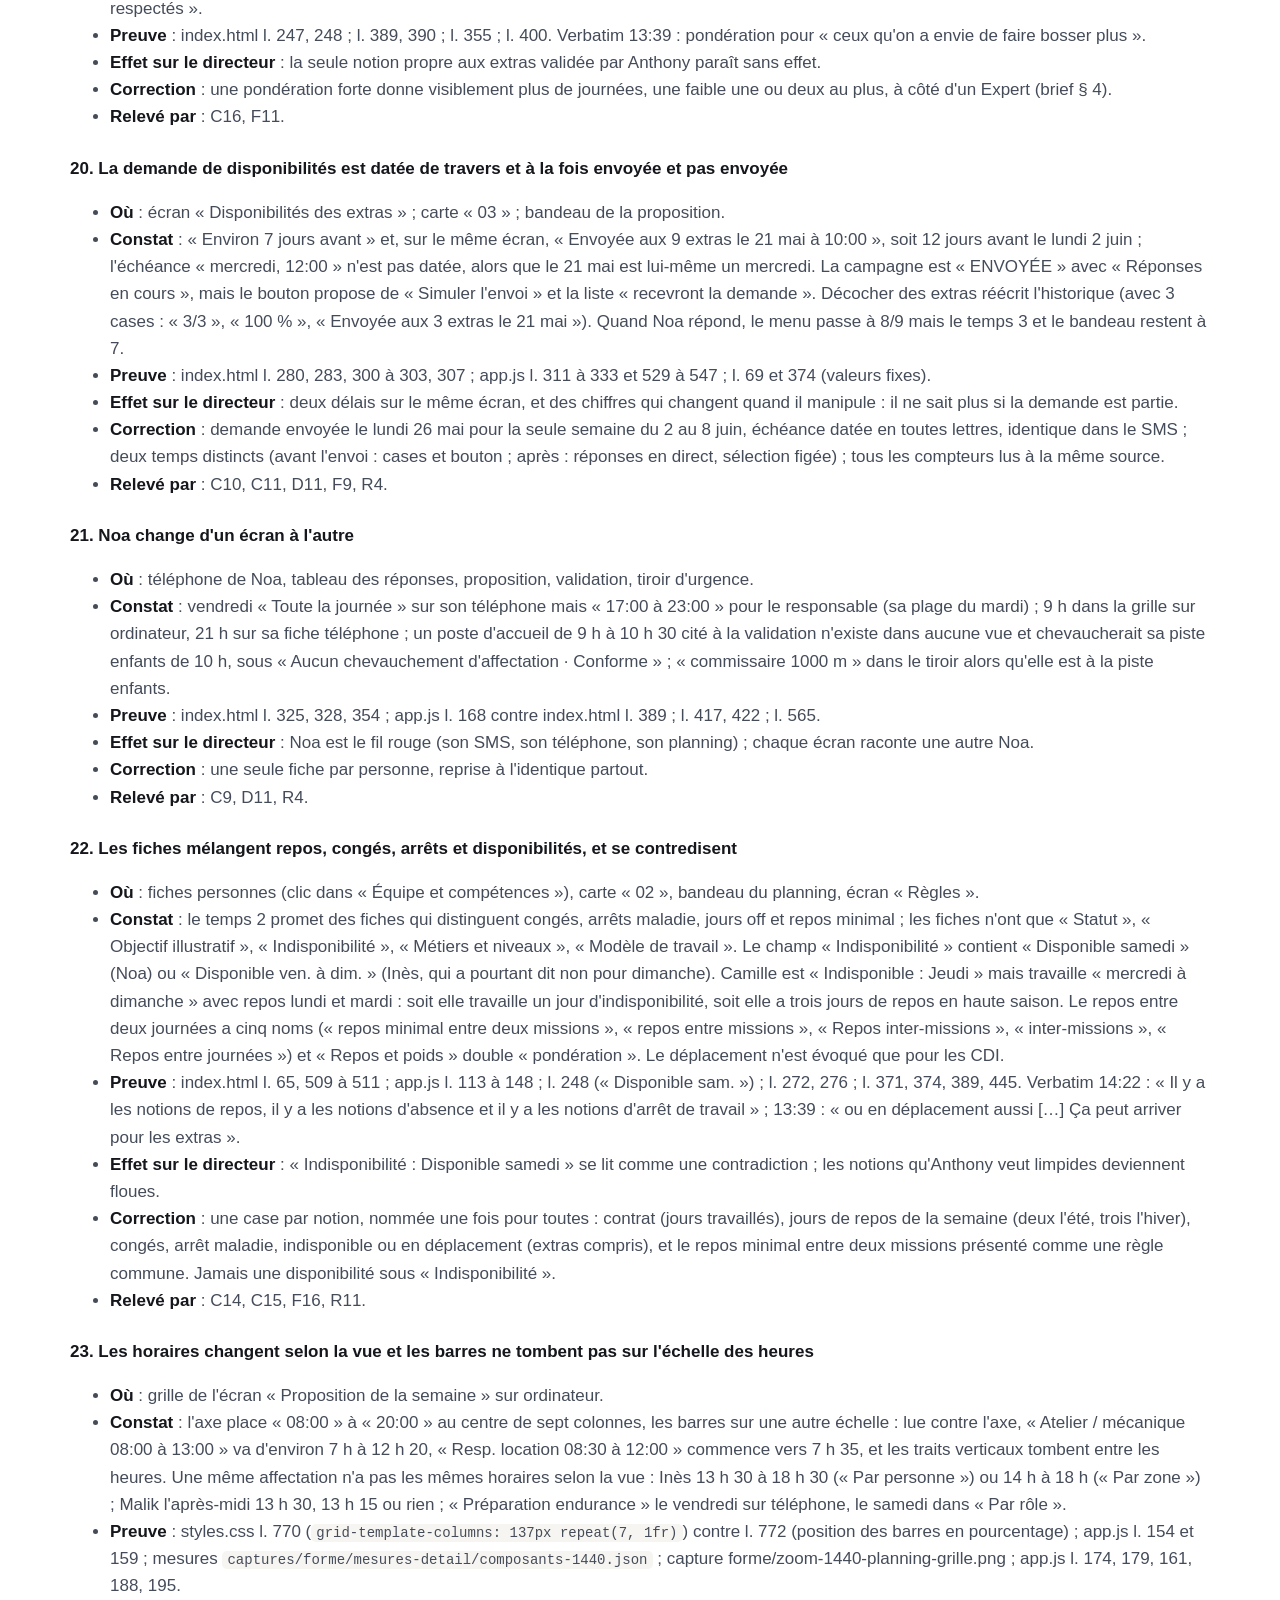
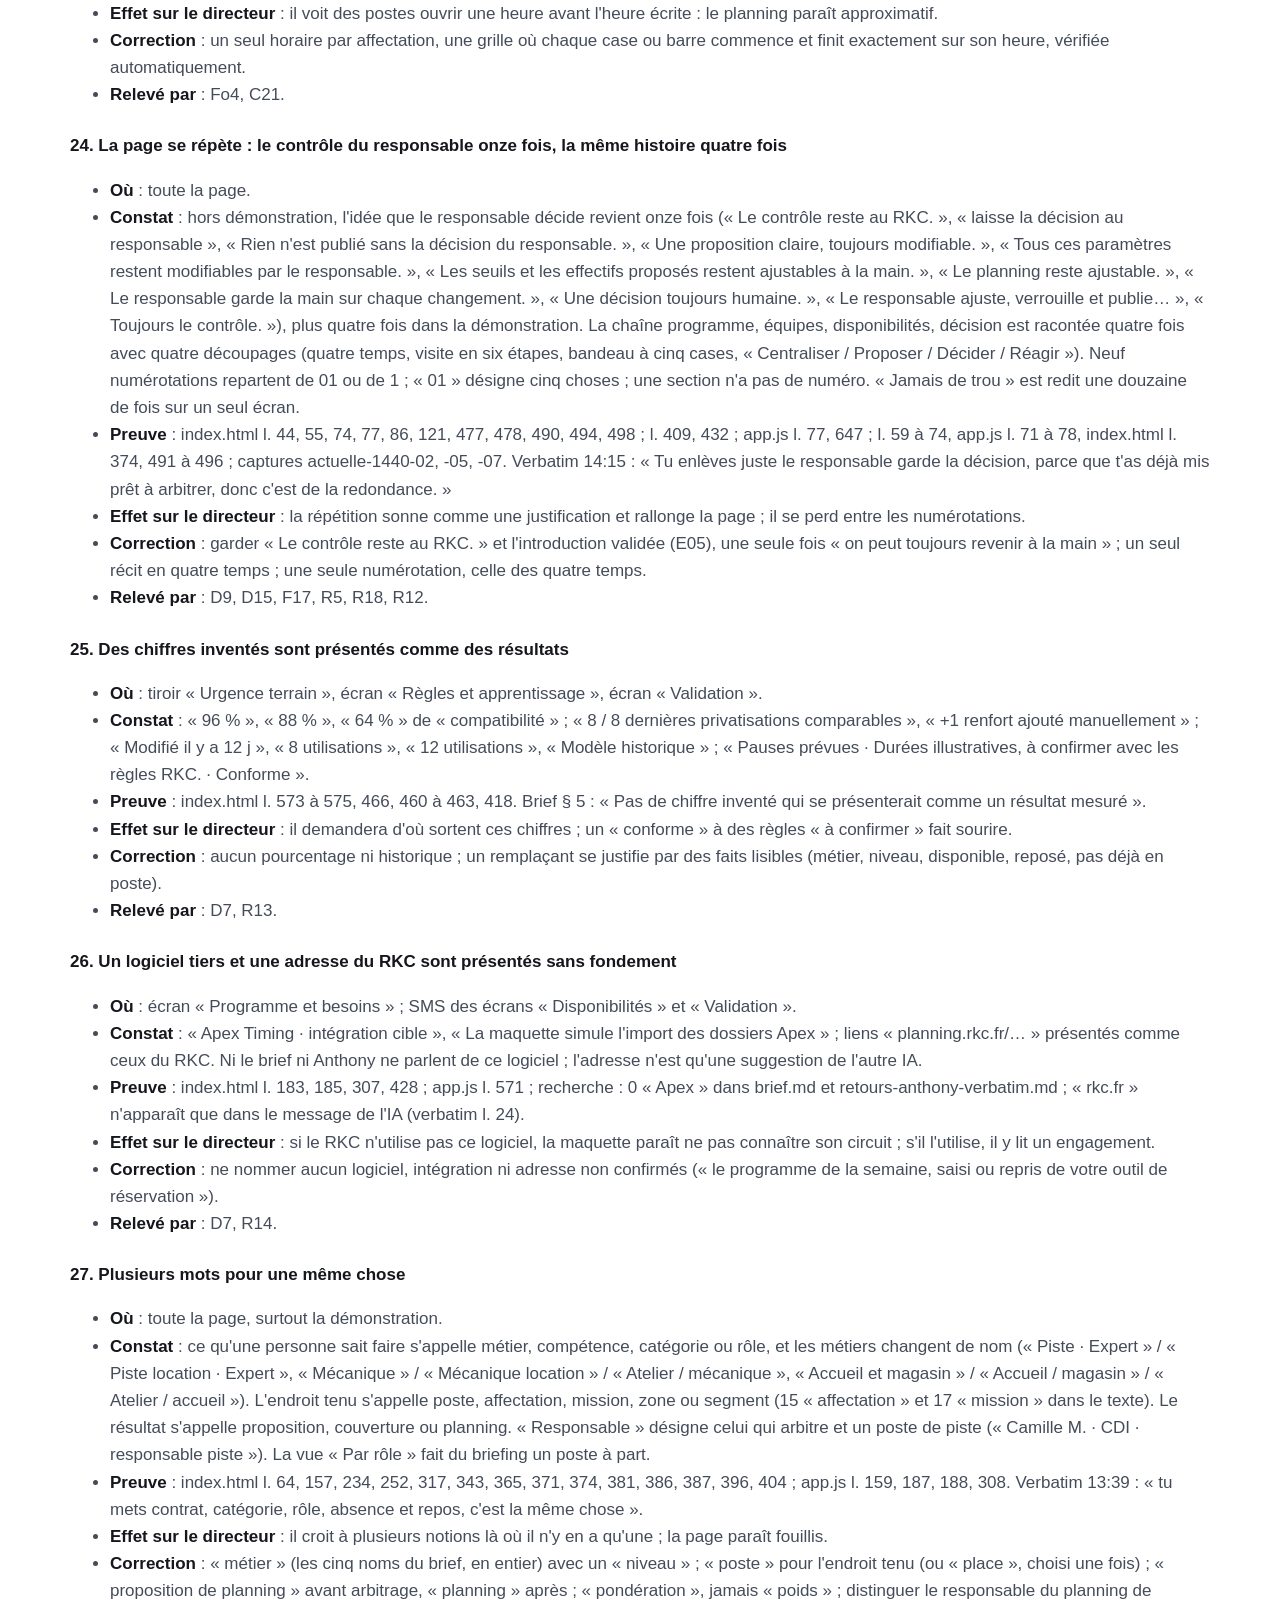
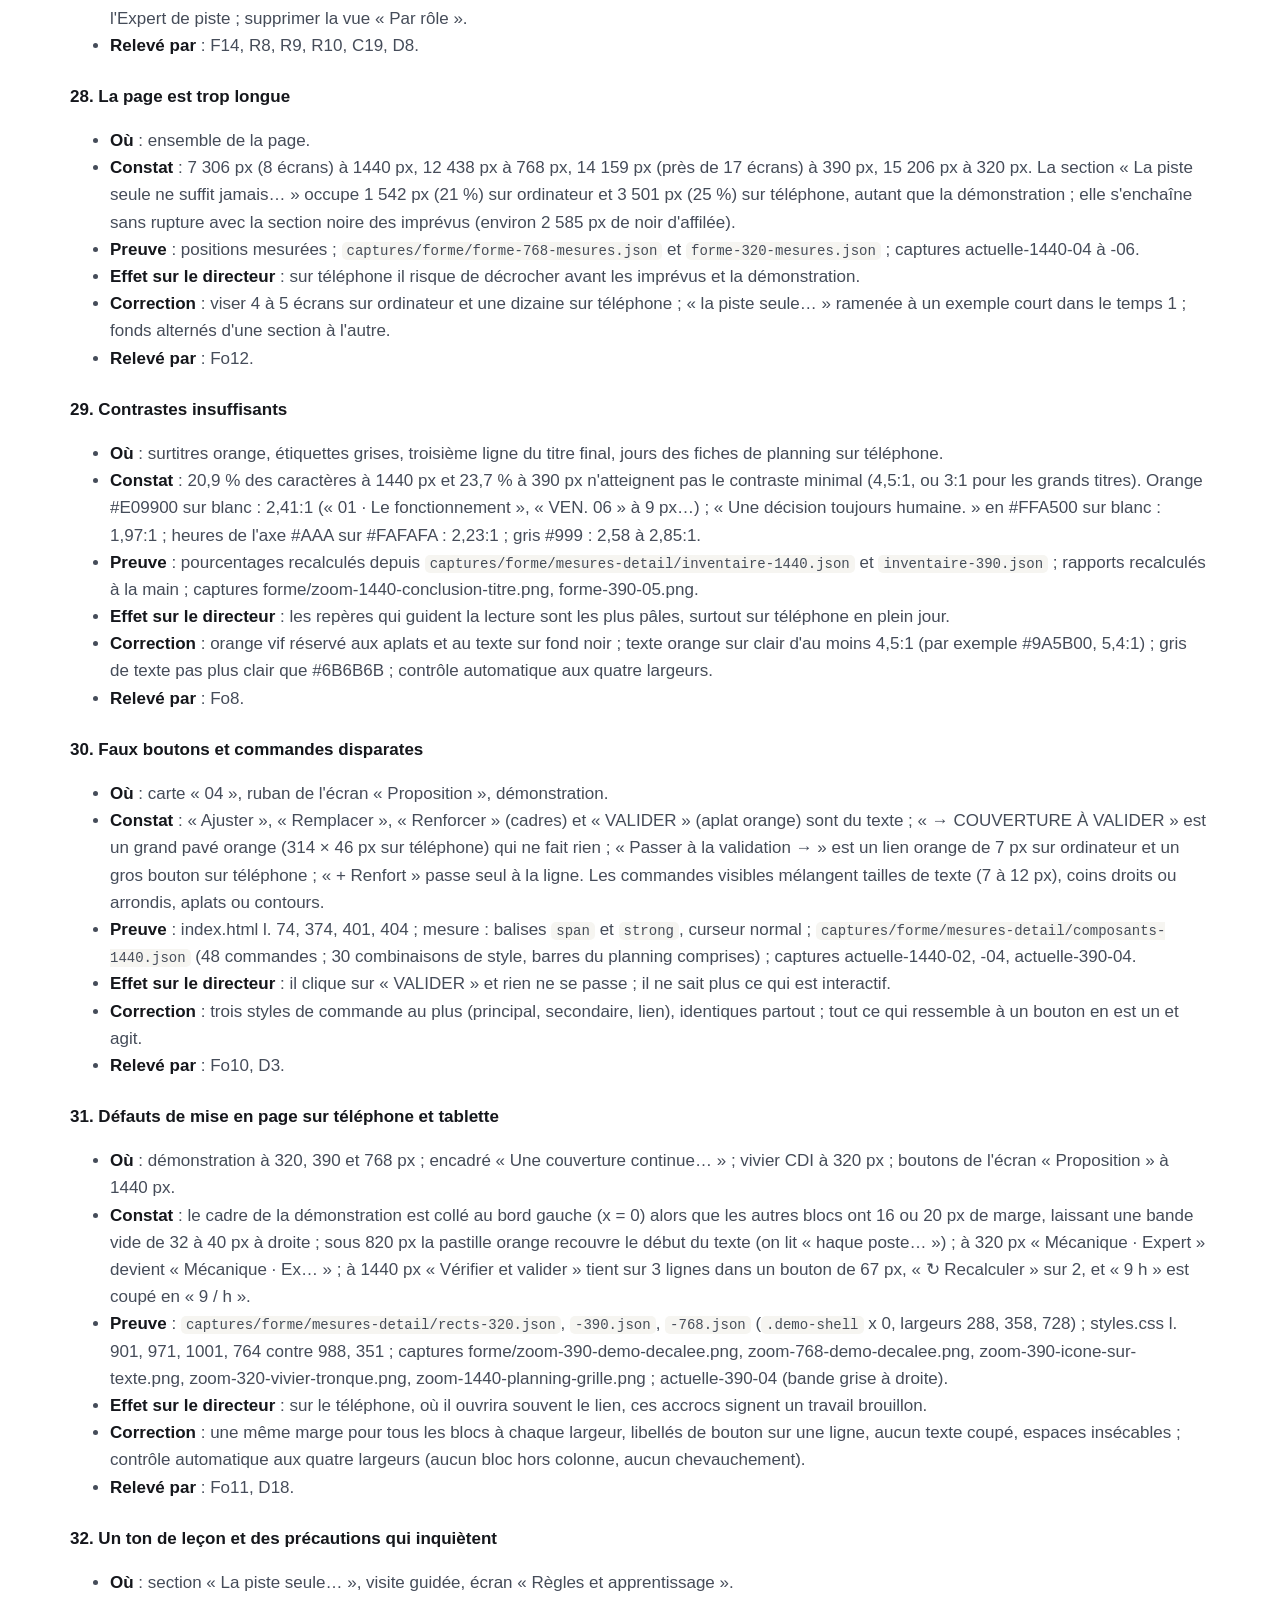
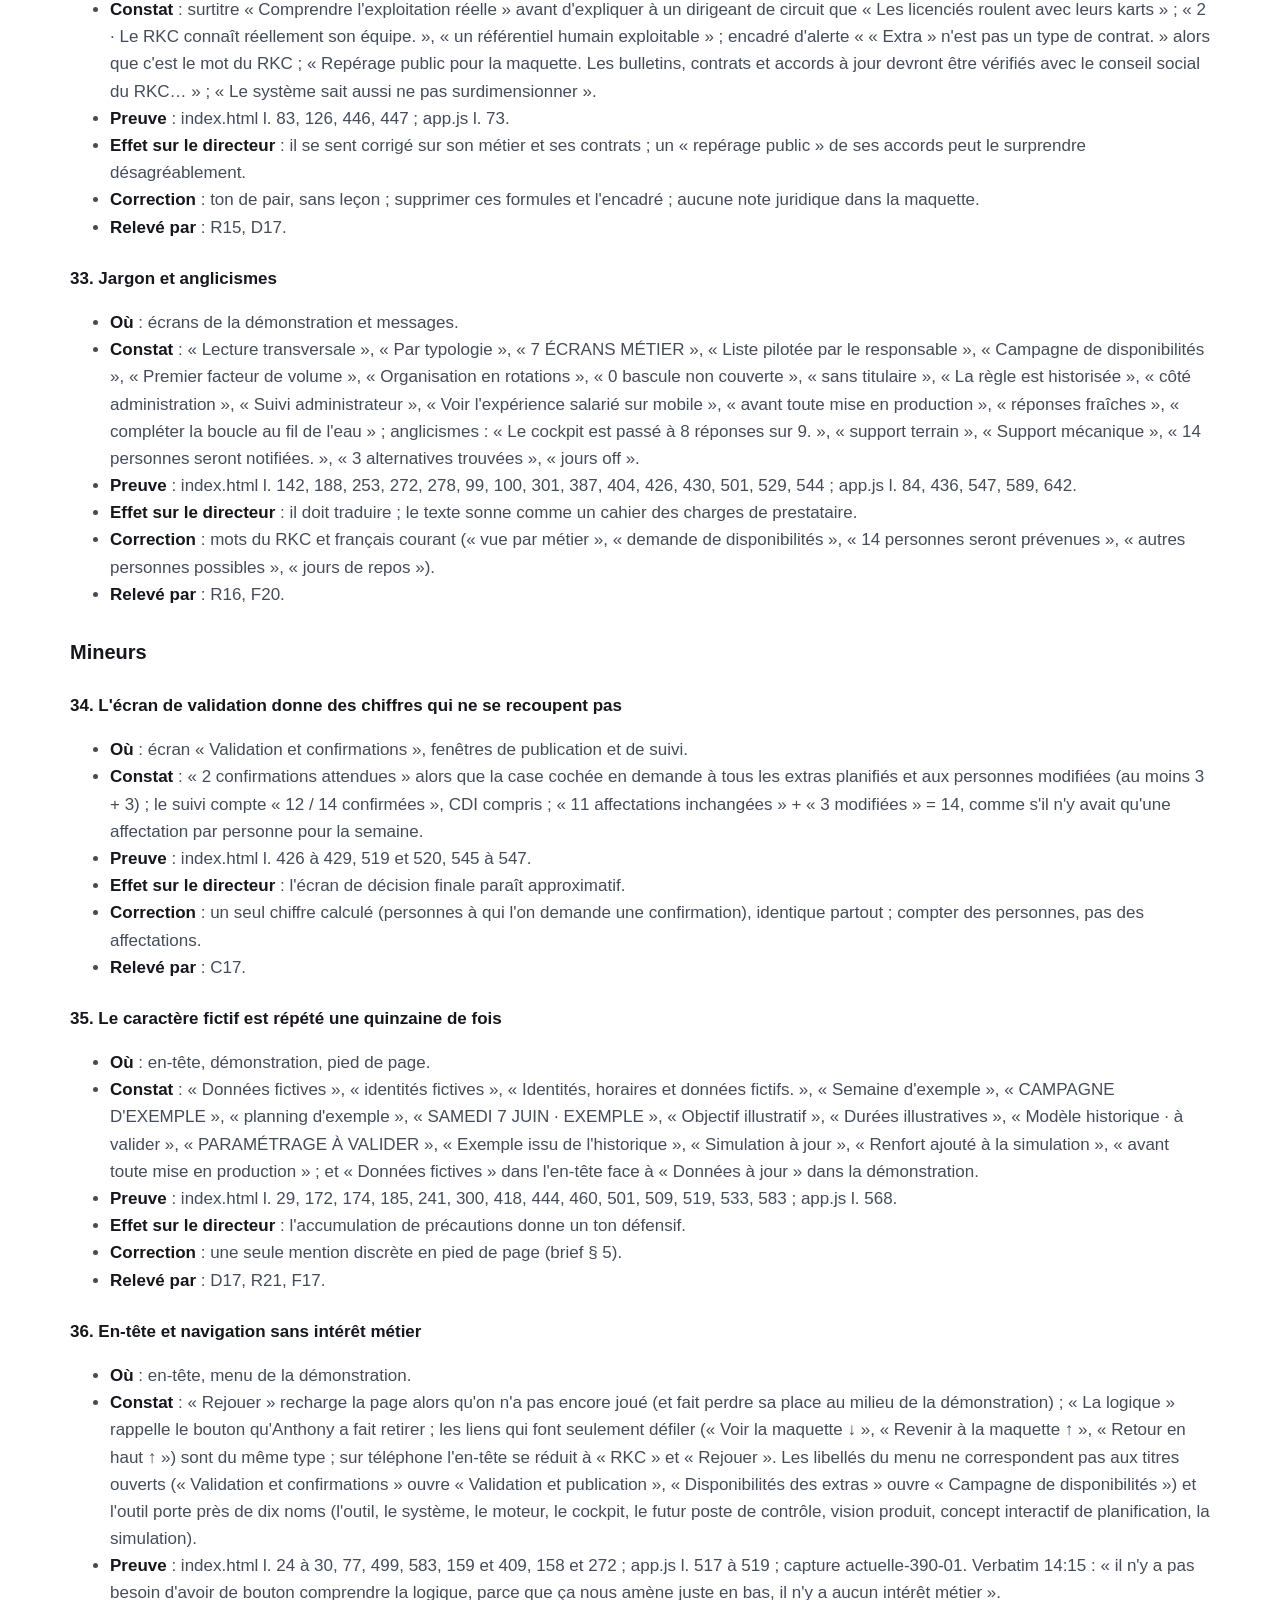
<file: preuves/audit-ancienne-version.html>
<!doctype html>
<html lang="fr"><head><meta charset="utf-8"><meta name="viewport" content="width=device-width, initial-scale=1">
<meta name="robots" content="noindex, nofollow"><title>Audit de l’ancienne version · Dossier de la maquette RKC</title>
<link rel="icon" href="data:image/svg+xml,%3Csvg xmlns='http://www.w3.org/2000/svg' viewBox='0 0 64 64'%3E%3Crect width='64' height='64' rx='14' fill='%23ffa500'/%3E%3C/svg%3E">
<style>
:root { --encre:#15171c; --encre-2:#454c59; --encre-3:#646b78; --fond:#fff; --fond-2:#f6f5f1; --ligne:#e3e0d8; --orange:#f29a00; --orange-fonce:#a85a00; --vert:#1d7a4b; }
*{box-sizing:border-box} body{margin:0;background:var(--fond);color:var(--encre);font:17px/1.6 -apple-system,BlinkMacSystemFont,"Segoe UI",Roboto,Arial,sans-serif;-webkit-font-smoothing:antialiased}
header{border-bottom:1px solid var(--ligne);background:#fff;position:sticky;top:0;z-index:5}
header .in{max-width:1180px;margin:0 auto;padding:12px 20px;display:flex;gap:12px 20px;align-items:center;flex-wrap:wrap}
.logo{background:var(--orange);color:var(--encre);font-weight:900;font-style:italic;border-radius:7px;padding:4px 9px;text-decoration:none}
header a.lien{color:var(--encre-2);text-decoration:none;font-weight:600;font-size:15px} header a.lien:hover{color:var(--encre)}
main{max-width:1180px;margin:0 auto;padding:28px 20px 80px}
h1{font-size:clamp(28px,4vw,40px);line-height:1.15;letter-spacing:-.02em;margin:8px 0 16px}
h2{font-size:clamp(22px,3vw,28px);margin:42px 0 12px;letter-spacing:-.01em;padding-top:12px;border-top:1px solid var(--ligne)}
h3{font-size:20px;margin:28px 0 8px} h4{font-size:17px;margin:24px 0 6px}
p,li{color:var(--encre-2)} strong{color:var(--encre)} a{color:var(--orange-fonce)}
code{font:14px/1.4 ui-monospace,Menlo,monospace;background:var(--fond-2);padding:1px 5px;border-radius:5px;word-break:break-word}
.tableau{overflow-x:auto;margin:12px 0 18px;border:1px solid var(--ligne);border-radius:12px}
table{border-collapse:collapse;width:100%;font-size:14px;min-width:640px}
th,td{text-align:left;vertical-align:top;padding:8px 10px;border-bottom:1px solid var(--ligne)}
th{background:var(--fond-2);font-weight:700;color:var(--encre);position:sticky;top:0}
tr:nth-child(even) td{background:#fcfbf9}
blockquote{margin:12px 0;padding:10px 14px;border-left:4px solid var(--orange);background:var(--fond-2);border-radius:0 8px 8px 0;color:var(--encre-2)}
.correction{display:inline-block;margin-top:4px;color:var(--vert)}
.avertissement{background:#fff4dd;border:1px solid #f3d39a;border-radius:12px;padding:12px 16px;margin:0 0 20px;color:#5c3600}
.cartes{display:grid;grid-template-columns:repeat(auto-fill,minmax(260px,1fr));gap:14px;margin:14px 0}
.carte{display:block;border:1px solid var(--ligne);border-radius:14px;padding:16px;text-decoration:none;color:var(--encre);background:#fff}
.carte:hover{border-color:var(--encre)} .carte strong{display:block;font-size:18px;margin-bottom:4px} .carte span{color:var(--encre-2);font-size:15px}
.captures{display:grid;grid-template-columns:repeat(auto-fill,minmax(180px,1fr));gap:12px}
.captures a{display:block;border:1px solid var(--ligne);border-radius:10px;overflow:hidden;background:var(--fond-2);text-decoration:none;color:var(--encre-2);font-size:13px}
.captures img{display:block;width:100%;height:220px;object-fit:cover;object-position:top}
.captures span{display:block;padding:6px 8px}
footer{max-width:1180px;margin:0 auto;padding:20px;color:var(--encre-3);font-size:14px;border-top:1px solid var(--ligne)}
</style></head><body>
<header><div class="in"><a class="logo" href="./">RKC</a><a class="lien" href="./">Dossier de la maquette</a><a class="lien" href="./../?v=16">Ouvrir la maquette</a></div></header>
<main><p class="avertissement">Cet audit porte sur l’ancienne version de la maquette, celle d’avant la refonte, aujourd’hui archivée. Il explique pourquoi elle a été reconstruite.</p><h1 id="audit-de-la-version-actuelle-de-la-maquette-rkc">Audit de la version actuelle de la maquette RKC</h1>
<p>Version auditée : la copie locale <code>original/repo</code> (index.html, styles.css, app.js), identique à la version en ligne (mêmes hauteurs de page : 7 306 px à 1440 px de large, 14 159 px à 390 px). Chemins relatifs au dossier de travail.</p>
<h2 id="en-bref-pour-anthony">En bref, pour Anthony</h2>
<ul><li>La version actuelle ne peut pas partir chez le directeur général en l'état.</li><li>Elle promet un planning de la semaine sans jamais le montrer : au mieux un samedi pour cinq personnes, avec des onglets de jour qui ne changent rien.</li><li>Elle écrit « Il n'y a jamais de trou » au-dessus de trous, et place des extras un jour où ils ont dit non ou sans qu'ils aient répondu.</li><li>Ce qui prouve le fonctionnement est écrit en tout petit (5 à 8 px sur ordinateur) : on ne lit que les grands titres.</li><li>« À vous de jouer » est au milieu de la page et non à la fin, et les imprévus n'arrivent qu'après 13 écrans sur téléphone.</li><li>Vos mots ne sont pas respectés : « ajuster » à côté d'« arbitrer », « pisteur » au lieu de « pistard », « relance », « intelligent ».</li><li>Les cinq relecteurs ont fait 105 remarques ; une fois fusionnées, il reste 45 constats, tous vérifiés et justes sur le fond (cinq détails inexacts retirés).</li><li>La bonne voie : reconstruire autour d'une seule semaine du 2 au 8 juin, d'un vrai planning lisible, des imprévus, puis d'une courte démonstration tout à la fin.</li></ul>
<h2 id="methode">Méthode</h2>
<ul><li>Lus en entier : <code>brief/brief.md</code>, <code>brief/retours-anthony-verbatim.md</code>, <code>original/repo/index.html</code>, <code>original/repo/app.js</code>, <code>analyse/plan-texte-actuel.txt</code> ; passages cités de <code>original/repo/styles.css</code> ; les 17 captures <code>captures/actuelle/actuelle-1440-01</code> à <code>-07</code> et <code>actuelle-390-01</code> à <code>-10</code>, plus les gros plans de <code>captures/forme/</code>.</li><li>Mesures refaites dans Chrome sans fenêtre sur la copie locale, à 1440 et 390 px : position de chaque section, taille de chaque fragment de texte visible, éléments cliquables, effet d'un clic sur « VEN 06 ». Script et résultats : <code>(fichier de travail local)</code>, <code>verif-1440.json</code> et <code>verif-390.json</code> dans le même dossier.</li><li>Recomptages dans le code (mots, tailles déclarées, sélecteurs répétés) ; contrastes recalculés (formule WCAG) ; mesures du relecteur « forme » recalculées depuis ses fichiers <code>captures/forme/mesures-detail/</code>.</li><li>Fusion : 105 constats bruts (directeur 18, fidélité 26, cohérence 24, forme 14, rédaction 23) ramenés à 45. Dans « Relevé par », D = directeur, F = fidélité, C = cohérence, Fo = forme, R = rédaction, suivis du rang du constat dans la liste de ce relecteur.</li><li>Gravité. Bloquant : contredit une exigence centrale d'Anthony, ou empêche le directeur de lire ou de croire la page. Important : exigence d'Anthony non tenue, ou incohérence qu'il trouvera en explorant. Mineur : finition.</li></ul>
<p>Résultat : 6 bloquants, 27 importants, 12 mineurs.</p>
<hr>
<h2 id="constats-retenus-du-plus-grave-au-plus-leger">Constats retenus, du plus grave au plus léger</h2>
<h3 id="bloquants">Bloquants</h3>
<h4 id="1-nulle-part-la-page-ne-montre-une-vraie-proposition-de-planning-de-la-semaine">1. Nulle part la page ne montre une vraie proposition de planning de la semaine</h4>
<ul><li><strong>Où</strong> : carte « 04 · La décision » des quatre temps ; écran « Proposition de la semaine » de la démonstration, ouvert par défaut, sur ordinateur et téléphone.</li><li><strong>Constat</strong> : le temps 4 annonce « Une proposition complète, sans trou de couverture. » et ne montre que quatre coches et quatre pavés « Ajuster », « Remplacer », « Renforcer », « VALIDER » qui ne sont pas des boutons. L'écran de démonstration titre « Voici comment les postes restent couverts toute la semaine. » mais affiche, sur ordinateur, une seule journée (samedi) pour cinq personnes, dans un cadre de 697 × 451 px ; il n'existe que trois onglets (« VEN 06 », « SAM 07 », « DIM 08 ») et cliquer dessus ne change pas la grille. Sur téléphone et tablette, la grille disparaît au profit de cinq fiches par personne (trois jours chacune, 1 604 px de haut). Le bandeau annonce « 5 CDI » et « 7 extras » : seules 5 personnes figurent au planning.</li><li><strong>Preuve</strong> : index.html l. 72 à 74 (coches, puis <code>&lt;span&gt;Ajuster&lt;/span&gt;…&lt;strong&gt;VALIDER&lt;/strong&gt;</code>, curseur normal mesuré) ; l. 371, 374, 377 ; app.js l. 704 à 708 : le clic sur un jour ne fait qu'allumer l'onglet et afficher « La maquette conserve les mêmes affectations et centre la lecture sur cette journée. » (mesuré : grille identique avant et après le clic) ; styles.css l. 988 et 991 (sous 820 px, onglets et grille masqués) ; captures actuelle-1440-02 (carte noire 04), actuelle-1440-03 (cinq lignes : Camille M., Malik B., Léa D., Noa B., Inès M.), actuelle-390-04 et -05. Verbatim 14:41 : « Là, c'est pas une proposition de planning qu'on a. […] il faut voir une proposition de planning là pour moi » ; pendant les essais : « qu'on sache quelle personne est à quel endroit » et « on n'a pas l'impression que c'est un planning, c'est moche quoi » ; 14:22 : « Tu vois Camille, Malik, Léa, Noah, Inès, tu vois, c'est pas du tout clair. » L'IA avait promis à 14:44 de faire du temps 4 une vraie proposition ; ce n'a jamais été publié.</li><li><strong>Effet sur le directeur</strong> : il ne voit jamais qui est où chaque jour, ce qui est toute la promesse. En cliquant sur vendredi il revoit samedi : il conclut que c'est une image figée, et en appuyant sur « VALIDER » rien ne se passe.</li><li><strong>Correction</strong> : une seule grille de la semaine du lundi 2 au dimanche 8 juin : une ligne par poste, une colonne par jour, un prénom dans chaque case, CDI et extras distingués, toutes les personnes planifiées visibles ; sur téléphone, jour par jour avec des onglets qui changent vraiment le contenu. La même grille sert au temps 4 et à la démonstration. Aucun pavé qui ressemble à un bouton sans en être un.</li><li><strong>Relevé par</strong> : D3, D4, F1, F2, C4, Fo2, Fo5, R7.</li></ul>
<h4 id="2-il-n-y-a-jamais-de-trou-est-dementi-par-la-page-elle-meme">2. « Il n'y a jamais de trou » est démenti par la page elle-même</h4>
<ul><li><strong>Où</strong> : écran « Proposition de la semaine » (vues « Par personne », « Par zone », « Par rôle »), panneau « Pourquoi cette proposition ? », bandeau de synthèse, fenêtre « Après la publication ».</li><li><strong>Constat</strong> : la règle « Il n'y a jamais de trou. […] Toute pause ou bascule impose un relais identifié. » est affichée au-dessus d'une grille où quatre personnes sur cinq ont une pause hachurée sans aucun relais nommé (Camille de 12 h à 13 h 15 sur la location, Malik à l'atelier, Léa à l'accueil, Noa à la piste enfants). La vue « Par zone » laisse l'atelier vide après 13 h et ne tient l'accueil qu'avec Yassine, qui n'a pas répondu, et des « équipes dédiées » sans nom. La vue « Par rôle » laisse « Responsables piste » vide de 12 h à 13 h 15, ne montre qu'un responsable Expert alors que trois sont demandés le samedi (location, privatisation, piste enfants), n'a aucune ligne pour la piste enfants, et totalise 14 personnes (1 + 7 + 3 + 3) quand la proposition n'en compte que 12. La piste enfants demande 2 personnes dont un Expert ; seule Noa (Confirmé) y figure. Le dimanche, le trophée demande 8 personnes, dont une direction de course et un responsable piste ; le planning montré n'y place que Camille (direction) et Inès (pointage). Malgré cela : « ✓ Pauses relayées sans poste vacant », « 5 / 5 zones continues couvertes », « Aucun poste permanent n'est laissé sans titulaire », et à la validation « Encadrement et rôles couverts · Conforme ».</li><li><strong>Preuve</strong> : index.html l. 384, 400, 404, 416 ; app.js l. 153 à 175 (pauses <code>break</code>, libellé « Pause planifiée » l. 404), l. 181 (« Léa · Yassine 09:00 à 20:00 »), l. 182 (« Malik · 2 mécaniciens 08:00 à 13:00 », rien ensuite), l. 185 à 189 (vue « Par rôle »), l. 90, 101 et index.html l. 222 (un responsable Expert demandé pour chacune des trois activités) ; app.js l. 107 (besoins du trophée) contre index.html l. 386 et 390 ; fenêtre salarié l. 537 : « Pause relayée · Le poste reste couvert par le remplaçant prévu », sans nom ; capture actuelle-1440-03. Verbatim 14:22 : « un truc qui est hyper hyper hyper hyper hyper important, d'accord ? C'est qu'il y a jamais de trou ».</li><li><strong>Effet sur le directeur</strong> : il connaît son exploitation ; il voit l'accueil et la piste enfants sans personne à midi sous une coche qui affirme le contraire, et doute de toutes les autres coches.</li><li><strong>Correction</strong> : chaque poste ouvert a un titulaire nommé du début à la fin (E12) ; si une pause est montrée, le relais est nommé. Besoins et affectations sont tirés des mêmes chiffres. Aucune affirmation (« jamais de trou », « conforme », « vérifié ») qui ne soit calculée sur les données affichées, avec un contrôle automatique « zéro place vide ».</li><li><strong>Relevé par</strong> : D5, F4, C5, R12.</li></ul>
<h4 id="3-la-semaine-reelle-du-2-au-8-juin-n-existe-nulle-part-et-le-seul-programme-date-contredit-anthony">3. La semaine réelle du 2 au 8 juin n'existe nulle part, et le seul programme daté contredit Anthony</h4>
<ul><li><strong>Où</strong> : carte « 01 · L'activité » ; écran « Programme et besoins » ; exemple « Privatisation 1200 m » de la section « La piste seule ne suffit jamais à calculer l'équipe » ; fiches du planning sur téléphone.</li><li><strong>Constat</strong> : le temps 1 annonce « Le programme réel de chaque journée est connu. » puis liste des catégories sans aucun jour (« TOUS », « JOUR », « SOIR », « W-E »). Le seul programme daté, dans la démonstration, ne couvre que vendredi, samedi et dimanche (cinq activités) et rien du lundi au jeudi. Il contredit Anthony et le temps 1 : licenciés le vendredi soir de 18 h à 22 h (au lieu de la journée), privatisation le samedi sur la 1200 m (au lieu de la 1200 m réservée aux licenciés), trophée le dimanche (au lieu de la course des 6 heures), aucun groupe du soir. Les fiches du planning ajoutent une location 1000 m le vendredi (8 h 30 à 22 h) et le dimanche, absente de ce programme.</li><li><strong>Preuve</strong> : index.html l. 59 et 60 ; l. 189 à 215 (« VEN. 06 18:00 22:00 1200 M · ROULAGE », « SAM. 07 14:00 18:00 1200 M · PRIVATISATION », « DIM. 08 08:00 15:00 1200 M · TROPHÉE LICENCIÉS ») ; l. 90 et 91 (« Privatisation 1200 m », « Samedi · de 14 h à 18 h ») ; l. 386 et 389 ; capture actuelle-1440-04. Verbatim 14:41 : « tu fais un planning de la semaine du 2 au 8 juin » et « le samedi, tu mets réservé aux licenciés sur la 1 200 mètres et le dimanche, tu mets une course de 6 heures » ; 14:22 : licenciés « en général la journée », événements le soir « après la location sur la 1000 mètres ou après les licenciés sur la 1200 mètres ».</li><li><strong>Effet sur le directeur</strong> : il connaît sa semaine type ; il lit trois programmes incompatibles qui ne ressemblent pas au RKC et pense que l'outil a été pensé pour un autre circuit.</li><li><strong>Correction</strong> : le temps 1 montre les sept journées du lundi 2 au dimanche 8 juin avec activités et horaires (base factuelle du brief, § 4 : location 1000 m et piste enfants chaque jour, licenciés en journée, soirée d'entreprise le mardi sur la 1000 m, groupe le jeudi sur la 1200 m, samedi réservé aux licenciés, course des 6 heures le dimanche). Ce programme, et lui seul, est repris partout, y compris dans l'exemple « la piste seule… ».</li><li><strong>Relevé par</strong> : D3, D12, F3, C4, C18, R7.</li></ul>
<h4 id="4-ce-qui-doit-prouver-est-illisible-sous-des-titres-geants">4. Ce qui doit prouver est illisible, sous des titres géants</h4>
<ul><li><strong>Où</strong> : toute la page, surtout les quatre temps, le planning et la carte « Il me manque quelqu'un ».</li><li><strong>Constat</strong> : mesuré à 1440 px, 310 fragments de texte visibles sur 394 font moins de 12 px et 110 moins de 7 px ; 72,4 % des caractères sont sous 12 px. Dans la section des quatre temps, 75 fragments sur 93 sont sous 12 px, jusqu'à 5 px. À 390 px, 227 fragments sur 359 restent sous 12 px. Les écrans de la démonstration ont plus de 90 % de leurs caractères sous 12 px (jusqu'à 4,8 px). Au-dessus, six titres en capitales de 57,6 à 72 px ; 29 tailles de texte différentes à 1440 px et une soixantaine de micro-étiquettes en capitales de 11 px ou moins ; « Une absence, un besoin imprévu… » tient sur 8 lignes.</li><li><strong>Preuve</strong> : mesures (verif-1440.json, verif-390.json) : « Camille » 7 px, « Piste · Expert » 5 px, « extras dans le vivier » 5 px, « Ouverte chaque jour » 6 px, coches du temps 4 7 px, « Ajuster » 5,5 px, « Chaque fiche distingue… » 5,5 px, paragraphes des cartes 10 px ; planning : heures de l'axe 6 px, horaires des barres 5 px, onglets 7 px, « Il n'y a jamais de trou. » 7 px, légende 5 px ; titre principal 72 px, « Du programme au planning… » 64,8 px. styles.css : 796 tailles en px, dont 48 à 5 px, 19 à 5,5 px, 120 à 6 px, 104 à 7 px ; l. 351 (<code>.director-pools section &gt; div small { … font-size: 5px; … }</code>), l. 354, 355, 360, 770 à 773. Captures actuelle-1440-02, -03, forme/zoom-1440-quatre-temps.png.</li><li><strong>Effet sur le directeur</strong> : il lit les slogans, pas les preuves ; sur un portable il devrait zoomer pour savoir qui est dans les viviers ou à quelle heure commence un poste. Il garde l'image d'un écran fouillis.</li><li><strong>Correction</strong> : brief § 6 : texte courant d'au moins 16 px sur ordinateur et 15 px sur téléphone, rien sous 12 px, prouvé par une mesure automatique aux quatre largeurs. Trois niveaux de titres en casse normale (32 à 40 px, 20 à 24 px, texte 16 px), un titre sur deux lignes au plus. Mettre moins d'éléments par bloc plutôt que réduire le texte.</li><li><strong>Relevé par</strong> : D2, F6, Fo1, Fo3.</li></ul>
<h4 id="5-a-vous-de-jouer-est-au-milieu-de-la-page-pas-a-la-fin">5. « À vous de jouer » est au milieu de la page, pas à la fin</h4>
<ul><li><strong>Où</strong> : ordre des sections, ordinateur et téléphone.</li><li><strong>Constat</strong> : app.js déplace la démonstration au chargement, juste après les quatre temps. Trois sections la suivent : « La piste seule ne suffit jamais à calculer l'équipe », les imprévus, puis « 04 · Le résultat », qui se termine par « Revenir à la maquette ↑ ». L'ordre du code n'est donc pas celui qui s'affiche.</li><li><strong>Preuve</strong> : app.js l. 9 : <code>if (vision &amp;&amp; experience) vision.after(experience);</code> ; index.html l. 80 (section « La piste seule… ») avant l. 131 (démonstration) ; l. 499. Positions mesurées à 1440 px : ouverture 0 à 700, quatre temps 700 à 1 918, démonstration 1 918 à 3 624 (cadre à 2 367), « La piste seule… » 3 624 à 5 166, imprévus 5 166 à 6 209, « Le résultat » 6 208 à 7 223, page 7 306. À 390 px : démonstration 3 600 à 7 576 (cadre à 4 400), imprévus à 11 077, page 14 159. Captures actuelle-1440-02 et -04. Verbatim 13:26 : « le à vous de jouer, ça doit être tout à la fin » ; l'IA l'a remontée après la remarque de 13:39 (« il y a beaucoup d'infos en bas avant de pouvoir jouer »), qu'il fallait traiter en raccourcissant ce qui précède.</li><li><strong>Effet sur le directeur</strong> : il passe d'une présentation à un logiciel, puis revient à une présentation et ne sait plus où il en est. S'il décroche dans la démonstration, il ne voit jamais les imprévus ; la fin le renvoie vers le haut au lieu de conclure.</li><li><strong>Correction</strong> : ouverture, quatre temps (avec « la piste seule… » en exemple court), imprévus, puis la démonstration en dernier, suivie d'une seule ligne de conclusion. Aucun déplacement de section par script ; supprimer « Le résultat » et « Revenir à la maquette ↑ ».</li><li><strong>Relevé par</strong> : D1, F5, Fo7.</li></ul>
<h4 id="6-des-extras-sont-planifies-en-dehors-de-leurs-reponses-et-la-page-le-certifie-conforme">6. Des extras sont planifiés en dehors de leurs réponses, et la page le certifie « Conforme »</h4>
<ul><li><strong>Où</strong> : écrans « Disponibilités des extras », « Proposition de la semaine » et « Validation et confirmations ».</li><li><strong>Constat</strong> : Inès a répondu « Indisponible » pour le dimanche 8 juin, mais elle est planifiée ce jour-là (« Trophée licenciés · poste pointage 09:00 à 14:00 », « ✓ Repos et niveau vérifiés ») ; sa réponse cite d'ailleurs le trophée du dimanche comme créneau possible. Noa n'a pas encore envoyé sa réponse (« Brouillon » ; le compteur passe de 7 à 8 quand elle l'envoie) mais reçoit trois journées. Yassine, « À relancer », « n'entre dans aucune proposition » selon la page, mais tient l'accueil du samedi dans les vues « Par zone » et « Par rôle ». Sarah n'est disponible le samedi qu'à partir de 16 h, mais elle est au briefing de 13 h 15 puis dans l'équipe de 14 h à 18 h. La publication prévient 14 personnes alors que la proposition ne peut en contenir que 12 (5 CDI + 7 extras répondants) ; 14 correspond à 5 CDI + 9 extras sollicités, non-répondants compris. La validation affirme pourtant « Aucune personne indisponible n'entre dans la proposition. · Conforme », et les règles disent qu'une indisponibilité « Bloque une proposition ».</li><li><strong>Preuve</strong> : index.html l. 354 à 357 et 360 à 363 (réponses) ; l. 389 et 390, app.js l. 197 et 198 (fiches de Noa et d'Inès) ; app.js l. 13 et 14 (7 réponses sur 9), l. 529 à 547 (« Le cockpit est passé à 8 réponses sur 9. ») ; app.js l. 179, 181, 187, 189 ; index.html l. 420, 426, 442, 519 ; capture actuelle-390-05.</li><li><strong>Effet sur le directeur</strong> : il voit l'outil faire l'erreur qu'il prétend éviter, puis la valider. Un responsable d'exploitation craint précisément un planning rempli avec des gens qui n'ont pas dit qu'ils venaient.</li><li><strong>Correction</strong> : un extra n'est planifié qu'après avoir répondu, uniquement les jours et aux heures qu'il a donnés ; un non-répondant n'apparaît dans aucune vue ni aucun compte. Le nombre de personnes prévenues se calcule sur le planning affiché. Contrôle automatique « extras uniquement sur leurs disponibilités » qui échoue vraiment si la règle est violée.</li><li><strong>Relevé par</strong> : C1, C2, C7, F7, D11, R4.</li></ul>
<h3 id="importants">Importants</h3>
<h4 id="7-les-imprevus-hyper-importants-pour-anthony-sont-relegues-minuscules-et-incoherents">7. Les imprévus, « hyper importants » pour Anthony, sont relégués, minuscules et incohérents</h4>
<ul><li><strong>Où</strong> : section « 03 · S'adapter sans reconstruire » (carte « Il me manque quelqu'un ») et tiroir « Urgence terrain ».</li><li><strong>Constat</strong> : la section arrive en avant-dernier (5 166 px sur 7 306 ; 11 077 px sur 14 159 au téléphone, soit après plus de 13 écrans) et la visite guidée n'y passe jamais. La phrase d'Anthony, « Qui puis-je appeler maintenant ? », est écrite en 7 px blanc à 40 % sur noir (contraste 3,82:1) à toutes les largeurs ; « mission 1200 m fragilisée » fait 5 px. Les remplaçants proposés sont déjà pris : Noa (« Sur site · Compatible ») tient seule la piste enfants jusqu'à 19 h, la déplacer ouvre un trou ; Sarah (« Recommandée », « arrivée 16:00 ») est déjà sur la privatisation depuis 13 h 15 ; Yassine (« Sur site », « Disponible immédiatement ») n'a pas répondu. L'imprévu change de nature : « Absence déclarée » et départ à 16 h dans la section, « Maladie / accident » présélectionné dans le tiroir, indisponible « jusqu'à 20:00 » alors que son poste finit à 18 h 30 ; « 2 options partielles » dans la section, « deux options sous supervision » dans le message. Le titre dit « Le planning reste ajustable. » au lieu de « le planning s'adapte ».</li><li><strong>Preuve</strong> : positions mesurées ; app.js l. 71 à 78 (six étapes, aucune sur l'urgence) ; styles.css l. 801 (<code>.emergency-header small { color: rgba(255,255,255,.4); font-size: 7px; }</code>) ; index.html l. 477, 482 à 484, 564 à 566, 573 à 575 ; app.js l. 171, 174, 179, 491 ; index.html l. 363 ; captures actuelle-1440-05, -06, actuelle-390-08, -09. Verbatim 13:26 : « Il me manque quelqu'un, puis-je appeler maintenant » et « qu'on est capable de s'adapter en continu, tu vois, ça c'est hyper important ».</li><li><strong>Effet sur le directeur</strong> : le plus souvent il n'arrive pas jusque-là ; s'il y arrive, on lui propose de boucher un trou en en ouvrant un autre, ou d'appeler quelqu'un qui n'a pas répondu.</li><li><strong>Correction</strong> : imprévu de référence du brief : un CDI malade le matin même, la seule case touchée mise en évidence, deux ou trois remplaçants réellement libres (bon métier, bon niveau, disponibles, reposés, pas déjà en poste), la raison pour laquelle les autres ne conviennent pas, la case qui se met à jour pendant que le reste ne bouge pas. La phrase d'Anthony en titre lisible (20 px au moins). Section placée juste avant la démonstration, et scénario repris dans la démonstration.</li><li><strong>Relevé par</strong> : D10, F12, C8, C22, Fo6.</li></ul>
<h4 id="8-la-demonstration-est-un-logiciel-de-sept-ecrans-a-apprendre-pas-un-scenario-simple">8. La démonstration est un logiciel de sept écrans à apprendre, pas un scénario simple</h4>
<ul><li><strong>Où</strong> : entrée et cadre de « À vous de jouer ».</li><li><strong>Constat</strong> : quatre couches d'introduction avant le premier écran (titre et texte, bandeau « ICI COMMENCE LE FUTUR POSTE DE CONTRÔLE », bandeau « 7 ÉCRANS MÉTIER · TOUS CLIQUABLES » avec visite guidée et deux ou trois boutons, barre du haut), soit 763 px sur téléphone. L'écran ouvert par défaut compte 35 éléments cliquables à 1440 px et cinq bandeaux avant la grille (près de 500 px). La consigne « Choisissez un écran dans le menu noir. » renvoie sur téléphone à un menu masqué ; deux boutons voisins, « ☰ Ouvrir les écrans métier » et « Explorer les écrans », font la même chose. Quinze coches répètent que tout est vérifié.</li><li><strong>Preuve</strong> : index.html l. 140 à 146, 155 à 163, 171 (<code>data-action="toggle-menu"</code> sur les deux boutons) ; mesure : 35 éléments cliquables (7 entrées de menu, sélecteur de semaine, notifications, 2 boutons d'en-tête, 3 vues, 3 jours, filtres, 13 barres, 4 boutons) ; captures actuelle-1440-03, actuelle-390-03, forme/zoom-390-entree-demo.png. Verbatim 13:39 : « il y a beaucoup d'infos en bas avant de pouvoir jouer directement avec le truc ».</li><li><strong>Effet sur le directeur</strong> : on lui demande d'apprendre un outil au lieu de lui faire vivre l'idée ; sur téléphone il cherche un « menu noir » introuvable.</li><li><strong>Correction</strong> : une entrée (un titre, une phrase, un bouton), puis un seul scénario en quelques gestes avec de vrais boutons : cocher des extras et demander leurs disponibilités, voir la proposition de la semaine, déclarer un absent, choisir un remplaçant. Pas de menu d'écrans, pas de visite guidée, pas d'écrans de règles ou de paramétrage.</li><li><strong>Relevé par</strong> : D13, Fo9.</li></ul>
<h4 id="9-le-premier-ecran-ne-dit-pas-ce-que-l-outil-apporte-au-rkc">9. Le premier écran ne dit pas ce que l'outil apporte au RKC</h4>
<ul><li><strong>Où</strong> : ouverture.</li><li><strong>Constat</strong> : l'ouverture dit ce que c'est et ce qu'on y met. La seule phrase de bénéfice, « Le gain concret : moins de temps passé à appeler, recouper et recomposer », n'arrive qu'après les quatre temps.</li><li><strong>Preuve</strong> : index.html l. 44, 45, 77 ; mesuré : « Le gain concret » à 1 714 px sur ordinateur (deuxième écran) et 3 345 px sur téléphone (quatrième écran). Verbatim 13:39 : « en quoi ça va nous aider, qu'est-ce que ça va nous apporter ».</li><li><strong>Effet sur le directeur</strong> : au bout de dix secondes il sait que c'est un outil de planning, pas pourquoi s'y intéresser.</li><li><strong>Correction</strong> : garder le titre et la phrase validés (E03) et ajouter dans le premier écran une ligne d'apport concret sans chiffre inventé : moins d'appels pour composer la semaine, aucun poste découvert, une réponse rapide quand il manque quelqu'un.</li><li><strong>Relevé par</strong> : D6, F19.</li></ul>
<h4 id="10-le-temps-3-ne-montre-ni-personnes-a-cocher-ni-bouton-de-demande">10. Le temps 3 ne montre ni personnes à cocher ni bouton de demande</h4>
<ul><li><strong>Où</strong> : carte « 03 · Les disponibilités » ; écran « Disponibilités des extras ».</li><li><strong>Constat</strong> : le texte dit que le responsable « coche les extras », mais la carte n'affiche que « 12 → 9 → 7 / 9 ». Dans la démonstration, les neuf cases visibles sont toutes cochées et les trois autres extras sont invisibles : aucun choix n'est montré.</li><li><strong>Preuve</strong> : index.html l. 68 et 69 ; l. 285 à 295 (neuf <code>checked</code>, « 9 sélectionnés sur 12 extras actifs ») ; capture actuelle-1440-02. Verbatim 14:41 : « j'aurais préféré qu'on ait une image où on voit plusieurs personnes à cocher et en marquant envoyer, demander des disponibilités ».</li><li><strong>Effet sur le directeur</strong> : le geste clé du responsable, choisir qui solliciter, se réduit à des chiffres.</li><li><strong>Correction</strong> : le vivier d'extras avec des cases cochées et d'autres non (Rayan en déplacement, Chloé inutile cette semaine), et un vrai bouton « Demander les disponibilités », puis les réponses qui arrivent.</li><li><strong>Relevé par</strong> : F9, D3.</li></ul>
<h4 id="11-le-temps-2-ne-montre-pas-les-deux-viviers">11. Le temps 2 ne montre pas les deux viviers</h4>
<ul><li><strong>Où</strong> : carte « 02 · Les équipes ».</li><li><strong>Constat</strong> : le titre annonce « Deux viviers complets, plusieurs métiers et niveaux. » mais montre quatre CDI et quatre extras, le reste caché derrière « + 2 profils » et « + 8 profils ». Chacun n'a qu'un métier abrégé (six « Piste » sur huit ; « Mécanique » sans dire location ou compétition) ; Yassine, « Accueil · Confirmé » sur sa fiche, n'apparaît qu'en « Piste · Débutant ». Deux tableaux, pas de « cercle des viviers ».</li><li><strong>Preuve</strong> : index.html l. 63 et 64 ; l. 249 ; capture actuelle-1440-02. Verbatim 13:39 : « il faut montrer un peu le cercle des viviers » ; 14:22 : « essaie de l'étoffer un petit peu plus davantage » ; 14:41 : « je t'avais dit de rajouter un peu plus ».</li><li><strong>Effet sur le directeur</strong> : ni l'ampleur des viviers ni la polyvalence des équipes ne ressortent.</li><li><strong>Correction</strong> : les deux viviers en entier (8 CDI, 12 extras, base du brief § 4), en deux cercles, chaque personne avec tous ses métiers écrits en entier et son niveau dans chacun ; congés, arrêt maladie et déplacement signalés sur les personnes concernées.</li><li><strong>Relevé par</strong> : F10, D3, R7.</li></ul>
<h4 id="12-ajuster-concurrence-arbitrer-partout">12. « Ajuster » concurrence « arbitrer » partout</h4>
<ul><li><strong>Où</strong> : ouverture, temps 4, démonstration, imprévus, conclusion, visite guidée, messages.</li><li><strong>Constat</strong> : 10 formes d'« ajuster » dans le texte de la page contre 4 d'« arbitrer », plus d'autres dans les messages et la visite guidée, y compris « Une couverture continue, prête à ajuster », la formule même qu'Anthony a citée.</li><li><strong>Preuve</strong> : recomptage dans <code>analyse/plan-texte-actuel.txt</code>. index.html l. 45 (« prête à arbitrer »), l. 74 (« Ajuster »), l. 121, 137, 142, 182, 381, 477 (« Le planning reste ajustable. »), 494, 498 ; app.js l. 77, 293, 308. Verbatim 14:22 : « Quand tu dis une proposition prête à ajuster » ; pendant les essais : « Et ajuster, arbitrer, pour moi c'est la même chose » et « Et arbitrer, ajuster, c'est pas clair. »</li><li><strong>Effet sur le directeur</strong> : deux verbes pour une même décision font croire à deux étapes ; Anthony retrouve ce qu'il a signalé deux fois.</li><li><strong>Correction</strong> : « arbitrer » seul ; pour dire qu'on reste libre, une seule fois « on peut toujours revenir à la main » (E15). Contrôle final : zéro « ajust » dans le texte et le script.</li><li><strong>Relevé par</strong> : R1, F13, D8.</li></ul>
<h4 id="13-intelligent-ajoute-au-titre-valide-et-des-mots-de-plaquette">13. « Intelligent » ajouté au titre validé, et des mots de plaquette</h4>
<ul><li><strong>Où</strong> : titre principal, titre de l'onglet, description de la page, écran « Règles et apprentissage », bandeaux.</li><li><strong>Constat</strong> : « Un planning dynamique. Autonome. Intelligent. » au lieu de « Un planning dynamique autonome » ; titre d'onglet « RKC | Vision du planning intelligent » (repris du titre de la conversation avec l'autre IA, et c'est lui qui s'affiche quand on partage le lien, la page n'ayant pas de balise d'aperçu). S'y ajoutent « moteur » (2 fois), « objectifs d'optimisation », « À optimiser », « apprentissage », « Détecté dans les décisions du responsable », et des slogans (« ICI COMMENCE LE FUTUR POSTE DE CONTRÔLE », « CAS MÉTIER DIFFÉRENCIANT », « 100 % modifiable », « Une logique claire. Des ajustements simples. Toujours le contrôle. »).</li><li><strong>Preuve</strong> : index.html l. 7, 8, 44, 140, 160, 382, 439, 442, 446, 450, 466, 498 ; app.js l. 646 ; verbatim l. 25 (titre de la conversation) ; brief § 5 (« intelligent », « moteur », « optimisation » exclus) et E03 ; capture actuelle-1440-01.</li><li><strong>Effet sur le directeur</strong> : la première impression est celle d'une brochure d'éditeur ; « intelligent » et « apprentissage » promettent une IA que la maquette ne montre pas.</li><li><strong>Correction</strong> : titre exact « Un planning dynamique autonome. » puis « Le contrôle reste au RKC. » ; titre d'onglet et description sobres ; aucun mot de la liste du brief ni slogan.</li><li><strong>Relevé par</strong> : D7, F20, R6.</li></ul>
<h4 id="14-les-viviers-changent-d-un-ecran-a-l-autre">14. Les viviers changent d'un écran à l'autre</h4>
<ul><li><strong>Où</strong> : carte « 02 · Les équipes », écrans « Disponibilités des extras » et « Équipe et compétences ».</li><li><strong>Constat</strong> : Hugo est CDI dans le temps 2, puis coché parmi les extras sollicités (les « 9 extras » n'en comptent donc que 8). Le vivier compte 12 extras au temps 2, au temps 3 et dans la sélection, mais 9 dans l'écran Équipe, dont le total annonce 15 personnes au lieu de 18.</li><li><strong>Preuve</strong> : index.html l. 64 (« CDI 6 … Hugo · Piste · Confirmé », « EXTRAS 12 »), l. 69, l. 291 (« Hugo L. · Piste location · Confirmé » coché), l. 295, l. 239 (« Tous · 15 », « CDI · 6 », « Extras · 9 »).</li><li><strong>Effet sur le directeur</strong> : un CDI traité en extra contredit « Les CDI disponibles sont intégrés automatiquement » ; il ne croit plus aux effectifs.</li><li><strong>Correction</strong> : une seule liste de personnes, un seul statut par personne, les mêmes effectifs partout (8 CDI, 12 extras, 20 personnes).</li><li><strong>Relevé par</strong> : C3, C12, F8, D11, R4.</li></ul>
<h4 id="15-les-heures-des-cdi-changent-d-un-ecran-a-l-autre-et-leur-priorite-devient-un-reglage">15. Les heures des CDI changent d'un écran à l'autre, et leur priorité devient un réglage</h4>
<ul><li><strong>Où</strong> : écrans « Équipe et compétences », « Proposition de la semaine », « Validation et confirmations », « Règles et apprentissage ».</li><li><strong>Constat</strong> : Camille 32 h puis 35 h, Malik 35 h puis 32 h, Léa 29 h puis 35 h selon l'écran. La validation annonce « 184 h planifiées sur 196 h visées », chiffre qui ne se recoupe avec rien d'affiché (5 CDI disponibles, objectif affiché de 35 h chacun), et montre des CDI 12 h sous leur objectif pendant que deux extras font 31 h. Les heures CDI sont rangées dans « À optimiser · Oriente la proposition ».</li><li><strong>Preuve</strong> : index.html l. 244 à 246 contre l. 386 à 388 et app.js l. 153, 158, 163 ; l. 421 ; l. 374 ; app.js l. 115, 121, 127 (« 35 h / semaine ») ; l. 389 et 390 (21 h et 10 h) ; l. 442. Verbatim 13:39 : « Les CDI, bien sûr qu'ils sont toujours prioritaires. […] C'est une évidence ».</li><li><strong>Effet sur le directeur</strong> : les heures de contrat sont la première chose qu'il vérifie ; des chiffres qui s'inversent et une priorité « à optimiser » disent l'inverse de ce qu'Anthony veut montrer.</li><li><strong>Correction</strong> : heures calculées sur le planning affiché, identiques partout ; tous les CDI disponibles planifiés selon leur contrat avant tout extra, jamais présentés comme un objectif ou un réglage.</li><li><strong>Relevé par</strong> : C6, F11, D11, R13.</li></ul>
<h4 id="16-le-mot-du-rkc-pistard-n-apparait-jamais">16. Le mot du RKC, « pistard », n'apparaît jamais</h4>
<ul><li><strong>Où</strong> : section « La piste seule… », écran « Programme et besoins », fiches, imprévus, tiroir, fenêtre salarié.</li><li><strong>Constat</strong> : 0 « pistard » ; 7 « pisteur » et 8 « commissaire » dans le texte de la page, pour les mêmes personnes : la même privatisation a « 4 pisteurs » puis « Responsable et commissaires requis », le même roulage « 0 commissaire » puis « Zéro pisteur possible ». Noa est « Commissaire de piste » sur sa fiche, « Pisteur · location piste enfants » sur son téléphone, « commissaire 1000 m » dans le tiroir ; Yassine et Malik, Débutants en piste, deviennent « Accueil · commissaire » et « Mécanique · renfort piste ».</li><li><strong>Preuve</strong> : recomptage dans <code>analyse/plan-texte-actuel.txt</code>, index.html et app.js ; index.html l. 110, 117, 118, 123, 126, 536, 565 ; app.js l. 90, 120, 132, 144. Verbatim 13:39 : « si t'es pistard, tu peux le faire » ; brief § 5 : « pistard » (jamais « pisteur »).</li><li><strong>Effet sur le directeur</strong> : il ne retrouve pas le vocabulaire de sa maison et croit à deux métiers différents.</li><li><strong>Correction</strong> : « pistard » partout, y compris dans les libellés invisibles ; « commissaire » réservé à la course des 6 heures.</li><li><strong>Relevé par</strong> : R3, F18, C19, D8.</li></ul>
<h4 id="17-des-expressions-rejetees-par-anthony-sont-toujours-la">17. Des expressions rejetées par Anthony sont toujours là</h4>
<ul><li><strong>Où</strong> : écran « Disponibilités des extras », écran « Programme et besoins », carte « 01 · L'activité », téléphone de l'extra.</li><li><strong>Constat</strong> : la « relance » (bouton principal « Relancer les 2 sans réponse », « 2 extras à relancer », « À relancer », « Relancer », « Relance préparée »), un décompte de missions (« 31 missions potentiellement couvertes », qui remplace les « 38 missions »), « 4 événements synchronisés », des « propositions de planning » au pluriel, et une phrase de la famille de « sans rien cacher » : « s'ajoutent sans masquer le reste ».</li><li><strong>Preuve</strong> : index.html l. 273, 301, 357, 363, 550 ; app.js l. 578 ; index.html l. 365, 185, 345, 59. Verbatim 13:26 : « Je comprends pas ensuite moindre relance », « activité synchronisée », « il faut pas mettre sans rien cacher » ; 14:22 : « les 38 missions. J'ai pas tout à fait compris » ; essais : « C'est les réponses ou c'est des propositions de planning que t'as fait ? Le planning, c'est le planning. »</li><li><strong>Effet sur le directeur</strong> : il bute sur les mots qu'Anthony n'a pas compris ; Anthony constate que ses refus n'ont pas été appliqués.</li><li><strong>Correction</strong> : ni « relance », ni « synchronisé », ni total de missions ; un extra sans réponse est « pas encore répondu » et n'entre pas dans la proposition ; « la proposition de planning » toujours au singulier ; supprimer les phrases qui décrivent l'affichage au lieu du métier.</li><li><strong>Relevé par</strong> : R2, F15, F23, D8.</li></ul>
<h4 id="18-deux-cdi-travaillent-10-h-15-le-samedi-sous-la-mention-conforme">18. Deux CDI travaillent 10 h 15 le samedi sous la mention « conforme »</h4>
<ul><li><strong>Où</strong> : écran « Proposition de la semaine » ; écran « Validation et confirmations ».</li><li><strong>Constat</strong> : Camille (8 h 30 à 12 h puis 13 h 15 à 20 h) et Léa (9 h à 12 h 30 puis 13 h 15 à 20 h) font chacune 10 h 15 de travail le samedi, au-delà des 10 heures par jour (brief § 4 ; Code du travail, art. L3121-18), sous « ✓ Repos vérifiés » et « Jours off et repos entre missions contrôlés · Conforme ». Les journées de 8 h 30 à 9 h du vendredi et du dimanche n'affichent aucune pause, alors que la page promet « Pauses relayées ». Le repos de 11 heures entre deux journées est, lui, respecté.</li><li><strong>Preuve</strong> : app.js l. 154 à 156 et 164 à 166 ; index.html l. 386 et 388 (« 08:30 à 20:00 · pause relayée », « 09:00 à 20:00 · pause relayée ») ; l. 382, 418, 419 ; capture actuelle-1440-03.</li><li><strong>Effet sur le directeur</strong> : il connaît ces seuils ; voir l'outil les franchir en écrivant « conforme » ruine l'argument des contrôles automatiques.</li><li><strong>Correction</strong> : 10 heures de travail au plus par jour, pause et relais visibles pour toute journée longue, repos de 11 heures conservé, le tout vérifié par le contrôle automatique.</li><li><strong>Relevé par</strong> : C13, D4.</li></ul>
<h4 id="19-la-ponderation-des-extras-est-appliquee-a-l-envers">19. La pondération des extras est appliquée à l'envers</h4>
<ul><li><strong>Où</strong> : écran « Proposition de la semaine », face à « Équipe et compétences ».</li><li><strong>Constat</strong> : Inès, pondération forte et Expert, n'a que 2 missions (10 h) et n'est pas utilisée le vendredi alors qu'elle est disponible de 14 h à 23 h ; Noa, pondération normale et sans réponse envoyée, reçoit 3 journées (21 h). La page affirme pourtant « Métiers, niveaux et pondérations respectés ».</li><li><strong>Preuve</strong> : index.html l. 247, 248 ; l. 389, 390 ; l. 355 ; l. 400. Verbatim 13:39 : pondération pour « ceux qu'on a envie de faire bosser plus ».</li><li><strong>Effet sur le directeur</strong> : la seule notion propre aux extras validée par Anthony paraît sans effet.</li><li><strong>Correction</strong> : une pondération forte donne visiblement plus de journées, une faible une ou deux au plus, à côté d'un Expert (brief § 4).</li><li><strong>Relevé par</strong> : C16, F11.</li></ul>
<h4 id="20-la-demande-de-disponibilites-est-datee-de-travers-et-a-la-fois-envoyee-et-pas-envoyee">20. La demande de disponibilités est datée de travers et à la fois envoyée et pas envoyée</h4>
<ul><li><strong>Où</strong> : écran « Disponibilités des extras » ; carte « 03 » ; bandeau de la proposition.</li><li><strong>Constat</strong> : « Environ 7 jours avant » et, sur le même écran, « Envoyée aux 9 extras le 21 mai à 10:00 », soit 12 jours avant le lundi 2 juin ; l'échéance « mercredi, 12:00 » n'est pas datée, alors que le 21 mai est lui-même un mercredi. La campagne est « ENVOYÉE » avec « Réponses en cours », mais le bouton propose de « Simuler l'envoi » et la liste « recevront la demande ». Décocher des extras réécrit l'historique (avec 3 cases : « 3/3 », « 100 % », « Envoyée aux 3 extras le 21 mai »). Quand Noa répond, le menu passe à 8/9 mais le temps 3 et le bandeau restent à 7.</li><li><strong>Preuve</strong> : index.html l. 280, 283, 300 à 303, 307 ; app.js l. 311 à 333 et 529 à 547 ; l. 69 et 374 (valeurs fixes).</li><li><strong>Effet sur le directeur</strong> : deux délais sur le même écran, et des chiffres qui changent quand il manipule : il ne sait plus si la demande est partie.</li><li><strong>Correction</strong> : demande envoyée le lundi 26 mai pour la seule semaine du 2 au 8 juin, échéance datée en toutes lettres, identique dans le SMS ; deux temps distincts (avant l'envoi : cases et bouton ; après : réponses en direct, sélection figée) ; tous les compteurs lus à la même source.</li><li><strong>Relevé par</strong> : C10, C11, D11, F9, R4.</li></ul>
<h4 id="21-noa-change-d-un-ecran-a-l-autre">21. Noa change d'un écran à l'autre</h4>
<ul><li><strong>Où</strong> : téléphone de Noa, tableau des réponses, proposition, validation, tiroir d'urgence.</li><li><strong>Constat</strong> : vendredi « Toute la journée » sur son téléphone mais « 17:00 à 23:00 » pour le responsable (sa plage du mardi) ; 9 h dans la grille sur ordinateur, 21 h sur sa fiche téléphone ; un poste d'accueil de 9 h à 10 h 30 cité à la validation n'existe dans aucune vue et chevaucherait sa piste enfants de 10 h, sous « Aucun chevauchement d'affectation · Conforme » ; « commissaire 1000 m » dans le tiroir alors qu'elle est à la piste enfants.</li><li><strong>Preuve</strong> : index.html l. 325, 328, 354 ; app.js l. 168 contre index.html l. 389 ; l. 417, 422 ; l. 565.</li><li><strong>Effet sur le directeur</strong> : Noa est le fil rouge (son SMS, son téléphone, son planning) ; chaque écran raconte une autre Noa.</li><li><strong>Correction</strong> : une seule fiche par personne, reprise à l'identique partout.</li><li><strong>Relevé par</strong> : C9, D11, R4.</li></ul>
<h4 id="22-les-fiches-melangent-repos-conges-arrets-et-disponibilites-et-se-contredisent">22. Les fiches mélangent repos, congés, arrêts et disponibilités, et se contredisent</h4>
<ul><li><strong>Où</strong> : fiches personnes (clic dans « Équipe et compétences »), carte « 02 », bandeau du planning, écran « Règles ».</li><li><strong>Constat</strong> : le temps 2 promet des fiches qui distinguent congés, arrêts maladie, jours off et repos minimal ; les fiches n'ont que « Statut », « Objectif illustratif », « Indisponibilité », « Métiers et niveaux », « Modèle de travail ». Le champ « Indisponibilité » contient « Disponible samedi » (Noa) ou « Disponible ven. à dim. » (Inès, qui a pourtant dit non pour dimanche). Camille est « Indisponible : Jeudi » mais travaille « mercredi à dimanche » avec repos lundi et mardi : soit elle travaille un jour d'indisponibilité, soit elle a trois jours de repos en haute saison. Le repos entre deux journées a cinq noms (« repos minimal entre deux missions », « repos entre missions », « Repos inter-missions », « inter-missions », « Repos entre journées ») et « Repos et poids » double « pondération ». Le déplacement n'est évoqué que pour les CDI.</li><li><strong>Preuve</strong> : index.html l. 65, 509 à 511 ; app.js l. 113 à 148 ; l. 248 (« Disponible sam. ») ; l. 272, 276 ; l. 371, 374, 389, 445. Verbatim 14:22 : « Il y a les notions de repos, il y a les notions d'absence et il y a les notions d'arrêt de travail » ; 13:39 : « ou en déplacement aussi […] Ça peut arriver pour les extras ».</li><li><strong>Effet sur le directeur</strong> : « Indisponibilité : Disponible samedi » se lit comme une contradiction ; les notions qu'Anthony veut limpides deviennent floues.</li><li><strong>Correction</strong> : une case par notion, nommée une fois pour toutes : contrat (jours travaillés), jours de repos de la semaine (deux l'été, trois l'hiver), congés, arrêt maladie, indisponible ou en déplacement (extras compris), et le repos minimal entre deux missions présenté comme une règle commune. Jamais une disponibilité sous « Indisponibilité ».</li><li><strong>Relevé par</strong> : C14, C15, F16, R11.</li></ul>
<h4 id="23-les-horaires-changent-selon-la-vue-et-les-barres-ne-tombent-pas-sur-l-echelle-des-heures">23. Les horaires changent selon la vue et les barres ne tombent pas sur l'échelle des heures</h4>
<ul><li><strong>Où</strong> : grille de l'écran « Proposition de la semaine » sur ordinateur.</li><li><strong>Constat</strong> : l'axe place « 08:00 » à « 20:00 » au centre de sept colonnes, les barres sur une autre échelle : lue contre l'axe, « Atelier / mécanique 08:00 à 13:00 » va d'environ 7 h à 12 h 20, « Resp. location 08:30 à 12:00 » commence vers 7 h 35, et les traits verticaux tombent entre les heures. Une même affectation n'a pas les mêmes horaires selon la vue : Inès 13 h 30 à 18 h 30 (« Par personne ») ou 14 h à 18 h (« Par zone ») ; Malik l'après-midi 13 h 30, 13 h 15 ou rien ; « Préparation endurance » le vendredi sur téléphone, le samedi dans « Par rôle ».</li><li><strong>Preuve</strong> : styles.css l. 770 (<code>grid-template-columns: 137px repeat(7, 1fr)</code>) contre l. 772 (position des barres en pourcentage) ; app.js l. 154 et 159 ; mesures <code>captures/forme/mesures-detail/composants-1440.json</code> ; capture forme/zoom-1440-planning-grille.png ; app.js l. 174, 179, 161, 188, 195.</li><li><strong>Effet sur le directeur</strong> : il voit des postes ouvrir une heure avant l'heure écrite : le planning paraît approximatif.</li><li><strong>Correction</strong> : un seul horaire par affectation, une grille où chaque case ou barre commence et finit exactement sur son heure, vérifiée automatiquement.</li><li><strong>Relevé par</strong> : Fo4, C21.</li></ul>
<h4 id="24-la-page-se-repete-le-controle-du-responsable-onze-fois-la-meme-histoire-quatre-fois">24. La page se répète : le contrôle du responsable onze fois, la même histoire quatre fois</h4>
<ul><li><strong>Où</strong> : toute la page.</li><li><strong>Constat</strong> : hors démonstration, l'idée que le responsable décide revient onze fois (« Le contrôle reste au RKC. », « laisse la décision au responsable », « Rien n'est publié sans la décision du responsable. », « Une proposition claire, toujours modifiable. », « Tous ces paramètres restent modifiables par le responsable. », « Les seuils et les effectifs proposés restent ajustables à la main. », « Le planning reste ajustable. », « Le responsable garde la main sur chaque changement. », « Une décision toujours humaine. », « Le responsable ajuste, verrouille et publie… », « Toujours le contrôle. »), plus quatre fois dans la démonstration. La chaîne programme, équipes, disponibilités, décision est racontée quatre fois avec quatre découpages (quatre temps, visite en six étapes, bandeau à cinq cases, « Centraliser / Proposer / Décider / Réagir »). Neuf numérotations repartent de 01 ou de 1 ; « 01 » désigne cinq choses ; une section n'a pas de numéro. « Jamais de trou » est redit une douzaine de fois sur un seul écran.</li><li><strong>Preuve</strong> : index.html l. 44, 55, 74, 77, 86, 121, 477, 478, 490, 494, 498 ; l. 409, 432 ; app.js l. 77, 647 ; l. 59 à 74, app.js l. 71 à 78, index.html l. 374, 491 à 496 ; captures actuelle-1440-02, -05, -07. Verbatim 14:15 : « Tu enlèves juste le responsable garde la décision, parce que t'as déjà mis prêt à arbitrer, donc c'est de la redondance. »</li><li><strong>Effet sur le directeur</strong> : la répétition sonne comme une justification et rallonge la page ; il se perd entre les numérotations.</li><li><strong>Correction</strong> : garder « Le contrôle reste au RKC. » et l'introduction validée (E05), une seule fois « on peut toujours revenir à la main » ; un seul récit en quatre temps ; une seule numérotation, celle des quatre temps.</li><li><strong>Relevé par</strong> : D9, D15, F17, R5, R18, R12.</li></ul>
<h4 id="25-des-chiffres-inventes-sont-presentes-comme-des-resultats">25. Des chiffres inventés sont présentés comme des résultats</h4>
<ul><li><strong>Où</strong> : tiroir « Urgence terrain », écran « Règles et apprentissage », écran « Validation ».</li><li><strong>Constat</strong> : « 96 % », « 88 % », « 64 % » de « compatibilité » ; « 8 / 8 dernières privatisations comparables », « +1 renfort ajouté manuellement » ; « Modifié il y a 12 j », « 8 utilisations », « 12 utilisations », « Modèle historique » ; « Pauses prévues · Durées illustratives, à confirmer avec les règles RKC. · Conforme ».</li><li><strong>Preuve</strong> : index.html l. 573 à 575, 466, 460 à 463, 418. Brief § 5 : « Pas de chiffre inventé qui se présenterait comme un résultat mesuré ».</li><li><strong>Effet sur le directeur</strong> : il demandera d'où sortent ces chiffres ; un « conforme » à des règles « à confirmer » fait sourire.</li><li><strong>Correction</strong> : aucun pourcentage ni historique ; un remplaçant se justifie par des faits lisibles (métier, niveau, disponible, reposé, pas déjà en poste).</li><li><strong>Relevé par</strong> : D7, R13.</li></ul>
<h4 id="26-un-logiciel-tiers-et-une-adresse-du-rkc-sont-presentes-sans-fondement">26. Un logiciel tiers et une adresse du RKC sont présentés sans fondement</h4>
<ul><li><strong>Où</strong> : écran « Programme et besoins » ; SMS des écrans « Disponibilités » et « Validation ».</li><li><strong>Constat</strong> : « Apex Timing · intégration cible », « La maquette simule l'import des dossiers Apex » ; liens « planning.rkc.fr/… » présentés comme ceux du RKC. Ni le brief ni Anthony ne parlent de ce logiciel ; l'adresse n'est qu'une suggestion de l'autre IA.</li><li><strong>Preuve</strong> : index.html l. 183, 185, 307, 428 ; app.js l. 571 ; recherche : 0 « Apex » dans brief.md et retours-anthony-verbatim.md ; « rkc.fr » n'apparaît que dans le message de l'IA (verbatim l. 24).</li><li><strong>Effet sur le directeur</strong> : si le RKC n'utilise pas ce logiciel, la maquette paraît ne pas connaître son circuit ; s'il l'utilise, il y lit un engagement.</li><li><strong>Correction</strong> : ne nommer aucun logiciel, intégration ni adresse non confirmés (« le programme de la semaine, saisi ou repris de votre outil de réservation »).</li><li><strong>Relevé par</strong> : D7, R14.</li></ul>
<h4 id="27-plusieurs-mots-pour-une-meme-chose">27. Plusieurs mots pour une même chose</h4>
<ul><li><strong>Où</strong> : toute la page, surtout la démonstration.</li><li><strong>Constat</strong> : ce qu'une personne sait faire s'appelle métier, compétence, catégorie ou rôle, et les métiers changent de nom (« Piste · Expert » / « Piste location · Expert », « Mécanique » / « Mécanique location » / « Atelier / mécanique », « Accueil et magasin » / « Accueil / magasin » / « Atelier / accueil »). L'endroit tenu s'appelle poste, affectation, mission, zone ou segment (15 « affectation » et 17 « mission » dans le texte). Le résultat s'appelle proposition, couverture ou planning. « Responsable » désigne celui qui arbitre et un poste de piste (« Camille M. · CDI · responsable piste »). La vue « Par rôle » fait du briefing un poste à part.</li><li><strong>Preuve</strong> : index.html l. 64, 157, 234, 252, 317, 343, 365, 371, 374, 381, 386, 387, 396, 404 ; app.js l. 159, 187, 188, 308. Verbatim 13:39 : « tu mets contrat, catégorie, rôle, absence et repos, c'est la même chose ».</li><li><strong>Effet sur le directeur</strong> : il croit à plusieurs notions là où il n'y en a qu'une ; la page paraît fouillis.</li><li><strong>Correction</strong> : « métier » (les cinq noms du brief, en entier) avec un « niveau » ; « poste » pour l'endroit tenu (ou « place », choisi une fois) ; « proposition de planning » avant arbitrage, « planning » après ; « pondération », jamais « poids » ; distinguer le responsable du planning de l'Expert de piste ; supprimer la vue « Par rôle ».</li><li><strong>Relevé par</strong> : F14, R8, R9, R10, C19, D8.</li></ul>
<h4 id="28-la-page-est-trop-longue">28. La page est trop longue</h4>
<ul><li><strong>Où</strong> : ensemble de la page.</li><li><strong>Constat</strong> : 7 306 px (8 écrans) à 1440 px, 12 438 px à 768 px, 14 159 px (près de 17 écrans) à 390 px, 15 206 px à 320 px. La section « La piste seule ne suffit jamais… » occupe 1 542 px (21 %) sur ordinateur et 3 501 px (25 %) sur téléphone, autant que la démonstration ; elle s'enchaîne sans rupture avec la section noire des imprévus (environ 2 585 px de noir d'affilée).</li><li><strong>Preuve</strong> : positions mesurées ; <code>captures/forme/forme-768-mesures.json</code> et <code>forme-320-mesures.json</code> ; captures actuelle-1440-04 à -06.</li><li><strong>Effet sur le directeur</strong> : sur téléphone il risque de décrocher avant les imprévus et la démonstration.</li><li><strong>Correction</strong> : viser 4 à 5 écrans sur ordinateur et une dizaine sur téléphone ; « la piste seule… » ramenée à un exemple court dans le temps 1 ; fonds alternés d'une section à l'autre.</li><li><strong>Relevé par</strong> : Fo12.</li></ul>
<h4 id="29-contrastes-insuffisants">29. Contrastes insuffisants</h4>
<ul><li><strong>Où</strong> : surtitres orange, étiquettes grises, troisième ligne du titre final, jours des fiches de planning sur téléphone.</li><li><strong>Constat</strong> : 20,9 % des caractères à 1440 px et 23,7 % à 390 px n'atteignent pas le contraste minimal (4,5:1, ou 3:1 pour les grands titres). Orange #E09900 sur blanc : 2,41:1 (« 01 · Le fonctionnement », « VEN. 06 » à 9 px…) ; « Une décision toujours humaine. » en #FFA500 sur blanc : 1,97:1 ; heures de l'axe #AAA sur #FAFAFA : 2,23:1 ; gris #999 : 2,58 à 2,85:1.</li><li><strong>Preuve</strong> : pourcentages recalculés depuis <code>captures/forme/mesures-detail/inventaire-1440.json</code> et <code>inventaire-390.json</code> ; rapports recalculés à la main ; captures forme/zoom-1440-conclusion-titre.png, forme-390-05.png.</li><li><strong>Effet sur le directeur</strong> : les repères qui guident la lecture sont les plus pâles, surtout sur téléphone en plein jour.</li><li><strong>Correction</strong> : orange vif réservé aux aplats et au texte sur fond noir ; texte orange sur clair d'au moins 4,5:1 (par exemple #9A5B00, 5,4:1) ; gris de texte pas plus clair que #6B6B6B ; contrôle automatique aux quatre largeurs.</li><li><strong>Relevé par</strong> : Fo8.</li></ul>
<h4 id="30-faux-boutons-et-commandes-disparates">30. Faux boutons et commandes disparates</h4>
<ul><li><strong>Où</strong> : carte « 04 », ruban de l'écran « Proposition », démonstration.</li><li><strong>Constat</strong> : « Ajuster », « Remplacer », « Renforcer » (cadres) et « VALIDER » (aplat orange) sont du texte ; « → COUVERTURE À VALIDER » est un grand pavé orange (314 × 46 px sur téléphone) qui ne fait rien ; « Passer à la validation → » est un lien orange de 7 px sur ordinateur et un gros bouton sur téléphone ; « + Renfort » passe seul à la ligne. Les commandes visibles mélangent tailles de texte (7 à 12 px), coins droits ou arrondis, aplats ou contours.</li><li><strong>Preuve</strong> : index.html l. 74, 374, 401, 404 ; mesure : balises <code>span</code> et <code>strong</code>, curseur normal ; <code>captures/forme/mesures-detail/composants-1440.json</code> (48 commandes ; 30 combinaisons de style, barres du planning comprises) ; captures actuelle-1440-02, -04, actuelle-390-04.</li><li><strong>Effet sur le directeur</strong> : il clique sur « VALIDER » et rien ne se passe ; il ne sait plus ce qui est interactif.</li><li><strong>Correction</strong> : trois styles de commande au plus (principal, secondaire, lien), identiques partout ; tout ce qui ressemble à un bouton en est un et agit.</li><li><strong>Relevé par</strong> : Fo10, D3.</li></ul>
<h4 id="31-defauts-de-mise-en-page-sur-telephone-et-tablette">31. Défauts de mise en page sur téléphone et tablette</h4>
<ul><li><strong>Où</strong> : démonstration à 320, 390 et 768 px ; encadré « Une couverture continue… » ; vivier CDI à 320 px ; boutons de l'écran « Proposition » à 1440 px.</li><li><strong>Constat</strong> : le cadre de la démonstration est collé au bord gauche (x = 0) alors que les autres blocs ont 16 ou 20 px de marge, laissant une bande vide de 32 à 40 px à droite ; sous 820 px la pastille orange recouvre le début du texte (on lit « haque poste… ») ; à 320 px « Mécanique · Expert » devient « Mécanique · Ex… » ; à 1440 px « Vérifier et valider » tient sur 3 lignes dans un bouton de 67 px, « ↻ Recalculer » sur 2, et « 9 h » est coupé en « 9 / h ».</li><li><strong>Preuve</strong> : <code>captures/forme/mesures-detail/rects-320.json</code>, <code>-390.json</code>, <code>-768.json</code> (<code>.demo-shell</code> x 0, largeurs 288, 358, 728) ; styles.css l. 901, 971, 1001, 764 contre 988, 351 ; captures forme/zoom-390-demo-decalee.png, zoom-768-demo-decalee.png, zoom-390-icone-sur-texte.png, zoom-320-vivier-tronque.png, zoom-1440-planning-grille.png ; actuelle-390-04 (bande grise à droite).</li><li><strong>Effet sur le directeur</strong> : sur le téléphone, où il ouvrira souvent le lien, ces accrocs signent un travail brouillon.</li><li><strong>Correction</strong> : une même marge pour tous les blocs à chaque largeur, libellés de bouton sur une ligne, aucun texte coupé, espaces insécables ; contrôle automatique aux quatre largeurs (aucun bloc hors colonne, aucun chevauchement).</li><li><strong>Relevé par</strong> : Fo11, D18.</li></ul>
<h4 id="32-un-ton-de-lecon-et-des-precautions-qui-inquietent">32. Un ton de leçon et des précautions qui inquiètent</h4>
<ul><li><strong>Où</strong> : section « La piste seule… », visite guidée, écran « Règles et apprentissage ».</li><li><strong>Constat</strong> : surtitre « Comprendre l'exploitation réelle » avant d'expliquer à un dirigeant de circuit que « Les licenciés roulent avec leurs karts » ; « 2 · Le RKC connaît réellement son équipe. », « un référentiel humain exploitable » ; encadré d'alerte « « Extra » n'est pas un type de contrat. » alors que c'est le mot du RKC ; « Repérage public pour la maquette. Les bulletins, contrats et accords à jour devront être vérifiés avec le conseil social du RKC… » ; « Le système sait aussi ne pas surdimensionner ».</li><li><strong>Preuve</strong> : index.html l. 83, 126, 446, 447 ; app.js l. 73.</li><li><strong>Effet sur le directeur</strong> : il se sent corrigé sur son métier et ses contrats ; un « repérage public » de ses accords peut le surprendre désagréablement.</li><li><strong>Correction</strong> : ton de pair, sans leçon ; supprimer ces formules et l'encadré ; aucune note juridique dans la maquette.</li><li><strong>Relevé par</strong> : R15, D17.</li></ul>
<h4 id="33-jargon-et-anglicismes">33. Jargon et anglicismes</h4>
<ul><li><strong>Où</strong> : écrans de la démonstration et messages.</li><li><strong>Constat</strong> : « Lecture transversale », « Par typologie », « 7 ÉCRANS MÉTIER », « Liste pilotée par le responsable », « Campagne de disponibilités », « Premier facteur de volume », « Organisation en rotations », « 0 bascule non couverte », « sans titulaire », « La règle est historisée », « côté administration », « Suivi administrateur », « Voir l'expérience salarié sur mobile », « avant toute mise en production », « réponses fraîches », « compléter la boucle au fil de l'eau » ; anglicismes : « Le cockpit est passé à 8 réponses sur 9. », « support terrain », « Support mécanique », « 14 personnes seront notifiées. », « 3 alternatives trouvées », « jours off ».</li><li><strong>Preuve</strong> : index.html l. 142, 188, 253, 272, 278, 99, 100, 301, 387, 404, 426, 430, 501, 529, 544 ; app.js l. 84, 436, 547, 589, 642.</li><li><strong>Effet sur le directeur</strong> : il doit traduire ; le texte sonne comme un cahier des charges de prestataire.</li><li><strong>Correction</strong> : mots du RKC et français courant (« vue par métier », « demande de disponibilités », « 14 personnes seront prévenues », « autres personnes possibles », « jours de repos »).</li><li><strong>Relevé par</strong> : R16, F20.</li></ul>
<h3 id="mineurs">Mineurs</h3>
<h4 id="34-l-ecran-de-validation-donne-des-chiffres-qui-ne-se-recoupent-pas">34. L'écran de validation donne des chiffres qui ne se recoupent pas</h4>
<ul><li><strong>Où</strong> : écran « Validation et confirmations », fenêtres de publication et de suivi.</li><li><strong>Constat</strong> : « 2 confirmations attendues » alors que la case cochée en demande à tous les extras planifiés et aux personnes modifiées (au moins 3 + 3) ; le suivi compte « 12 / 14 confirmées », CDI compris ; « 11 affectations inchangées » + « 3 modifiées » = 14, comme s'il n'y avait qu'une affectation par personne pour la semaine.</li><li><strong>Preuve</strong> : index.html l. 426 à 429, 519 et 520, 545 à 547.</li><li><strong>Effet sur le directeur</strong> : l'écran de décision finale paraît approximatif.</li><li><strong>Correction</strong> : un seul chiffre calculé (personnes à qui l'on demande une confirmation), identique partout ; compter des personnes, pas des affectations.</li><li><strong>Relevé par</strong> : C17.</li></ul>
<h4 id="35-le-caractere-fictif-est-repete-une-quinzaine-de-fois">35. Le caractère fictif est répété une quinzaine de fois</h4>
<ul><li><strong>Où</strong> : en-tête, démonstration, pied de page.</li><li><strong>Constat</strong> : « Données fictives », « identités fictives », « Identités, horaires et données fictifs. », « Semaine d'exemple », « CAMPAGNE D'EXEMPLE », « planning d'exemple », « SAMEDI 7 JUIN · EXEMPLE », « Objectif illustratif », « Durées illustratives », « Modèle historique · à valider », « PARAMÉTRAGE À VALIDER », « Exemple issu de l'historique », « Simulation à jour », « Renfort ajouté à la simulation », « avant toute mise en production » ; et « Données fictives » dans l'en-tête face à « Données à jour » dans la démonstration.</li><li><strong>Preuve</strong> : index.html l. 29, 172, 174, 185, 241, 300, 418, 444, 460, 501, 509, 519, 533, 583 ; app.js l. 568.</li><li><strong>Effet sur le directeur</strong> : l'accumulation de précautions donne un ton défensif.</li><li><strong>Correction</strong> : une seule mention discrète en pied de page (brief § 5).</li><li><strong>Relevé par</strong> : D17, R21, F17.</li></ul>
<h4 id="36-en-tete-et-navigation-sans-interet-metier">36. En-tête et navigation sans intérêt métier</h4>
<ul><li><strong>Où</strong> : en-tête, menu de la démonstration.</li><li><strong>Constat</strong> : « Rejouer » recharge la page alors qu'on n'a pas encore joué (et fait perdre sa place au milieu de la démonstration) ; « La logique » rappelle le bouton qu'Anthony a fait retirer ; les liens qui font seulement défiler (« Voir la maquette ↓ », « Revenir à la maquette ↑ », « Retour en haut ↑ ») sont du même type ; sur téléphone l'en-tête se réduit à « RKC » et « Rejouer ». Les libellés du menu ne correspondent pas aux titres ouverts (« Validation et confirmations » ouvre « Validation et publication », « Disponibilités des extras » ouvre « Campagne de disponibilités ») et l'outil porte près de dix noms (l'outil, le système, le moteur, le cockpit, le futur poste de contrôle, vision produit, concept interactif de planification, la simulation).</li><li><strong>Preuve</strong> : index.html l. 24 à 30, 77, 499, 583, 159 et 409, 158 et 272 ; app.js l. 517 à 519 ; capture actuelle-390-01. Verbatim 14:15 : « il n'y a pas besoin d'avoir de bouton comprendre la logique, parce que ça nous amène juste en bas, il n'y a aucun intérêt métier ».</li><li><strong>Effet sur le directeur</strong> : boutons sans objet et correspondances introuvables entre ce qu'il clique et ce qu'il lit.</li><li><strong>Correction</strong> : en-tête minimal (le nom, éventuellement des liens vers les temps forts), sans « Rejouer » ; mêmes libellés partout ; un seul nom pour l'outil.</li><li><strong>Relevé par</strong> : D16, F21, R23.</li></ul>
<h4 id="37-la-fin-de-page-ne-conclut-pas">37. La fin de page ne conclut pas</h4>
<ul><li><strong>Où</strong> : section « 04 · Le résultat » et pied de page.</li><li><strong>Constat</strong> : la page se termine par deux liens qui renvoient vers le haut et une mention qui renvoie tout à une validation future ; aucune phrase de clôture.</li><li><strong>Preuve</strong> : index.html l. 497 à 501, 583 ; aucun lien <code>mailto:</code> ni <code>tel:</code> ; captures actuelle-1440-07, actuelle-390-10.</li><li><strong>Effet sur le directeur</strong> : même convaincu, il reste sans conclusion ; transmis à un adjoint, le lien n'a pas de point final.</li><li><strong>Correction</strong> : sous la démonstration, une phrase de clôture sobre, sans contact ni promesse inventés ; la suite concrète passera par le message d'envoi d'Anthony.</li><li><strong>Relevé par</strong> : D14.</li></ul>
<h4 id="38-francais-et-typographie-a-reprendre">38. Français et typographie à reprendre</h4>
<ul><li><strong>Où</strong> : toute la page.</li><li><strong>Constat</strong> : accords cassés dès qu'on décoche une case (« Relancer les 1 sans réponse », « 1 extras à relancer », « Simuler l'envoi aux 1 extras », « Relancer les 0 sans réponse ») ; heures au format informatique « 08:30 » (plus de 100 fois dans index.html, environ 90 dans app.js) au lieu de « 8 h 30 », et les deux formes côte à côte (« Échéance : mercredi, 12:00 » / « avant mercredi 12 h ») ; aucune espace insécable, d'où « 9 / h » coupé ; « 02 juin », « Samedi 07 juin » ; « 1200 M » en capitales (14 fois) ; abréviations (« 24H », « W-E », « pers. », « Resp. », « MÉCA. LOC. », « 12 j ») ; fautes : « les plus larges possibles » (possible invariable), « Merci Noa ! » (virgule), « personnes modifiées », « montée en expérience », « Vue du ven 06 », « Horaires précis » / « précisés », « Jour + nuit » / « Journée + nuit », initiales « TH » pour Théo G., carte de Malik sans son métier « Magasin compétition ».</li><li><strong>Preuve</strong> : app.js l. 321 à 333 avec index.html l. 273, 278, 280, 283, 295, 301, 303 ; recomptages (0 espace insécable dans index.html et app.js) ; index.html l. 303, 307, 317, 324, 329, 332, 345, 354, 429, 450, 482 ; app.js l. 146, 707, 716 ; index.html l. 293, 245 contre l. 259 et app.js l. 123 ; capture forme/zoom-1440-planning-grille.png.</li><li><strong>Effet sur le directeur</strong> : des fautes sur des boutons et des titres donnent l'impression d'un texte non relu.</li><li><strong>Correction</strong> : relecture complète, textes affichés au clic compris ; accords testés avec 0, 1 et plusieurs cases ; « 10 h à 19 h » partout ; espaces insécables ; « m » toujours en minuscule.</li><li><strong>Relevé par</strong> : R17, R19, R20, R22, C24.</li></ul>
<h4 id="39-le-pointage-est-classe-par-niveau">39. Le pointage est classé par niveau</h4>
<ul><li><strong>Où</strong> : imprévu, tiroir d'urgence, explication d'Inès.</li><li><strong>Constat</strong> : pour un « poste pointage », les remplaçants sont rangés par niveau (« Recommandée » Expert, « Compatible » Confirmé, « Avec encadrement » Débutant), et l'affectation d'Inès au pointage est justifiée par son niveau Expert.</li><li><strong>Preuve</strong> : index.html l. 483, 484, 575 ; app.js l. 174. Verbatim 13:39 : « Tout le monde peut pointer nuit, si t'es pistard, tu peux le faire ».</li><li><strong>Effet sur le directeur</strong> : il peut croire que pointer demande un niveau, ce qu'Anthony a déjà corrigé.</li><li><strong>Correction</strong> : ne jamais justifier ni classer une affectation au pointage par le niveau.</li><li><strong>Relevé par</strong> : F24.</li></ul>
<h4 id="40-deux-choses-qu-anthony-aime-ont-disparu-de-la-premiere-partie">40. Deux choses qu'Anthony aime ont disparu de la première partie</h4>
<ul><li><strong>Où</strong> : ouverture et quatre temps.</li><li><strong>Constat</strong> : « on peut toujours revenir à la main » n'existe plus tel quel (seulement « restent ajustables à la main ») ; les réservations ne sont pas citées avant la section qui suit la démonstration.</li><li><strong>Preuve</strong> : index.html l. 121, 123 ; aucun « réservation » dans les lignes 43 à 77. Verbatim 13:26 : « j'aime bien les réservations, les absences » et « Mais après on peut toujours revenir à la main ».</li><li><strong>Effet sur le directeur</strong> : il ne voit pas que l'outil part des réservations du circuit, ni qu'on reprend la main simplement.</li><li><strong>Correction</strong> : dire au temps 1 que le programme vient des réservations et des événements ; reprendre « On peut toujours revenir à la main » près de la proposition.</li><li><strong>Relevé par</strong> : F22.</li></ul>
<h4 id="41-accueil-et-magasin-un-poste-ou-deux">41. Accueil et magasin : un poste ou deux ?</h4>
<ul><li><strong>Où</strong> : planning de Léa, bandeau de règle, matrice des métiers, vue « Par zone ».</li><li><strong>Constat</strong> : Léa tient « Accueil et magasin » toute la journée trois jours de suite, alors que la page sépare ailleurs les métiers « Accueil » et « Magasin compétition » et les cite comme deux postes permanents ; la vue « Par rôle » annonce 3 personnes pour ce poste. Le brief en fait deux métiers et interdit deux postes de journée à une même personne, alors qu'Anthony parle de « l'accueil magasin » comme d'un seul poste.</li><li><strong>Preuve</strong> : index.html l. 388, 384, 257 ; app.js l. 181, 189 ; brief E12 et liste des métiers ; verbatim 14:22 : « Mais l'accueil magasin, il est toute la journée ».</li><li><strong>Effet sur le directeur</strong> : la règle « un poste par personne » devient floue.</li><li><strong>Correction</strong> : trancher une fois pour toutes et l'appliquer partout ; avec la base du brief : l'accueil (un poste tenu toute la journée) et le magasin compétition (un poste distinct, les jours de licenciés et de course), chacun tenu par sa propre personne.</li><li><strong>Relevé par</strong> : C20, F26.</li></ul>
<h4 id="42-le-besoin-de-la-location-1000-m-varie-selon-l-endroit">42. Le besoin de la location 1000 m varie selon l'endroit</h4>
<ul><li><strong>Où</strong> : section « La piste seule… », écran « Programme et besoins », écran « Règles ».</li><li><strong>Constat</strong> : pour le même samedi, « 4 à 5 pisteurs », puis « 4 à 5 » personnes dont un responsable (soit 3 à 4 pistards), alors que le modèle affiché donnerait 2 personnes pour environ 9 pilotes par vague (62 réservations en 7 vagues), 3 au plus.</li><li><strong>Preuve</strong> : index.html l. 123, 196 et 197, 460 ; app.js l. 90.</li><li><strong>Effet sur le directeur</strong> : l'exemple de « la piste seule ne suffit jamais… », phrase qu'Anthony aime, ne tombe pas juste.</li><li><strong>Correction</strong> : un seul besoin par activité et par jour, issu d'une règle affichée qui donne exactement ce chiffre (brief § 4).</li><li><strong>Relevé par</strong> : C23.</li></ul>
<h4 id="43-le-brief-doit-etre-complete-sur-trois-remarques-d-anthony">43. Le brief doit être complété sur trois remarques d'Anthony</h4>
<ul><li><strong>Où</strong> : brief, E04 et E13.</li><li><strong>Constat</strong> : le brief n'a pas repris trois remarques du verbatim : « contrôler » (cité avec la « relance » parmi ce qu'Anthony ne comprend pas), « catégorie » et « rôle » (qu'il juge redondants avec « contrat, absence, repos »), et « voici une organisation possible pour la semaine » (citée avec les « 38 missions »). La page emploie « contrôle » dans deux sens (« Le contrôle reste au RKC » et les « contrôles » de l'outil).</li><li><strong>Preuve</strong> : verbatim 13:26 (« moindre relance, contrôler machin »), 13:39 (« contrat, catégorie, rôle, absence et repos, c'est la même chose »), 14:22 (« voici une organisation possible pour la semaine, les 38 missions ») ; brief E04 et E13 ; index.html l. 140, 409, 414, 450, 493.</li><li><strong>Effet sur le directeur</strong> : indirect : sans ces règles, la nouvelle version risque de reproduire ces mots.</li><li><strong>Correction</strong> : ajouter ces trois points au brief ; réserver « contrôle » à « Le contrôle reste au RKC ».</li><li><strong>Relevé par</strong> : F14, F15, F25.</li></ul>
<h4 id="44-decor-des-quatre-temps">44. Décor des quatre temps</h4>
<ul><li><strong>Où</strong> : les quatre cartes sur ordinateur.</li><li><strong>Constat</strong> : chiffres fantômes « 01 » à « 04 » de 56 px (contraste 1,18:1) et anneaux orange derrière les titres ; quatre cartes de même hauteur (560 px) pour des contenus inégaux, avec environ un tiers de vide dans la carte 03 ; illustrations réduites à des vignettes de 252 px.</li><li><strong>Preuve</strong> : capture actuelle-1440-02 ; <code>captures/forme/mesures-detail/rects-1440.json</code>.</li><li><strong>Effet sur le directeur</strong> : l'œil va au décor plutôt qu'au contenu.</li><li><strong>Correction</strong> : pas de chiffre fantôme ni d'anneau ; un numéro lisible par temps ; chaque temps montre son illustration en grand.</li><li><strong>Relevé par</strong> : Fo14.</li></ul>
<h4 id="45-la-feuille-de-style-ne-peut-pas-etre-rapiecee">45. La feuille de style ne peut pas être rapiécée</h4>
<ul><li><strong>Où</strong> : styles.css.</li><li><strong>Constat</strong> : 181 504 octets ; 796 tailles de texte en px ; environ 150 des 516 classes ne servent plus à rien ; les mêmes sélecteurs redéfinis jusqu'à six fois dans des blocs pour écrans étroits qui se contredisent (« .planning-input-ribbon &gt; strong » l. 759, 832, 910, 925, 988, 1007 ; « .demo-shell » l. 444, 838, 862, 901, 971, 1001) ; une ligne de 2 742 caractères (l. 816).</li><li><strong>Preuve</strong> : recomptages sur styles.css, index.html et app.js.</li><li><strong>Effet sur le directeur</strong> : aucun direct ; mais toute retouche risque d'être annulée par une règle placée plus loin et de réintroduire des textes à 5 px ou des décalages.</li><li><strong>Correction</strong> : écrire la nouvelle page d'un seul tenant (un fichier HTML autonome, brief § 6), avec une feuille de style courte, une définition par composant et des tailles posées une fois pour toutes.</li><li><strong>Relevé par</strong> : Fo13.</li></ul>
<hr>
<h2 id="ce-qui-a-ete-ecarte-ou-corrige">Ce qui a été écarté ou corrigé</h2>
<p>Aucun constat n'a été écarté en entier : chacun a été retrouvé dans le code, les captures ou une mesure. À l'intérieur des constats, 5 affirmations ont été retirées et 5 corrigées.</p>
<p><strong>Retirées (5)</strong></p>
<ol><li>C13, cas « 24H » : « trois équipes de 12 heures étalées sur 36 heures » présenté comme un dépassement. Exagéré : les quatre repères horaires sont posés dans une grille de quatre colonnes (styles.css, <code>.relay-hours</code>), l'échelle n'est donc pas linéaire, et la page signale elle-même « Vacations longues soumises à validation RH ».</li><li>C6 : « le total CDI de la validation est impossible » et « 184 h planifiées dépassent ce maximum ». Exagéré : seuls 3 des 5 CDI disponibles sont montrés, rien n'établit que les deux autres sont à 35 h. Gardé : le total ne se recoupe avec rien d'affiché (constat 15).</li><li>R2 : compter « Relancez le calcul » (app.js l. 308) parmi les « relances » d'extras. Exagéré : autre sens (refaire le calcul).</li><li>R20 : « à 320 px, « 1200 » et « m » séparés dans « Trophée licenciés · 1200 m » ». Invérifiable ici (écran masqué par défaut) ; remplacé par l'exemple visible « 9 / h » de la grille (constat 38).</li><li>C14 : Camille ne devrait pas être placée en « Direction trophée licenciés » « alors que son seul métier est Piste location ». Faux au regard du brief, qui confie justement la direction de course à un Expert en piste location. Le vrai défaut est autre : la page demande pour ce trophée une direction de course et un responsable piste et n'en attribue qu'un (même famille que le constat 2). Le constat 22 garde la contradiction jeudi / mercredi à dimanche.</li></ol>
<p><strong>Corrigées (5)</strong></p>
<ol><li>D5 : « personne ne tient l'accueil, la location, l'atelier ou la piste enfants pendant ces pauses ». Vrai pour la vue par défaut ; la vue « Par zone » affiche une continuité, mais avec Yassine (sans réponse) et des « équipes dédiées » anonymes, et l'atelier vide l'après-midi (constat 2).</li><li>C13 : journées de 8 h 30 à 9 h « sans pause ». Les fiches n'affichent pas de pause ; on ne peut pas affirmer qu'il n'y en a pas (constat 18).</li><li>Fo10 : « 30 styles de commandes ». Le décompte inclut les barres colorées du planning, qui diffèrent par construction ; le fond (faux boutons, styles disparates) tient (constat 30).</li><li>F6 : « à 390 px, minimum 7 px ». Mesuré : 6 px, et 71 fragments sur 93 sous 12 px dans cette section.</li><li>F16 : « le seul usage du mot « déplacement » ». Il y en a deux (index.html l. 272 et 276), tous deux pour les CDI ; le fond tient (constat 22).</li></ol>
<p>Écarts de décompte sans effet sur les constats : D2, 395 fragments (mesuré 394) ; R9, 16 « mission » (17) ; R19, 106 et 86 heures au format « hh:mm » (109 et 90) ; Fo13, 155 classes inutilisées (environ 150).</p>
<h2 id="gravites-modifiees-par-rapport-aux-relecteurs">Gravités modifiées par rapport aux relecteurs</h2>
<ul><li>Bloquant → important : R1 (« ajuster »), R2 (« relance »), C3 (Hugo), C6 (heures des CDI). Réels, mais ils demandent une lecture attentive ou la comparaison de deux écrans et ne bloquent pas seuls la compréhension.</li><li>Important → mineur : D14 (fin sans suite : pas une demande d'Anthony, qui envoie le lien lui-même), C17 (confirmations, écran secondaire), R17 (accords, visibles seulement en décochant), Fo13 (styles.css, sans effet direct pour le directeur).</li><li>Mineur → important : F19 (bénéfice absent de l'ouverture, E01), F20 (« Intelligent » dans l'ouverture validée), C21 (horaires selon la vue, fusionné avec les barres décalées), D18 (bande vide, fusionnée avec les autres défauts de mise en page), D15 (numérotation, fusionnée avec les redondances), C22 (nature de l'imprévu, fusionnée avec le constat 7).</li><li>Important → bloquant par fusion : Fo3 (titres géants) rejoint le constat 4 ; F7 rejoint le constat 6.</li></ul></main>
<footer>Document de travail, non destiné au directeur. Personnes, horaires et réponses de la maquette sont fictifs.</footer>
</body></html>
</file>
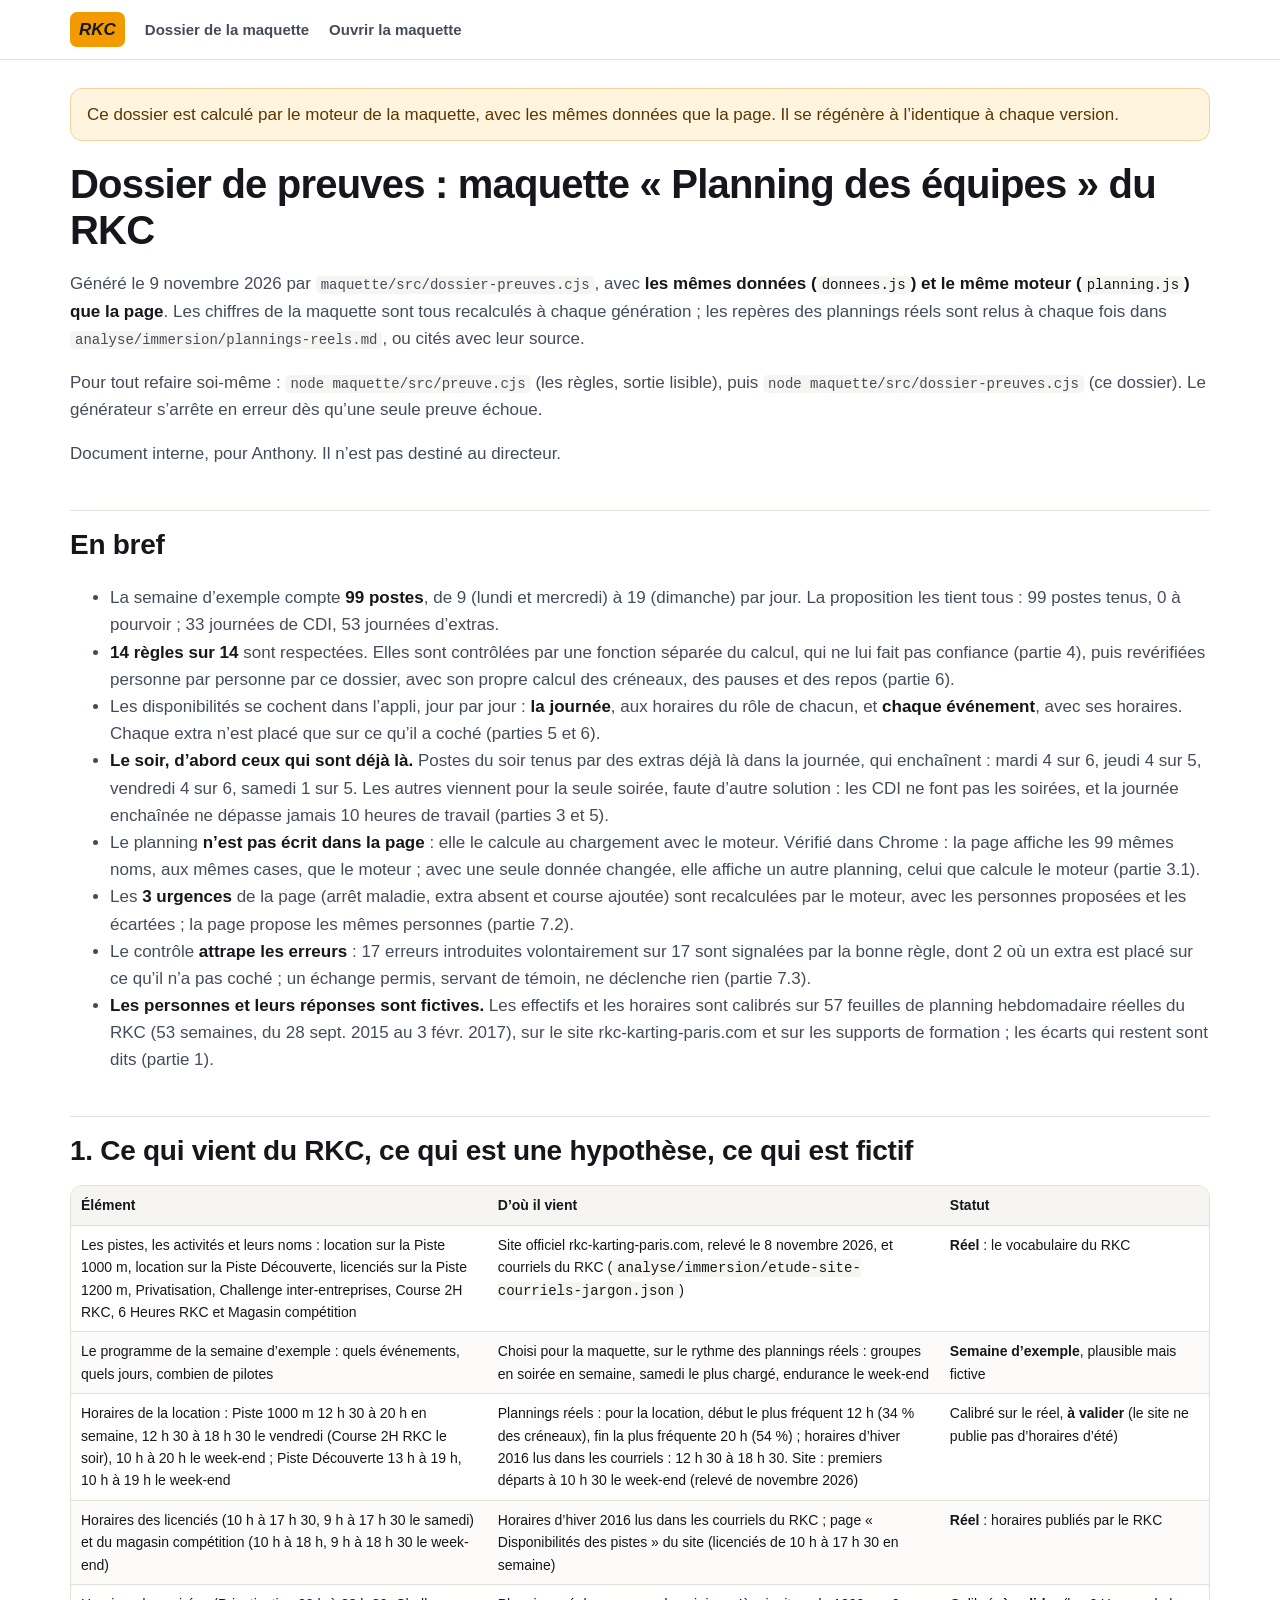
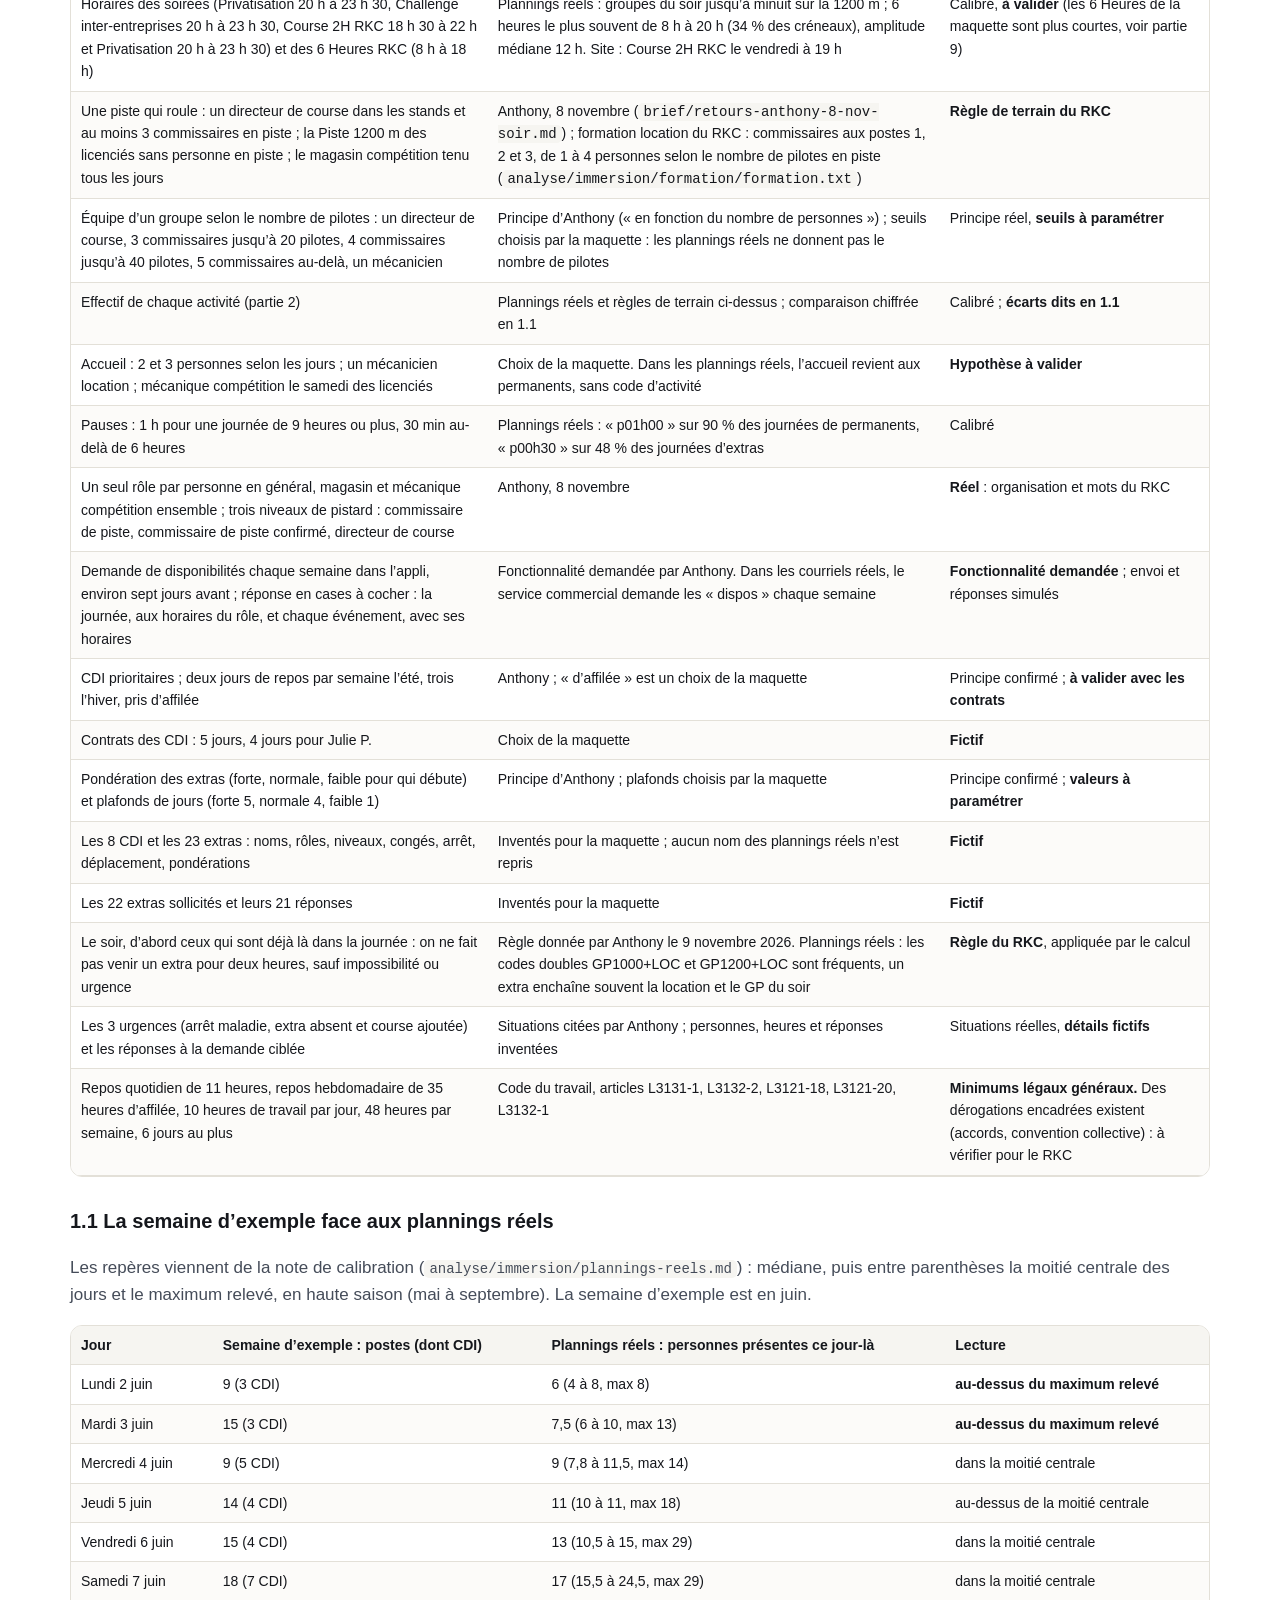
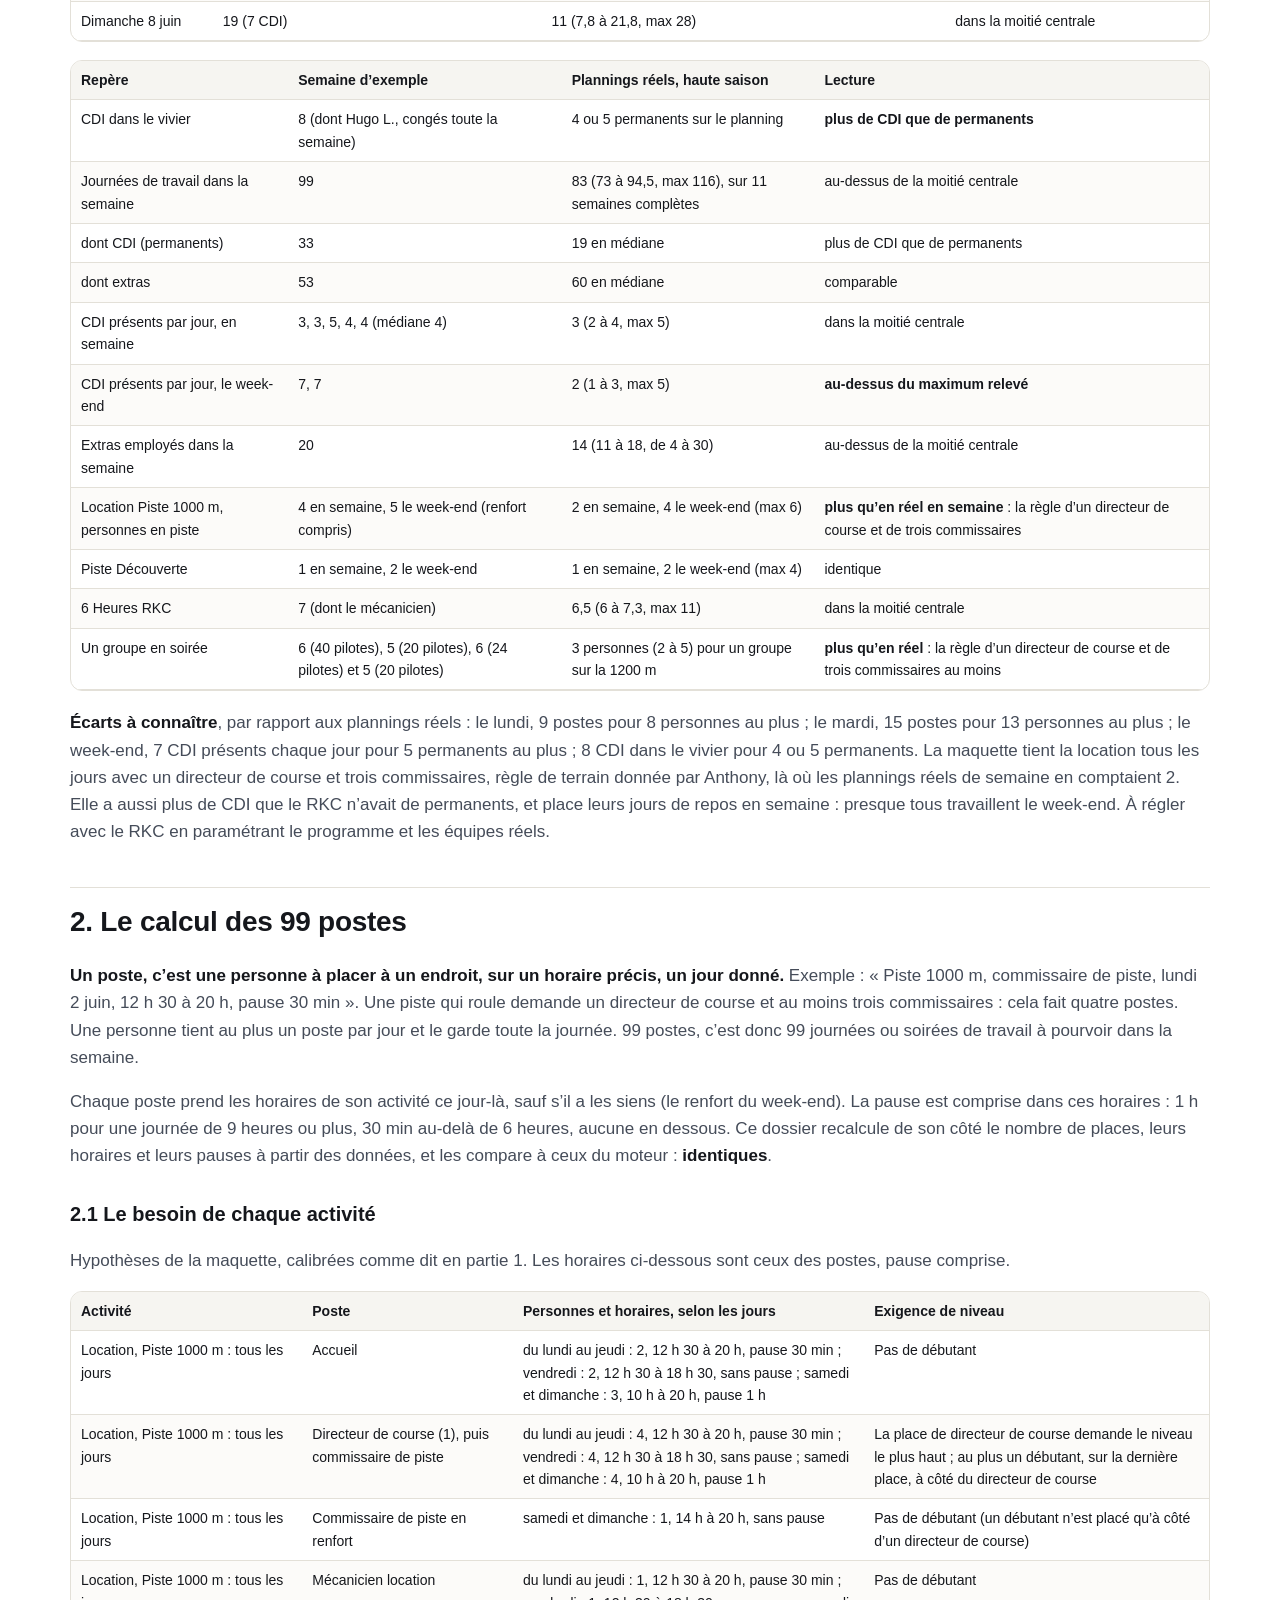
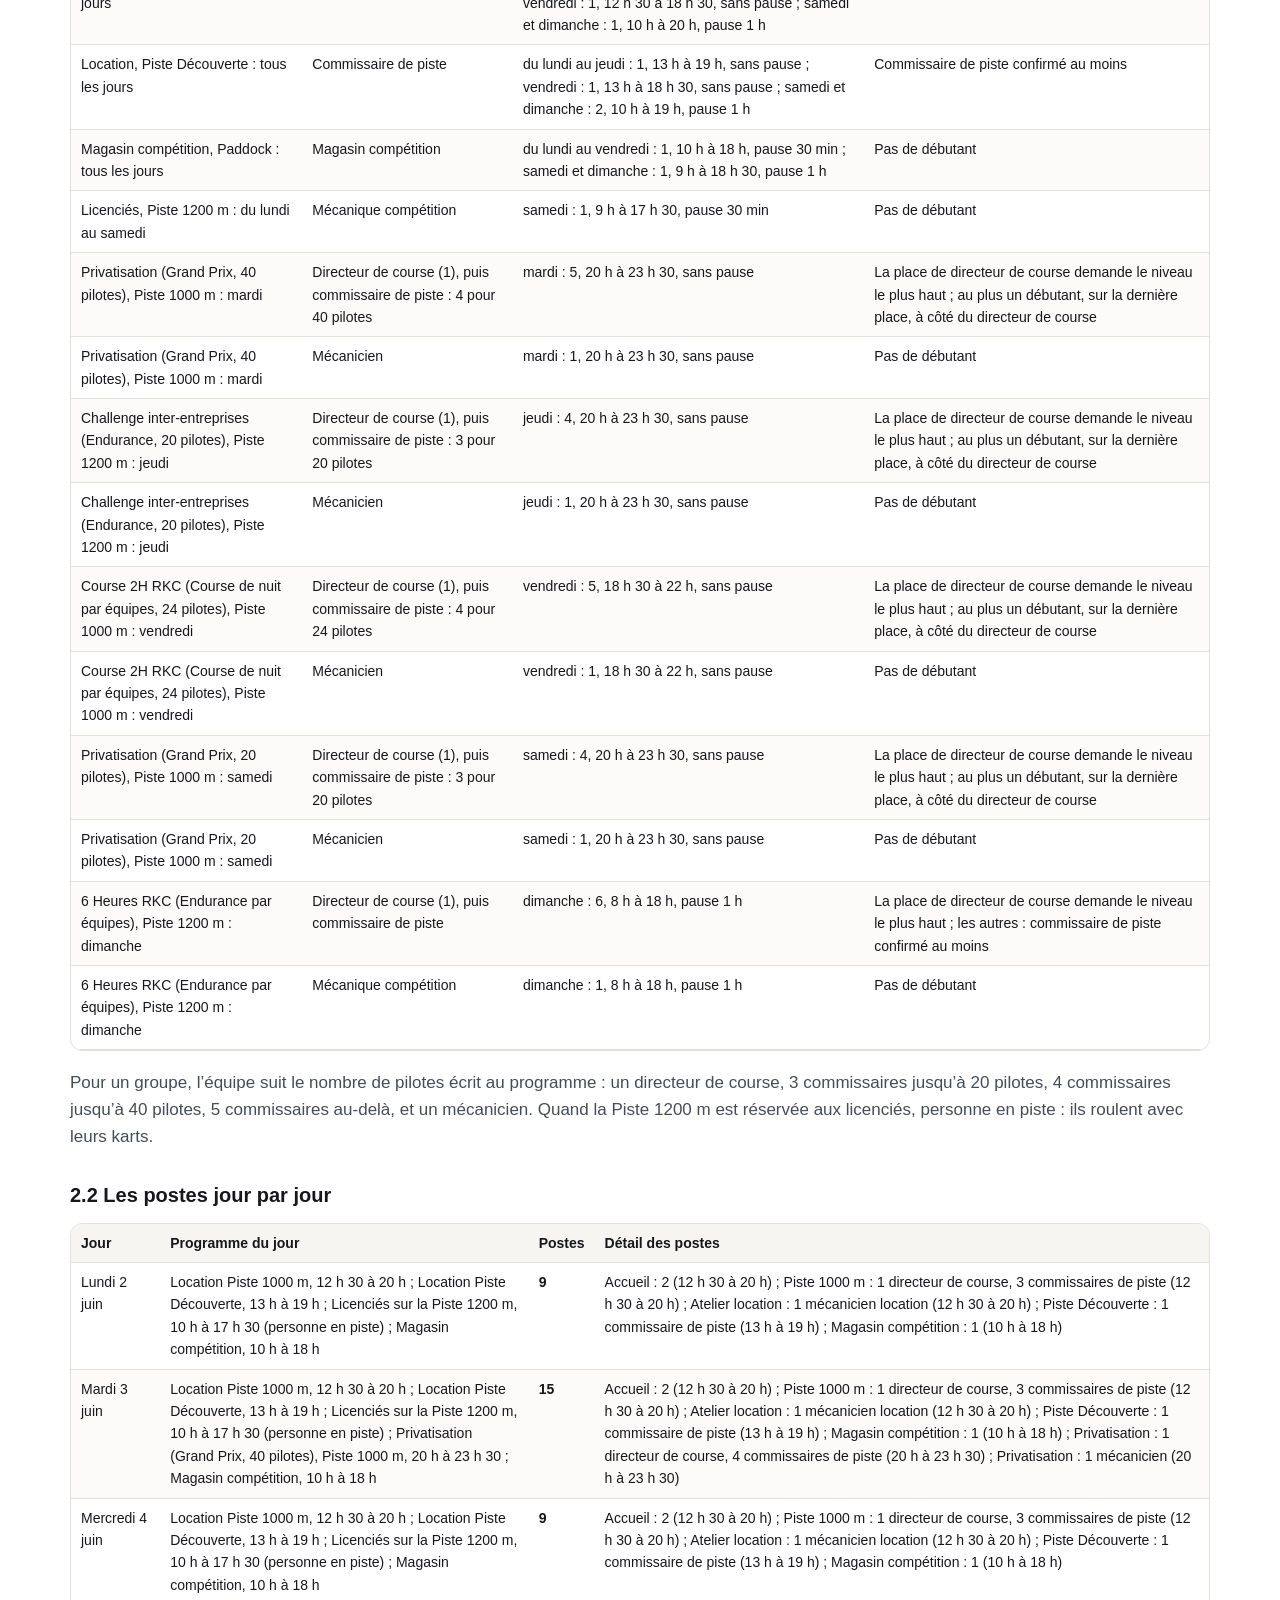
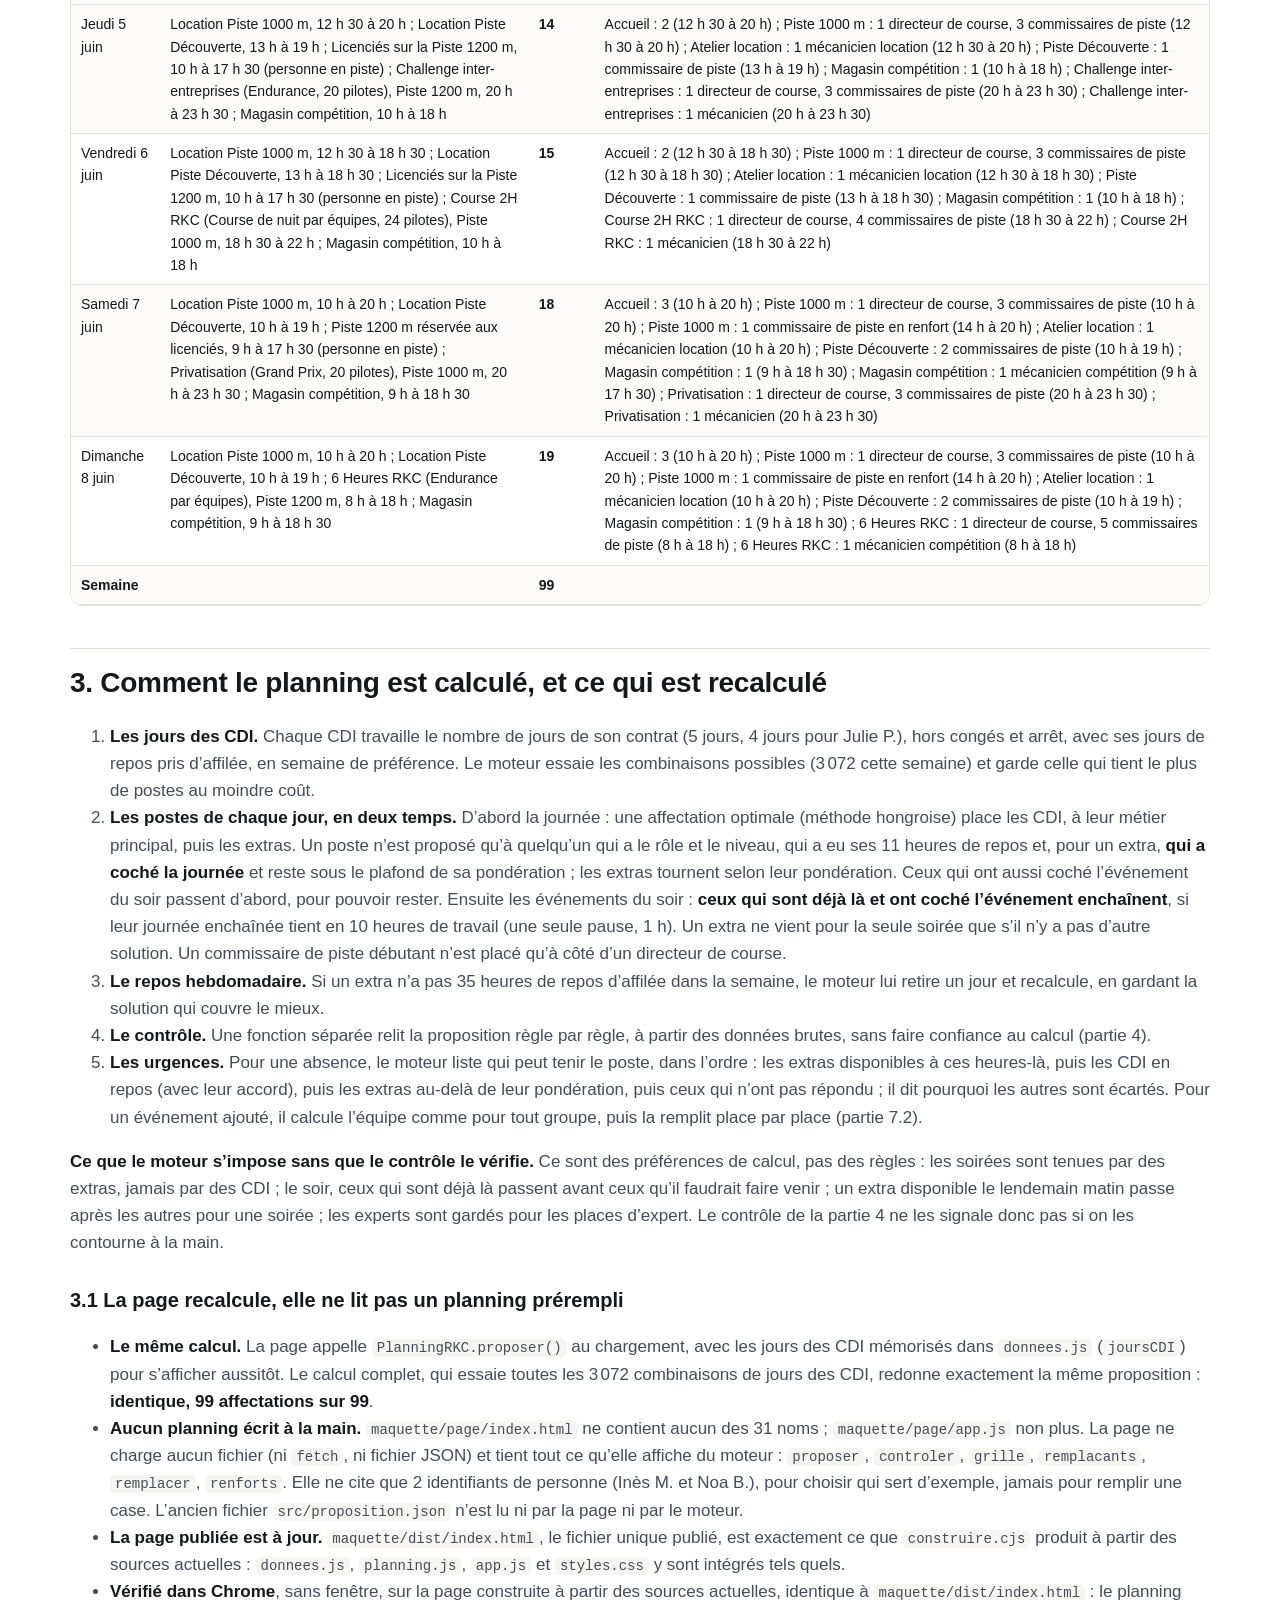
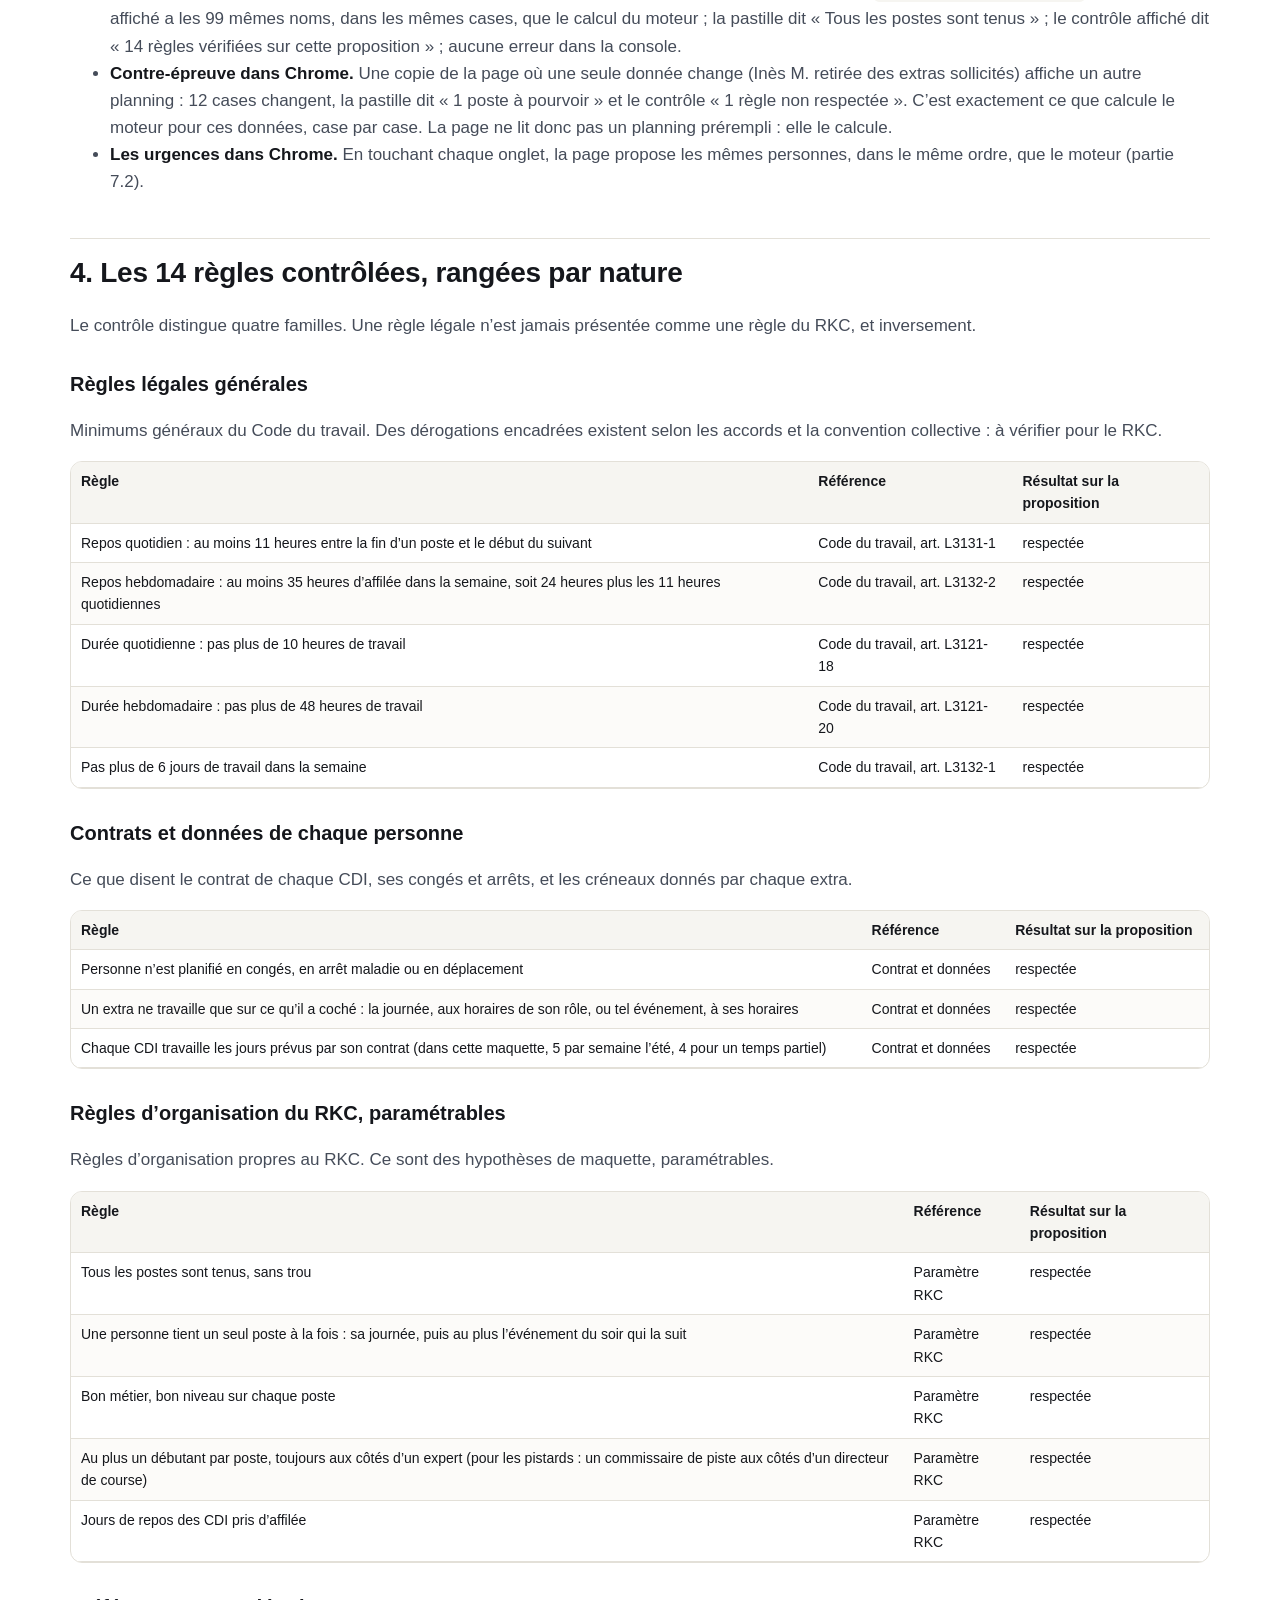
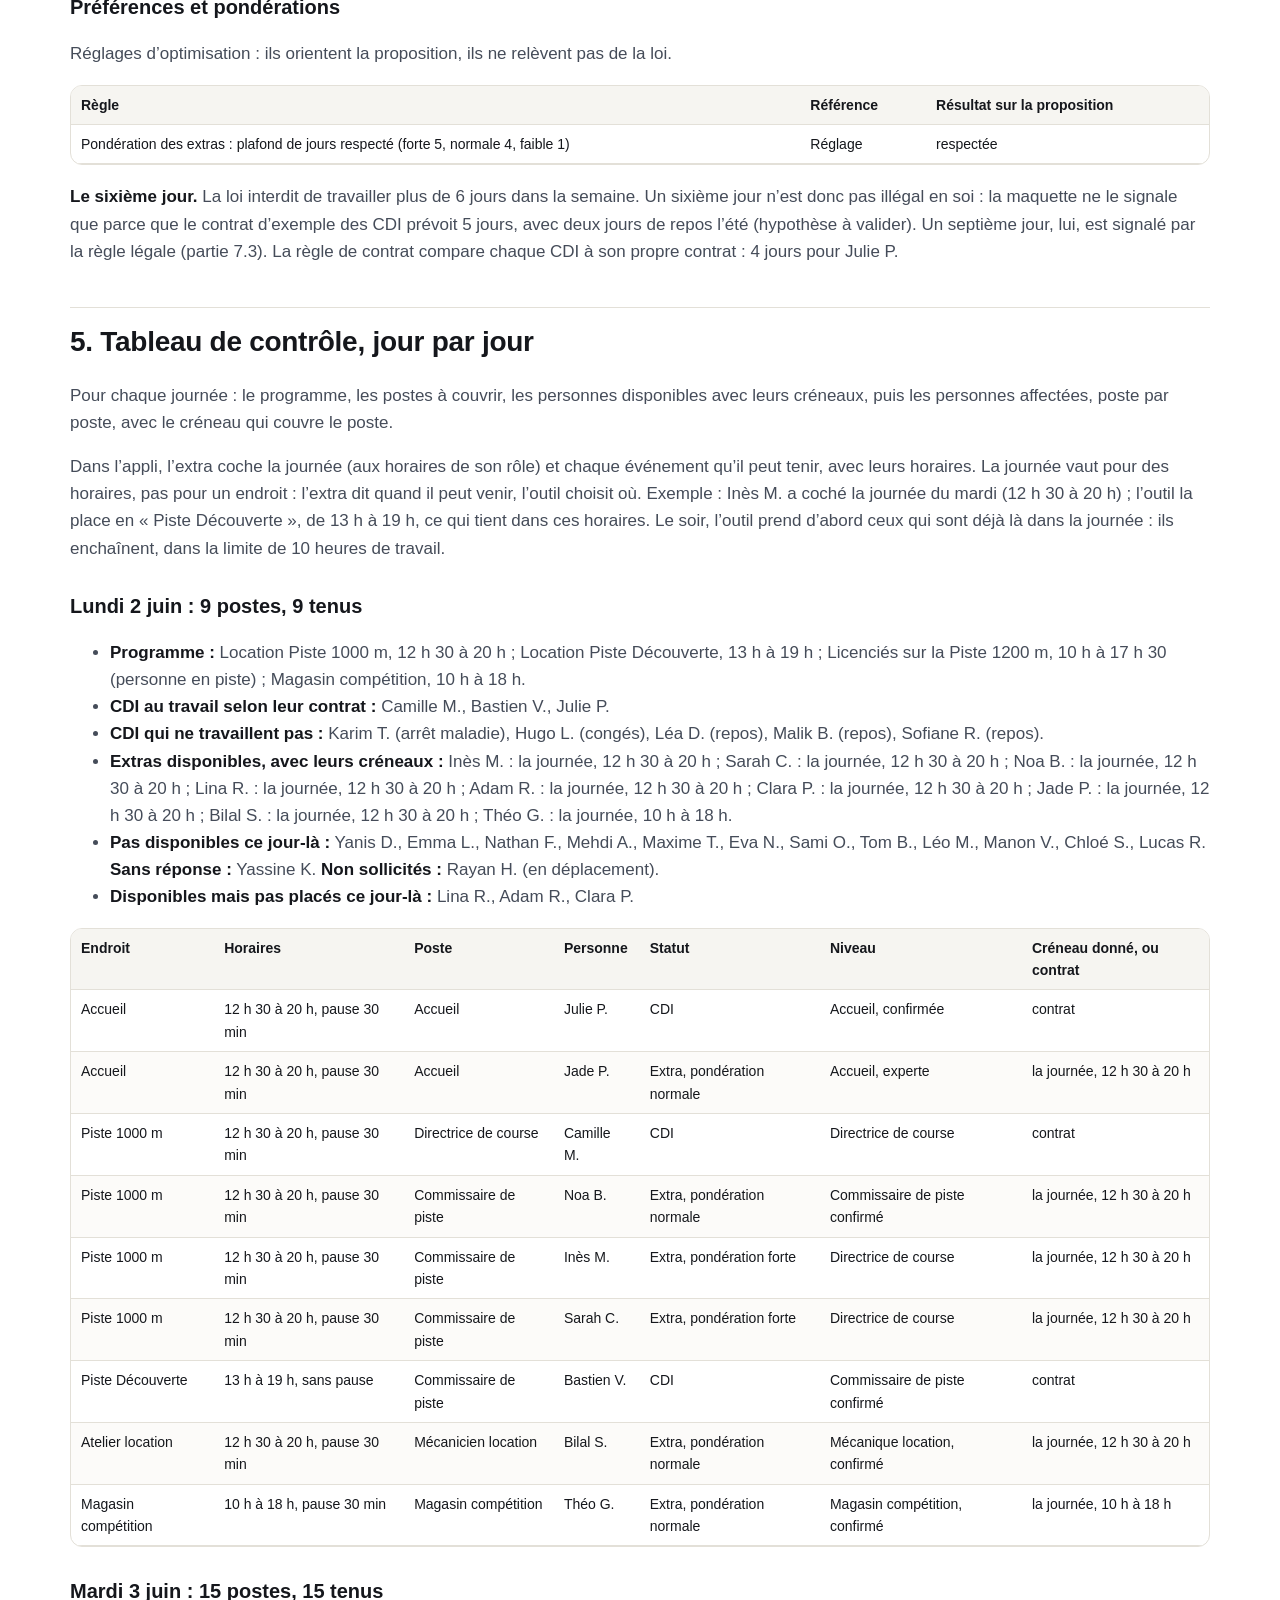
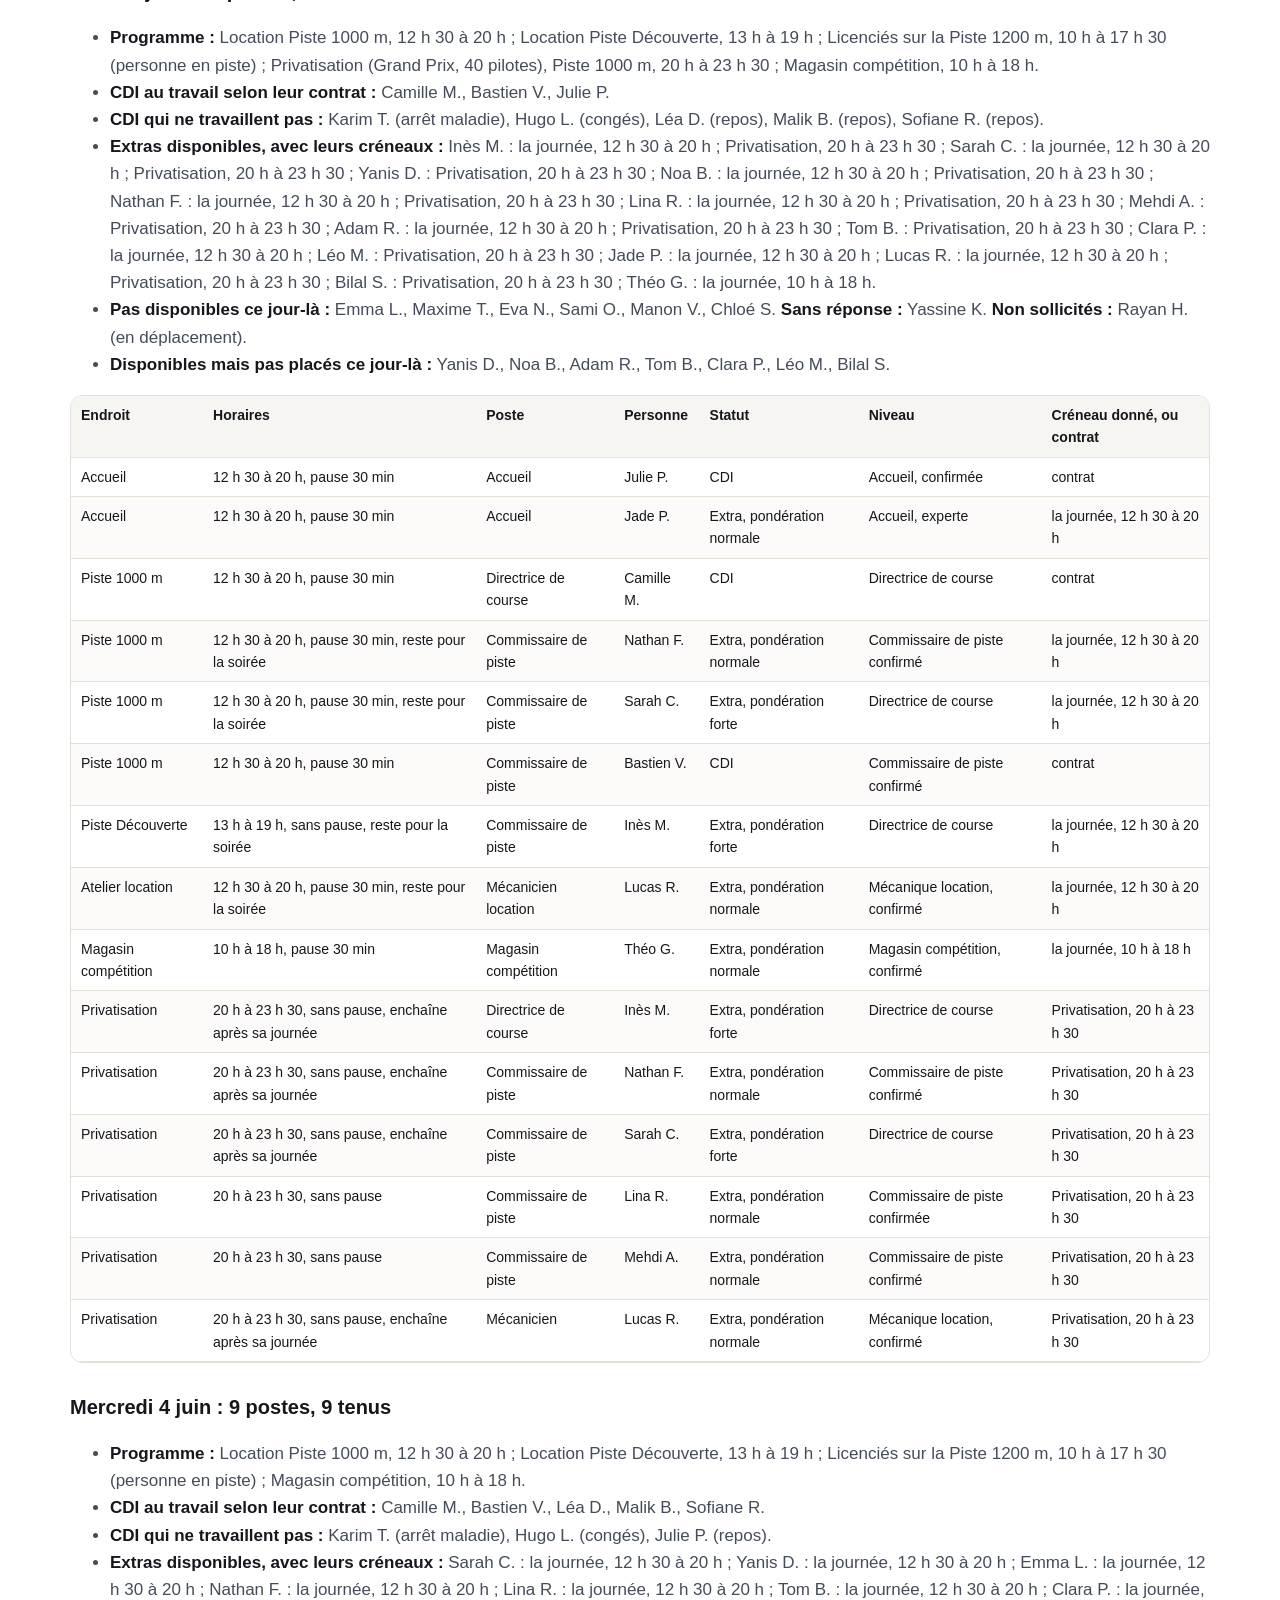
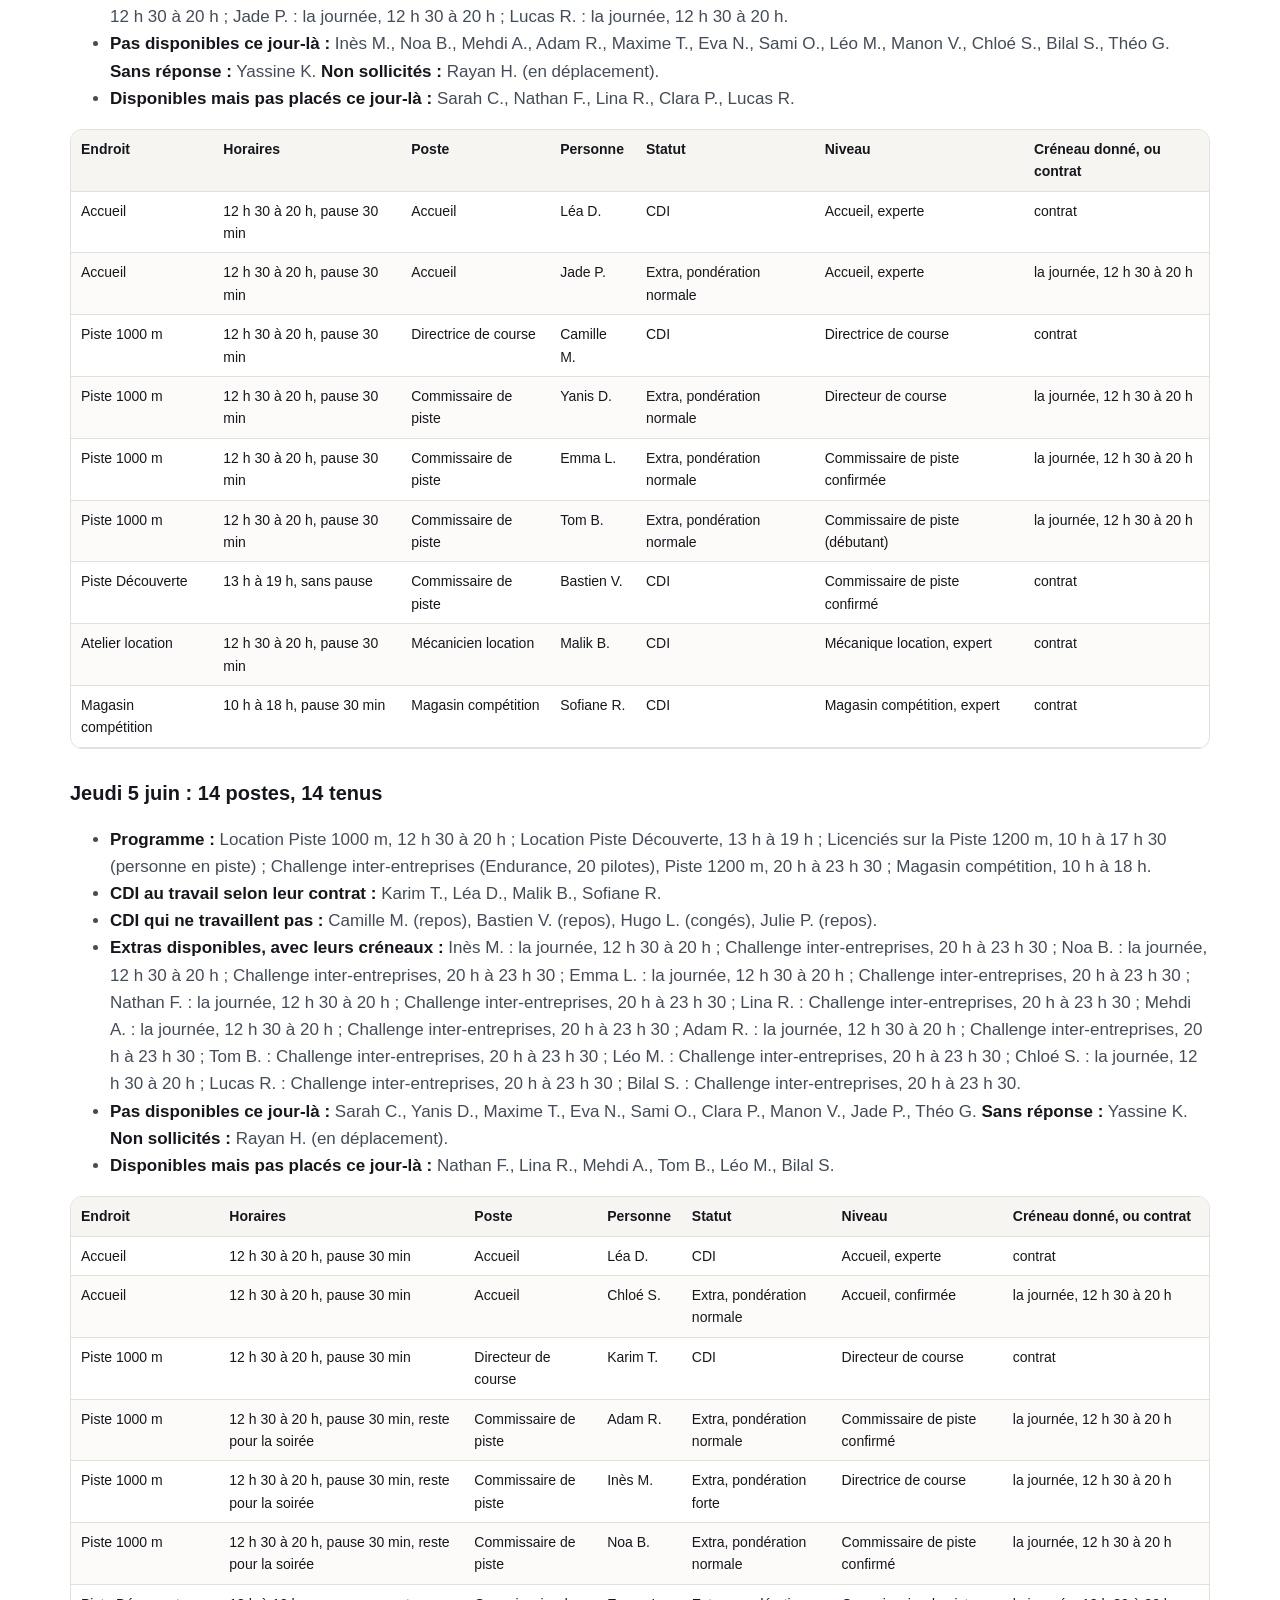
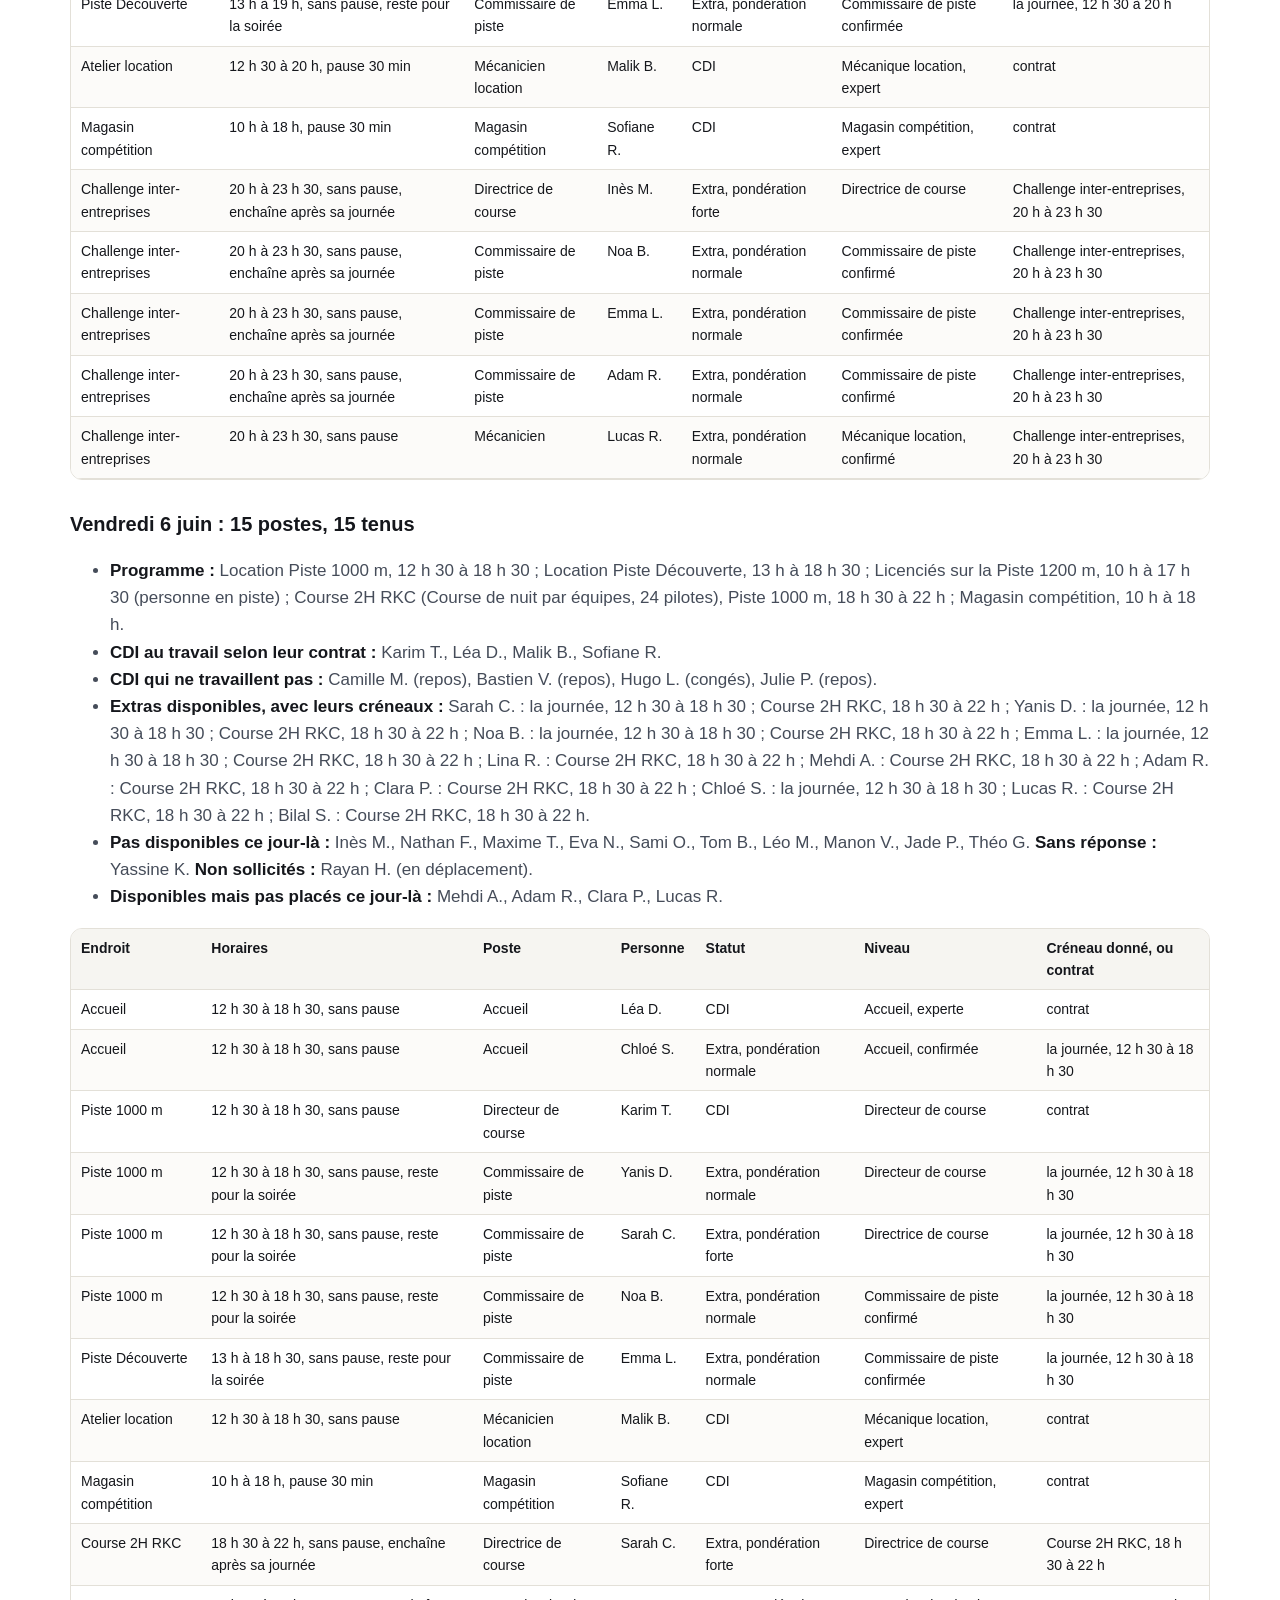
<file: preuves/dossier-de-preuves.html>
<!doctype html>
<html lang="fr"><head><meta charset="utf-8"><meta name="viewport" content="width=device-width, initial-scale=1">
<meta name="robots" content="noindex, nofollow"><title>Dossier de preuves · Dossier de la maquette RKC</title>
<link rel="icon" href="data:image/svg+xml,%3Csvg xmlns='http://www.w3.org/2000/svg' viewBox='0 0 64 64'%3E%3Crect width='64' height='64' rx='14' fill='%23ffa500'/%3E%3C/svg%3E">
<style>
:root { --encre:#15171c; --encre-2:#454c59; --encre-3:#646b78; --fond:#fff; --fond-2:#f6f5f1; --ligne:#e3e0d8; --orange:#f29a00; --orange-fonce:#a85a00; --vert:#1d7a4b; }
*{box-sizing:border-box} body{margin:0;background:var(--fond);color:var(--encre);font:17px/1.6 -apple-system,BlinkMacSystemFont,"Segoe UI",Roboto,Arial,sans-serif;-webkit-font-smoothing:antialiased}
header{border-bottom:1px solid var(--ligne);background:#fff;position:sticky;top:0;z-index:5}
header .in{max-width:1180px;margin:0 auto;padding:12px 20px;display:flex;gap:12px 20px;align-items:center;flex-wrap:wrap}
.logo{background:var(--orange);color:var(--encre);font-weight:900;font-style:italic;border-radius:7px;padding:4px 9px;text-decoration:none}
header a.lien{color:var(--encre-2);text-decoration:none;font-weight:600;font-size:15px} header a.lien:hover{color:var(--encre)}
main{max-width:1180px;margin:0 auto;padding:28px 20px 80px}
h1{font-size:clamp(28px,4vw,40px);line-height:1.15;letter-spacing:-.02em;margin:8px 0 16px}
h2{font-size:clamp(22px,3vw,28px);margin:42px 0 12px;letter-spacing:-.01em;padding-top:12px;border-top:1px solid var(--ligne)}
h3{font-size:20px;margin:28px 0 8px} h4{font-size:17px;margin:24px 0 6px}
p,li{color:var(--encre-2)} strong{color:var(--encre)} a{color:var(--orange-fonce)}
code{font:14px/1.4 ui-monospace,Menlo,monospace;background:var(--fond-2);padding:1px 5px;border-radius:5px;word-break:break-word}
.tableau{overflow-x:auto;margin:12px 0 18px;border:1px solid var(--ligne);border-radius:12px}
table{border-collapse:collapse;width:100%;font-size:14px;min-width:640px}
th,td{text-align:left;vertical-align:top;padding:8px 10px;border-bottom:1px solid var(--ligne)}
th{background:var(--fond-2);font-weight:700;color:var(--encre);position:sticky;top:0}
tr:nth-child(even) td{background:#fcfbf9}
blockquote{margin:12px 0;padding:10px 14px;border-left:4px solid var(--orange);background:var(--fond-2);border-radius:0 8px 8px 0;color:var(--encre-2)}
.correction{display:inline-block;margin-top:4px;color:var(--vert)}
.avertissement{background:#fff4dd;border:1px solid #f3d39a;border-radius:12px;padding:12px 16px;margin:0 0 20px;color:#5c3600}
.cartes{display:grid;grid-template-columns:repeat(auto-fill,minmax(260px,1fr));gap:14px;margin:14px 0}
.carte{display:block;border:1px solid var(--ligne);border-radius:14px;padding:16px;text-decoration:none;color:var(--encre);background:#fff}
.carte:hover{border-color:var(--encre)} .carte strong{display:block;font-size:18px;margin-bottom:4px} .carte span{color:var(--encre-2);font-size:15px}
.captures{display:grid;grid-template-columns:repeat(auto-fill,minmax(180px,1fr));gap:12px}
.captures a{display:block;border:1px solid var(--ligne);border-radius:10px;overflow:hidden;background:var(--fond-2);text-decoration:none;color:var(--encre-2);font-size:13px}
.captures img{display:block;width:100%;height:220px;object-fit:cover;object-position:top}
.captures span{display:block;padding:6px 8px}
footer{max-width:1180px;margin:0 auto;padding:20px;color:var(--encre-3);font-size:14px;border-top:1px solid var(--ligne)}
</style></head><body>
<header><div class="in"><a class="logo" href="./">RKC</a><a class="lien" href="./">Dossier de la maquette</a><a class="lien" href="./../?v=16">Ouvrir la maquette</a></div></header>
<main><p class="avertissement">Ce dossier est calculé par le moteur de la maquette, avec les mêmes données que la page. Il se régénère à l’identique à chaque version.</p><h1 id="dossier-de-preuves-maquette-planning-des-equipes-du-rkc">Dossier de preuves : maquette « Planning des équipes » du RKC</h1>
<p>Généré le 9 novembre 2026 par <code>maquette/src/dossier-preuves.cjs</code>, avec <strong>les mêmes données (<code>donnees.js</code>) et le même moteur (<code>planning.js</code>) que la page</strong>. Les chiffres de la maquette sont tous recalculés à chaque génération ; les repères des plannings réels sont relus à chaque fois dans <code>analyse/immersion/plannings-reels.md</code>, ou cités avec leur source.</p>
<p>Pour tout refaire soi-même : <code>node maquette/src/preuve.cjs</code> (les règles, sortie lisible), puis <code>node maquette/src/dossier-preuves.cjs</code> (ce dossier). Le générateur s’arrête en erreur dès qu’une seule preuve échoue.</p>
<p>Document interne, pour Anthony. Il n’est pas destiné au directeur.</p>
<h2 id="en-bref">En bref</h2>
<ul><li>La semaine d’exemple compte <strong>99 postes</strong>, de 9 (lundi et mercredi) à 19 (dimanche) par jour. La proposition les tient tous : 99 postes tenus, 0 à pourvoir ; 33 journées de CDI, 53 journées d’extras.</li><li><strong>14 règles sur 14</strong> sont respectées. Elles sont contrôlées par une fonction séparée du calcul, qui ne lui fait pas confiance (partie 4), puis revérifiées personne par personne par ce dossier, avec son propre calcul des créneaux, des pauses et des repos (partie 6).</li><li>Les disponibilités se cochent dans l’appli, jour par jour : <strong>la journée</strong>, aux horaires du rôle de chacun, et <strong>chaque événement</strong>, avec ses horaires. Chaque extra n’est placé que sur ce qu’il a coché (parties 5 et 6).</li><li><strong>Le soir, d’abord ceux qui sont déjà là.</strong> Postes du soir tenus par des extras déjà là dans la journée, qui enchaînent : mardi 4 sur 6, jeudi 4 sur 5, vendredi 4 sur 6, samedi 1 sur 5. Les autres viennent pour la seule soirée, faute d’autre solution : les CDI ne font pas les soirées, et la journée enchaînée ne dépasse jamais 10 heures de travail (parties 3 et 5).</li><li>Le planning <strong>n’est pas écrit dans la page</strong> : elle le calcule au chargement avec le moteur. Vérifié dans Chrome : la page affiche les 99 mêmes noms, aux mêmes cases, que le moteur ; avec une seule donnée changée, elle affiche un autre planning, celui que calcule le moteur (partie 3.1).</li><li>Les <strong>3 urgences</strong> de la page (arrêt maladie, extra absent et course ajoutée) sont recalculées par le moteur, avec les personnes proposées et les écartées ; la page propose les mêmes personnes (partie 7.2).</li><li>Le contrôle <strong>attrape les erreurs</strong> : 17 erreurs introduites volontairement sur 17 sont signalées par la bonne règle, dont 2 où un extra est placé sur ce qu’il n’a pas coché ; un échange permis, servant de témoin, ne déclenche rien (partie 7.3).</li><li><strong>Les personnes et leurs réponses sont fictives.</strong> Les effectifs et les horaires sont calibrés sur 57 feuilles de planning hebdomadaire réelles du RKC (53 semaines, du 28 sept. 2015 au 3 févr. 2017), sur le site rkc-karting-paris.com et sur les supports de formation ; les écarts qui restent sont dits (partie 1).</li></ul>
<h2 id="1-ce-qui-vient-du-rkc-ce-qui-est-une-hypothese-ce-qui-est-fictif">1. Ce qui vient du RKC, ce qui est une hypothèse, ce qui est fictif</h2>
<div class="tableau"><table><thead><tr><th>Élément</th><th>D’où il vient</th><th>Statut</th></tr></thead><tbody><tr><td>Les pistes, les activités et leurs noms : location sur la Piste 1000 m, location sur la Piste Découverte, licenciés sur la Piste 1200 m, Privatisation, Challenge inter-entreprises, Course 2H RKC, 6 Heures RKC et Magasin compétition</td><td>Site officiel rkc-karting-paris.com, relevé le 8 novembre 2026, et courriels du RKC (<code>analyse/immersion/etude-site-courriels-jargon.json</code>)</td><td><strong>Réel</strong> : le vocabulaire du RKC</td></tr><tr><td>Le programme de la semaine d’exemple : quels événements, quels jours, combien de pilotes</td><td>Choisi pour la maquette, sur le rythme des plannings réels : groupes en soirée en semaine, samedi le plus chargé, endurance le week-end</td><td><strong>Semaine d’exemple</strong>, plausible mais fictive</td></tr><tr><td>Horaires de la location : Piste 1000 m 12 h 30 à 20 h en semaine, 12 h 30 à 18 h 30 le vendredi (Course 2H RKC le soir), 10 h à 20 h le week-end ; Piste Découverte 13 h à 19 h, 10 h à 19 h le week-end</td><td>Plannings réels : pour la location, début le plus fréquent 12 h (34 % des créneaux), fin la plus fréquente 20 h (54 %) ; horaires d’hiver 2016 lus dans les courriels : 12 h 30 à 18 h 30. Site : premiers départs à 10 h 30 le week-end (relevé de novembre 2026)</td><td>Calibré sur le réel, <strong>à valider</strong> (le site ne publie pas d’horaires d’été)</td></tr><tr><td>Horaires des licenciés (10 h à 17 h 30, 9 h à 17 h 30 le samedi) et du magasin compétition (10 h à 18 h, 9 h à 18 h 30 le week-end)</td><td>Horaires d’hiver 2016 lus dans les courriels du RKC ; page « Disponibilités des pistes » du site (licenciés de 10 h à 17 h 30 en semaine)</td><td><strong>Réel</strong> : horaires publiés par le RKC</td></tr><tr><td>Horaires des soirées (Privatisation 20 h à 23 h 30, Challenge inter-entreprises 20 h à 23 h 30, Course 2H RKC 18 h 30 à 22 h et Privatisation 20 h à 23 h 30) et des 6 Heures RKC (8 h à 18 h)</td><td>Plannings réels : groupes du soir jusqu’à minuit sur la 1200 m ; 6 heures le plus souvent de 8 h à 20 h (34 % des créneaux), amplitude médiane 12 h. Site : Course 2H RKC le vendredi à 19 h</td><td>Calibré, <strong>à valider</strong> (les 6 Heures de la maquette sont plus courtes, voir partie 9)</td></tr><tr><td>Une piste qui roule : un directeur de course dans les stands et au moins 3 commissaires en piste ; la Piste 1200 m des licenciés sans personne en piste ; le magasin compétition tenu tous les jours</td><td>Anthony, 8 novembre (<code>brief/retours-anthony-8-nov-soir.md</code>) ; formation location du RKC : commissaires aux postes 1, 2 et 3, de 1 à 4 personnes selon le nombre de pilotes en piste (<code>analyse/immersion/formation/formation.txt</code>)</td><td><strong>Règle de terrain du RKC</strong></td></tr><tr><td>Équipe d’un groupe selon le nombre de pilotes : un directeur de course, 3 commissaires jusqu’à 20 pilotes, 4 commissaires jusqu’à 40 pilotes, 5 commissaires au-delà, un mécanicien</td><td>Principe d’Anthony (« en fonction du nombre de personnes ») ; seuils choisis par la maquette : les plannings réels ne donnent pas le nombre de pilotes</td><td>Principe réel, <strong>seuils à paramétrer</strong></td></tr><tr><td>Effectif de chaque activité (partie 2)</td><td>Plannings réels et règles de terrain ci-dessus ; comparaison chiffrée en 1.1</td><td>Calibré ; <strong>écarts dits en 1.1</strong></td></tr><tr><td>Accueil : 2 et 3 personnes selon les jours ; un mécanicien location ; mécanique compétition le samedi des licenciés</td><td>Choix de la maquette. Dans les plannings réels, l’accueil revient aux permanents, sans code d’activité</td><td><strong>Hypothèse à valider</strong></td></tr><tr><td>Pauses : 1 h pour une journée de 9 heures ou plus, 30 min au-delà de 6 heures</td><td>Plannings réels : « p01h00 » sur 90 % des journées de permanents, « p00h30 » sur 48 % des journées d’extras</td><td>Calibré</td></tr><tr><td>Un seul rôle par personne en général, magasin et mécanique compétition ensemble ; trois niveaux de pistard : commissaire de piste, commissaire de piste confirmé, directeur de course</td><td>Anthony, 8 novembre</td><td><strong>Réel</strong> : organisation et mots du RKC</td></tr><tr><td>Demande de disponibilités chaque semaine dans l’appli, environ sept jours avant ; réponse en cases à cocher : la journée, aux horaires du rôle, et chaque événement, avec ses horaires</td><td>Fonctionnalité demandée par Anthony. Dans les courriels réels, le service commercial demande les « dispos » chaque semaine</td><td><strong>Fonctionnalité demandée</strong> ; envoi et réponses simulés</td></tr><tr><td>CDI prioritaires ; deux jours de repos par semaine l’été, trois l’hiver, pris d’affilée</td><td>Anthony ; « d’affilée » est un choix de la maquette</td><td>Principe confirmé ; <strong>à valider avec les contrats</strong></td></tr><tr><td>Contrats des CDI : 5 jours, 4 jours pour Julie P.</td><td>Choix de la maquette</td><td><strong>Fictif</strong></td></tr><tr><td>Pondération des extras (forte, normale, faible pour qui débute) et plafonds de jours (forte 5, normale 4, faible 1)</td><td>Principe d’Anthony ; plafonds choisis par la maquette</td><td>Principe confirmé ; <strong>valeurs à paramétrer</strong></td></tr><tr><td>Les 8 CDI et les 23 extras : noms, rôles, niveaux, congés, arrêt, déplacement, pondérations</td><td>Inventés pour la maquette ; aucun nom des plannings réels n’est repris</td><td><strong>Fictif</strong></td></tr><tr><td>Les 22 extras sollicités et leurs 21 réponses</td><td>Inventés pour la maquette</td><td><strong>Fictif</strong></td></tr><tr><td>Le soir, d’abord ceux qui sont déjà là dans la journée : on ne fait pas venir un extra pour deux heures, sauf impossibilité ou urgence</td><td>Règle donnée par Anthony le 9 novembre 2026. Plannings réels : les codes doubles GP1000+LOC et GP1200+LOC sont fréquents, un extra enchaîne souvent la location et le GP du soir</td><td><strong>Règle du RKC</strong>, appliquée par le calcul</td></tr><tr><td>Les 3 urgences (arrêt maladie, extra absent et course ajoutée) et les réponses à la demande ciblée</td><td>Situations citées par Anthony ; personnes, heures et réponses inventées</td><td>Situations réelles, <strong>détails fictifs</strong></td></tr><tr><td>Repos quotidien de 11 heures, repos hebdomadaire de 35 heures d’affilée, 10 heures de travail par jour, 48 heures par semaine, 6 jours au plus</td><td>Code du travail, articles L3131-1, L3132-2, L3121-18, L3121-20, L3132-1</td><td><strong>Minimums légaux généraux.</strong> Des dérogations encadrées existent (accords, convention collective) : à vérifier pour le RKC</td></tr></tbody></table></div>
<h3 id="1-1-la-semaine-d-exemple-face-aux-plannings-reels">1.1 La semaine d’exemple face aux plannings réels</h3>
<p>Les repères viennent de la note de calibration (<code>analyse/immersion/plannings-reels.md</code>) : médiane, puis entre parenthèses la moitié centrale des jours et le maximum relevé, en haute saison (mai à septembre). La semaine d’exemple est en juin.</p>
<div class="tableau"><table><thead><tr><th>Jour</th><th>Semaine d’exemple : postes (dont CDI)</th><th>Plannings réels : personnes présentes ce jour-là</th><th>Lecture</th></tr></thead><tbody><tr><td>Lundi 2 juin</td><td>9 (3 CDI)</td><td>6 (4 à 8, max 8)</td><td><strong>au-dessus du maximum relevé</strong></td></tr><tr><td>Mardi 3 juin</td><td>15 (3 CDI)</td><td>7,5 (6 à 10, max 13)</td><td><strong>au-dessus du maximum relevé</strong></td></tr><tr><td>Mercredi 4 juin</td><td>9 (5 CDI)</td><td>9 (7,8 à 11,5, max 14)</td><td>dans la moitié centrale</td></tr><tr><td>Jeudi 5 juin</td><td>14 (4 CDI)</td><td>11 (10 à 11, max 18)</td><td>au-dessus de la moitié centrale</td></tr><tr><td>Vendredi 6 juin</td><td>15 (4 CDI)</td><td>13 (10,5 à 15, max 29)</td><td>dans la moitié centrale</td></tr><tr><td>Samedi 7 juin</td><td>18 (7 CDI)</td><td>17 (15,5 à 24,5, max 29)</td><td>dans la moitié centrale</td></tr><tr><td>Dimanche 8 juin</td><td>19 (7 CDI)</td><td>11 (7,8 à 21,8, max 28)</td><td>dans la moitié centrale</td></tr></tbody></table></div>
<div class="tableau"><table><thead><tr><th>Repère</th><th>Semaine d’exemple</th><th>Plannings réels, haute saison</th><th>Lecture</th></tr></thead><tbody><tr><td>CDI dans le vivier</td><td>8 (dont Hugo L., congés toute la semaine)</td><td>4 ou 5 permanents sur le planning</td><td><strong>plus de CDI que de permanents</strong></td></tr><tr><td>Journées de travail dans la semaine</td><td>99</td><td>83 (73 à 94,5, max 116), sur 11 semaines complètes</td><td>au-dessus de la moitié centrale</td></tr><tr><td>dont CDI (permanents)</td><td>33</td><td>19 en médiane</td><td>plus de CDI que de permanents</td></tr><tr><td>dont extras</td><td>53</td><td>60 en médiane</td><td>comparable</td></tr><tr><td>CDI présents par jour, en semaine</td><td>3, 3, 5, 4, 4 (médiane 4)</td><td>3 (2 à 4, max 5)</td><td>dans la moitié centrale</td></tr><tr><td>CDI présents par jour, le week-end</td><td>7, 7</td><td>2 (1 à 3, max 5)</td><td><strong>au-dessus du maximum relevé</strong></td></tr><tr><td>Extras employés dans la semaine</td><td>20</td><td>14 (11 à 18, de 4 à 30)</td><td>au-dessus de la moitié centrale</td></tr><tr><td>Location Piste 1000 m, personnes en piste</td><td>4 en semaine, 5 le week-end (renfort compris)</td><td>2 en semaine, 4 le week-end (max 6)</td><td><strong>plus qu’en réel en semaine</strong> : la règle d’un directeur de course et de trois commissaires</td></tr><tr><td>Piste Découverte</td><td>1 en semaine, 2 le week-end</td><td>1 en semaine, 2 le week-end (max 4)</td><td>identique</td></tr><tr><td>6 Heures RKC</td><td>7 (dont le mécanicien)</td><td>6,5 (6 à 7,3, max 11)</td><td>dans la moitié centrale</td></tr><tr><td>Un groupe en soirée</td><td>6 (40 pilotes), 5 (20 pilotes), 6 (24 pilotes) et 5 (20 pilotes)</td><td>3 personnes (2 à 5) pour un groupe sur la 1200 m</td><td><strong>plus qu’en réel</strong> : la règle d’un directeur de course et de trois commissaires au moins</td></tr></tbody></table></div>
<p><strong>Écarts à connaître</strong>, par rapport aux plannings réels : le lundi, 9 postes pour 8 personnes au plus ; le mardi, 15 postes pour 13 personnes au plus ; le week-end, 7 CDI présents chaque jour pour 5 permanents au plus ; 8 CDI dans le vivier pour 4 ou 5 permanents. La maquette tient la location tous les jours avec un directeur de course et trois commissaires, règle de terrain donnée par Anthony, là où les plannings réels de semaine en comptaient 2. Elle a aussi plus de CDI que le RKC n’avait de permanents, et place leurs jours de repos en semaine : presque tous travaillent le week-end. À régler avec le RKC en paramétrant le programme et les équipes réels.</p>
<h2 id="2-le-calcul-des-99-postes">2. Le calcul des 99 postes</h2>
<p><strong>Un poste, c’est une personne à placer à un endroit, sur un horaire précis, un jour donné.</strong> Exemple : « Piste 1000 m, commissaire de piste, lundi 2 juin, 12 h 30 à 20 h, pause 30 min ». Une piste qui roule demande un directeur de course et au moins trois commissaires : cela fait quatre postes. Une personne tient au plus un poste par jour et le garde toute la journée. 99 postes, c’est donc 99 journées ou soirées de travail à pourvoir dans la semaine.</p>
<p>Chaque poste prend les horaires de son activité ce jour-là, sauf s’il a les siens (le renfort du week-end). La pause est comprise dans ces horaires : 1 h pour une journée de 9 heures ou plus, 30 min au-delà de 6 heures, aucune en dessous. Ce dossier recalcule de son côté le nombre de places, leurs horaires et leurs pauses à partir des données, et les compare à ceux du moteur : <strong>identiques</strong>.</p>
<h3 id="2-1-le-besoin-de-chaque-activite">2.1 Le besoin de chaque activité</h3>
<p>Hypothèses de la maquette, calibrées comme dit en partie 1. Les horaires ci-dessous sont ceux des postes, pause comprise.</p>
<div class="tableau"><table><thead><tr><th>Activité</th><th>Poste</th><th>Personnes et horaires, selon les jours</th><th>Exigence de niveau</th></tr></thead><tbody><tr><td>Location, Piste 1000 m : tous les jours</td><td>Accueil</td><td>du lundi au jeudi : 2, 12 h 30 à 20 h, pause 30 min ; vendredi : 2, 12 h 30 à 18 h 30, sans pause ; samedi et dimanche : 3, 10 h à 20 h, pause 1 h</td><td>Pas de débutant</td></tr><tr><td>Location, Piste 1000 m : tous les jours</td><td>Directeur de course (1), puis commissaire de piste</td><td>du lundi au jeudi : 4, 12 h 30 à 20 h, pause 30 min ; vendredi : 4, 12 h 30 à 18 h 30, sans pause ; samedi et dimanche : 4, 10 h à 20 h, pause 1 h</td><td>La place de directeur de course demande le niveau le plus haut ; au plus un débutant, sur la dernière place, à côté du directeur de course</td></tr><tr><td>Location, Piste 1000 m : tous les jours</td><td>Commissaire de piste en renfort</td><td>samedi et dimanche : 1, 14 h à 20 h, sans pause</td><td>Pas de débutant (un débutant n’est placé qu’à côté d’un directeur de course)</td></tr><tr><td>Location, Piste 1000 m : tous les jours</td><td>Mécanicien location</td><td>du lundi au jeudi : 1, 12 h 30 à 20 h, pause 30 min ; vendredi : 1, 12 h 30 à 18 h 30, sans pause ; samedi et dimanche : 1, 10 h à 20 h, pause 1 h</td><td>Pas de débutant</td></tr><tr><td>Location, Piste Découverte : tous les jours</td><td>Commissaire de piste</td><td>du lundi au jeudi : 1, 13 h à 19 h, sans pause ; vendredi : 1, 13 h à 18 h 30, sans pause ; samedi et dimanche : 2, 10 h à 19 h, pause 1 h</td><td>Commissaire de piste confirmé au moins</td></tr><tr><td>Magasin compétition, Paddock : tous les jours</td><td>Magasin compétition</td><td>du lundi au vendredi : 1, 10 h à 18 h, pause 30 min ; samedi et dimanche : 1, 9 h à 18 h 30, pause 1 h</td><td>Pas de débutant</td></tr><tr><td>Licenciés, Piste 1200 m : du lundi au samedi</td><td>Mécanique compétition</td><td>samedi : 1, 9 h à 17 h 30, pause 30 min</td><td>Pas de débutant</td></tr><tr><td>Privatisation (Grand Prix, 40 pilotes), Piste 1000 m : mardi</td><td>Directeur de course (1), puis commissaire de piste : 4 pour 40 pilotes</td><td>mardi : 5, 20 h à 23 h 30, sans pause</td><td>La place de directeur de course demande le niveau le plus haut ; au plus un débutant, sur la dernière place, à côté du directeur de course</td></tr><tr><td>Privatisation (Grand Prix, 40 pilotes), Piste 1000 m : mardi</td><td>Mécanicien</td><td>mardi : 1, 20 h à 23 h 30, sans pause</td><td>Pas de débutant</td></tr><tr><td>Challenge inter-entreprises (Endurance, 20 pilotes), Piste 1200 m : jeudi</td><td>Directeur de course (1), puis commissaire de piste : 3 pour 20 pilotes</td><td>jeudi : 4, 20 h à 23 h 30, sans pause</td><td>La place de directeur de course demande le niveau le plus haut ; au plus un débutant, sur la dernière place, à côté du directeur de course</td></tr><tr><td>Challenge inter-entreprises (Endurance, 20 pilotes), Piste 1200 m : jeudi</td><td>Mécanicien</td><td>jeudi : 1, 20 h à 23 h 30, sans pause</td><td>Pas de débutant</td></tr><tr><td>Course 2H RKC (Course de nuit par équipes, 24 pilotes), Piste 1000 m : vendredi</td><td>Directeur de course (1), puis commissaire de piste : 4 pour 24 pilotes</td><td>vendredi : 5, 18 h 30 à 22 h, sans pause</td><td>La place de directeur de course demande le niveau le plus haut ; au plus un débutant, sur la dernière place, à côté du directeur de course</td></tr><tr><td>Course 2H RKC (Course de nuit par équipes, 24 pilotes), Piste 1000 m : vendredi</td><td>Mécanicien</td><td>vendredi : 1, 18 h 30 à 22 h, sans pause</td><td>Pas de débutant</td></tr><tr><td>Privatisation (Grand Prix, 20 pilotes), Piste 1000 m : samedi</td><td>Directeur de course (1), puis commissaire de piste : 3 pour 20 pilotes</td><td>samedi : 4, 20 h à 23 h 30, sans pause</td><td>La place de directeur de course demande le niveau le plus haut ; au plus un débutant, sur la dernière place, à côté du directeur de course</td></tr><tr><td>Privatisation (Grand Prix, 20 pilotes), Piste 1000 m : samedi</td><td>Mécanicien</td><td>samedi : 1, 20 h à 23 h 30, sans pause</td><td>Pas de débutant</td></tr><tr><td>6 Heures RKC (Endurance par équipes), Piste 1200 m : dimanche</td><td>Directeur de course (1), puis commissaire de piste</td><td>dimanche : 6, 8 h à 18 h, pause 1 h</td><td>La place de directeur de course demande le niveau le plus haut ; les autres : commissaire de piste confirmé au moins</td></tr><tr><td>6 Heures RKC (Endurance par équipes), Piste 1200 m : dimanche</td><td>Mécanique compétition</td><td>dimanche : 1, 8 h à 18 h, pause 1 h</td><td>Pas de débutant</td></tr></tbody></table></div>
<p>Pour un groupe, l’équipe suit le nombre de pilotes écrit au programme : un directeur de course, 3 commissaires jusqu’à 20 pilotes, 4 commissaires jusqu’à 40 pilotes, 5 commissaires au-delà, et un mécanicien. Quand la Piste 1200 m est réservée aux licenciés, personne en piste : ils roulent avec leurs karts.</p>
<h3 id="2-2-les-postes-jour-par-jour">2.2 Les postes jour par jour</h3>
<div class="tableau"><table><thead><tr><th>Jour</th><th>Programme du jour</th><th>Postes</th><th>Détail des postes</th></tr></thead><tbody><tr><td>Lundi 2 juin</td><td>Location Piste 1000 m, 12 h 30 à 20 h ; Location Piste Découverte, 13 h à 19 h ; Licenciés sur la Piste 1200 m, 10 h à 17 h 30 (personne en piste) ; Magasin compétition, 10 h à 18 h</td><td><strong>9</strong></td><td>Accueil : 2 (12 h 30 à 20 h) ; Piste 1000 m : 1 directeur de course, 3 commissaires de piste (12 h 30 à 20 h) ; Atelier location : 1 mécanicien location (12 h 30 à 20 h) ; Piste Découverte : 1 commissaire de piste (13 h à 19 h) ; Magasin compétition : 1 (10 h à 18 h)</td></tr><tr><td>Mardi 3 juin</td><td>Location Piste 1000 m, 12 h 30 à 20 h ; Location Piste Découverte, 13 h à 19 h ; Licenciés sur la Piste 1200 m, 10 h à 17 h 30 (personne en piste) ; Privatisation (Grand Prix, 40 pilotes), Piste 1000 m, 20 h à 23 h 30 ; Magasin compétition, 10 h à 18 h</td><td><strong>15</strong></td><td>Accueil : 2 (12 h 30 à 20 h) ; Piste 1000 m : 1 directeur de course, 3 commissaires de piste (12 h 30 à 20 h) ; Atelier location : 1 mécanicien location (12 h 30 à 20 h) ; Piste Découverte : 1 commissaire de piste (13 h à 19 h) ; Magasin compétition : 1 (10 h à 18 h) ; Privatisation : 1 directeur de course, 4 commissaires de piste (20 h à 23 h 30) ; Privatisation : 1 mécanicien (20 h à 23 h 30)</td></tr><tr><td>Mercredi 4 juin</td><td>Location Piste 1000 m, 12 h 30 à 20 h ; Location Piste Découverte, 13 h à 19 h ; Licenciés sur la Piste 1200 m, 10 h à 17 h 30 (personne en piste) ; Magasin compétition, 10 h à 18 h</td><td><strong>9</strong></td><td>Accueil : 2 (12 h 30 à 20 h) ; Piste 1000 m : 1 directeur de course, 3 commissaires de piste (12 h 30 à 20 h) ; Atelier location : 1 mécanicien location (12 h 30 à 20 h) ; Piste Découverte : 1 commissaire de piste (13 h à 19 h) ; Magasin compétition : 1 (10 h à 18 h)</td></tr><tr><td>Jeudi 5 juin</td><td>Location Piste 1000 m, 12 h 30 à 20 h ; Location Piste Découverte, 13 h à 19 h ; Licenciés sur la Piste 1200 m, 10 h à 17 h 30 (personne en piste) ; Challenge inter-entreprises (Endurance, 20 pilotes), Piste 1200 m, 20 h à 23 h 30 ; Magasin compétition, 10 h à 18 h</td><td><strong>14</strong></td><td>Accueil : 2 (12 h 30 à 20 h) ; Piste 1000 m : 1 directeur de course, 3 commissaires de piste (12 h 30 à 20 h) ; Atelier location : 1 mécanicien location (12 h 30 à 20 h) ; Piste Découverte : 1 commissaire de piste (13 h à 19 h) ; Magasin compétition : 1 (10 h à 18 h) ; Challenge inter-entreprises : 1 directeur de course, 3 commissaires de piste (20 h à 23 h 30) ; Challenge inter-entreprises : 1 mécanicien (20 h à 23 h 30)</td></tr><tr><td>Vendredi 6 juin</td><td>Location Piste 1000 m, 12 h 30 à 18 h 30 ; Location Piste Découverte, 13 h à 18 h 30 ; Licenciés sur la Piste 1200 m, 10 h à 17 h 30 (personne en piste) ; Course 2H RKC (Course de nuit par équipes, 24 pilotes), Piste 1000 m, 18 h 30 à 22 h ; Magasin compétition, 10 h à 18 h</td><td><strong>15</strong></td><td>Accueil : 2 (12 h 30 à 18 h 30) ; Piste 1000 m : 1 directeur de course, 3 commissaires de piste (12 h 30 à 18 h 30) ; Atelier location : 1 mécanicien location (12 h 30 à 18 h 30) ; Piste Découverte : 1 commissaire de piste (13 h à 18 h 30) ; Magasin compétition : 1 (10 h à 18 h) ; Course 2H RKC : 1 directeur de course, 4 commissaires de piste (18 h 30 à 22 h) ; Course 2H RKC : 1 mécanicien (18 h 30 à 22 h)</td></tr><tr><td>Samedi 7 juin</td><td>Location Piste 1000 m, 10 h à 20 h ; Location Piste Découverte, 10 h à 19 h ; Piste 1200 m réservée aux licenciés, 9 h à 17 h 30 (personne en piste) ; Privatisation (Grand Prix, 20 pilotes), Piste 1000 m, 20 h à 23 h 30 ; Magasin compétition, 9 h à 18 h 30</td><td><strong>18</strong></td><td>Accueil : 3 (10 h à 20 h) ; Piste 1000 m : 1 directeur de course, 3 commissaires de piste (10 h à 20 h) ; Piste 1000 m : 1 commissaire de piste en renfort (14 h à 20 h) ; Atelier location : 1 mécanicien location (10 h à 20 h) ; Piste Découverte : 2 commissaires de piste (10 h à 19 h) ; Magasin compétition : 1 (9 h à 18 h 30) ; Magasin compétition : 1 mécanicien compétition (9 h à 17 h 30) ; Privatisation : 1 directeur de course, 3 commissaires de piste (20 h à 23 h 30) ; Privatisation : 1 mécanicien (20 h à 23 h 30)</td></tr><tr><td>Dimanche 8 juin</td><td>Location Piste 1000 m, 10 h à 20 h ; Location Piste Découverte, 10 h à 19 h ; 6 Heures RKC (Endurance par équipes), Piste 1200 m, 8 h à 18 h ; Magasin compétition, 9 h à 18 h 30</td><td><strong>19</strong></td><td>Accueil : 3 (10 h à 20 h) ; Piste 1000 m : 1 directeur de course, 3 commissaires de piste (10 h à 20 h) ; Piste 1000 m : 1 commissaire de piste en renfort (14 h à 20 h) ; Atelier location : 1 mécanicien location (10 h à 20 h) ; Piste Découverte : 2 commissaires de piste (10 h à 19 h) ; Magasin compétition : 1 (9 h à 18 h 30) ; 6 Heures RKC : 1 directeur de course, 5 commissaires de piste (8 h à 18 h) ; 6 Heures RKC : 1 mécanicien compétition (8 h à 18 h)</td></tr><tr><td><strong>Semaine</strong></td><td></td><td><strong>99</strong></td><td></td></tr></tbody></table></div>
<h2 id="3-comment-le-planning-est-calcule-et-ce-qui-est-recalcule">3. Comment le planning est calculé, et ce qui est recalculé</h2>
<ol><li><strong>Les jours des CDI.</strong> Chaque CDI travaille le nombre de jours de son contrat (5 jours, 4 jours pour Julie P.), hors congés et arrêt, avec ses jours de repos pris d’affilée, en semaine de préférence. Le moteur essaie les combinaisons possibles (3 072 cette semaine) et garde celle qui tient le plus de postes au moindre coût.</li><li><strong>Les postes de chaque jour, en deux temps.</strong> D’abord la journée : une affectation optimale (méthode hongroise) place les CDI, à leur métier principal, puis les extras. Un poste n’est proposé qu’à quelqu’un qui a le rôle et le niveau, qui a eu ses 11 heures de repos et, pour un extra, <strong>qui a coché la journée</strong> et reste sous le plafond de sa pondération ; les extras tournent selon leur pondération. Ceux qui ont aussi coché l’événement du soir passent d’abord, pour pouvoir rester. Ensuite les événements du soir : <strong>ceux qui sont déjà là et ont coché l’événement enchaînent</strong>, si leur journée enchaînée tient en 10 heures de travail (une seule pause, 1 h). Un extra ne vient pour la seule soirée que s’il n’y a pas d’autre solution. Un commissaire de piste débutant n’est placé qu’à côté d’un directeur de course.</li><li><strong>Le repos hebdomadaire.</strong> Si un extra n’a pas 35 heures de repos d’affilée dans la semaine, le moteur lui retire un jour et recalcule, en gardant la solution qui couvre le mieux.</li><li><strong>Le contrôle.</strong> Une fonction séparée relit la proposition règle par règle, à partir des données brutes, sans faire confiance au calcul (partie 4).</li><li><strong>Les urgences.</strong> Pour une absence, le moteur liste qui peut tenir le poste, dans l’ordre : les extras disponibles à ces heures-là, puis les CDI en repos (avec leur accord), puis les extras au-delà de leur pondération, puis ceux qui n’ont pas répondu ; il dit pourquoi les autres sont écartés. Pour un événement ajouté, il calcule l’équipe comme pour tout groupe, puis la remplit place par place (partie 7.2).</li></ol>
<p><strong>Ce que le moteur s’impose sans que le contrôle le vérifie.</strong> Ce sont des préférences de calcul, pas des règles : les soirées sont tenues par des extras, jamais par des CDI ; le soir, ceux qui sont déjà là passent avant ceux qu’il faudrait faire venir ; un extra disponible le lendemain matin passe après les autres pour une soirée ; les experts sont gardés pour les places d’expert. Le contrôle de la partie 4 ne les signale donc pas si on les contourne à la main.</p>
<h3 id="3-1-la-page-recalcule-elle-ne-lit-pas-un-planning-prerempli">3.1 La page recalcule, elle ne lit pas un planning prérempli</h3>
<ul><li><strong>Le même calcul.</strong> La page appelle <code>PlanningRKC.proposer()</code> au chargement, avec les jours des CDI mémorisés dans <code>donnees.js</code> (<code>joursCDI</code>) pour s’afficher aussitôt. Le calcul complet, qui essaie toutes les 3 072 combinaisons de jours des CDI, redonne exactement la même proposition : <strong>identique, 99 affectations sur 99</strong>.</li><li><strong>Aucun planning écrit à la main.</strong> <code>maquette/page/index.html</code> ne contient aucun des 31 noms ; <code>maquette/page/app.js</code> non plus. La page ne charge aucun fichier (ni <code>fetch</code>, ni fichier JSON) et tient tout ce qu’elle affiche du moteur : <code>proposer</code>, <code>controler</code>, <code>grille</code>, <code>remplacants</code>, <code>remplacer</code>, <code>renforts</code>. Elle ne cite que 2 identifiants de personne (Inès M. et Noa B.), pour choisir qui sert d’exemple, jamais pour remplir une case. L’ancien fichier <code>src/proposition.json</code> n’est lu ni par la page ni par le moteur.</li><li><strong>La page publiée est à jour.</strong> <code>maquette/dist/index.html</code>, le fichier unique publié, est exactement ce que <code>construire.cjs</code> produit à partir des sources actuelles : <code>donnees.js</code>, <code>planning.js</code>, <code>app.js</code> et <code>styles.css</code> y sont intégrés tels quels.</li><li><strong>Vérifié dans Chrome</strong>, sans fenêtre, sur la page construite à partir des sources actuelles, identique à <code>maquette/dist/index.html</code> : le planning affiché a les 99 mêmes noms, dans les mêmes cases, que le calcul du moteur ; la pastille dit « Tous les postes sont tenus » ; le contrôle affiché dit « 14 règles vérifiées sur cette proposition » ; aucune erreur dans la console.</li><li><strong>Contre-épreuve dans Chrome.</strong> Une copie de la page où une seule donnée change (Inès M. retirée des extras sollicités) affiche un autre planning : 12 cases changent, la pastille dit « 1 poste à pourvoir » et le contrôle « 1 règle non respectée ». C’est exactement ce que calcule le moteur pour ces données, case par case. La page ne lit donc pas un planning prérempli : elle le calcule.</li><li><strong>Les urgences dans Chrome.</strong> En touchant chaque onglet, la page propose les mêmes personnes, dans le même ordre, que le moteur (partie 7.2).</li></ul>
<h2 id="4-les-14-regles-controlees-rangees-par-nature">4. Les 14 règles contrôlées, rangées par nature</h2>
<p>Le contrôle distingue quatre familles. Une règle légale n’est jamais présentée comme une règle du RKC, et inversement.</p>
<h3 id="regles-legales-generales">Règles légales générales</h3>
<p>Minimums généraux du Code du travail. Des dérogations encadrées existent selon les accords et la convention collective : à vérifier pour le RKC.</p>
<div class="tableau"><table><thead><tr><th>Règle</th><th>Référence</th><th>Résultat sur la proposition</th></tr></thead><tbody><tr><td>Repos quotidien : au moins 11 heures entre la fin d’un poste et le début du suivant</td><td>Code du travail, art. L3131-1</td><td>respectée</td></tr><tr><td>Repos hebdomadaire : au moins 35 heures d’affilée dans la semaine, soit 24 heures plus les 11 heures quotidiennes</td><td>Code du travail, art. L3132-2</td><td>respectée</td></tr><tr><td>Durée quotidienne : pas plus de 10 heures de travail</td><td>Code du travail, art. L3121-18</td><td>respectée</td></tr><tr><td>Durée hebdomadaire : pas plus de 48 heures de travail</td><td>Code du travail, art. L3121-20</td><td>respectée</td></tr><tr><td>Pas plus de 6 jours de travail dans la semaine</td><td>Code du travail, art. L3132-1</td><td>respectée</td></tr></tbody></table></div>
<h3 id="contrats-et-donnees-de-chaque-personne">Contrats et données de chaque personne</h3>
<p>Ce que disent le contrat de chaque CDI, ses congés et arrêts, et les créneaux donnés par chaque extra.</p>
<div class="tableau"><table><thead><tr><th>Règle</th><th>Référence</th><th>Résultat sur la proposition</th></tr></thead><tbody><tr><td>Personne n’est planifié en congés, en arrêt maladie ou en déplacement</td><td>Contrat et données</td><td>respectée</td></tr><tr><td>Un extra ne travaille que sur ce qu’il a coché : la journée, aux horaires de son rôle, ou tel événement, à ses horaires</td><td>Contrat et données</td><td>respectée</td></tr><tr><td>Chaque CDI travaille les jours prévus par son contrat (dans cette maquette, 5 par semaine l’été, 4 pour un temps partiel)</td><td>Contrat et données</td><td>respectée</td></tr></tbody></table></div>
<h3 id="regles-d-organisation-du-rkc-parametrables">Règles d’organisation du RKC, paramétrables</h3>
<p>Règles d’organisation propres au RKC. Ce sont des hypothèses de maquette, paramétrables.</p>
<div class="tableau"><table><thead><tr><th>Règle</th><th>Référence</th><th>Résultat sur la proposition</th></tr></thead><tbody><tr><td>Tous les postes sont tenus, sans trou</td><td>Paramètre RKC</td><td>respectée</td></tr><tr><td>Une personne tient un seul poste à la fois : sa journée, puis au plus l’événement du soir qui la suit</td><td>Paramètre RKC</td><td>respectée</td></tr><tr><td>Bon métier, bon niveau sur chaque poste</td><td>Paramètre RKC</td><td>respectée</td></tr><tr><td>Au plus un débutant par poste, toujours aux côtés d’un expert (pour les pistards : un commissaire de piste aux côtés d’un directeur de course)</td><td>Paramètre RKC</td><td>respectée</td></tr><tr><td>Jours de repos des CDI pris d’affilée</td><td>Paramètre RKC</td><td>respectée</td></tr></tbody></table></div>
<h3 id="preferences-et-ponderations">Préférences et pondérations</h3>
<p>Réglages d’optimisation : ils orientent la proposition, ils ne relèvent pas de la loi.</p>
<div class="tableau"><table><thead><tr><th>Règle</th><th>Référence</th><th>Résultat sur la proposition</th></tr></thead><tbody><tr><td>Pondération des extras : plafond de jours respecté (forte 5, normale 4, faible 1)</td><td>Réglage</td><td>respectée</td></tr></tbody></table></div>
<p><strong>Le sixième jour.</strong> La loi interdit de travailler plus de 6 jours dans la semaine. Un sixième jour n’est donc pas illégal en soi : la maquette ne le signale que parce que le contrat d’exemple des CDI prévoit 5 jours, avec deux jours de repos l’été (hypothèse à valider). Un septième jour, lui, est signalé par la règle légale (partie 7.3). La règle de contrat compare chaque CDI à son propre contrat : 4 jours pour Julie P.</p>
<h2 id="5-tableau-de-controle-jour-par-jour">5. Tableau de contrôle, jour par jour</h2>
<p>Pour chaque journée : le programme, les postes à couvrir, les personnes disponibles avec leurs créneaux, puis les personnes affectées, poste par poste, avec le créneau qui couvre le poste.</p>
<p>Dans l’appli, l’extra coche la journée (aux horaires de son rôle) et chaque événement qu’il peut tenir, avec leurs horaires. La journée vaut pour des horaires, pas pour un endroit : l’extra dit quand il peut venir, l’outil choisit où. Exemple : Inès M. a coché la journée du mardi (12 h 30 à 20 h) ; l’outil la place en « Piste Découverte », de 13 h à 19 h, ce qui tient dans ces horaires. Le soir, l’outil prend d’abord ceux qui sont déjà là dans la journée : ils enchaînent, dans la limite de 10 heures de travail.</p>
<h3 id="lundi-2-juin-9-postes-9-tenus">Lundi 2 juin : 9 postes, 9 tenus</h3>
<ul><li><strong>Programme :</strong> Location Piste 1000 m, 12 h 30 à 20 h ; Location Piste Découverte, 13 h à 19 h ; Licenciés sur la Piste 1200 m, 10 h à 17 h 30 (personne en piste) ; Magasin compétition, 10 h à 18 h.</li><li><strong>CDI au travail selon leur contrat :</strong> Camille M., Bastien V., Julie P.</li><li><strong>CDI qui ne travaillent pas :</strong> Karim T. (arrêt maladie), Hugo L. (congés), Léa D. (repos), Malik B. (repos), Sofiane R. (repos).</li><li><strong>Extras disponibles, avec leurs créneaux :</strong> Inès M. : la journée, 12 h 30 à 20 h ; Sarah C. : la journée, 12 h 30 à 20 h ; Noa B. : la journée, 12 h 30 à 20 h ; Lina R. : la journée, 12 h 30 à 20 h ; Adam R. : la journée, 12 h 30 à 20 h ; Clara P. : la journée, 12 h 30 à 20 h ; Jade P. : la journée, 12 h 30 à 20 h ; Bilal S. : la journée, 12 h 30 à 20 h ; Théo G. : la journée, 10 h à 18 h.</li><li><strong>Pas disponibles ce jour-là :</strong> Yanis D., Emma L., Nathan F., Mehdi A., Maxime T., Eva N., Sami O., Tom B., Léo M., Manon V., Chloé S., Lucas R. <strong>Sans réponse :</strong> Yassine K. <strong>Non sollicités :</strong> Rayan H. (en déplacement).</li><li><strong>Disponibles mais pas placés ce jour-là :</strong> Lina R., Adam R., Clara P.</li></ul>
<div class="tableau"><table><thead><tr><th>Endroit</th><th>Horaires</th><th>Poste</th><th>Personne</th><th>Statut</th><th>Niveau</th><th>Créneau donné, ou contrat</th></tr></thead><tbody><tr><td>Accueil</td><td>12 h 30 à 20 h, pause 30 min</td><td>Accueil</td><td>Julie P.</td><td>CDI</td><td>Accueil, confirmée</td><td>contrat</td></tr><tr><td>Accueil</td><td>12 h 30 à 20 h, pause 30 min</td><td>Accueil</td><td>Jade P.</td><td>Extra, pondération normale</td><td>Accueil, experte</td><td>la journée, 12 h 30 à 20 h</td></tr><tr><td>Piste 1000 m</td><td>12 h 30 à 20 h, pause 30 min</td><td>Directrice de course</td><td>Camille M.</td><td>CDI</td><td>Directrice de course</td><td>contrat</td></tr><tr><td>Piste 1000 m</td><td>12 h 30 à 20 h, pause 30 min</td><td>Commissaire de piste</td><td>Noa B.</td><td>Extra, pondération normale</td><td>Commissaire de piste confirmé</td><td>la journée, 12 h 30 à 20 h</td></tr><tr><td>Piste 1000 m</td><td>12 h 30 à 20 h, pause 30 min</td><td>Commissaire de piste</td><td>Inès M.</td><td>Extra, pondération forte</td><td>Directrice de course</td><td>la journée, 12 h 30 à 20 h</td></tr><tr><td>Piste 1000 m</td><td>12 h 30 à 20 h, pause 30 min</td><td>Commissaire de piste</td><td>Sarah C.</td><td>Extra, pondération forte</td><td>Directrice de course</td><td>la journée, 12 h 30 à 20 h</td></tr><tr><td>Piste Découverte</td><td>13 h à 19 h, sans pause</td><td>Commissaire de piste</td><td>Bastien V.</td><td>CDI</td><td>Commissaire de piste confirmé</td><td>contrat</td></tr><tr><td>Atelier location</td><td>12 h 30 à 20 h, pause 30 min</td><td>Mécanicien location</td><td>Bilal S.</td><td>Extra, pondération normale</td><td>Mécanique location, confirmé</td><td>la journée, 12 h 30 à 20 h</td></tr><tr><td>Magasin compétition</td><td>10 h à 18 h, pause 30 min</td><td>Magasin compétition</td><td>Théo G.</td><td>Extra, pondération normale</td><td>Magasin compétition, confirmé</td><td>la journée, 10 h à 18 h</td></tr></tbody></table></div>
<h3 id="mardi-3-juin-15-postes-15-tenus">Mardi 3 juin : 15 postes, 15 tenus</h3>
<ul><li><strong>Programme :</strong> Location Piste 1000 m, 12 h 30 à 20 h ; Location Piste Découverte, 13 h à 19 h ; Licenciés sur la Piste 1200 m, 10 h à 17 h 30 (personne en piste) ; Privatisation (Grand Prix, 40 pilotes), Piste 1000 m, 20 h à 23 h 30 ; Magasin compétition, 10 h à 18 h.</li><li><strong>CDI au travail selon leur contrat :</strong> Camille M., Bastien V., Julie P.</li><li><strong>CDI qui ne travaillent pas :</strong> Karim T. (arrêt maladie), Hugo L. (congés), Léa D. (repos), Malik B. (repos), Sofiane R. (repos).</li><li><strong>Extras disponibles, avec leurs créneaux :</strong> Inès M. : la journée, 12 h 30 à 20 h ; Privatisation, 20 h à 23 h 30 ; Sarah C. : la journée, 12 h 30 à 20 h ; Privatisation, 20 h à 23 h 30 ; Yanis D. : Privatisation, 20 h à 23 h 30 ; Noa B. : la journée, 12 h 30 à 20 h ; Privatisation, 20 h à 23 h 30 ; Nathan F. : la journée, 12 h 30 à 20 h ; Privatisation, 20 h à 23 h 30 ; Lina R. : la journée, 12 h 30 à 20 h ; Privatisation, 20 h à 23 h 30 ; Mehdi A. : Privatisation, 20 h à 23 h 30 ; Adam R. : la journée, 12 h 30 à 20 h ; Privatisation, 20 h à 23 h 30 ; Tom B. : Privatisation, 20 h à 23 h 30 ; Clara P. : la journée, 12 h 30 à 20 h ; Léo M. : Privatisation, 20 h à 23 h 30 ; Jade P. : la journée, 12 h 30 à 20 h ; Lucas R. : la journée, 12 h 30 à 20 h ; Privatisation, 20 h à 23 h 30 ; Bilal S. : Privatisation, 20 h à 23 h 30 ; Théo G. : la journée, 10 h à 18 h.</li><li><strong>Pas disponibles ce jour-là :</strong> Emma L., Maxime T., Eva N., Sami O., Manon V., Chloé S. <strong>Sans réponse :</strong> Yassine K. <strong>Non sollicités :</strong> Rayan H. (en déplacement).</li><li><strong>Disponibles mais pas placés ce jour-là :</strong> Yanis D., Noa B., Adam R., Tom B., Clara P., Léo M., Bilal S.</li></ul>
<div class="tableau"><table><thead><tr><th>Endroit</th><th>Horaires</th><th>Poste</th><th>Personne</th><th>Statut</th><th>Niveau</th><th>Créneau donné, ou contrat</th></tr></thead><tbody><tr><td>Accueil</td><td>12 h 30 à 20 h, pause 30 min</td><td>Accueil</td><td>Julie P.</td><td>CDI</td><td>Accueil, confirmée</td><td>contrat</td></tr><tr><td>Accueil</td><td>12 h 30 à 20 h, pause 30 min</td><td>Accueil</td><td>Jade P.</td><td>Extra, pondération normale</td><td>Accueil, experte</td><td>la journée, 12 h 30 à 20 h</td></tr><tr><td>Piste 1000 m</td><td>12 h 30 à 20 h, pause 30 min</td><td>Directrice de course</td><td>Camille M.</td><td>CDI</td><td>Directrice de course</td><td>contrat</td></tr><tr><td>Piste 1000 m</td><td>12 h 30 à 20 h, pause 30 min, reste pour la soirée</td><td>Commissaire de piste</td><td>Nathan F.</td><td>Extra, pondération normale</td><td>Commissaire de piste confirmé</td><td>la journée, 12 h 30 à 20 h</td></tr><tr><td>Piste 1000 m</td><td>12 h 30 à 20 h, pause 30 min, reste pour la soirée</td><td>Commissaire de piste</td><td>Sarah C.</td><td>Extra, pondération forte</td><td>Directrice de course</td><td>la journée, 12 h 30 à 20 h</td></tr><tr><td>Piste 1000 m</td><td>12 h 30 à 20 h, pause 30 min</td><td>Commissaire de piste</td><td>Bastien V.</td><td>CDI</td><td>Commissaire de piste confirmé</td><td>contrat</td></tr><tr><td>Piste Découverte</td><td>13 h à 19 h, sans pause, reste pour la soirée</td><td>Commissaire de piste</td><td>Inès M.</td><td>Extra, pondération forte</td><td>Directrice de course</td><td>la journée, 12 h 30 à 20 h</td></tr><tr><td>Atelier location</td><td>12 h 30 à 20 h, pause 30 min, reste pour la soirée</td><td>Mécanicien location</td><td>Lucas R.</td><td>Extra, pondération normale</td><td>Mécanique location, confirmé</td><td>la journée, 12 h 30 à 20 h</td></tr><tr><td>Magasin compétition</td><td>10 h à 18 h, pause 30 min</td><td>Magasin compétition</td><td>Théo G.</td><td>Extra, pondération normale</td><td>Magasin compétition, confirmé</td><td>la journée, 10 h à 18 h</td></tr><tr><td>Privatisation</td><td>20 h à 23 h 30, sans pause, enchaîne après sa journée</td><td>Directrice de course</td><td>Inès M.</td><td>Extra, pondération forte</td><td>Directrice de course</td><td>Privatisation, 20 h à 23 h 30</td></tr><tr><td>Privatisation</td><td>20 h à 23 h 30, sans pause, enchaîne après sa journée</td><td>Commissaire de piste</td><td>Nathan F.</td><td>Extra, pondération normale</td><td>Commissaire de piste confirmé</td><td>Privatisation, 20 h à 23 h 30</td></tr><tr><td>Privatisation</td><td>20 h à 23 h 30, sans pause, enchaîne après sa journée</td><td>Commissaire de piste</td><td>Sarah C.</td><td>Extra, pondération forte</td><td>Directrice de course</td><td>Privatisation, 20 h à 23 h 30</td></tr><tr><td>Privatisation</td><td>20 h à 23 h 30, sans pause</td><td>Commissaire de piste</td><td>Lina R.</td><td>Extra, pondération normale</td><td>Commissaire de piste confirmée</td><td>Privatisation, 20 h à 23 h 30</td></tr><tr><td>Privatisation</td><td>20 h à 23 h 30, sans pause</td><td>Commissaire de piste</td><td>Mehdi A.</td><td>Extra, pondération normale</td><td>Commissaire de piste confirmé</td><td>Privatisation, 20 h à 23 h 30</td></tr><tr><td>Privatisation</td><td>20 h à 23 h 30, sans pause, enchaîne après sa journée</td><td>Mécanicien</td><td>Lucas R.</td><td>Extra, pondération normale</td><td>Mécanique location, confirmé</td><td>Privatisation, 20 h à 23 h 30</td></tr></tbody></table></div>
<h3 id="mercredi-4-juin-9-postes-9-tenus">Mercredi 4 juin : 9 postes, 9 tenus</h3>
<ul><li><strong>Programme :</strong> Location Piste 1000 m, 12 h 30 à 20 h ; Location Piste Découverte, 13 h à 19 h ; Licenciés sur la Piste 1200 m, 10 h à 17 h 30 (personne en piste) ; Magasin compétition, 10 h à 18 h.</li><li><strong>CDI au travail selon leur contrat :</strong> Camille M., Bastien V., Léa D., Malik B., Sofiane R.</li><li><strong>CDI qui ne travaillent pas :</strong> Karim T. (arrêt maladie), Hugo L. (congés), Julie P. (repos).</li><li><strong>Extras disponibles, avec leurs créneaux :</strong> Sarah C. : la journée, 12 h 30 à 20 h ; Yanis D. : la journée, 12 h 30 à 20 h ; Emma L. : la journée, 12 h 30 à 20 h ; Nathan F. : la journée, 12 h 30 à 20 h ; Lina R. : la journée, 12 h 30 à 20 h ; Tom B. : la journée, 12 h 30 à 20 h ; Clara P. : la journée, 12 h 30 à 20 h ; Jade P. : la journée, 12 h 30 à 20 h ; Lucas R. : la journée, 12 h 30 à 20 h.</li><li><strong>Pas disponibles ce jour-là :</strong> Inès M., Noa B., Mehdi A., Adam R., Maxime T., Eva N., Sami O., Léo M., Manon V., Chloé S., Bilal S., Théo G. <strong>Sans réponse :</strong> Yassine K. <strong>Non sollicités :</strong> Rayan H. (en déplacement).</li><li><strong>Disponibles mais pas placés ce jour-là :</strong> Sarah C., Nathan F., Lina R., Clara P., Lucas R.</li></ul>
<div class="tableau"><table><thead><tr><th>Endroit</th><th>Horaires</th><th>Poste</th><th>Personne</th><th>Statut</th><th>Niveau</th><th>Créneau donné, ou contrat</th></tr></thead><tbody><tr><td>Accueil</td><td>12 h 30 à 20 h, pause 30 min</td><td>Accueil</td><td>Léa D.</td><td>CDI</td><td>Accueil, experte</td><td>contrat</td></tr><tr><td>Accueil</td><td>12 h 30 à 20 h, pause 30 min</td><td>Accueil</td><td>Jade P.</td><td>Extra, pondération normale</td><td>Accueil, experte</td><td>la journée, 12 h 30 à 20 h</td></tr><tr><td>Piste 1000 m</td><td>12 h 30 à 20 h, pause 30 min</td><td>Directrice de course</td><td>Camille M.</td><td>CDI</td><td>Directrice de course</td><td>contrat</td></tr><tr><td>Piste 1000 m</td><td>12 h 30 à 20 h, pause 30 min</td><td>Commissaire de piste</td><td>Yanis D.</td><td>Extra, pondération normale</td><td>Directeur de course</td><td>la journée, 12 h 30 à 20 h</td></tr><tr><td>Piste 1000 m</td><td>12 h 30 à 20 h, pause 30 min</td><td>Commissaire de piste</td><td>Emma L.</td><td>Extra, pondération normale</td><td>Commissaire de piste confirmée</td><td>la journée, 12 h 30 à 20 h</td></tr><tr><td>Piste 1000 m</td><td>12 h 30 à 20 h, pause 30 min</td><td>Commissaire de piste</td><td>Tom B.</td><td>Extra, pondération normale</td><td>Commissaire de piste (débutant)</td><td>la journée, 12 h 30 à 20 h</td></tr><tr><td>Piste Découverte</td><td>13 h à 19 h, sans pause</td><td>Commissaire de piste</td><td>Bastien V.</td><td>CDI</td><td>Commissaire de piste confirmé</td><td>contrat</td></tr><tr><td>Atelier location</td><td>12 h 30 à 20 h, pause 30 min</td><td>Mécanicien location</td><td>Malik B.</td><td>CDI</td><td>Mécanique location, expert</td><td>contrat</td></tr><tr><td>Magasin compétition</td><td>10 h à 18 h, pause 30 min</td><td>Magasin compétition</td><td>Sofiane R.</td><td>CDI</td><td>Magasin compétition, expert</td><td>contrat</td></tr></tbody></table></div>
<h3 id="jeudi-5-juin-14-postes-14-tenus">Jeudi 5 juin : 14 postes, 14 tenus</h3>
<ul><li><strong>Programme :</strong> Location Piste 1000 m, 12 h 30 à 20 h ; Location Piste Découverte, 13 h à 19 h ; Licenciés sur la Piste 1200 m, 10 h à 17 h 30 (personne en piste) ; Challenge inter-entreprises (Endurance, 20 pilotes), Piste 1200 m, 20 h à 23 h 30 ; Magasin compétition, 10 h à 18 h.</li><li><strong>CDI au travail selon leur contrat :</strong> Karim T., Léa D., Malik B., Sofiane R.</li><li><strong>CDI qui ne travaillent pas :</strong> Camille M. (repos), Bastien V. (repos), Hugo L. (congés), Julie P. (repos).</li><li><strong>Extras disponibles, avec leurs créneaux :</strong> Inès M. : la journée, 12 h 30 à 20 h ; Challenge inter-entreprises, 20 h à 23 h 30 ; Noa B. : la journée, 12 h 30 à 20 h ; Challenge inter-entreprises, 20 h à 23 h 30 ; Emma L. : la journée, 12 h 30 à 20 h ; Challenge inter-entreprises, 20 h à 23 h 30 ; Nathan F. : la journée, 12 h 30 à 20 h ; Challenge inter-entreprises, 20 h à 23 h 30 ; Lina R. : Challenge inter-entreprises, 20 h à 23 h 30 ; Mehdi A. : la journée, 12 h 30 à 20 h ; Challenge inter-entreprises, 20 h à 23 h 30 ; Adam R. : la journée, 12 h 30 à 20 h ; Challenge inter-entreprises, 20 h à 23 h 30 ; Tom B. : Challenge inter-entreprises, 20 h à 23 h 30 ; Léo M. : Challenge inter-entreprises, 20 h à 23 h 30 ; Chloé S. : la journée, 12 h 30 à 20 h ; Lucas R. : Challenge inter-entreprises, 20 h à 23 h 30 ; Bilal S. : Challenge inter-entreprises, 20 h à 23 h 30.</li><li><strong>Pas disponibles ce jour-là :</strong> Sarah C., Yanis D., Maxime T., Eva N., Sami O., Clara P., Manon V., Jade P., Théo G. <strong>Sans réponse :</strong> Yassine K. <strong>Non sollicités :</strong> Rayan H. (en déplacement).</li><li><strong>Disponibles mais pas placés ce jour-là :</strong> Nathan F., Lina R., Mehdi A., Tom B., Léo M., Bilal S.</li></ul>
<div class="tableau"><table><thead><tr><th>Endroit</th><th>Horaires</th><th>Poste</th><th>Personne</th><th>Statut</th><th>Niveau</th><th>Créneau donné, ou contrat</th></tr></thead><tbody><tr><td>Accueil</td><td>12 h 30 à 20 h, pause 30 min</td><td>Accueil</td><td>Léa D.</td><td>CDI</td><td>Accueil, experte</td><td>contrat</td></tr><tr><td>Accueil</td><td>12 h 30 à 20 h, pause 30 min</td><td>Accueil</td><td>Chloé S.</td><td>Extra, pondération normale</td><td>Accueil, confirmée</td><td>la journée, 12 h 30 à 20 h</td></tr><tr><td>Piste 1000 m</td><td>12 h 30 à 20 h, pause 30 min</td><td>Directeur de course</td><td>Karim T.</td><td>CDI</td><td>Directeur de course</td><td>contrat</td></tr><tr><td>Piste 1000 m</td><td>12 h 30 à 20 h, pause 30 min, reste pour la soirée</td><td>Commissaire de piste</td><td>Adam R.</td><td>Extra, pondération normale</td><td>Commissaire de piste confirmé</td><td>la journée, 12 h 30 à 20 h</td></tr><tr><td>Piste 1000 m</td><td>12 h 30 à 20 h, pause 30 min, reste pour la soirée</td><td>Commissaire de piste</td><td>Inès M.</td><td>Extra, pondération forte</td><td>Directrice de course</td><td>la journée, 12 h 30 à 20 h</td></tr><tr><td>Piste 1000 m</td><td>12 h 30 à 20 h, pause 30 min, reste pour la soirée</td><td>Commissaire de piste</td><td>Noa B.</td><td>Extra, pondération normale</td><td>Commissaire de piste confirmé</td><td>la journée, 12 h 30 à 20 h</td></tr><tr><td>Piste Découverte</td><td>13 h à 19 h, sans pause, reste pour la soirée</td><td>Commissaire de piste</td><td>Emma L.</td><td>Extra, pondération normale</td><td>Commissaire de piste confirmée</td><td>la journée, 12 h 30 à 20 h</td></tr><tr><td>Atelier location</td><td>12 h 30 à 20 h, pause 30 min</td><td>Mécanicien location</td><td>Malik B.</td><td>CDI</td><td>Mécanique location, expert</td><td>contrat</td></tr><tr><td>Magasin compétition</td><td>10 h à 18 h, pause 30 min</td><td>Magasin compétition</td><td>Sofiane R.</td><td>CDI</td><td>Magasin compétition, expert</td><td>contrat</td></tr><tr><td>Challenge inter-entreprises</td><td>20 h à 23 h 30, sans pause, enchaîne après sa journée</td><td>Directrice de course</td><td>Inès M.</td><td>Extra, pondération forte</td><td>Directrice de course</td><td>Challenge inter-entreprises, 20 h à 23 h 30</td></tr><tr><td>Challenge inter-entreprises</td><td>20 h à 23 h 30, sans pause, enchaîne après sa journée</td><td>Commissaire de piste</td><td>Noa B.</td><td>Extra, pondération normale</td><td>Commissaire de piste confirmé</td><td>Challenge inter-entreprises, 20 h à 23 h 30</td></tr><tr><td>Challenge inter-entreprises</td><td>20 h à 23 h 30, sans pause, enchaîne après sa journée</td><td>Commissaire de piste</td><td>Emma L.</td><td>Extra, pondération normale</td><td>Commissaire de piste confirmée</td><td>Challenge inter-entreprises, 20 h à 23 h 30</td></tr><tr><td>Challenge inter-entreprises</td><td>20 h à 23 h 30, sans pause, enchaîne après sa journée</td><td>Commissaire de piste</td><td>Adam R.</td><td>Extra, pondération normale</td><td>Commissaire de piste confirmé</td><td>Challenge inter-entreprises, 20 h à 23 h 30</td></tr><tr><td>Challenge inter-entreprises</td><td>20 h à 23 h 30, sans pause</td><td>Mécanicien</td><td>Lucas R.</td><td>Extra, pondération normale</td><td>Mécanique location, confirmé</td><td>Challenge inter-entreprises, 20 h à 23 h 30</td></tr></tbody></table></div>
<h3 id="vendredi-6-juin-15-postes-15-tenus">Vendredi 6 juin : 15 postes, 15 tenus</h3>
<ul><li><strong>Programme :</strong> Location Piste 1000 m, 12 h 30 à 18 h 30 ; Location Piste Découverte, 13 h à 18 h 30 ; Licenciés sur la Piste 1200 m, 10 h à 17 h 30 (personne en piste) ; Course 2H RKC (Course de nuit par équipes, 24 pilotes), Piste 1000 m, 18 h 30 à 22 h ; Magasin compétition, 10 h à 18 h.</li><li><strong>CDI au travail selon leur contrat :</strong> Karim T., Léa D., Malik B., Sofiane R.</li><li><strong>CDI qui ne travaillent pas :</strong> Camille M. (repos), Bastien V. (repos), Hugo L. (congés), Julie P. (repos).</li><li><strong>Extras disponibles, avec leurs créneaux :</strong> Sarah C. : la journée, 12 h 30 à 18 h 30 ; Course 2H RKC, 18 h 30 à 22 h ; Yanis D. : la journée, 12 h 30 à 18 h 30 ; Course 2H RKC, 18 h 30 à 22 h ; Noa B. : la journée, 12 h 30 à 18 h 30 ; Course 2H RKC, 18 h 30 à 22 h ; Emma L. : la journée, 12 h 30 à 18 h 30 ; Course 2H RKC, 18 h 30 à 22 h ; Lina R. : Course 2H RKC, 18 h 30 à 22 h ; Mehdi A. : Course 2H RKC, 18 h 30 à 22 h ; Adam R. : Course 2H RKC, 18 h 30 à 22 h ; Clara P. : Course 2H RKC, 18 h 30 à 22 h ; Chloé S. : la journée, 12 h 30 à 18 h 30 ; Lucas R. : Course 2H RKC, 18 h 30 à 22 h ; Bilal S. : Course 2H RKC, 18 h 30 à 22 h.</li><li><strong>Pas disponibles ce jour-là :</strong> Inès M., Nathan F., Maxime T., Eva N., Sami O., Tom B., Léo M., Manon V., Jade P., Théo G. <strong>Sans réponse :</strong> Yassine K. <strong>Non sollicités :</strong> Rayan H. (en déplacement).</li><li><strong>Disponibles mais pas placés ce jour-là :</strong> Mehdi A., Adam R., Clara P., Lucas R.</li></ul>
<div class="tableau"><table><thead><tr><th>Endroit</th><th>Horaires</th><th>Poste</th><th>Personne</th><th>Statut</th><th>Niveau</th><th>Créneau donné, ou contrat</th></tr></thead><tbody><tr><td>Accueil</td><td>12 h 30 à 18 h 30, sans pause</td><td>Accueil</td><td>Léa D.</td><td>CDI</td><td>Accueil, experte</td><td>contrat</td></tr><tr><td>Accueil</td><td>12 h 30 à 18 h 30, sans pause</td><td>Accueil</td><td>Chloé S.</td><td>Extra, pondération normale</td><td>Accueil, confirmée</td><td>la journée, 12 h 30 à 18 h 30</td></tr><tr><td>Piste 1000 m</td><td>12 h 30 à 18 h 30, sans pause</td><td>Directeur de course</td><td>Karim T.</td><td>CDI</td><td>Directeur de course</td><td>contrat</td></tr><tr><td>Piste 1000 m</td><td>12 h 30 à 18 h 30, sans pause, reste pour la soirée</td><td>Commissaire de piste</td><td>Yanis D.</td><td>Extra, pondération normale</td><td>Directeur de course</td><td>la journée, 12 h 30 à 18 h 30</td></tr><tr><td>Piste 1000 m</td><td>12 h 30 à 18 h 30, sans pause, reste pour la soirée</td><td>Commissaire de piste</td><td>Sarah C.</td><td>Extra, pondération forte</td><td>Directrice de course</td><td>la journée, 12 h 30 à 18 h 30</td></tr><tr><td>Piste 1000 m</td><td>12 h 30 à 18 h 30, sans pause, reste pour la soirée</td><td>Commissaire de piste</td><td>Noa B.</td><td>Extra, pondération normale</td><td>Commissaire de piste confirmé</td><td>la journée, 12 h 30 à 18 h 30</td></tr><tr><td>Piste Découverte</td><td>13 h à 18 h 30, sans pause, reste pour la soirée</td><td>Commissaire de piste</td><td>Emma L.</td><td>Extra, pondération normale</td><td>Commissaire de piste confirmée</td><td>la journée, 12 h 30 à 18 h 30</td></tr><tr><td>Atelier location</td><td>12 h 30 à 18 h 30, sans pause</td><td>Mécanicien location</td><td>Malik B.</td><td>CDI</td><td>Mécanique location, expert</td><td>contrat</td></tr><tr><td>Magasin compétition</td><td>10 h à 18 h, pause 30 min</td><td>Magasin compétition</td><td>Sofiane R.</td><td>CDI</td><td>Magasin compétition, expert</td><td>contrat</td></tr><tr><td>Course 2H RKC</td><td>18 h 30 à 22 h, sans pause, enchaîne après sa journée</td><td>Directrice de course</td><td>Sarah C.</td><td>Extra, pondération forte</td><td>Directrice de course</td><td>Course 2H RKC, 18 h 30 à 22 h</td></tr><tr><td>Course 2H RKC</td><td>18 h 30 à 22 h, sans pause, enchaîne après sa journée</td><td>Commissaire de piste</td><td>Noa B.</td><td>Extra, pondération normale</td><td>Commissaire de piste confirmé</td><td>Course 2H RKC, 18 h 30 à 22 h</td></tr><tr><td>Course 2H RKC</td><td>18 h 30 à 22 h, sans pause, enchaîne après sa journée</td><td>Commissaire de piste</td><td>Emma L.</td><td>Extra, pondération normale</td><td>Commissaire de piste confirmée</td><td>Course 2H RKC, 18 h 30 à 22 h</td></tr><tr><td>Course 2H RKC</td><td>18 h 30 à 22 h, sans pause, enchaîne après sa journée</td><td>Commissaire de piste</td><td>Yanis D.</td><td>Extra, pondération normale</td><td>Directeur de course</td><td>Course 2H RKC, 18 h 30 à 22 h</td></tr><tr><td>Course 2H RKC</td><td>18 h 30 à 22 h, sans pause</td><td>Commissaire de piste</td><td>Lina R.</td><td>Extra, pondération normale</td><td>Commissaire de piste confirmée</td><td>Course 2H RKC, 18 h 30 à 22 h</td></tr><tr><td>Course 2H RKC</td><td>18 h 30 à 22 h, sans pause</td><td>Mécanicien</td><td>Bilal S.</td><td>Extra, pondération normale</td><td>Mécanique location, confirmé</td><td>Course 2H RKC, 18 h 30 à 22 h</td></tr></tbody></table></div>
<h3 id="samedi-7-juin-18-postes-18-tenus">Samedi 7 juin : 18 postes, 18 tenus</h3>
<ul><li><strong>Programme :</strong> Location Piste 1000 m, 10 h à 20 h ; Location Piste Découverte, 10 h à 19 h ; Piste 1200 m réservée aux licenciés, 9 h à 17 h 30 (personne en piste) ; Privatisation (Grand Prix, 20 pilotes), Piste 1000 m, 20 h à 23 h 30 ; Magasin compétition, 9 h à 18 h 30.</li><li><strong>CDI au travail selon leur contrat :</strong> Camille M., Karim T., Bastien V., Léa D., Julie P., Malik B., Sofiane R.</li><li><strong>CDI qui ne travaillent pas :</strong> Hugo L. (congés).</li><li><strong>Extras disponibles, avec leurs créneaux :</strong> Inès M. : la journée, 10 h à 20 h ; Privatisation, 20 h à 23 h 30 ; Yanis D. : la journée, 10 h à 20 h ; Privatisation, 20 h à 23 h 30 ; Noa B. : la journée, 10 h à 20 h ; Privatisation, 20 h à 23 h 30 ; Emma L. : la journée, 10 h à 20 h ; Privatisation, 20 h à 23 h 30 ; Nathan F. : la journée, 10 h à 20 h ; Mehdi A. : la journée, 10 h à 20 h ; Privatisation, 20 h à 23 h 30 ; Maxime T. : la journée, 10 h à 20 h ; Privatisation, 20 h à 23 h 30 ; Eva N. : Privatisation, 20 h à 23 h 30 ; Clara P. : la journée, 10 h à 20 h ; Léo M. : la journée, 10 h à 20 h ; Privatisation, 20 h à 23 h 30 ; Manon V. : la journée, 10 h à 20 h ; Jade P. : la journée, 10 h à 20 h ; Chloé S. : la journée, 10 h à 20 h ; Bilal S. : Privatisation, 20 h à 23 h 30 ; Théo G. : la journée, 9 h à 18 h 30.</li><li><strong>Pas disponibles ce jour-là :</strong> Sarah C., Lina R., Adam R., Sami O., Tom B., Lucas R. <strong>Sans réponse :</strong> Yassine K. <strong>Non sollicités :</strong> Rayan H. (en déplacement).</li><li><strong>Disponibles mais pas placés ce jour-là :</strong> Yanis D., Noa B., Emma L., Manon V., Jade P.</li></ul>
<div class="tableau"><table><thead><tr><th>Endroit</th><th>Horaires</th><th>Poste</th><th>Personne</th><th>Statut</th><th>Niveau</th><th>Créneau donné, ou contrat</th></tr></thead><tbody><tr><td>Accueil</td><td>10 h à 20 h, pause 1 h</td><td>Accueil</td><td>Julie P.</td><td>CDI</td><td>Accueil, confirmée</td><td>contrat</td></tr><tr><td>Accueil</td><td>10 h à 20 h, pause 1 h</td><td>Accueil</td><td>Léa D.</td><td>CDI</td><td>Accueil, experte</td><td>contrat</td></tr><tr><td>Accueil</td><td>10 h à 20 h, pause 1 h</td><td>Accueil</td><td>Chloé S.</td><td>Extra, pondération normale</td><td>Accueil, confirmée</td><td>la journée, 10 h à 20 h</td></tr><tr><td>Piste 1000 m</td><td>10 h à 20 h, pause 1 h</td><td>Directrice de course</td><td>Camille M.</td><td>CDI</td><td>Directrice de course</td><td>contrat</td></tr><tr><td>Piste 1000 m</td><td>10 h à 20 h, pause 1 h</td><td>Commissaire de piste</td><td>Bastien V.</td><td>CDI</td><td>Commissaire de piste confirmé</td><td>contrat</td></tr><tr><td>Piste 1000 m</td><td>10 h à 20 h, pause 1 h</td><td>Commissaire de piste</td><td>Maxime T.</td><td>Extra, pondération normale</td><td>Commissaire de piste confirmé</td><td>la journée, 10 h à 20 h</td></tr><tr><td>Piste 1000 m</td><td>10 h à 20 h, pause 1 h</td><td>Commissaire de piste</td><td>Clara P.</td><td>Extra, pondération normale</td><td>Commissaire de piste (débutante)</td><td>la journée, 10 h à 20 h</td></tr><tr><td>Piste 1000 m</td><td>14 h à 20 h, sans pause, reste pour la soirée</td><td>Commissaire de piste en renfort</td><td>Inès M.</td><td>Extra, pondération forte</td><td>Directrice de course</td><td>la journée, 10 h à 20 h</td></tr><tr><td>Piste Découverte</td><td>10 h à 19 h, pause 1 h</td><td>Commissaire de piste</td><td>Nathan F.</td><td>Extra, pondération normale</td><td>Commissaire de piste confirmé</td><td>la journée, 10 h à 20 h</td></tr><tr><td>Piste Découverte</td><td>10 h à 19 h, pause 1 h</td><td>Commissaire de piste</td><td>Karim T.</td><td>CDI</td><td>Directeur de course</td><td>contrat</td></tr><tr><td>Atelier location</td><td>10 h à 20 h, pause 1 h</td><td>Mécanicien location</td><td>Malik B.</td><td>CDI</td><td>Mécanique location, expert</td><td>contrat</td></tr><tr><td>Magasin compétition</td><td>9 h à 18 h 30, pause 1 h</td><td>Magasin compétition</td><td>Sofiane R.</td><td>CDI</td><td>Magasin compétition, expert</td><td>contrat</td></tr><tr><td>Magasin compétition</td><td>9 h à 17 h 30, pause 30 min</td><td>Mécanique compétition</td><td>Théo G.</td><td>Extra, pondération normale</td><td>Mécanique compétition, confirmé</td><td>la journée, 9 h à 18 h 30</td></tr><tr><td>Privatisation</td><td>20 h à 23 h 30, sans pause, enchaîne après sa journée</td><td>Directrice de course</td><td>Inès M.</td><td>Extra, pondération forte</td><td>Directrice de course</td><td>Privatisation, 20 h à 23 h 30</td></tr><tr><td>Privatisation</td><td>20 h à 23 h 30, sans pause</td><td>Commissaire de piste</td><td>Eva N.</td><td>Extra, pondération normale</td><td>Commissaire de piste confirmée</td><td>Privatisation, 20 h à 23 h 30</td></tr><tr><td>Privatisation</td><td>20 h à 23 h 30, sans pause</td><td>Commissaire de piste</td><td>Mehdi A.</td><td>Extra, pondération normale</td><td>Commissaire de piste confirmé</td><td>Privatisation, 20 h à 23 h 30</td></tr><tr><td>Privatisation</td><td>20 h à 23 h 30, sans pause</td><td>Commissaire de piste</td><td>Léo M.</td><td>Extra, pondération normale</td><td>Commissaire de piste (débutant)</td><td>Privatisation, 20 h à 23 h 30</td></tr><tr><td>Privatisation</td><td>20 h à 23 h 30, sans pause</td><td>Mécanicien</td><td>Bilal S.</td><td>Extra, pondération normale</td><td>Mécanique location, confirmé</td><td>Privatisation, 20 h à 23 h 30</td></tr></tbody></table></div>
<h3 id="dimanche-8-juin-19-postes-19-tenus">Dimanche 8 juin : 19 postes, 19 tenus</h3>
<ul><li><strong>Programme :</strong> Location Piste 1000 m, 10 h à 20 h ; Location Piste Découverte, 10 h à 19 h ; 6 Heures RKC (Endurance par équipes), Piste 1200 m, 8 h à 18 h ; Magasin compétition, 9 h à 18 h 30.</li><li><strong>CDI au travail selon leur contrat :</strong> Camille M., Karim T., Bastien V., Léa D., Julie P., Malik B., Sofiane R.</li><li><strong>CDI qui ne travaillent pas :</strong> Hugo L. (congés).</li><li><strong>Extras disponibles, avec leurs créneaux :</strong> Inès M. : 6 Heures RKC, 8 h à 18 h ; Sarah C. : 6 Heures RKC, 8 h à 18 h ; la journée, 10 h à 20 h ; Yanis D. : 6 Heures RKC, 8 h à 18 h ; Noa B. : 6 Heures RKC, 8 h à 18 h ; la journée, 10 h à 20 h ; Emma L. : 6 Heures RKC, 8 h à 18 h ; la journée, 10 h à 20 h ; Nathan F. : 6 Heures RKC, 8 h à 18 h ; Lina R. : la journée, 10 h à 20 h ; Mehdi A. : 6 Heures RKC, 8 h à 18 h ; Adam R. : 6 Heures RKC, 8 h à 18 h ; Maxime T. : 6 Heures RKC, 8 h à 18 h ; la journée, 10 h à 20 h ; Eva N. : la journée, 10 h à 20 h ; Sami O. : 6 Heures RKC, 8 h à 18 h ; Tom B. : la journée, 10 h à 20 h ; Clara P. : la journée, 10 h à 20 h ; Léo M. : 6 Heures RKC, 8 h à 18 h ; la journée, 10 h à 20 h ; Manon V. : la journée, 10 h à 20 h ; Jade P. : la journée, 10 h à 20 h ; Chloé S. : la journée, 10 h à 20 h ; Lucas R. : la journée, 10 h à 20 h ; Théo G. : 6 Heures RKC, 8 h à 18 h.</li><li><strong>Pas disponibles ce jour-là :</strong> Bilal S. <strong>Sans réponse :</strong> Yassine K. <strong>Non sollicités :</strong> Rayan H. (en déplacement).</li><li><strong>Disponibles mais pas placés ce jour-là :</strong> Inès M., Emma L., Mehdi A., Clara P., Léo M., Manon V., Jade P., Lucas R.</li></ul>
<div class="tableau"><table><thead><tr><th>Endroit</th><th>Horaires</th><th>Poste</th><th>Personne</th><th>Statut</th><th>Niveau</th><th>Créneau donné, ou contrat</th></tr></thead><tbody><tr><td>Accueil</td><td>10 h à 20 h, pause 1 h</td><td>Accueil</td><td>Julie P.</td><td>CDI</td><td>Accueil, confirmée</td><td>contrat</td></tr><tr><td>Accueil</td><td>10 h à 20 h, pause 1 h</td><td>Accueil</td><td>Léa D.</td><td>CDI</td><td>Accueil, experte</td><td>contrat</td></tr><tr><td>Accueil</td><td>10 h à 20 h, pause 1 h</td><td>Accueil</td><td>Chloé S.</td><td>Extra, pondération normale</td><td>Accueil, confirmée</td><td>la journée, 10 h à 20 h</td></tr><tr><td>Piste 1000 m</td><td>10 h à 20 h, pause 1 h</td><td>Directrice de course</td><td>Camille M.</td><td>CDI</td><td>Directrice de course</td><td>contrat</td></tr><tr><td>Piste 1000 m</td><td>10 h à 20 h, pause 1 h</td><td>Commissaire de piste</td><td>Noa B.</td><td>Extra, pondération normale</td><td>Commissaire de piste confirmé</td><td>la journée, 10 h à 20 h</td></tr><tr><td>Piste 1000 m</td><td>10 h à 20 h, pause 1 h</td><td>Commissaire de piste</td><td>Lina R.</td><td>Extra, pondération normale</td><td>Commissaire de piste confirmée</td><td>la journée, 10 h à 20 h</td></tr><tr><td>Piste 1000 m</td><td>10 h à 20 h, pause 1 h</td><td>Commissaire de piste</td><td>Tom B.</td><td>Extra, pondération normale</td><td>Commissaire de piste (débutant)</td><td>la journée, 10 h à 20 h</td></tr><tr><td>Piste 1000 m</td><td>14 h à 20 h, sans pause</td><td>Commissaire de piste en renfort</td><td>Eva N.</td><td>Extra, pondération normale</td><td>Commissaire de piste confirmée</td><td>la journée, 10 h à 20 h</td></tr><tr><td>Piste Découverte</td><td>10 h à 19 h, pause 1 h</td><td>Commissaire de piste</td><td>Maxime T.</td><td>Extra, pondération normale</td><td>Commissaire de piste confirmé</td><td>la journée, 10 h à 20 h</td></tr><tr><td>Piste Découverte</td><td>10 h à 19 h, pause 1 h</td><td>Commissaire de piste</td><td>Sarah C.</td><td>Extra, pondération forte</td><td>Directrice de course</td><td>la journée, 10 h à 20 h</td></tr><tr><td>Atelier location</td><td>10 h à 20 h, pause 1 h</td><td>Mécanicien location</td><td>Malik B.</td><td>CDI</td><td>Mécanique location, expert</td><td>contrat</td></tr><tr><td>6 Heures RKC</td><td>8 h à 18 h, pause 1 h</td><td>Directeur de course</td><td>Karim T.</td><td>CDI</td><td>Directeur de course</td><td>contrat</td></tr><tr><td>6 Heures RKC</td><td>8 h à 18 h, pause 1 h</td><td>Commissaire de piste</td><td>Sami O.</td><td>Extra, pondération normale</td><td>Commissaire de piste confirmé</td><td>6 Heures RKC, 8 h à 18 h</td></tr><tr><td>6 Heures RKC</td><td>8 h à 18 h, pause 1 h</td><td>Commissaire de piste</td><td>Adam R.</td><td>Extra, pondération normale</td><td>Commissaire de piste confirmé</td><td>6 Heures RKC, 8 h à 18 h</td></tr><tr><td>6 Heures RKC</td><td>8 h à 18 h, pause 1 h</td><td>Commissaire de piste</td><td>Nathan F.</td><td>Extra, pondération normale</td><td>Commissaire de piste confirmé</td><td>6 Heures RKC, 8 h à 18 h</td></tr><tr><td>6 Heures RKC</td><td>8 h à 18 h, pause 1 h</td><td>Commissaire de piste</td><td>Yanis D.</td><td>Extra, pondération normale</td><td>Directeur de course</td><td>6 Heures RKC, 8 h à 18 h</td></tr><tr><td>6 Heures RKC</td><td>8 h à 18 h, pause 1 h</td><td>Commissaire de piste</td><td>Bastien V.</td><td>CDI</td><td>Commissaire de piste confirmé</td><td>contrat</td></tr><tr><td>6 Heures RKC</td><td>8 h à 18 h, pause 1 h</td><td>Mécanique compétition</td><td>Théo G.</td><td>Extra, pondération normale</td><td>Mécanique compétition, confirmé</td><td>6 Heures RKC, 8 h à 18 h</td></tr><tr><td>Magasin compétition</td><td>9 h à 18 h 30, pause 1 h</td><td>Magasin compétition</td><td>Sofiane R.</td><td>CDI</td><td>Magasin compétition, expert</td><td>contrat</td></tr></tbody></table></div>
<h2 id="6-preuve-par-personne">6. Preuve par personne</h2>
<p>Pour chacun des 31 membres des viviers : ce qu’il a donné ou ce que prévoit son contrat, ses postes, puis la vérification de chaque règle qui le concerne. Ce tableau est calculé par ce dossier, séparément du contrôle du moteur : créneaux, pauses, heures et repos y sont recomptés à partir des données.</p>
<h3 id="6-1-ce-que-chacun-a-donne-et-ce-qu-il-fait">6.1 Ce que chacun a donné, et ce qu’il fait</h3>
<div class="tableau"><table><thead><tr><th>Personne</th><th>Statut</th><th>Rôle et niveau</th><th>Congés, arrêt, déplacement</th><th>Contrat (CDI) ou créneaux donnés (extra)</th><th>Postes tenus</th><th>Jours</th><th>Heures de travail</th><th>Repos le plus court entre deux postes</th><th>Plus long repos d’affilée</th></tr></thead><tbody><tr><td>Camille M.</td><td>CDI</td><td>Directrice de course</td><td>aucune</td><td>Contrat de 5 jours ; repos : Jeu. Ven.</td><td>Lun. Piste 1000 m, directrice de course, 12 h 30 à 20 h ; Mar. Piste 1000 m, directrice de course, 12 h 30 à 20 h ; Mer. Piste 1000 m, directrice de course, 12 h 30 à 20 h ; Sam. Piste 1000 m, directrice de course, 10 h à 20 h ; Dim. Piste 1000 m, directrice de course, 10 h à 20 h</td><td>5</td><td>39 h</td><td>14 h</td><td>62 h</td></tr><tr><td>Karim T.</td><td>CDI</td><td>Directeur de course</td><td>Arrêt maladie (du lundi au mercredi)</td><td>Contrat de 5 jours ; repos : aucun (4 jours de présence)</td><td>Jeu. Piste 1000 m, directeur de course, 12 h 30 à 20 h ; Ven. Piste 1000 m, directeur de course, 12 h 30 à 18 h 30 ; Sam. Piste Découverte, commissaire de piste, 10 h à 19 h ; Dim. 6 Heures RKC, directeur de course, 8 h à 18 h</td><td>4</td><td>30 h</td><td>13 h</td><td>84 h 30</td></tr><tr><td>Bastien V.</td><td>CDI</td><td>Commissaire de piste confirmé</td><td>aucune</td><td>Contrat de 5 jours ; repos : Jeu. Ven.</td><td>Lun. Piste Découverte, commissaire de piste, 13 h à 19 h ; Mar. Piste 1000 m, commissaire de piste, 12 h 30 à 20 h ; Mer. Piste Découverte, commissaire de piste, 13 h à 19 h ; Sam. Piste 1000 m, commissaire de piste, 10 h à 20 h ; Dim. 6 Heures RKC, commissaire de piste, 8 h à 18 h</td><td>5</td><td>37 h</td><td>12 h</td><td>63 h</td></tr><tr><td>Hugo L.</td><td>CDI</td><td>Commissaire de piste confirmé</td><td>Congés (tous les jours)</td><td>Contrat de 5 jours ; repos : aucun (0 jour de présence)</td><td>aucun</td><td>0</td><td>0 h</td><td>sans objet</td><td>sans objet</td></tr><tr><td>Léa D.</td><td>CDI</td><td>Accueil, experte</td><td>aucune</td><td>Contrat de 5 jours ; repos : Lun. Mar.</td><td>Mer. Accueil, 12 h 30 à 20 h ; Jeu. Accueil, 12 h 30 à 20 h ; Ven. Accueil, 12 h 30 à 18 h 30 ; Sam. Accueil, 10 h à 20 h ; Dim. Accueil, 10 h à 20 h</td><td>5</td><td>38 h</td><td>14 h</td><td>60 h 30</td></tr><tr><td>Julie P.</td><td>CDI</td><td>Accueil, confirmée</td><td>aucune</td><td>Contrat de 4 jours ; repos : Mer. Jeu. Ven.</td><td>Lun. Accueil, 12 h 30 à 20 h ; Mar. Accueil, 12 h 30 à 20 h ; Sam. Accueil, 10 h à 20 h ; Dim. Accueil, 10 h à 20 h</td><td>4</td><td>32 h</td><td>14 h</td><td>86 h</td></tr><tr><td>Malik B.</td><td>CDI</td><td>Mécanique location, expert</td><td>aucune</td><td>Contrat de 5 jours ; repos : Lun. Mar.</td><td>Mer. Atelier location, mécanicien location, 12 h 30 à 20 h ; Jeu. Atelier location, mécanicien location, 12 h 30 à 20 h ; Ven. Atelier location, mécanicien location, 12 h 30 à 18 h 30 ; Sam. Atelier location, mécanicien location, 10 h à 20 h ; Dim. Atelier location, mécanicien location, 10 h à 20 h</td><td>5</td><td>38 h</td><td>14 h</td><td>60 h 30</td></tr><tr><td>Sofiane R.</td><td>CDI</td><td>Magasin compétition, expert ; Mécanique compétition, expert</td><td>aucune</td><td>Contrat de 5 jours ; repos : Lun. Mar.</td><td>Mer. Magasin compétition, 10 h à 18 h ; Jeu. Magasin compétition, 10 h à 18 h ; Ven. Magasin compétition, 10 h à 18 h ; Sam. Magasin compétition, 9 h à 18 h 30 ; Dim. Magasin compétition, 9 h à 18 h 30</td><td>5</td><td>39 h 30</td><td>14 h 30</td><td>58 h</td></tr><tr><td>Inès M.</td><td>Extra, pondération forte</td><td>Directrice de course</td><td>aucune</td><td>Lun. la journée, 12 h 30 à 20 h ; Mar. la journée, 12 h 30 à 20 h ; Privatisation, 20 h à 23 h 30 ; Jeu. la journée, 12 h 30 à 20 h ; Challenge inter-entreprises, 20 h à 23 h 30 ; Sam. la journée, 10 h à 20 h ; Privatisation, 20 h à 23 h 30 ; Dim. 6 Heures RKC, 8 h à 18 h</td><td>Lun. Piste 1000 m, commissaire de piste, 12 h 30 à 20 h ; Mar. Piste Découverte, commissaire de piste, 13 h à 19 h, puis Privatisation, directrice de course, 20 h à 23 h 30 ; Jeu. Piste 1000 m, commissaire de piste, 12 h 30 à 20 h, puis Challenge inter-entreprises, directrice de course, 20 h à 23 h 30 ; Sam. Piste 1000 m, commissaire de piste en renfort, 14 h à 20 h, puis Privatisation, directrice de course, 20 h à 23 h 30</td><td>4</td><td>35 h</td><td>17 h</td><td>38 h 30</td></tr><tr><td>Sarah C.</td><td>Extra, pondération forte</td><td>Directrice de course</td><td>aucune</td><td>Lun. la journée, 12 h 30 à 20 h ; Mar. la journée, 12 h 30 à 20 h ; Privatisation, 20 h à 23 h 30 ; Mer. la journée, 12 h 30 à 20 h ; Ven. la journée, 12 h 30 à 18 h 30 ; Course 2H RKC, 18 h 30 à 22 h ; Dim. 6 Heures RKC, 8 h à 18 h ; la journée, 10 h à 20 h</td><td>Lun. Piste 1000 m, commissaire de piste, 12 h 30 à 20 h ; Mar. Piste 1000 m, commissaire de piste, 12 h 30 à 20 h, puis Privatisation, commissaire de piste, 20 h à 23 h 30 ; Ven. Piste 1000 m, commissaire de piste, 12 h 30 à 18 h 30, puis Course 2H RKC, directrice de course, 18 h 30 à 22 h ; Dim. Piste Découverte, commissaire de piste, 10 h à 19 h</td><td>4</td><td>33 h 30</td><td>16 h 30</td><td>61 h</td></tr><tr><td>Yanis D.</td><td>Extra, pondération normale</td><td>Directeur de course</td><td>aucune</td><td>Mar. Privatisation, 20 h à 23 h 30 ; Mer. la journée, 12 h 30 à 20 h ; Ven. la journée, 12 h 30 à 18 h 30 ; Course 2H RKC, 18 h 30 à 22 h ; Sam. la journée, 10 h à 20 h ; Privatisation, 20 h à 23 h 30 ; Dim. 6 Heures RKC, 8 h à 18 h</td><td>Mer. Piste 1000 m, commissaire de piste, 12 h 30 à 20 h ; Ven. Piste 1000 m, commissaire de piste, 12 h 30 à 18 h 30, puis Course 2H RKC, commissaire de piste, 18 h 30 à 22 h ; Dim. 6 Heures RKC, commissaire de piste, 8 h à 18 h</td><td>3</td><td>24 h 30</td><td>34 h</td><td>60 h 30</td></tr><tr><td>Noa B.</td><td>Extra, pondération normale</td><td>Commissaire de piste confirmé</td><td>aucune</td><td>Lun. la journée, 12 h 30 à 20 h ; Mar. la journée, 12 h 30 à 20 h ; Privatisation, 20 h à 23 h 30 ; Jeu. la journée, 12 h 30 à 20 h ; Challenge inter-entreprises, 20 h à 23 h 30 ; Ven. la journée, 12 h 30 à 18 h 30 ; Course 2H RKC, 18 h 30 à 22 h ; Sam. la journée, 10 h à 20 h ; Privatisation, 20 h à 23 h 30 ; Dim. 6 Heures RKC, 8 h à 18 h ; la journée, 10 h à 20 h</td><td>Lun. Piste 1000 m, commissaire de piste, 12 h 30 à 20 h ; Jeu. Piste 1000 m, commissaire de piste, 12 h 30 à 20 h, puis Challenge inter-entreprises, commissaire de piste, 20 h à 23 h 30 ; Ven. Piste 1000 m, commissaire de piste, 12 h 30 à 18 h 30, puis Course 2H RKC, commissaire de piste, 18 h 30 à 22 h ; Dim. Piste 1000 m, commissaire de piste, 10 h à 20 h</td><td>4</td><td>34 h 30</td><td>13 h</td><td>64 h 30</td></tr><tr><td>Emma L.</td><td>Extra, pondération normale</td><td>Commissaire de piste confirmée</td><td>aucune</td><td>Mer. la journée, 12 h 30 à 20 h ; Jeu. la journée, 12 h 30 à 20 h ; Challenge inter-entreprises, 20 h à 23 h 30 ; Ven. la journée, 12 h 30 à 18 h 30 ; Course 2H RKC, 18 h 30 à 22 h ; Sam. la journée, 10 h à 20 h ; Privatisation, 20 h à 23 h 30 ; Dim. 6 Heures RKC, 8 h à 18 h ; la journée, 10 h à 20 h</td><td>Mer. Piste 1000 m, commissaire de piste, 12 h 30 à 20 h ; Jeu. Piste Découverte, commissaire de piste, 13 h à 19 h, puis Challenge inter-entreprises, commissaire de piste, 20 h à 23 h 30 ; Ven. Piste Découverte, commissaire de piste, 13 h à 18 h 30, puis Course 2H RKC, commissaire de piste, 18 h 30 à 22 h</td><td>3</td><td>24 h 30</td><td>13 h 30</td><td>60 h 30</td></tr><tr><td>Nathan F.</td><td>Extra, pondération normale</td><td>Commissaire de piste confirmé</td><td>aucune</td><td>Mar. la journée, 12 h 30 à 20 h ; Privatisation, 20 h à 23 h 30 ; Mer. la journée, 12 h 30 à 20 h ; Jeu. la journée, 12 h 30 à 20 h ; Challenge inter-entreprises, 20 h à 23 h 30 ; Sam. la journée, 10 h à 20 h ; Dim. 6 Heures RKC, 8 h à 18 h</td><td>Mar. Piste 1000 m, commissaire de piste, 12 h 30 à 20 h, puis Privatisation, commissaire de piste, 20 h à 23 h 30 ; Sam. Piste Découverte, commissaire de piste, 10 h à 19 h ; Dim. 6 Heures RKC, commissaire de piste, 8 h à 18 h</td><td>3</td><td>27 h</td><td>13 h</td><td>82 h 30</td></tr><tr><td>Lina R.</td><td>Extra, pondération normale</td><td>Commissaire de piste confirmée</td><td>aucune</td><td>Lun. la journée, 12 h 30 à 20 h ; Mar. la journée, 12 h 30 à 20 h ; Privatisation, 20 h à 23 h 30 ; Mer. la journée, 12 h 30 à 20 h ; Jeu. Challenge inter-entreprises, 20 h à 23 h 30 ; Ven. Course 2H RKC, 18 h 30 à 22 h ; Dim. la journée, 10 h à 20 h</td><td>Mar. Privatisation, commissaire de piste, 20 h à 23 h 30 ; Ven. Course 2H RKC, commissaire de piste, 18 h 30 à 22 h ; Dim. Piste 1000 m, commissaire de piste, 10 h à 20 h</td><td>3</td><td>16 h</td><td>36 h</td><td>67 h</td></tr><tr><td>Mehdi A.</td><td>Extra, pondération normale</td><td>Commissaire de piste confirmé</td><td>aucune</td><td>Mar. Privatisation, 20 h à 23 h 30 ; Jeu. la journée, 12 h 30 à 20 h ; Challenge inter-entreprises, 20 h à 23 h 30 ; Ven. Course 2H RKC, 18 h 30 à 22 h ; Sam. la journée, 10 h à 20 h ; Privatisation, 20 h à 23 h 30 ; Dim. 6 Heures RKC, 8 h à 18 h</td><td>Mar. Privatisation, commissaire de piste, 20 h à 23 h 30 ; Sam. Privatisation, commissaire de piste, 20 h à 23 h 30</td><td>2</td><td>7 h</td><td>92 h 30</td><td>92 h 30</td></tr><tr><td>Adam R.</td><td>Extra, pondération normale</td><td>Commissaire de piste confirmé</td><td>aucune</td><td>Lun. la journée, 12 h 30 à 20 h ; Mar. la journée, 12 h 30 à 20 h ; Privatisation, 20 h à 23 h 30 ; Jeu. la journée, 12 h 30 à 20 h ; Challenge inter-entreprises, 20 h à 23 h 30 ; Ven. Course 2H RKC, 18 h 30 à 22 h ; Dim. 6 Heures RKC, 8 h à 18 h</td><td>Jeu. Piste 1000 m, commissaire de piste, 12 h 30 à 20 h, puis Challenge inter-entreprises, commissaire de piste, 20 h à 23 h 30 ; Dim. 6 Heures RKC, commissaire de piste, 8 h à 18 h</td><td>2</td><td>19 h</td><td>56 h 30</td><td>84 h 30</td></tr><tr><td>Maxime T.</td><td>Extra, pondération normale</td><td>Commissaire de piste confirmé</td><td>aucune</td><td>Sam. la journée, 10 h à 20 h ; Privatisation, 20 h à 23 h 30 ; Dim. 6 Heures RKC, 8 h à 18 h ; la journée, 10 h à 20 h</td><td>Sam. Piste 1000 m, commissaire de piste, 10 h à 20 h ; Dim. Piste Découverte, commissaire de piste, 10 h à 19 h</td><td>2</td><td>17 h</td><td>14 h</td><td>130 h</td></tr><tr><td>Eva N.</td><td>Extra, pondération normale</td><td>Commissaire de piste confirmée</td><td>aucune</td><td>Sam. Privatisation, 20 h à 23 h 30 ; Dim. la journée, 10 h à 20 h</td><td>Sam. Privatisation, commissaire de piste, 20 h à 23 h 30 ; Dim. Piste 1000 m, commissaire de piste en renfort, 14 h à 20 h</td><td>2</td><td>9 h 30</td><td>14 h 30</td><td>140 h</td></tr><tr><td>Sami O.</td><td>Extra, pondération normale</td><td>Commissaire de piste confirmé</td><td>aucune</td><td>Dim. 6 Heures RKC, 8 h à 18 h</td><td>Dim. 6 Heures RKC, commissaire de piste, 8 h à 18 h</td><td>1</td><td>9 h</td><td>sans objet</td><td>152 h</td></tr><tr><td>Tom B.</td><td>Extra, pondération normale</td><td>Commissaire de piste (débutant)</td><td>aucune</td><td>Mar. Privatisation, 20 h à 23 h 30 ; Mer. la journée, 12 h 30 à 20 h ; Jeu. Challenge inter-entreprises, 20 h à 23 h 30 ; Dim. la journée, 10 h à 20 h</td><td>Mer. Piste 1000 m, commissaire de piste, 12 h 30 à 20 h ; Dim. Piste 1000 m, commissaire de piste, 10 h à 20 h</td><td>2</td><td>16 h</td><td>86 h</td><td>86 h</td></tr><tr><td>Clara P.</td><td>Extra, pondération normale</td><td>Commissaire de piste (débutante)</td><td>aucune</td><td>Lun. la journée, 12 h 30 à 20 h ; Mar. la journée, 12 h 30 à 20 h ; Mer. la journée, 12 h 30 à 20 h ; Ven. Course 2H RKC, 18 h 30 à 22 h ; Sam. la journée, 10 h à 20 h ; Dim. la journée, 10 h à 20 h</td><td>Sam. Piste 1000 m, commissaire de piste, 10 h à 20 h</td><td>1</td><td>9 h</td><td>sans objet</td><td>130 h</td></tr><tr><td>Léo M.</td><td>Extra, pondération normale</td><td>Commissaire de piste (débutant)</td><td>aucune</td><td>Mar. Privatisation, 20 h à 23 h 30 ; Jeu. Challenge inter-entreprises, 20 h à 23 h 30 ; Sam. la journée, 10 h à 20 h ; Privatisation, 20 h à 23 h 30 ; Dim. 6 Heures RKC, 8 h à 18 h ; la journée, 10 h à 20 h</td><td>Sam. Privatisation, commissaire de piste, 20 h à 23 h 30</td><td>1</td><td>3 h 30</td><td>sans objet</td><td>140 h</td></tr><tr><td>Manon V.</td><td>Extra, pondération faible</td><td>Commissaire de piste (débutante)</td><td>aucune</td><td>Sam. la journée, 10 h à 20 h ; Dim. la journée, 10 h à 20 h</td><td>aucun</td><td>0</td><td>0 h</td><td>sans objet</td><td>sans objet</td></tr><tr><td>Yassine K.</td><td>Extra, pondération faible</td><td>Commissaire de piste (débutant)</td><td>aucune</td><td>Sollicité, pas de réponse</td><td>aucun</td><td>0</td><td>0 h</td><td>sans objet</td><td>sans objet</td></tr><tr><td>Rayan H.</td><td>Extra, pondération normale</td><td>Directeur de course</td><td>En déplacement (tous les jours)</td><td>Pas sollicité cette semaine</td><td>aucun</td><td>0</td><td>0 h</td><td>sans objet</td><td>sans objet</td></tr><tr><td>Jade P.</td><td>Extra, pondération normale</td><td>Accueil, experte</td><td>aucune</td><td>Lun. la journée, 12 h 30 à 20 h ; Mar. la journée, 12 h 30 à 20 h ; Mer. la journée, 12 h 30 à 20 h ; Sam. la journée, 10 h à 20 h ; Dim. la journée, 10 h à 20 h</td><td>Lun. Accueil, 12 h 30 à 20 h ; Mar. Accueil, 12 h 30 à 20 h ; Mer. Accueil, 12 h 30 à 20 h</td><td>3</td><td>21 h</td><td>16 h 30</td><td>100 h</td></tr><tr><td>Chloé S.</td><td>Extra, pondération normale</td><td>Accueil, confirmée</td><td>aucune</td><td>Jeu. la journée, 12 h 30 à 20 h ; Ven. la journée, 12 h 30 à 18 h 30 ; Sam. la journée, 10 h à 20 h ; Dim. la journée, 10 h à 20 h</td><td>Jeu. Accueil, 12 h 30 à 20 h ; Ven. Accueil, 12 h 30 à 18 h 30 ; Sam. Accueil, 10 h à 20 h ; Dim. Accueil, 10 h à 20 h</td><td>4</td><td>31 h</td><td>14 h</td><td>84 h 30</td></tr><tr><td>Lucas R.</td><td>Extra, pondération normale</td><td>Mécanique location, confirmé</td><td>aucune</td><td>Mar. la journée, 12 h 30 à 20 h ; Privatisation, 20 h à 23 h 30 ; Mer. la journée, 12 h 30 à 20 h ; Jeu. Challenge inter-entreprises, 20 h à 23 h 30 ; Ven. Course 2H RKC, 18 h 30 à 22 h ; Dim. la journée, 10 h à 20 h</td><td>Mar. Atelier location, mécanicien location, 12 h 30 à 20 h, puis Privatisation, mécanicien, 20 h à 23 h 30 ; Jeu. Challenge inter-entreprises, mécanicien, 20 h à 23 h 30</td><td>2</td><td>13 h 30</td><td>44 h 30</td><td>72 h 30</td></tr><tr><td>Bilal S.</td><td>Extra, pondération normale</td><td>Mécanique location, confirmé</td><td>aucune</td><td>Lun. la journée, 12 h 30 à 20 h ; Mar. Privatisation, 20 h à 23 h 30 ; Jeu. Challenge inter-entreprises, 20 h à 23 h 30 ; Ven. Course 2H RKC, 18 h 30 à 22 h ; Sam. Privatisation, 20 h à 23 h 30</td><td>Lun. Atelier location, mécanicien location, 12 h 30 à 20 h ; Ven. Course 2H RKC, mécanicien, 18 h 30 à 22 h ; Sam. Privatisation, mécanicien, 20 h à 23 h 30</td><td>3</td><td>14 h</td><td>22 h</td><td>94 h 30</td></tr><tr><td>Théo G.</td><td>Extra, pondération normale</td><td>Magasin compétition, confirmé ; Mécanique compétition, confirmé</td><td>aucune</td><td>Lun. la journée, 10 h à 18 h ; Mar. la journée, 10 h à 18 h ; Sam. la journée, 9 h à 18 h 30 ; Dim. 6 Heures RKC, 8 h à 18 h</td><td>Lun. Magasin compétition, 10 h à 18 h ; Mar. Magasin compétition, 10 h à 18 h ; Sam. Magasin compétition, mécanique compétition, 9 h à 17 h 30 ; Dim. 6 Heures RKC, mécanique compétition, 8 h à 18 h</td><td>4</td><td>32 h</td><td>14 h 30</td><td>87 h</td></tr></tbody></table></div>
<p>Les heures comptent le temps de travail : l’amplitude de chaque poste moins sa pause. La journée et la soirée enchaînées comptent pour une seule présence, avec une seule pause sur toute l’amplitude (1 h dès 9 heures). Le plus long repos d’affilée se mesure dans la semaine, du lundi 0 h au dimanche minuit.</p>
<h3 id="6-2-la-verification-regle-par-regle">6.2 La vérification, règle par règle</h3>
<div class="tableau"><table><thead><tr><th>Personne</th><th>Sur ce qu’il a coché</th><th>Rôle et niveau</th><th>Un poste à la fois (ou la journée puis la soirée)</th><th>Pas en congés, arrêt ou déplacement</th><th>Contrat (CDI) ou plafond de pondération (extra)</th><th>Repos ≥ 11 h entre deux postes</th><th>Repos ≥ 35 h d’affilée</th><th>≤ 10 h par jour</th><th>≤ 48 h et ≤ 6 jours</th><th>Repos des CDI d’affilée</th></tr></thead><tbody><tr><td>Camille M.</td><td>sans objet</td><td>oui</td><td>oui</td><td>oui</td><td>oui</td><td>oui</td><td>oui</td><td>oui</td><td>oui</td><td>oui</td></tr><tr><td>Karim T.</td><td>sans objet</td><td>oui</td><td>oui</td><td>oui</td><td>oui</td><td>oui</td><td>oui</td><td>oui</td><td>oui</td><td>oui</td></tr><tr><td>Bastien V.</td><td>sans objet</td><td>oui</td><td>oui</td><td>oui</td><td>oui</td><td>oui</td><td>oui</td><td>oui</td><td>oui</td><td>oui</td></tr><tr><td>Hugo L.</td><td>sans objet</td><td>sans objet</td><td>sans objet</td><td>sans objet</td><td>oui</td><td>sans objet</td><td>sans objet</td><td>sans objet</td><td>sans objet</td><td>oui</td></tr><tr><td>Léa D.</td><td>sans objet</td><td>oui</td><td>oui</td><td>oui</td><td>oui</td><td>oui</td><td>oui</td><td>oui</td><td>oui</td><td>oui</td></tr><tr><td>Julie P.</td><td>sans objet</td><td>oui</td><td>oui</td><td>oui</td><td>oui</td><td>oui</td><td>oui</td><td>oui</td><td>oui</td><td>oui</td></tr><tr><td>Malik B.</td><td>sans objet</td><td>oui</td><td>oui</td><td>oui</td><td>oui</td><td>oui</td><td>oui</td><td>oui</td><td>oui</td><td>oui</td></tr><tr><td>Sofiane R.</td><td>sans objet</td><td>oui</td><td>oui</td><td>oui</td><td>oui</td><td>oui</td><td>oui</td><td>oui</td><td>oui</td><td>oui</td></tr><tr><td>Inès M.</td><td>oui</td><td>oui</td><td>oui</td><td>oui</td><td>oui</td><td>oui</td><td>oui</td><td>oui</td><td>oui</td><td>sans objet</td></tr><tr><td>Sarah C.</td><td>oui</td><td>oui</td><td>oui</td><td>oui</td><td>oui</td><td>oui</td><td>oui</td><td>oui</td><td>oui</td><td>sans objet</td></tr><tr><td>Yanis D.</td><td>oui</td><td>oui</td><td>oui</td><td>oui</td><td>oui</td><td>oui</td><td>oui</td><td>oui</td><td>oui</td><td>sans objet</td></tr><tr><td>Noa B.</td><td>oui</td><td>oui</td><td>oui</td><td>oui</td><td>oui</td><td>oui</td><td>oui</td><td>oui</td><td>oui</td><td>sans objet</td></tr><tr><td>Emma L.</td><td>oui</td><td>oui</td><td>oui</td><td>oui</td><td>oui</td><td>oui</td><td>oui</td><td>oui</td><td>oui</td><td>sans objet</td></tr><tr><td>Nathan F.</td><td>oui</td><td>oui</td><td>oui</td><td>oui</td><td>oui</td><td>oui</td><td>oui</td><td>oui</td><td>oui</td><td>sans objet</td></tr><tr><td>Lina R.</td><td>oui</td><td>oui</td><td>oui</td><td>oui</td><td>oui</td><td>oui</td><td>oui</td><td>oui</td><td>oui</td><td>sans objet</td></tr><tr><td>Mehdi A.</td><td>oui</td><td>oui</td><td>oui</td><td>oui</td><td>oui</td><td>oui</td><td>oui</td><td>oui</td><td>oui</td><td>sans objet</td></tr><tr><td>Adam R.</td><td>oui</td><td>oui</td><td>oui</td><td>oui</td><td>oui</td><td>oui</td><td>oui</td><td>oui</td><td>oui</td><td>sans objet</td></tr><tr><td>Maxime T.</td><td>oui</td><td>oui</td><td>oui</td><td>oui</td><td>oui</td><td>oui</td><td>oui</td><td>oui</td><td>oui</td><td>sans objet</td></tr><tr><td>Eva N.</td><td>oui</td><td>oui</td><td>oui</td><td>oui</td><td>oui</td><td>oui</td><td>oui</td><td>oui</td><td>oui</td><td>sans objet</td></tr><tr><td>Sami O.</td><td>oui</td><td>oui</td><td>oui</td><td>oui</td><td>oui</td><td>oui</td><td>oui</td><td>oui</td><td>oui</td><td>sans objet</td></tr><tr><td>Tom B.</td><td>oui</td><td>oui</td><td>oui</td><td>oui</td><td>oui</td><td>oui</td><td>oui</td><td>oui</td><td>oui</td><td>sans objet</td></tr><tr><td>Clara P.</td><td>oui</td><td>oui</td><td>oui</td><td>oui</td><td>oui</td><td>oui</td><td>oui</td><td>oui</td><td>oui</td><td>sans objet</td></tr><tr><td>Léo M.</td><td>oui</td><td>oui</td><td>oui</td><td>oui</td><td>oui</td><td>oui</td><td>oui</td><td>oui</td><td>oui</td><td>sans objet</td></tr><tr><td>Manon V.</td><td>sans objet</td><td>sans objet</td><td>sans objet</td><td>sans objet</td><td>oui</td><td>sans objet</td><td>sans objet</td><td>sans objet</td><td>sans objet</td><td>sans objet</td></tr><tr><td>Yassine K.</td><td>sans objet</td><td>sans objet</td><td>sans objet</td><td>sans objet</td><td>oui</td><td>sans objet</td><td>sans objet</td><td>sans objet</td><td>sans objet</td><td>sans objet</td></tr><tr><td>Rayan H.</td><td>sans objet</td><td>sans objet</td><td>sans objet</td><td>sans objet</td><td>oui</td><td>sans objet</td><td>sans objet</td><td>sans objet</td><td>sans objet</td><td>sans objet</td></tr><tr><td>Jade P.</td><td>oui</td><td>oui</td><td>oui</td><td>oui</td><td>oui</td><td>oui</td><td>oui</td><td>oui</td><td>oui</td><td>sans objet</td></tr><tr><td>Chloé S.</td><td>oui</td><td>oui</td><td>oui</td><td>oui</td><td>oui</td><td>oui</td><td>oui</td><td>oui</td><td>oui</td><td>sans objet</td></tr><tr><td>Lucas R.</td><td>oui</td><td>oui</td><td>oui</td><td>oui</td><td>oui</td><td>oui</td><td>oui</td><td>oui</td><td>oui</td><td>sans objet</td></tr><tr><td>Bilal S.</td><td>oui</td><td>oui</td><td>oui</td><td>oui</td><td>oui</td><td>oui</td><td>oui</td><td>oui</td><td>oui</td><td>sans objet</td></tr><tr><td>Théo G.</td><td>oui</td><td>oui</td><td>oui</td><td>oui</td><td>oui</td><td>oui</td><td>oui</td><td>oui</td><td>oui</td><td>sans objet</td></tr></tbody></table></div>
<p><strong>Résultat : toutes les vérifications passent</strong>, pour les 31 personnes. « Sans objet » : la personne ne travaille pas cette semaine, ou la règle ne la concerne pas.</p>
<h2 id="7-tests-du-moteur">7. Tests du moteur</h2>
<h3 id="7-1-le-moteur-recalcule-vraiment-d-autres-entrees-donnent-un-autre-planning">7.1 Le moteur recalcule vraiment : d’autres entrées donnent un autre planning</h3>
<p>Chaque ligne change une seule chose dans les entrées, recalcule la proposition et la recontrôle. « Jours des CDI figés » : ceux de la page. « Recalculés » : le moteur repart des jours connus et essaie toutes les combinaisons, pour voir s’il vaut mieux déplacer des jours de repos de CDI.</p>
<div class="tableau"><table><thead><tr><th>Entrée</th><th>Jours des CDI</th><th>Postes tenus</th><th>À pourvoir</th><th>Autres règles respectées</th><th>Ce qui change</th></tr></thead><tbody><tr><td>Sélection et réponses de la semaine (22 extras sollicités, 21 réponses)</td><td>figés</td><td>99</td><td>0</td><td>13 sur 13</td><td>0 affectation différente de la proposition de la page</td></tr><tr><td>Sans Inès M.</td><td>figés</td><td>98</td><td>1</td><td>13 sur 13</td><td>23 affectations différentes de la proposition de la page. Postes vides, tous signalés par le contrôle : jeudi, Challenge inter-entreprises : 1 (dont le directeur de course)</td></tr><tr><td>Sans Inès M.</td><td>recalculés</td><td>98</td><td>1</td><td>13 sur 13</td><td>35 affectations différentes de la proposition de la page. Postes vides, tous signalés par le contrôle : jeudi, Challenge inter-entreprises : 1 (dont le directeur de course). Jours de repos déplacés : Bastien V. (repos le lundi et mardi, au lieu du jeudi et vendredi) ; Malik B. (repos le mardi et mercredi, au lieu du lundi et mardi)</td></tr><tr><td>Sans Inès M., Sarah C. et Noa B.</td><td>figés</td><td>93</td><td>6</td><td>13 sur 13</td><td>39 affectations différentes de la proposition de la page. Postes vides, tous signalés par le contrôle : jeudi, Challenge inter-entreprises : 1 (dont le directeur de course) ; vendredi, Piste 1000 m : 1 ; vendredi, Piste Découverte : 1 ; dimanche, Piste 1000 m : 1 ; dimanche, 6 Heures RKC : 2</td></tr><tr><td>Sans Inès M., Sarah C. et Noa B.</td><td>recalculés</td><td>94</td><td>5</td><td>13 sur 13</td><td>45 affectations différentes de la proposition de la page. Postes vides, tous signalés par le contrôle : jeudi, Challenge inter-entreprises : 1 (dont le directeur de course) ; vendredi, Piste Découverte : 1 ; dimanche, Piste 1000 m : 1 ; dimanche, 6 Heures RKC : 2. Jours de repos déplacés : Bastien V. (repos le mercredi et jeudi, au lieu du jeudi et vendredi) ; Malik B. (repos le mardi et mercredi, au lieu du lundi et mardi)</td></tr><tr><td>Eva N. ne coche plus la soirée du samedi (au lieu de Privatisation, 20 h à 23 h 30)</td><td>figés</td><td>99</td><td>0</td><td>13 sur 13</td><td>10 affectations différentes de la proposition de la page</td></tr><tr><td>Eva N. ne coche plus la soirée du samedi (au lieu de Privatisation, 20 h à 23 h 30)</td><td>recalculés</td><td>99</td><td>0</td><td>13 sur 13</td><td>10 affectations différentes de la proposition de la page. Jours des CDI inchangés</td></tr><tr><td>Maxime T. n’est plus disponible le samedi</td><td>figés</td><td>99</td><td>0</td><td>13 sur 13</td><td>5 affectations différentes de la proposition de la page</td></tr><tr><td>Maxime T. n’est plus disponible le samedi</td><td>recalculés</td><td>99</td><td>0</td><td>13 sur 13</td><td>5 affectations différentes de la proposition de la page. Jours des CDI inchangés</td></tr></tbody></table></div>
<p>Le moteur remplit la semaine jour par jour. Un changement un jour peut donc se payer plus tard dans la semaine. Le trou est signalé par le contrôle, jamais caché.</p>
<h3 id="7-2-les-trois-urgences-recalculees-par-le-moteur">7.2 Les trois urgences, recalculées par le moteur</h3>
<p>Chaque urgence part de la proposition validée et ne touche qu’au poste concerné. Les calculs sont ceux que fait la page quand on touche l’onglet de l’urgence.</p>
<h4 id="7-2-1-un-arret-maladie-dimanche-8-juin-8-h-05">7.2.1 Un arrêt maladie : dimanche 8 juin, 8 h 05</h4>
<p>Léa D. prévient qu’elle est en arrêt maladie. Poste touché : <strong>Accueil, dimanche 8 juin, 10 h à 20 h</strong> (pause 1 h).</p>
<div class="tableau"><table><thead><tr><th>Rang</th><th>Personne proposée</th><th>Statut selon le moteur</th><th>Détail</th><th>Créneau donné ce jour-là</th></tr></thead><tbody><tr><td>1</td><td>Jade P. (extra, pondération normale)</td><td>A coché la journée dans l’appli</td><td>déjà 3 jours de travail cette semaine</td><td>la journée, 10 h à 20 h</td></tr></tbody></table></div>
<ul><li><strong>Écartés, avec la raison :</strong> déjà en poste ce jour-là : Julie P. (Accueil), Chloé S. (Accueil).</li><li><strong>Après acceptation de Jade P. :</strong> 14 règles sur 14 respectées. Le contrôle est informé de l’absence de Léa D. ; sans cette information, il lui reprocherait à tort 2 règles (chaque CDI travaille les jours prévus par son contrat ; jours de repos des CDI pris d’affilée).</li><li><strong>Dans la page (Chrome) :</strong> <strong>oui</strong>, mêmes personnes dans le même ordre.</li></ul>
<h4 id="7-2-2-un-extra-absent-samedi-7-juin-8-h-20">7.2.2 Un extra absent : samedi 7 juin, 8 h 20</h4>
<p>Clara P. prévient qu’elle ne pourra pas venir. Poste touché : <strong>Piste 1000 m, commissaire de piste, samedi 7 juin, 10 h à 20 h</strong> (pause 1 h).</p>
<div class="tableau"><table><thead><tr><th>Rang</th><th>Personne proposée</th><th>Statut selon le moteur</th><th>Détail</th><th>Créneau donné ce jour-là</th></tr></thead><tbody><tr><td>1</td><td>Yanis D. (extra, pondération normale)</td><td>A coché la journée dans l’appli</td><td>déjà 3 jours de travail cette semaine</td><td>la journée, 10 h à 20 h ; Privatisation, 20 h à 23 h 30</td></tr><tr><td>2</td><td>Emma L. (extra, pondération normale)</td><td>A coché la journée dans l’appli</td><td>déjà 3 jours de travail cette semaine</td><td>la journée, 10 h à 20 h ; Privatisation, 20 h à 23 h 30</td></tr><tr><td>3</td><td>Manon V. (extra, pondération faible)</td><td>A coché la journée dans l’appli</td><td>aucun</td><td>la journée, 10 h à 20 h</td></tr><tr><td>4</td><td>Noa B. (extra, pondération normale)</td><td>Disponible, mais au-delà de sa pondération</td><td>déjà 4 jours de travail cette semaine</td><td>la journée, 10 h à 20 h ; Privatisation, 20 h à 23 h 30</td></tr><tr><td>5</td><td>Yassine K. (extra, pondération faible)</td><td>Pas de réponse à la demande</td><td>à appeler directement</td><td>aucun</td></tr></tbody></table></div>
<ul><li><strong>Écartés, avec la raison :</strong> déjà en poste ce jour-là : Camille M. (Piste 1000 m), Karim T. (Piste Découverte), Bastien V. (Piste 1000 m), Inès M. (Piste 1000 m), Nathan F. (Piste Découverte), Mehdi A. (Privatisation), Maxime T. (Piste 1000 m), Eva N. (Privatisation), Léo M. (Privatisation) ; congés : Hugo L. ; pas disponible ce jour-là : Sarah C., Lina R., Adam R., Sami O., Tom B. ; en déplacement : Rayan H.</li><li><strong>Après acceptation de Yanis D. :</strong> 14 règles sur 14 respectées.</li><li><strong>Dans la page (Chrome) :</strong> <strong>oui</strong>, mêmes personnes dans le même ordre.</li></ul>
<h4 id="7-2-3-une-course-ajoutee-mardi-3-juin-15-h">7.2.3 Une course ajoutée : mardi 3 juin, 15 h</h4>
<p>Une entreprise réserve une course pour mercredi soir : 24 pilotes sur la Piste 1200 m, de 20 h à 23 h. L’équipe se calcule comme pour tout groupe : 24 pilotes, donc 1 directeur de course, 4 commissaires de piste et 1 mécanicien : <strong>6 postes, mercredi 4 juin, 20 h à 23 h, Piste 1200 m</strong>.</p>
<ul><li><strong>Avec les réponses de la semaine :</strong> 0 poste pourvu sur 6. Personne n’avait donné ce créneau ; seul apparaît, en dernier recours, Yassine K. (pas de réponse à la demande).</li><li><strong>Demande ciblée</strong> (« Besoin de monde mercredi soir ») : envoyée aux 18 extras qui pourraient tenir au moins un de ces postes s’ils disaient oui (bon rôle, bon niveau, reposés, sous leur plafond, en commençant par ceux qui sont déjà là ce jour-là) : Yanis D., Inès M., Sarah C., Emma L., Nathan F., Lina R., Mehdi A., Adam R., Maxime T., Eva N., Sami O., Lucas R., Bilal S., Tom B., Clara P., Léo M., Manon V., Yassine K.</li><li><strong>Réponses :</strong> 6 oui (Yanis D. à 15 h 03, Emma L. à 15 h 05, Tom B. à 15 h 07, Maxime T. à 15 h 11, Sami O. à 15 h 19, Bilal S. à 15 h 26) ; 1 non (Clara P.) ; sans réponse : Inès M., Sarah C., Nathan F., Lina R., Mehdi A., Adam R., Eva N., Lucas R., Léo M., Manon V., Yassine K.</li></ul>
<div class="tableau"><table><thead><tr><th>Place</th><th>Retenu</th><th>Autres candidats</th><th>Écartés, avec la raison</th></tr></thead><tbody><tr><td>Directeur de course</td><td>Yanis D.</td><td>aucun</td><td>déjà en poste ce jour-là : Camille M. (Piste 1000 m), Bastien V. (Piste Découverte) ; arrêt maladie : Karim T. ; congés : Hugo L. ; pas disponible ce jour-là : Inès M. ; n’a pas coché cet événement : Sarah C. ; niveau insuffisant pour ce poste : Noa B., Emma L., Nathan F., Lina R., Mehdi A., Adam R., Maxime T., Eva N., Sami O., Tom B., Clara P., Léo M., Manon V., Yassine K. ; en déplacement : Rayan H.</td></tr><tr><td>Commissaire de piste</td><td>Emma L.</td><td>Maxime T. (a coché cet événement dans l’appli), Sami O. (a coché cet événement dans l’appli)</td><td>déjà en poste ce jour-là : Camille M. (Piste 1000 m), Bastien V. (Piste Découverte), Yanis D. (Piste 1000 m) ; arrêt maladie : Karim T. ; congés : Hugo L. ; pas disponible ce jour-là : Inès M., Noa B., Mehdi A., Adam R., Eva N. ; n’a pas coché cet événement : Sarah C., Nathan F., Lina R. ; niveau insuffisant pour ce poste : Tom B., Clara P., Léo M., Manon V., Yassine K. ; en déplacement : Rayan H.</td></tr><tr><td>Commissaire de piste</td><td>Maxime T.</td><td>Sami O. (a coché cet événement dans l’appli)</td><td>déjà en poste ce jour-là : Camille M. (Piste 1000 m), Bastien V. (Piste Découverte), Yanis D. (Piste 1000 m), Emma L. (Piste 1000 m) ; arrêt maladie : Karim T. ; congés : Hugo L. ; pas disponible ce jour-là : Inès M., Noa B., Mehdi A., Adam R., Eva N. ; n’a pas coché cet événement : Sarah C., Nathan F., Lina R. ; niveau insuffisant pour ce poste : Tom B., Clara P., Léo M., Manon V., Yassine K. ; en déplacement : Rayan H.</td></tr><tr><td>Commissaire de piste</td><td>Sami O.</td><td>aucun</td><td>déjà en poste ce jour-là : Camille M. (Piste 1000 m), Bastien V. (Piste Découverte), Yanis D. (Piste 1000 m), Emma L. (Piste 1000 m), Maxime T. (Course entreprise) ; arrêt maladie : Karim T. ; congés : Hugo L. ; pas disponible ce jour-là : Inès M., Noa B., Mehdi A., Adam R., Eva N. ; n’a pas coché cet événement : Sarah C., Nathan F., Lina R. ; niveau insuffisant pour ce poste : Tom B., Clara P., Léo M., Manon V., Yassine K. ; en déplacement : Rayan H.</td></tr><tr><td>Mécanicien</td><td>Bilal S.</td><td>aucun</td><td>déjà en poste ce jour-là : Malik B. (Atelier location) ; n’a pas coché cet événement : Lucas R.</td></tr><tr><td>Commissaire de piste (place qui peut aller à un débutant)</td><td>Tom B.</td><td>Yassine K. (pas de réponse à la demande)</td><td>déjà en poste ce jour-là : Camille M. (Piste 1000 m), Bastien V. (Piste Découverte), Yanis D. (Piste 1000 m), Emma L. (Piste 1000 m), Maxime T. (Course entreprise), Sami O. (Course entreprise) ; arrêt maladie : Karim T. ; congés : Hugo L. ; pas disponible ce jour-là : Inès M., Noa B., Mehdi A., Adam R., Eva N., Léo M., Manon V. ; n’a pas coché cet événement : Sarah C., Nathan F., Lina R., Clara P. ; en déplacement : Rayan H.</td></tr></tbody></table></div>
<ul><li><strong>Après :</strong> 14 règles sur 14 respectées, sur toute la semaine, avec les 6 postes ajoutés.</li><li><strong>Dans la page (Chrome) :</strong> <strong>oui</strong>, mêmes personnes dans le même ordre.</li></ul>
<h3 id="7-3-erreurs-introduites-volontairement-le-controle-les-voit-il">7.3 Erreurs introduites volontairement : le contrôle les voit-il ?</h3>
<p>Chaque ligne part de la proposition correcte, y introduit une seule erreur, puis repasse le contrôle. Les cibles sont prises dans la proposition actuelle : si l’une n’existe plus, le générateur s’arrête en erreur. La dernière ligne est un témoin : un échange permis, qui ne doit rien déclencher.</p>
<div class="tableau"><table><thead><tr><th>Erreur introduite</th><th>Règle qui doit la signaler</th><th>Signalée ?</th><th>Message du contrôle</th></tr></thead><tbody><tr><td>Clara P. n’a coché le samedi que la journée, 10 h à 20 h ; échangée avec Eva N., elle se retrouve sur la privatisation du soir (20 h à 23 h 30), qu’elle n’a pas cochée</td><td>Un extra ne travaille que sur ce qu’il a coché : la journée, aux horaires de son rôle, ou tel événement, à ses horaires</td><td>oui</td><td>Eva N. planifié sur ce qu’il n’a pas coché (samedi, 10 h à 20 h) ; Clara P. planifié sur ce qu’il n’a pas coché (samedi, 20 h à 23 h 30) · Samedi : Clara P. sans le métier ou le niveau pour En soirée (commissaire de piste) · Samedi : 2 débutants sur En soirée (commissaire de piste)</td></tr><tr><td>Mehdi A. n’a coché le mardi que Privatisation, 20 h à 23 h 30 ; échangé avec Bastien V., il se retrouve sur la location de 12 h 30 à 20 h, une journée qu’il n’a pas cochée</td><td>Un extra ne travaille que sur ce qu’il a coché : la journée, aux horaires de son rôle, ou tel événement, à ses horaires</td><td>oui</td><td>Mehdi A. planifié sur ce qu’il n’a pas coché (mardi, 12 h 30 à 20 h)</td></tr><tr><td>Yassine K., qui n’a pas répondu, mis à la place de Tom B. le dimanche (Piste 1000 m)</td><td>Un extra ne travaille que sur ce qu’il a coché : la journée, aux horaires de son rôle, ou tel événement, à ses horaires</td><td>oui</td><td>Yassine K. planifié sans avoir répondu</td></tr><tr><td>Hugo L., en congés toute la semaine, mis à la Piste Découverte le lundi à la place de Bastien V.</td><td>Personne n’est planifié en congés, en arrêt maladie ou en déplacement</td><td>oui</td><td>Hugo L. planifié pendant : Congés · Bastien V. : 4 jours de travail au lieu des 5 prévus par son contrat ; Hugo L. : 1 jour de travail au lieu des 0 prévus par son contrat · Bastien V. : jours de repos non consécutifs</td></tr><tr><td>Karim T., en arrêt maladie jusqu’au mercredi, mis à la Piste 1000 m le mercredi à la place de Emma L.</td><td>Personne n’est planifié en congés, en arrêt maladie ou en déplacement</td><td>oui</td><td>Karim T. planifié pendant : Arrêt maladie · Karim T. : 5 jours de travail au lieu des 4 prévus par son contrat</td></tr><tr><td>Léo M., qui finit la privatisation du samedi à 23 h 30, mis sur la location du dimanche à 10 h à la place de Tom B. : 10 h 30 de repos, alors qu’il avait coché la journée du dimanche</td><td>Repos quotidien : au moins 11 heures entre la fin d’un poste et le début du suivant</td><td>oui</td><td>Léo M. : 10 h 30 de repos seulement</td></tr><tr><td>Sofiane R. (CDI, du mercredi au dimanche) mis aussi au magasin le mardi à la place de Théo G. : il ne garde plus 35 heures de repos d’affilée dans la semaine</td><td>Repos hebdomadaire : au moins 35 heures d’affilée dans la semaine, soit 24 heures plus les 11 heures quotidiennes</td><td>oui</td><td>Sofiane R. : 34 h de repos d’affilée au plus dans la semaine · Sofiane R. : 6 jours de travail au lieu des 5 prévus par son contrat</td></tr><tr><td>Camille M., directrice de course de la location du samedi (10 h à 20 h), mise aussi à la direction de la privatisation du soir (20 h à 23 h 30) à la place de Inès M. : la journée enchaînée dépasse 10 heures de travail</td><td>Durée quotidienne : pas plus de 10 heures de travail</td><td>oui</td><td>Camille M. : 10 h 30 de repos seulement · Camille M. : 12 h 30 de travail le samedi</td></tr><tr><td>Camille M. mise aussi le jeudi et vendredi, directrice de course de la location à la place de Karim T. : 7 jours sur 7</td><td>Pas plus de 6 jours de travail dans la semaine</td><td>oui</td><td>Camille M. : 16 h 30 de repos d’affilée au plus dans la semaine · Camille M. : 52 h de travail dans la semaine · Camille M. : 7 jours de travail dans la semaine · Camille M. : 7 jours de travail au lieu des 5 prévus par son contrat ; Karim T. : 2 jours de travail au lieu des 4 prévus par son contrat</td></tr><tr><td>Malik B. (CDI, contrat de 5 jours) mis aussi à l’atelier le mardi, à la place de Lucas R. : un sixième jour. La loi l’autorise ; le contrat d’exemple, non</td><td>Chaque CDI travaille les jours prévus par son contrat (dans cette maquette, 5 par semaine l’été, 4 pour un temps partiel)</td><td>oui</td><td>Malik B. : 6 jours de travail au lieu des 5 prévus par son contrat · règle légale des 6 jours : non déclenchée, à raison</td></tr><tr><td>Le magasin du mardi laissé sans personne (Théo G. retiré)</td><td>Tous les postes sont tenus, sans trou</td><td>oui</td><td>Mardi : Magasin compétition sans personne</td></tr><tr><td>Camille M., qui dirige la location du dimanche, mise aussi à la Piste Découverte le même jour, à la place de Maxime T.</td><td>Une personne tient un seul poste à la fois : sa journée, puis au plus l’événement du soir qui la suit</td><td>oui</td><td>Camille M. : deux postes qui se chevauchent · Camille M. : 17 h de travail le dimanche · Dimanche : Camille M. sur 2 postes qui ne s’enchaînent pas</td></tr><tr><td>Julie P. (accueil) et Bastien V. (pistard) échangés le lundi : l’accueil part en piste, le pistard à l’accueil</td><td>Bon métier, bon niveau sur chaque poste</td><td>oui</td><td>Lundi : Bastien V. sans le métier ou le niveau pour Accueil ; Lundi : Julie P. sans le métier ou le niveau pour Piste Découverte (commissaire de piste)</td></tr><tr><td>Clara P., commissaire de piste débutante, mise à la place de Sarah C. à la direction de la Course 2H RKC du vendredi</td><td>Bon métier, bon niveau sur chaque poste</td><td>oui</td><td>Vendredi : Clara P. sans le métier ou le niveau pour En soirée (commissaire de piste) · Vendredi : débutant sans expert sur En soirée (commissaire de piste)</td></tr><tr><td>Manon V., débutante, mise à la place de Maxime T. sur la location du samedi, où Clara P., débutante, est déjà</td><td>Au plus un débutant par poste, toujours aux côtés d’un expert (pour les pistards : un commissaire de piste aux côtés d’un directeur de course)</td><td>oui</td><td>Samedi : Manon V. sans le métier ou le niveau pour Piste 1000 m (commissaire de piste) · Samedi : 2 débutants sur Piste 1000 m (commissaire de piste)</td></tr><tr><td>Léa D. et Julie P. échangent le lundi et le mercredi à l’accueil : Julie P. se retrouve en repos le lundi, puis le jeudi et le vendredi</td><td>Jours de repos des CDI pris d’affilée</td><td>oui</td><td>Julie P. : jours de repos non consécutifs</td></tr><tr><td>Noa B. (pondération normale, déjà 4 jours, son plafond est de 4) mis aussi sur la location du mardi, à la place de Nathan F.</td><td>Pondération des extras : plafond de jours respecté (forte 5, normale 4, faible 1)</td><td>oui</td><td>Noa B. : 5 jours de travail pour une pondération normale (4 au plus)</td></tr><tr><td>Témoin : Noa B. et Maxime T. échangent leurs places le dimanche, la location (10 h à 20 h) contre la Piste Découverte (10 h à 19 h) : même niveau, et tous deux ont coché la journée</td><td>aucune</td><td>non, à raison</td><td>aucun message</td></tr></tbody></table></div>
<p><strong>Résultat : 17 erreurs sur 17 signalées par la bonne règle</strong>, dont 2 où un extra est placé sur ce qu’il n’a pas coché ; le témoin ne déclenche rien. Chacune des 14 règles est déclenchée au moins une fois : 14 sur 14 (« Durée hebdomadaire » par ricochet, sans erreur qui lui soit propre).</p>
<h3 id="7-4-un-changement-a-la-main-est-recontrole">7.4 Un changement à la main est recontrôlé</h3>
<p>Dans la page, le responsable relit la proposition et peut « Changer une case » avant de valider ; dans la maquette, ce bouton est une image. Le changement est donc fait ici, par le moteur : Léa D., CDI en repos le lundi, est mise à l’accueil à la place de Jade P. Le contrôle repassé répond : « Chaque CDI travaille les jours prévus par son contrat (dans cette maquette, 5 par semaine l’été, 4 pour un temps partiel) » non respectée (Léa D. : 6 jours de travail au lieu des 5 prévus par son contrat). Le changement reste possible, mais il est signalé avant l’envoi.</p>
<h2 id="8-ce-qui-a-ete-mesure-sur-la-page">8. Ce qui a été mesuré sur la page</h2>
<p>Mesures faites dans Chrome sans fenêtre, sur la page construite, à 5 largeurs d’écran (fichier <code>analyse/mesures-page-journee.json</code>, du 9 novembre à 9 h 55).</p>
<div class="tableau"><table><thead><tr><th>Largeur</th><th>Hauteur de page</th><th>Débordement horizontal</th><th>Textes sous 12 px</th><th>Erreurs dans la console</th><th>Mots rejetés</th><th>Tirets longs</th></tr></thead><tbody><tr><td>320 px</td><td>21489 px</td><td>aucun</td><td>0</td><td>0</td><td>0</td><td>0</td></tr><tr><td>375 px</td><td>18484 px</td><td>aucun</td><td>0</td><td>0</td><td>0</td><td>0</td></tr><tr><td>390 px</td><td>17952 px</td><td>aucun</td><td>0</td><td>0</td><td>0</td><td>0</td></tr><tr><td>768 px</td><td>13164 px</td><td>aucun</td><td>0</td><td>0</td><td>0</td><td>0</td></tr><tr><td>1440 px</td><td>11516 px</td><td>aucun</td><td>0</td><td>0</td><td>0</td><td>0</td></tr></tbody></table></div>
<p>Ces mesures sont postérieures à la dernière modification de la page (9 novembre à 9 h 51) : elles valent pour cette version.</p>
<p>Temps de calcul mesuré dans Chrome, dans la page : 0,7 ms pour la proposition affichée au chargement, 1 270 ms pour un calcul complet de toutes les combinaisons de jours des CDI, que la page n’a pas besoin de faire.</p>
<h2 id="9-limites-connues-dites-franchement">9. Limites connues, dites franchement</h2>
<ul><li>Les personnes, leurs contrats et leurs réponses sont fictifs ; la semaine d’exemple est inventée sur le rythme des plannings réels. Les besoins par activité, les horaires, les seuils des groupes et les plafonds de pondération sont à paramétrer avec le RKC.</li><li>Écarts avec les plannings réels (partie 1.1) : le lundi, 9 postes pour 8 personnes au plus ; le mardi, 15 postes pour 13 personnes au plus ; le week-end, 7 CDI présents chaque jour pour 5 permanents au plus ; 8 CDI dans le vivier pour 4 ou 5 permanents. La location de semaine compte 4 personnes en piste, contre 2 dans les plannings réels.</li><li>Dans les plannings réels, un extra enchaîne souvent la location l’après-midi et un groupe le soir. La maquette suit la règle « chacun garde le même poste toute la journée » : une personne, un poste par jour.</li><li>Les 6 Heures RKC durent ici de 8 h à 18 h (10 h d’amplitude), moins que dans les plannings réels : le plus souvent de 8 h à 20 h, 12 h d’amplitude en médiane. Avec la pause, 12 h d’amplitude font 11 h de travail, plus que les 10 heures du minimum légal général : à voir avec le RKC (dérogation, ou deux équipes).</li><li>Le repos de 35 heures se mesure dans la semaine seule, à partir du lundi 0 h, sans la fin de la semaine précédente. Le moteur remplit la semaine jour par jour : un changement un jour peut créer un trou plus tard (partie 7.1), toujours signalé.</li><li>L’envoi des SMS, l’arrivée des réponses et la demande ciblée sont simulés. Aucune intégration avec un logiciel de réservation ou d’envoi n’existe.</li><li>Les jours des CDI sont mémorisés pour que la page s’affiche aussitôt ; la page ne les recalcule pas elle-même. Ce dossier vérifie à chaque génération que le calcul complet retombe sur les mêmes jours (partie 3.1).</li><li>Sur téléphone, le planning se lit un jour à la fois (onglets). La page reste longue : environ 21 écrans de haut à 390 pixels de large.</li></ul></main>
<footer>Document de travail, non destiné au directeur. Personnes, horaires et réponses de la maquette sont fictifs.</footer>
</body></html>
</file>
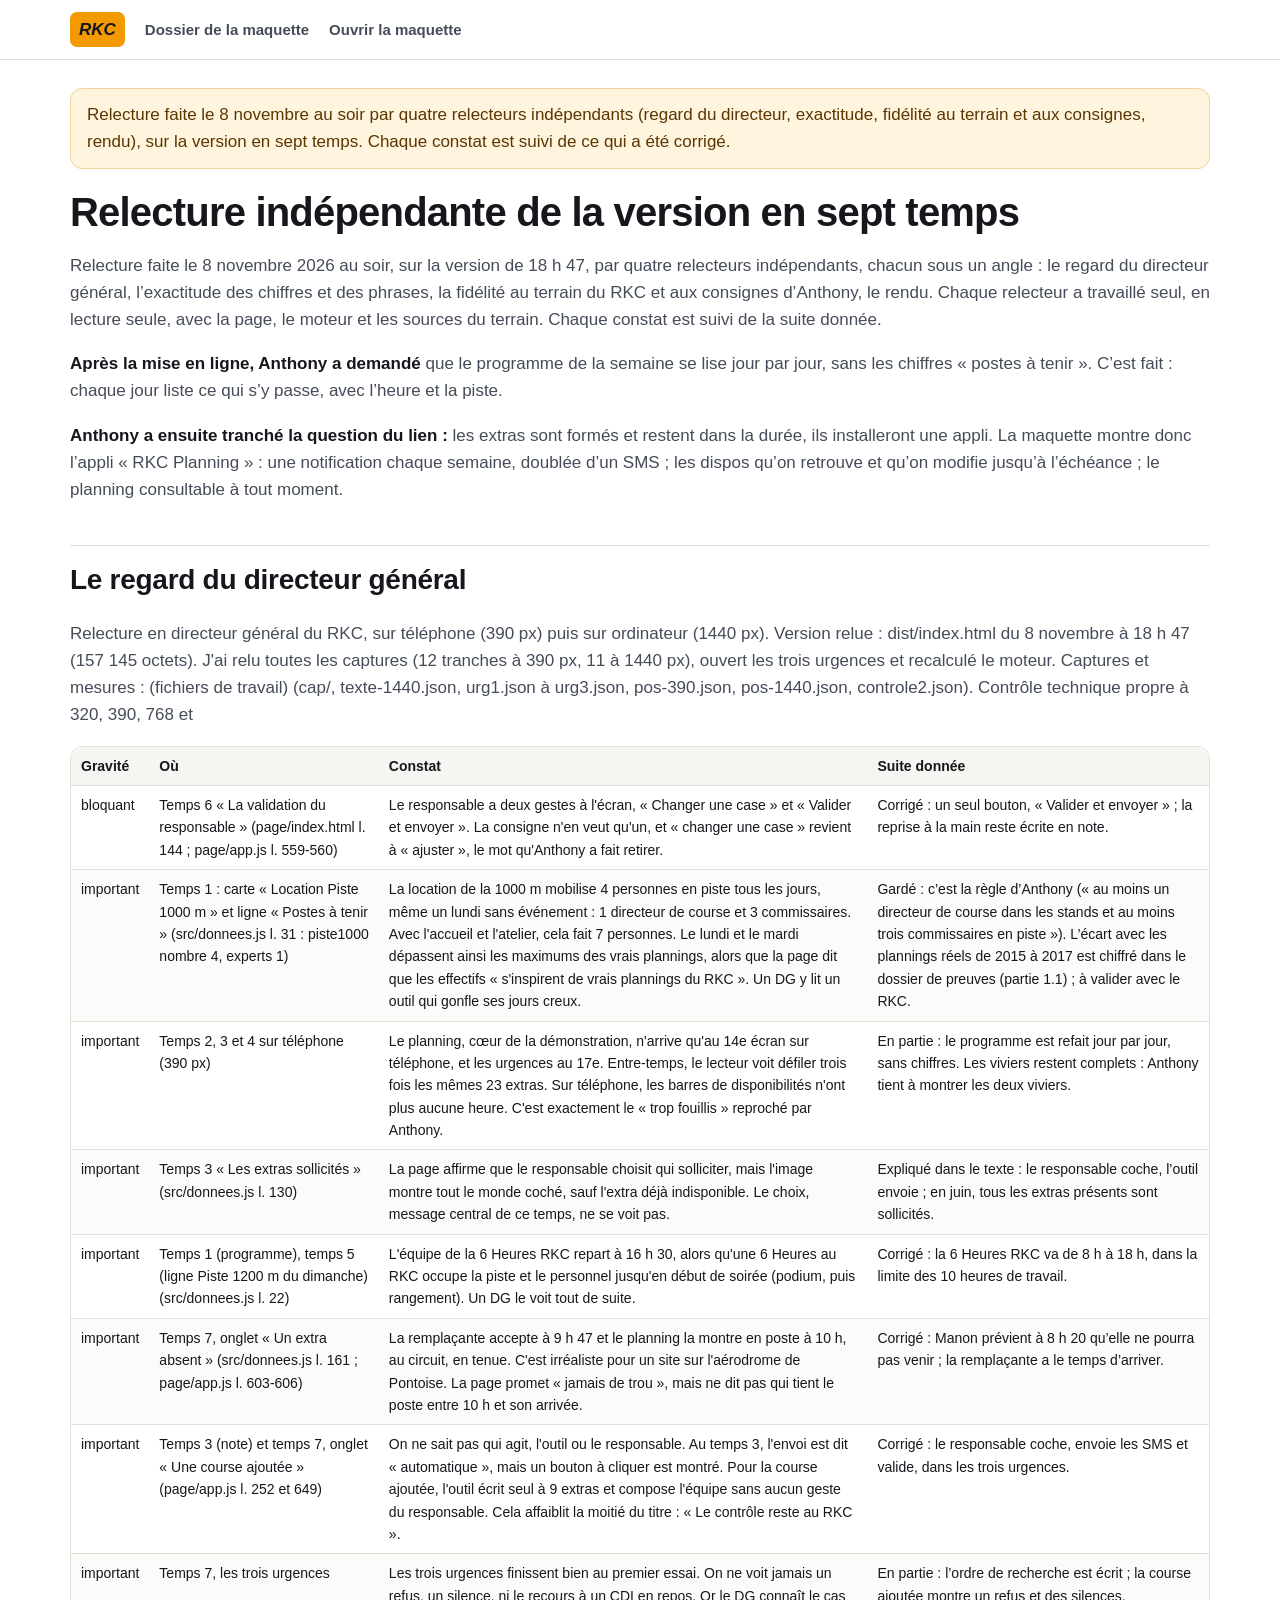
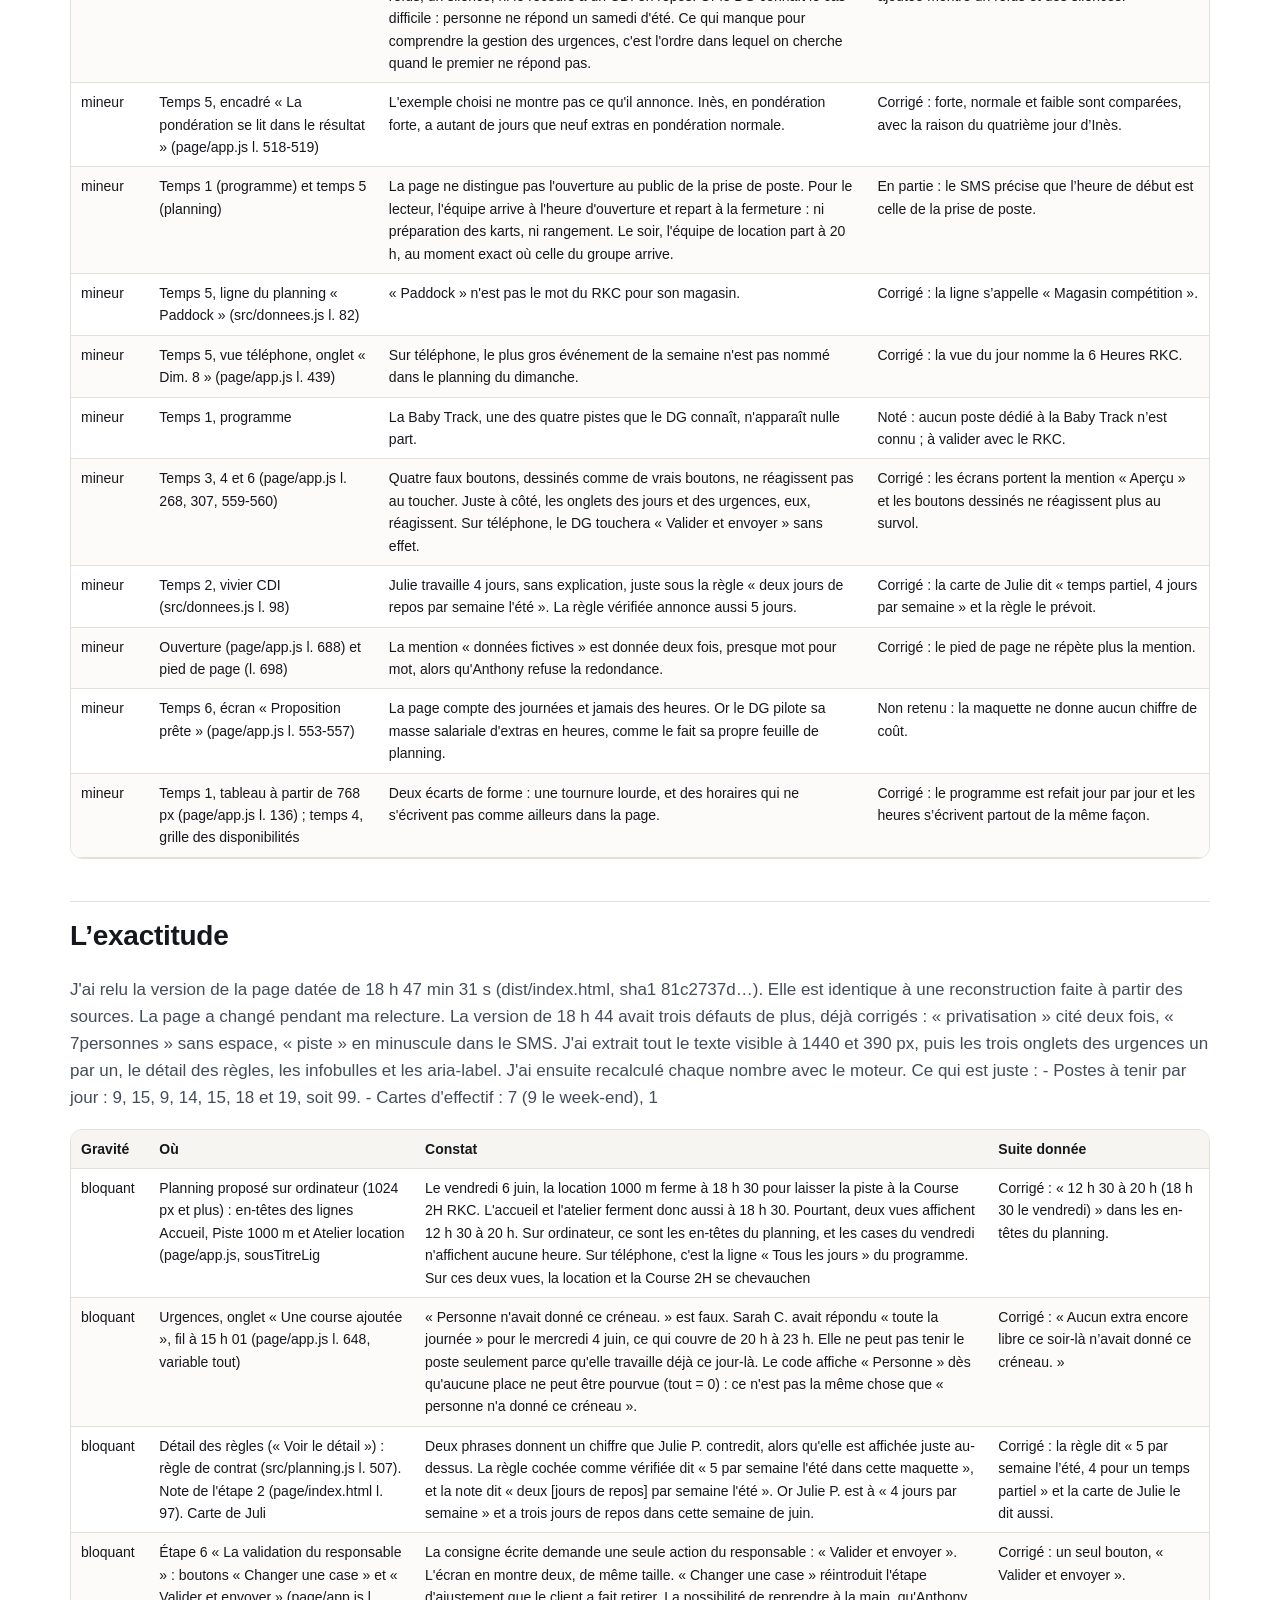
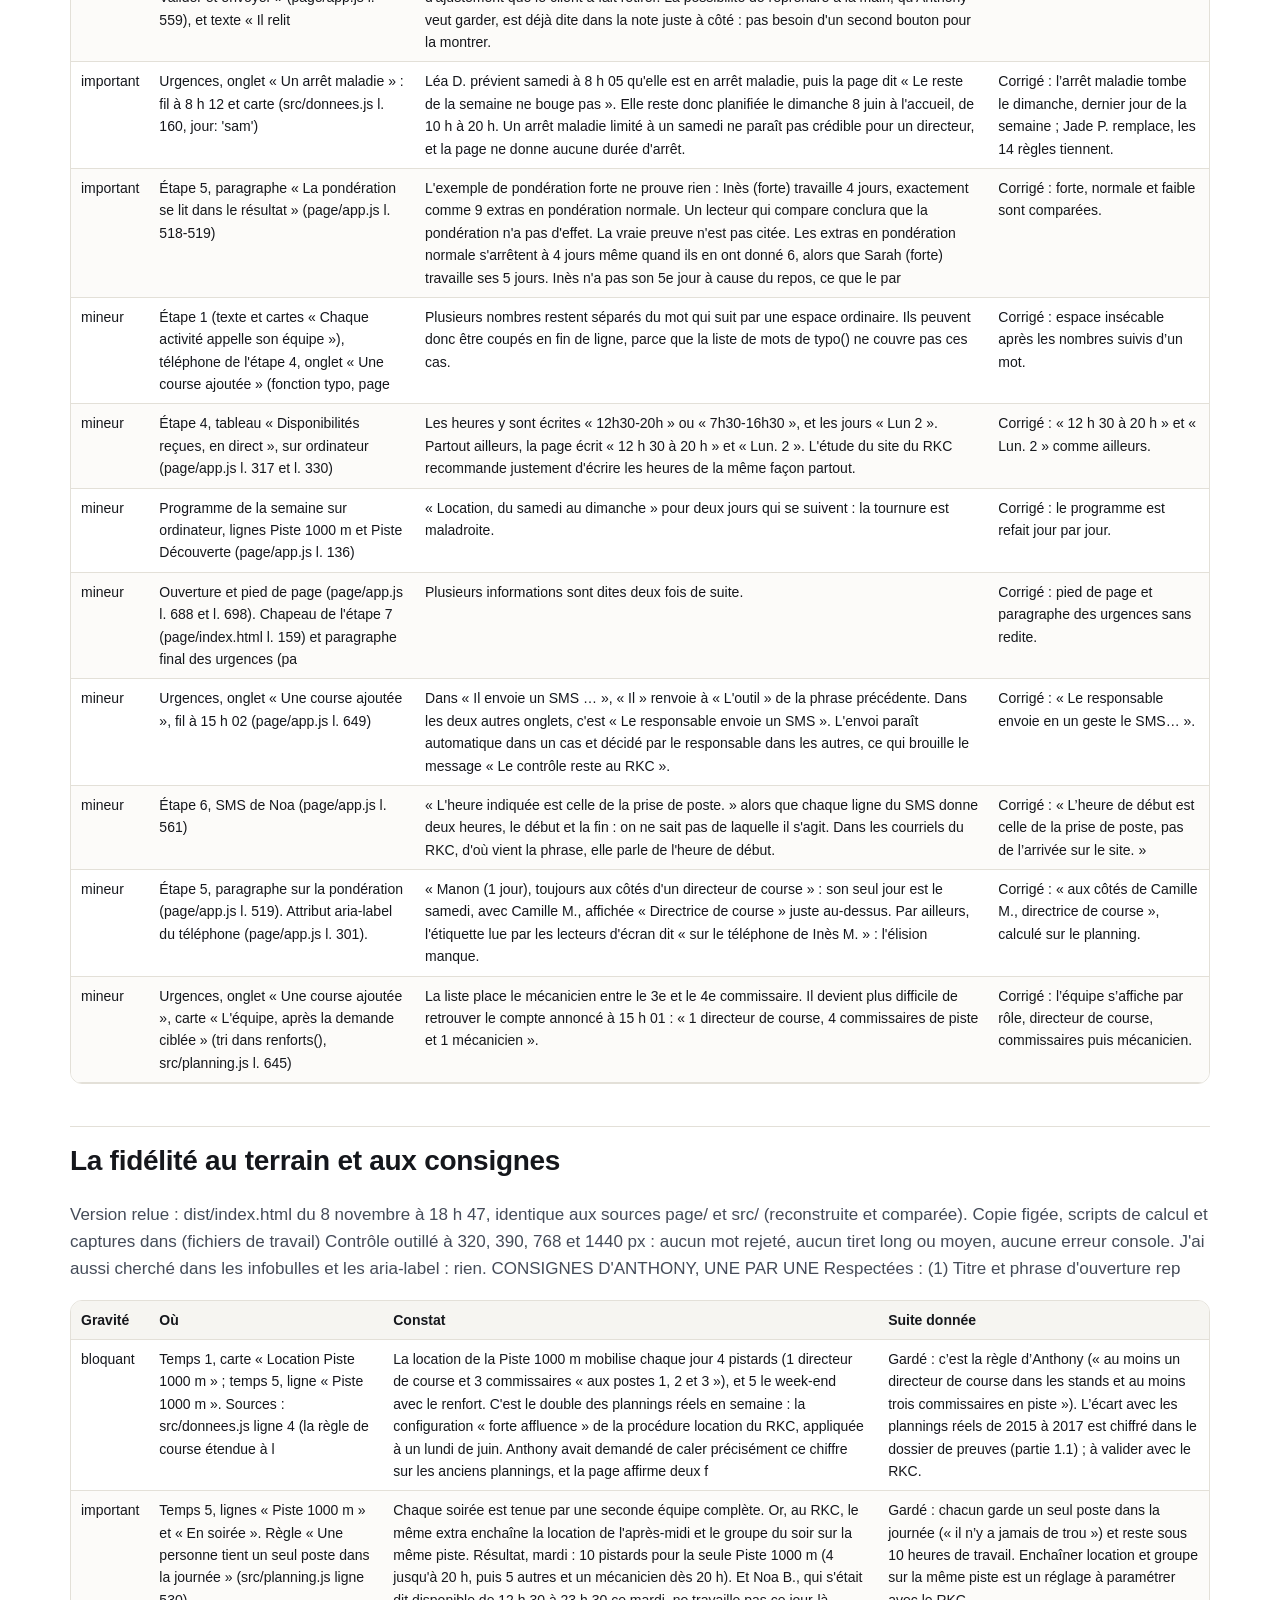
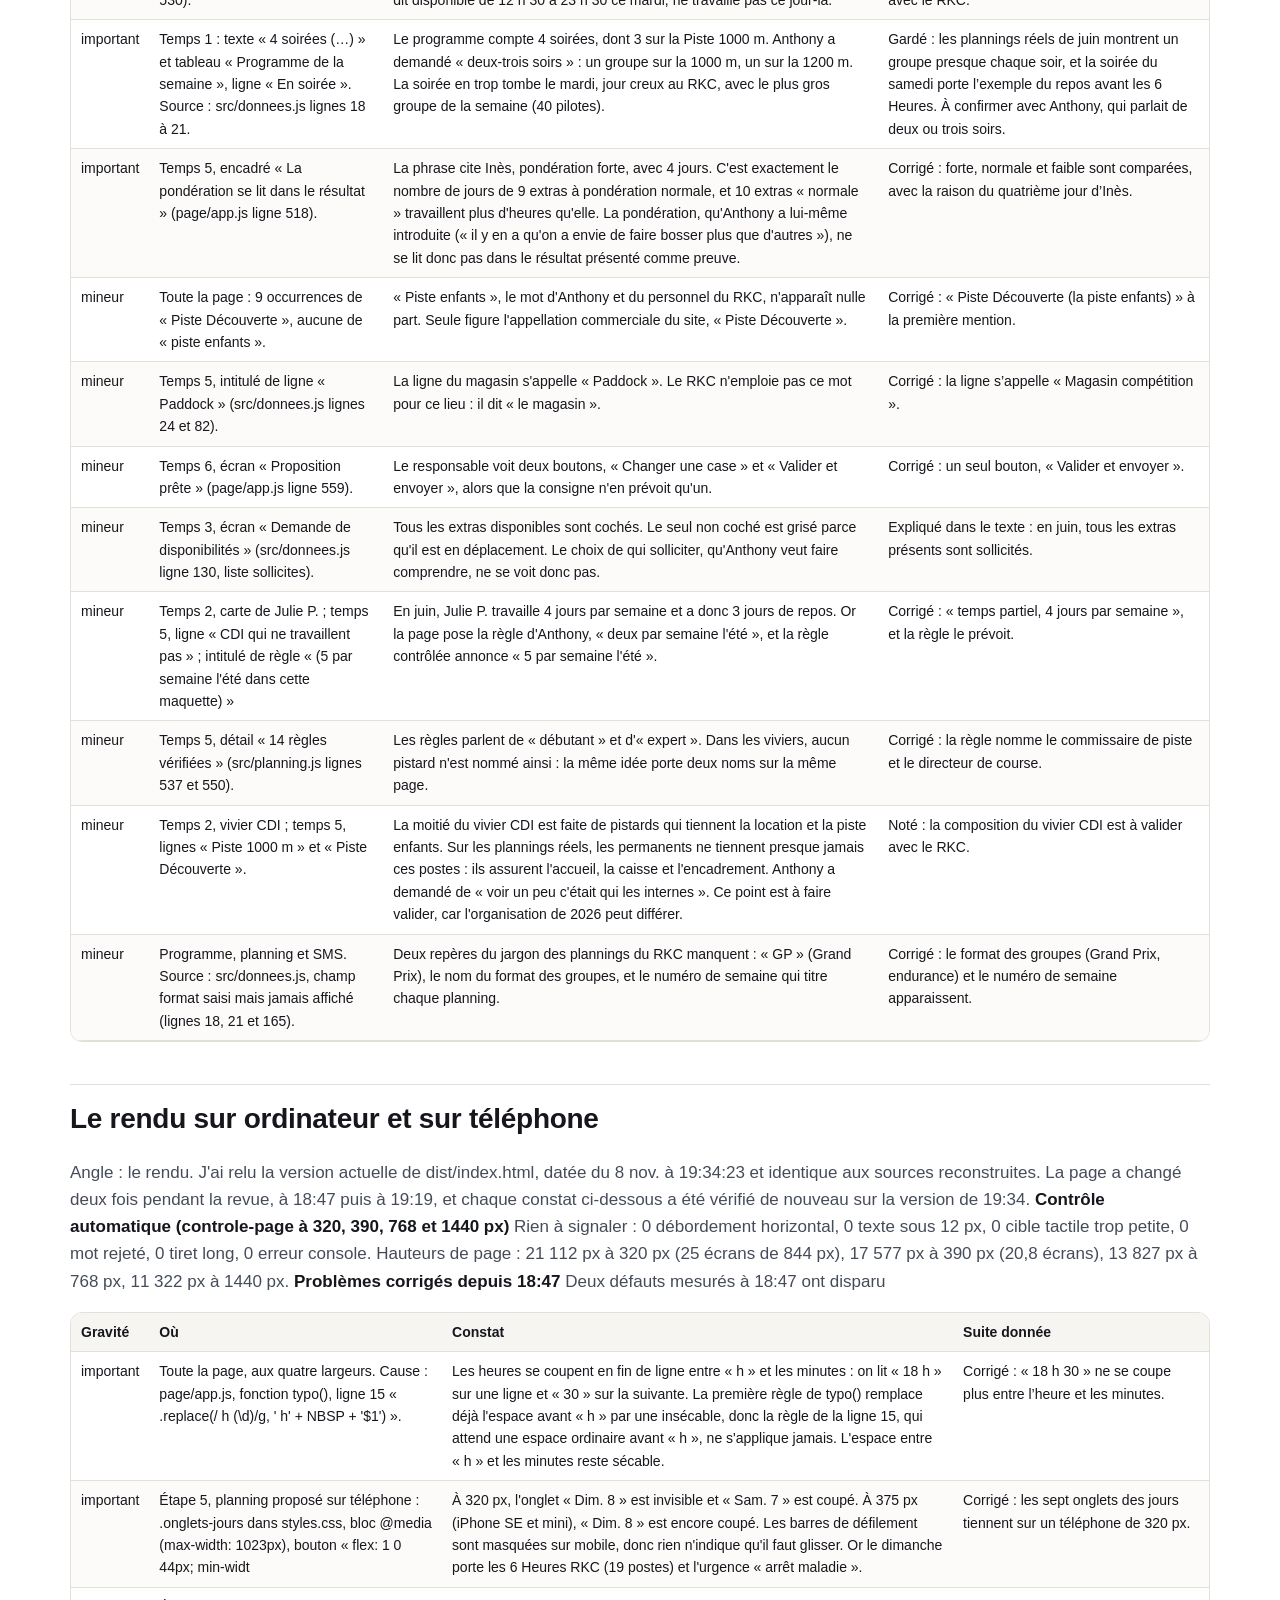
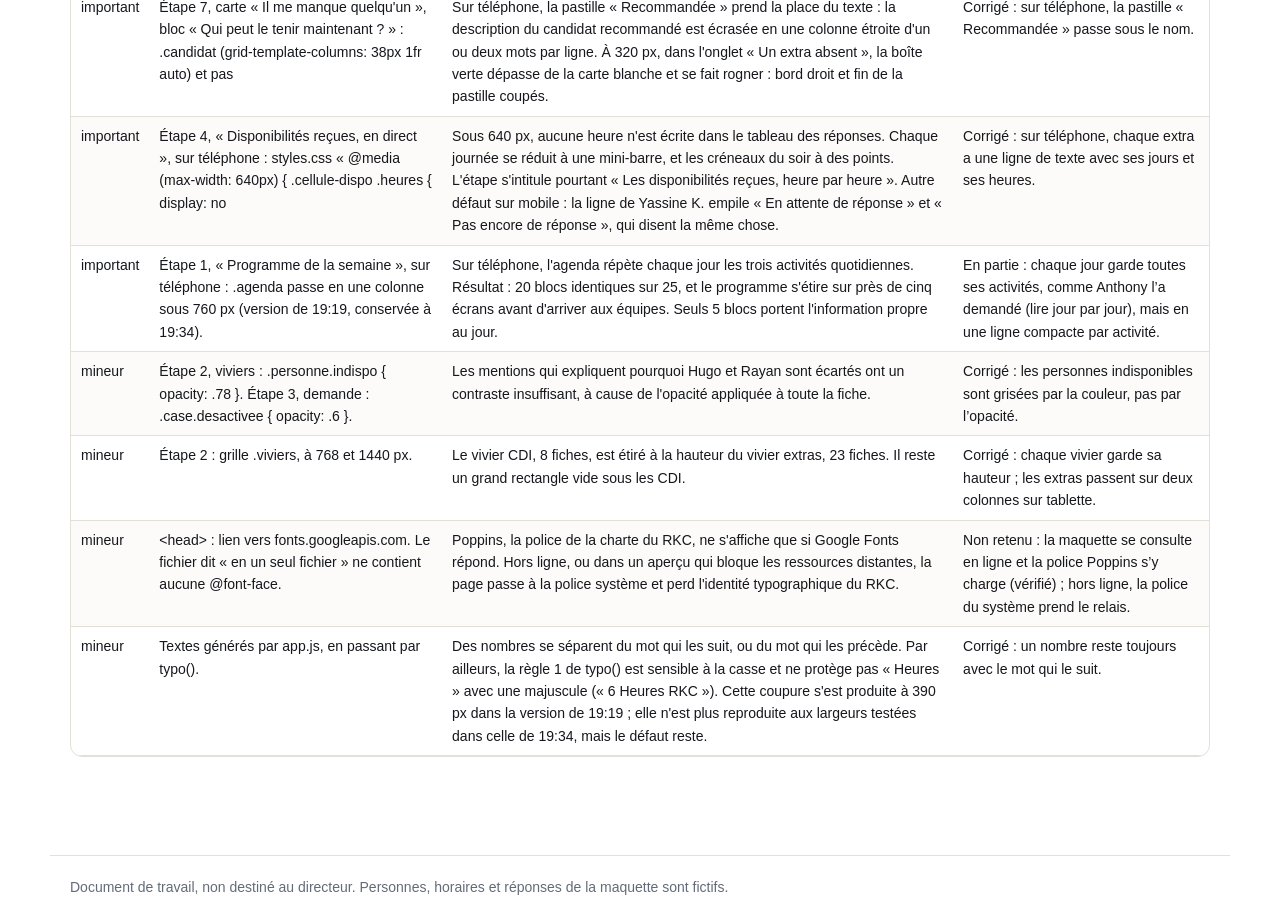
<file: preuves/relecture-nouvelle-version.html>
<!doctype html>
<html lang="fr"><head><meta charset="utf-8"><meta name="viewport" content="width=device-width, initial-scale=1">
<meta name="robots" content="noindex, nofollow"><title>Relecture indépendante de la version en sept temps · Dossier de la maquette RKC</title>
<link rel="icon" href="data:image/svg+xml,%3Csvg xmlns='http://www.w3.org/2000/svg' viewBox='0 0 64 64'%3E%3Crect width='64' height='64' rx='14' fill='%23ffa500'/%3E%3C/svg%3E">
<style>
:root { --encre:#15171c; --encre-2:#454c59; --encre-3:#646b78; --fond:#fff; --fond-2:#f6f5f1; --ligne:#e3e0d8; --orange:#f29a00; --orange-fonce:#a85a00; --vert:#1d7a4b; }
*{box-sizing:border-box} body{margin:0;background:var(--fond);color:var(--encre);font:17px/1.6 -apple-system,BlinkMacSystemFont,"Segoe UI",Roboto,Arial,sans-serif;-webkit-font-smoothing:antialiased}
header{border-bottom:1px solid var(--ligne);background:#fff;position:sticky;top:0;z-index:5}
header .in{max-width:1180px;margin:0 auto;padding:12px 20px;display:flex;gap:12px 20px;align-items:center;flex-wrap:wrap}
.logo{background:var(--orange);color:var(--encre);font-weight:900;font-style:italic;border-radius:7px;padding:4px 9px;text-decoration:none}
header a.lien{color:var(--encre-2);text-decoration:none;font-weight:600;font-size:15px} header a.lien:hover{color:var(--encre)}
main{max-width:1180px;margin:0 auto;padding:28px 20px 80px}
h1{font-size:clamp(28px,4vw,40px);line-height:1.15;letter-spacing:-.02em;margin:8px 0 16px}
h2{font-size:clamp(22px,3vw,28px);margin:42px 0 12px;letter-spacing:-.01em;padding-top:12px;border-top:1px solid var(--ligne)}
h3{font-size:20px;margin:28px 0 8px} h4{font-size:17px;margin:24px 0 6px}
p,li{color:var(--encre-2)} strong{color:var(--encre)} a{color:var(--orange-fonce)}
code{font:14px/1.4 ui-monospace,Menlo,monospace;background:var(--fond-2);padding:1px 5px;border-radius:5px;word-break:break-word}
.tableau{overflow-x:auto;margin:12px 0 18px;border:1px solid var(--ligne);border-radius:12px}
table{border-collapse:collapse;width:100%;font-size:14px;min-width:640px}
th,td{text-align:left;vertical-align:top;padding:8px 10px;border-bottom:1px solid var(--ligne)}
th{background:var(--fond-2);font-weight:700;color:var(--encre);position:sticky;top:0}
tr:nth-child(even) td{background:#fcfbf9}
blockquote{margin:12px 0;padding:10px 14px;border-left:4px solid var(--orange);background:var(--fond-2);border-radius:0 8px 8px 0;color:var(--encre-2)}
.correction{display:inline-block;margin-top:4px;color:var(--vert)}
.avertissement{background:#fff4dd;border:1px solid #f3d39a;border-radius:12px;padding:12px 16px;margin:0 0 20px;color:#5c3600}
.cartes{display:grid;grid-template-columns:repeat(auto-fill,minmax(260px,1fr));gap:14px;margin:14px 0}
.carte{display:block;border:1px solid var(--ligne);border-radius:14px;padding:16px;text-decoration:none;color:var(--encre);background:#fff}
.carte:hover{border-color:var(--encre)} .carte strong{display:block;font-size:18px;margin-bottom:4px} .carte span{color:var(--encre-2);font-size:15px}
.captures{display:grid;grid-template-columns:repeat(auto-fill,minmax(180px,1fr));gap:12px}
.captures a{display:block;border:1px solid var(--ligne);border-radius:10px;overflow:hidden;background:var(--fond-2);text-decoration:none;color:var(--encre-2);font-size:13px}
.captures img{display:block;width:100%;height:220px;object-fit:cover;object-position:top}
.captures span{display:block;padding:6px 8px}
footer{max-width:1180px;margin:0 auto;padding:20px;color:var(--encre-3);font-size:14px;border-top:1px solid var(--ligne)}
</style></head><body>
<header><div class="in"><a class="logo" href="./">RKC</a><a class="lien" href="./">Dossier de la maquette</a><a class="lien" href="./../?v=16">Ouvrir la maquette</a></div></header>
<main><p class="avertissement">Relecture faite le 8 novembre au soir par quatre relecteurs indépendants (regard du directeur, exactitude, fidélité au terrain et aux consignes, rendu), sur la version en sept temps. Chaque constat est suivi de ce qui a été corrigé.</p><h1 id="relecture-independante-de-la-version-en-sept-temps">Relecture indépendante de la version en sept temps</h1>
<p>Relecture faite le 8 novembre 2026 au soir, sur la version de 18 h 47, par quatre relecteurs indépendants, chacun sous un angle : le regard du directeur général, l’exactitude des chiffres et des phrases, la fidélité au terrain du RKC et aux consignes d’Anthony, le rendu. Chaque relecteur a travaillé seul, en lecture seule, avec la page, le moteur et les sources du terrain. Chaque constat est suivi de la suite donnée.</p>
<p><strong>Après la mise en ligne, Anthony a demandé</strong> que le programme de la semaine se lise jour par jour, sans les chiffres « postes à tenir ». C’est fait : chaque jour liste ce qui s’y passe, avec l’heure et la piste.</p>
<p><strong>Anthony a ensuite tranché la question du lien :</strong> les extras sont formés et restent dans la durée, ils installeront une appli. La maquette montre donc l’appli « RKC Planning » : une notification chaque semaine, doublée d’un SMS ; les dispos qu’on retrouve et qu’on modifie jusqu’à l’échéance ; le planning consultable à tout moment.</p>
<h2 id="le-regard-du-directeur-general">Le regard du directeur général</h2>
<p>Relecture en directeur général du RKC, sur téléphone (390 px) puis sur ordinateur (1440 px). Version relue : dist/index.html du 8 novembre à 18 h 47 (157 145 octets). J'ai relu toutes les captures (12 tranches à 390 px, 11 à 1440 px), ouvert les trois urgences et recalculé le moteur. Captures et mesures : (fichiers de travail) (cap/, texte-1440.json, urg1.json à urg3.json, pos-390.json, pos-1440.json, controle2.json). Contrôle technique propre à 320, 390, 768 et</p>
<div class="tableau"><table><thead><tr><th>Gravité</th><th>Où</th><th>Constat</th><th>Suite donnée</th></tr></thead><tbody><tr><td>bloquant</td><td>Temps 6 « La validation du responsable » (page/index.html l. 144 ; page/app.js l. 559-560)</td><td>Le responsable a deux gestes à l'écran, « Changer une case » et « Valider et envoyer ». La consigne n'en veut qu'un, et « changer une case » revient à « ajuster », le mot qu'Anthony a fait retirer.</td><td>Corrigé : un seul bouton, « Valider et envoyer » ; la reprise à la main reste écrite en note.</td></tr><tr><td>important</td><td>Temps 1 : carte « Location Piste 1000 m » et ligne « Postes à tenir » (src/donnees.js l. 31 : piste1000 nombre 4, experts 1)</td><td>La location de la 1000 m mobilise 4 personnes en piste tous les jours, même un lundi sans événement : 1 directeur de course et 3 commissaires. Avec l'accueil et l'atelier, cela fait 7 personnes. Le lundi et le mardi dépassent ainsi les maximums des vrais plannings, alors que la page dit que les effectifs « s'inspirent de vrais plannings du RKC ». Un DG y lit un outil qui gonfle ses jours creux.</td><td>Gardé : c’est la règle d’Anthony (« au moins un directeur de course dans les stands et au moins trois commissaires en piste »). L’écart avec les plannings réels de 2015 à 2017 est chiffré dans le dossier de preuves (partie 1.1) ; à valider avec le RKC.</td></tr><tr><td>important</td><td>Temps 2, 3 et 4 sur téléphone (390 px)</td><td>Le planning, cœur de la démonstration, n'arrive qu'au 14e écran sur téléphone, et les urgences au 17e. Entre-temps, le lecteur voit défiler trois fois les mêmes 23 extras. Sur téléphone, les barres de disponibilités n'ont plus aucune heure. C'est exactement le « trop fouillis » reproché par Anthony.</td><td>En partie : le programme est refait jour par jour, sans chiffres. Les viviers restent complets : Anthony tient à montrer les deux viviers.</td></tr><tr><td>important</td><td>Temps 3 « Les extras sollicités » (src/donnees.js l. 130)</td><td>La page affirme que le responsable choisit qui solliciter, mais l'image montre tout le monde coché, sauf l'extra déjà indisponible. Le choix, message central de ce temps, ne se voit pas.</td><td>Expliqué dans le texte : le responsable coche, l’outil envoie ; en juin, tous les extras présents sont sollicités.</td></tr><tr><td>important</td><td>Temps 1 (programme), temps 5 (ligne Piste 1200 m du dimanche) (src/donnees.js l. 22)</td><td>L'équipe de la 6 Heures RKC repart à 16 h 30, alors qu'une 6 Heures au RKC occupe la piste et le personnel jusqu'en début de soirée (podium, puis rangement). Un DG le voit tout de suite.</td><td>Corrigé : la 6 Heures RKC va de 8 h à 18 h, dans la limite des 10 heures de travail.</td></tr><tr><td>important</td><td>Temps 7, onglet « Un extra absent » (src/donnees.js l. 161 ; page/app.js l. 603-606)</td><td>La remplaçante accepte à 9 h 47 et le planning la montre en poste à 10 h, au circuit, en tenue. C'est irréaliste pour un site sur l'aérodrome de Pontoise. La page promet « jamais de trou », mais ne dit pas qui tient le poste entre 10 h et son arrivée.</td><td>Corrigé : Manon prévient à 8 h 20 qu’elle ne pourra pas venir ; la remplaçante a le temps d’arriver.</td></tr><tr><td>important</td><td>Temps 3 (note) et temps 7, onglet « Une course ajoutée » (page/app.js l. 252 et 649)</td><td>On ne sait pas qui agit, l'outil ou le responsable. Au temps 3, l'envoi est dit « automatique », mais un bouton à cliquer est montré. Pour la course ajoutée, l'outil écrit seul à 9 extras et compose l'équipe sans aucun geste du responsable. Cela affaiblit la moitié du titre : « Le contrôle reste au RKC ».</td><td>Corrigé : le responsable coche, envoie les SMS et valide, dans les trois urgences.</td></tr><tr><td>important</td><td>Temps 7, les trois urgences</td><td>Les trois urgences finissent bien au premier essai. On ne voit jamais un refus, un silence, ni le recours à un CDI en repos. Or le DG connaît le cas difficile : personne ne répond un samedi d'été. Ce qui manque pour comprendre la gestion des urgences, c'est l'ordre dans lequel on cherche quand le premier ne répond pas.</td><td>En partie : l’ordre de recherche est écrit ; la course ajoutée montre un refus et des silences.</td></tr><tr><td>mineur</td><td>Temps 5, encadré « La pondération se lit dans le résultat » (page/app.js l. 518-519)</td><td>L'exemple choisi ne montre pas ce qu'il annonce. Inès, en pondération forte, a autant de jours que neuf extras en pondération normale.</td><td>Corrigé : forte, normale et faible sont comparées, avec la raison du quatrième jour d’Inès.</td></tr><tr><td>mineur</td><td>Temps 1 (programme) et temps 5 (planning)</td><td>La page ne distingue pas l'ouverture au public de la prise de poste. Pour le lecteur, l'équipe arrive à l'heure d'ouverture et repart à la fermeture : ni préparation des karts, ni rangement. Le soir, l'équipe de location part à 20 h, au moment exact où celle du groupe arrive.</td><td>En partie : le SMS précise que l’heure de début est celle de la prise de poste.</td></tr><tr><td>mineur</td><td>Temps 5, ligne du planning « Paddock » (src/donnees.js l. 82)</td><td>« Paddock » n'est pas le mot du RKC pour son magasin.</td><td>Corrigé : la ligne s’appelle « Magasin compétition ».</td></tr><tr><td>mineur</td><td>Temps 5, vue téléphone, onglet « Dim. 8 » (page/app.js l. 439)</td><td>Sur téléphone, le plus gros événement de la semaine n'est pas nommé dans le planning du dimanche.</td><td>Corrigé : la vue du jour nomme la 6 Heures RKC.</td></tr><tr><td>mineur</td><td>Temps 1, programme</td><td>La Baby Track, une des quatre pistes que le DG connaît, n'apparaît nulle part.</td><td>Noté : aucun poste dédié à la Baby Track n’est connu ; à valider avec le RKC.</td></tr><tr><td>mineur</td><td>Temps 3, 4 et 6 (page/app.js l. 268, 307, 559-560)</td><td>Quatre faux boutons, dessinés comme de vrais boutons, ne réagissent pas au toucher. Juste à côté, les onglets des jours et des urgences, eux, réagissent. Sur téléphone, le DG touchera « Valider et envoyer » sans effet.</td><td>Corrigé : les écrans portent la mention « Aperçu » et les boutons dessinés ne réagissent plus au survol.</td></tr><tr><td>mineur</td><td>Temps 2, vivier CDI (src/donnees.js l. 98)</td><td>Julie travaille 4 jours, sans explication, juste sous la règle « deux jours de repos par semaine l'été ». La règle vérifiée annonce aussi 5 jours.</td><td>Corrigé : la carte de Julie dit « temps partiel, 4 jours par semaine » et la règle le prévoit.</td></tr><tr><td>mineur</td><td>Ouverture (page/app.js l. 688) et pied de page (l. 698)</td><td>La mention « données fictives » est donnée deux fois, presque mot pour mot, alors qu'Anthony refuse la redondance.</td><td>Corrigé : le pied de page ne répète plus la mention.</td></tr><tr><td>mineur</td><td>Temps 6, écran « Proposition prête » (page/app.js l. 553-557)</td><td>La page compte des journées et jamais des heures. Or le DG pilote sa masse salariale d'extras en heures, comme le fait sa propre feuille de planning.</td><td>Non retenu : la maquette ne donne aucun chiffre de coût.</td></tr><tr><td>mineur</td><td>Temps 1, tableau à partir de 768 px (page/app.js l. 136) ; temps 4, grille des disponibilités</td><td>Deux écarts de forme : une tournure lourde, et des horaires qui ne s'écrivent pas comme ailleurs dans la page.</td><td>Corrigé : le programme est refait jour par jour et les heures s’écrivent partout de la même façon.</td></tr></tbody></table></div>
<h2 id="l-exactitude">L’exactitude</h2>
<p>J'ai relu la version de la page datée de 18 h 47 min 31 s (dist/index.html, sha1 81c2737d…). Elle est identique à une reconstruction faite à partir des sources. La page a changé pendant ma relecture. La version de 18 h 44 avait trois défauts de plus, déjà corrigés : « privatisation » cité deux fois, « 7personnes » sans espace, « piste » en minuscule dans le SMS. J'ai extrait tout le texte visible à 1440 et 390 px, puis les trois onglets des urgences un par un, le détail des règles, les infobulles et les aria-label. J'ai ensuite recalculé chaque nombre avec le moteur. Ce qui est juste : - Postes à tenir par jour : 9, 15, 9, 14, 15, 18 et 19, soit 99. - Cartes d'effectif : 7 (9 le week-end), 1</p>
<div class="tableau"><table><thead><tr><th>Gravité</th><th>Où</th><th>Constat</th><th>Suite donnée</th></tr></thead><tbody><tr><td>bloquant</td><td>Planning proposé sur ordinateur (1024 px et plus) : en-têtes des lignes Accueil, Piste 1000 m et Atelier location (page/app.js, sousTitreLig</td><td>Le vendredi 6 juin, la location 1000 m ferme à 18 h 30 pour laisser la piste à la Course 2H RKC. L'accueil et l'atelier ferment donc aussi à 18 h 30. Pourtant, deux vues affichent 12 h 30 à 20 h. Sur ordinateur, ce sont les en-têtes du planning, et les cases du vendredi n'affichent aucune heure. Sur téléphone, c'est la ligne « Tous les jours » du programme. Sur ces deux vues, la location et la Course 2H se chevauchen</td><td>Corrigé : « 12 h 30 à 20 h (18 h 30 le vendredi) » dans les en-têtes du planning.</td></tr><tr><td>bloquant</td><td>Urgences, onglet « Une course ajoutée », fil à 15 h 01 (page/app.js l. 648, variable tout)</td><td>« Personne n'avait donné ce créneau. » est faux. Sarah C. avait répondu « toute la journée » pour le mercredi 4 juin, ce qui couvre de 20 h à 23 h. Elle ne peut pas tenir le poste seulement parce qu'elle travaille déjà ce jour-là. Le code affiche « Personne » dès qu'aucune place ne peut être pourvue (tout = 0) : ce n'est pas la même chose que « personne n'a donné ce créneau ».</td><td>Corrigé : « Aucun extra encore libre ce soir-là n’avait donné ce créneau. »</td></tr><tr><td>bloquant</td><td>Détail des règles (« Voir le détail ») : règle de contrat (src/planning.js l. 507). Note de l'étape 2 (page/index.html l. 97). Carte de Juli</td><td>Deux phrases donnent un chiffre que Julie P. contredit, alors qu'elle est affichée juste au-dessus. La règle cochée comme vérifiée dit « 5 par semaine l'été dans cette maquette », et la note dit « deux [jours de repos] par semaine l'été ». Or Julie P. est à « 4 jours par semaine » et a trois jours de repos dans cette semaine de juin.</td><td>Corrigé : la règle dit « 5 par semaine l’été, 4 pour un temps partiel » et la carte de Julie le dit aussi.</td></tr><tr><td>bloquant</td><td>Étape 6 « La validation du responsable » : boutons « Changer une case » et « Valider et envoyer » (page/app.js l. 559), et texte « Il relit</td><td>La consigne écrite demande une seule action du responsable : « Valider et envoyer ». L'écran en montre deux, de même taille. « Changer une case » réintroduit l'étape d'ajustement que le client a fait retirer. La possibilité de reprendre à la main, qu'Anthony veut garder, est déjà dite dans la note juste à côté : pas besoin d'un second bouton pour la montrer.</td><td>Corrigé : un seul bouton, « Valider et envoyer ».</td></tr><tr><td>important</td><td>Urgences, onglet « Un arrêt maladie » : fil à 8 h 12 et carte (src/donnees.js l. 160, jour: 'sam')</td><td>Léa D. prévient samedi à 8 h 05 qu'elle est en arrêt maladie, puis la page dit « Le reste de la semaine ne bouge pas ». Elle reste donc planifiée le dimanche 8 juin à l'accueil, de 10 h à 20 h. Un arrêt maladie limité à un samedi ne paraît pas crédible pour un directeur, et la page ne donne aucune durée d'arrêt.</td><td>Corrigé : l’arrêt maladie tombe le dimanche, dernier jour de la semaine ; Jade P. remplace, les 14 règles tiennent.</td></tr><tr><td>important</td><td>Étape 5, paragraphe « La pondération se lit dans le résultat » (page/app.js l. 518-519)</td><td>L'exemple de pondération forte ne prouve rien : Inès (forte) travaille 4 jours, exactement comme 9 extras en pondération normale. Un lecteur qui compare conclura que la pondération n'a pas d'effet. La vraie preuve n'est pas citée. Les extras en pondération normale s'arrêtent à 4 jours même quand ils en ont donné 6, alors que Sarah (forte) travaille ses 5 jours. Inès n'a pas son 5e jour à cause du repos, ce que le par</td><td>Corrigé : forte, normale et faible sont comparées.</td></tr><tr><td>mineur</td><td>Étape 1 (texte et cartes « Chaque activité appelle son équipe »), téléphone de l'étape 4, onglet « Une course ajoutée » (fonction typo, page</td><td>Plusieurs nombres restent séparés du mot qui suit par une espace ordinaire. Ils peuvent donc être coupés en fin de ligne, parce que la liste de mots de typo() ne couvre pas ces cas.</td><td>Corrigé : espace insécable après les nombres suivis d’un mot.</td></tr><tr><td>mineur</td><td>Étape 4, tableau « Disponibilités reçues, en direct », sur ordinateur (page/app.js l. 317 et l. 330)</td><td>Les heures y sont écrites « 12h30-20h » ou « 7h30-16h30 », et les jours « Lun 2 ». Partout ailleurs, la page écrit « 12 h 30 à 20 h » et « Lun. 2 ». L'étude du site du RKC recommande justement d'écrire les heures de la même façon partout.</td><td>Corrigé : « 12 h 30 à 20 h » et « Lun. 2 » comme ailleurs.</td></tr><tr><td>mineur</td><td>Programme de la semaine sur ordinateur, lignes Piste 1000 m et Piste Découverte (page/app.js l. 136)</td><td>« Location, du samedi au dimanche » pour deux jours qui se suivent : la tournure est maladroite.</td><td>Corrigé : le programme est refait jour par jour.</td></tr><tr><td>mineur</td><td>Ouverture et pied de page (page/app.js l. 688 et l. 698). Chapeau de l'étape 7 (page/index.html l. 159) et paragraphe final des urgences (pa</td><td>Plusieurs informations sont dites deux fois de suite.</td><td>Corrigé : pied de page et paragraphe des urgences sans redite.</td></tr><tr><td>mineur</td><td>Urgences, onglet « Une course ajoutée », fil à 15 h 02 (page/app.js l. 649)</td><td>Dans « Il envoie un SMS … », « Il » renvoie à « L'outil » de la phrase précédente. Dans les deux autres onglets, c'est « Le responsable envoie un SMS ». L'envoi paraît automatique dans un cas et décidé par le responsable dans les autres, ce qui brouille le message « Le contrôle reste au RKC ».</td><td>Corrigé : « Le responsable envoie en un geste le SMS… ».</td></tr><tr><td>mineur</td><td>Étape 6, SMS de Noa (page/app.js l. 561)</td><td>« L'heure indiquée est celle de la prise de poste. » alors que chaque ligne du SMS donne deux heures, le début et la fin : on ne sait pas de laquelle il s'agit. Dans les courriels du RKC, d'où vient la phrase, elle parle de l'heure de début.</td><td>Corrigé : « L’heure de début est celle de la prise de poste, pas de l’arrivée sur le site. »</td></tr><tr><td>mineur</td><td>Étape 5, paragraphe sur la pondération (page/app.js l. 519). Attribut aria-label du téléphone (page/app.js l. 301).</td><td>« Manon (1 jour), toujours aux côtés d'un directeur de course » : son seul jour est le samedi, avec Camille M., affichée « Directrice de course » juste au-dessus. Par ailleurs, l'étiquette lue par les lecteurs d'écran dit « sur le téléphone de Inès M. » : l'élision manque.</td><td>Corrigé : « aux côtés de Camille M., directrice de course », calculé sur le planning.</td></tr><tr><td>mineur</td><td>Urgences, onglet « Une course ajoutée », carte « L'équipe, après la demande ciblée » (tri dans renforts(), src/planning.js l. 645)</td><td>La liste place le mécanicien entre le 3e et le 4e commissaire. Il devient plus difficile de retrouver le compte annoncé à 15 h 01 : « 1 directeur de course, 4 commissaires de piste et 1 mécanicien ».</td><td>Corrigé : l’équipe s’affiche par rôle, directeur de course, commissaires puis mécanicien.</td></tr></tbody></table></div>
<h2 id="la-fidelite-au-terrain-et-aux-consignes">La fidélité au terrain et aux consignes</h2>
<p>Version relue : dist/index.html du 8 novembre à 18 h 47, identique aux sources page/ et src/ (reconstruite et comparée). Copie figée, scripts de calcul et captures dans (fichiers de travail) Contrôle outillé à 320, 390, 768 et 1440 px : aucun mot rejeté, aucun tiret long ou moyen, aucune erreur console. J'ai aussi cherché dans les infobulles et les aria-label : rien. CONSIGNES D'ANTHONY, UNE PAR UNE Respectées : (1) Titre et phrase d'ouverture rep</p>
<div class="tableau"><table><thead><tr><th>Gravité</th><th>Où</th><th>Constat</th><th>Suite donnée</th></tr></thead><tbody><tr><td>bloquant</td><td>Temps 1, carte « Location Piste 1000 m » ; temps 5, ligne « Piste 1000 m ». Sources : src/donnees.js ligne 4 (la règle de course étendue à l</td><td>La location de la Piste 1000 m mobilise chaque jour 4 pistards (1 directeur de course et 3 commissaires « aux postes 1, 2 et 3 »), et 5 le week-end avec le renfort. C'est le double des plannings réels en semaine : la configuration « forte affluence » de la procédure location du RKC, appliquée à un lundi de juin. Anthony avait demandé de caler précisément ce chiffre sur les anciens plannings, et la page affirme deux f</td><td>Gardé : c’est la règle d’Anthony (« au moins un directeur de course dans les stands et au moins trois commissaires en piste »). L’écart avec les plannings réels de 2015 à 2017 est chiffré dans le dossier de preuves (partie 1.1) ; à valider avec le RKC.</td></tr><tr><td>important</td><td>Temps 5, lignes « Piste 1000 m » et « En soirée ». Règle « Une personne tient un seul poste dans la journée » (src/planning.js ligne 530).</td><td>Chaque soirée est tenue par une seconde équipe complète. Or, au RKC, le même extra enchaîne la location de l'après-midi et le groupe du soir sur la même piste. Résultat, mardi : 10 pistards pour la seule Piste 1000 m (4 jusqu'à 20 h, puis 5 autres et un mécanicien dès 20 h). Et Noa B., qui s'était dit disponible de 12 h 30 à 23 h 30 ce mardi, ne travaille pas ce jour-là.</td><td>Gardé : chacun garde un seul poste dans la journée (« il n’y a jamais de trou ») et reste sous 10 heures de travail. Enchaîner location et groupe sur la même piste est un réglage à paramétrer avec le RKC.</td></tr><tr><td>important</td><td>Temps 1 : texte « 4 soirées (…) » et tableau « Programme de la semaine », ligne « En soirée ». Source : src/donnees.js lignes 18 à 21.</td><td>Le programme compte 4 soirées, dont 3 sur la Piste 1000 m. Anthony a demandé « deux-trois soirs » : un groupe sur la 1000 m, un sur la 1200 m. La soirée en trop tombe le mardi, jour creux au RKC, avec le plus gros groupe de la semaine (40 pilotes).</td><td>Gardé : les plannings réels de juin montrent un groupe presque chaque soir, et la soirée du samedi porte l’exemple du repos avant les 6 Heures. À confirmer avec Anthony, qui parlait de deux ou trois soirs.</td></tr><tr><td>important</td><td>Temps 5, encadré « La pondération se lit dans le résultat » (page/app.js ligne 518).</td><td>La phrase cite Inès, pondération forte, avec 4 jours. C'est exactement le nombre de jours de 9 extras à pondération normale, et 10 extras « normale » travaillent plus d'heures qu'elle. La pondération, qu'Anthony a lui-même introduite (« il y en a qu'on a envie de faire bosser plus que d'autres »), ne se lit donc pas dans le résultat présenté comme preuve.</td><td>Corrigé : forte, normale et faible sont comparées, avec la raison du quatrième jour d’Inès.</td></tr><tr><td>mineur</td><td>Toute la page : 9 occurrences de « Piste Découverte », aucune de « piste enfants ».</td><td>« Piste enfants », le mot d'Anthony et du personnel du RKC, n'apparaît nulle part. Seule figure l'appellation commerciale du site, « Piste Découverte ».</td><td>Corrigé : « Piste Découverte (la piste enfants) » à la première mention.</td></tr><tr><td>mineur</td><td>Temps 5, intitulé de ligne « Paddock » (src/donnees.js lignes 24 et 82).</td><td>La ligne du magasin s'appelle « Paddock ». Le RKC n'emploie pas ce mot pour ce lieu : il dit « le magasin ».</td><td>Corrigé : la ligne s’appelle « Magasin compétition ».</td></tr><tr><td>mineur</td><td>Temps 6, écran « Proposition prête » (page/app.js ligne 559).</td><td>Le responsable voit deux boutons, « Changer une case » et « Valider et envoyer », alors que la consigne n'en prévoit qu'un.</td><td>Corrigé : un seul bouton, « Valider et envoyer ».</td></tr><tr><td>mineur</td><td>Temps 3, écran « Demande de disponibilités » (src/donnees.js ligne 130, liste sollicites).</td><td>Tous les extras disponibles sont cochés. Le seul non coché est grisé parce qu'il est en déplacement. Le choix de qui solliciter, qu'Anthony veut faire comprendre, ne se voit donc pas.</td><td>Expliqué dans le texte : en juin, tous les extras présents sont sollicités.</td></tr><tr><td>mineur</td><td>Temps 2, carte de Julie P. ; temps 5, ligne « CDI qui ne travaillent pas » ; intitulé de règle « (5 par semaine l'été dans cette maquette) »</td><td>En juin, Julie P. travaille 4 jours par semaine et a donc 3 jours de repos. Or la page pose la règle d'Anthony, « deux par semaine l'été », et la règle contrôlée annonce « 5 par semaine l'été ».</td><td>Corrigé : « temps partiel, 4 jours par semaine », et la règle le prévoit.</td></tr><tr><td>mineur</td><td>Temps 5, détail « 14 règles vérifiées » (src/planning.js lignes 537 et 550).</td><td>Les règles parlent de « débutant » et d'« expert ». Dans les viviers, aucun pistard n'est nommé ainsi : la même idée porte deux noms sur la même page.</td><td>Corrigé : la règle nomme le commissaire de piste et le directeur de course.</td></tr><tr><td>mineur</td><td>Temps 2, vivier CDI ; temps 5, lignes « Piste 1000 m » et « Piste Découverte ».</td><td>La moitié du vivier CDI est faite de pistards qui tiennent la location et la piste enfants. Sur les plannings réels, les permanents ne tiennent presque jamais ces postes : ils assurent l'accueil, la caisse et l'encadrement. Anthony a demandé de « voir un peu c'était qui les internes ». Ce point est à faire valider, car l'organisation de 2026 peut différer.</td><td>Noté : la composition du vivier CDI est à valider avec le RKC.</td></tr><tr><td>mineur</td><td>Programme, planning et SMS. Source : src/donnees.js, champ format saisi mais jamais affiché (lignes 18, 21 et 165).</td><td>Deux repères du jargon des plannings du RKC manquent : « GP » (Grand Prix), le nom du format des groupes, et le numéro de semaine qui titre chaque planning.</td><td>Corrigé : le format des groupes (Grand Prix, endurance) et le numéro de semaine apparaissent.</td></tr></tbody></table></div>
<h2 id="le-rendu-sur-ordinateur-et-sur-telephone">Le rendu sur ordinateur et sur téléphone</h2>
<p>Angle : le rendu. J'ai relu la version actuelle de dist/index.html, datée du 8 nov. à 19:34:23 et identique aux sources reconstruites. La page a changé deux fois pendant la revue, à 18:47 puis à 19:19, et chaque constat ci-dessous a été vérifié de nouveau sur la version de 19:34. <strong>Contrôle automatique (controle-page à 320, 390, 768 et 1440 px)</strong> Rien à signaler : 0 débordement horizontal, 0 texte sous 12 px, 0 cible tactile trop petite, 0 mot rejeté, 0 tiret long, 0 erreur console. Hauteurs de page : 21 112 px à 320 px (25 écrans de 844 px), 17 577 px à 390 px (20,8 écrans), 13 827 px à 768 px, 11 322 px à 1440 px. <strong>Problèmes corrigés depuis 18:47</strong> Deux défauts mesurés à 18:47 ont disparu</p>
<div class="tableau"><table><thead><tr><th>Gravité</th><th>Où</th><th>Constat</th><th>Suite donnée</th></tr></thead><tbody><tr><td>important</td><td>Toute la page, aux quatre largeurs. Cause : page/app.js, fonction typo(), ligne 15 « .replace(/ h (\d)/g, ' h' + NBSP + '$1') ».</td><td>Les heures se coupent en fin de ligne entre « h » et les minutes : on lit « 18 h » sur une ligne et « 30 » sur la suivante. La première règle de typo() remplace déjà l'espace avant « h » par une insécable, donc la règle de la ligne 15, qui attend une espace ordinaire avant « h », ne s'applique jamais. L'espace entre « h » et les minutes reste sécable.</td><td>Corrigé : « 18 h 30 » ne se coupe plus entre l’heure et les minutes.</td></tr><tr><td>important</td><td>Étape 5, planning proposé sur téléphone : .onglets-jours dans styles.css, bloc @media (max-width: 1023px), bouton « flex: 1 0 44px; min-widt</td><td>À 320 px, l'onglet « Dim. 8 » est invisible et « Sam. 7 » est coupé. À 375 px (iPhone SE et mini), « Dim. 8 » est encore coupé. Les barres de défilement sont masquées sur mobile, donc rien n'indique qu'il faut glisser. Or le dimanche porte les 6 Heures RKC (19 postes) et l'urgence « arrêt maladie ».</td><td>Corrigé : les sept onglets des jours tiennent sur un téléphone de 320 px.</td></tr><tr><td>important</td><td>Étape 7, carte « Il me manque quelqu'un », bloc « Qui peut le tenir maintenant ? » : .candidat (grid-template-columns: 38px 1fr auto) et pas</td><td>Sur téléphone, la pastille « Recommandée » prend la place du texte : la description du candidat recommandé est écrasée en une colonne étroite d'un ou deux mots par ligne. À 320 px, dans l'onglet « Un extra absent », la boîte verte dépasse de la carte blanche et se fait rogner : bord droit et fin de la pastille coupés.</td><td>Corrigé : sur téléphone, la pastille « Recommandée » passe sous le nom.</td></tr><tr><td>important</td><td>Étape 4, « Disponibilités reçues, en direct », sur téléphone : styles.css « @media (max-width: 640px) { .cellule-dispo .heures { display: no</td><td>Sous 640 px, aucune heure n'est écrite dans le tableau des réponses. Chaque journée se réduit à une mini-barre, et les créneaux du soir à des points. L'étape s'intitule pourtant « Les disponibilités reçues, heure par heure ». Autre défaut sur mobile : la ligne de Yassine K. empile « En attente de réponse » et « Pas encore de réponse », qui disent la même chose.</td><td>Corrigé : sur téléphone, chaque extra a une ligne de texte avec ses jours et ses heures.</td></tr><tr><td>important</td><td>Étape 1, « Programme de la semaine », sur téléphone : .agenda passe en une colonne sous 760 px (version de 19:19, conservée à 19:34).</td><td>Sur téléphone, l'agenda répète chaque jour les trois activités quotidiennes. Résultat : 20 blocs identiques sur 25, et le programme s'étire sur près de cinq écrans avant d'arriver aux équipes. Seuls 5 blocs portent l'information propre au jour.</td><td>En partie : chaque jour garde toutes ses activités, comme Anthony l’a demandé (lire jour par jour), mais en une ligne compacte par activité.</td></tr><tr><td>mineur</td><td>Étape 2, viviers : .personne.indispo { opacity: .78 }. Étape 3, demande : .case.desactivee { opacity: .6 }.</td><td>Les mentions qui expliquent pourquoi Hugo et Rayan sont écartés ont un contraste insuffisant, à cause de l'opacité appliquée à toute la fiche.</td><td>Corrigé : les personnes indisponibles sont grisées par la couleur, pas par l’opacité.</td></tr><tr><td>mineur</td><td>Étape 2 : grille .viviers, à 768 et 1440 px.</td><td>Le vivier CDI, 8 fiches, est étiré à la hauteur du vivier extras, 23 fiches. Il reste un grand rectangle vide sous les CDI.</td><td>Corrigé : chaque vivier garde sa hauteur ; les extras passent sur deux colonnes sur tablette.</td></tr><tr><td>mineur</td><td>&lt;head&gt; : lien vers fonts.googleapis.com. Le fichier dit « en un seul fichier » ne contient aucune @font-face.</td><td>Poppins, la police de la charte du RKC, ne s'affiche que si Google Fonts répond. Hors ligne, ou dans un aperçu qui bloque les ressources distantes, la page passe à la police système et perd l'identité typographique du RKC.</td><td>Non retenu : la maquette se consulte en ligne et la police Poppins s’y charge (vérifié) ; hors ligne, la police du système prend le relais.</td></tr><tr><td>mineur</td><td>Textes générés par app.js, en passant par typo().</td><td>Des nombres se séparent du mot qui les suit, ou du mot qui les précède. Par ailleurs, la règle 1 de typo() est sensible à la casse et ne protège pas « Heures » avec une majuscule (« 6 Heures RKC »). Cette coupure s'est produite à 390 px dans la version de 19:19 ; elle n'est plus reproduite aux largeurs testées dans celle de 19:34, mais le défaut reste.</td><td>Corrigé : un nombre reste toujours avec le mot qui le suit.</td></tr></tbody></table></div></main>
<footer>Document de travail, non destiné au directeur. Personnes, horaires et réponses de la maquette sont fictifs.</footer>
</body></html>
</file>
<file: archives/version-du-8-novembre-14h40/styles.css>
:root {
  --orange: #ffa500;
  --orange-deep: #e09900;
  --apex-orange: #f49e00;
  --ink: #0b0b0c;
  --ink-2: #171719;
  --graphite: #242426;
  --charcoal: #333333;
  --gray: #666666;
  --gray-2: #8c8c8f;
  --line: #dededb;
  --line-dark: rgba(255, 255, 255, .14);
  --paper: #f4f4f0;
  --paper-2: #eaeae5;
  --white: #ffffff;
  --teal: #72d5ca;
  --blue: #5b8def;
  --red: #e74646;
  --green: #42a878;
  --shadow: 0 24px 70px rgba(0, 0, 0, .14);
  --radius: 16px;
  --font: "Poppins", Helvetica, Arial, sans-serif;
}

* { box-sizing: border-box; }
html { scroll-behavior: smooth; scroll-padding-top: 76px; }
body { margin: 0; overflow-x: hidden; color: var(--ink); background: var(--white); font-family: var(--font); font-size: 15px; line-height: 1.55; -webkit-font-smoothing: antialiased; }
button, input, select, textarea { font: inherit; }
button, a { -webkit-tap-highlight-color: transparent; }
button { color: inherit; }
a { color: inherit; text-decoration: none; }
img, svg { display: block; max-width: 100%; }
p, h1, h2, h3, h4, ul { margin-top: 0; }
button { border: 0; background: none; cursor: pointer; }
[hidden] { display: none !important; }

.skip-link { position: fixed; z-index: 999; left: 12px; top: -60px; background: var(--orange); color: #000; padding: 12px 18px; font-weight: 700; transition: top .2s; }
.skip-link:focus { top: 12px; }
.top-anchor { width: 1px; height: 1px; position: absolute; inset: 0 auto auto 0; }

.site-header { height: 76px; padding: 0 clamp(20px, 4vw, 72px); position: fixed; z-index: 100; inset: 0 0 auto; display: flex; align-items: center; justify-content: space-between; gap: 28px; background: rgba(0, 0, 0, .9); color: #fff; border-bottom: 1px solid rgba(255,255,255,.08); backdrop-filter: blur(14px); }
.brand { display: flex; align-items: center; gap: 13px; flex: 0 0 auto; }
.brand-mark { display: inline-grid; place-items: center; min-width: 55px; height: 32px; padding: 0 8px; color: #000; background: var(--orange); font-size: 18px; line-height: 1; font-weight: 800; font-style: italic; letter-spacing: -.04em; transform: skew(-7deg); }
.brand-copy { display: flex; flex-direction: column; text-transform: uppercase; line-height: 1.05; letter-spacing: .08em; }
.brand-copy strong { font-size: 12px; }
.brand-copy small { margin-top: 5px; color: rgba(255,255,255,.5); font-size: 8px; }
.main-nav { display: flex; align-self: stretch; align-items: center; gap: clamp(18px, 2.4vw, 40px); }
.main-nav a { height: 100%; display: grid; place-items: center; position: relative; color: #fff; text-transform: uppercase; font-size: 11px; font-weight: 700; letter-spacing: .08em; }
.main-nav a::after { content: ""; position: absolute; height: 3px; inset: auto 50% 0; background: var(--orange); transition: inset .2s ease; }
.main-nav a:hover::after, .main-nav a:focus-visible::after { inset-inline: 0; }
.header-actions { display: flex; align-items: center; gap: 16px; }
.concept-label { display: flex; align-items: center; gap: 8px; color: rgba(255,255,255,.62); font-size: 10px; text-transform: uppercase; letter-spacing: .08em; white-space: nowrap; }
.concept-label i, .sync-chip i, .live-badge i, .available > i { width: 7px; height: 7px; border-radius: 50%; background: var(--green); box-shadow: 0 0 0 5px rgba(66,168,120,.12); }

.button { min-height: 48px; padding: 0 22px; display: inline-flex; align-items: center; justify-content: center; gap: 18px; border: 1px solid transparent; border-radius: 3px; font-size: 12px; font-weight: 700; letter-spacing: .015em; transition: transform .2s, background .2s, color .2s, border-color .2s; }
.button:hover { transform: translateY(-2px); }
.button:focus-visible, button:focus-visible, a:focus-visible { outline: 3px solid rgba(255,165,0,.4); outline-offset: 3px; }
.button-primary { color: #000; background: var(--orange); }
.button-primary:hover { background: #ffb31f; }
.button-dark { background: var(--ink); color: #fff; }
.button-dark:hover { background: var(--graphite); }
.button-light { border-color: #d9d9d4; background: #fff; color: var(--ink); }
.button-light:hover { border-color: var(--ink); }
.button-outline { color: #fff; border-color: rgba(255,255,255,.4); }
.button-outline:hover { border-color: #fff; background: rgba(255,255,255,.06); }
.button-ghost { color: #fff; border-color: rgba(255,255,255,.22); }
.button-compact { min-height: 36px; padding-inline: 15px; font-size: 10px; text-transform: uppercase; }
.button-full { width: 100%; }
.text-button { width: 100%; padding: 12px; color: var(--gray); font-size: 12px; text-decoration: underline; }

.section-dark { color: #fff; background: var(--ink); }
.eyebrow { margin-bottom: 20px; color: rgba(255,255,255,.55); font-size: 10px; line-height: 1; font-weight: 700; letter-spacing: .16em; text-transform: uppercase; }
.eyebrow span { color: var(--orange); }
.eyebrow-dark { color: var(--orange-deep); }
h1, h2, h3, h4 { line-height: 1.13; }
h2 { margin-bottom: 0; font-size: clamp(36px, 4.8vw, 68px); letter-spacing: -.055em; }
h2 em, h1 em { color: var(--orange); font-style: italic; }

.hero { min-height: 700px; padding: 140px clamp(24px, 6vw, 104px) 80px; position: relative; overflow: hidden; display: grid; grid-template-columns: minmax(0, 1100px); align-items: center; }
.hero::before { content: ""; width: 620px; height: 620px; border-radius: 50%; position: absolute; right: 9%; top: 18%; background: radial-gradient(circle, rgba(255,165,0,.18), transparent 67%); filter: blur(30px); }
.hero::after { content: ""; position: absolute; inset: auto 0 0; height: 1px; background: linear-gradient(90deg, transparent, rgba(255,255,255,.2), transparent); }
.hero-track { width: 680px; position: absolute; z-index: 0; right: -160px; top: 10px; color: rgba(255,255,255,.035); transform: rotate(11deg); }
.hero-copy, .hero-product, .hero-decision { position: relative; z-index: 2; }
.hero-copy { max-width: 1100px; }
.hero h1 { max-width: 1100px; margin: 0 0 28px; color: #fff; font-size: clamp(48px, 5vw, 78px); font-weight: 800; letter-spacing: -.045em; word-spacing: .06em; text-transform: uppercase; }
.hero-lead { max-width: 690px; margin-bottom: 20px; color: rgba(255,255,255,.65); font-size: clamp(16px, 1.4vw, 20px); font-weight: 400; line-height: 1.65; }
.hero-manifest { max-width: 690px; padding: 15px 17px; margin: 0 0 28px; display: flex; align-items: flex-start; gap: 12px; color: rgba(255,255,255,.68); background: rgba(255,255,255,.055); border: 1px solid rgba(255,255,255,.11); border-left: 4px solid var(--orange); font-size: 12px; line-height: 1.55; }
.hero-manifest i { width: 25px; height: 25px; flex: 0 0 auto; display: grid; place-items: center; color: #000; background: var(--orange); border-radius: 50%; font-size: 10px; font-style: normal; }
.hero-manifest b { color: #fff; }
.hero-actions { display: flex; flex-wrap: wrap; gap: 12px; }
.hero-proof { max-width: 650px; padding: 34px 0 0; margin: 44px 0 0; list-style: none; display: grid; grid-template-columns: repeat(3, 1fr); border-top: 1px solid rgba(255,255,255,.12); }
.hero-proof li { padding-right: 20px; display: flex; flex-direction: column; gap: 4px; border-right: 1px solid rgba(255,255,255,.12); }
.hero-proof li + li { padding-left: 24px; }
.hero-proof li:last-child { border: 0; }
.hero-proof b { color: #fff; font-size: 20px; }
.hero-proof span { color: rgba(255,255,255,.45); font-size: 11px; }

.hero-product { perspective: 1400px; }
.product-window { min-width: 640px; overflow: hidden; background: #f1f1ed; color: var(--ink); border: 1px solid rgba(255,255,255,.22); border-radius: 13px; box-shadow: 0 50px 110px rgba(0,0,0,.52); transform: rotateY(-5deg) rotateX(2deg); transform-origin: left center; }
.window-bar { height: 49px; padding: 0 18px; display: grid; grid-template-columns: 1fr auto 1fr; align-items: center; color: #fff; background: #000; font-size: 8px; font-weight: 700; letter-spacing: .1em; }
.window-brand i { margin: 0 4px; color: var(--orange); font-style: normal; }
.window-week { color: rgba(255,255,255,.6); }
.window-avatar { width: 25px; height: 25px; margin-left: auto; display: grid; place-items: center; border-radius: 50%; color: #000; background: var(--orange); }
.window-content { padding: 23px 24px 20px; }
.window-title { display: flex; justify-content: space-between; align-items: flex-start; }
.window-title div { display: flex; flex-direction: column; }
.window-title small { color: var(--gray-2); font-size: 8px; text-transform: uppercase; letter-spacing: .1em; }
.window-title strong { margin-top: 3px; font-size: 19px; }
.status-pill { display: inline-flex; align-items: center; gap: 7px; padding: 8px 11px; border-radius: 100px; font-size: 9px; font-weight: 700; white-space: nowrap; }
.status-pill::before { content: ""; width: 6px; height: 6px; border-radius: 50%; }
.status-prep { color: #8a5800; background: #ffedc7; }
.status-prep::before { background: var(--orange-deep); }
.status-live { color: #1f704b; background: #dff5e9; }
.status-live::before { background: var(--green); }
.mini-kpis { margin: 18px 0; display: grid; grid-template-columns: 1.05fr 1fr 1.2fr; gap: 9px; }
.mini-kpis article { min-height: 93px; padding: 13px; display: flex; align-items: center; gap: 10px; background: #fff; border: 1px solid #e6e6e2; border-radius: 8px; }
.mini-kpis p { margin: 0; color: var(--gray); font-size: 7px; line-height: 1.55; }
.mini-ring { width: 50px; height: 50px; flex: 0 0 auto; display: grid; place-content: center; border-radius: 50%; background: radial-gradient(circle at center, #fff 56%, transparent 57%), conic-gradient(var(--orange) 100%, #e5e5e1 0); }
.mini-ring b { font-size: 16px; line-height: 1; }
.mini-ring small { font-size: 7px; text-align: center; }
.mini-value { font-size: 22px; font-weight: 800; }
.mini-value span { color: var(--gray-2); font-size: 8px; }
.mini-board { padding: 13px; background: #fff; border: 1px solid #e6e6e2; border-radius: 8px; }
.mini-board-head, .mini-row { display: grid; grid-template-columns: 82px repeat(4, 1fr); align-items: center; }
.mini-board-head { padding-bottom: 7px; color: #999; font-size: 6px; }
.mini-board-head span:not(:first-child) { text-align: center; }
.mini-row { height: 32px; border-top: 1px solid #eee; position: relative; }
.mini-row > b { font-size: 6px; }
.mini-row .block { height: 20px; padding: 0 7px; position: absolute; left: calc(82px + (100% - 82px) * var(--start) / 100); width: calc((100% - 82px) * var(--span) / 100); display: flex; align-items: center; border-radius: 3px; overflow: hidden; white-space: nowrap; color: #000; font-size: 6px; font-weight: 700; font-style: normal; }
.block-orange { background: #ffbd45; }
.block-white { color: #fff !important; background: #1b1b1c; }
.block-teal { background: #b4eae4; }
.block-gray { background: #ddd; }
.mini-alert { margin-top: 10px; padding: 10px 12px; display: flex; align-items: center; gap: 10px; color: #fff; background: var(--ink); border-radius: 7px; }
.mini-alert > span { width: 25px; height: 25px; display: grid; place-items: center; border-radius: 50%; color: #000; background: var(--orange); font-weight: 800; }
.mini-alert p { margin: 0; display: flex; flex-direction: column; font-size: 8px; }
.mini-alert p small { color: rgba(255,255,255,.5); font-size: 6px; }
.mini-alert button { margin-left: auto; color: var(--orange); font-size: 7px; font-weight: 700; }
.float-card { min-width: 175px; padding: 12px 14px; position: absolute; display: flex; flex-direction: column; color: #000; background: #fff; border-left: 4px solid var(--orange); box-shadow: 0 18px 50px rgba(0,0,0,.36); font-size: 9px; }
.float-card b { font-size: 10px; }
.float-card small { color: #777; }
.float-card i { margin-top: 5px; color: var(--green); font-size: 7px; font-style: normal; font-weight: 700; text-transform: uppercase; }
.float-card-top { right: -38px; top: -39px; }
.float-card-bottom { left: -42px; bottom: -38px; }

/* Hero - la matière opérationnelle devient une décision */
.hero-decision { min-width: 650px; padding: 24px; color: var(--ink); background: #f5f5f1; border: 1px solid rgba(255,255,255,.22); border-radius: 14px; box-shadow: 0 48px 110px rgba(0,0,0,.52); transform: rotateY(-3deg) rotateX(1deg); transform-origin: left center; }
.hero-decision::before { content: ""; position: absolute; z-index: -1; inset: 12px -13px -13px 12px; border: 1px solid rgba(255,165,0,.35); border-radius: 14px; }
.hero-live-status { max-width: 690px; min-height: 44px; padding: 9px 13px; margin: -5px 0 10px; display: grid; grid-template-columns: 9px auto 1fr; align-items: center; gap: 9px; color: #fff; background: rgba(70,174,125,.1); border: 1px solid rgba(93,208,153,.25); border-radius: 5px; }
.hero-live-status > i { width: 8px; height: 8px; background: #61d49d; border-radius: 50%; box-shadow: 0 0 0 5px rgba(97,212,157,.12); }
.hero-live-status span { font-size: 9px; font-weight: 800; }
.hero-live-status small { justify-self: end; color: rgba(255,255,255,.52); font-size: 7px; }
.hero-value-line { max-width: 690px; padding: 13px 15px; margin: 0 0 25px; display: flex; align-items: center; flex-wrap: wrap; gap: 8px; color: rgba(255,255,255,.66); background: rgba(255,255,255,.055); border-left: 4px solid var(--orange); font-size: 9px; font-weight: 700; }
.hero-value-line i { color: var(--orange); font-style: normal; }
.hero-value-line strong { color: #000; background: var(--orange); padding: 4px 7px; }
.hero-plan { padding: 20px; background: #f4f4f0; }
.hero-plan-head { padding-bottom: 15px; display: flex; align-items: flex-start; justify-content: space-between; gap: 18px; border-bottom: 1px solid #d8d8d3; }
.hero-plan-head > div { min-width: 0; }
.hero-plan-head span { color: var(--orange-deep); font-size: 7px; font-weight: 800; letter-spacing: .12em; }
.hero-plan-head h2 { margin: 4px 0 2px; font-size: clamp(23px,2.1vw,34px); letter-spacing: -.045em; text-transform: uppercase; }
.hero-plan-head p { margin: 0; color: var(--gray); font-size: 7px; }
.hero-plan-head > strong { min-height: 31px; padding: 0 10px; display: inline-flex; align-items: center; color: #000; background: var(--orange); font-size: 6px; letter-spacing: .08em; white-space: nowrap; }
.hero-plan-toolbar { min-height: 43px; display: flex; align-items: center; gap: 4px; border-bottom: 1px solid #d8d8d3; }
.hero-plan-toolbar > span { padding: 5px 8px; color: #888; font-size: 5.5px; font-weight: 800; }
.hero-plan-toolbar > span.is-active { color: #000; background: #fff; box-shadow: inset 0 -2px var(--orange); }
.hero-plan-toolbar button { margin-left: auto; color: var(--orange-deep); font-size: 6px; font-weight: 800; }
.hero-plan-table { margin-top: 10px; overflow: hidden; background: #fff; border: 1px solid #deded9; border-radius: 5px; }
.hero-plan-table-head, .hero-plan-row { display: grid; grid-template-columns: 1.38fr repeat(3,minmax(70px,1fr)) .72fr; align-items: stretch; }
.hero-plan-table-head { min-height: 28px; align-items: center; color: #999; background: #fafafa; border-bottom: 1px solid #eee; font-size: 5.5px; letter-spacing: .05em; }
.hero-plan-table-head > :first-child { padding-left: 11px; }.hero-plan-table-head b, .hero-plan-table-head em { font-style: normal; font-weight: 700; text-align: center; }
.hero-plan-row { min-height: 53px; border-bottom: 1px solid #eee; }
.hero-plan-row:last-child { border-bottom: 0; }
.hero-plan-row > span { min-width: 0; padding: 8px 7px 8px 9px; display: flex; align-items: center; gap: 7px; }
.hero-plan-row > span > i { width: 25px; height: 25px; flex: 0 0 auto; display: grid; place-items: center; color: #000; background: #e7e7e2; border-radius: 50%; font-size: 6px; font-style: normal; font-weight: 800; }
.hero-plan-row > span p { min-width: 0; margin: 0; display: flex; flex-direction: column; }
.hero-plan-row > span b { overflow: hidden; font-size: 7px; text-overflow: ellipsis; white-space: nowrap; }
.hero-plan-row > span small { overflow: hidden; color: #999; font-size: 5px; text-overflow: ellipsis; white-space: nowrap; }
.hero-plan-row > div { min-width: 0; padding: 6px 3px; display: flex; align-items: center; border-left: 1px solid #f0f0ed; }
.hero-plan-row > em { padding: 7px 4px; display: flex; align-items: center; justify-content: center; flex-direction: column; background: #fafafa; border-left: 1px solid #eee; font-style: normal; text-align: center; }
.hero-plan-row > em b { font-size: 9px; }.hero-plan-row > em small { color: #999; font-size: 4.5px; }
.hero-plan-row .mission { width: 100%; min-height: 29px; padding: 4px 5px; display: flex; align-items: center; border-left: 3px solid; border-radius: 2px; overflow: hidden; font-size: 5.5px; line-height: 1.2; text-overflow: ellipsis; }
.hero-plan-row .mission.orange { color: #000; background: #ffedc7; border-color: var(--orange); }.hero-plan-row .mission.black { color: #fff; background: #222225; border-color: #777; }.hero-plan-row .mission.gray { color: #222; background: #e4e4e0; border-color: #aaa; }.hero-plan-row .mission.teal { color: #164d47; background: #dff3ee; border-color: var(--teal); }.hero-plan-row .mission.split { color: #000; background: linear-gradient(90deg,#e2e2de 0 33%,#ffedc7 33%); border-color: var(--orange); }.hero-plan-row .mission.empty { color: #888; background: repeating-linear-gradient(135deg,#fafafa,#fafafa 5px,#f1f1ed 5px,#f1f1ed 10px); border-color: #ccc; }
.hero-plan-footer { min-height: 58px; padding: 9px 10px; margin-top: 10px; display: flex; align-items: center; gap: 11px; color: #fff; background: #111113; border-radius: 4px; }
.hero-plan-footer > span { display: flex; align-items: center; gap: 5px; color: rgba(255,255,255,.65); font-size: 5.5px; }.hero-plan-footer > span i { width: 16px; height: 16px; display: grid; place-items: center; color: #000; background: var(--green); border-radius: 50%; font-size: 7px; font-style: normal; font-weight: 800; }.hero-plan-footer > span.needs-choice i { background: var(--orange); }
.hero-plan-footer button { min-height: 30px; padding: 0 9px; margin-left: auto; color: #000; background: var(--orange); border-radius: 2px; font-size: 6px; font-weight: 800; white-space: nowrap; }
.decision-board-head { padding-bottom: 19px; display: flex; align-items: flex-start; justify-content: space-between; gap: 25px; border-bottom: 1px solid #d9d9d4; }
.decision-board-head span { color: var(--orange-deep); font-size: 7px; font-weight: 800; letter-spacing: .13em; }
.decision-board-head h2 { max-width: 500px; margin-top: 4px; font-size: clamp(24px,2.25vw,35px); letter-spacing: -.045em; text-transform: uppercase; }
.decision-board-head > strong { min-width: 54px; height: 34px; display: grid; place-items: center; color: #000; background: var(--orange); font-size: 17px; font-style: italic; transform: skew(-7deg); }
.decision-board-metrics { padding: 16px 0; display: grid; grid-template-columns: repeat(4,1fr); border-bottom: 1px solid #d9d9d4; }
.decision-board-metrics span { min-height: 42px; padding-left: 15px; display: flex; flex-direction: column; justify-content: center; border-left: 1px solid #d9d9d4; }
.decision-board-metrics span:first-child { padding-left: 0; border-left: 0; }
.decision-board-metrics b { font-size: 23px; line-height: 1; }
.decision-board-metrics small { margin-top: 4px; color: var(--gray-2); font-size: 6px; font-weight: 600; text-transform: uppercase; letter-spacing: .06em; }
.decision-board-flow { padding: 18px 0; display: grid; grid-template-columns: 1.07fr 15px 1.07fr 15px .78fr 15px 1.12fr; align-items: stretch; gap: 5px; }
.board-arrow { align-self: center; color: var(--orange-deep); font-size: 15px; font-style: normal; font-weight: 800; text-align: center; }
.board-stage { min-width: 0; padding: 11px; display: flex; flex-direction: column; background: #fff; border: 1px solid #dfdfda; border-radius: 6px; }
.board-stage > header { min-height: 25px; display: flex; align-items: center; gap: 6px; border-bottom: 1px solid #eee; }
.board-stage > header i { width: 18px; height: 18px; flex: 0 0 auto; display: grid; place-items: center; color: #000; background: var(--orange); border-radius: 50%; font-size: 5px; font-style: normal; font-weight: 800; }
.board-stage > header span { overflow: hidden; color: #707074; font-size: 5.5px; font-weight: 800; letter-spacing: .07em; text-overflow: ellipsis; white-space: nowrap; }
.board-activity-list { margin-top: 7px; }
.board-activity-list p { min-height: 27px; margin: 0; display: grid; grid-template-columns: auto 1fr auto; align-items: center; gap: 5px; border-bottom: 1px solid #eee; }
.board-activity-list p:last-child { border: 0; }
.board-activity-list b { font-size: 5.5px; }.board-activity-list span { overflow: hidden; font-size: 6px; text-overflow: ellipsis; white-space: nowrap; }.board-activity-list em { color: var(--orange-deep); font-size: 5px; font-style: normal; font-weight: 700; white-space: nowrap; }
.board-team-split { flex: 1; margin-top: 7px; display: grid; grid-template-columns: 1fr 1fr; gap: 5px; }
.board-team-split p { padding: 8px 6px; margin: 0; display: flex; flex-direction: column; justify-content: center; background: var(--paper); border-radius: 3px; }
.board-team-split p:last-child { color: #fff; background: #171719; box-shadow: inset 0 3px var(--orange); }
.board-team-split small { color: var(--orange-deep); font-size: 5px; font-weight: 800; }.board-team-split p:last-child small { color: var(--orange); }.board-team-split b { margin: 4px 0 2px; font-size: 8px; }.board-team-split em { color: #999; font-size: 4.5px; font-style: normal; }
.board-reply-score { flex: 1; display: flex; align-items: center; justify-content: center; flex-direction: column; text-align: center; }
.board-reply-score > b { font-size: 31px; line-height: 1; }.board-reply-score > b span { color: #aaa; font-size: 10px; }.board-reply-score p { margin: 5px 0 0; display: flex; flex-direction: column; color: var(--orange-deep); font-size: 6px; font-weight: 700; }.board-reply-score small { margin-top: 3px; color: #999; font-size: 4px; font-weight: 500; }
.board-options { margin-top: 7px; display: flex; flex: 1; flex-direction: column; gap: 4px; }
.board-options p { min-height: 27px; padding: 5px 6px; margin: 0; display: flex; align-items: center; gap: 6px; background: var(--paper); border: 1px solid transparent; border-radius: 3px; }
.board-options p > i { width: 7px; height: 7px; flex: 0 0 auto; border: 1px solid #aaa; border-radius: 50%; }
.board-options p > span { display: flex; flex-direction: column; }.board-options b { font-size: 5.5px; }.board-options small { color: #999; font-size: 4.5px; }
.board-options .is-best { background: #fff7e8; border-color: var(--orange); }.board-options .is-best > i { background: radial-gradient(circle,var(--orange) 45%,transparent 48%); border-color: var(--orange); }
.decision-board-footer { min-height: 62px; padding: 11px 13px; display: grid; grid-template-columns: auto 1fr auto; align-items: center; gap: 12px; color: #fff; background: #111113; border-radius: 5px; }
.decision-board-footer > span { padding: 6px 8px; color: #000; background: var(--orange); font-size: 6px; font-weight: 800; letter-spacing: .08em; }
.decision-board-footer p { margin: 0; display: flex; flex-direction: column; }.decision-board-footer b { font-size: 8px; }.decision-board-footer small { color: rgba(255,255,255,.45); font-size: 5px; }
.decision-board-footer button { color: var(--orange); font-size: 6px; font-weight: 800; white-space: nowrap; }

.brand-bridge { min-height: 124px; padding: 24px clamp(24px, 6vw, 104px); display: grid; grid-template-columns: 150px minmax(0, 1fr) auto; align-items: center; gap: clamp(25px, 4vw, 70px); background: var(--orange); color: #000; }
.brand-bridge > p { margin: 0; font-size: 10px; font-weight: 800; letter-spacing: .16em; }
.bridge-message { max-width: 870px; display: flex; flex-direction: column; gap: 5px; }
.bridge-message b { font-size: clamp(16px, 1.35vw, 21px); line-height: 1.35; }
.bridge-message span { max-width: 780px; color: rgba(0,0,0,.62); font-size: 10px; }
.brand-bridge > a { min-height: 42px; padding: 0 15px; display: inline-flex; align-items: center; gap: 22px; border: 1px solid rgba(0,0,0,.3); border-radius: 3px; font-size: 9px; font-weight: 800; white-space: nowrap; transition: background .2s, color .2s; }
.brand-bridge > a:hover { color: #fff; background: #000; }

.story-section, .experience-section, .conclusion-section { padding: 120px clamp(24px, 6vw, 104px); }
.story-section { background: #fff; }
.section-heading { max-width: 1500px; margin: 0 auto 70px; }
.split-heading { display: grid; grid-template-columns: minmax(0, 1.2fr) minmax(320px, .55fr); align-items: end; gap: 80px; }
.split-heading h2 { max-width: 1000px; font-size: clamp(40px, 4.5vw, 68px); text-transform: uppercase; }
.split-heading > p { margin: 0; color: var(--gray); font-size: 16px; line-height: 1.8; }
.section-dark .split-heading > p { color: rgba(255,255,255,.55); }

.workflow { max-width: 1500px; margin: 0 auto; display: grid; grid-template-columns: repeat(6, 1fr); position: relative; }
.workflow-rail { height: 1px; position: absolute; top: 31px; left: 8.33%; right: 8.33%; background: #e2e2de; }
.workflow-rail i { display: block; width: 0; height: 2px; margin-top: -1px; background: var(--orange); transition: width .4s ease; }
.workflow-step { padding: 0 8px; display: flex; align-items: center; flex-direction: column; position: relative; text-align: center; }
.workflow-step > span { width: 26px; height: 18px; position: absolute; z-index: 2; top: -9px; display: grid; place-items: center; color: #aaa; background: #fff; font-size: 8px; font-weight: 700; }
.workflow-step .icon { width: 64px; height: 64px; z-index: 1; display: grid; place-items: center; border: 1px solid #deded9; border-radius: 50%; background: #fff; transition: .25s; }
.workflow-step .icon::before { font-size: 21px; font-style: normal; }
.icon-calendar::before { content: "▦"; }
.icon-target::before { content: "◎"; }
.icon-users::before { content: "♟"; }
.icon-message::before { content: "✉"; }
.icon-spark::before { content: "✦"; }
.icon-check::before { content: "✓"; }
.icon-send::before { content: "↗"; }
.icon-pulse::before { content: "⌁"; }
.workflow-step b { margin-top: 13px; font-size: 11px; }
.workflow-step small { margin-top: 3px; color: #999; font-size: 8px; }
.workflow-step:hover .icon, .workflow-step.is-active .icon { color: #000; border-color: var(--orange); background: var(--orange); transform: translateY(-3px); }
.workflow-step.is-active > span { color: #000; }
.workflow-detail { max-width: 1500px; min-height: 250px; margin: 52px auto 0; padding: 46px 54px; display: grid; grid-template-columns: 90px minmax(0, 1.15fr) minmax(300px, .7fr); align-items: center; gap: 45px; background: var(--paper); border-left: 5px solid var(--orange); }
.detail-number { color: #d1d1cc; font-size: 56px; line-height: 1; font-weight: 800; }
.detail-kicker { margin-bottom: 8px; color: var(--orange-deep); font-size: 9px; font-weight: 800; letter-spacing: .12em; text-transform: uppercase; }
.workflow-detail h3 { margin-bottom: 12px; font-size: clamp(22px, 2vw, 31px); }
.workflow-detail div > p:last-child { max-width: 730px; margin: 0; color: var(--gray); }
.workflow-detail ul { margin: 0; padding: 0; list-style: none; }
.workflow-detail li { padding: 10px 0; display: flex; gap: 11px; color: var(--charcoal); border-bottom: 1px solid #ddd; font-size: 12px; }
.workflow-detail li:last-child { border: 0; }
.workflow-detail li i { color: var(--orange-deep); font-style: normal; font-weight: 800; }

.decision-split { max-width: 1500px; margin: 16px auto 0; display: grid; grid-template-columns: 1fr 1fr; gap: 16px; }
.decision-split article { min-height: 330px; padding: 38px 42px; position: relative; overflow: hidden; background: var(--paper); border: 1px solid #deded9; }
.decision-split article:last-child { color: #fff; background: var(--ink); border-color: var(--ink); }
.decision-split article::after { content: ""; width: 210px; height: 210px; position: absolute; right: -85px; top: -85px; border: 36px solid rgba(255,165,0,.08); border-radius: 50%; }
.split-icon { width: 38px; height: 38px; margin-bottom: 24px; display: grid; place-items: center; color: #000; background: var(--orange); border-radius: 50%; font-style: normal; font-weight: 800; }
.split-icon-dark { color: #000; background: #fff; }
.decision-split h3 { max-width: 560px; margin-bottom: 20px; font-size: clamp(23px, 2.2vw, 34px); }
.decision-split ul { padding: 0; margin: 0; display: grid; grid-template-columns: 1fr 1fr; gap: 0 22px; list-style: none; }
.decision-split li { padding: 9px 0 9px 18px; position: relative; color: var(--gray); border-top: 1px solid #ddd; font-size: 10px; }
.decision-split article:last-child li { color: rgba(255,255,255,.62); border-color: rgba(255,255,255,.12); }
.decision-split li::before { content: "\2192"; position: absolute; left: 0; color: var(--orange-deep); font-weight: 800; }

/* Chaîne de décision - tout le processus reste visible sans clic */
.decision-chain { overflow: hidden; background: #fff; }
.chain-acts { max-width: 1500px; min-height: 48px; margin: 0 auto 10px; display: grid; grid-template-columns: repeat(3,1fr); gap: 16px; }
.chain-acts span { padding: 0 19px; display: flex; align-items: center; color: var(--gray); background: var(--paper); border-top: 3px solid var(--orange); font-size: 8px; font-weight: 800; letter-spacing: .12em; }
.chain-grid { max-width: 1500px; margin: 0 auto; position: relative; display: grid; grid-template-columns: repeat(3,minmax(0,1fr)); grid-template-rows: repeat(2,minmax(430px,auto)); gap: 16px; }
.chain-grid::before { content: ""; position: absolute; z-index: 0; left: 16.666%; right: 16.666%; top: 50%; height: 3px; background: linear-gradient(90deg,transparent,var(--orange) 12%,var(--orange) 88%,transparent); transform: translateY(-50%); }
.chain-card { min-width: 0; padding: 34px 32px 30px; position: relative; z-index: 1; overflow: hidden; background: #fff; border: 1px solid #deded9; box-shadow: 0 16px 40px rgba(0,0,0,.045); }
.chain-card::before { content: ""; width: 170px; height: 170px; position: absolute; right: -80px; top: -86px; border: 28px solid rgba(255,165,0,.055); border-radius: 50%; pointer-events: none; }
.chain-programme { grid-column: 1; grid-row: 1; }.chain-requirements, .chain-team { grid-column: 1; grid-row: 2; background: var(--paper); }.chain-selection { grid-column: 2; grid-row: 1; color: #fff; background: #141416; border-color: #141416; box-shadow: 0 24px 70px rgba(0,0,0,.16); }.chain-availability { grid-column: 2; grid-row: 2; }.chain-simulations { grid-column: 3; grid-row: 1; background: var(--paper); }.chain-final { grid-column: 3; grid-row: 2; color: #fff; background: #0d0d0e; border-color: #0d0d0e; box-shadow: inset 0 6px var(--orange), 0 24px 70px rgba(0,0,0,.14); }
.chain-number { position: absolute; right: 25px; top: 20px; color: #e8e8e3; font-size: 66px; line-height: 1; font-weight: 800; letter-spacing: -.07em; }
.chain-selection .chain-number, .chain-final .chain-number { color: rgba(255,255,255,.075); }
.chain-kicker { margin-bottom: 15px; position: relative; color: var(--orange-deep); font-size: 8px; font-weight: 800; letter-spacing: .13em; text-transform: uppercase; }
.chain-selection .chain-kicker, .chain-final .chain-kicker { color: var(--orange); }
.chain-card h3 { max-width: 390px; margin-bottom: 13px; position: relative; font-size: clamp(23px,2vw,31px); letter-spacing: -.035em; }
.chain-card > p:not(.chain-kicker) { max-width: 420px; margin-bottom: 22px; position: relative; color: var(--gray); font-size: 10px; line-height: 1.65; }
.chain-selection > p:not(.chain-kicker), .chain-final > p:not(.chain-kicker) { color: rgba(255,255,255,.5); }
.chain-week { border-top: 1px solid #e4e4df; }
.chain-week > span { min-height: 51px; display: grid; grid-template-columns: 43px minmax(0,1fr) auto; align-items: center; gap: 9px; border-bottom: 1px solid #e4e4df; }
.chain-week i { color: var(--orange-deep); font-size: 6px; font-style: normal; font-weight: 800; }.chain-week b { overflow: hidden; font-size: 8px; text-overflow: ellipsis; white-space: nowrap; }.chain-week em { color: #999; font-size: 6px; font-style: normal; }
.chain-formula > div { display: flex; align-items: center; justify-content: center; flex-wrap: wrap; gap: 4px; }
.chain-formula > div span { min-height: 27px; padding: 0 7px; display: grid; place-items: center; background: #fff; border: 1px solid #deded9; border-radius: 3px; font-size: 6px; font-weight: 700; }
.chain-formula > div .formula-primary { color: #000; background: var(--orange); border-color: var(--orange); font-size: 8px; font-weight: 800; box-shadow: 0 6px 15px rgba(224,153,0,.18); }
.chain-formula > div i { color: #aaa; font-size: 8px; font-style: normal; font-weight: 800; }
.chain-formula > strong { margin: 7px 0; display: block; color: var(--orange-deep); font-size: 17px; line-height: 1; text-align: center; }
.chain-formula > p { min-height: 78px; padding: 13px; margin: 0; display: flex; align-items: center; justify-content: center; flex-direction: column; color: #fff; background: #151517; border-left: 4px solid var(--orange); text-align: center; }
.chain-formula > p b { font-size: 18px; }.chain-formula > p span { margin-top: 3px; font-size: 7px; }.chain-formula > p em { margin-top: 4px; color: var(--orange); font-size: 6px; font-style: normal; font-weight: 700; }
.chain-team-knowledge { display: grid; grid-template-columns: 1fr 1fr; gap: 7px; }
.chain-team-knowledge section { min-height: 128px; padding: 13px; display: flex; justify-content: center; flex-direction: column; background: #fff; border: 1px solid #deded9; border-top: 4px solid var(--orange); }
.chain-team-knowledge section:last-child { color: #fff; background: #171719; border-color: #171719; border-top-color: var(--orange); }
.chain-team-knowledge small { color: var(--orange-deep); font-size: 5.5px; font-weight: 800; letter-spacing: .08em; }.chain-team-knowledge section:last-child small { color: var(--orange); }
.chain-team-knowledge b { margin: 8px 0 2px; font-size: 14px; }.chain-team-knowledge span { font-size: 7px; font-weight: 700; }.chain-team-knowledge em { margin-top: 5px; color: #999; font-size: 6px; font-style: normal; }
.chain-team-facts { padding: 7px; margin-top: 8px; display: grid; grid-template-columns: repeat(6,1fr); gap: 3px; background: #e8e8e3; }
.chain-team-facts span { min-height: 26px; display: grid; place-items: center; background: #fff; font-size: 5px; font-weight: 800; }
.chain-people { display: grid; grid-template-columns: .78fr 1.22fr; gap: 8px; }
.chain-people section { min-height: 173px; padding: 13px; display: flex; flex-direction: column; background: rgba(255,255,255,.055); border: 1px solid rgba(255,255,255,.1); border-radius: 4px; }
.chain-people section:first-child { justify-content: center; text-align: center; }.chain-people section:first-child::before { content: "✓"; width: 30px; height: 30px; margin: 0 auto 12px; display: grid; place-items: center; color: #000; background: var(--orange); border-radius: 50%; font-size: 11px; font-weight: 800; }
.chain-people section > small { margin-bottom: 9px; color: var(--orange); font-size: 5.5px; font-weight: 800; letter-spacing: .08em; }.chain-people section > b { font-size: 18px; }.chain-people section > em { color: rgba(255,255,255,.4); font-size: 6px; font-style: normal; }
.chain-people label { min-height: 31px; display: grid; grid-template-columns: 18px 1fr; align-items: center; border-top: 1px solid rgba(255,255,255,.1); font-size: 7px; font-weight: 700; }.chain-people label i { width: 13px; height: 13px; display: grid; place-items: center; color: #000; background: var(--orange); border-radius: 2px; font-size: 7px; font-style: normal; }.chain-people label em { grid-column: 2; margin-top: -8px; color: rgba(255,255,255,.4); font-size: 5px; font-style: normal; font-weight: 400; }.chain-people button { min-height: 29px; margin-top: auto; color: var(--orange); border: 1px solid rgba(255,165,0,.45); border-radius: 3px; font-size: 6px; font-weight: 800; }
.chain-calendar { overflow: hidden; background: #f6f6f2; border: 7px solid #171719; border-radius: 17px; box-shadow: 0 15px 35px rgba(0,0,0,.12); }
.chain-calendar header { min-height: 46px; padding: 0 16px; display: flex; align-items: center; justify-content: space-between; background: #fff; border-bottom: 1px solid #ddd; }.chain-calendar header b { font-size: 9px; }.chain-calendar header span { color: var(--orange-deep); font-size: 6px; font-weight: 800; }
.chain-calendar > div { padding: 11px; display: grid; grid-template-columns: repeat(4,1fr); gap: 5px; }.chain-calendar > div span { min-height: 64px; display: flex; align-items: center; justify-content: center; flex-direction: column; background: #fff; border: 1px solid #ddd; border-radius: 4px; }.chain-calendar > div b { font-size: 8px; }.chain-calendar > div small { margin-top: 5px; color: #999; font-size: 5px; }.chain-calendar .is-past { opacity: .42; background: #ddd; }.chain-calendar .is-current { background: #fff6e3; border: 2px solid var(--orange); }.chain-calendar .is-current small { color: var(--orange-deep); font-weight: 800; }
.chain-calendar footer { min-height: 43px; padding: 8px 12px; display: flex; align-items: center; justify-content: space-between; color: #fff; background: #171719; }.chain-calendar footer span { color: var(--orange); font-size: 7px; font-weight: 800; }.chain-calendar footer em { color: rgba(255,255,255,.42); font-size: 5px; font-style: normal; }
.chain-inputs { margin-bottom: 12px; display: flex; align-items: center; flex-wrap: wrap; gap: 4px; }.chain-inputs span { padding: 5px 7px; background: #fff; border: 1px solid #ddd; border-radius: 3px; font-size: 5px; font-weight: 700; }.chain-inputs i { color: #aaa; font-size: 7px; font-style: normal; font-weight: 800; }
.chain-variants { display: flex; flex-direction: column; gap: 5px; }.chain-variants button { min-height: 47px; padding: 7px 10px; display: flex; align-items: center; gap: 9px; background: #fff; border: 1px solid #deded9; border-radius: 4px; text-align: left; }.chain-variants button > i { width: 13px; height: 13px; flex: 0 0 auto; border: 1px solid #aaa; border-radius: 50%; }.chain-variants button > span { display: flex; flex-direction: column; }.chain-variants b { font-size: 7px; }.chain-variants small { color: #999; font-size: 5px; }.chain-variants .is-active { background: #fff8e9; border-color: var(--orange); box-shadow: inset 4px 0 var(--orange); }.chain-variants .is-active > i { background: radial-gradient(circle,var(--orange) 45%,transparent 48%); border-color: var(--orange); }
.chain-rule { display: block; padding: 8px 9px; margin-top: 10px; color: #805300; background: #ffedc7; border-radius: 3px; font-size: 5.5px; font-weight: 700; }
.chain-plan-controls { margin-top: 9px; display: grid; grid-template-columns: repeat(3,1fr); gap: 5px; }
.chain-plan-controls span { min-height: 47px; padding: 7px 4px; display: flex; align-items: center; justify-content: center; flex-direction: column; background: #fff; border: 1px solid #ddd; text-align: center; }
.chain-plan-controls b { font-size: 9px; }.chain-plan-controls small { margin-top: 2px; color: #999; font-size: 5px; }
.chain-schedule { margin: 3px 0 13px; padding: 10px; background: rgba(255,255,255,.055); border: 1px solid rgba(255,255,255,.1); }.chain-schedule > span { min-height: 39px; position: relative; display: grid; grid-template-columns: 60px 1fr 1fr; align-items: center; gap: 4px; border-bottom: 1px solid rgba(255,255,255,.1); }.chain-schedule > span:last-child { border: 0; }.chain-schedule b { font-size: 6px; }.chain-schedule i { min-height: 22px; padding: 0 6px; display: flex; align-items: center; border-left: 3px solid; border-radius: 2px; overflow: hidden; font-size: 5px; font-style: normal; white-space: nowrap; }.chain-schedule .bar-orange { color: #000; background: #ffedc7; border-color: var(--orange); }.chain-schedule .bar-dark { color: #fff; background: #303033; border-color: #777; }.chain-schedule .bar-gray { color: #000; background: #ddd; border-color: #aaa; }.chain-schedule .bar-wide { grid-column: 2 / span 2; }
.chain-actions { display: grid; grid-template-columns: repeat(3,1fr); gap: 4px; }.chain-actions span { min-height: 29px; display: grid; place-items: center; color: rgba(255,255,255,.62); border: 1px solid rgba(255,255,255,.18); border-radius: 3px; font-size: 5.5px; }.chain-actions strong { min-height: 36px; grid-column: 1 / -1; display: grid; place-items: center; color: #000; background: var(--orange); border-radius: 3px; font-size: 7px; letter-spacing: .05em; }
.chain-confirmation { min-height: 34px; padding: 6px 8px; margin-top: 7px; display: flex; align-items: center; justify-content: space-between; gap: 6px; color: #fff; background: rgba(255,255,255,.07); font-size: 5.5px; }.chain-confirmation i { color: var(--orange); font-style: normal; }.chain-confirmation b { color: var(--orange); font-size: 6.5px; }
.chain-final > small { display: block; margin-top: 10px; color: rgba(255,255,255,.42); font-size: 5.5px; text-align: center; }
.chain-conclusion { max-width: 1500px; min-height: 82px; padding: 0 25px; margin: 16px auto 0; display: flex; align-items: center; justify-content: space-between; gap: 13px; color: #fff; background: #111113; border-left: 6px solid var(--orange); }
.chain-conclusion span, .chain-conclusion strong { font-size: clamp(7px,.65vw,10px); letter-spacing: .07em; }.chain-conclusion i { color: var(--orange); font-style: normal; font-weight: 800; }.chain-conclusion strong { color: var(--orange); }

/* Lecture direction : quatre temps, sans jargon technique */
.executive-flow { overflow: hidden; }
.director-flow { max-width: 1500px; margin: 0 auto; display: grid; grid-template-columns: repeat(4,minmax(0,1fr)); gap: 14px; }
.director-step { min-width: 0; min-height: 560px; padding: 30px 26px 25px; position: relative; overflow: hidden; background: var(--paper); border: 1px solid #deded9; border-top: 5px solid var(--orange); }
.director-step::after { content: ""; width: 150px; height: 150px; position: absolute; right: -80px; top: -80px; border: 25px solid rgba(255,165,0,.06); border-radius: 50%; pointer-events: none; }
.director-number { position: absolute; right: 18px; top: 16px; color: #e2e2dd; font-size: 56px; line-height: 1; font-weight: 800; letter-spacing: -.07em; }
.director-kicker { margin-bottom: 13px; position: relative; color: var(--orange-deep); font-size: 8px; font-weight: 800; letter-spacing: .13em; text-transform: uppercase; }
.director-step h3 { max-width: 290px; min-height: 78px; margin-bottom: 12px; position: relative; font-size: clamp(21px,1.7vw,28px); letter-spacing: -.035em; }
.director-step > p:not(.director-kicker) { min-height: 82px; margin: 0 0 18px; position: relative; color: var(--gray); font-size: 10px; line-height: 1.65; }
.director-events { border-top: 1px solid #ddd; }
.director-events > span { min-height: 48px; display: grid; grid-template-columns: 38px minmax(0,1fr); align-content: center; gap: 2px 8px; border-bottom: 1px solid #ddd; }
.director-events i { grid-row: 1 / span 2; align-self: center; color: var(--orange-deep); font-size: 6px; font-style: normal; font-weight: 800; }.director-events b { overflow: hidden; font-size: 8px; text-overflow: ellipsis; white-space: nowrap; }.director-events small { color: #999; font-size: 6px; }
.director-pools { display: grid; grid-template-columns: 1fr 1fr; gap: 7px; }
.director-pools section { padding: 10px; background: #fff; border: 1px solid #ddd; }
.director-pools header { min-height: 27px; display: flex; align-items: center; justify-content: space-between; border-bottom: 1px solid #eee; }.director-pools header span { color: var(--orange-deep); font-size: 6px; font-weight: 800; letter-spacing: .08em; }.director-pools header b { font-size: 16px; }
.director-pools section > div { padding-top: 6px; display: grid; gap: 4px; }
.director-pools section > div > span { min-width: 0; min-height: 35px; display: grid; grid-template-columns: 24px minmax(0,1fr); align-content: center; gap: 0 6px; }
.director-pools i { width: 24px; height: 24px; grid-row: 1 / span 2; display: grid; place-items: center; color: #513607; background: #ffe4ae; border-radius: 50%; font-size: 5px; font-style: normal; font-weight: 800; }.director-pools section:nth-child(2) i { background: #e8e8e3; }
.director-pools section > div b { overflow: hidden; font-size: 7px; text-overflow: ellipsis; white-space: nowrap; }.director-pools section > div small { overflow: hidden; color: #8a8a8a; font-size: 5px; text-overflow: ellipsis; white-space: nowrap; }.director-pools em { padding: 4px 0 0 30px; color: var(--orange-deep); font-size: 6px; font-style: normal; font-weight: 800; }
.director-note { display: block; padding: 8px 9px; margin-top: 8px; color: #66522d; background: #fff1d2; font-size: 5.5px; line-height: 1.45; }
.director-week { overflow: hidden; background: #fff; border: 1px solid #d9d9d4; border-radius: 7px; box-shadow: 0 12px 28px rgba(0,0,0,.06); }
.director-week header { min-height: 58px; padding: 10px 13px; display: flex; justify-content: center; flex-direction: column; color: #000; background: var(--orange); }.director-week header span { font-size: 5px; font-weight: 800; letter-spacing: .1em; }.director-week header b { margin-top: 3px; font-size: 14px; }
.director-week > div { padding: 13px 9px; display: grid; grid-template-columns: 1fr auto 1fr auto 1fr; align-items: center; gap: 4px; }.director-week > div > span { min-width: 0; display: flex; align-items: center; flex-direction: column; text-align: center; }.director-week > div b { font-size: 12px; }.director-week > div small { color: #999; font-size: 5px; }.director-week > div i { color: var(--orange-deep); font-size: 8px; font-style: normal; font-weight: 800; }
.director-week footer { min-height: 34px; padding: 0 12px; display: flex; align-items: center; gap: 7px; color: #fff; background: #151517; font-size: 6px; font-weight: 700; }.director-week footer i { width: 6px; height: 6px; background: #61d49d; border-radius: 50%; box-shadow: 0 0 0 4px rgba(97,212,157,.12); }
.director-proposal { color: #fff; background: #111113; border-color: #111113; border-top-color: var(--orange); }
.director-proposal .director-number { color: rgba(255,255,255,.08); }.director-proposal .director-kicker { color: var(--orange); }.director-proposal > p:not(.director-kicker) { color: rgba(255,255,255,.55); }
.director-checks { display: grid; gap: 2px; }.director-checks span { min-height: 31px; display: flex; align-items: center; gap: 8px; border-bottom: 1px solid rgba(255,255,255,.1); font-size: 7px; }.director-checks i { width: 17px; height: 17px; display: grid; place-items: center; color: #000; background: var(--orange); border-radius: 50%; font-size: 6px; font-style: normal; font-weight: 800; }
.director-actions { margin-top: 13px; display: grid; grid-template-columns: repeat(3,1fr); gap: 4px; }.director-actions span { min-height: 29px; display: grid; place-items: center; color: rgba(255,255,255,.65); border: 1px solid rgba(255,255,255,.18); font-size: 5.5px; }.director-actions strong { min-height: 38px; grid-column: 1 / -1; display: grid; place-items: center; color: #000; background: var(--orange); font-size: 7px; letter-spacing: .07em; }.director-proposal > small { display: block; margin-top: 9px; color: rgba(255,255,255,.42); font-size: 5.5px; text-align: center; }
.director-result { max-width: 1500px; min-height: 84px; padding: 17px 22px; margin: 14px auto 0; display: grid; grid-template-columns: auto minmax(0,1fr) auto; align-items: center; gap: 24px; color: #fff; background: #111113; border-left: 6px solid var(--orange); }.director-result span { color: var(--orange); font-size: 7px; font-weight: 800; letter-spacing: .12em; }.director-result b { font-size: 15px; line-height: 1.5; }.director-result a { min-height: 40px; padding: 0 13px; display: inline-flex; align-items: center; color: #000; background: var(--orange); font-size: 8px; font-weight: 800; white-space: nowrap; }

.ecosystem-section { padding: 120px clamp(24px, 6vw, 104px); }
.operating-formula { max-width: 1500px; min-height: 128px; padding: 25px 30px; margin: 0 auto 18px; display: grid; grid-template-columns: minmax(0,1.4fr) auto minmax(300px,.7fr); align-items: center; gap: 26px; color: #000; background: var(--orange); }
.formula-inputs, .formula-output { display: flex; align-items: center; flex-wrap: wrap; gap: 8px; }
.formula-inputs span, .formula-output span { min-height: 36px; padding: 0 13px; display: inline-flex; align-items: center; background: #fff; border: 1px solid rgba(0,0,0,.14); border-radius: 3px; font-size: 9px; font-weight: 800; }
.formula-inputs .formula-karts { min-height: 54px; display: inline-flex; align-items: center; justify-content: center; flex-direction: column; color: #fff; background: #111; border-color: #111; box-shadow: 0 9px 22px rgba(0,0,0,.18); transform: translateY(-2px); }
.formula-karts small { margin-top: 2px; color: var(--orange); font-size: 5px; font-weight: 800; letter-spacing: .08em; text-transform: uppercase; }
.formula-inputs i { opacity: .45; font-style: normal; font-weight: 800; }
.operating-formula > strong { font-size: 30px; }
.formula-output span { color: #fff; background: #111; border-color: #111; }
.staffing-map { max-width: 1500px; margin: 0 auto 14px; overflow: hidden; color: #111; background: #f5f5f1; border: 1px solid rgba(255,255,255,.17); border-radius: 18px; box-shadow: 0 30px 90px rgba(0,0,0,.34); }
.staffing-map-head { min-height: 91px; padding: 20px 27px; display: flex; align-items: center; justify-content: space-between; gap: 24px; color: #fff; background: #111113; border-bottom: 1px solid rgba(255,255,255,.1); }
.staffing-map-head > div { display: flex; flex-direction: column; }.staffing-map-head span, .map-label { color: var(--orange); font-size: 8px; font-weight: 800; letter-spacing: .12em; }.staffing-map-head h3 { margin: 4px 0 0; font-size: 26px; text-transform: uppercase; }.staffing-map-head > p { margin: 0; color: rgba(255,255,255,.6); font-size: 10px; }
.staffing-route { padding: 30px; display: grid; grid-template-columns: minmax(0,1.25fr) 148px minmax(320px,.9fr); align-items: center; gap: 28px; }
.staffing-inputs, .staffing-output { min-width: 0; }.map-label { margin: 0 0 10px; }
.input-signal-grid { display: grid; grid-template-columns: repeat(2,minmax(0,1fr)); gap: 9px; }
.input-signal-grid article { min-height: 82px; padding: 14px 15px; position: relative; display: flex; justify-content: center; flex-direction: column; background: #fff; border: 1px solid #dcdcd6; border-radius: 10px; box-shadow: 0 7px 18px rgba(0,0,0,.04); }
.input-signal-grid article::after { content: ""; width: 4px; position: absolute; inset: 12px auto 12px 0; background: #d5d5cf; border-radius: 0 4px 4px 0; }.input-signal-grid .signal-activity::after, .input-signal-grid .signal-karts::after { background: var(--orange); }
.input-signal-grid small { color: #999; font-size: 6px; font-weight: 800; letter-spacing: .08em; }.input-signal-grid b { margin: 4px 0 1px; font-size: 17px; }.input-signal-grid em { color: #777; font-size: 7px; font-style: normal; }.input-signal-grid .input-wide { grid-column: 1 / -1; min-height: 76px; }
.rule-hub { width: 138px; aspect-ratio: 1; position: relative; display: flex; align-items: center; justify-content: center; flex-direction: column; color: #fff; background: #151517; border: 4px solid var(--orange); border-radius: 50%; text-align: center; box-shadow: 0 0 0 11px rgba(247,169,40,.12), 0 18px 35px rgba(0,0,0,.16); }
.rule-hub::before, .rule-hub::after { content: ""; width: 28px; height: 2px; position: absolute; top: 50%; background: var(--orange); }.rule-hub::before { right: calc(100% + 4px); }.rule-hub::after { left: calc(100% + 4px); }
.rule-hub span { color: var(--orange); font-size: 6px; font-weight: 800; letter-spacing: .1em; }.rule-hub b { max-width: 100px; margin: 5px 0; font-size: 14px; line-height: 1.1; }.rule-hub small { max-width: 105px; color: rgba(255,255,255,.48); font-size: 6px; line-height: 1.4; }
.staffing-output { padding: 21px; color: #fff; background: #151517; border-radius: 14px; box-shadow: inset 0 5px var(--orange); }
.output-total { min-height: 77px; padding: 8px 12px; margin: 9px 0; display: flex; align-items: center; gap: 13px; background: rgba(255,255,255,.06); border-left: 4px solid var(--orange); }.output-total > b { color: var(--orange); font-size: 43px; line-height: 1; }.output-total > span { display: flex; flex-direction: column; font-size: 10px; font-weight: 800; }.output-total small { margin-top: 2px; color: rgba(255,255,255,.44); font-size: 7px; font-weight: 500; }
.staffing-output ul { padding: 0; margin: 0; list-style: none; }.staffing-output li { min-height: 48px; padding: 6px 0; display: flex; align-items: center; gap: 10px; border-top: 1px solid rgba(255,255,255,.1); }.staffing-output li > i { width: 30px; height: 30px; flex: 0 0 auto; display: grid; place-items: center; color: #000; background: var(--orange); border-radius: 5px; font-size: 8px; font-style: normal; font-weight: 800; }.staffing-output li > span { display: flex; flex-direction: column; }.staffing-output li b { font-size: 9px; }.staffing-output li small { color: rgba(255,255,255,.44); font-size: 7px; }
.same-track-comparison { padding: 20px 26px; display: grid; grid-template-columns: 1fr 1fr 1fr; gap: 11px; background: #fff; border-top: 1px solid #dcdcd6; }
.comparison-intro, .comparison-case { min-height: 108px; padding: 15px; display: flex; justify-content: center; flex-direction: column; border-radius: 10px; }.comparison-intro { padding-left: 0; }.comparison-intro small, .comparison-case span { color: var(--orange-deep); font-size: 7px; font-weight: 800; letter-spacing: .09em; }.comparison-intro b { margin-top: 5px; font-size: 18px; }.comparison-case b { margin: 5px 0 2px; font-size: 24px; }.comparison-case small { color: #777; font-size: 8px; }.comparison-case.is-staffed { background: #fff4dd; border: 1px solid #efc46e; }.comparison-case.is-zero { color: #fff; background: #151517; border: 1px solid #333; }.comparison-case.is-zero span { color: var(--orange); }.comparison-case.is-zero small { color: rgba(255,255,255,.5); }
.staffing-proof { max-width: 1500px; min-height: 62px; padding: 13px 17px; margin: 0 auto 18px; display: flex; align-items: center; gap: 12px; color: rgba(255,255,255,.63); background: rgba(255,255,255,.055); border: 1px solid rgba(255,255,255,.12); font-size: 9px; }.staffing-proof > i { width: 28px; height: 28px; flex: 0 0 auto; display: grid; place-items: center; color: #000; background: var(--orange); border-radius: 50%; font-style: normal; font-weight: 800; }.staffing-proof b { color: #fff; }
.activity-type-grid { max-width: 1500px; margin: auto; display: grid; grid-template-columns: repeat(5, 1fr); border: 1px solid var(--line-dark); }
.activity-type-grid article { min-height: 290px; padding: 28px 25px; position: relative; display: flex; flex-direction: column; background: #151517; border-right: 1px solid var(--line-dark); transition: transform .2s, background .2s; }
.activity-type-grid article:last-child { border-right: 0; }
.activity-type-grid article:hover { z-index: 1; background: #1d1d20; transform: translateY(-4px); }
.activity-number { color: rgba(255,255,255,.12); font-size: 38px; line-height: 1; font-weight: 800; }
.activity-type-grid small { margin-top: 30px; color: var(--orange); font-size: 7px; font-weight: 800; letter-spacing: .11em; }
.activity-type-grid h3 { margin: 8px 0 10px; font-size: 20px; }
.activity-type-grid p { margin: 0 0 25px; color: rgba(255,255,255,.48); font-size: 10px; }
.activity-type-grid b { margin-top: auto; color: rgba(255,255,255,.75); font-size: 8px; line-height: 1.5; }
.activity-type-grid .activity-zero { background: #fff; color: #000; box-shadow: inset 0 5px var(--orange); }
.activity-type-grid .activity-zero .activity-number { color: #deded9; }
.activity-type-grid .activity-zero h3 { color: #000; }
.activity-type-grid .activity-zero p { color: var(--gray); }
.activity-type-grid .activity-zero b { color: #000; }
.activity-type-grid .activity-zero:hover { background: #fff9ed; }
.ecosystem-grid { max-width: 1500px; margin: auto; display: grid; grid-template-columns: 1.15fr repeat(2, 1fr); grid-template-rows: repeat(2, minmax(235px, auto)); gap: 16px; }
.ecosystem-card, .track-card { padding: 32px; border: 1px solid var(--line-dark); position: relative; overflow: hidden; }
.ecosystem-main { grid-row: 1 / span 2; padding: 46px; display: flex; flex-direction: column; justify-content: flex-end; background: linear-gradient(145deg, #1e1e20, #0d0d0e); }
.ecosystem-main::before { content: ""; width: 300px; height: 300px; position: absolute; top: -90px; right: -50px; border: 50px solid rgba(255,165,0,.08); border-radius: 50%; }
.integration-mark { margin-bottom: auto; display: flex; align-items: center; gap: 15px; }
.integration-mark span { width: 62px; height: 62px; display: grid; place-items: center; border: 1px solid rgba(255,255,255,.2); font-size: 24px; font-weight: 800; }
.integration-mark span:first-child { color: #000; background: var(--apex-orange); border-color: var(--apex-orange); border-radius: 50%; }
.integration-mark i { color: rgba(255,255,255,.3); font-style: normal; }
.card-label { color: var(--orange); font-size: 9px; font-weight: 700; letter-spacing: .12em; text-transform: uppercase; }
.ecosystem-main h3 { max-width: 500px; margin-bottom: 16px; font-size: clamp(30px, 3vw, 46px); text-transform: uppercase; }
.ecosystem-main > p:not(.card-label) { max-width: 560px; color: rgba(255,255,255,.55); }
.sync-line { margin-top: 28px; padding-top: 20px; display: flex; justify-content: space-between; border-top: 1px solid var(--line-dark); font-size: 10px; }
.sync-line span { display: flex; align-items: center; gap: 9px; color: rgba(255,255,255,.55); }
.sync-line i { width: 7px; height: 7px; background: var(--green); border-radius: 50%; }
.track-card { display: flex; flex-direction: column; justify-content: flex-end; background: #151517; transition: .25s; }
.track-card:hover { border-color: var(--orange); transform: translateY(-3px); }
.track-card::after { content: ""; width: 180px; height: 90px; position: absolute; right: -60px; top: 30px; border: 20px solid rgba(255,255,255,.025); border-radius: 50%; transform: rotate(-25deg); }
.track-card > span { position: absolute; top: 27px; right: 30px; color: rgba(255,255,255,.08); font-size: 58px; font-weight: 800; }
.track-card small { color: var(--orange); font-size: 8px; font-weight: 700; letter-spacing: .1em; text-transform: uppercase; }
.track-card h3 { margin: 8px 0 4px; font-size: 24px; text-transform: uppercase; }
.track-card p { margin: 0; color: rgba(255,255,255,.4); font-size: 11px; }

.experience-section { background: var(--paper); }
.demo-heading { display: grid; grid-template-columns: 1fr minmax(300px, .55fr); align-items: end; gap: 70px; }
.demo-heading h2 { text-transform: uppercase; }
.demo-heading > p { margin: 0; color: var(--gray); font-size: 16px; }
.demo-start-marker { max-width: 1600px; min-height: 62px; padding: 12px 22px; margin: -36px auto 0; display: flex; align-items: center; gap: 17px; color: #000; background: var(--orange); border-radius: 9px 9px 0 0; box-shadow: 0 14px 36px rgba(0,0,0,.12); }
.demo-start-marker span { padding: 6px 8px; color: #fff; background: #111; font-size: 7px; font-weight: 800; letter-spacing: .1em; }.demo-start-marker b { font-size: 13px; letter-spacing: .035em; }.demo-start-marker i { margin-left: auto; font-size: 22px; font-style: normal; font-weight: 800; }
.guided-tour { max-width: 1600px; min-height: 112px; padding: 20px 24px; margin: 0 auto 15px; display: grid; grid-template-columns: minmax(300px,1fr) minmax(180px,.45fr) auto auto; align-items: center; gap: 22px; color: #fff; background: var(--ink); border-left: 5px solid var(--orange); box-shadow: 0 14px 36px rgba(0,0,0,.12); }
.guided-tour > div:first-child { display: flex; flex-direction: column; }
.tour-kicker { margin-bottom: 4px; color: var(--orange); font-size: 7px; font-weight: 800; letter-spacing: .12em; }
.guided-tour h3 { margin: 0 0 3px; font-size: 17px; }
.guided-tour p { margin: 0; color: rgba(255,255,255,.48); font-size: 8px; }
.tour-progress { height: 5px; overflow: hidden; background: rgba(255,255,255,.12); border-radius: 5px; }
.tour-progress i { height: 100%; display: block; background: var(--orange); transition: width .4s ease; }
.guided-tour .button { min-height: 42px; font-size: 8px; }
.tour-free { min-height: 42px; padding: 0 13px; color: rgba(255,255,255,.6); border: 1px solid rgba(255,255,255,.18); border-radius: 3px; font-size: 8px; font-weight: 700; }
.tour-free:hover { color: #fff; border-color: #fff; }
.mobile-open-screens { display: none; }
.demo-shell { max-width: 1600px; min-height: 980px; margin: auto; display: grid; grid-template-columns: 244px minmax(0, 1fr); overflow: hidden; background: #f6f6f3; border: 1px solid #d7d7d2; border-radius: 14px; box-shadow: var(--shadow); }
.demo-sidebar { min-height: 980px; padding: 27px 16px 19px; display: flex; flex-direction: column; color: #fff; background: #0d0d0e; }
.demo-logo { height: 70px; padding: 0 13px; display: flex; align-items: center; gap: 9px; }
.demo-logo span { padding: 5px 8px; color: #000; background: var(--orange); font-size: 18px; font-weight: 800; font-style: italic; transform: skew(-7deg); }
.demo-logo small { font-size: 10px; font-weight: 700; letter-spacing: .09em; }
.sidebar-explore { min-height: 31px; padding: 0 10px; margin: 0 0 6px; display: flex; align-items: center; gap: 8px; color: var(--orange); background: rgba(255,165,0,.08); font-size: 7px; font-weight: 800; letter-spacing: .08em; }.sidebar-explore span { font-size: 12px; }
.sidebar-close, .sidebar-scrim { display: none; }
.demo-sidebar nav { margin-top: 14px; display: flex; flex-direction: column; gap: 4px; }
.demo-nav { min-height: 48px; padding: 0 12px; display: flex; align-items: center; gap: 12px; color: rgba(255,255,255,.54); border-left: 3px solid transparent; border-radius: 3px; text-align: left; font-size: 10px; font-weight: 600; }
.demo-nav:hover { color: #fff; background: rgba(255,255,255,.05); }
.demo-nav.is-active { color: #fff; background: rgba(255,165,0,.1); border-color: var(--orange); }
.nav-icon { width: 34px; height: 34px; padding: 7px; flex: 0 0 auto; display: block; color: currentColor; background: rgba(255,255,255,.06); border: 1px solid rgba(255,255,255,.09); border-radius: 8px; fill: none; stroke: currentColor; stroke-width: 1.8; stroke-linecap: round; stroke-linejoin: round; opacity: .9; }
.demo-nav.is-active .nav-icon { color: #000; background: var(--orange); border-color: var(--orange); opacity: 1; }
.nav-icon::after { font-style: normal; font-size: 9px; }
.nav-overview::after { content: "◆"; }.nav-programme::after { content: "▦"; }.nav-team::after { content: "♟"; }.nav-availability::after { content: "✉"; }.nav-planning::after { content: "≡"; }.nav-validation::after { content: "✓"; }.nav-rules::after { content: "⚙"; }
.demo-nav > span { flex: 1; }
.nav-badge { min-width: 18px; height: 18px; display: grid; place-items: center; color: #000; background: var(--orange); border-radius: 50%; font-size: 8px; }
.nav-badge-soft { min-width: 32px; padding: 0 5px; color: #fff; background: rgba(255,255,255,.12); border-radius: 20px; }
.sidebar-bottom { margin-top: auto; }
.emergency-button { width: 100%; min-height: 62px; padding: 10px; display: flex; align-items: center; gap: 11px; color: #fff; background: rgba(231,70,70,.11); border: 1px solid rgba(231,70,70,.34); border-radius: 5px; text-align: left; }
.emergency-button:hover { background: rgba(231,70,70,.2); }
.emergency-button > svg { width: 34px; height: 34px; padding: 6px; flex: 0 0 auto; color: #fff; background: var(--red); border-radius: 9px; fill: none; stroke: currentColor; stroke-width: 1.8; stroke-linecap: round; stroke-linejoin: round; box-shadow: 0 0 0 5px rgba(231,70,70,.11); }
.emergency-pulse { width: 31px; height: 31px; flex: 0 0 auto; display: grid; place-items: center; color: #fff; background: var(--red); border-radius: 50%; font-size: 14px; font-weight: 800; box-shadow: 0 0 0 5px rgba(231,70,70,.13); animation: emergency-pulse 2.2s infinite; }
@keyframes emergency-pulse { 50% { box-shadow: 0 0 0 10px rgba(231,70,70,0); } }
.emergency-button > span:nth-child(2) { display: flex; flex-direction: column; }
.emergency-button b { font-size: 10px; }
.emergency-button small { color: rgba(255,255,255,.45); font-size: 8px; }
.demo-user { margin-top: 14px; padding-top: 16px; display: flex; align-items: center; gap: 10px; border-top: 1px solid rgba(255,255,255,.08); }
.demo-user > span, .avatar { width: 32px; height: 32px; display: grid; place-items: center; border-radius: 50%; color: #000; background: var(--orange); font-size: 9px; font-weight: 800; }
.demo-user p { margin: 0; display: flex; flex: 1; flex-direction: column; }
.demo-user b { font-size: 9px; }
.demo-user small { color: rgba(255,255,255,.4); font-size: 7px; }
.demo-user > i { color: rgba(255,255,255,.4); font-style: normal; font-size: 9px; }

.demo-main { min-width: 0; background: #f4f4f1; }
.demo-topbar { height: 72px; padding: 0 30px; display: flex; align-items: center; justify-content: space-between; background: #fff; border-bottom: 1px solid #dfdfdb; }
.demo-topbar > div:first-of-type { display: flex; align-items: center; gap: 12px; }
.demo-topbar p { margin: 0; color: var(--gray-2); font-size: 8px; text-transform: uppercase; }
.week-picker { padding: 0; display: flex; align-items: center; gap: 6px; font-size: 11px; font-weight: 800; }
.topbar-actions { display: flex; align-items: center; gap: 13px; }
.sync-chip { padding: 7px 11px; display: flex; align-items: center; gap: 8px; color: var(--gray); background: var(--paper); border-radius: 30px; font-size: 8px; font-weight: 600; }
.icon-button { width: 32px; height: 32px; position: relative; border: 1px solid #e0e0dd; border-radius: 50%; }
.icon-button span { width: 15px; height: 15px; position: absolute; right: -4px; top: -4px; display: grid; place-items: center; color: #000; background: var(--orange); border-radius: 50%; font-size: 7px; font-weight: 800; }
.mobile-menu { display: none; }

.demo-screen { display: none; padding: 34px 32px 42px; animation: screen-in .35s ease; }
.demo-screen.is-active { display: block; }
@keyframes screen-in { from { opacity: 0; transform: translateY(6px); } }
.screen-heading { margin-bottom: 27px; display: flex; align-items: flex-end; justify-content: space-between; gap: 25px; }
.screen-kicker { margin-bottom: 6px; color: var(--orange-deep); font-size: 8px; font-weight: 800; letter-spacing: .12em; text-transform: uppercase; }
.screen-heading h3 { margin-bottom: 7px; font-size: clamp(25px, 2.2vw, 34px); letter-spacing: -.035em; }
.screen-heading > div:first-child > span { color: var(--gray); font-size: 11px; }
.screen-actions { display: flex; align-items: center; gap: 8px; }
.screen-actions .button { min-height: 39px; padding-inline: 15px; font-size: 9px; }
.kpi-grid { display: grid; grid-template-columns: 1.35fr 1fr 1fr .8fr; gap: 11px; }
.kpi-card { min-height: 140px; padding: 20px; position: relative; display: flex; flex-direction: column; background: #fff; border: 1px solid #e0e0dc; border-radius: 8px; }
.kpi-card > p { margin-bottom: 8px; color: var(--gray); font-size: 9px; }
.kpi-card > b { margin-bottom: 5px; font-size: 26px; }
.kpi-card > b small { color: var(--gray-2); font-size: 9px; font-weight: 500; }
.kpi-card > small { margin-top: auto; color: var(--gray-2); font-size: 7px; }
.kpi-icon { width: 25px; height: 25px; position: absolute; right: 16px; top: 16px; display: grid; place-items: center; color: var(--orange-deep); background: #fff2d9; border-radius: 50%; font-size: 11px; font-weight: 800; }
.kpi-primary { padding: 22px; display: grid; grid-template-columns: 77px 1fr; align-items: center; gap: 18px; color: #fff; background: var(--ink); border-color: var(--ink); }
.coverage-ring { width: 74px; height: 74px; display: grid; place-content: center; border-radius: 50%; background: radial-gradient(circle at center, var(--ink) 61%, transparent 63%), conic-gradient(var(--orange) 100%, #38383b 0); text-align: center; }
.coverage-ring span { font-size: 23px; line-height: 1; font-weight: 800; }
.coverage-ring small { color: rgba(255,255,255,.5); font-size: 8px; }
.kpi-primary p { margin-bottom: 7px; color: rgba(255,255,255,.5); font-size: 8px; }
.kpi-primary b { display: block; font-size: 11px; }
.kpi-primary div:last-child > small { color: var(--green); font-size: 7px; }
.progress { height: 4px; margin: 8px 0; background: #e9e9e5; border-radius: 3px; overflow: hidden; }
.progress i { height: 100%; display: block; background: var(--orange); border-radius: inherit; transition: width .5s; }
.progress-dark i { background: var(--ink); }
.kpi-alert { background: #fff8e9; border-color: #f1d79c; }
.kpi-alert > b { color: var(--orange-deep); font-size: 30px; }
.kpi-alert button { margin-top: auto; padding: 0; color: var(--orange-deep); text-align: left; font-size: 8px; font-weight: 800; }
.overview-grid { margin-top: 11px; display: grid; grid-template-columns: minmax(0, 1.62fr) minmax(240px, .7fr); gap: 11px; }
.panel { padding: 21px; background: #fff; border: 1px solid #e0e0dc; border-radius: 8px; }
.panel-heading { display: flex; align-items: flex-start; justify-content: space-between; gap: 15px; }
.panel-heading p { margin-bottom: 3px; color: var(--gray-2); font-size: 8px; text-transform: uppercase; letter-spacing: .08em; }
.panel-heading h4 { margin-bottom: 0; font-size: 16px; }
.panel-heading button { color: var(--gray); font-size: 8px; font-weight: 700; }
.panel-wide { min-height: 342px; }
.activity-timeline { margin-top: 20px; }
.timeline-head, .timeline-row { display: grid; grid-template-columns: 103px repeat(7, 1fr); }
.timeline-head { color: #aaa; font-size: 6px; }
.timeline-head b { font-weight: 500; text-align: center; }
.timeline-row { min-height: 60px; position: relative; align-items: center; border-top: 1px solid #eee; }
.timeline-row > span { display: grid; grid-template-columns: 8px 1fr; align-items: center; column-gap: 6px; }
.timeline-row > span b { font-size: 7px; }
.timeline-row > span small { grid-column: 2; color: #aaa; font-size: 6px; }
.dot { width: 6px; height: 6px; grid-row: 1 / span 2; border-radius: 50%; }
.dot-orange { background: var(--orange); }.dot-dark { background: var(--ink); }.dot-teal { background: var(--teal); }.dot-gray { background: #bbb; }
.activity { min-height: 36px; padding: 7px 10px; position: absolute; left: calc(103px + (100% - 103px) * var(--left) / 100); width: calc((100% - 103px) * var(--width) / 100); display: flex; flex-direction: column; justify-content: center; overflow: hidden; border-left: 3px solid; border-radius: 3px; text-align: left; }
.activity b { overflow: hidden; font-size: 7px; text-overflow: ellipsis; white-space: nowrap; }
.activity small { overflow: hidden; font-size: 6px; opacity: .65; text-overflow: ellipsis; white-space: nowrap; }
.activity.orange { background: #fff1d6; border-color: var(--orange); }.activity.dark { color: #fff; background: #202022; border-color: #000; }.activity.teal { background: #e4f7f4; border-color: var(--teal); }.activity.gray { background: #ededeb; border-color: #aaa; }
.weather-panel { min-height: 342px; }
.weather-main { padding: 25px 0; display: flex; align-items: center; gap: 12px; border-bottom: 1px solid #eee; }
.weather-main > span { color: var(--orange); font-size: 30px; }
.weather-main > b { font-size: 38px; }
.weather-main p { margin: 0; font-size: 10px; font-weight: 700; }
.weather-main p small { display: block; color: var(--gray-2); font-size: 7px; font-weight: 400; }
.weather-days { padding: 17px 0; display: grid; grid-template-columns: repeat(3, 1fr); gap: 5px; }
.weather-days span { padding: 8px 3px; display: flex; align-items: center; flex-direction: column; gap: 3px; color: var(--gray); border-radius: 5px; font-size: 8px; }
.weather-days .today { color: #000; background: #fff2d9; }
.weather-days i { font-style: normal; font-size: 13px; }
.weather-note { margin: 0; color: var(--gray-2); font-size: 7px; line-height: 1.5; }
.responses-panel { grid-column: 1 / span 2; }
.responses-panel ul { padding: 0; margin: 15px -5px -5px; display: grid; grid-template-columns: repeat(3, 1fr); list-style: none; }
.responses-panel li { padding: 9px 13px; display: flex; align-items: center; gap: 9px; border-right: 1px solid #eee; }
.responses-panel li:last-child { border: 0; }
.person-avatar { width: 31px; height: 31px; flex: 0 0 auto; display: grid; place-items: center; border-radius: 50%; font-size: 8px; font-style: normal; font-weight: 800; }
.avatar-noa, .person-noa { background: #d9efe5; color: #225a42; }.avatar-ines, .person-ines { background: #ece0f5; color: #68417d; }.avatar-lucas { background: #e6e6e1; color: #444; }
.responses-panel li p { margin: 0; display: flex; flex: 1; flex-direction: column; }
.responses-panel li b { font-size: 9px; }.responses-panel li small { color: var(--gray-2); font-size: 7px; }.responses-panel li > i { color: #aaa; font-size: 6px; font-style: normal; }

.source-strip { min-height: 67px; padding: 12px 17px; margin-bottom: 13px; display: flex; align-items: center; gap: 25px; background: #fff; border: 1px solid #e0e0dc; border-radius: 7px; }
.source-strip > div { display: flex; align-items: center; gap: 11px; }
.source-logo { width: 35px; height: 35px; display: grid; place-items: center; background: var(--apex-orange); border-radius: 50%; font-weight: 800; }
.source-strip p { margin: 0; display: flex; flex-direction: column; }
.source-strip p b { font-size: 9px; }.source-strip p small { color: var(--gray-2); font-size: 7px; }
.source-strip > span { margin-left: auto; display: flex; align-items: center; gap: 8px; color: var(--gray); font-size: 8px; }.source-strip > span i { width: 6px; height: 6px; background: var(--green); border-radius: 50%; }
.source-strip > button { color: var(--gray); font-size: 8px; text-decoration: underline; }
.programme-layout { display: grid; grid-template-columns: minmax(0, 1fr) 335px; gap: 13px; }
.programme-list, .needs-panel { background: #fff; border: 1px solid #e0e0dc; border-radius: 8px; }
.programme-list { padding: 20px; }
.list-toolbar { margin-bottom: 15px; display: flex; align-items: center; justify-content: space-between; gap: 15px; }
.list-toolbar h4 { margin: 0; font-size: 15px; }
.list-toolbar > div { display: flex; gap: 4px; }
.chip { min-height: 28px; padding: 0 10px; color: var(--gray); border: 1px solid #ddd; border-radius: 30px; font-size: 7px; font-weight: 600; white-space: nowrap; }
.chip.is-active { color: #fff; background: var(--ink); border-color: var(--ink); }
.event-card { width: 100%; min-height: 87px; padding: 13px 11px; display: grid; grid-template-columns: 48px 3px minmax(0, 1fr) 82px 12px; align-items: center; gap: 13px; border-top: 1px solid #eee; text-align: left; }
.event-card.is-selected { margin: 0 -8px; width: calc(100% + 16px); padding-inline: 19px; background: #fff9ec; border: 1px solid #f2d79e; border-radius: 6px; }
.event-time { font-size: 10px; font-weight: 700; }.event-time em { display: block; margin-bottom: 2px; color: var(--orange-deep); font-size: 6px; font-style: normal; font-weight: 800; letter-spacing: .08em; }.event-time small { display: block; color: var(--gray-2); font-size: 8px; font-weight: 400; }
.event-line { align-self: stretch; border-radius: 3px; }.line-dark { background: var(--ink); }.line-orange { background: var(--orange); }.line-teal { background: var(--teal); }.line-gray { background: #bbb; }.line-blue { background: var(--blue); }
.event-zero { background: #f2f6fd; }
.event-zero .event-staff b { color: var(--blue); }
.event-copy { display: flex; min-width: 0; flex-direction: column; }.event-copy small { color: var(--gray-2); font-size: 6px; letter-spacing: .08em; }.event-copy b { margin: 3px 0; overflow: hidden; font-size: 10px; text-overflow: ellipsis; white-space: nowrap; }.event-copy em { color: var(--gray); font-size: 7px; font-style: normal; }
.event-staff { text-align: right; }.event-staff b { display: block; font-size: 16px; }.event-staff small { color: var(--gray-2); font-size: 6px; }.event-arrow { color: #aaa; font-size: 18px; font-style: normal; }
.needs-panel { padding: 21px; }
.needs-head { display: flex; justify-content: space-between; }.needs-head > button { color: #aaa; font-size: 20px; }
.event-tag { padding: 5px 8px; color: #fff; background: var(--ink); font-size: 7px; font-weight: 700; }
.needs-panel > h4 { margin-bottom: 17px; font-size: 18px; }
.event-facts { padding: 11px 0; display: grid; grid-template-columns: repeat(3, 1fr); border-block: 1px solid #eee; }
.event-facts span { display: flex; flex-direction: column; }.event-facts small { color: var(--gray-2); font-size: 6px; }.event-facts b { font-size: 9px; }
.needs-title { margin: 18px 0 7px; display: flex; justify-content: space-between; align-items: flex-end; }.needs-title p { margin: 0; font-size: 10px; font-weight: 700; }.needs-title small { color: var(--gray-2); font-size: 6px; }.needs-title > span { font-size: 8px; }.needs-title > span b { font-size: 20px; }
.need-role { padding: 11px 0; display: flex; align-items: center; gap: 8px; border-top: 1px solid #eee; }
.role-symbol { width: 28px; height: 28px; flex: 0 0 auto; display: grid; place-items: center; color: #000; background: #e7e7e3; border-radius: 50%; font-size: 7px; font-weight: 800; }
.need-role p { margin: 0; display: flex; flex: 1; flex-direction: column; }.need-role b { font-size: 8px; }.need-role small { color: var(--gray-2); font-size: 6px; }
.stepper { display: flex; align-items: center; border: 1px solid #ddd; border-radius: 3px; }.stepper button { width: 25px; height: 25px; font-size: 14px; }.stepper b { width: 20px; text-align: center; font-size: 9px; }
.skill-required { padding: 6px 8px; color: #1f704b; background: #e4f4eb; border-radius: 3px; font-size: 6px; font-weight: 800; white-space: nowrap; }
.recalc-note { padding: 10px; margin: 10px 0 12px; display: flex; gap: 8px; background: #fff3db; border-radius: 5px; }.recalc-note > i { color: var(--orange-deep); font-style: normal; }.recalc-note p { margin: 0; display: flex; flex-direction: column; }.recalc-note b { font-size: 7px; }.recalc-note small { color: var(--gray); font-size: 6px; }
.needs-panel .button { min-height: 37px; font-size: 8px; }
.needs-footnote { margin: 8px 0 0; color: #999; font-size: 6px; text-align: center; }

.team-toolbar { margin-bottom: 12px; display: flex; justify-content: space-between; gap: 15px; }
.team-count { margin: -5px 0 10px; color: #999; font-size: 6px; text-align: right; }
.search-box { width: 240px; height: 36px; padding: 0 12px; display: flex; align-items: center; gap: 8px; color: #aaa; background: #fff; border: 1px solid #ddd; border-radius: 5px; }
.search-box input { width: 100%; border: 0; outline: 0; font-size: 8px; }
.filter-group { display: flex; gap: 5px; }
.team-content { display: grid; grid-template-columns: minmax(0, 1.3fr) minmax(340px, .8fr); gap: 12px; align-items: start; }
.people-grid { display: grid; grid-template-columns: repeat(3, 1fr); gap: 10px; }
.person-card { min-height: 220px; padding: 17px; position: relative; display: flex; align-items: flex-start; flex-direction: column; background: #fff; border: 1px solid #e0e0dc; border-radius: 7px; text-align: left; transition: .2s; }
.person-card:hover { border-color: var(--orange); transform: translateY(-2px); box-shadow: 0 10px 25px rgba(0,0,0,.06); }
.person-card[hidden] { display: none; }
.person-photo { width: 42px; height: 42px; display: grid; place-items: center; border-radius: 50%; font-size: 10px; font-weight: 800; }
.person-camille { color: #684324; background: #f6ddc6; }.person-malik { color: #254a62; background: #d9eaf5; }.person-lea { color: #6c4561; background: #f2dfec; }.person-yassine { color: #5c512a; background: #eee8c9; }
.contract-tag { padding: 3px 6px; position: absolute; top: 17px; right: 17px; color: #fff; background: var(--ink); border-radius: 3px; font-size: 6px; font-weight: 700; }
.contract-extra { color: #704800; background: #ffebc2; }
.person-card h4 { margin: 13px 0 3px; font-size: 12px; }.person-card > p { margin-bottom: 12px; color: var(--gray); font-size: 7px; }
.skill-pills { display: flex; flex-wrap: wrap; gap: 4px; }.skill-pills i { padding: 4px 6px; color: #555; background: var(--paper); border-radius: 3px; font-size: 6px; font-style: normal; }
.person-card footer { width: 100%; padding-top: 12px; margin-top: auto; display: flex; justify-content: space-between; border-top: 1px solid #eee; font-size: 7px; }.person-card footer > span { color: var(--gray); }.person-card footer em { color: var(--orange-deep); font-style: normal; font-weight: 700; }.available { display: flex; align-items: center; gap: 6px; color: var(--green) !important; }.available > i { width: 5px; height: 5px; box-shadow: none; }.pending { color: var(--orange-deep) !important; }
.matrix-card { padding: 20px; background: #fff; border: 1px solid #e0e0dc; border-radius: 7px; }
.matrix-scroll-hint { display: none; }
.matrix-legend { margin: 18px 0 13px; display: flex; flex-wrap: wrap; gap: 11px; color: var(--gray); font-size: 6px; }.matrix-legend span { display: flex; align-items: center; gap: 5px; }
.matrix-legend i, .skills-matrix em { width: 19px; height: 19px; display: grid; place-items: center; border: 1px solid #ddd; border-radius: 4px; font-size: 7px; font-style: normal; font-weight: 800; }
.matrix-legend .matrix-yes, .skills-matrix .matrix-yes { color: #fff; background: var(--ink); border-color: var(--ink); }.matrix-legend .matrix-beginner, .skills-matrix .matrix-beginner { color: #805300; background: #fff1d2; border-color: #e8c77f; }.matrix-legend .matrix-confirmed, .skills-matrix .matrix-confirmed { color: #000; background: var(--orange); border-color: var(--orange); }.matrix-legend .matrix-expert, .skills-matrix .matrix-expert { color: #fff; background: #3c2a0a; border-color: #3c2a0a; }
.matrix-subtitle { margin: 13px 0 3px; color: var(--orange-deep); font-size: 6px; font-weight: 800; letter-spacing: .1em; }
.skills-matrix { margin-top: 3px; }
.skills-matrix > div { min-height: 37px; display: grid; align-items: center; border-top: 1px solid #eee; }.skills-matrix.matrix-five > div { grid-template-columns: 1.35fr repeat(5,.67fr); }.skills-matrix.matrix-three > div { grid-template-columns: 1.35fr repeat(3,.95fr); }
.skills-matrix .matrix-header { min-height: 37px; color: #999; border-top: 0; font-size: 6px; }
.skills-matrix span { font-size: 7px; font-weight: 600; }.skills-matrix b { padding-inline: 2px; font-size: 4.8px; line-height: 1.2; text-align: center; }.skills-matrix em { justify-self: center; }
.matrix-note { padding: 11px; margin: 14px 0 0; color: var(--gray); background: var(--paper); font-size: 7px; line-height: 1.5; }

.solicitation-map { min-height: 128px; margin-bottom: 13px; display: grid; grid-template-columns: minmax(0,1fr) 32px minmax(0,1fr) 32px minmax(0,1fr); align-items: stretch; }
.solicitation-map > article { padding: 19px 20px; display: grid; grid-template-columns: 31px 1fr; align-content: center; gap: 4px 12px; background: #fff; border: 1px solid #e0e0dc; border-radius: 7px; }
.map-step { width: 31px; height: 31px; grid-row: 1 / span 2; display: grid; place-items: center; color: #000; background: var(--orange); border-radius: 50%; font-size: 7px; font-weight: 800; }
.solicitation-map article > div p { margin: 0; color: var(--orange-deep); font-size: 6px; font-weight: 800; letter-spacing: .08em; text-transform: uppercase; }
.solicitation-map article > div h4 { margin: 1px 0; font-size: 14px; }
.solicitation-map article > div small { color: var(--gray-2); font-size: 6px; }
.solicitation-map ul { grid-column: 2; padding: 0; margin: 8px 0 0; display: flex; flex-wrap: wrap; gap: 4px; list-style: none; }
.solicitation-map li { padding: 4px 6px; color: var(--gray); background: var(--paper); border-radius: 3px; font-size: 5px; font-weight: 700; }
.solicitation-map .selected-extra-list { display: grid; grid-template-columns: repeat(2,minmax(0,1fr)); gap: 4px; }
.solicitation-map .selected-extra-list li { min-height: 25px; padding: 5px 7px; display: flex; align-items: center; color: #4c370e; background: #fff5df; border: 1px solid #f1d59b; border-radius: 3px; font-size: 5.5px; }
.solicitation-map .selected-extra-list li:last-child { justify-content: center; color: var(--orange); background: var(--ink); border-color: var(--ink); letter-spacing: .03em; }
.map-arrow { display: grid; place-items: center; color: #aaa; font-size: 17px; font-style: normal; }
.solicitation-map .map-highlight { color: #fff; background: var(--ink); border-color: var(--ink); }
.map-highlight article > div p, .map-highlight p { color: var(--orange); }
.solicitation-map .map-highlight small { color: rgba(255,255,255,.48); }
.map-highlight > button { min-height: 32px; grid-column: 2; margin-top: 8px; color: #000; background: var(--orange); border-radius: 3px; font-size: 7px; font-weight: 800; }
.map-highlight > button:disabled { cursor: not-allowed; opacity: .45; }

.extras-selection-panel { padding: 20px; margin-bottom: 13px; background: #fff; border: 1px solid #e0e0dc; border-radius: 8px; }
.extras-selection-panel > header, .extras-selection-panel > footer { display: flex; align-items: center; justify-content: space-between; gap: 16px; }
.extras-selection-panel > header small { color: var(--orange-deep); font-size: 6px; font-weight: 800; letter-spacing: .09em; }
.extras-selection-panel > header h4 { margin: 3px 0 1px; font-size: 14px; }
.extras-selection-panel > header p { margin: 0; color: var(--gray-2); font-size: 6px; }
.extras-selection-panel > header > button, .extras-selection-panel > footer > button { min-height: 34px; padding: 0 11px; color: #000; background: var(--orange); border-radius: 4px; font-size: 7px; font-weight: 800; white-space: nowrap; }
.selected-extra-grid { margin: 15px 0; display: grid; grid-template-columns: repeat(3,minmax(0,1fr)); gap: 7px; }
.selected-extra-grid label { min-height: 58px; padding: 8px 9px; display: grid; grid-template-columns: 18px 32px minmax(0,1fr); align-items: center; gap: 8px; background: #fff9ec; border: 1px solid #efd59e; border-radius: 5px; cursor: pointer; }
.selected-extra-grid input { width: 15px; height: 15px; accent-color: var(--orange); }
.selected-extra-grid label > i { width: 32px; height: 32px; display: grid; place-items: center; color: #4f380c; background: #ffe6b4; border-radius: 50%; font-size: 7px; font-style: normal; font-weight: 800; }
.selected-extra-grid label > span { min-width: 0; display: flex; flex-direction: column; }
.selected-extra-grid label b { font-size: 8px; }
.selected-extra-grid label small { overflow: hidden; color: var(--gray-2); font-size: 5.5px; text-overflow: ellipsis; white-space: nowrap; }
.extras-selection-panel > footer { padding-top: 13px; border-top: 1px solid #eee; }
.extras-selection-panel > footer > span { display: flex; flex-direction: column; }
.extras-selection-panel > footer b { font-size: 8px; }
.extras-selection-panel > footer small { color: var(--gray-2); font-size: 6px; }

.availability-layout { display: grid; grid-template-columns: minmax(0, 1.15fr) minmax(330px, .65fr); gap: 13px; }
.campaign-column { display: flex; flex-direction: column; gap: 12px; }
.campaign-card, .message-preview { padding: 22px; background: #fff; border: 1px solid #e0e0dc; border-radius: 8px; }
.campaign-card header { display: flex; justify-content: space-between; align-items: center; }.campaign-card header > div { display: flex; align-items: center; gap: 11px; }.campaign-icon { width: 35px; height: 35px; display: grid; place-items: center; color: #000; background: var(--orange); border-radius: 50%; }.campaign-card header p { margin: 0; display: flex; flex-direction: column; }.campaign-card header small { color: var(--orange-deep); font-size: 6px; font-weight: 800; letter-spacing: .1em; }.campaign-card header b { font-size: 12px; }
.live-badge { padding: 6px 9px; display: inline-flex; align-items: center; gap: 7px; color: var(--green); background: #e7f6ee; border-radius: 20px; font-size: 7px; font-weight: 700; }.live-badge i { width: 5px; height: 5px; box-shadow: none; }
.campaign-stats { padding: 24px 0; display: grid; grid-template-columns: repeat(4, 1fr); border-bottom: 1px solid #eee; }.campaign-stats span { padding-left: 16px; display: flex; flex-direction: column; border-left: 1px solid #eee; }.campaign-stats span:first-child { padding-left: 0; border: 0; }.campaign-stats b { font-size: 24px; }.campaign-stats small { color: var(--gray-2); font-size: 6px; }
.campaign-progress { margin-top: 20px; }.campaign-progress > div { display: flex; justify-content: space-between; color: var(--gray); font-size: 7px; }.campaign-progress > i { height: 6px; margin-top: 8px; display: block; overflow: hidden; background: #eee; border-radius: 5px; }.campaign-progress em { height: 100%; display: block; background: var(--orange); transition: width .5s; }
.campaign-card footer { margin-top: 18px; display: flex; justify-content: space-between; color: var(--gray-2); font-size: 6px; }.campaign-card footer b { color: var(--ink); }
.sms-tag { padding: 4px 7px; color: #704800; background: #ffedc8; border-radius: 3px; font-size: 6px; font-weight: 800; }
.sms-bubble { max-width: 440px; padding: 16px; margin: 22px 0 17px; position: relative; background: #efefec; border-radius: 12px 12px 12px 2px; font-size: 9px; }.sms-bubble b { display: block; margin-bottom: 5px; }.sms-bubble p { margin: 0 0 8px; color: #444; }.sms-bubble a { color: #2669c9; }.sms-bubble small { display: block; margin-top: 7px; color: #999; font-size: 6px; }
.solicitation-logic { padding: 13px; display: flex; align-items: center; gap: 15px; background: #fff9ec; border-left: 3px solid var(--orange); }.solicitation-logic p { margin: 0; display: flex; flex: 1; flex-direction: column; }.solicitation-logic b { font-size: 8px; }.solicitation-logic small { color: var(--gray); font-size: 6px; }.solicitation-logic button { color: var(--orange-deep); font-size: 7px; font-weight: 700; }
.phone-stage { padding: 22px; display: flex; align-items: center; justify-content: center; flex-direction: column; background: #1a1a1c; border-radius: 8px; overflow: hidden; }
.phone-label { width: min(100%, 320px); margin-bottom: 13px; color: #fff; }.phone-label span { color: var(--orange); font-size: 6px; font-weight: 800; letter-spacing: .1em; }.phone-label p { margin: 3px 0 0; color: rgba(255,255,255,.5); font-size: 7px; }
.phone { width: 300px; height: 625px; padding: 11px; position: relative; overflow: hidden; background: #080809; border: 1px solid #444; border-radius: 35px; box-shadow: 0 25px 50px rgba(0,0,0,.35); }
.phone::before { content: ""; width: 90px; height: 23px; position: absolute; z-index: 5; top: 9px; left: 50%; transform: translateX(-50%); background: #080809; border-radius: 0 0 13px 13px; }
.phone-top { height: 28px; padding: 1px 9px 0; position: relative; z-index: 4; display: flex; justify-content: space-between; color: #fff; font-size: 6px; }.phone-top i { width: 6px; height: 6px; background: #171719; border-radius: 50%; }.phone-top b { font-size: 5px; }
.phone-app { height: calc(100% - 38px); padding: 15px 17px 20px; overflow: hidden auto; background: #f8f8f5; border-radius: 21px; scrollbar-width: none; }.phone-app::-webkit-scrollbar { display: none; }
.phone-app > header { display: flex; justify-content: space-between; align-items: center; }.phone-logo { padding: 4px 7px; color: #000; background: var(--orange); font-size: 9px; font-weight: 800; font-style: italic; transform: skew(-7deg); }.phone-app > header small { color: #888; font-size: 6px; }
.phone-copy { padding: 20px 0 10px; }.phone-copy > span { color: var(--orange-deep); font-size: 6px; font-weight: 800; letter-spacing: .1em; }.phone-copy h4 { margin: 4px 0 2px; font-size: 19px; }.phone-copy p { margin: 0; color: var(--gray); font-size: 8px; }
.availability-week { min-height: 66px; padding: 10px 13px; margin-bottom: 9px; display: flex; justify-content: center; flex-direction: column; color: #000; background: var(--orange); border-radius: 6px; box-shadow: 0 6px 15px rgba(188,124,0,.18); }
.availability-week span { font-size: 5px; font-weight: 800; letter-spacing: .1em; }.availability-week b { margin: 3px 0 2px; font-size: 13px; }.availability-week small { font-size: 6px; }
.phone-mode-panel { display: none; }
.phone-mode-panel.is-active { display: block; }
.phone-mode-panel.is-always-visible { display: block; }
.phone-mode-panel.is-always-visible + .phone-mode-panel.is-always-visible { padding-top: 14px; margin-top: 14px; border-top: 1px solid #deded9; }
.availability-guide { padding: 0; margin: 0 0 12px; display: grid; grid-template-columns: repeat(3,1fr); gap: 4px; list-style: none; }
.availability-guide li { min-height: 39px; padding: 6px; display: flex; align-items: center; gap: 5px; color: #3f3f3f; background: #f3eee3; border-radius: 4px; }
.availability-guide li.is-active { color: #000; background: #ffebc2; }
.availability-guide li > b { width: 17px; height: 17px; flex: 0 0 auto; display: grid; place-items: center; color: #fff; background: var(--ink); border-radius: 50%; font-size: 6px; }
.availability-guide li > span { font-size: 5.5px; font-weight: 700; line-height: 1.2; }
.phone-section-title { padding: 9px 0 8px; display: flex; flex-direction: column; }
.phone-section-title b { font-size: 9px; }
.phone-section-title small { margin-top: 2px; color: var(--gray-2); font-size: 6px; line-height: 1.35; }
.all-week-button { width: 100%; min-height: 34px; margin-bottom: 9px; color: #785000; background: #ffedc7; border: 1px solid #f2cf89; border-radius: 3px; font-size: 6px; font-weight: 800; }
.day-list { border-top: 1px solid #ddd; }.day-row { width: 100%; min-height: 48px; padding: 7px 0; display: flex; align-items: center; justify-content: space-between; border-bottom: 1px solid #e5e5e1; text-align: left; }.day-row > span { display: flex; flex-direction: column; }.day-row b { font-size: 9px; }.day-row small { color: #999; font-size: 6px; }.day-state { padding: 5px 7px; border-radius: 4px; font-size: 6px; font-style: normal; font-weight: 600; }.day-state.off { color: #777; background: #e8e8e5; }.day-state.on { color: #784e00; background: #ffebc2; }.day-state.custom { color: #285f52; background: #dff3ee; }
.day-editor { padding: 10px; margin: 9px 0 4px; background: #fff; border: 1px solid #e0e0dc; border-radius: 5px; }
.day-editor header { display: flex; align-items: center; justify-content: space-between; gap: 6px; }
.day-editor header b { font-size: 8px; }.day-editor header span { padding: 3px 5px; color: #285f52; background: #dff3ee; border-radius: 3px; font-size: 5px; font-weight: 700; }
.day-editor > div { margin: 8px 0 5px; display: grid; grid-template-columns: 1fr 1fr; gap: 7px; }
.day-editor label { display: flex; flex-direction: column; color: var(--gray-2); font-size: 5px; font-weight: 700; }
.day-editor input { width: 100%; min-height: 31px; padding: 4px 6px; margin-top: 3px; color: var(--ink); background: var(--paper); border: 1px solid #d7d7d2; border-radius: 3px; font: inherit; font-size: 7px; }
.day-editor > small { color: var(--gray-2); font-size: 5px; line-height: 1.35; }
.event-panel-note { padding: 8px 9px; margin: 0 0 7px; color: var(--gray); background: #eef2f8; border-left: 3px solid var(--blue); font-size: 6px; }
.phone-event { padding: 11px; margin-bottom: 7px; background: #fff; border: 1px solid #deded9; border-radius: 5px; }
.phone-event header { display: flex; justify-content: space-between; align-items: center; gap: 8px; }
.phone-event header span { color: var(--orange-deep); font-size: 5px; font-weight: 800; letter-spacing: .04em; }
.phone-event header i { padding: 3px 5px; color: #fff; background: var(--ink); border-radius: 2px; font-size: 5px; font-style: normal; font-weight: 800; }
.phone-event h5 { margin: 7px 0 1px; font-size: 9px; }
.phone-event p { margin: 0 0 8px; color: var(--gray); font-size: 6px; }
.phone-event > div { display: grid; grid-template-columns: repeat(3,1fr); gap: 3px; }
.phone-event > div button { min-height: 27px; padding: 0 3px; color: var(--gray); background: var(--paper); border: 1px solid #ddd; border-radius: 3px; font-size: 5px; font-weight: 700; }
.phone-event > div button.is-selected { color: #000; background: var(--orange); border-color: var(--orange); }
.phone-flexibility { padding: 12px 0 5px; }
.phone-flexibility > p { margin: 0 0 3px; color: var(--orange-deep); font-size: 6px; font-weight: 800; letter-spacing: .08em; text-transform: uppercase; }
.phone-check, .confirm-option { display: flex; align-items: center; gap: 9px; cursor: pointer; }.phone-check { padding: 13px 0; }.phone-check input, .confirm-option input { position: absolute; opacity: 0; }.phone-check > span, .confirm-option > span { width: 17px; height: 17px; flex: 0 0 auto; display: grid; place-items: center; border: 1px solid #aaa; border-radius: 3px; }.phone-check input:checked + span, .confirm-option input:checked + span { background: var(--orange); border-color: var(--orange); }.phone-check input:checked + span::after, .confirm-option input:checked + span::after { content: "✓"; color: #000; font-size: 10px; font-weight: 800; }.phone-check p { margin: 0; color: var(--gray); font-size: 7px; }
.phone-flexibility .phone-check { padding: 7px 0; border-bottom: 1px solid #e7e7e3; }
.phone-flexibility .phone-check b { color: var(--gray); font-size: 6px; font-weight: 600; }
.phone-flexibility .phone-check > span { width: 15px; height: 15px; }
.phone-response-summary { margin: 10px 0; display: grid; grid-template-columns: repeat(3,1fr); background: #fff; border: 1px solid #deded9; border-radius: 4px; }
.phone-response-summary span { padding: 8px 9px; display: flex; flex-direction: column; }
.phone-response-summary span + span { border-left: 1px solid #deded9; }
.phone-response-summary b { font-size: 13px; }
.phone-response-summary small { color: var(--gray-2); font-size: 5px; }
.phone-submit { width: 100%; min-height: 39px; color: #000; background: var(--orange); border-radius: 3px; font-size: 8px; font-weight: 800; }.phone-legal { display: block; margin-top: 8px; color: #999; font-size: 5px; text-align: center; }
.phone-bottom { width: 94px; height: 3px; position: absolute; bottom: 8px; left: 50%; z-index: 4; background: #fff; border-radius: 5px; transform: translateX(-50%); }
.phone-success { position: absolute; z-index: 3; inset: 39px 11px 11px; padding: 35px 25px; display: flex; align-items: center; justify-content: center; flex-direction: column; text-align: center; background: #f8f8f5; border-radius: 21px; opacity: 0; pointer-events: none; transform: translateY(20px); transition: .35s; }.phone-success.is-visible { opacity: 1; pointer-events: auto; transform: none; }.phone-success > span { width: 62px; height: 62px; display: grid; place-items: center; color: #000; background: var(--orange); border-radius: 50%; font-size: 26px; font-weight: 800; }.phone-success h4 { margin: 22px 0 8px; font-size: 20px; }.phone-success p { color: var(--gray); font-size: 9px; }.phone-success button { margin-top: 14px; color: var(--orange-deep); font-size: 8px; font-weight: 700; text-decoration: underline; }
.phone-success > small { color: var(--gray-2); font-size: 6px; }

.response-matrix-card { margin-top: 13px; padding: 22px; background: #fff; border: 1px solid #e0e0dc; border-radius: 8px; }
.matrix-live { display: flex; align-items: center; gap: 7px; color: var(--green); font-size: 7px; font-weight: 700; }
.matrix-live i { width: 6px; height: 6px; background: var(--green); border-radius: 50%; box-shadow: 0 0 0 4px rgba(66,168,120,.12); }
.response-matrix { margin-top: 16px; overflow: hidden; border: 1px solid #e3e3df; border-radius: 5px; }
.response-matrix > div { min-height: 50px; padding: 7px 10px; display: grid; grid-template-columns: minmax(125px,1.2fr) repeat(3,minmax(90px,.8fr)) minmax(145px,1.2fr) 75px; align-items: center; gap: 9px; border-top: 1px solid #eee; }
.response-matrix .response-matrix-head { min-height: 34px; color: #888; background: #f5f5f2; border-top: 0; font-size: 6px; }
.response-matrix-head b { font-size: 6px; }
.response-matrix > div > span { display: flex; align-items: center; gap: 8px; }
.response-matrix > div > span .person-avatar { width: 27px; height: 27px; }
.response-matrix > div > span b { font-size: 8px; }
.response-matrix em { padding: 5px 6px; color: #285f52; background: #dff3ee; border-radius: 3px; font-size: 6px; font-style: normal; text-align: center; }
.response-matrix em.full { color: #704800; background: #ffedc7; }
.response-matrix em.off { color: #777; background: #ededeb; }
.response-matrix small { color: var(--gray); font-size: 6px; }
.response-matrix strong { justify-self: start; padding: 5px 7px; border-radius: 3px; font-size: 5px; }
.response-complete { color: var(--green); background: #e4f4eb; }
.response-partial { color: #815700; background: #fff0d3; }
.response-wait { color: var(--gray); background: #ededeb; }
.response-matrix-card > footer { padding-top: 17px; display: flex; align-items: center; justify-content: space-between; gap: 20px; }
.response-matrix-card > footer > span { display: flex; flex-direction: column; }
.response-matrix-card > footer b { font-size: 9px; }
.response-matrix-card > footer small { color: var(--gray-2); font-size: 6px; }
.response-matrix-card > footer button { min-height: 38px; padding: 0 15px; color: #000; background: var(--orange); border-radius: 3px; font-size: 7px; font-weight: 800; }

.planning-input-ribbon { min-height: 72px; padding: 8px; margin-bottom: 10px; display: grid; grid-template-columns: minmax(72px,1fr) 14px minmax(72px,1fr) 14px minmax(80px,1fr) 14px minmax(72px,1fr) 14px minmax(80px,1fr) minmax(120px,1.25fr); align-items: stretch; gap: 4px; color: #fff; background: #121214; border-top: 3px solid var(--orange); border-radius: 7px; box-shadow: 0 13px 27px rgba(0,0,0,.12); }
.planning-input-ribbon > span { min-width: 0; padding: 8px 7px; display: flex; align-items: center; justify-content: center; flex-direction: column; background: rgba(255,255,255,.045); border: 1px solid rgba(255,255,255,.08); border-radius: 4px; text-align: center; }
.planning-input-ribbon > span b { font-size: 8px; line-height: 1.1; white-space: nowrap; }.planning-input-ribbon > span small { margin-top: 4px; overflow: hidden; color: rgba(255,255,255,.44); font-size: 5px; text-overflow: ellipsis; white-space: nowrap; }
.planning-input-ribbon > i { display: grid; place-items: center; color: var(--orange); font-size: 10px; font-style: normal; font-weight: 800; }
.planning-input-ribbon > strong { min-width: 0; padding: 8px 10px; display: flex; align-items: center; justify-content: center; color: #000; background: var(--orange); border-radius: 4px; font-size: 8px; letter-spacing: .04em; text-align: center; }
.mobile-plan-cards, .mobile-response-cards { display: none; }
.planning-toolbar { min-height: 44px; margin-bottom: 10px; padding: 5px; display: flex; align-items: center; background: #fff; border: 1px solid #e0e0dc; border-radius: 6px; }
.view-tabs, .date-tabs { display: flex; gap: 3px; }.view-tabs button, .date-tabs button { min-height: 31px; padding: 0 12px; color: var(--gray); border-radius: 4px; font-size: 7px; font-weight: 700; }.view-tabs button.is-active { color: #fff; background: var(--ink); }.date-tabs { margin-left: auto; }.date-tabs button.is-active { color: #000; background: #ffedc7; }
.filter-button { min-height: 31px; padding: 0 10px; margin-left: 8px; border-left: 1px solid #ddd; font-size: 7px; }.filter-button b { width: 14px; height: 14px; display: inline-grid; place-items: center; color: #000; background: var(--orange); border-radius: 50%; font-size: 6px; }
.proposal-strip { min-height: 78px; padding: 10px 13px; margin-bottom: 10px; display: flex; align-items: center; gap: 18px; background: #171719; border-radius: 6px; color: #fff; }.proposal-strip > p { width: 180px; margin: 0; display: grid; grid-template-columns: 28px 1fr; align-items: center; }.proposal-strip > p > span { width: 26px; height: 26px; grid-row: 1 / span 2; display: grid; place-items: center; color: #000; background: var(--orange); border-radius: 50%; }.proposal-strip > p b { font-size: 8px; }.proposal-strip > p small { grid-column: 2; color: rgba(255,255,255,.4); font-size: 6px; }
.proposal-single > p { width: min(560px,55%); }.proposal-single > p small { line-height: 1.45; }.proposal-principles { flex: 1; display: grid; grid-template-columns: repeat(3,1fr); gap: 6px; }.proposal-principles span { min-height: 48px; padding: 0 10px; display: flex; align-items: center; justify-content: center; gap: 7px; color: rgba(255,255,255,.78); background: rgba(255,255,255,.05); border: 1px solid rgba(255,255,255,.09); border-radius: 4px; font-size: 7px; font-weight: 700; text-align: center; }.proposal-principles i { width: 18px; height: 18px; flex: 0 0 auto; display: grid; place-items: center; color: #000; background: var(--orange); border-radius: 50%; font-size: 6px; font-style: normal; }
.coverage-rule { min-height: 54px; padding: 10px 14px; margin-bottom: 10px; display: grid; grid-template-columns: auto minmax(0,1fr); align-items: center; gap: 14px; color: #332200; background: #fff1d2; border-left: 4px solid var(--orange); border-radius: 4px; }.coverage-rule > span { color: #805300; font-size: 6px; font-weight: 800; letter-spacing: .1em; }.coverage-rule p { margin: 0; font-size: 7px; line-height: 1.5; }.coverage-rule b { color: #000; }
.variant-buttons { flex: 1; display: grid; grid-template-columns: repeat(3, 1fr); gap: 6px; }.variant-buttons button { min-height: 53px; padding: 8px 9px; display: flex; align-items: center; gap: 8px; color: rgba(255,255,255,.55); background: rgba(255,255,255,.04); border: 1px solid rgba(255,255,255,.08); border-radius: 5px; text-align: left; }.variant-buttons button > i { width: 12px; height: 12px; flex: 0 0 auto; border: 1px solid #777; border-radius: 50%; }.variant-buttons span { display: flex; flex-direction: column; }.variant-buttons b { font-size: 7px; }.variant-buttons small { margin-top: 2px; font-size: 5px; }.variant-buttons button.is-active { color: #fff; border-color: var(--orange); }.variant-buttons button.is-active > i { background: radial-gradient(circle, var(--orange) 45%, transparent 48%); border-color: var(--orange); }
.planning-area { display: grid; grid-template-columns: minmax(0, 1fr) 250px; gap: 10px; }
.schedule-card, .explanation-card { background: #fff; border: 1px solid #e0e0dc; border-radius: 7px; }
.schedule-card { overflow: hidden; }.schedule-head, .schedule-row { display: grid; grid-template-columns: 137px repeat(7, 1fr); }.schedule-head { height: 39px; align-items: center; color: #aaa; background: #fafafa; border-bottom: 1px solid #eee; font-size: 6px; }.schedule-head span { padding-left: 15px; color: #555; font-weight: 700; }.schedule-head b { text-align: center; font-weight: 500; }
.schedule-row { min-height: 62px; position: relative; align-items: stretch; border-bottom: 1px solid #eee; }.schedule-row:last-child { border: 0; }.schedule-person { padding: 10px 8px 10px 14px; display: flex; align-items: center; gap: 7px; }.schedule-person .person-avatar { width: 27px; height: 27px; }.schedule-person p { margin: 0; display: flex; flex-direction: column; }.schedule-person b { font-size: 7px; }.schedule-person small { color: #999; font-size: 5px; }.schedule-grid { position: absolute; inset: 0 0 0 137px; background: repeating-linear-gradient(90deg, transparent 0, transparent calc(14.285% - 1px), #eee calc(14.285% - 1px), #eee 14.285%); pointer-events: none; }
.shift { min-height: 36px; padding: 4px 7px; position: absolute; z-index: 2; top: 13px; left: calc(137px + (100% - 137px) * var(--start) / 100); width: calc((100% - 137px) * var(--span) / 100); display: flex; flex-direction: column; justify-content: center; overflow: hidden; color: #000; border-left: 3px solid; border-radius: 3px; text-align: left; }.shift b { overflow: hidden; font-size: 6px; text-overflow: ellipsis; white-space: nowrap; }.shift small { overflow: hidden; font-size: 5px; opacity: .7; text-overflow: ellipsis; white-space: nowrap; }.shift.orange { background: #ffedc7; border-color: var(--orange); }.shift.black { color: #fff; background: #262628; border-color: #000; }.shift.teal { background: #dff4f1; border-color: var(--teal); }.shift.gray { background: #e9e9e6; border-color: #aaa; }.shift.break { min-width: 5px; padding: 0; background: repeating-linear-gradient(-45deg, #f3f3f0, #f3f3f0 3px, #ddd 3px, #ddd 5px); border: 1px solid #ccc; }
.schedule-legend { min-height: 38px; padding: 0 14px; display: flex; align-items: center; flex-wrap: wrap; gap: 14px; background: #fafafa; border-top: 1px solid #eee; color: var(--gray); font-size: 5px; }.schedule-legend span { display: flex; align-items: center; gap: 4px; }.schedule-legend i { width: 7px; height: 7px; border-radius: 2px; }.legend-orange { background: var(--orange); }.legend-black { background: var(--ink); }.legend-teal { background: var(--teal); }.legend-gray { background: #aaa; }.legend-break { background: repeating-linear-gradient(-45deg, #eee, #eee 2px, #aaa 2px, #aaa 3px); }
.explanation-card { padding: 19px; }.explanation-icon { width: 35px; height: 35px; margin-bottom: 16px; display: grid; place-items: center; color: #000; background: var(--orange); border-radius: 50%; }.explanation-card h4 { font-size: 16px; }.explanation-card > p:not(.screen-kicker) { color: var(--gray); font-size: 8px; }.explanation-card ul { padding: 9px 0; list-style: none; border-block: 1px solid #eee; }.explanation-card li { padding: 5px 0; display: flex; gap: 7px; font-size: 7px; }.explanation-card li i { color: var(--green); font-style: normal; font-weight: 800; }.explanation-actions { display: grid; grid-template-columns: 1fr 1fr; gap: 5px; }.explanation-actions button { min-height: 32px; border: 1px solid #ddd; border-radius: 3px; font-size: 7px; }.explanation-actions button:first-child { color: #fff; background: var(--ink); border-color: var(--ink); }
.planning-summary { min-height: 67px; padding: 9px 13px; margin-top: 10px; display: flex; align-items: center; gap: 13px; background: #fff; border: 1px solid #e0e0dc; border-radius: 7px; }.planning-summary > span { padding-right: 13px; display: flex; align-items: center; gap: 8px; border-right: 1px solid #eee; }.planning-summary > span > i { width: 27px; height: 27px; display: grid; place-items: center; background: var(--paper); border-radius: 50%; font-style: normal; font-size: 9px; font-weight: 800; }.planning-summary p { margin: 0; display: flex; flex-direction: column; }.planning-summary b { font-size: 7px; }.planning-summary small { color: #999; font-size: 5px; }.planning-summary .summary-good i { color: var(--green); background: #e5f4ec; }.planning-summary .summary-warn i { color: #805300; background: #ffedc7; }.planning-summary > button { margin-left: auto; color: var(--orange-deep); font-size: 7px; font-weight: 800; }

.validation-layout { display: grid; grid-template-columns: minmax(0, 1.3fr) minmax(300px, .7fr); gap: 13px; }.validation-card, .publish-summary { background: #fff; border: 1px solid #e0e0dc; border-radius: 8px; }.validation-card { padding: 24px; }.validation-card > header { padding-bottom: 20px; display: flex; align-items: center; gap: 16px; border-bottom: 1px solid #eee; }.validation-score { width: 62px; height: 62px; display: grid; place-content: center; border-radius: 50%; background: radial-gradient(circle at center, #fff 60%, transparent 62%), conic-gradient(var(--orange) 86%, #e5e5e1 0); text-align: center; }.validation-score b { font-size: 18px; line-height: 1; }.validation-score small { color: #999; font-size: 6px; }.validation-card header h4 { margin-bottom: 3px; font-size: 17px; }.validation-card header div > small { color: var(--gray); font-size: 7px; }
.check-list > div { min-height: 66px; padding: 10px 0; display: grid; grid-template-columns: 31px 1fr auto; align-items: center; gap: 11px; border-bottom: 1px solid #eee; }.check-list > div > i { width: 28px; height: 28px; display: grid; place-items: center; border-radius: 50%; font-style: normal; font-size: 9px; font-weight: 800; }.check-list p { margin: 0; display: flex; flex-direction: column; }.check-list b { font-size: 8px; }.check-list small { color: var(--gray-2); font-size: 6px; }.check-list > div > span { padding: 5px 7px; border-radius: 3px; font-size: 6px; font-weight: 700; }.check-ok > i { color: var(--green); background: #e6f4ed; }.check-ok > span { color: var(--green); background: #e6f4ed; }.check-info > i { color: var(--blue); background: #e7eefc; }.check-info > span { color: var(--blue); background: #e7eefc; }.check-warn > i { color: #805300; background: #ffedc7; }.check-warn > span { color: #805300; background: #ffedc7; }
.publish-summary { padding: 24px; }.publish-summary > h4 { font-size: 20px; }.publish-numbers { margin: 22px 0; display: grid; grid-template-columns: repeat(3, 1fr); }.publish-numbers span { display: flex; flex-direction: column; border-right: 1px solid #eee; }.publish-numbers span + span { padding-left: 10px; }.publish-numbers span:last-child { border: 0; }.publish-numbers b { font-size: 22px; }.publish-numbers small { color: var(--gray-2); font-size: 5px; }
.notification-preview { padding: 15px; margin-bottom: 18px; background: var(--paper); border-radius: 8px; }.notification-preview p { margin: 10px 0 5px; color: var(--gray); font-size: 8px; }.notification-preview p b { color: var(--ink); }.notification-preview a { color: #2767c6; font-size: 8px; }
.confirm-option { margin: 16px 0; }.confirm-option p { margin: 0; display: flex; flex-direction: column; }.confirm-option b { font-size: 8px; }.confirm-option small { color: var(--gray-2); font-size: 6px; }.publish-summary .button { min-height: 42px; font-size: 8px; }.publish-note { display: block; margin-top: 9px; color: #999; font-size: 6px; text-align: center; }
.employee-preview-link { width: 100%; padding: 10px; margin: -3px 0 10px; color: var(--orange-deep); font-size: 7px; font-weight: 800; text-decoration: underline; }

.rule-categories { margin-bottom: 13px; display: grid; grid-template-columns: repeat(3, 1fr); gap: 10px; }.rule-categories article { min-height: 82px; padding: 14px; display: grid; grid-template-columns: 36px 1fr auto; align-items: center; gap: 10px; background: #fff; border: 1px solid #e0e0dc; border-radius: 7px; }.rule-icon { width: 34px; height: 34px; display: grid; place-items: center; border-radius: 50%; font-size: 11px; font-weight: 800; }.rule-red { color: var(--red); background: #fbe8e8; }.rule-orange { color: #885700; background: #ffedc7; }.rule-blue { color: var(--blue); background: #e7eefc; }.rule-categories p { margin: 0; display: flex; flex-direction: column; }.rule-categories b { font-size: 9px; }.rule-categories small { color: var(--gray); font-size: 6px; }.rule-categories em { color: #999; font-size: 6px; font-style: normal; }
.hr-framework { padding: 18px 20px 14px; margin-bottom: 13px; background: #fff; border: 1px solid #e0e0dc; border-left: 4px solid var(--orange); border-radius: 7px; }
.hr-framework-title { display: flex; align-items: center; gap: 11px; }.hr-framework-title > span { width: 35px; height: 35px; display: grid; place-items: center; color: #000; background: var(--orange); border-radius: 50%; font-size: 8px; font-weight: 800; }.hr-framework-title p { margin: 0; display: flex; flex-direction: column; }.hr-framework-title small { color: var(--orange-deep); font-size: 6px; font-weight: 800; letter-spacing: .1em; }.hr-framework-title b { font-size: 10px; }
.hr-facts { padding: 16px 0; display: grid; grid-template-columns: repeat(4, 1fr); }.hr-facts span { padding: 0 14px; display: flex; flex-direction: column; border-left: 1px solid #eee; }.hr-facts span:first-child { padding-left: 0; border: 0; }.hr-facts b { font-size: 14px; }.hr-facts small { color: var(--gray); font-size: 6px; }
.hr-warning { padding: 10px 12px; display: flex; align-items: center; gap: 9px; background: #fff6e6; }.hr-warning > i { width: 25px; height: 25px; flex: 0 0 auto; display: grid; place-items: center; color: #000; background: var(--orange); border-radius: 50%; font-size: 8px; font-style: normal; font-weight: 800; }.hr-warning p { margin: 0; display: flex; flex: 1; flex-direction: column; }.hr-warning b { font-size: 7px; }.hr-warning small { color: var(--gray); font-size: 6px; }.hr-warning a { color: var(--orange-deep); font-size: 6px; font-weight: 800; white-space: nowrap; }
.hr-disclaimer { margin: 9px 0 0; color: #999; font-size: 5px; }
.relay-scenario { padding: 18px 20px; margin-bottom: 13px; color: #fff; background: #171719; border-radius: 7px; }
.relay-title { display: flex; align-items: center; gap: 11px; }.relay-title > span { width: 42px; height: 35px; display: grid; place-items: center; color: #000; background: var(--orange); font-size: 9px; font-weight: 800; }.relay-title p { margin: 0; display: flex; flex: 1; flex-direction: column; }.relay-title small { color: var(--orange); font-size: 6px; font-weight: 800; letter-spacing: .1em; }.relay-title b { font-size: 10px; }.relay-title button { color: rgba(255,255,255,.6); font-size: 6px; font-weight: 700; }
.relay-timeline { margin: 16px 0 10px; }.relay-hours { padding-left: 1px; display: grid; grid-template-columns: repeat(4, 1fr); color: rgba(255,255,255,.38); font-size: 5px; }.relay-hours span:not(:first-child) { text-align: center; }.relay-hours span:last-child { text-align: right; }.relay-track { height: 46px; margin-top: 5px; position: relative; background: rgba(255,255,255,.05); }.relay-block { padding: 7px 9px; position: absolute; left: calc(var(--left) * 1%); width: calc(var(--width) * 1%); inset-block: 0; display: flex; justify-content: center; flex-direction: column; border-left: 3px solid; }.relay-block b { font-size: 7px; }.relay-block small { color: rgba(255,255,255,.55); font-size: 5px; }.relay-day { background: rgba(255,165,0,.2); border-color: var(--orange); }.relay-night { background: rgba(91,141,239,.18); border-color: var(--blue); }.relay-day-two { background: rgba(114,213,202,.15); border-color: var(--teal); }
.relay-checks { display: grid; grid-template-columns: repeat(4, 1fr); gap: 8px; }.relay-checks span { display: flex; align-items: center; gap: 5px; color: rgba(255,255,255,.6); font-size: 5px; }.relay-checks i { color: var(--green); font-style: normal; font-weight: 800; }.relay-checks span:last-child i { color: var(--orange); }
.rules-layout { display: grid; grid-template-columns: minmax(0, 1.25fr) minmax(290px, .65fr); gap: 12px; }.rule-models, .learning-card { padding: 21px; background: #fff; border: 1px solid #e0e0dc; border-radius: 8px; }.rule-model { border-bottom: 1px solid #eee; }.rule-model-head { width: 100%; min-height: 65px; display: grid; grid-template-columns: 6px 1fr auto 18px; align-items: center; gap: 11px; text-align: left; }.model-color { width: 5px; height: 32px; border-radius: 3px; }.model-color.orange { background: var(--orange); }.model-color.dark { background: var(--ink); }.model-color.teal { background: var(--teal); }.model-color.gray { background: #aaa; }.rule-model-head p { margin: 0; display: flex; flex-direction: column; }.rule-model-head b { font-size: 9px; }.rule-model-head small, .rule-model-head em { color: var(--gray-2); font-size: 6px; font-style: normal; }.rule-model-head > i { font-style: normal; }
.rule-model-body { padding: 4px 0 17px 17px; display: grid; grid-template-columns: repeat(4, 1fr); gap: 7px; }.rule-model-body > span { padding: 10px; display: flex; flex-direction: column; background: var(--paper); }.rule-model-body b { font-size: 8px; }.rule-model-body small { color: #999; font-size: 5px; }.rule-model-body em { margin-top: 6px; color: var(--orange-deep); font-size: 6px; font-style: normal; font-weight: 700; }.rule-model-body > p { grid-column: 1 / -1; margin: 3px 0 0; color: var(--gray); font-size: 6px; }
.learning-card { background: #171719; color: #fff; }.learning-badge { display: inline-flex; padding: 5px 8px; color: #000; background: var(--orange); font-size: 6px; font-weight: 800; letter-spacing: .08em; }.learning-card > p:not(.learning-copy) { margin: 18px 0 6px; color: rgba(255,255,255,.4); font-size: 7px; }.learning-card h4 { font-size: 20px; }.learning-evidence { margin: 21px 0; display: grid; grid-template-columns: 1fr 1fr; }.learning-evidence span { display: flex; flex-direction: column; }.learning-evidence span + span { padding-left: 14px; border-left: 1px solid rgba(255,255,255,.13); }.learning-evidence b { color: var(--orange); font-size: 21px; }.learning-evidence small { color: rgba(255,255,255,.42); font-size: 6px; }.learning-copy { color: rgba(255,255,255,.55); font-size: 8px; }.threshold { min-height: 48px; padding: 7px 9px; margin: 18px 0; display: grid; grid-template-columns: 1fr 25px auto 25px; align-items: center; gap: 5px; background: rgba(255,255,255,.07); }.threshold label { color: rgba(255,255,255,.45); font-size: 7px; }.threshold button { height: 25px; color: #fff; border: 1px solid rgba(255,255,255,.2); }.threshold b { font-size: 8px; }.learning-card .button { min-height: 40px; font-size: 8px; }.learning-card .text-button { color: rgba(255,255,255,.5); }

.emergency-story { padding: 120px clamp(24px, 6vw, 104px); display: grid; grid-template-columns: minmax(350px, .72fr) minmax(600px, 1.28fr); align-items: center; gap: clamp(55px, 7vw, 120px); overflow: hidden; }
.emergency-copy h2 { margin-bottom: 28px; font-size: clamp(40px, 4vw, 62px); text-transform: uppercase; }.emergency-copy > p:not(.eyebrow) { margin-bottom: 32px; color: rgba(255,255,255,.56); font-size: 16px; line-height: 1.8; }
.emergency-demo { position: relative; color: var(--ink); background: #f3f3f0; border: 1px solid rgba(255,255,255,.2); border-radius: 10px; box-shadow: 0 35px 100px rgba(0,0,0,.5); }.emergency-demo::before { content: ""; position: absolute; inset: -20px 35px auto; height: 20px; background: linear-gradient(90deg, var(--red), transparent); opacity: .4; filter: blur(20px); }
.emergency-header { min-height: 70px; padding: 12px 20px; display: flex; align-items: center; gap: 13px; color: #fff; background: #171719; border-radius: 10px 10px 0 0; }.emergency-header p { margin: 0; display: flex; flex: 1; flex-direction: column; }.emergency-header b { font-size: 10px; }.emergency-header small { color: rgba(255,255,255,.4); font-size: 7px; }.dark-live { color: #8ee3b7; background: rgba(66,168,120,.14); }
.emergency-issue { min-height: 110px; padding: 18px 24px; display: flex; align-items: center; gap: 14px; background: #fff; border-bottom: 1px solid #ddd; }.emergency-issue p { margin: 0; display: flex; flex: 1; flex-direction: column; }.emergency-issue p small { color: var(--red); font-size: 6px; font-weight: 800; letter-spacing: .09em; }.emergency-issue p b { font-size: 12px; }.emergency-issue p em { color: var(--gray); font-size: 7px; font-style: normal; }.emergency-issue > i { color: #aaa; font-style: normal; }.coverage-loss { display: flex; flex-direction: column; text-align: center; }.coverage-loss b { color: var(--red); font-size: 22px; }.coverage-loss small { color: #999; font-size: 5px; }
.emergency-response { padding: 22px 24px; }.emergency-response > p { margin-bottom: 14px; display: grid; grid-template-columns: 28px 1fr; align-items: center; }.emergency-response > p > span { width: 26px; height: 26px; grid-row: 1 / span 2; display: grid; place-items: center; color: #000; background: var(--orange); border-radius: 50%; }.emergency-response > p b { font-size: 10px; }.emergency-response > p small { grid-column: 2; color: var(--gray); font-size: 6px; }.emergency-response ul { padding: 0; margin: 0; list-style: none; }.emergency-response li { min-height: 65px; padding: 8px 0; display: flex; align-items: center; gap: 10px; border-top: 1px solid #ddd; }.emergency-response li > span { width: 18px; color: #aaa; font-size: 7px; font-weight: 800; }.emergency-response li p { margin: 0; display: flex; flex: 1; flex-direction: column; }.emergency-response li b { font-size: 8px; }.emergency-response li small { color: var(--gray); font-size: 6px; }.emergency-response li > em { padding: 5px 7px; color: #6e4800; background: #ffedc7; font-size: 6px; font-style: normal; }.emergency-response > div { padding-top: 13px; display: flex; justify-content: flex-end; gap: 6px; }.emergency-response > div button { min-height: 35px; padding: 0 12px; border: 1px solid #ccc; border-radius: 3px; font-size: 7px; font-weight: 700; }.emergency-response > div button:last-child { color: #000; background: var(--orange); border-color: var(--orange); }

.conclusion-section { text-align: center; }.conclusion-section > h2 { text-transform: uppercase; }.outcome-grid { max-width: 1400px; margin: 80px auto; display: grid; grid-template-columns: repeat(4, 1fr); text-align: left; }.outcome-grid article { padding: 0 30px; border-left: 1px solid #ddd; }.outcome-grid article:first-child { padding-left: 0; border: 0; }.outcome-grid article > span { color: var(--orange-deep); font-size: 10px; font-weight: 800; }.outcome-line { width: 100%; height: 2px; margin: 16px 0 24px; display: block; position: relative; background: #eee; }.outcome-line::before { content: ""; width: 12px; height: 12px; position: absolute; left: 0; top: -5px; background: var(--orange); border-radius: 50%; }.outcome-grid h3 { margin-bottom: 9px; font-size: 26px; text-transform: uppercase; }.outcome-grid p { color: var(--gray); font-size: 12px; }
.closing-card { max-width: 1400px; min-height: 140px; padding: 30px 40px; margin: auto; display: flex; align-items: center; justify-content: space-between; gap: 30px; color: #fff; background: var(--ink); text-align: left; }.closing-card > div { display: flex; align-items: center; gap: 25px; }.closing-mark { padding: 13px 17px; color: #000; background: var(--orange); font-size: 25px; font-weight: 800; font-style: italic; transform: skew(-7deg); }.closing-card p { margin: 0; display: flex; flex-direction: column; }.closing-card small { color: var(--orange); font-size: 7px; font-weight: 700; letter-spacing: .12em; }.closing-card b { margin-top: 4px; font-size: 16px; }.closing-card .button { color: #000; background: #fff; }.disclaimer { max-width: 1000px; margin: 28px auto 0; color: #888; font-size: 10px; }
.site-footer { min-height: 82px; padding: 15px clamp(24px, 6vw, 104px); display: flex; align-items: center; gap: 22px; color: rgba(255,255,255,.5); background: #000; font-size: 9px; }.site-footer p { margin: 0; }.site-footer a { margin-left: auto; color: #fff; font-weight: 700; }

.modal-backdrop { position: fixed; z-index: 500; inset: 0; padding: 30px; display: grid; place-items: center; background: rgba(0,0,0,.72); backdrop-filter: blur(8px); }.modal { width: min(100%, 560px); max-height: calc(100vh - 60px); padding: 32px; position: relative; overflow: auto; background: #fff; border-radius: 10px; box-shadow: 0 35px 100px rgba(0,0,0,.35); animation: modal-in .25s ease; }@keyframes modal-in { from { opacity: 0; transform: translateY(12px) scale(.98); } }.modal-close { width: 34px; height: 34px; position: absolute; right: 18px; top: 18px; display: grid; place-items: center; color: #777; background: var(--paper); border-radius: 50%; font-size: 20px; }.person-modal-head { display: flex; align-items: center; gap: 15px; }.person-modal-head .person-photo { width: 62px; height: 62px; font-size: 14px; }.person-modal-head > div { position: relative; }.person-modal-head .contract-tag { position: static; display: inline-block; }.person-modal h3 { margin: 8px 0 2px; font-size: 24px; }.person-modal-head p { margin: 0; color: var(--gray); font-size: 10px; }.person-modal-grid { margin: 25px 0; display: grid; grid-template-columns: repeat(3, 1fr); background: var(--paper); }.person-modal-grid span { padding: 14px; display: flex; flex-direction: column; border-right: 1px solid #ddd; }.person-modal-grid span:last-child { border: 0; }.person-modal-grid small { color: #999; font-size: 6px; }.person-modal-grid b { margin-top: 3px; font-size: 8px; }.modal-section { padding: 18px 0; border-top: 1px solid #eee; }.modal-section > p:last-child { margin: 0; color: var(--gray); font-size: 9px; }.modal-skills { display: flex; flex-wrap: wrap; gap: 6px; }.modal-skills span { padding: 8px 10px; display: flex; flex-direction: column; background: var(--paper); border-left: 3px solid var(--orange); }.modal-skills b { font-size: 8px; }.modal-skills small { color: var(--gray); font-size: 6px; }.modal footer { padding-top: 18px; display: flex; justify-content: flex-end; gap: 8px; border-top: 1px solid #eee; }.modal footer .button { min-height: 40px; font-size: 9px; }
.publish-modal { text-align: center; }.modal-icon { width: 62px; height: 62px; margin: 0 auto 20px; display: grid; place-items: center; color: #000; background: var(--orange); border-radius: 50%; font-size: 24px; font-weight: 800; }.publish-modal h3 { font-size: 25px; }.publish-modal > p:not(.screen-kicker) { color: var(--gray); font-size: 10px; }.publish-modal-stats { margin: 25px 0; display: grid; grid-template-columns: repeat(3, 1fr); background: var(--paper); }.publish-modal-stats span { padding: 15px; display: flex; flex-direction: column; border-right: 1px solid #ddd; }.publish-modal-stats span:last-child { border: 0; }.publish-modal-stats b { font-size: 24px; }.publish-modal-stats small { color: var(--gray); font-size: 6px; }.publish-modal .confirm-option { padding: 14px; text-align: left; border: 1px solid #ddd; }.publish-modal footer { justify-content: center; }
.employee-plan-modal { width: min(100%, 830px); }.employee-modal-heading { padding-right: 45px; }.employee-modal-heading h3 { margin-bottom: 7px; font-size: 25px; }.employee-modal-heading > p:last-child { color: var(--gray); font-size: 9px; }.employee-modal-layout { margin-top: 23px; display: grid; grid-template-columns: minmax(280px,.82fr) minmax(300px,1.18fr); gap: 18px; }
.employee-phone { padding: 18px; background: #f7f7f4; border: 8px solid #171719; border-radius: 25px; box-shadow: 0 18px 45px rgba(0,0,0,.14); }.employee-phone > header { display: flex; justify-content: space-between; align-items: center; }.employee-phone > header small { color: #999; font-size: 6px; }.employee-date { padding: 18px 0 12px; display: flex; flex-direction: column; }.employee-date > span { color: var(--orange-deep); font-size: 6px; font-weight: 800; letter-spacing: .1em; }.employee-date b { margin: 4px 0 1px; font-size: 17px; }.employee-date small { color: var(--gray); font-size: 6px; }.change-banner { padding: 9px; display: flex; gap: 8px; background: #fff0d4; border-left: 3px solid var(--orange); }.change-banner > i { width: 22px; height: 22px; flex: 0 0 auto; display: grid; place-items: center; color: #000; background: var(--orange); border-radius: 50%; font-size: 7px; font-style: normal; font-weight: 800; }.change-banner p { margin: 0; display: flex; flex-direction: column; }.change-banner b { font-size: 7px; }.change-banner small { color: var(--gray); font-size: 5px; }
.employee-segments { margin: 12px 0; }.employee-segments article { min-height: 56px; display: grid; grid-template-columns: 39px 3px 1fr; align-items: center; gap: 8px; border-bottom: 1px solid #e2e2de; }.employee-segments time { display: flex; flex-direction: column; font-size: 7px; font-weight: 800; }.employee-segments time small { color: #999; font-size: 5px; font-weight: 500; }.segment-line { width: 3px; height: 34px; }.segment-line.gray { background: #aaa; }.segment-line.orange { background: var(--orange); }.segment-line.teal { background: var(--teal); }.segment-line.break { background: repeating-linear-gradient(0deg,#bbb,#bbb 2px,transparent 2px,transparent 4px); }.employee-segments p { margin: 0; display: flex; flex-direction: column; }.employee-segments b { font-size: 7px; }.employee-segments small { color: var(--gray); font-size: 5px; }.transition-segment { background: #f0f0ed; }.employee-confirm, .employee-issue { width: 100%; min-height: 37px; border-radius: 3px; font-size: 7px; font-weight: 800; }.employee-confirm { color: #000; background: var(--orange); }.employee-issue { margin-top: 5px; color: var(--gray); border: 1px solid #ddd; }
.confirmation-tracker { padding: 21px; background: #fff; border: 1px solid #ddd; border-radius: 8px; }.confirmation-tracker h4 { font-size: 18px; }.tracker-progress { padding: 13px; margin: 15px 0; background: var(--paper); }.tracker-progress span { font-size: 7px; }.tracker-progress span b { font-size: 17px; }.tracker-progress > i { height: 5px; margin-top: 7px; display: block; overflow: hidden; background: #ddd; border-radius: 4px; }.tracker-progress em { height: 100%; display: block; background: var(--orange); }.confirmation-tracker ul { padding: 0; margin: 0; list-style: none; }.confirmation-tracker li { min-height: 56px; display: flex; align-items: center; gap: 9px; border-bottom: 1px solid #eee; }.confirmation-tracker li p { margin: 0; display: flex; flex: 1; flex-direction: column; }.confirmation-tracker li b { font-size: 8px; }.confirmation-tracker li small { color: var(--gray); font-size: 6px; }.confirmation-tracker li > em { padding: 4px 6px; border-radius: 3px; font-size: 5px; font-style: normal; font-weight: 800; }.tracker-ok { color: var(--green); background: #e3f3eb; }.tracker-wait { color: #835500; background: #ffedc7; }.tracker-late { color: var(--red); background: #fbe6e6; }.tracker-note { padding: 11px; margin-top: 14px; display: flex; gap: 8px; background: #eaf0fb; }.tracker-note > i { width: 21px; height: 21px; flex: 0 0 auto; display: grid; place-items: center; color: #fff; background: var(--blue); border-radius: 50%; font-size: 7px; font-style: normal; font-weight: 800; }.tracker-note p { margin: 0; display: flex; flex-direction: column; }.tracker-note b { font-size: 7px; }.tracker-note small { color: var(--gray); font-size: 6px; }

.emergency-drawer { position: fixed; z-index: 600; inset: 0; pointer-events: none; visibility: hidden; }.emergency-drawer.is-open { pointer-events: auto; visibility: visible; }.drawer-scrim { position: absolute; inset: 0; background: rgba(0,0,0,.7); opacity: 0; transition: .3s; }.is-open .drawer-scrim { opacity: 1; }.drawer-panel { width: min(100%, 520px); height: 100%; position: absolute; right: 0; top: 0; overflow: auto; background: #f5f5f2; box-shadow: -30px 0 80px rgba(0,0,0,.3); transform: translateX(100%); transition: transform .35s cubic-bezier(.22,.8,.22,1); }.is-open .drawer-panel { transform: none; }.drawer-panel > header { min-height: 78px; padding: 14px 22px; display: flex; justify-content: space-between; align-items: center; color: #fff; background: #151517; }.drawer-panel > header > div { display: flex; align-items: center; gap: 12px; }.drawer-panel header p { margin: 0; display: flex; flex-direction: column; }.drawer-panel header small { color: var(--red); font-size: 6px; font-weight: 800; letter-spacing: .1em; }.drawer-panel header b { font-size: 11px; }.drawer-panel header > button { color: #fff; font-size: 24px; }.emergency-steps { min-height: 55px; padding: 0 24px; display: grid; grid-template-columns: repeat(3, 1fr); align-items: center; background: #fff; border-bottom: 1px solid #ddd; }.emergency-steps span { display: flex; align-items: center; gap: 7px; color: #999; font-size: 7px; }.emergency-steps i { width: 19px; height: 19px; display: grid; place-items: center; background: #eee; border-radius: 50%; font-style: normal; font-weight: 800; }.emergency-steps .is-active { color: var(--ink); font-weight: 700; }.emergency-steps .is-active i { background: var(--orange); }.drawer-content { padding: 26px; }.incident-types { margin-bottom: 22px; display: grid; grid-template-columns: 1fr 1fr; gap: 7px; }.incident-types button { min-height: 42px; padding: 0 9px; color: var(--gray); background: #fff; border: 1px solid #ddd; border-radius: 4px; font-size: 8px; }.incident-types button.is-active { color: #7a1c1c; background: #fff0f0; border-color: var(--red); }.drawer-content > label, .time-fields label { margin-bottom: 17px; display: flex; flex-direction: column; gap: 6px; color: var(--gray); font-size: 8px; font-weight: 600; }.drawer-content select, .drawer-content input, .drawer-content textarea { width: 100%; padding: 0 12px; color: var(--ink); background: #fff; border: 1px solid #d5d5d1; border-radius: 4px; outline: 0; }.drawer-content select, .drawer-content input { height: 43px; }.drawer-content textarea { padding-block: 10px; resize: vertical; }.time-fields { display: grid; grid-template-columns: 1fr 1fr; gap: 10px; }.drawer-content .button { min-height: 46px; font-size: 9px; }
.impact-banner { padding: 15px; margin-bottom: 24px; display: flex; gap: 11px; background: #fff0f0; border-left: 4px solid var(--red); }.impact-banner > span { width: 27px; height: 27px; flex: 0 0 auto; display: grid; place-items: center; color: #fff; background: var(--red); border-radius: 50%; font-size: 9px; font-weight: 800; }.impact-banner p { margin: 0; display: flex; flex-direction: column; }.impact-banner b { font-size: 9px; }.impact-banner small { color: var(--gray); font-size: 7px; }.candidate { min-height: 98px; padding: 13px 11px; margin-bottom: 8px; display: grid; grid-template-columns: 20px 36px 1fr auto; align-items: center; gap: 9px; background: #fff; border: 1px solid #ddd; border-radius: 6px; }.candidate.is-best { border-color: var(--orange); box-shadow: inset 4px 0 var(--orange); }.candidate-rank { color: #aaa; font-size: 7px; font-weight: 800; }.candidate p { margin: 0; display: flex; flex-direction: column; }.candidate p b { font-size: 9px; }.candidate p small { color: var(--green); font-size: 6px; }.candidate p em { color: var(--gray); font-size: 6px; font-style: normal; }.candidate strong { display: flex; flex-direction: column; text-align: right; font-size: 13px; }.candidate strong small { color: #999; font-size: 5px; }.candidate button { grid-column: 3 / span 2; min-height: 30px; color: #000; background: var(--orange); border-radius: 3px; font-size: 7px; font-weight: 800; }.emergency-options { margin-top: 14px; display: grid; grid-template-columns: 1fr 1fr; gap: 7px; }.emergency-options button { min-height: 36px; background: #fff; border: 1px solid #ddd; border-radius: 3px; font-size: 7px; }

.toast { min-width: 310px; max-width: 440px; min-height: 68px; padding: 12px 16px; position: fixed; z-index: 800; right: 24px; bottom: 24px; display: flex; align-items: center; gap: 12px; color: #fff; background: #151517; border-left: 4px solid var(--orange); box-shadow: 0 20px 60px rgba(0,0,0,.3); opacity: 0; pointer-events: none; transform: translateY(20px); transition: .3s; }.toast.is-visible { opacity: 1; transform: none; }.toast > span { width: 30px; height: 30px; flex: 0 0 auto; display: grid; place-items: center; color: #000; background: var(--orange); border-radius: 50%; font-weight: 800; }.toast p { margin: 0; display: flex; flex-direction: column; }.toast b { font-size: 10px; }.toast small { color: rgba(255,255,255,.5); font-size: 7px; }

@media (max-width: 1320px) {
  .hero { grid-template-columns: minmax(0, 1100px); padding-inline: 50px; }
  .product-window { min-width: 550px; }
  .hero-decision { min-width: 0; padding: 20px; transform: none; }
  .decision-board-flow { grid-template-columns: 1fr 17px 1fr; grid-template-rows: auto 16px auto; }
  .stage-activity { grid-column: 1; grid-row: 1; }.stage-activity + .board-arrow { grid-column: 2; grid-row: 1; }.stage-team { grid-column: 3; grid-row: 1; }.stage-team + .board-arrow { grid-column: 2; grid-row: 2; transform: rotate(90deg); }.stage-replies { grid-column: 1; grid-row: 3; }.stage-replies + .board-arrow { grid-column: 2; grid-row: 3; }.stage-options { grid-column: 3; grid-row: 3; }
  .board-stage { min-height: 116px; }
  .chain-grid { grid-template-rows: repeat(2,minmax(410px,auto)); }
  .chain-card { padding-inline: 25px; }
  .planning-input-ribbon { grid-template-columns: repeat(5,minmax(0,1fr)); }
  .planning-input-ribbon > i { display: none; }
  .planning-input-ribbon > strong { min-height: 34px; grid-column: 1 / -1; }
  .activity-type-grid { grid-template-columns: repeat(3,1fr); }
  .activity-type-grid article { min-height: 260px; border-bottom: 1px solid var(--line-dark); }
  .activity-type-grid article:nth-child(3) { border-right: 0; }
  .activity-type-grid article:nth-child(4), .activity-type-grid article:nth-child(5) { border-bottom: 0; }
  .guided-tour { gap: 16px; }
  .demo-shell { grid-template-columns: 210px minmax(0,1fr); }
  .demo-sidebar { padding-inline: 10px; }
  .demo-nav { font-size: 9px; }
  .demo-screen { padding-inline: 24px; }
  .kpi-grid { grid-template-columns: 1.2fr 1fr 1fr; }.kpi-alert { display: none; }
  .team-content { grid-template-columns: 1fr; }.matrix-card { order: -1; }.people-grid { grid-template-columns: repeat(3,1fr); }
  .planning-area { grid-template-columns: 1fr; }.explanation-card { display: grid; grid-template-columns: 40px 1fr 1.2fr; column-gap: 15px; align-items: start; }.explanation-card .explanation-icon { grid-row: 1 / span 3; }.explanation-card > p.screen-kicker, .explanation-card h4 { grid-column: 2; }.explanation-card > p:not(.screen-kicker), .explanation-card ul { grid-column: 3; }.explanation-actions { grid-column: 2 / span 2; }
}

@media (max-width: 1050px) {
  .site-header { padding-inline: 24px; }.main-nav { display: none; }.concept-label { display: none; }
  .hero { padding: 130px 28px 90px; grid-template-columns: 1fr; }.hero-copy { max-width: 820px; }.hero-product { width: min(100%,760px); margin: 20px auto 0; }.hero-decision { width: min(100%,900px); margin: 25px auto 0; }.product-window { min-width: 0; transform: none; }.float-card-top { right: -8px; }.float-card-bottom { left: -8px; }
  .split-heading, .demo-heading { grid-template-columns: 1fr; gap: 30px; align-items: start; }
  .workflow { grid-template-columns: repeat(3,1fr); row-gap: 40px; }.workflow-rail { display: none; }.workflow-detail { grid-template-columns: 70px 1fr; }.workflow-detail ul { grid-column: 2; }
  .decision-split { grid-template-columns: 1fr; }
  .chain-acts { display: none; }
  .chain-grid { grid-template-columns: repeat(2,minmax(0,1fr)); grid-template-rows: none; }
  .chain-grid::before { display: none; }
  .chain-card, .chain-programme, .chain-requirements, .chain-selection, .chain-availability, .chain-simulations, .chain-final { grid-column: auto; grid-row: auto; min-height: 430px; }
  .chain-conclusion { flex-wrap: wrap; justify-content: center; padding-block: 20px; text-align: center; }
  .director-flow { grid-template-columns: 1fr 1fr; }.director-step { min-height: 420px; }.director-step h3 { max-width: 360px; }
  .operating-formula { grid-template-columns: 1fr; gap: 14px; }.operating-formula > strong { transform: rotate(90deg); justify-self: center; line-height: 1; }.formula-output { justify-content: center; }
  .ecosystem-grid { grid-template-columns: 1fr 1fr; }.ecosystem-main { grid-column: 1 / span 2; grid-row: auto; min-height: 480px; }
  .guided-tour { margin-top: -20px; grid-template-columns: 1fr auto auto; }.tour-progress { grid-column: 1 / -1; grid-row: 2; }.guided-tour .button { grid-column: 2; grid-row: 1; }.guided-tour .tour-free { grid-column: 3; grid-row: 1; margin: 0; }
  .demo-shell { grid-template-columns: 72px minmax(0,1fr); }.demo-logo { padding-inline: 7px; }.demo-logo small, .demo-nav > span, .nav-badge, .demo-user p, .demo-user > i, .emergency-button > span:nth-child(2) { display: none; }.demo-logo span { font-size: 13px; }.demo-nav { justify-content: center; padding-inline: 0; }.emergency-button { justify-content: center; padding: 8px; }.demo-user { justify-content: center; }.demo-sidebar { min-height: 980px; }
  .programme-layout, .availability-layout, .validation-layout, .rules-layout { grid-template-columns: 1fr; }.needs-panel { display: grid; grid-template-columns: 1fr 1fr; column-gap: 20px; }.needs-head, .needs-panel > .screen-kicker, .needs-panel > h4, .event-facts, .needs-title, .recalc-note, .needs-panel > .button, .needs-footnote { grid-column: 1 / -1; }
  .solicitation-map { grid-template-columns: 1fr; gap: 7px; }.map-arrow { min-height: 19px; transform: rotate(90deg); }.solicitation-map > article { min-height: 104px; }
  .planning-input-ribbon > span { min-height: 48px; }
  .phone-stage { min-height: 750px; }.availability-layout .phone-stage { order: -1; }
  .response-matrix { overflow-x: auto; }.response-matrix > div { min-width: 780px; }
  .emergency-story { grid-template-columns: 1fr; }.emergency-copy { max-width: 750px; }.emergency-demo { width: min(100%,850px); }
  .outcome-grid { grid-template-columns: 1fr 1fr; gap: 45px 0; }.outcome-grid article:nth-child(3) { border: 0; padding-left: 0; }
}

@media (max-width: 820px) {
  html { scroll-padding-top: 64px; }.site-header { height: 64px; }.brand-copy { display: none; }.header-actions .button { min-height: 44px; }.hero { min-height: auto; padding-top: 112px; }.hero h1 { font-size: clamp(39px,12vw,58px); }.hero-lead { font-size: 15px; }.hero-actions { flex-direction: column; }.hero-actions .button { width: 100%; }.hero-proof { gap: 10px; }.hero-proof li, .hero-proof li + li { padding: 0 7px; }.hero-proof b { font-size: 15px; }.hero-proof span { font-size: 8px; }
  .hero-live-status { grid-template-columns: 9px 1fr; }.hero-live-status small { grid-column: 2; justify-self: start; color: rgba(255,255,255,.62); font-size: 9px; line-height: 1.35; }
  .product-window { width: 700px; transform: scale(.63); transform-origin: left top; }.hero-product { height: 400px; overflow: hidden; }.float-card { display: none; }
  .hero-decision { width: 100%; padding: 17px; margin-top: 12px; border-radius: 9px; }
  .hero-decision::before { display: none; }
  .decision-board-head h2 { font-size: 25px; }.decision-board-head > strong { min-width: 48px; }
  .decision-board-metrics { grid-template-columns: 1fr 1fr; gap: 10px 0; }.decision-board-metrics span:nth-child(3) { padding-left: 0; border-left: 0; }.decision-board-metrics b { font-size: 20px; }
  .decision-board-flow { grid-template-columns: 1fr; grid-template-rows: none; gap: 7px; }
  .stage-activity, .stage-team, .stage-replies, .stage-options, .stage-activity + .board-arrow, .stage-team + .board-arrow, .stage-replies + .board-arrow { grid-column: auto; grid-row: auto; }
  .board-arrow, .stage-team + .board-arrow { min-height: 14px; transform: rotate(90deg); }
  .board-stage { min-height: 0; }.board-activity-list p { min-height: 31px; }.board-team-split p { min-height: 72px; }.board-reply-score { min-height: 88px; }.board-options p { min-height: 34px; }
  .decision-board-footer { grid-template-columns: 1fr; padding: 14px; }.decision-board-footer > span { justify-self: start; }.decision-board-footer button { min-height: 34px; color: #000; background: var(--orange); border-radius: 3px; }
  .hero-manifest { font-size: 10px; }
  .brand-bridge { padding-block: 28px; grid-template-columns: 1fr; align-items: flex-start; gap: 13px; }.brand-bridge > a { width: 100%; justify-content: space-between; }.bridge-message b { font-size: 17px; }
  .story-section, .experience-section, .conclusion-section, .ecosystem-section, .emergency-story { padding: 80px 20px; }.section-heading { margin-bottom: 45px; }.split-heading h2, .demo-heading h2 { font-size: 36px; }.split-heading > p, .demo-heading > p { font-size: 14px; }
  .workflow { grid-template-columns: repeat(2,1fr); gap: 32px 10px; }.workflow-step b { font-size: 10px; }.workflow-detail { padding: 27px 22px; grid-template-columns: 1fr; gap: 12px; }.detail-number { font-size: 35px; }.workflow-detail ul { grid-column: 1; }.workflow-detail h3 { font-size: 23px; }
  .decision-split article { min-height: auto; padding: 29px 24px; }.decision-split ul { grid-template-columns: 1fr; }
  .chain-grid { padding-left: 13px; grid-template-columns: 1fr; gap: 13px; border-left: 3px solid var(--orange); }
  .chain-card, .chain-programme, .chain-requirements, .chain-selection, .chain-availability, .chain-simulations, .chain-final { min-height: 0; padding: 30px 22px 25px; }
  .chain-number { right: 17px; top: 17px; font-size: 52px; }.chain-card h3 { padding-right: 48px; font-size: 25px; }.chain-card > p:not(.chain-kicker) { font-size: 9px; }
  .chain-people { grid-template-columns: 1fr; }.chain-people section { min-height: 150px; }.chain-calendar > div { grid-template-columns: 1fr 1fr; }.chain-calendar footer { align-items: flex-start; flex-direction: column; gap: 4px; }
  .chain-conclusion { align-items: flex-start; flex-direction: column; gap: 7px; }.chain-conclusion i { transform: rotate(90deg); }
  .director-flow { grid-template-columns: 1fr; gap: 12px; }.director-step { min-height: 0; padding: 26px 20px 22px; }.director-step h3 { min-height: 0; padding-right: 52px; font-size: 25px; }.director-step > p:not(.director-kicker) { min-height: 0; font-size: 12px; }.director-kicker { font-size: 9px; }.director-number { font-size: 48px; }.director-events b { font-size: 11px; }.director-events small, .director-events i { font-size: 9px; }.director-events > span { min-height: 61px; }.director-pools section { padding: 12px; }.director-pools header span { font-size: 9px; }.director-pools section > div > span { min-height: 45px; }.director-pools i { width: 30px; height: 30px; font-size: 7px; }.director-pools section > div b { font-size: 10px; }.director-pools section > div small, .director-pools em { font-size: 8px; }.director-note { padding: 10px; font-size: 9px; }.director-week header b { font-size: 18px; }.director-week header span { font-size: 8px; }.director-week > div { min-height: 90px; }.director-week > div b { font-size: 16px; }.director-week > div small { font-size: 8px; }.director-week footer { min-height: 42px; font-size: 9px; }.director-checks span { min-height: 42px; font-size: 10px; }.director-actions span { min-height: 42px; font-size: 9px; }.director-actions strong { min-height: 48px; font-size: 11px; }.director-proposal > small { font-size: 9px; }.director-result { grid-template-columns: 1fr; gap: 9px; }.director-result span { font-size: 9px; }.director-result b { font-size: 14px; }.director-result a { min-height: 46px; justify-content: center; font-size: 11px; }
  .operating-formula { padding: 22px 18px; }.formula-inputs, .formula-output { justify-content: center; }.formula-inputs span, .formula-output span { min-height: 32px; padding-inline: 9px; font-size: 7px; }
  .formula-inputs .formula-karts { min-height: 48px; }
  .activity-type-grid { grid-template-columns: 1fr; }.activity-type-grid article, .activity-type-grid article:nth-child(3), .activity-type-grid article:nth-child(4), .activity-type-grid article:nth-child(5) { min-height: 225px; border-right: 0; border-bottom: 1px solid var(--line-dark); }.activity-type-grid article:last-child { border-bottom: 0; }
  .ecosystem-grid { grid-template-columns: 1fr; }.ecosystem-main { grid-column: auto; min-height: 440px; padding: 30px; }.track-card { min-height: 210px; }.ecosystem-main h3 { font-size: 31px; }
  .guided-tour { padding: 20px; margin: -20px 0 13px; grid-template-columns: 1fr; }.tour-progress, .guided-tour .button, .guided-tour .tour-free { grid-column: 1; grid-row: auto; }.guided-tour .button, .tour-free { width: 100%; }
  .demo-shell { margin-inline: -20px; min-height: 900px; grid-template-columns: 1fr; border-radius: 0; }.demo-sidebar { width: 260px; min-height: 100%; position: fixed; z-index: 60; inset: 0 auto 0 0; padding: 20px 15px; transform: translateX(-100%); transition: transform .3s; }.demo-sidebar.is-open { transform: none; box-shadow: 25px 0 70px rgba(0,0,0,.35); }.demo-logo small, .demo-nav > span, .nav-badge, .demo-user p, .demo-user > i, .emergency-button > span:nth-child(2) { display: flex; }.demo-nav { justify-content: flex-start; padding-inline: 12px; }.demo-user { justify-content: flex-start; }.emergency-button { justify-content: flex-start; }.demo-topbar { height: 64px; padding-inline: 15px; }.mobile-menu { width: 34px; height: 34px; display: flex; justify-content: center; flex-direction: column; gap: 5px; }.mobile-menu i { width: 18px; height: 2px; background: #000; }.sync-chip, .icon-button { display: none; }.demo-screen { padding: 24px 14px 35px; }.screen-heading { align-items: flex-start; flex-direction: column; }.screen-actions { width: 100%; flex-wrap: wrap; }.screen-actions .button { flex: 1; }
  .kpi-grid { grid-template-columns: 1fr 1fr; }.kpi-primary { grid-column: 1 / span 2; }.overview-grid { grid-template-columns: 1fr; }.weather-panel, .responses-panel { grid-column: 1; }.responses-panel ul { grid-template-columns: 1fr; }.responses-panel li { border-right: 0; border-bottom: 1px solid #eee; }
  .panel-wide { overflow: auto; }.activity-timeline { min-width: 650px; }.event-card { grid-template-columns: 42px 3px 1fr 55px; gap: 8px; }.event-arrow { display: none; }.list-toolbar { align-items: flex-start; flex-direction: column; }.programme-list { padding: 13px; }.needs-panel { grid-template-columns: 1fr; }.needs-panel > * { grid-column: 1 !important; }.need-role { gap: 6px; }
  .source-strip > span, .source-strip > button { display: none; }.source-strip p small { max-width: 200px; }
  .team-toolbar { align-items: stretch; flex-direction: column; }.search-box { width: 100%; }.filter-group { overflow-x: auto; padding-bottom: 4px; }.people-grid { grid-template-columns: 1fr 1fr; }.team-content { display: flex; flex-direction: column; }.matrix-card { width: 100%; order: 0; overflow: auto; }.skills-matrix, .matrix-legend, .matrix-card .panel-heading { min-width: 430px; }
  .solicitation-map > article { padding: 17px; }.solicitation-map ul { gap: 3px; }
  .extras-selection-panel > header, .extras-selection-panel > footer { align-items: flex-start; flex-direction: column; }.extras-selection-panel > header > button, .extras-selection-panel > footer > button { width: 100%; min-height: 44px; }.selected-extra-grid { grid-template-columns: repeat(2,minmax(0,1fr)); }
  .availability-layout .phone-stage { min-height: 720px; margin-inline: -14px; border-radius: 0; }.campaign-stats { grid-template-columns: 1fr 1fr; gap: 17px 0; }.campaign-stats span:nth-child(3) { padding-left: 0; border-left: 0; }.campaign-card footer { align-items: flex-start; flex-direction: column; gap: 5px; }
  .response-matrix-card { padding: 16px; }.response-matrix-card .panel-heading, .response-matrix-card > footer { align-items: flex-start; flex-direction: column; }.response-matrix-card > footer button { width: 100%; }.response-matrix > div { min-width: 760px; }
  .planning-input-ribbon { grid-template-columns: repeat(2,minmax(0,1fr)); padding: 7px; }.planning-input-ribbon > strong { min-height: 38px; grid-column: 1 / -1; }.planning-input-ribbon > span small { white-space: normal; }
  .planning-toolbar { align-items: flex-start; flex-direction: column; overflow: auto; }.date-tabs { margin-left: 0; }.filter-button { display: none; }.proposal-strip { align-items: flex-start; flex-direction: column; }.proposal-strip > p, .proposal-single > p { width: 100%; }.proposal-principles { width: 100%; }.variant-buttons { width: 100%; grid-template-columns: 1fr; }.planning-area { overflow: auto; }.schedule-card { min-width: 760px; }.explanation-card { min-width: 0; display: block; }.planning-summary { align-items: flex-start; flex-direction: column; }.planning-summary > span { width: 100%; padding: 5px 0; border-right: 0; border-bottom: 1px solid #eee; }.planning-summary > button { margin-left: 0; padding: 8px 0; }
  .rule-categories { grid-template-columns: 1fr; }.rule-model-body { grid-template-columns: 1fr 1fr; }.rule-categories article { grid-template-columns: 36px 1fr; }.rule-categories em { grid-column: 2; }.validation-card, .publish-summary { padding: 17px; }.validation-card > header { align-items: flex-start; }.check-list > div { grid-template-columns: 31px 1fr; }.check-list > div > span { grid-column: 2; justify-self: start; }.publish-numbers { gap: 8px; }
  .hr-facts { grid-template-columns: 1fr 1fr; gap: 15px 0; }.hr-facts span:nth-child(3) { padding-left: 0; border-left: 0; }.hr-warning { align-items: flex-start; flex-wrap: wrap; }.hr-warning a { margin-left: 34px; }
  .relay-title { align-items: flex-start; flex-wrap: wrap; }.relay-title button { margin-left: 53px; }.relay-checks { grid-template-columns: 1fr 1fr; }.relay-block small { display: none; }
  .emergency-copy h2 { font-size: 35px; }.emergency-demo { overflow: hidden; }.emergency-issue { padding-inline: 14px; }.coverage-loss, .emergency-issue > i { display: none; }.emergency-response { padding-inline: 14px; }.emergency-response li > em { display: none; }
  .outcome-grid { grid-template-columns: 1fr; gap: 35px; margin-block: 55px; }.outcome-grid article, .outcome-grid article:nth-child(3) { padding-left: 0; border-left: 0; }.closing-card { padding: 26px; align-items: flex-start; flex-direction: column; }.closing-card > div { align-items: flex-start; flex-direction: column; }.site-footer { align-items: flex-start; flex-direction: column; }.site-footer a { margin-left: 0; }
  .modal-backdrop { padding: 10px; }.modal { padding: 25px 20px; }.person-modal-grid { grid-template-columns: 1fr; }.person-modal-grid span { border-right: 0; border-bottom: 1px solid #ddd; }.employee-modal-layout { grid-template-columns: 1fr; }.employee-phone { width: min(100%,330px); margin: auto; }.confirmation-tracker { width: 100%; }.drawer-panel { width: 100%; }.toast { min-width: 0; left: 14px; right: 14px; bottom: 14px; }
}

@media (max-width: 470px) {
  .people-grid { grid-template-columns: 1fr; }.kpi-grid { grid-template-columns: 1fr; }.kpi-primary { grid-column: 1; }.product-window { transform: scale(.52); }.hero-product { height: 330px; }.phone-stage { padding-inline: 8px; }.phone { width: 286px; }.emergency-response li { gap: 6px; }.campaign-card, .message-preview { padding: 17px; }.solicitation-map article > div h4 { font-size: 12px; }.phone-event > div button { font-size: 4.8px; }
  .hero-decision { padding: 13px; }.decision-board-head { gap: 10px; }.decision-board-head h2 { font-size: 21px; }.decision-board-head > strong { min-width: 42px; height: 29px; font-size: 14px; }.decision-board-metrics span { padding-left: 10px; }.decision-board-footer p small { font-size: 4.5px; }
  .chain-week > span { grid-template-columns: 38px minmax(0,1fr); }.chain-week em { grid-column: 2; margin-top: -12px; }.chain-formula > div span { padding-inline: 5px; }.chain-schedule > span { grid-template-columns: 50px 1fr 1fr; }
  .solicitation-map .selected-extra-list { grid-template-columns: 1fr; }
  .planning-input-ribbon > span { padding-inline: 4px; }.planning-input-ribbon > span b { font-size: 7px; }.planning-input-ribbon > strong { font-size: 7px; }
}

/* Mobile-first polish for the shareable director experience */
@media (max-width: 1050px) {
  .chain-card, .chain-programme, .chain-requirements, .chain-team, .chain-selection, .chain-availability, .chain-simulations, .chain-final { grid-column: auto; grid-row: auto; }
  .staffing-route { grid-template-columns: 1fr; }
  .rule-hub { width: 132px; margin: 14px auto; }
  .rule-hub::before, .rule-hub::after { width: 2px; height: 25px; left: 50%; right: auto; transform: translateX(-50%); }.rule-hub::before { top: auto; bottom: calc(100% + 4px); }.rule-hub::after { top: calc(100% + 4px); }
  .same-track-comparison { grid-template-columns: 1fr 1fr; }.comparison-intro { grid-column: 1 / -1; min-height: 75px; }
  .sidebar-explore { display: none; }
}

@media (max-width: 820px) {
  .hero { padding-inline: 20px; }
  .hero h1 { font-size: clamp(34px,10.4vw,48px); line-height: 1.05; }
  .hero-lead { font-size: 15px; line-height: 1.65; }
  .hero-value-line { padding: 13px; display: grid; grid-template-columns: 1fr auto; gap: 7px 8px; font-size: 11px; }.hero-value-line i { justify-self: end; transform: rotate(90deg); }.hero-value-line strong { grid-column: 1 / -1; min-height: 38px; display: grid; place-items: center; text-align: center; }
  .hero-proof { grid-template-columns: 1fr; margin-top: 30px; padding-top: 15px; gap: 0; }.hero-proof li, .hero-proof li + li { min-height: 70px; padding: 13px 0; border-right: 0; border-bottom: 1px solid rgba(255,255,255,.1); }.hero-proof b { font-size: 17px; }.hero-proof span { font-size: 12px; }.hero-proof li:last-child { border-bottom: 0; }
  .hero-plan { padding: 13px; }
  .hero-plan-head { align-items: flex-start; flex-direction: column; gap: 10px; }.hero-plan-head span { font-size: 10px; }.hero-plan-head h2 { font-size: 26px; }.hero-plan-head p { font-size: 12px; }.hero-plan-head > strong { min-height: 36px; font-size: 10px; }
  .hero-plan-toolbar { min-height: 0; padding: 10px 0; flex-wrap: wrap; }.hero-plan-toolbar > span { min-height: 32px; padding: 8px; display: flex; align-items: center; font-size: 9px; }.hero-plan-toolbar button { width: 100%; min-height: 44px; margin: 5px 0 0; color: #000; background: var(--orange); font-size: 11px; }
  .hero-plan-table { background: transparent; border: 0; overflow: visible; }.hero-plan-table-head { display: none; }
  .hero-plan-row { padding: 12px; margin-bottom: 9px; display: grid; grid-template-columns: minmax(0,1fr) auto; gap: 8px; background: #fff; border: 1px solid #deded9; border-radius: 7px; box-shadow: 0 8px 20px rgba(0,0,0,.05); }
  .hero-plan-row > span { padding: 0; }.hero-plan-row > span > i { width: 36px; height: 36px; font-size: 10px; }.hero-plan-row > span b { font-size: 13px; }.hero-plan-row > span small { font-size: 10px; }
  .hero-plan-row > em { grid-column: 2; grid-row: 1; padding: 3px 5px; border: 0; background: #fff7e8; border-radius: 4px; }.hero-plan-row > em b { font-size: 14px; }.hero-plan-row > em small { font-size: 9px; }
  .hero-plan-row > div { grid-column: 1 / -1; min-height: 44px; padding: 3px 0; display: grid; grid-template-columns: 62px minmax(0,1fr); align-items: center; gap: 7px; border: 0; border-top: 1px solid #eee; }.hero-plan-row > div::before { color: #777; font-size: 10px; font-weight: 800; }.hero-plan-row > div:nth-child(2)::before { content: "VEN. 06"; }.hero-plan-row > div:nth-child(3)::before { content: "SAM. 07"; }.hero-plan-row > div:nth-child(4)::before { content: "DIM. 08"; }
  .hero-plan-row .mission { min-height: 38px; padding: 7px 8px; font-size: 11px; }
  .hero-plan-footer { padding: 13px; align-items: stretch; flex-direction: column; }.hero-plan-footer > span { min-height: 34px; font-size: 11px; }.hero-plan-footer > span i { width: 23px; height: 23px; font-size: 10px; }.hero-plan-footer button { width: 100%; min-height: 46px; margin: 4px 0 0; font-size: 12px; }

  .chain-card > p:not(.chain-kicker) { font-size: 13px; line-height: 1.65; }.chain-kicker { font-size: 10px; }.chain-week i, .chain-week b, .chain-week em { font-size: 11px; }.chain-week > span { min-height: 70px; }
  .chain-team-knowledge { grid-template-columns: 1fr; }.chain-team-knowledge section { min-height: 135px; }.chain-team-knowledge small { font-size: 9px; }.chain-team-knowledge b { font-size: 18px; }.chain-team-knowledge span { font-size: 12px; }.chain-team-knowledge em { font-size: 10px; }.chain-team-facts { grid-template-columns: repeat(3,1fr); }.chain-team-facts span { min-height: 38px; font-size: 9px; }
  .chain-people section > small { font-size: 9px; }.chain-people section > b { font-size: 22px; }.chain-people section > em { font-size: 11px; }.chain-people label { min-height: 48px; font-size: 12px; }.chain-people label i { width: 22px; height: 22px; font-size: 10px; }.chain-people label em { margin-top: -9px; font-size: 9px; }.chain-people button { min-height: 44px; font-size: 11px; }
  .chain-calendar { border-width: 5px; }.chain-calendar header { min-height: 52px; }.chain-calendar header b { font-size: 13px; }.chain-calendar header span { font-size: 10px; }.chain-calendar > div span { min-height: 76px; }.chain-calendar > div b { font-size: 13px; }.chain-calendar > div small { font-size: 10px; }.chain-calendar footer span { font-size: 11px; }.chain-calendar footer em { font-size: 9px; }.chain-rule { padding: 11px; font-size: 10px; line-height: 1.5; }
  .chain-variants button { min-height: 58px; }.chain-variants b { font-size: 12px; }.chain-variants small { font-size: 10px; }.chain-plan-controls b { font-size: 13px; }.chain-plan-controls small { font-size: 9px; }
  .chain-schedule b, .chain-schedule i { font-size: 9px; }.chain-actions span { min-height: 42px; font-size: 9px; }.chain-actions strong { min-height: 48px; font-size: 11px; }.chain-confirmation { min-height: 49px; font-size: 9px; }.chain-confirmation b { font-size: 10px; }.chain-final > small { font-size: 9px; }

  .staffing-map { border-radius: 12px; }.staffing-map-head { padding: 18px; align-items: flex-start; flex-direction: column; gap: 7px; }.staffing-map-head h3 { font-size: 22px; }.staffing-map-head > p { font-size: 11px; }.staffing-route { padding: 18px; gap: 18px; }
  .map-label, .staffing-map-head span { font-size: 9px; }.input-signal-grid article { min-height: 88px; }.input-signal-grid small { color: #6f6f6f; font-size: 10px; }.input-signal-grid b { font-size: 19px; }.input-signal-grid em { font-size: 10px; }.rule-hub span { font-size: 8px; }.rule-hub b { font-size: 15px; }.rule-hub small { color: rgba(255,255,255,.62); font-size: 9px; }
  .output-total > b { font-size: 46px; }.output-total > span { font-size: 12px; }.output-total small { font-size: 10px; }.staffing-output li { min-height: 61px; }.staffing-output li > i { width: 36px; height: 36px; font-size: 11px; }.staffing-output li b { font-size: 13px; }.staffing-output li small { font-size: 10px; }
  .same-track-comparison { padding: 16px; grid-template-columns: 1fr; }.comparison-intro { grid-column: 1; }.comparison-intro small, .comparison-case span { font-size: 9px; }.comparison-intro b { font-size: 20px; }.comparison-case small { font-size: 11px; }.staffing-proof { align-items: flex-start; font-size: 11px; line-height: 1.55; }

  .demo-start-marker { min-height: 0; padding: 15px 16px; margin: -20px 0 0; align-items: flex-start; flex-direction: column; gap: 7px; border-radius: 8px 8px 0 0; }.demo-start-marker span { font-size: 9px; }.demo-start-marker b { font-size: 15px; line-height: 1.35; }.demo-start-marker i { margin: 0; align-self: flex-end; }
  .interactive-invite { margin-top: 0; }.guided-tour h3 { font-size: 20px; }.guided-tour p { font-size: 12px; line-height: 1.55; }.guided-tour .button, .guided-tour .tour-free, .mobile-open-screens { min-height: 48px; font-size: 12px; }
  .mobile-open-screens { width: 100%; display: block; color: #000; background: #fff; border-radius: 3px; font-weight: 800; }

  .demo-shell, .demo-main, .demo-screen { width: 100%; min-width: 0; max-width: 100%; }
  .demo-sidebar { width: min(88vw,340px); z-index: 700; padding: 14px 15px 22px; overflow-y: auto; }.demo-sidebar.is-open { box-shadow: 28px 0 80px rgba(0,0,0,.55); }.demo-sidebar.is-open + .sidebar-scrim { display: block; position: fixed; z-index: 690; inset: 0; background: rgba(0,0,0,.62); backdrop-filter: blur(3px); }
  .sidebar-close { min-height: 44px; padding: 0 12px; position: absolute; right: 13px; top: 18px; display: inline-flex; align-items: center; gap: 7px; color: #fff; border: 1px solid rgba(255,255,255,.18); border-radius: 4px; font-size: 18px; }.sidebar-close span { font-size: 11px; }
  .sidebar-explore { display: flex; min-height: 39px; font-size: 9px; }
  .demo-sidebar nav { margin-top: 8px; }.demo-nav { min-height: 58px; padding-inline: 10px; color: rgba(255,255,255,.72); font-size: 13px; }.demo-nav > span { line-height: 1.25; }.nav-icon { width: 38px; height: 38px; padding: 8px; }.nav-badge { min-width: 23px; height: 23px; font-size: 10px; }.nav-badge-soft { min-width: 35px; }
  .emergency-button { min-height: 70px; }.emergency-button > svg { width: 38px; height: 38px; }.emergency-button b { font-size: 13px; }.emergency-button small { font-size: 10px; }
  .demo-topbar { min-height: 72px; height: auto; padding: 10px 13px; gap: 10px; }.mobile-menu { width: auto; min-width: 148px; min-height: 44px; padding: 0 12px; display: grid; grid-template-columns: 20px 1fr; align-items: center; gap: 0 8px; color: #000; background: var(--orange); border-radius: 4px; font-weight: 800; }.mobile-menu i { grid-column: 1; width: 18px; }.mobile-menu i:first-child { align-self: end; margin-bottom: 3px; }.mobile-menu i:nth-child(2) { align-self: start; margin-top: 3px; }.mobile-menu span { grid-column: 2; grid-row: 1 / span 2; font-size: 10px; }.demo-topbar > div:first-of-type { min-width: 0; align-items: flex-start; flex-direction: column; gap: 1px; }.demo-topbar p { font-size: 7px; }.week-picker { font-size: 9px; }
  .demo-screen { padding: 28px 14px 38px; overflow: hidden; }.screen-heading { gap: 17px; }.screen-kicker { font-size: 10px; }.screen-heading h3 { font-size: 27px; }.screen-heading > div:first-child > span { font-size: 13px; line-height: 1.65; }.screen-actions { display: grid; grid-template-columns: 1fr 1fr; }.screen-actions .status-pill { grid-column: 1 / -1; justify-self: start; font-size: 10px; }.screen-actions .button { min-height: 46px; padding-inline: 9px; font-size: 10px; }

  .source-strip { padding: 14px; align-items: flex-start; }.source-strip > div { align-items: flex-start; }.source-strip p b { font-size: 12px; }.source-strip p small { max-width: none; font-size: 10px; }.programme-list { padding: 10px; }.list-toolbar h4 { font-size: 18px; }.list-toolbar > div { display: flex; flex-wrap: wrap; }.chip { min-height: 38px; font-size: 10px; }
  .event-card, .event-card.is-selected { width: 100%; min-height: 0; padding: 15px 12px; margin: 0; display: grid; grid-template-columns: 5px minmax(0,1fr); gap: 5px 12px; border: 1px solid #e4e4df; border-radius: 7px; }.event-line { grid-column: 1; grid-row: 1 / span 3; width: 5px; height: 100%; }.event-time { grid-column: 2; grid-row: 1; display: flex; align-items: center; gap: 8px; font-size: 13px; }.event-time em, .event-time small { font-size: 10px; }.event-copy { grid-column: 2; grid-row: 2; }.event-copy small { font-size: 9px; }.event-copy b { font-size: 14px; }.event-copy em { font-size: 11px; }.event-staff { grid-column: 2; grid-row: 3; min-height: 42px; padding: 8px 10px; align-items: center; justify-content: flex-start; flex-direction: row; gap: 8px; background: var(--paper); text-align: left; }.event-staff b { font-size: 17px; }.event-staff small { font-size: 10px; }.event-arrow { display: none; }
  .matrix-card { display: block; max-width: 100%; overflow-x: auto; overscroll-behavior-inline: contain; }.matrix-scroll-hint { width: fit-content; min-width: 0; padding: 8px 10px; position: sticky; left: 0; z-index: 2; display: block; color: #805300; background: #fff1d2; border-radius: 4px; font-size: 9px; font-weight: 800; }.matrix-card .panel-heading, .matrix-card .matrix-legend, .matrix-card .matrix-subtitle, .matrix-card .skills-matrix, .matrix-card .matrix-note { min-width: 560px; }.matrix-card .panel-heading h4 { font-size: 16px; }.matrix-card .matrix-subtitle { font-size: 9px; }.matrix-card .skills-matrix span { font-size: 10px; }.matrix-card .skills-matrix b { font-size: 7px; }.matrix-card .matrix-note { font-size: 10px; }
  .people-grid { grid-template-columns: 1fr; }.person-card { min-height: 0; }.person-card h4 { font-size: 16px; }.person-card p, .person-card small { font-size: 11px; }

  .phone-stage { min-height: 0 !important; padding: 14px 8px 8px; }.phone-label { width: 100%; padding-inline: 8px; }.phone-label span { font-size: 10px; }.phone-label p { font-size: 11px; }.phone { width: 100%; height: auto; padding: 7px; border-radius: 21px; }.phone-top, .phone-bottom { display: none; }.phone-app { height: auto; padding: 18px 14px 24px; overflow: visible; border-radius: 15px; }.phone-app > header small { font-size: 10px; }.phone-copy { padding-top: 22px; }.phone-copy > span { font-size: 9px; }.phone-copy h4 { font-size: 24px; }.phone-copy p { font-size: 12px; }.availability-week { min-height: 86px; padding: 13px 15px; }.availability-week span { font-size: 8px; }.availability-week b { font-size: 19px; }.availability-week small { font-size: 10px; }.availability-guide li { min-height: 55px; padding: 7px; flex-direction: column; align-items: flex-start; }.availability-guide li > b { width: 22px; height: 22px; font-size: 9px; }.availability-guide li > span { font-size: 9px; }.phone-section-title { padding-block: 14px 10px; }.phone-section-title b { font-size: 13px; }.phone-section-title small { font-size: 10px; }.all-week-button { min-height: 48px; font-size: 11px; }.day-row { min-height: 64px; }.day-row b { font-size: 13px; }.day-row small, .day-state { font-size: 10px; }.day-editor { padding: 13px; }.day-editor header b { font-size: 12px; }.day-editor header span, .day-editor label, .day-editor > small { font-size: 9px; }.day-editor input { min-height: 42px; font-size: 12px; }.phone-event { padding: 14px; }.phone-event header span, .phone-event header i { font-size: 9px; }.phone-event h5 { font-size: 14px; }.phone-event p { font-size: 11px; }.phone-event > div button { min-height: 44px; font-size: 9px; }.phone-flexibility > p { font-size: 10px; }.phone-flexibility .phone-check { min-height: 48px; }.phone-flexibility .phone-check b { font-size: 11px; }.phone-response-summary b { font-size: 18px; }.phone-response-summary small { font-size: 9px; }.phone-submit { min-height: 49px; font-size: 12px; }.phone-legal { font-size: 9px; }.phone-success { position: absolute; inset: 7px; padding: 80px 24px 30px; justify-content: flex-start; border-radius: 15px; }.phone-success p { font-size: 12px; }
  .response-matrix { display: none; }.mobile-response-cards { display: grid; gap: 10px; }.mobile-response-cards article { padding: 13px; background: #fff; border: 1px solid #deded9; border-radius: 7px; }.mobile-response-cards header { display: grid; grid-template-columns: 38px minmax(0,1fr) auto; align-items: center; gap: 9px; }.mobile-response-cards header p { margin: 0; display: flex; flex-direction: column; }.mobile-response-cards header b { font-size: 13px; }.mobile-response-cards header small { color: #777; font-size: 10px; }.mobile-response-cards header strong { padding: 5px 7px; font-size: 9px; }.mobile-response-cards article > div { padding-top: 10px; margin-top: 10px; display: grid; grid-template-columns: repeat(3,1fr); gap: 5px; border-top: 1px solid #eee; }.mobile-response-cards article > div span { min-height: 54px; padding: 7px; display: flex; justify-content: center; flex-direction: column; background: var(--paper); }.mobile-response-cards article > div b { color: var(--orange-deep); font-size: 9px; }.mobile-response-cards article > div small { font-size: 10px; }.mobile-response-cards .no-response { grid-column: 1 / -1; font-size: 11px; line-height: 1.5; }

  .planning-input-ribbon > span b { font-size: 12px; }.planning-input-ribbon > span small { font-size: 9px; }.planning-input-ribbon > strong { min-height: 46px; font-size: 11px; }.planning-toolbar { display: none; }.proposal-strip > p span { width: 34px; height: 34px; }.proposal-strip > p b { font-size: 13px; }.proposal-strip > p small { font-size: 10px; }.variant-buttons button { min-height: 58px; }.variant-buttons b { font-size: 12px; }.variant-buttons small { font-size: 10px; }
  .proposal-principles { grid-template-columns: 1fr; }.proposal-principles span { min-height: 44px; justify-content: flex-start; font-size: 10px; }.coverage-rule { padding: 14px; grid-template-columns: 1fr; gap: 5px; }.coverage-rule > span { font-size: 9px; }.coverage-rule p { font-size: 11px; line-height: 1.55; }
  .mobile-plan-cards { display: grid; gap: 11px; }.mobile-plan-cards article { overflow: hidden; background: #fff; border: 1px solid #deded9; border-radius: 8px; box-shadow: 0 8px 20px rgba(0,0,0,.04); }.mobile-plan-cards article > header { padding: 13px; display: grid; grid-template-columns: 38px minmax(0,1fr) auto; align-items: center; gap: 9px; border-bottom: 1px solid #eee; }.mobile-plan-cards header p { margin: 0; display: flex; flex-direction: column; }.mobile-plan-cards header p b { font-size: 14px; }.mobile-plan-cards header p small { color: #777; font-size: 10px; }.mobile-plan-cards header > em { padding: 5px 7px; display: flex; flex-direction: column; color: #000; background: #fff5df; border-radius: 4px; font-style: normal; text-align: right; }.mobile-plan-cards header > em b { font-size: 15px; }.mobile-plan-cards header > em small { font-size: 9px; }.mobile-plan-cards article > div { padding: 4px 13px; }.mobile-plan-cards article > div span { min-height: 66px; padding: 10px 0 10px 56px; position: relative; display: flex; justify-content: center; flex-direction: column; border-bottom: 1px solid #eee; }.mobile-plan-cards article > div span:last-child { border-bottom: 0; }.mobile-plan-cards article > div i { width: 45px; position: absolute; left: 0; color: var(--orange-deep); font-size: 9px; font-style: normal; font-weight: 800; }.mobile-plan-cards article > div b { font-size: 13px; }.mobile-plan-cards article > div small { color: #777; font-size: 10px; }.mobile-plan-cards article > footer { min-height: 43px; padding: 10px 13px; color: #237550; background: #e5f4ec; font-size: 10px; font-weight: 700; }.mobile-plan-cards article > footer.needs-choice { color: #805300; background: #ffedc7; }
  .planning-area { display: none; }.planning-summary b { font-size: 12px; }.planning-summary small { font-size: 10px; }.planning-summary > button { width: 100%; min-height: 48px; padding: 0 12px; color: #000; background: var(--orange); border-radius: 3px; font-size: 11px; }

  .validation-card, .publish-summary, .rule-models, .learning-card { min-width: 0; }.validation-card h4, .publish-summary h4 { font-size: 19px; }.check-list > div p b { font-size: 12px; }.check-list > div p small { font-size: 10px; }.check-list > div > span { font-size: 9px; }.notification-preview p, .confirm-option p b { font-size: 11px; }.confirm-option p small { font-size: 9px; }
  .relay-timeline { overflow: hidden; }.relay-hours { font-size: 7px; }.relay-block b { font-size: 8px; }.rule-model-head { grid-template-columns: 7px 1fr auto; }.rule-model-head i { display: none; }

  .emergency-response li p b { font-size: 12px; }.emergency-response li p small { font-size: 10px; }.emergency-response > p b { font-size: 14px; }.emergency-response > p small { font-size: 11px; }.emergency-response > div { display: grid; grid-template-columns: 1fr; }.emergency-response > div button { min-height: 46px; font-size: 11px; }
}

@media (max-width: 430px) {
  .site-header { padding-inline: 15px; }.header-actions .button { padding-inline: 10px; font-size: 9px; }.brand-mark { min-width: 50px; }
  .story-section, .experience-section, .conclusion-section, .ecosystem-section, .emergency-story { padding-inline: 16px; }.demo-shell { margin-inline: -16px; width: calc(100% + 32px); }.demo-start-marker, .interactive-invite { margin-inline: 0; }
  .hero-plan-row { padding: 10px; }.hero-plan-row > span b { font-size: 12px; }.hero-plan-row > span small { font-size: 9px; }.hero-plan-row > em b { font-size: 13px; }
  .chain-plan-controls { grid-template-columns: 1fr; }.chain-plan-controls span { min-height: 55px; }.chain-actions { grid-template-columns: 1fr; }.chain-actions strong { grid-column: 1; }.chain-confirmation { align-items: flex-start; flex-direction: column; }.chain-confirmation i { transform: rotate(90deg); }
  .input-signal-grid { grid-template-columns: 1fr; }.input-signal-grid .input-wide { grid-column: 1; }.staffing-map-head h3 { font-size: 19px; }.comparison-case b { font-size: 22px; }
  .activity-type-grid article { padding: 24px 20px; }.activity-type-grid p { font-size: 12px; }.activity-type-grid b { font-size: 10px; }
  .mobile-menu { min-width: 132px; padding-inline: 9px; }.mobile-menu span { font-size: 9px; }.week-picker { max-width: 130px; overflow: hidden; text-overflow: ellipsis; white-space: nowrap; }.avatar { width: 29px; height: 29px; }
  .screen-actions { grid-template-columns: 1fr; }.screen-actions .status-pill { grid-column: 1; }.planning-input-ribbon { grid-template-columns: 1fr; }.planning-input-ribbon > strong { grid-column: 1; }.mobile-response-cards article > div { grid-template-columns: 1fr; }.mobile-response-cards .no-response { grid-column: 1; }
  .selected-extra-grid { grid-template-columns: 1fr; }.selected-extra-grid label { min-height: 68px; }.selected-extra-grid label b { font-size: 12px; }.selected-extra-grid label small { font-size: 9px; }
  .phone { width: 100%; }.phone-event > div { grid-template-columns: 1fr; }.phone-event > div button { font-size: 11px; }.phone-response-summary { grid-template-columns: 1fr; }.phone-response-summary span + span { border-top: 1px solid #deded9; border-left: 0; }
  .publish-numbers { grid-template-columns: 1fr; }.publish-numbers span { border-right: 0; border-bottom: 1px solid #ddd; }
}

@media (prefers-reduced-motion: reduce) {
  *, *::before, *::after { scroll-behavior: auto !important; animation-duration: .01ms !important; animation-iteration-count: 1 !important; transition-duration: .01ms !important; }
}
</file>
